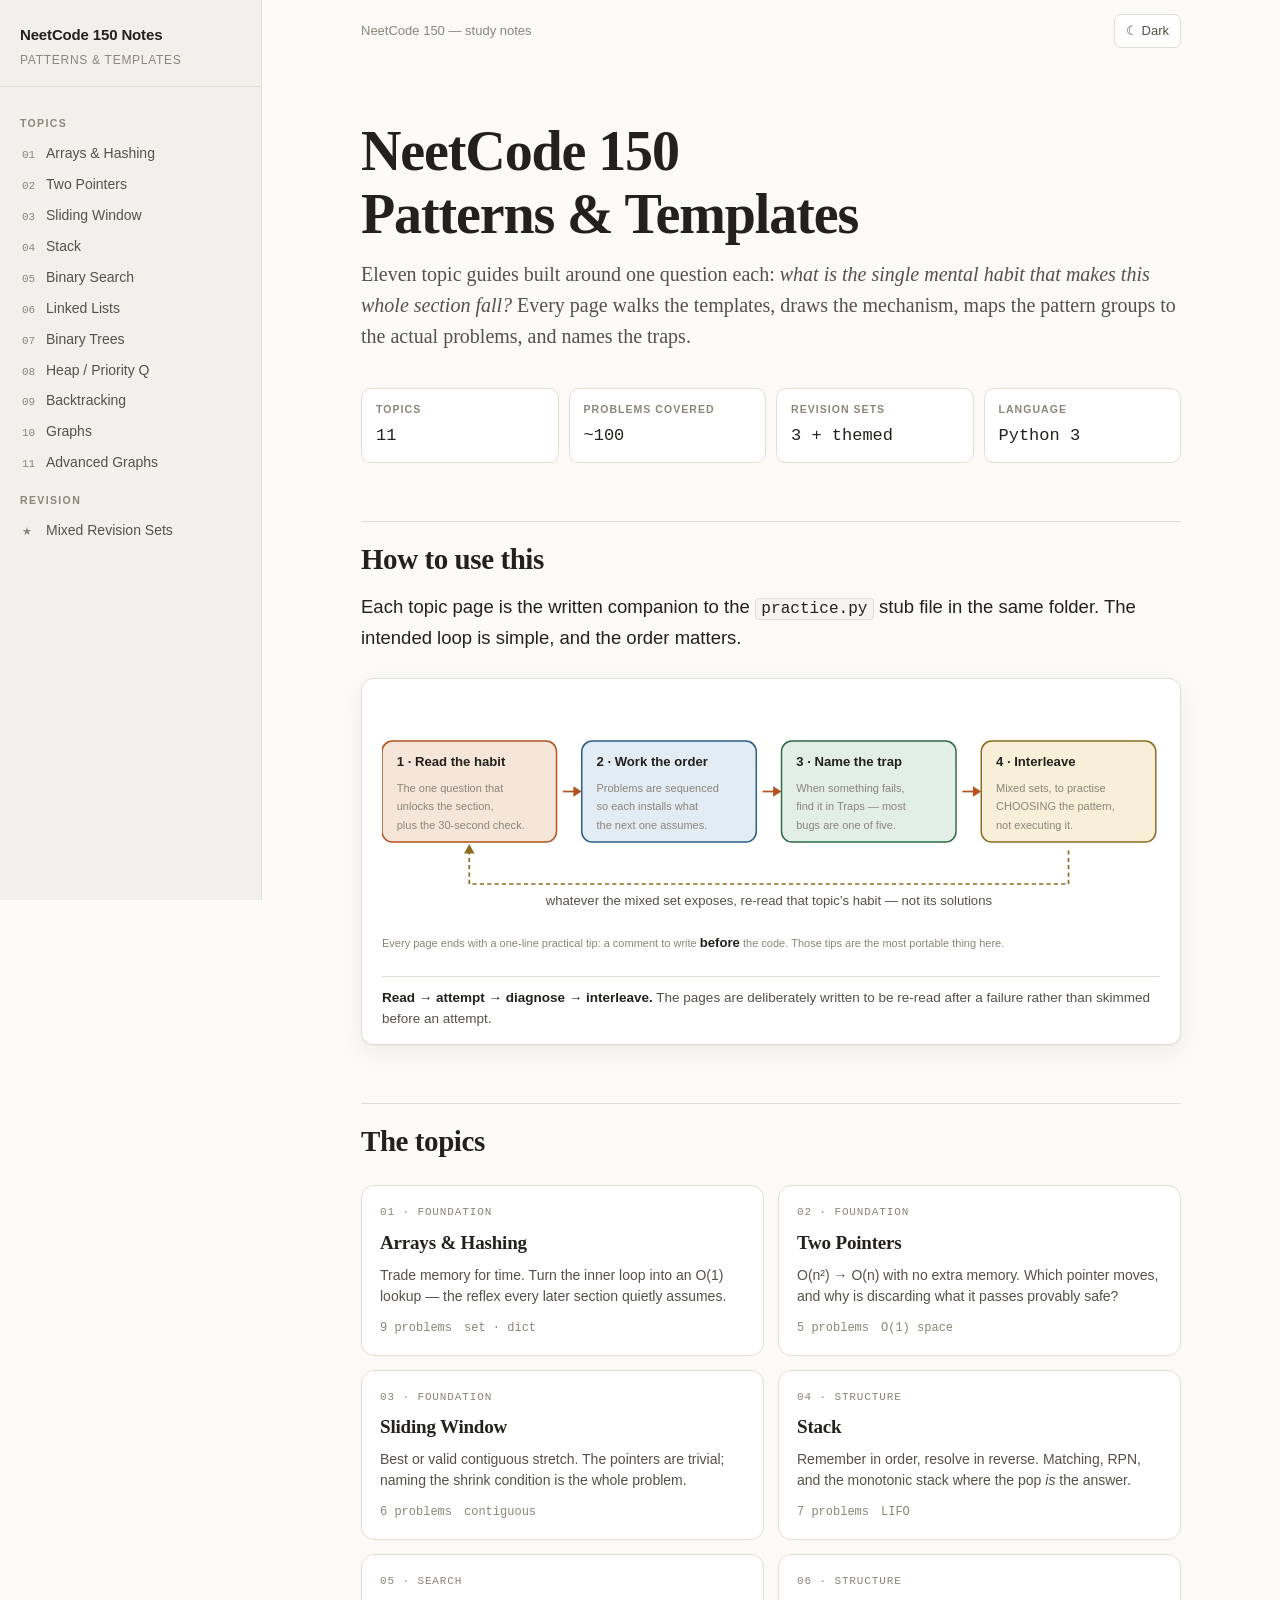
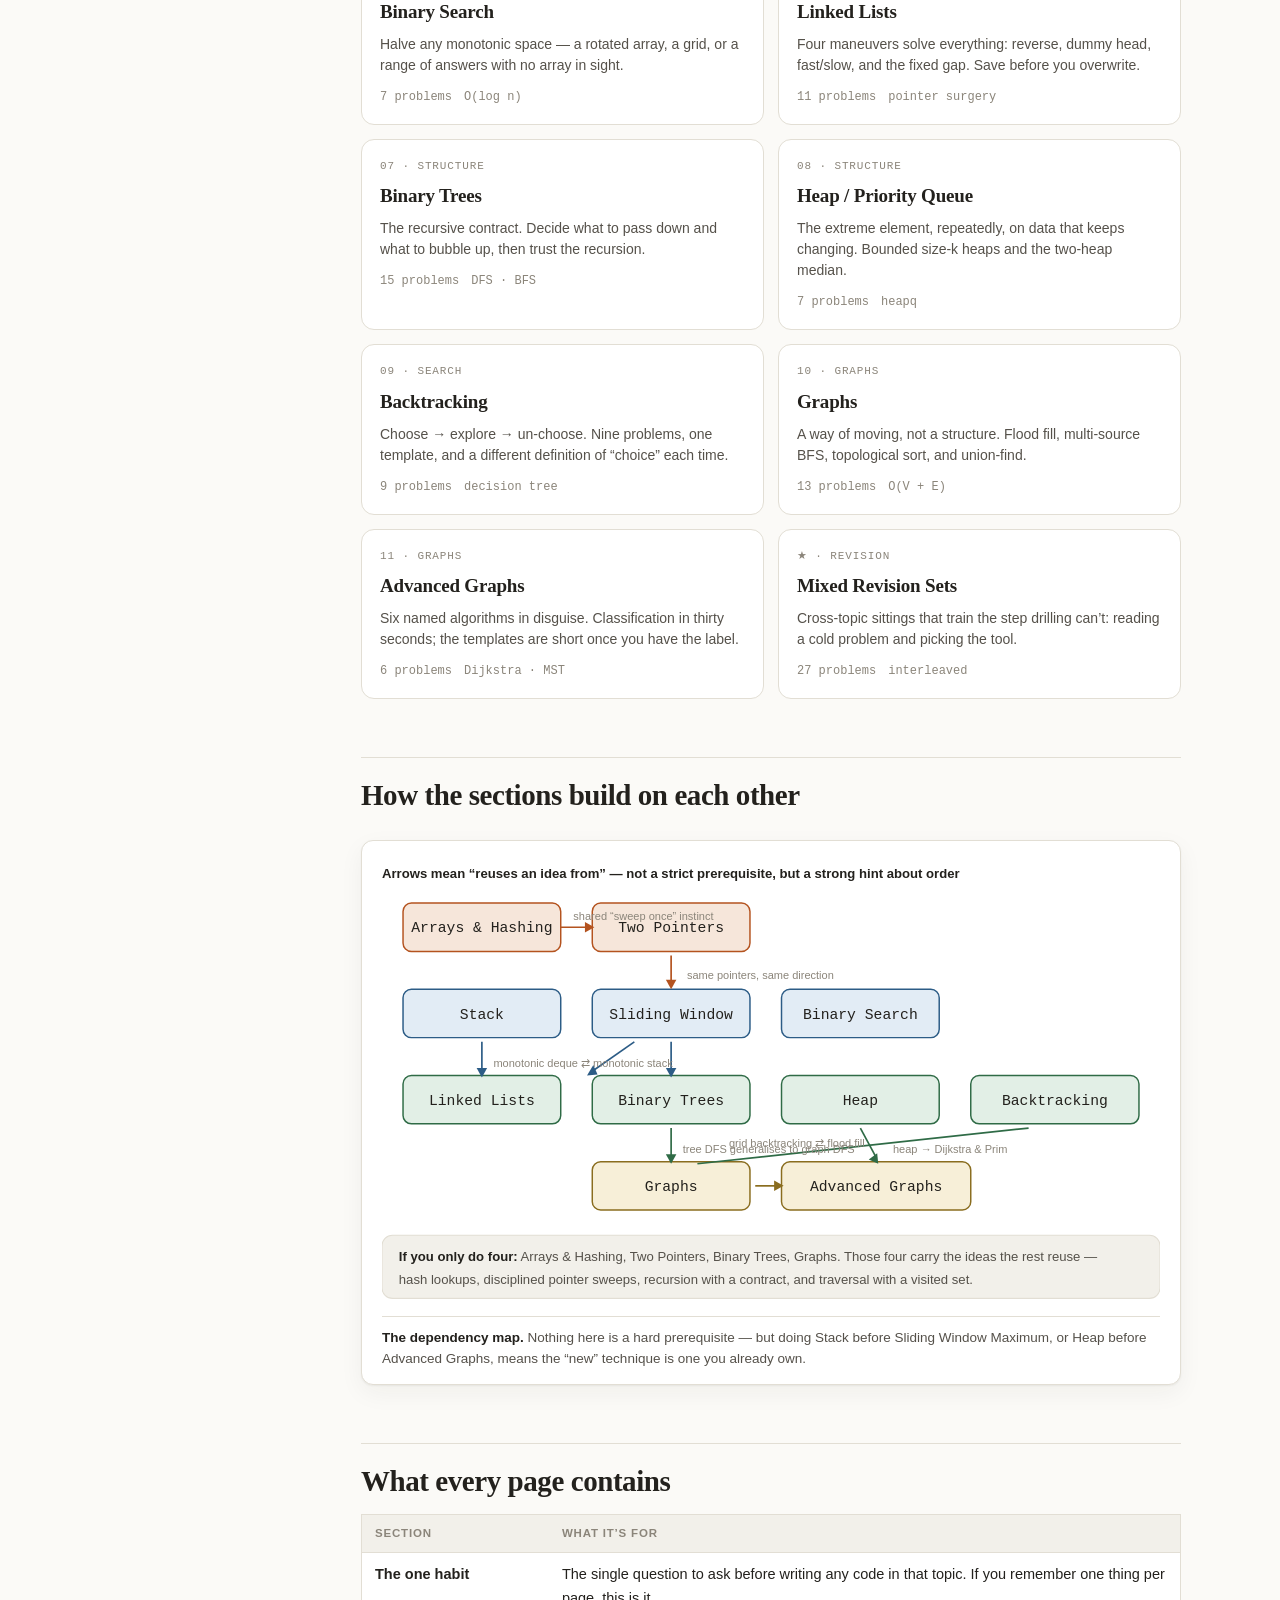
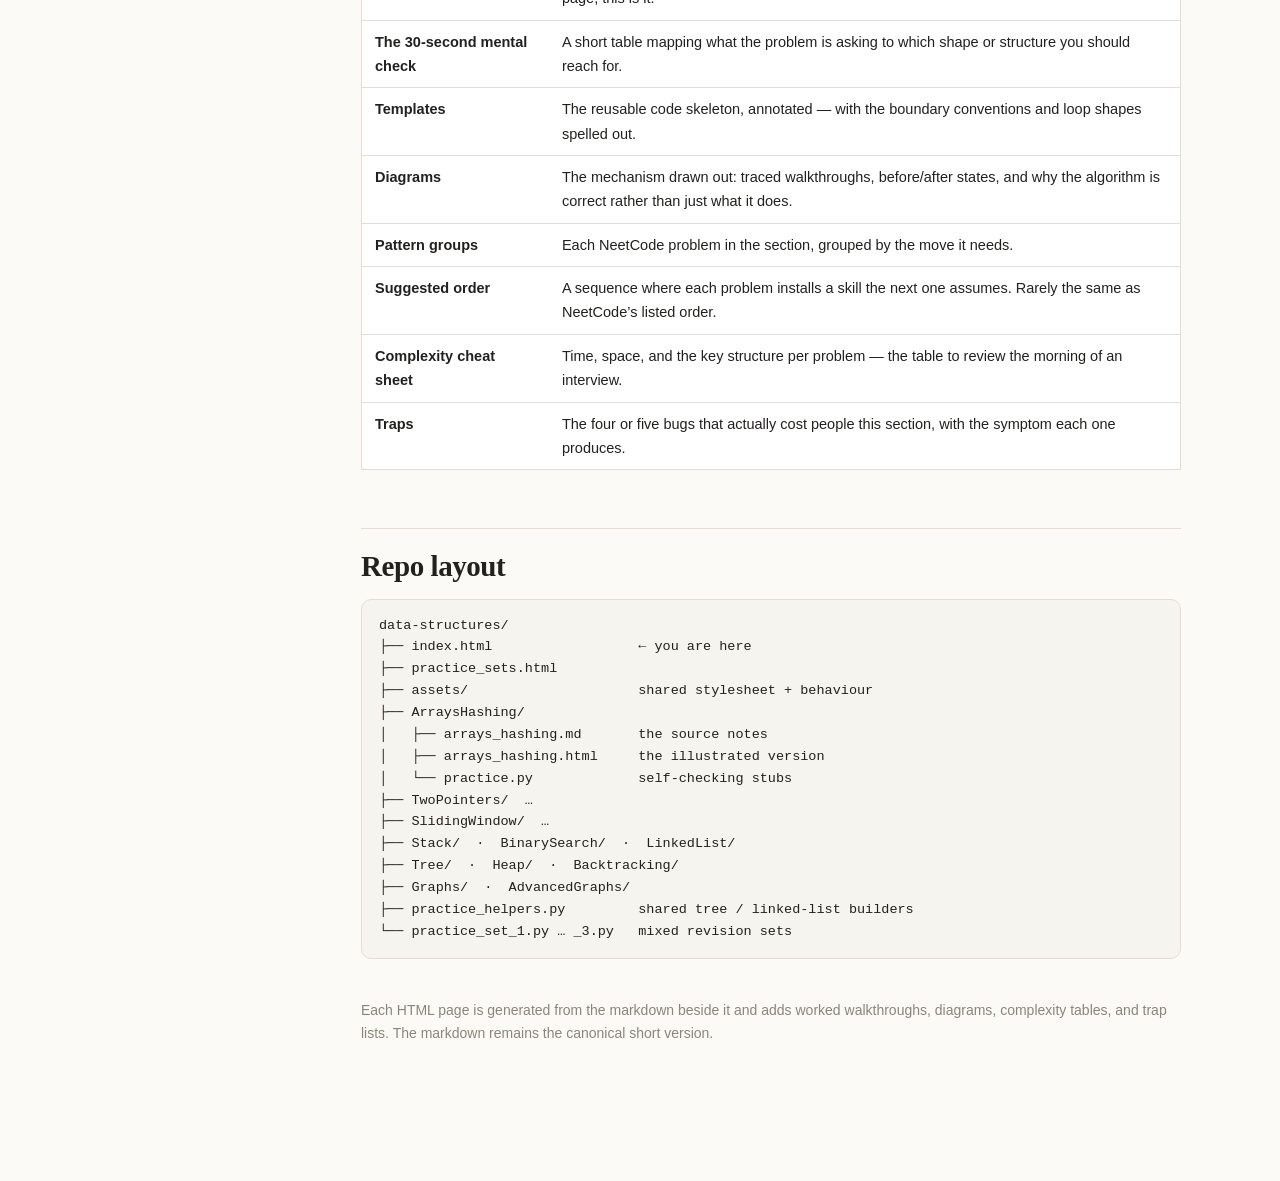
<file: index.html>
<!DOCTYPE html>
<html lang="en">
<head>
<meta charset="utf-8">
<meta name="viewport" content="width=device-width, initial-scale=1">
<title>NeetCode 150 — Patterns &amp; Templates</title>
<link rel="stylesheet" href="assets/style.css">
</head>
<body data-page="" data-root=".">
<div class="layout">
<main class="content">
<article class="article">

<div class="topbar"></div>

<div class="hero">
<h1>NeetCode 150<br>Patterns &amp; Templates</h1>
<p class="deck">Eleven topic guides built around one question each: <em>what is the single mental habit that makes this whole section fall?</em> Every page walks the templates, draws the mechanism, maps the pattern groups to the actual problems, and names the traps.</p>
</div>

<div class="facts">
  <div class="fact"><div class="k">Topics</div><div class="v">11</div></div>
  <div class="fact"><div class="k">Problems covered</div><div class="v">~100</div></div>
  <div class="fact"><div class="k">Revision sets</div><div class="v">3 + themed</div></div>
  <div class="fact"><div class="k">Language</div><div class="v">Python 3</div></div>
</div>

<h2 id="how-to-use-this">How to use this</h2>

<p class="lead-in">Each topic page is the written companion to the <code>practice.py</code> stub file in the same folder. The intended loop is simple, and the order matters.</p>

<figure>
<svg viewBox="0 0 740 250" role="img" aria-label="The study loop: read the habit, attempt the problems in order, then revise with mixed sets">
  <g>
    <rect class="sv-acc" x="0" y="40" width="166" height="96" rx="10"/>
    <text class="capb t-acc" x="14" y="64">1 · Read the habit</text>
    <text class="tiny" x="14" y="88">The one question that</text>
    <text class="tiny" x="14" y="106">unlocks the section,</text>
    <text class="tiny" x="14" y="124">plus the 30-second check.</text>
  </g>
  <path class="s-acc" d="M172 88 L184 88"/><path class="f-acc" d="M190 88 l-8,-5 l0,10 z"/>
  <g>
    <rect class="sv-info" x="190" y="40" width="166" height="96" rx="10"/>
    <text class="capb t-info" x="204" y="64">2 · Work the order</text>
    <text class="tiny" x="204" y="88">Problems are sequenced</text>
    <text class="tiny" x="204" y="106">so each installs what</text>
    <text class="tiny" x="204" y="124">the next one assumes.</text>
  </g>
  <path class="s-acc" d="M362 88 L374 88"/><path class="f-acc" d="M380 88 l-8,-5 l0,10 z"/>
  <g>
    <rect class="sv-good" x="380" y="40" width="166" height="96" rx="10"/>
    <text class="capb t-good" x="394" y="64">3 · Name the trap</text>
    <text class="tiny" x="394" y="88">When something fails,</text>
    <text class="tiny" x="394" y="106">find it in Traps — most</text>
    <text class="tiny" x="394" y="124">bugs are one of five.</text>
  </g>
  <path class="s-acc" d="M552 88 L564 88"/><path class="f-acc" d="M570 88 l-8,-5 l0,10 z"/>
  <g>
    <rect class="sv-warn" x="570" y="40" width="166" height="96" rx="10"/>
    <text class="capb t-warn" x="584" y="64">4 · Interleave</text>
    <text class="tiny" x="584" y="88">Mixed sets, to practise</text>
    <text class="tiny" x="584" y="106">CHOOSING the pattern,</text>
    <text class="tiny" x="584" y="124">not executing it.</text>
  </g>

  <path class="s-warn dash" d="M653 144 L653 176 L83 176 L83 146"/>
  <path class="f-warn" d="M83 138 l-5,9 l10,0 z"/>
  <text class="cap t-warn" x="368" y="196" text-anchor="middle">whatever the mixed set exposes, re-read that topic&#8217;s habit — not its solutions</text>

  <text class="tiny" x="0" y="236">Every page ends with a one-line practical tip: a comment to write <tspan class="capb">before</tspan> the code. Those tips are the most portable thing here.</text>
</svg>
<figcaption><b>Read → attempt → diagnose → interleave.</b> The pages are deliberately written to be re-read after a failure rather than skimmed before an attempt.</figcaption>
</figure>

<h2 id="the-topics">The topics</h2>

<div class="cards">

  <a class="card" href="ArraysHashing/arrays_hashing.html">
    <div class="idx">01 · FOUNDATION</div>
    <h3>Arrays &amp; Hashing</h3>
    <p>Trade memory for time. Turn the inner loop into an O(1) lookup — the reflex every later section quietly assumes.</p>
    <div class="meta"><span>9 problems</span><span>set · dict</span></div>
  </a>

  <a class="card" href="TwoPointers/two_pointers.html">
    <div class="idx">02 · FOUNDATION</div>
    <h3>Two Pointers</h3>
    <p>O(n²) → O(n) with no extra memory. Which pointer moves, and why is discarding what it passes provably safe?</p>
    <div class="meta"><span>5 problems</span><span>O(1) space</span></div>
  </a>

  <a class="card" href="SlidingWindow/sliding_window.html">
    <div class="idx">03 · FOUNDATION</div>
    <h3>Sliding Window</h3>
    <p>Best or valid contiguous stretch. The pointers are trivial; naming the shrink condition is the whole problem.</p>
    <div class="meta"><span>6 problems</span><span>contiguous</span></div>
  </a>

  <a class="card" href="Stack/stack.html">
    <div class="idx">04 · STRUCTURE</div>
    <h3>Stack</h3>
    <p>Remember in order, resolve in reverse. Matching, RPN, and the monotonic stack where the pop <em>is</em> the answer.</p>
    <div class="meta"><span>7 problems</span><span>LIFO</span></div>
  </a>

  <a class="card" href="BinarySearch/binary_search.html">
    <div class="idx">05 · SEARCH</div>
    <h3>Binary Search</h3>
    <p>Halve any monotonic space — a rotated array, a grid, or a range of answers with no array in sight.</p>
    <div class="meta"><span>7 problems</span><span>O(log n)</span></div>
  </a>

  <a class="card" href="LinkedList/linked_list.html">
    <div class="idx">06 · STRUCTURE</div>
    <h3>Linked Lists</h3>
    <p>Four maneuvers solve everything: reverse, dummy head, fast/slow, and the fixed gap. Save before you overwrite.</p>
    <div class="meta"><span>11 problems</span><span>pointer surgery</span></div>
  </a>

  <a class="card" href="Tree/tree.html">
    <div class="idx">07 · STRUCTURE</div>
    <h3>Binary Trees</h3>
    <p>The recursive contract. Decide what to pass down and what to bubble up, then trust the recursion.</p>
    <div class="meta"><span>15 problems</span><span>DFS · BFS</span></div>
  </a>

  <a class="card" href="Heap/heap.html">
    <div class="idx">08 · STRUCTURE</div>
    <h3>Heap / Priority Queue</h3>
    <p>The extreme element, repeatedly, on data that keeps changing. Bounded size-k heaps and the two-heap median.</p>
    <div class="meta"><span>7 problems</span><span>heapq</span></div>
  </a>

  <a class="card" href="Backtracking/backtracking.html">
    <div class="idx">09 · SEARCH</div>
    <h3>Backtracking</h3>
    <p>Choose → explore → un-choose. Nine problems, one template, and a different definition of &ldquo;choice&rdquo; each time.</p>
    <div class="meta"><span>9 problems</span><span>decision tree</span></div>
  </a>

  <a class="card" href="Graphs/graphs.html">
    <div class="idx">10 · GRAPHS</div>
    <h3>Graphs</h3>
    <p>A way of moving, not a structure. Flood fill, multi-source BFS, topological sort, and union-find.</p>
    <div class="meta"><span>13 problems</span><span>O(V + E)</span></div>
  </a>

  <a class="card" href="AdvancedGraphs/advanced_graphs.html">
    <div class="idx">11 · GRAPHS</div>
    <h3>Advanced Graphs</h3>
    <p>Six named algorithms in disguise. Classification in thirty seconds; the templates are short once you have the label.</p>
    <div class="meta"><span>6 problems</span><span>Dijkstra · MST</span></div>
  </a>

  <a class="card" href="practice_sets.html">
    <div class="idx">★ · REVISION</div>
    <h3>Mixed Revision Sets</h3>
    <p>Cross-topic sittings that train the step drilling can&rsquo;t: reading a cold problem and picking the tool.</p>
    <div class="meta"><span>27 problems</span><span>interleaved</span></div>
  </a>

</div>

<h2 id="how-the-sections-build-on-each-other">How the sections build on each other</h2>

<figure>
<svg viewBox="0 0 740 420" role="img" aria-label="Dependency map showing which topics reuse ideas from earlier ones">
  <text class="capb" x="0" y="16">Arrows mean &#8220;reuses an idea from&#8221; — not a strict prerequisite, but a strong hint about order</text>

  <!-- row 1: foundations -->
  <rect class="sv-acc" x="20"  y="40" width="150" height="46" rx="8"/><text class="val" x="95"  y="68" text-anchor="middle">Arrays &amp; Hashing</text>
  <rect class="sv-acc" x="200" y="40" width="150" height="46" rx="8"/><text class="val" x="275" y="68" text-anchor="middle">Two Pointers</text>

  <!-- row 2 -->
  <rect class="sv-info" x="200" y="122" width="150" height="46" rx="8"/><text class="val" x="275" y="150" text-anchor="middle">Sliding Window</text>
  <rect class="sv-info" x="380" y="122" width="150" height="46" rx="8"/><text class="val" x="455" y="150" text-anchor="middle">Binary Search</text>
  <rect class="sv-info" x="20"  y="122" width="150" height="46" rx="8"/><text class="val" x="95"  y="150" text-anchor="middle">Stack</text>

  <!-- row 3 -->
  <rect class="sv-good" x="20"  y="204" width="150" height="46" rx="8"/><text class="val" x="95"  y="232" text-anchor="middle">Linked Lists</text>
  <rect class="sv-good" x="200" y="204" width="150" height="46" rx="8"/><text class="val" x="275" y="232" text-anchor="middle">Binary Trees</text>
  <rect class="sv-good" x="380" y="204" width="150" height="46" rx="8"/><text class="val" x="455" y="232" text-anchor="middle">Heap</text>
  <rect class="sv-good" x="560" y="204" width="160" height="46" rx="8"/><text class="val" x="640" y="232" text-anchor="middle">Backtracking</text>

  <!-- row 4 -->
  <rect class="sv-warn" x="200" y="286" width="150" height="46" rx="8"/><text class="val" x="275" y="314" text-anchor="middle">Graphs</text>
  <rect class="sv-warn" x="380" y="286" width="180" height="46" rx="8"/><text class="val" x="470" y="314" text-anchor="middle">Advanced Graphs</text>

  <!-- edges -->
  <path class="s-acc" d="M275 90 L275 116"/><path class="f-acc" d="M275 122 l-5,-9 l10,0 z"/>
  <path class="s-acc" d="M170 63 L196 63"/><path class="f-acc" d="M202 63 l-9,-5 l0,10 z"/>
  <path class="s-info" d="M95 172 L95 200"/><path class="f-info" d="M95 206 l-5,-9 l10,0 z"/>
  <path class="s-info" d="M240 172 L200 200"/><path class="f-info" d="M195 204 l10,-1 l-4,-9 z"/>
  <path class="s-info" d="M275 172 L275 200"/><path class="f-info" d="M275 206 l-5,-9 l10,0 z"/>
  <path class="s-good" d="M275 254 L275 282"/><path class="f-good" d="M275 288 l-5,-9 l10,0 z"/>
  <path class="s-good" d="M455 254 L470 282"/><path class="f-good" d="M472 288 l-9,-4 l8,-6 z"/>
  <path class="s-good" d="M615 254 L300 288"/>
  <path class="s-warn" d="M355 309 L376 309"/><path class="f-warn" d="M382 309 l-9,-5 l0,10 z"/>

  <text class="tiny t-acc" x="182" y="56">shared &#8220;sweep once&#8221; instinct</text>
  <text class="tiny t-info" x="290" y="112">same pointers, same direction</text>
  <text class="tiny t-info" x="106" y="196">monotonic deque ⇄ monotonic stack</text>
  <text class="tiny t-good" x="286" y="278">tree DFS generalises to graph DFS</text>
  <text class="tiny t-good" x="486" y="278">heap → Dijkstra &amp; Prim</text>
  <text class="tiny" x="330" y="272">grid backtracking ⇄ flood fill</text>

  <rect class="panel" x="0" y="356" width="740" height="60" rx="10"/>
  <text class="cap" x="16" y="380"><tspan class="capb">If you only do four:</tspan> Arrays &amp; Hashing, Two Pointers, Binary Trees, Graphs. Those four carry the ideas the rest reuse —</text>
  <text class="cap" x="16" y="402">hash lookups, disciplined pointer sweeps, recursion with a contract, and traversal with a visited set.</text>
</svg>
<figcaption><b>The dependency map.</b> Nothing here is a hard prerequisite &mdash; but doing Stack before Sliding Window Maximum, or Heap before Advanced Graphs, means the &ldquo;new&rdquo; technique is one you already own.</figcaption>
</figure>

<h2 id="what-every-page-contains">What every page contains</h2>

<div class="table-wrap">
<table>
<thead><tr><th>Section</th><th>What it&rsquo;s for</th></tr></thead>
<tbody>
<tr><td><b>The one habit</b></td><td>The single question to ask before writing any code in that topic. If you remember one thing per page, this is it.</td></tr>
<tr><td><b>The 30-second mental check</b></td><td>A short table mapping what the problem is asking to which shape or structure you should reach for.</td></tr>
<tr><td><b>Templates</b></td><td>The reusable code skeleton, annotated — with the boundary conventions and loop shapes spelled out.</td></tr>
<tr><td><b>Diagrams</b></td><td>The mechanism drawn out: traced walkthroughs, before/after states, and why the algorithm is correct rather than just what it does.</td></tr>
<tr><td><b>Pattern groups</b></td><td>Each NeetCode problem in the section, grouped by the move it needs.</td></tr>
<tr><td><b>Suggested order</b></td><td>A sequence where each problem installs a skill the next one assumes. Rarely the same as NeetCode&rsquo;s listed order.</td></tr>
<tr><td><b>Complexity cheat sheet</b></td><td>Time, space, and the key structure per problem — the table to review the morning of an interview.</td></tr>
<tr><td><b>Traps</b></td><td>The four or five bugs that actually cost people this section, with the symptom each one produces.</td></tr>
</tbody>
</table>
</div>

<h2 id="repo-layout">Repo layout</h2>

<pre class="no-hl"><code>data-structures/
├── index.html                  ← you are here
├── practice_sets.html
├── assets/                     shared stylesheet + behaviour
├── ArraysHashing/
│   ├── arrays_hashing.md       the source notes
│   ├── arrays_hashing.html     the illustrated version
│   └── practice.py             self-checking stubs
├── TwoPointers/  …
├── SlidingWindow/  …
├── Stack/  ·  BinarySearch/  ·  LinkedList/
├── Tree/  ·  Heap/  ·  Backtracking/
├── Graphs/  ·  AdvancedGraphs/
├── practice_helpers.py         shared tree / linked-list builders
└── practice_set_1.py … _3.py   mixed revision sets
</code></pre>

<p style="color:var(--ink-faint);font-size:14px;margin-top:40px">Each HTML page is generated from the markdown beside it and adds worked walkthroughs, diagrams, complexity tables, and trap lists. The markdown remains the canonical short version.</p>

</article>
</main>
</div>
<script src="assets/site.js"></script>
</body>
</html>
</file>
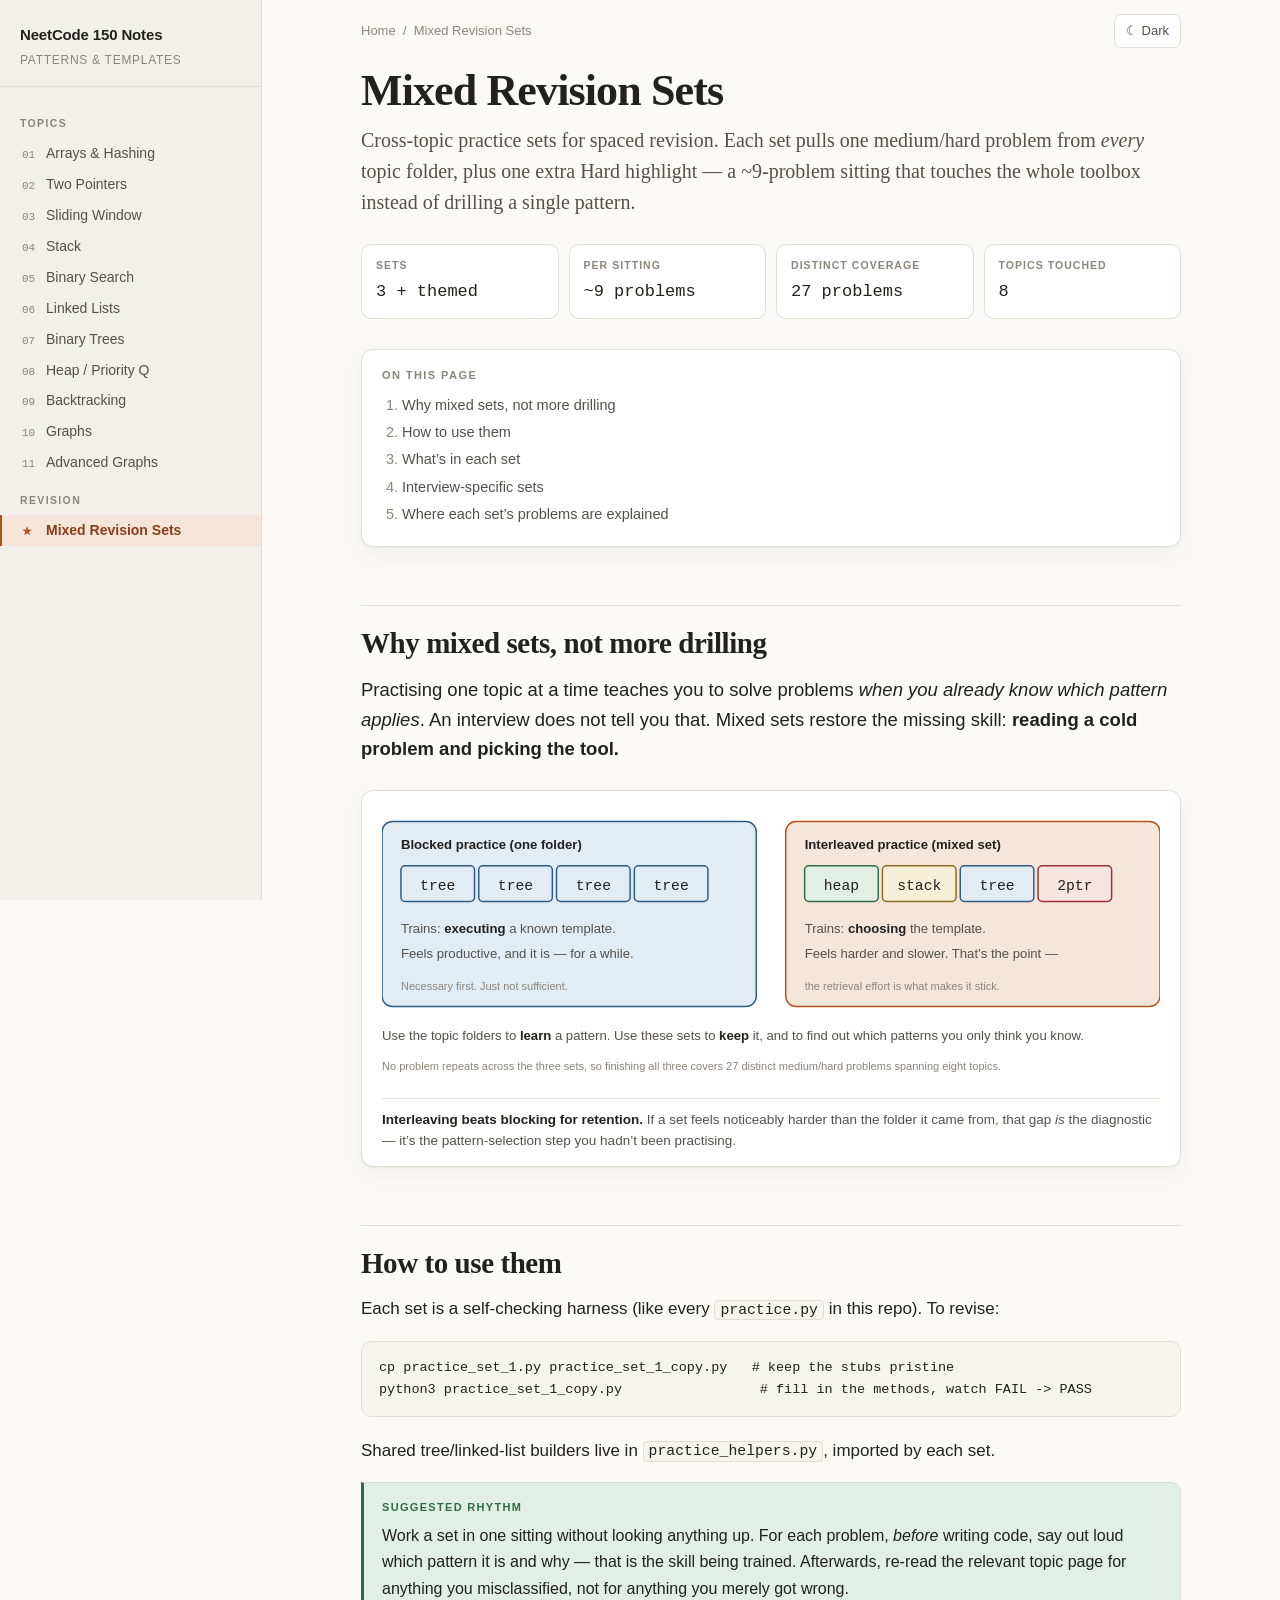
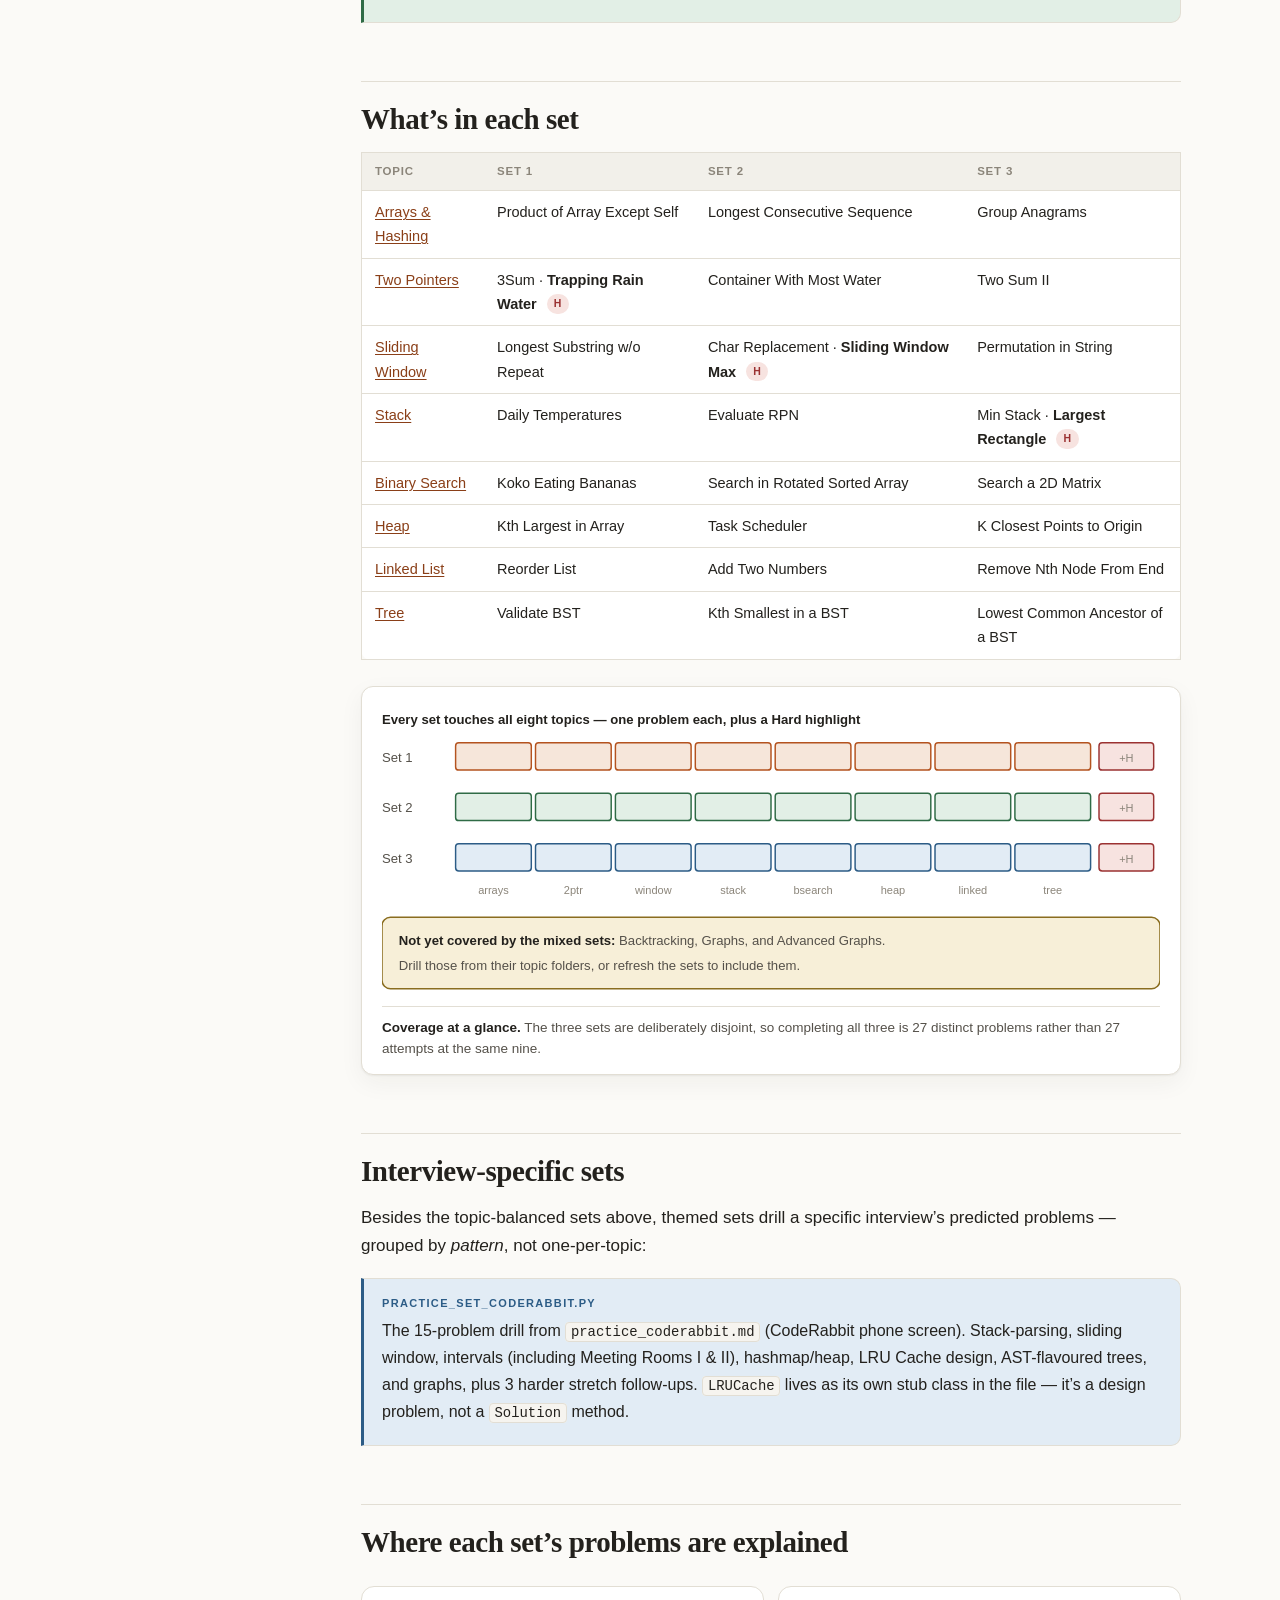
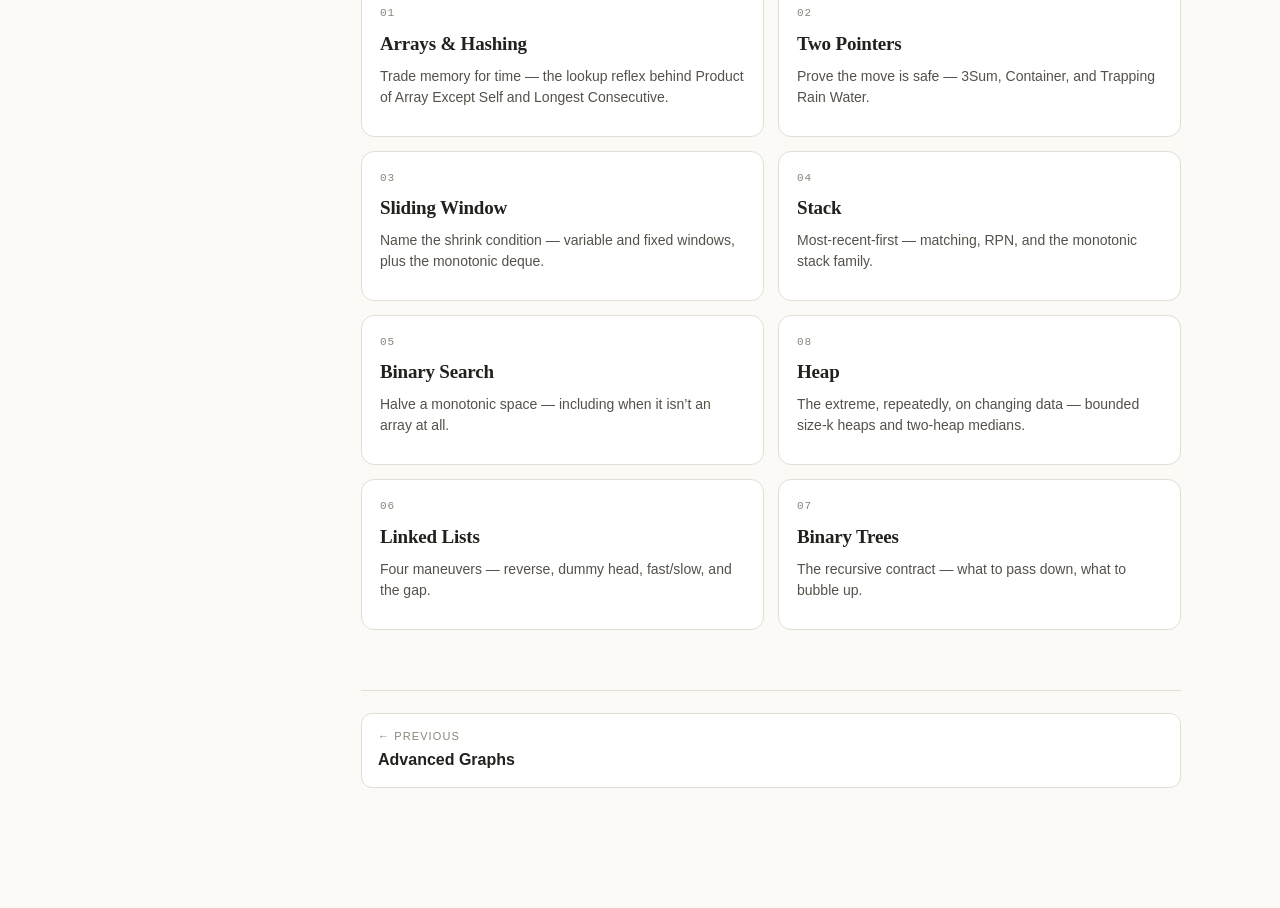
<file: practice_sets.html>
<!DOCTYPE html>
<html lang="en">
<head>
<meta charset="utf-8">
<meta name="viewport" content="width=device-width, initial-scale=1">
<title>Mixed Revision Sets — NeetCode 150 Notes</title>
<link rel="stylesheet" href="assets/style.css">
</head>
<body data-page="sets" data-root=".">
<div class="layout">
<main class="content">
<article class="article">

<div class="topbar"></div>

<h1>Mixed Revision Sets</h1>
<p class="deck">Cross-topic practice sets for spaced revision. Each set pulls one medium/hard problem from <em>every</em> topic folder, plus one extra Hard highlight &mdash; a ~9-problem sitting that touches the whole toolbox instead of drilling a single pattern.</p>

<div class="facts">
  <div class="fact"><div class="k">Sets</div><div class="v">3 + themed</div></div>
  <div class="fact"><div class="k">Per sitting</div><div class="v">~9 problems</div></div>
  <div class="fact"><div class="k">Distinct coverage</div><div class="v">27 problems</div></div>
  <div class="fact"><div class="k">Topics touched</div><div class="v">8</div></div>
</div>

<div class="toc"></div>

<h2>Why mixed sets, not more drilling</h2>

<p class="lead-in">Practising one topic at a time teaches you to solve problems <em>when you already know which pattern applies</em>. An interview does not tell you that. Mixed sets restore the missing skill: <strong>reading a cold problem and picking the tool.</strong></p>

<figure>
<svg viewBox="0 0 740 260" role="img" aria-label="Blocked practice versus interleaved practice and what each one trains">
  <rect class="sv-info" x="0" y="10" width="356" height="176" rx="10"/>
  <text class="capb t-info" x="18" y="36">Blocked practice (one folder)</text>
  <g>
    <rect class="sv-info" x="18" y="52" width="70" height="34" rx="4"/><text class="val" x="53"  y="75" text-anchor="middle">tree</text>
    <rect class="sv-info" x="92" y="52" width="70" height="34" rx="4"/><text class="val" x="127" y="75" text-anchor="middle">tree</text>
    <rect class="sv-info" x="166" y="52" width="70" height="34" rx="4"/><text class="val" x="201" y="75" text-anchor="middle">tree</text>
    <rect class="sv-info" x="240" y="52" width="70" height="34" rx="4"/><text class="val" x="275" y="75" text-anchor="middle">tree</text>
  </g>
  <text class="cap" x="18" y="116">Trains: <tspan class="capb">executing</tspan> a known template.</text>
  <text class="cap" x="18" y="140">Feels productive, and it is — for a while.</text>
  <text class="tiny t-info" x="18" y="170">Necessary first. Just not sufficient.</text>

  <rect class="sv-acc" x="384" y="10" width="356" height="176" rx="10"/>
  <text class="capb t-acc" x="402" y="36">Interleaved practice (mixed set)</text>
  <g>
    <rect class="sv-good" x="402" y="52" width="70" height="34" rx="4"/><text class="val" x="437" y="75" text-anchor="middle">heap</text>
    <rect class="sv-warn" x="476" y="52" width="70" height="34" rx="4"/><text class="val" x="511" y="75" text-anchor="middle">stack</text>
    <rect class="sv-info" x="550" y="52" width="70" height="34" rx="4"/><text class="val" x="585" y="75" text-anchor="middle">tree</text>
    <rect class="sv-bad" x="624" y="52" width="70" height="34" rx="4"/><text class="val" x="659" y="75" text-anchor="middle">2ptr</text>
  </g>
  <text class="cap" x="402" y="116">Trains: <tspan class="capb">choosing</tspan> the template.</text>
  <text class="cap" x="402" y="140">Feels harder and slower. That&#8217;s the point —</text>
  <text class="tiny t-acc" x="402" y="170">the retrieval effort is what makes it stick.</text>

  <text class="cap" x="0" y="218">Use the topic folders to <tspan class="capb">learn</tspan> a pattern. Use these sets to <tspan class="capb">keep</tspan> it, and to find out which patterns you only think you know.</text>
  <text class="tiny" x="0" y="246">No problem repeats across the three sets, so finishing all three covers 27 distinct medium/hard problems spanning eight topics.</text>
</svg>
<figcaption><b>Interleaving beats blocking for retention.</b> If a set feels noticeably harder than the folder it came from, that gap <em>is</em> the diagnostic &mdash; it&rsquo;s the pattern-selection step you hadn&rsquo;t been practising.</figcaption>
</figure>

<h2>How to use them</h2>

<p>Each set is a self-checking harness (like every <code>practice.py</code> in this repo). To revise:</p>

<pre class="no-hl"><code>cp practice_set_1.py practice_set_1_copy.py   # keep the stubs pristine
python3 practice_set_1_copy.py                 # fill in the methods, watch FAIL -&gt; PASS
</code></pre>

<p>Shared tree/linked-list builders live in <code>practice_helpers.py</code>, imported by each set.</p>

<div class="callout tip">
  <span class="ct">Suggested rhythm</span>
  <p>Work a set in one sitting without looking anything up. For each problem, <em>before</em> writing code, say out loud which pattern it is and why &mdash; that is the skill being trained. Afterwards, re-read the relevant topic page for anything you misclassified, not for anything you merely got wrong.</p>
</div>

<h2>What&rsquo;s in each set</h2>

<div class="table-wrap">
<table>
<thead><tr><th>Topic</th><th>Set 1</th><th>Set 2</th><th>Set 3</th></tr></thead>
<tbody>
<tr><td><a href="ArraysHashing/arrays_hashing.html">Arrays &amp; Hashing</a></td><td>Product of Array Except Self</td><td>Longest Consecutive Sequence</td><td>Group Anagrams</td></tr>
<tr><td><a href="TwoPointers/two_pointers.html">Two Pointers</a></td><td>3Sum · <b>Trapping Rain Water</b> <span class="tag hard">H</span></td><td>Container With Most Water</td><td>Two Sum II</td></tr>
<tr><td><a href="SlidingWindow/sliding_window.html">Sliding Window</a></td><td>Longest Substring w/o Repeat</td><td>Char Replacement · <b>Sliding Window Max</b> <span class="tag hard">H</span></td><td>Permutation in String</td></tr>
<tr><td><a href="Stack/stack.html">Stack</a></td><td>Daily Temperatures</td><td>Evaluate RPN</td><td>Min Stack · <b>Largest Rectangle</b> <span class="tag hard">H</span></td></tr>
<tr><td><a href="BinarySearch/binary_search.html">Binary Search</a></td><td>Koko Eating Bananas</td><td>Search in Rotated Sorted Array</td><td>Search a 2D Matrix</td></tr>
<tr><td><a href="Heap/heap.html">Heap</a></td><td>Kth Largest in Array</td><td>Task Scheduler</td><td>K Closest Points to Origin</td></tr>
<tr><td><a href="LinkedList/linked_list.html">Linked List</a></td><td>Reorder List</td><td>Add Two Numbers</td><td>Remove Nth Node From End</td></tr>
<tr><td><a href="Tree/tree.html">Tree</a></td><td>Validate BST</td><td>Kth Smallest in a BST</td><td>Lowest Common Ancestor of a BST</td></tr>
</tbody>
</table>
</div>

<figure>
<svg viewBox="0 0 740 272" role="img" aria-label="Coverage map showing which topics each of the three sets touches">
  <text class="capb" x="0" y="16">Every set touches all eight topics — one problem each, plus a Hard highlight</text>

  <text class="cap" x="0" y="52">Set 1</text>
  <g transform="translate(70,34)">
    <rect class="sv-acc" x="0"   y="0" width="72" height="26" rx="3"/><rect class="sv-acc" x="76"  y="0" width="72" height="26" rx="3"/>
    <rect class="sv-acc" x="152" y="0" width="72" height="26" rx="3"/><rect class="sv-acc" x="228" y="0" width="72" height="26" rx="3"/>
    <rect class="sv-acc" x="304" y="0" width="72" height="26" rx="3"/><rect class="sv-acc" x="380" y="0" width="72" height="26" rx="3"/>
    <rect class="sv-acc" x="456" y="0" width="72" height="26" rx="3"/><rect class="sv-acc" x="532" y="0" width="72" height="26" rx="3"/>
    <rect class="sv-bad" x="612" y="0" width="52" height="26" rx="3"/><text class="tiny" x="638" y="18" text-anchor="middle">+H</text>
  </g>

  <text class="cap" x="0" y="100">Set 2</text>
  <g transform="translate(70,82)">
    <rect class="sv-good" x="0"   y="0" width="72" height="26" rx="3"/><rect class="sv-good" x="76"  y="0" width="72" height="26" rx="3"/>
    <rect class="sv-good" x="152" y="0" width="72" height="26" rx="3"/><rect class="sv-good" x="228" y="0" width="72" height="26" rx="3"/>
    <rect class="sv-good" x="304" y="0" width="72" height="26" rx="3"/><rect class="sv-good" x="380" y="0" width="72" height="26" rx="3"/>
    <rect class="sv-good" x="456" y="0" width="72" height="26" rx="3"/><rect class="sv-good" x="532" y="0" width="72" height="26" rx="3"/>
    <rect class="sv-bad" x="612" y="0" width="52" height="26" rx="3"/><text class="tiny" x="638" y="18" text-anchor="middle">+H</text>
  </g>

  <text class="cap" x="0" y="148">Set 3</text>
  <g transform="translate(70,130)">
    <rect class="sv-info" x="0"   y="0" width="72" height="26" rx="3"/><rect class="sv-info" x="76"  y="0" width="72" height="26" rx="3"/>
    <rect class="sv-info" x="152" y="0" width="72" height="26" rx="3"/><rect class="sv-info" x="228" y="0" width="72" height="26" rx="3"/>
    <rect class="sv-info" x="304" y="0" width="72" height="26" rx="3"/><rect class="sv-info" x="380" y="0" width="72" height="26" rx="3"/>
    <rect class="sv-info" x="456" y="0" width="72" height="26" rx="3"/><rect class="sv-info" x="532" y="0" width="72" height="26" rx="3"/>
    <rect class="sv-bad" x="612" y="0" width="52" height="26" rx="3"/><text class="tiny" x="638" y="18" text-anchor="middle">+H</text>
  </g>

  <g transform="translate(70,166)">
    <text class="tiny" x="36"  y="12" text-anchor="middle">arrays</text>
    <text class="tiny" x="112" y="12" text-anchor="middle">2ptr</text>
    <text class="tiny" x="188" y="12" text-anchor="middle">window</text>
    <text class="tiny" x="264" y="12" text-anchor="middle">stack</text>
    <text class="tiny" x="340" y="12" text-anchor="middle">bsearch</text>
    <text class="tiny" x="416" y="12" text-anchor="middle">heap</text>
    <text class="tiny" x="492" y="12" text-anchor="middle">linked</text>
    <text class="tiny" x="568" y="12" text-anchor="middle">tree</text>
  </g>

  <rect class="sv-warn" x="0" y="200" width="740" height="68" rx="8"/>
  <text class="cap" x="16" y="226"><tspan class="capb">Not yet covered by the mixed sets:</tspan> Backtracking, Graphs, and Advanced Graphs.</text>
  <text class="cap" x="16" y="250">Drill those from their topic folders, or refresh the sets to include them.</text>
</svg>
<figcaption><b>Coverage at a glance.</b> The three sets are deliberately disjoint, so completing all three is 27 distinct problems rather than 27 attempts at the same nine.</figcaption>
</figure>

<h2>Interview-specific sets</h2>

<p>Besides the topic-balanced sets above, themed sets drill a specific interview&rsquo;s predicted problems &mdash; grouped by <em>pattern</em>, not one-per-topic:</p>

<div class="callout note">
  <span class="ct">practice_set_coderabbit.py</span>
  <p>The 15-problem drill from <code>practice_coderabbit.md</code> (CodeRabbit phone screen). Stack-parsing, sliding window, intervals (including Meeting Rooms I &amp; II), hashmap/heap, LRU Cache design, AST-flavoured trees, and graphs, plus 3 harder stretch follow-ups. <code>LRUCache</code> lives as its own stub class in the file &mdash; it&rsquo;s a design problem, not a <code>Solution</code> method.</p>
</div>

<h2>Where each set&rsquo;s problems are explained</h2>

<div class="cards">
  <a class="card" href="ArraysHashing/arrays_hashing.html"><div class="idx">01</div><h3>Arrays &amp; Hashing</h3><p>Trade memory for time — the lookup reflex behind Product of Array Except Self and Longest Consecutive.</p></a>
  <a class="card" href="TwoPointers/two_pointers.html"><div class="idx">02</div><h3>Two Pointers</h3><p>Prove the move is safe — 3Sum, Container, and Trapping Rain Water.</p></a>
  <a class="card" href="SlidingWindow/sliding_window.html"><div class="idx">03</div><h3>Sliding Window</h3><p>Name the shrink condition — variable and fixed windows, plus the monotonic deque.</p></a>
  <a class="card" href="Stack/stack.html"><div class="idx">04</div><h3>Stack</h3><p>Most-recent-first — matching, RPN, and the monotonic stack family.</p></a>
  <a class="card" href="BinarySearch/binary_search.html"><div class="idx">05</div><h3>Binary Search</h3><p>Halve a monotonic space — including when it isn&rsquo;t an array at all.</p></a>
  <a class="card" href="Heap/heap.html"><div class="idx">08</div><h3>Heap</h3><p>The extreme, repeatedly, on changing data — bounded size-k heaps and two-heap medians.</p></a>
  <a class="card" href="LinkedList/linked_list.html"><div class="idx">06</div><h3>Linked Lists</h3><p>Four maneuvers — reverse, dummy head, fast/slow, and the gap.</p></a>
  <a class="card" href="Tree/tree.html"><div class="idx">07</div><h3>Binary Trees</h3><p>The recursive contract — what to pass down, what to bubble up.</p></a>
</div>

<div class="pager"></div>
</article>
</main>
</div>
<script src="assets/site.js"></script>
</body>
</html>
</file>
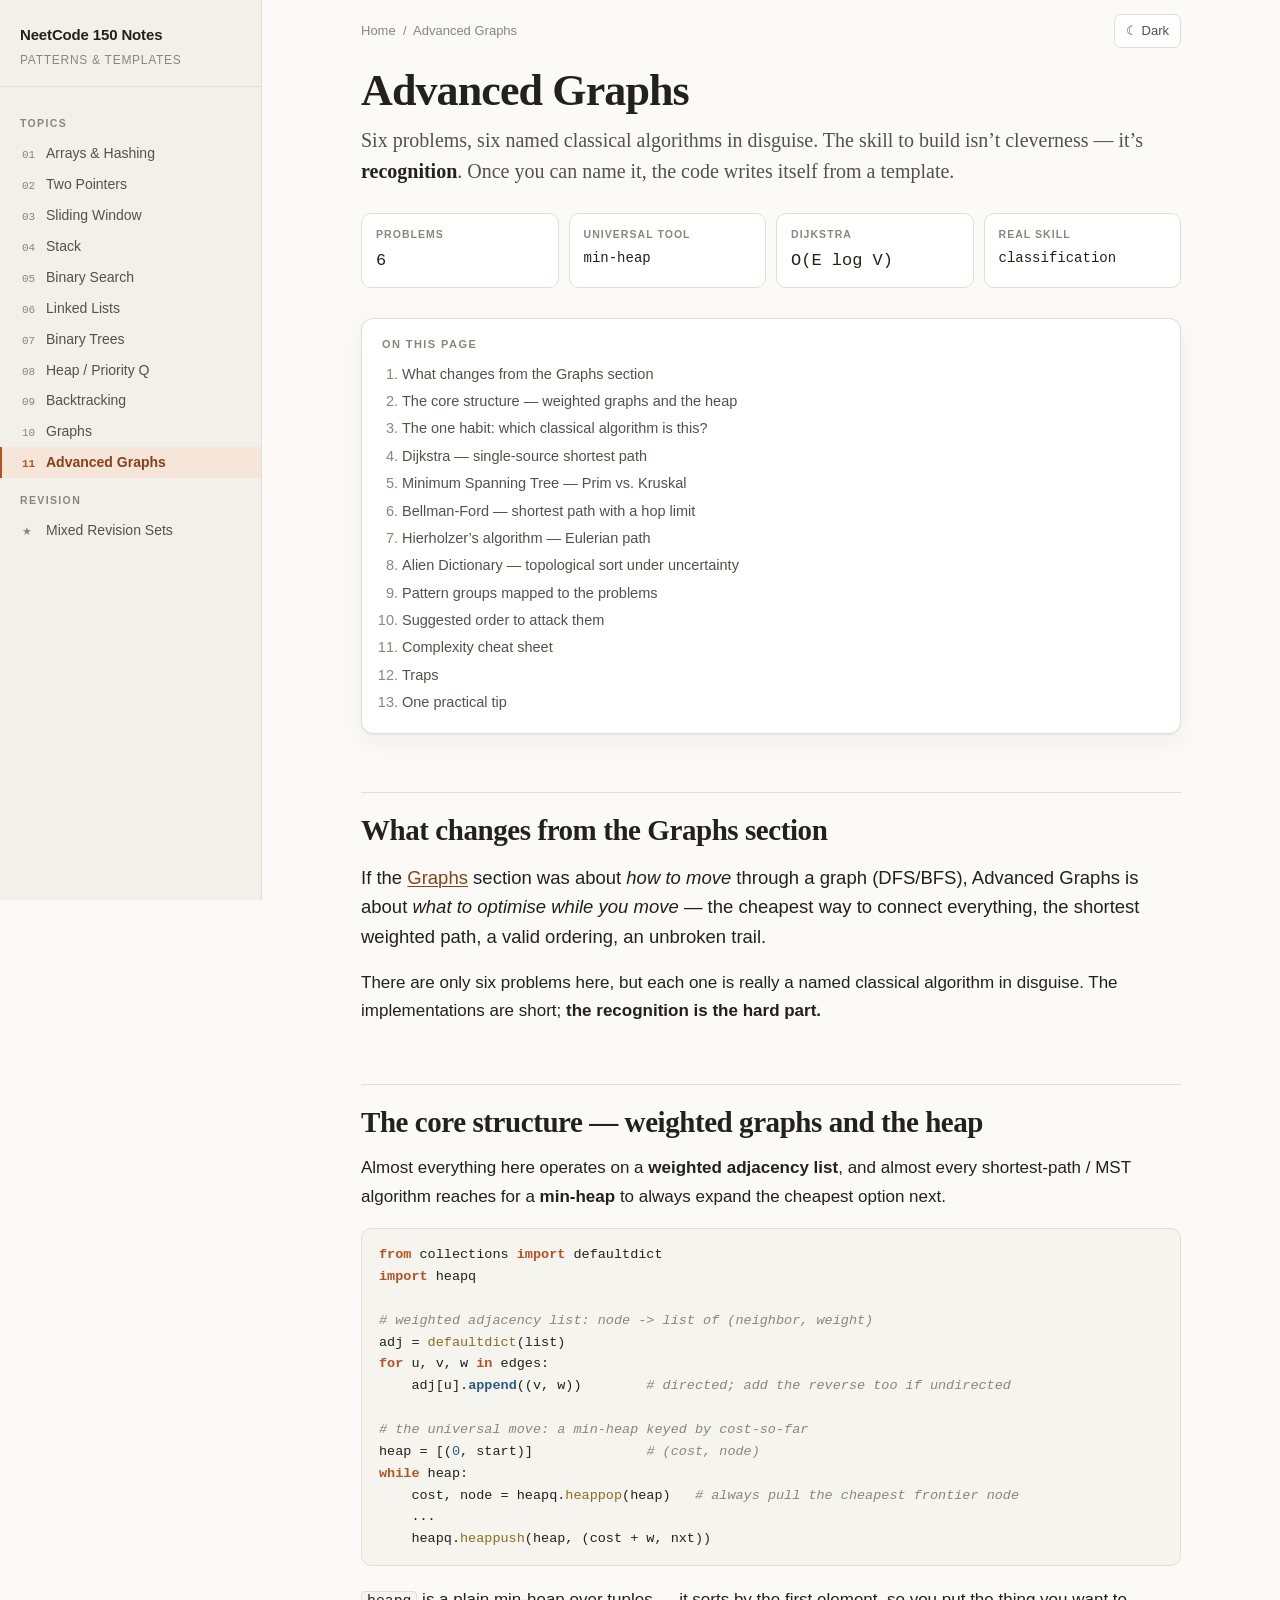
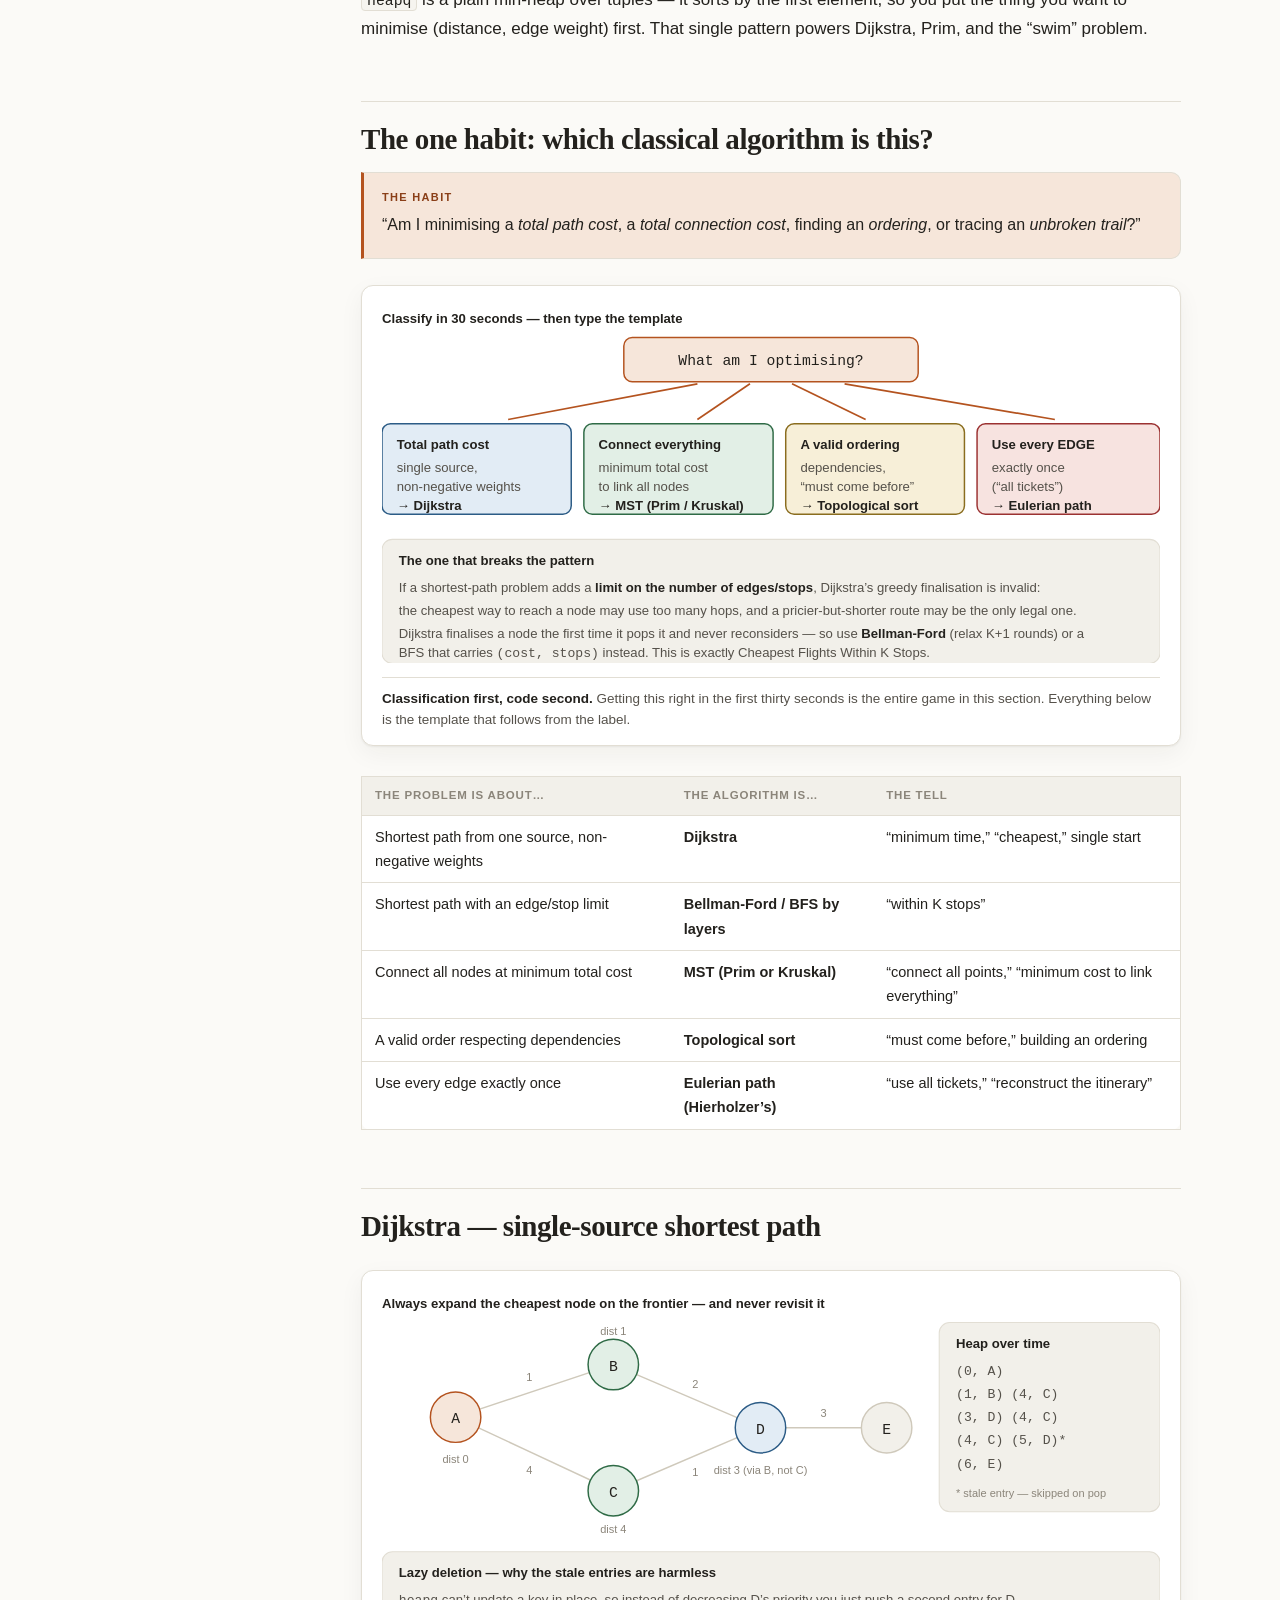
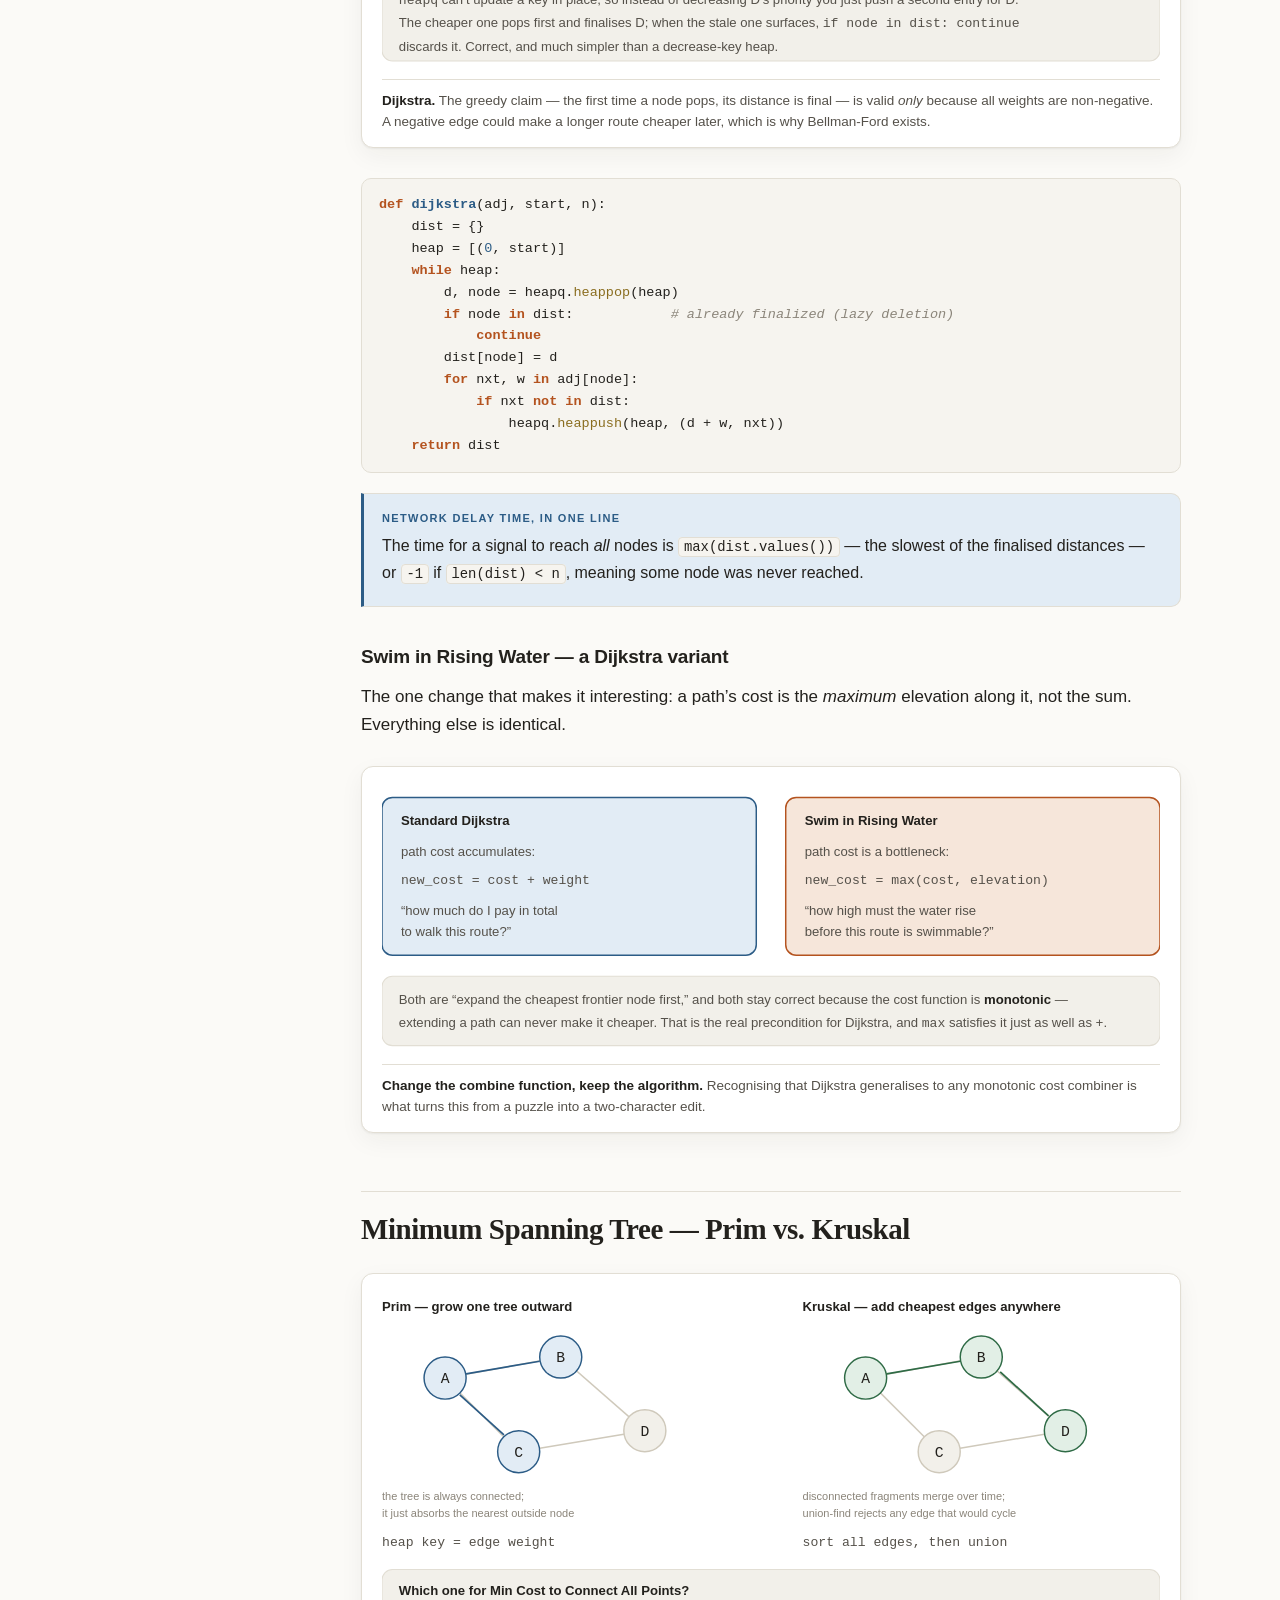
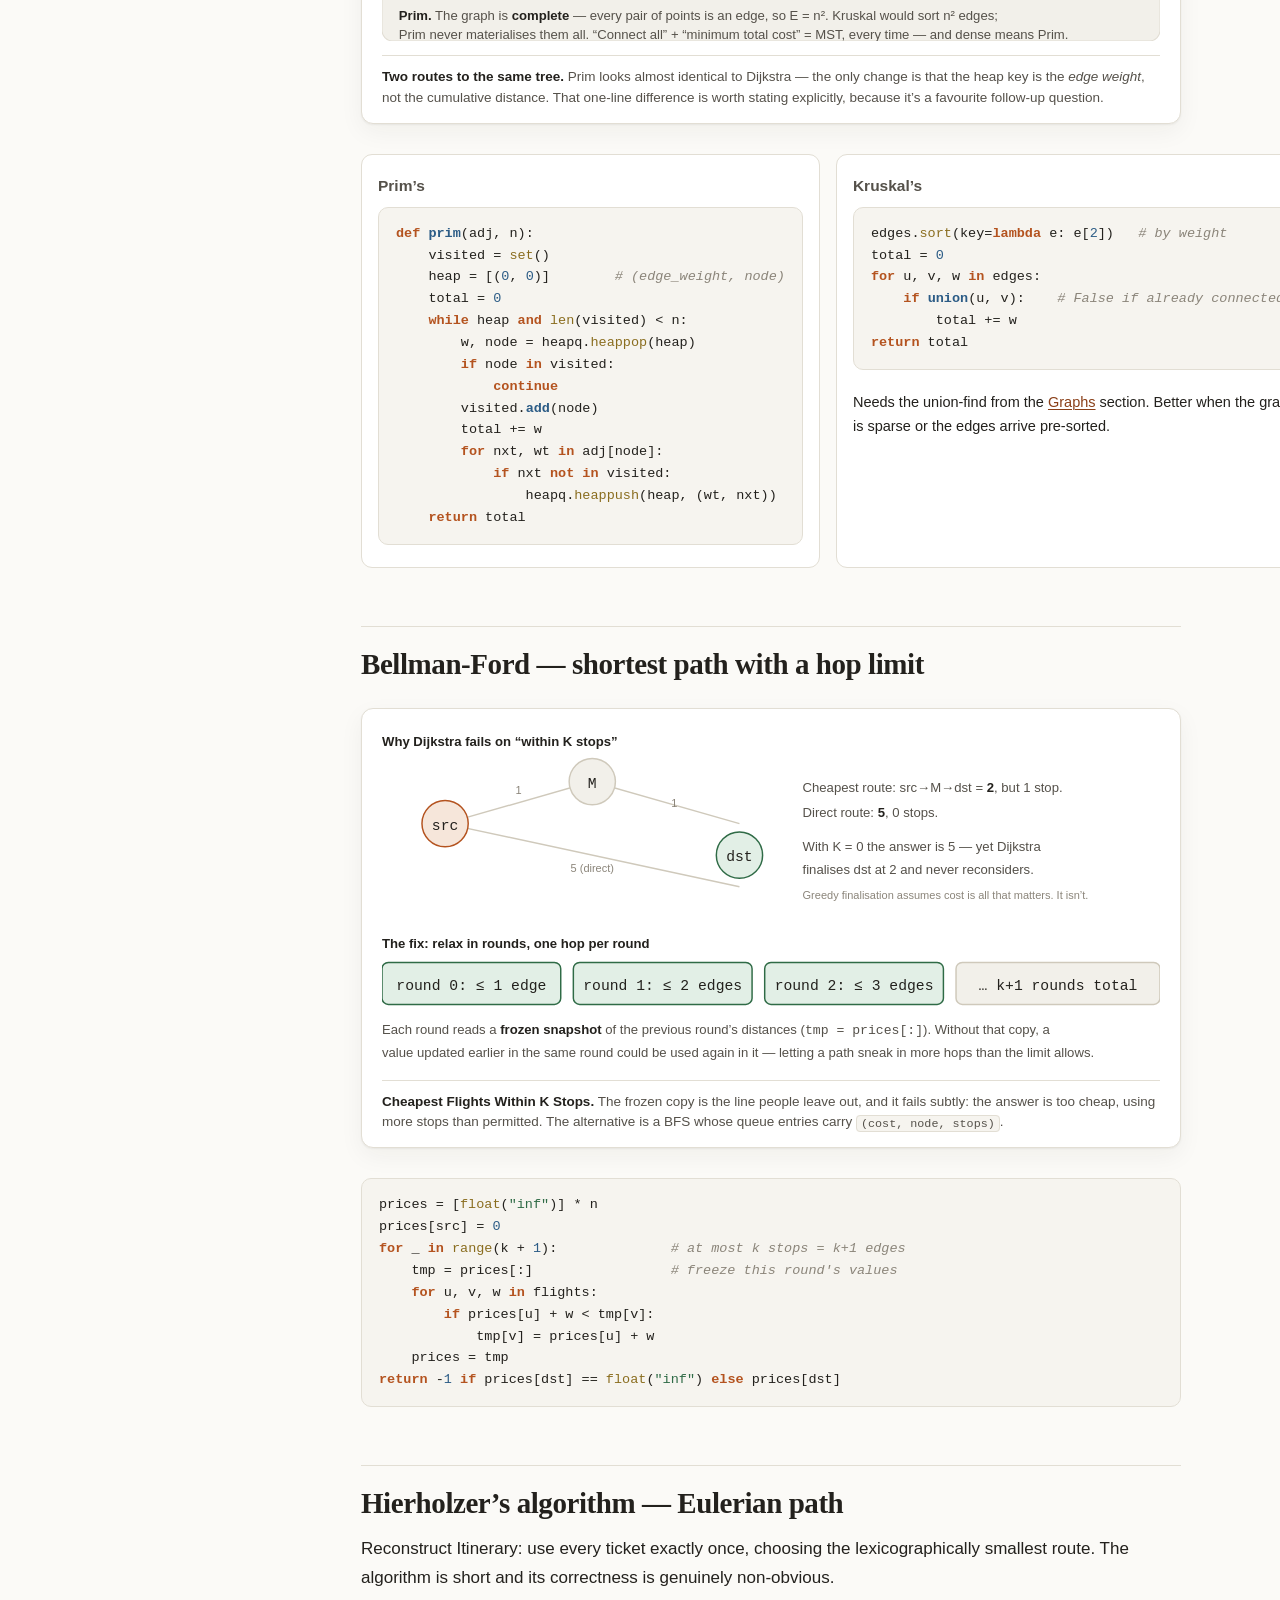
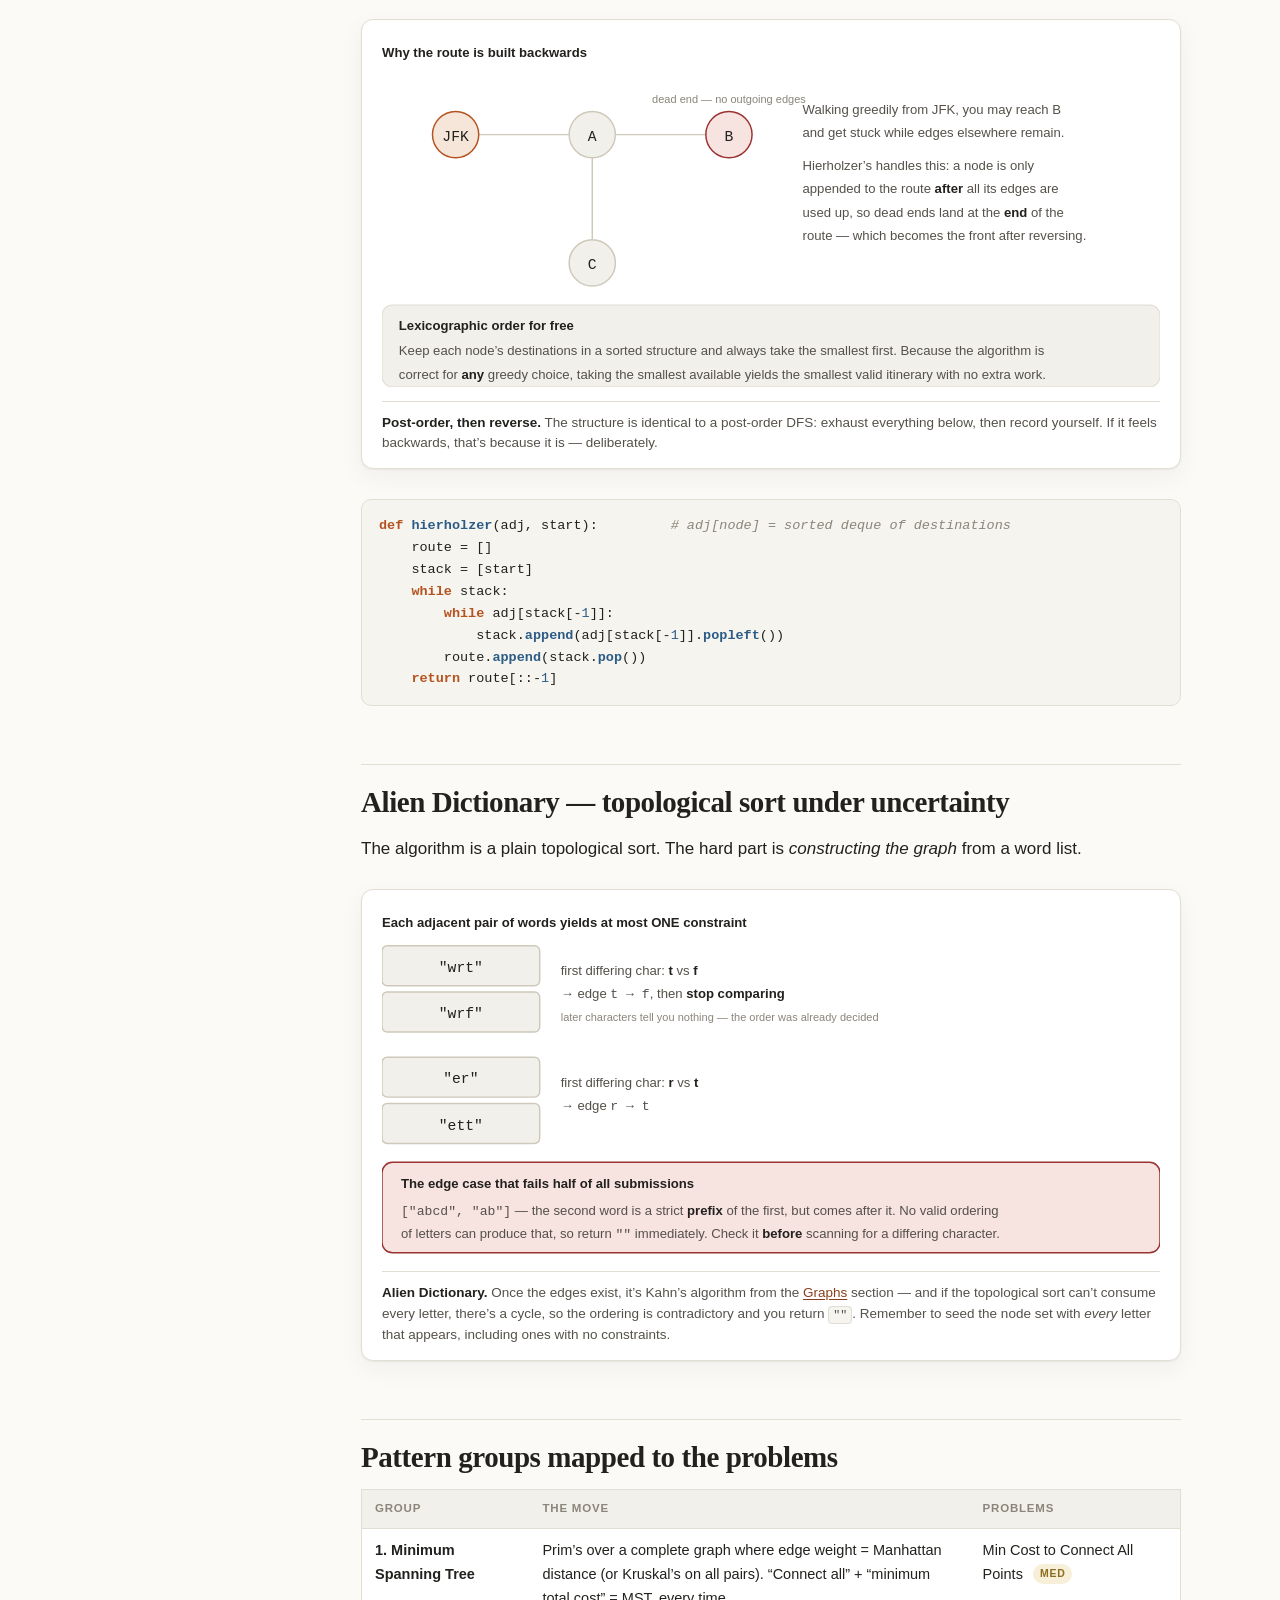
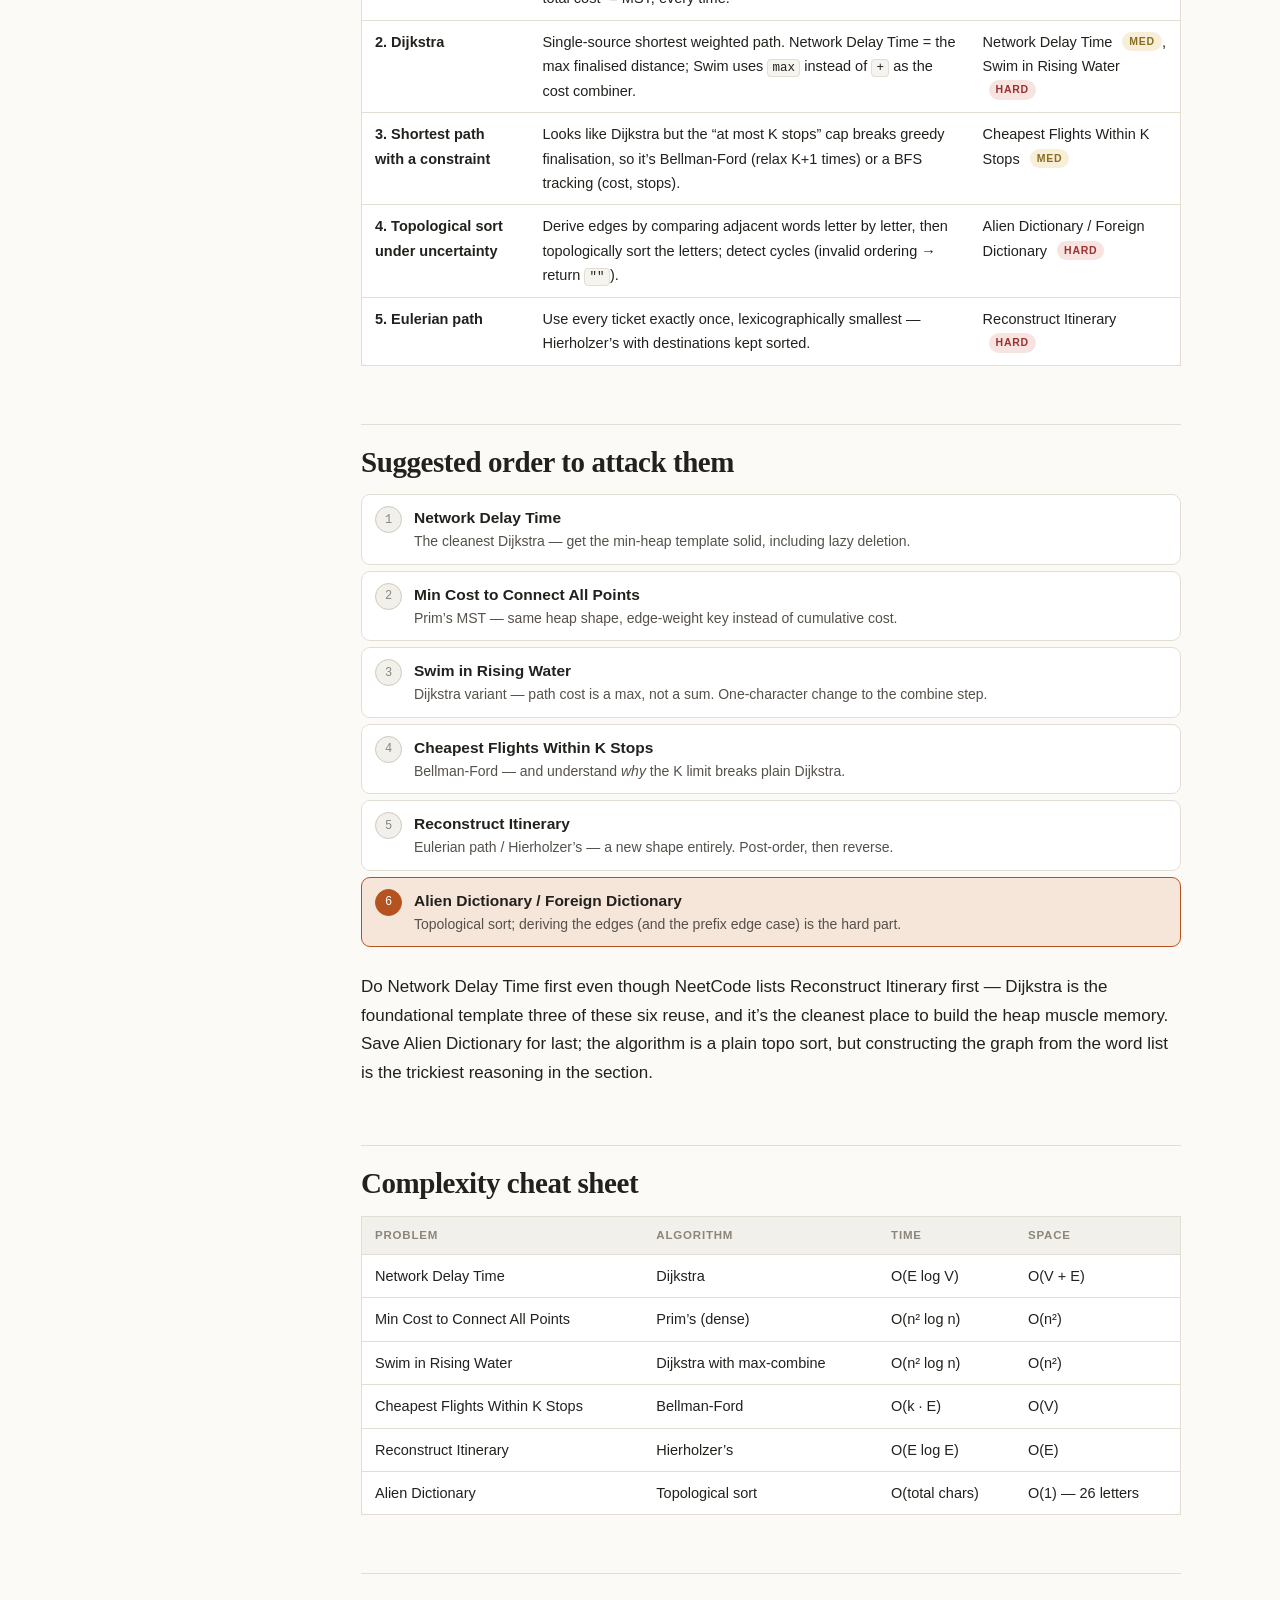
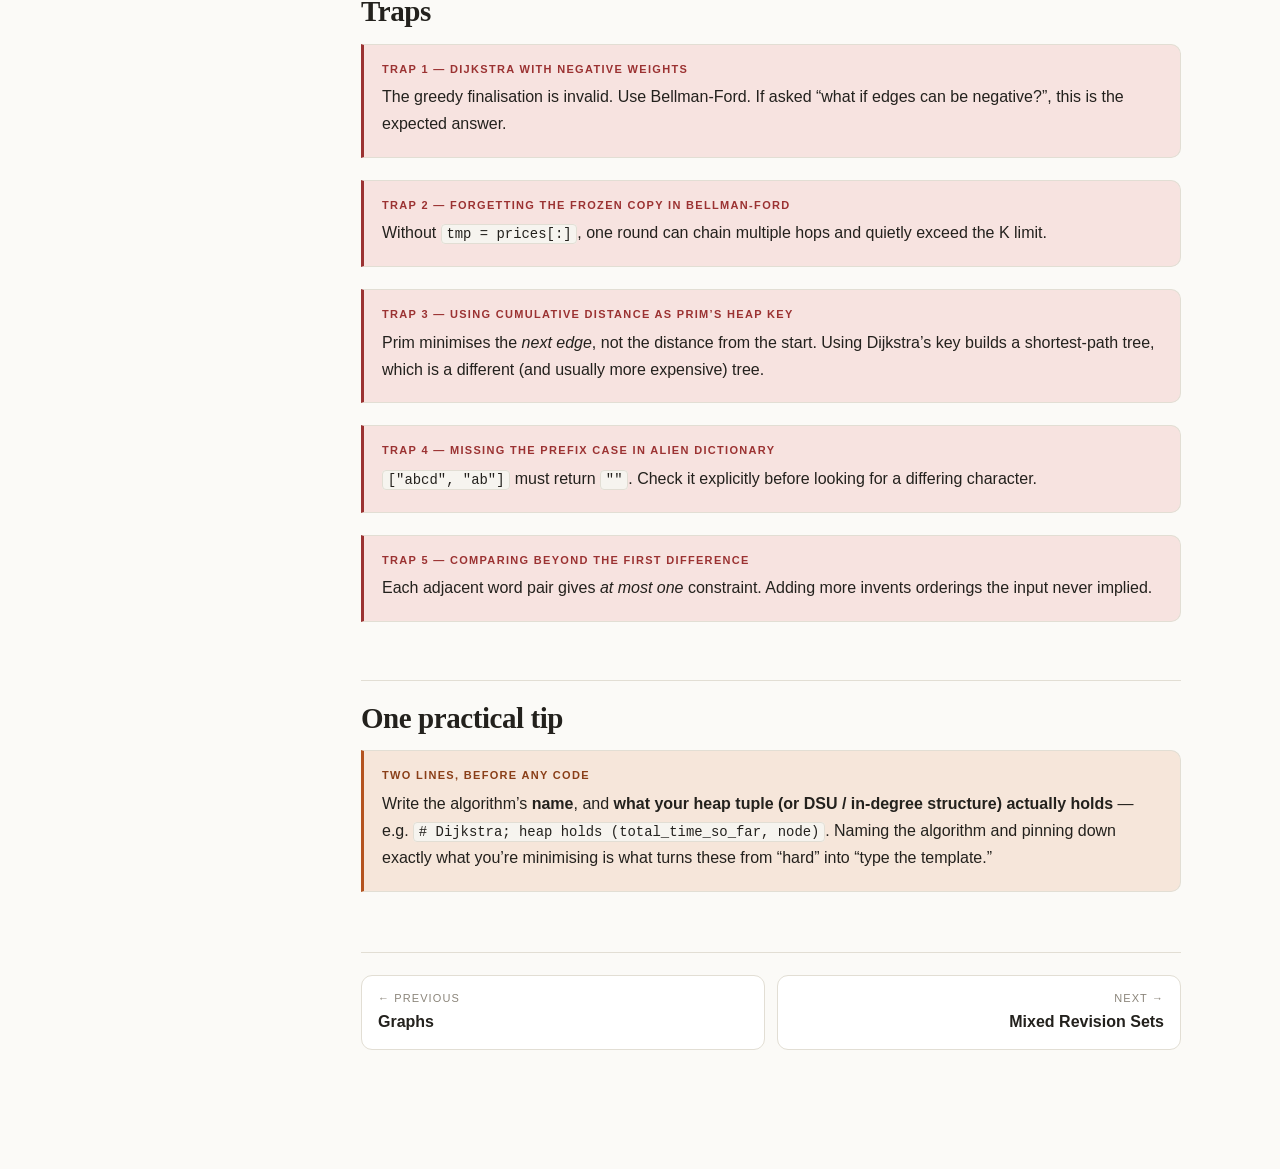
<file: AdvancedGraphs/advanced_graphs.html>
<!DOCTYPE html>
<html lang="en">
<head>
<meta charset="utf-8">
<meta name="viewport" content="width=device-width, initial-scale=1">
<title>Advanced Graphs — NeetCode 150 Notes</title>
<link rel="stylesheet" href="../assets/style.css">
</head>
<body data-page="advgraphs" data-root="..">
<div class="layout">
<main class="content">
<article class="article">

<div class="topbar"></div>

<h1>Advanced Graphs</h1>
<p class="deck">Six problems, six named classical algorithms in disguise. The skill to build isn&rsquo;t cleverness &mdash; it&rsquo;s <strong>recognition</strong>. Once you can name it, the code writes itself from a template.</p>

<div class="facts">
  <div class="fact"><div class="k">Problems</div><div class="v">6</div></div>
  <div class="fact"><div class="k">Universal tool</div><div class="v" style="font-size:14px">min-heap</div></div>
  <div class="fact"><div class="k">Dijkstra</div><div class="v">O(E log V)</div></div>
  <div class="fact"><div class="k">Real skill</div><div class="v" style="font-size:14px">classification</div></div>
</div>

<div class="toc"></div>

<h2>What changes from the Graphs section</h2>

<p class="lead-in">If the <a href="../Graphs/graphs.html">Graphs</a> section was about <em>how to move</em> through a graph (DFS/BFS), Advanced Graphs is about <em>what to optimise while you move</em> &mdash; the cheapest way to connect everything, the shortest weighted path, a valid ordering, an unbroken trail.</p>

<p>There are only six problems here, but each one is really a named classical algorithm in disguise. The implementations are short; <strong>the recognition is the hard part.</strong></p>

<h2>The core structure &mdash; weighted graphs and the heap</h2>

<p>Almost everything here operates on a <b>weighted adjacency list</b>, and almost every shortest-path / MST algorithm reaches for a <b>min-heap</b> to always expand the cheapest option next.</p>

<pre><code>from collections import defaultdict
import heapq

# weighted adjacency list: node -> list of (neighbor, weight)
adj = defaultdict(list)
for u, v, w in edges:
    adj[u].append((v, w))        # directed; add the reverse too if undirected

# the universal move: a min-heap keyed by cost-so-far
heap = [(0, start)]              # (cost, node)
while heap:
    cost, node = heapq.heappop(heap)   # always pull the cheapest frontier node
    ...
    heapq.heappush(heap, (cost + w, nxt))
</code></pre>

<p><code>heapq</code> is a plain min-heap over tuples &mdash; it sorts by the first element, so you put the thing you want to minimise (distance, edge weight) first. That single pattern powers Dijkstra, Prim, and the &ldquo;swim&rdquo; problem.</p>

<h2>The one habit: which classical algorithm is this?</h2>

<div class="callout key">
  <span class="ct">The habit</span>
  <p>&ldquo;Am I minimising a <em>total path cost</em>, a <em>total connection cost</em>, finding an <em>ordering</em>, or tracing an <em>unbroken trail</em>?&rdquo;</p>
</div>

<figure>
<svg viewBox="0 0 740 340" role="img" aria-label="A decision tree for classifying advanced graph problems into named algorithms">
  <text class="capb" x="0" y="16">Classify in 30 seconds — then type the template</text>

  <rect class="sv-acc" x="230" y="30" width="280" height="42" rx="8"/>
  <text class="val" x="370" y="56" text-anchor="middle">What am I optimising?</text>

  <!-- branch lines -->
  <path class="s-acc" d="M300 74 L120 108"/><path class="s-acc" d="M350 74 L300 108"/>
  <path class="s-acc" d="M390 74 L460 108"/><path class="s-acc" d="M440 74 L640 108"/>

  <rect class="sv-info" x="0" y="112" width="180" height="86" rx="8"/>
  <text class="capb t-info" x="14" y="136">Total path cost</text>
  <text class="cap" x="14" y="158">single source,</text>
  <text class="cap" x="14" y="176">non-negative weights</text>
  <text class="capb" x="14" y="194">→ Dijkstra</text>

  <rect class="sv-good" x="192" y="112" width="180" height="86" rx="8"/>
  <text class="capb t-good" x="206" y="136">Connect everything</text>
  <text class="cap" x="206" y="158">minimum total cost</text>
  <text class="cap" x="206" y="176">to link all nodes</text>
  <text class="capb" x="206" y="194">→ MST (Prim / Kruskal)</text>

  <rect class="sv-warn" x="384" y="112" width="170" height="86" rx="8"/>
  <text class="capb t-warn" x="398" y="136">A valid ordering</text>
  <text class="cap" x="398" y="158">dependencies,</text>
  <text class="cap" x="398" y="176">&#8220;must come before&#8221;</text>
  <text class="capb" x="398" y="194">→ Topological sort</text>

  <rect class="sv-bad" x="566" y="112" width="174" height="86" rx="8"/>
  <text class="capb t-bad" x="580" y="136">Use every EDGE</text>
  <text class="cap" x="580" y="158">exactly once</text>
  <text class="cap" x="580" y="176">(&#8220;all tickets&#8221;)</text>
  <text class="capb" x="580" y="194">→ Eulerian path</text>

  <rect class="panel" x="0" y="222" width="740" height="118" rx="10"/>
  <text class="capb" x="16" y="246">The one that breaks the pattern</text>
  <text class="cap" x="16" y="272">If a shortest-path problem adds a <tspan class="capb">limit on the number of edges/stops</tspan>, Dijkstra&#8217;s greedy finalisation is invalid:</text>
  <text class="cap" x="16" y="294">the cheapest way to reach a node may use too many hops, and a pricier-but-shorter route may be the only legal one.</text>
  <text class="cap" x="16" y="316">Dijkstra finalises a node the first time it pops it and never reconsiders — so use <tspan class="capb">Bellman-Ford</tspan> (relax K+1 rounds) or a</text>
  <text class="cap" x="16" y="334">BFS that carries <tspan class="sv-mono">(cost, stops)</tspan> instead. This is exactly Cheapest Flights Within K Stops.</text>
</svg>
<figcaption><b>Classification first, code second.</b> Getting this right in the first thirty seconds is the entire game in this section. Everything below is the template that follows from the label.</figcaption>
</figure>

<div class="table-wrap">
<table>
<thead><tr><th>The problem is about…</th><th>The algorithm is…</th><th>The tell</th></tr></thead>
<tbody>
<tr><td>Shortest path from one source, non-negative weights</td><td><b>Dijkstra</b></td><td>&ldquo;minimum time,&rdquo; &ldquo;cheapest,&rdquo; single start</td></tr>
<tr><td>Shortest path with an edge/stop limit</td><td><b>Bellman-Ford / BFS by layers</b></td><td>&ldquo;within K stops&rdquo;</td></tr>
<tr><td>Connect all nodes at minimum total cost</td><td><b>MST (Prim or Kruskal)</b></td><td>&ldquo;connect all points,&rdquo; &ldquo;minimum cost to link everything&rdquo;</td></tr>
<tr><td>A valid order respecting dependencies</td><td><b>Topological sort</b></td><td>&ldquo;must come before,&rdquo; building an ordering</td></tr>
<tr><td>Use every edge exactly once</td><td><b>Eulerian path (Hierholzer&rsquo;s)</b></td><td>&ldquo;use all tickets,&rdquo; &ldquo;reconstruct the itinerary&rdquo;</td></tr>
</tbody>
</table>
</div>

<h2>Dijkstra &mdash; single-source shortest path</h2>

<figure>
<svg viewBox="0 0 740 356" role="img" aria-label="Dijkstra expanding the cheapest frontier node and finalising distances">
  <text class="capb" x="0" y="16">Always expand the cheapest node on the frontier — and never revisit it</text>

  <!-- graph -->
  <g class="sv-line">
    <line x1="70" y1="120" x2="220" y2="70"/><line x1="70" y1="120" x2="220" y2="190"/>
    <line x1="220" y1="70" x2="360" y2="130"/><line x1="220" y1="190" x2="360" y2="130"/>
    <line x1="360" y1="130" x2="480" y2="130"/>
  </g>
  <circle class="sv-acc" cx="70" cy="120" r="24"/><text class="val" x="70" y="126" text-anchor="middle">A</text>
  <circle class="sv-good" cx="220" cy="70" r="24"/><text class="val" x="220" y="76" text-anchor="middle">B</text>
  <circle class="sv-good" cx="220" cy="190" r="24"/><text class="val" x="220" y="196" text-anchor="middle">C</text>
  <circle class="sv-info" cx="360" cy="130" r="24"/><text class="val" x="360" y="136" text-anchor="middle">D</text>
  <circle class="cell" cx="480" cy="130" r="24"/><text class="val" x="480" y="136" text-anchor="middle">E</text>

  <text class="tiny" x="140" y="86" text-anchor="middle">1</text>
  <text class="tiny" x="140" y="174" text-anchor="middle">4</text>
  <text class="tiny" x="298" y="92" text-anchor="middle">2</text>
  <text class="tiny" x="298" y="176" text-anchor="middle">1</text>
  <text class="tiny" x="420" y="120" text-anchor="middle">3</text>

  <text class="tiny t-acc" x="70" y="164" text-anchor="middle">dist 0</text>
  <text class="tiny t-good" x="220" y="42" text-anchor="middle">dist 1</text>
  <text class="tiny t-good" x="220" y="230" text-anchor="middle">dist 4</text>
  <text class="tiny t-info" x="360" y="174" text-anchor="middle">dist 3 (via B, not C)</text>

  <rect class="panel" x="530" y="30" width="210" height="180" rx="10"/>
  <text class="capb" x="546" y="54">Heap over time</text>
  <text class="cap sv-mono" x="546" y="80">(0, A)</text>
  <text class="cap sv-mono" x="546" y="102">(1, B) (4, C)</text>
  <text class="cap sv-mono" x="546" y="124">(3, D) (4, C)</text>
  <text class="cap sv-mono" x="546" y="146">(4, C) (5, D)*</text>
  <text class="cap sv-mono" x="546" y="168">(6, E)</text>
  <text class="tiny" x="546" y="196">* stale entry — skipped on pop</text>

  <rect class="panel" x="0" y="248" width="740" height="104" rx="10"/>
  <text class="capb" x="16" y="272">Lazy deletion — why the stale entries are harmless</text>
  <text class="cap" x="16" y="298"><tspan class="sv-mono">heapq</tspan> can&#8217;t update a key in place, so instead of decreasing D&#8217;s priority you just push a second entry for D.</text>
  <text class="cap" x="16" y="320">The cheaper one pops first and finalises D; when the stale one surfaces, <tspan class="sv-mono">if node in dist: continue</tspan></text>
  <text class="cap" x="16" y="342">discards it. Correct, and much simpler than a decrease-key heap.</text>
</svg>
<figcaption><b>Dijkstra.</b> The greedy claim &mdash; the first time a node pops, its distance is final &mdash; is valid <em>only</em> because all weights are non-negative. A negative edge could make a longer route cheaper later, which is why Bellman-Ford exists.</figcaption>
</figure>

<pre><code>def dijkstra(adj, start, n):
    dist = {}
    heap = [(0, start)]
    while heap:
        d, node = heapq.heappop(heap)
        if node in dist:            # already finalized (lazy deletion)
            continue
        dist[node] = d
        for nxt, w in adj[node]:
            if nxt not in dist:
                heapq.heappush(heap, (d + w, nxt))
    return dist
</code></pre>

<div class="callout note">
  <span class="ct">Network Delay Time, in one line</span>
  <p>The time for a signal to reach <em>all</em> nodes is <code>max(dist.values())</code> &mdash; the slowest of the finalised distances &mdash; or <code>-1</code> if <code>len(dist) &lt; n</code>, meaning some node was never reached.</p>
</div>

<h3>Swim in Rising Water &mdash; a Dijkstra variant</h3>

<p>The one change that makes it interesting: a path&rsquo;s cost is the <em>maximum</em> elevation along it, not the sum. Everything else is identical.</p>

<figure>
<svg viewBox="0 0 740 250" role="img" aria-label="Swim in rising water: the heap key is a running maximum rather than a running sum">
  <rect class="sv-info" x="0" y="10" width="356" height="150" rx="10"/>
  <text class="capb t-info" x="18" y="36">Standard Dijkstra</text>
  <text class="cap" x="18" y="66">path cost accumulates:</text>
  <text class="cap sv-mono" x="18" y="92">new_cost = cost + weight</text>
  <text class="cap" x="18" y="122">&#8220;how much do I pay in total</text>
  <text class="cap" x="18" y="142">to walk this route?&#8221;</text>

  <rect class="sv-acc" x="384" y="10" width="356" height="150" rx="10"/>
  <text class="capb t-acc" x="402" y="36">Swim in Rising Water</text>
  <text class="cap" x="402" y="66">path cost is a bottleneck:</text>
  <text class="cap sv-mono" x="402" y="92">new_cost = max(cost, elevation)</text>
  <text class="cap" x="402" y="122">&#8220;how high must the water rise</text>
  <text class="cap" x="402" y="142">before this route is swimmable?&#8221;</text>

  <rect class="panel" x="0" y="180" width="740" height="66" rx="10"/>
  <text class="cap" x="16" y="206">Both are &#8220;expand the cheapest frontier node first,&#8221; and both stay correct because the cost function is <tspan class="capb">monotonic</tspan> —</text>
  <text class="cap" x="16" y="228">extending a path can never make it cheaper. That is the real precondition for Dijkstra, and <tspan class="sv-mono">max</tspan> satisfies it just as well as <tspan class="sv-mono">+</tspan>.</text>
</svg>
<figcaption><b>Change the combine function, keep the algorithm.</b> Recognising that Dijkstra generalises to any monotonic cost combiner is what turns this from a puzzle into a two-character edit.</figcaption>
</figure>

<h2>Minimum Spanning Tree &mdash; Prim vs. Kruskal</h2>

<figure>
<svg viewBox="0 0 740 330" role="img" aria-label="Prim grows a tree from one node while Kruskal adds globally cheapest edges">
  <text class="capb t-info" x="0" y="16">Prim — grow one tree outward</text>
  <g class="sv-line">
    <line x1="60" y1="80" x2="170" y2="60"/><line x1="60" y1="80" x2="130" y2="150"/>
    <line x1="170" y1="60" x2="250" y2="130"/><line x1="130" y1="150" x2="250" y2="130"/>
  </g>
  <circle class="sv-info" cx="60"  cy="80"  r="20"/><text class="val" x="60"  y="85" text-anchor="middle">A</text>
  <circle class="sv-info" cx="170" cy="60"  r="20"/><text class="val" x="170" y="65" text-anchor="middle">B</text>
  <circle class="sv-info" cx="130" cy="150" r="20"/><text class="val" x="130" y="155" text-anchor="middle">C</text>
  <circle class="cell" cx="250" cy="130" r="20"/><text class="val" x="250" y="135" text-anchor="middle">D</text>
  <path class="s-info" d="M80 76 L150 64"/><path class="s-info" d="M74 96 L116 134"/>
  <text class="tiny t-info" x="0" y="196">the tree is always connected;</text>
  <text class="tiny t-info" x="0" y="212">it just absorbs the nearest outside node</text>
  <text class="cap sv-mono" x="0" y="240">heap key = edge weight</text>

  <text class="capb t-good" x="400" y="16">Kruskal — add cheapest edges anywhere</text>
  <g class="sv-line">
    <line x1="460" y1="80" x2="570" y2="60"/><line x1="460" y1="80" x2="530" y2="150"/>
    <line x1="570" y1="60" x2="650" y2="130"/><line x1="530" y1="150" x2="650" y2="130"/>
  </g>
  <circle class="sv-good" cx="460" cy="80"  r="20"/><text class="val" x="460" y="85" text-anchor="middle">A</text>
  <circle class="sv-good" cx="570" cy="60"  r="20"/><text class="val" x="570" y="65" text-anchor="middle">B</text>
  <circle class="cell" cx="530" cy="150" r="20"/><text class="val" x="530" y="155" text-anchor="middle">C</text>
  <circle class="sv-good" cx="650" cy="130" r="20"/><text class="val" x="650" y="135" text-anchor="middle">D</text>
  <path class="s-good" d="M480 76 L550 64"/><path class="s-good" d="M588 74 L634 116"/>
  <text class="tiny t-good" x="400" y="196">disconnected fragments merge over time;</text>
  <text class="tiny t-good" x="400" y="212">union-find rejects any edge that would cycle</text>
  <text class="cap sv-mono" x="400" y="240">sort all edges, then union</text>

  <rect class="panel" x="0" y="262" width="740" height="68" rx="10"/>
  <text class="capb" x="16" y="286">Which one for Min Cost to Connect All Points?</text>
  <text class="cap" x="16" y="310"><tspan class="capb">Prim.</tspan> The graph is <tspan class="capb">complete</tspan> — every pair of points is an edge, so E = n². Kruskal would sort n² edges;</text>
  <text class="cap" x="16" y="328">Prim never materialises them all. &#8220;Connect all&#8221; + &#8220;minimum total cost&#8221; = MST, every time — and dense means Prim.</text>
</svg>
<figcaption><b>Two routes to the same tree.</b> Prim looks almost identical to Dijkstra &mdash; the only change is that the heap key is the <em>edge weight</em>, not the cumulative distance. That one-line difference is worth stating explicitly, because it&rsquo;s a favourite follow-up question.</figcaption>
</figure>

<div class="two-col">
<div>
<h4>Prim&rsquo;s</h4>
<pre><code>def prim(adj, n):
    visited = set()
    heap = [(0, 0)]        # (edge_weight, node)
    total = 0
    while heap and len(visited) &lt; n:
        w, node = heapq.heappop(heap)
        if node in visited:
            continue
        visited.add(node)
        total += w
        for nxt, wt in adj[node]:
            if nxt not in visited:
                heapq.heappush(heap, (wt, nxt))
    return total</code></pre>
</div>
<div>
<h4>Kruskal&rsquo;s</h4>
<pre><code>edges.sort(key=lambda e: e[2])   # by weight
total = 0
for u, v, w in edges:
    if union(u, v):    # False if already connected
        total += w
return total</code></pre>
<p style="font-size:14.5px">Needs the union-find from the <a href="../Graphs/graphs.html">Graphs</a> section. Better when the graph is sparse or the edges arrive pre-sorted.</p>
</div>
</div>

<h2>Bellman-Ford &mdash; shortest path with a hop limit</h2>

<figure>
<svg viewBox="0 0 740 320" role="img" aria-label="Why a stop limit breaks Dijkstra and how layered relaxation fixes it">
  <text class="capb t-bad" x="0" y="16">Why Dijkstra fails on &#8220;within K stops&#8221;</text>

  <g class="sv-line">
    <line x1="60" y1="90" x2="200" y2="50"/><line x1="200" y1="50" x2="340" y2="90"/>
    <line x1="60" y1="90" x2="340" y2="150"/>
  </g>
  <circle class="sv-acc" cx="60"  cy="90"  r="22"/><text class="val" x="60"  y="96" text-anchor="middle">src</text>
  <circle class="cell" cx="200" cy="50"  r="22"/><text class="val" x="200" y="56" text-anchor="middle">M</text>
  <circle class="sv-good" cx="340" cy="120" r="22"/><text class="val" x="340" y="126" text-anchor="middle">dst</text>
  <text class="tiny" x="130" y="62" text-anchor="middle">1</text>
  <text class="tiny" x="278" y="74" text-anchor="middle">1</text>
  <text class="tiny" x="200" y="136" text-anchor="middle">5 (direct)</text>

  <text class="cap" x="400" y="60">Cheapest route: src→M→dst = <tspan class="capb">2</tspan>, but 1 stop.</text>
  <text class="cap" x="400" y="84">Direct route: <tspan class="capb">5</tspan>, 0 stops.</text>
  <text class="cap t-bad" x="400" y="116">With K = 0 the answer is 5 — yet Dijkstra</text>
  <text class="cap t-bad" x="400" y="138">finalises dst at 2 and never reconsiders.</text>
  <text class="tiny" x="400" y="162">Greedy finalisation assumes cost is all that matters. It isn&#8217;t.</text>

  <text class="capb t-good" x="0" y="208">The fix: relax in rounds, one hop per round</text>
  <g>
    <rect class="sv-good" x="0"   y="222" width="170" height="40" rx="6"/><text class="val" x="85"  y="248" text-anchor="middle">round 0: ≤ 1 edge</text>
    <rect class="sv-good" x="182" y="222" width="170" height="40" rx="6"/><text class="val" x="267" y="248" text-anchor="middle">round 1: ≤ 2 edges</text>
    <rect class="sv-good" x="364" y="222" width="170" height="40" rx="6"/><text class="val" x="449" y="248" text-anchor="middle">round 2: ≤ 3 edges</text>
    <rect class="cell"    x="546" y="222" width="194" height="40" rx="6"/><text class="val" x="643" y="248" text-anchor="middle">… k+1 rounds total</text>
  </g>
  <text class="cap" x="0" y="290">Each round reads a <tspan class="capb">frozen snapshot</tspan> of the previous round&#8217;s distances (<tspan class="sv-mono">tmp = prices[:]</tspan>). Without that copy, a</text>
  <text class="cap" x="0" y="312">value updated earlier in the same round could be used again in it — letting a path sneak in more hops than the limit allows.</text>
</svg>
<figcaption><b>Cheapest Flights Within K Stops.</b> The frozen copy is the line people leave out, and it fails subtly: the answer is too cheap, using more stops than permitted. The alternative is a BFS whose queue entries carry <code>(cost, node, stops)</code>.</figcaption>
</figure>

<pre><code>prices = [float("inf")] * n
prices[src] = 0
for _ in range(k + 1):              # at most k stops = k+1 edges
    tmp = prices[:]                 # freeze this round's values
    for u, v, w in flights:
        if prices[u] + w &lt; tmp[v]:
            tmp[v] = prices[u] + w
    prices = tmp
return -1 if prices[dst] == float("inf") else prices[dst]
</code></pre>

<h2>Hierholzer&rsquo;s algorithm &mdash; Eulerian path</h2>

<p>Reconstruct Itinerary: use every ticket exactly once, choosing the lexicographically smallest route. The algorithm is short and its correctness is genuinely non-obvious.</p>

<figure>
<svg viewBox="0 0 740 330" role="img" aria-label="Hierholzer's algorithm appending nodes after their edges are exhausted, then reversing">
  <text class="capb" x="0" y="16">Why the route is built <tspan class="capb">backwards</tspan></text>

  <g class="sv-line">
    <line x1="70" y1="90" x2="200" y2="90"/><line x1="200" y1="90" x2="330" y2="90"/>
    <line x1="200" y1="90" x2="200" y2="190"/>
  </g>
  <circle class="sv-acc" cx="70"  cy="90"  r="22"/><text class="val" x="70"  y="96" text-anchor="middle">JFK</text>
  <circle class="cell" cx="200" cy="90"  r="22"/><text class="val" x="200" y="96" text-anchor="middle">A</text>
  <circle class="sv-bad" cx="330" cy="90"  r="22"/><text class="val" x="330" y="96" text-anchor="middle">B</text>
  <circle class="cell" cx="200" cy="212" r="22"/><text class="val" x="200" y="218" text-anchor="middle">C</text>
  <text class="tiny t-bad" x="330" y="60" text-anchor="middle">dead end — no outgoing edges</text>

  <text class="cap" x="400" y="70">Walking greedily from JFK, you may reach B</text>
  <text class="cap" x="400" y="92">and get stuck while edges elsewhere remain.</text>
  <text class="cap t-good" x="400" y="124">Hierholzer&#8217;s handles this: a node is only</text>
  <text class="cap t-good" x="400" y="146">appended to the route <tspan class="capb">after</tspan> all its edges are</text>
  <text class="cap t-good" x="400" y="168">used up, so dead ends land at the <tspan class="capb">end</tspan> of the</text>
  <text class="cap t-good" x="400" y="190">route — which becomes the front after reversing.</text>

  <rect class="panel" x="0" y="252" width="740" height="78" rx="10"/>
  <text class="capb" x="16" y="276">Lexicographic order for free</text>
  <text class="cap" x="16" y="300">Keep each node&#8217;s destinations in a sorted structure and always take the smallest first. Because the algorithm is</text>
  <text class="cap" x="16" y="322">correct for <tspan class="capb">any</tspan> greedy choice, taking the smallest available yields the smallest valid itinerary with no extra work.</text>
</svg>
<figcaption><b>Post-order, then reverse.</b> The structure is identical to a post-order DFS: exhaust everything below, then record yourself. If it feels backwards, that&rsquo;s because it is &mdash; deliberately.</figcaption>
</figure>

<pre><code>def hierholzer(adj, start):         # adj[node] = sorted deque of destinations
    route = []
    stack = [start]
    while stack:
        while adj[stack[-1]]:
            stack.append(adj[stack[-1]].popleft())
        route.append(stack.pop())
    return route[::-1]
</code></pre>

<h2>Alien Dictionary &mdash; topological sort under uncertainty</h2>

<p>The algorithm is a plain topological sort. The hard part is <em>constructing the graph</em> from a word list.</p>

<figure>
<svg viewBox="0 0 740 330" role="img" aria-label="Deriving letter ordering constraints from adjacent words, including the prefix edge case">
  <text class="capb" x="0" y="16">Each adjacent pair of words yields at most ONE constraint</text>

  <g>
    <rect class="cell" x="0"   y="34" width="150" height="38" rx="5"/><text class="val" x="75"  y="59" text-anchor="middle">"wrt"</text>
    <rect class="cell" x="0"   y="78" width="150" height="38" rx="5"/><text class="val" x="75"  y="103" text-anchor="middle">"wrf"</text>
  </g>
  <text class="cap" x="170" y="62">first differing char: <tspan class="capb">t</tspan> vs <tspan class="capb">f</tspan></text>
  <text class="cap t-good" x="170" y="84">&#8594; edge <tspan class="sv-mono">t → f</tspan>, then <tspan class="capb">stop comparing</tspan></text>
  <text class="tiny" x="170" y="106">later characters tell you nothing — the order was already decided</text>

  <g>
    <rect class="cell" x="0"   y="140" width="150" height="38" rx="5"/><text class="val" x="75"  y="165" text-anchor="middle">"er"</text>
    <rect class="cell" x="0"   y="184" width="150" height="38" rx="5"/><text class="val" x="75"  y="209" text-anchor="middle">"ett"</text>
  </g>
  <text class="cap" x="170" y="168">first differing char: <tspan class="capb">r</tspan> vs <tspan class="capb">t</tspan></text>
  <text class="cap t-good" x="170" y="190">&#8594; edge <tspan class="sv-mono">r → t</tspan></text>

  <rect class="sv-bad" x="0" y="240" width="740" height="86" rx="10"/>
  <text class="capb t-bad" x="18" y="264">The edge case that fails half of all submissions</text>
  <text class="cap" x="18" y="290"><tspan class="sv-mono">["abcd", "ab"]</tspan> — the second word is a strict <tspan class="capb">prefix</tspan> of the first, but comes after it. No valid ordering</text>
  <text class="cap" x="18" y="312">of letters can produce that, so return <tspan class="sv-mono">""</tspan> immediately. Check it <tspan class="capb">before</tspan> scanning for a differing character.</text>
</svg>
<figcaption><b>Alien Dictionary.</b> Once the edges exist, it&rsquo;s Kahn&rsquo;s algorithm from the <a href="../Graphs/graphs.html">Graphs</a> section &mdash; and if the topological sort can&rsquo;t consume every letter, there&rsquo;s a cycle, so the ordering is contradictory and you return <code>""</code>. Remember to seed the node set with <em>every</em> letter that appears, including ones with no constraints.</figcaption>
</figure>

<h2>Pattern groups mapped to the problems</h2>

<div class="table-wrap">
<table>
<thead><tr><th>Group</th><th>The move</th><th>Problems</th></tr></thead>
<tbody>
<tr><td><b>1. Minimum Spanning Tree</b></td><td>Prim&rsquo;s over a complete graph where edge weight = Manhattan distance (or Kruskal&rsquo;s on all pairs). &ldquo;Connect all&rdquo; + &ldquo;minimum total cost&rdquo; = MST, every time.</td><td>Min Cost to Connect All Points <span class="tag med">med</span></td></tr>
<tr><td><b>2. Dijkstra</b></td><td>Single-source shortest weighted path. Network Delay Time = the max finalised distance; Swim uses <code>max</code> instead of <code>+</code> as the cost combiner.</td><td>Network Delay Time <span class="tag med">med</span>, Swim in Rising Water <span class="tag hard">hard</span></td></tr>
<tr><td><b>3. Shortest path with a constraint</b></td><td>Looks like Dijkstra but the &ldquo;at most K stops&rdquo; cap breaks greedy finalisation, so it&rsquo;s Bellman-Ford (relax K+1 times) or a BFS tracking (cost, stops).</td><td>Cheapest Flights Within K Stops <span class="tag med">med</span></td></tr>
<tr><td><b>4. Topological sort under uncertainty</b></td><td>Derive edges by comparing adjacent words letter by letter, then topologically sort the letters; detect cycles (invalid ordering → return <code>""</code>).</td><td>Alien Dictionary / Foreign Dictionary <span class="tag hard">hard</span></td></tr>
<tr><td><b>5. Eulerian path</b></td><td>Use every ticket exactly once, lexicographically smallest — Hierholzer&rsquo;s with destinations kept sorted.</td><td>Reconstruct Itinerary <span class="tag hard">hard</span></td></tr>
</tbody>
</table>
</div>

<h2>Suggested order to attack them</h2>

<ol class="problems">
<li><b>Network Delay Time</b><span class="why">The cleanest Dijkstra — get the min-heap template solid, including lazy deletion.</span></li>
<li><b>Min Cost to Connect All Points</b><span class="why">Prim&rsquo;s MST — same heap shape, edge-weight key instead of cumulative cost.</span></li>
<li><b>Swim in Rising Water</b><span class="why">Dijkstra variant — path cost is a max, not a sum. One-character change to the combine step.</span></li>
<li><b>Cheapest Flights Within K Stops</b><span class="why">Bellman-Ford — and understand <em>why</em> the K limit breaks plain Dijkstra.</span></li>
<li><b>Reconstruct Itinerary</b><span class="why">Eulerian path / Hierholzer&rsquo;s — a new shape entirely. Post-order, then reverse.</span></li>
<li class="boss"><b>Alien Dictionary / Foreign Dictionary</b><span class="why">Topological sort; deriving the edges (and the prefix edge case) is the hard part.</span></li>
</ol>

<p>Do Network Delay Time first even though NeetCode lists Reconstruct Itinerary first &mdash; Dijkstra is the foundational template three of these six reuse, and it&rsquo;s the cleanest place to build the heap muscle memory. Save Alien Dictionary for last; the algorithm is a plain topo sort, but constructing the graph from the word list is the trickiest reasoning in the section.</p>

<h2>Complexity cheat sheet</h2>

<div class="table-wrap">
<table>
<thead><tr><th>Problem</th><th>Algorithm</th><th>Time</th><th>Space</th></tr></thead>
<tbody>
<tr><td>Network Delay Time</td><td>Dijkstra</td><td>O(E log V)</td><td>O(V + E)</td></tr>
<tr><td>Min Cost to Connect All Points</td><td>Prim&rsquo;s (dense)</td><td>O(n² log n)</td><td>O(n²)</td></tr>
<tr><td>Swim in Rising Water</td><td>Dijkstra with max-combine</td><td>O(n² log n)</td><td>O(n²)</td></tr>
<tr><td>Cheapest Flights Within K Stops</td><td>Bellman-Ford</td><td>O(k · E)</td><td>O(V)</td></tr>
<tr><td>Reconstruct Itinerary</td><td>Hierholzer&rsquo;s</td><td>O(E log E)</td><td>O(E)</td></tr>
<tr><td>Alien Dictionary</td><td>Topological sort</td><td>O(total chars)</td><td>O(1) — 26 letters</td></tr>
</tbody>
</table>
</div>

<h2>Traps</h2>

<div class="callout trap">
  <span class="ct">Trap 1 — Dijkstra with negative weights</span>
  <p>The greedy finalisation is invalid. Use Bellman-Ford. If asked &ldquo;what if edges can be negative?&rdquo;, this is the expected answer.</p>
</div>

<div class="callout trap">
  <span class="ct">Trap 2 — forgetting the frozen copy in Bellman-Ford</span>
  <p>Without <code>tmp = prices[:]</code>, one round can chain multiple hops and quietly exceed the K limit.</p>
</div>

<div class="callout trap">
  <span class="ct">Trap 3 — using cumulative distance as Prim&rsquo;s heap key</span>
  <p>Prim minimises the <em>next edge</em>, not the distance from the start. Using Dijkstra&rsquo;s key builds a shortest-path tree, which is a different (and usually more expensive) tree.</p>
</div>

<div class="callout trap">
  <span class="ct">Trap 4 — missing the prefix case in Alien Dictionary</span>
  <p><code>["abcd", "ab"]</code> must return <code>""</code>. Check it explicitly before looking for a differing character.</p>
</div>

<div class="callout trap">
  <span class="ct">Trap 5 — comparing beyond the first difference</span>
  <p>Each adjacent word pair gives <em>at most one</em> constraint. Adding more invents orderings the input never implied.</p>
</div>

<h2>One practical tip</h2>

<div class="callout key">
  <span class="ct">Two lines, before any code</span>
  <p>Write the algorithm&rsquo;s <b>name</b>, and <b>what your heap tuple (or DSU / in-degree structure) actually holds</b> &mdash; e.g. <code># Dijkstra; heap holds (total_time_so_far, node)</code>. Naming the algorithm and pinning down exactly what you&rsquo;re minimising is what turns these from &ldquo;hard&rdquo; into &ldquo;type the template.&rdquo;</p>
</div>

<div class="pager"></div>
</article>
</main>
</div>
<script src="../assets/site.js"></script>
</body>
</html>
</file>
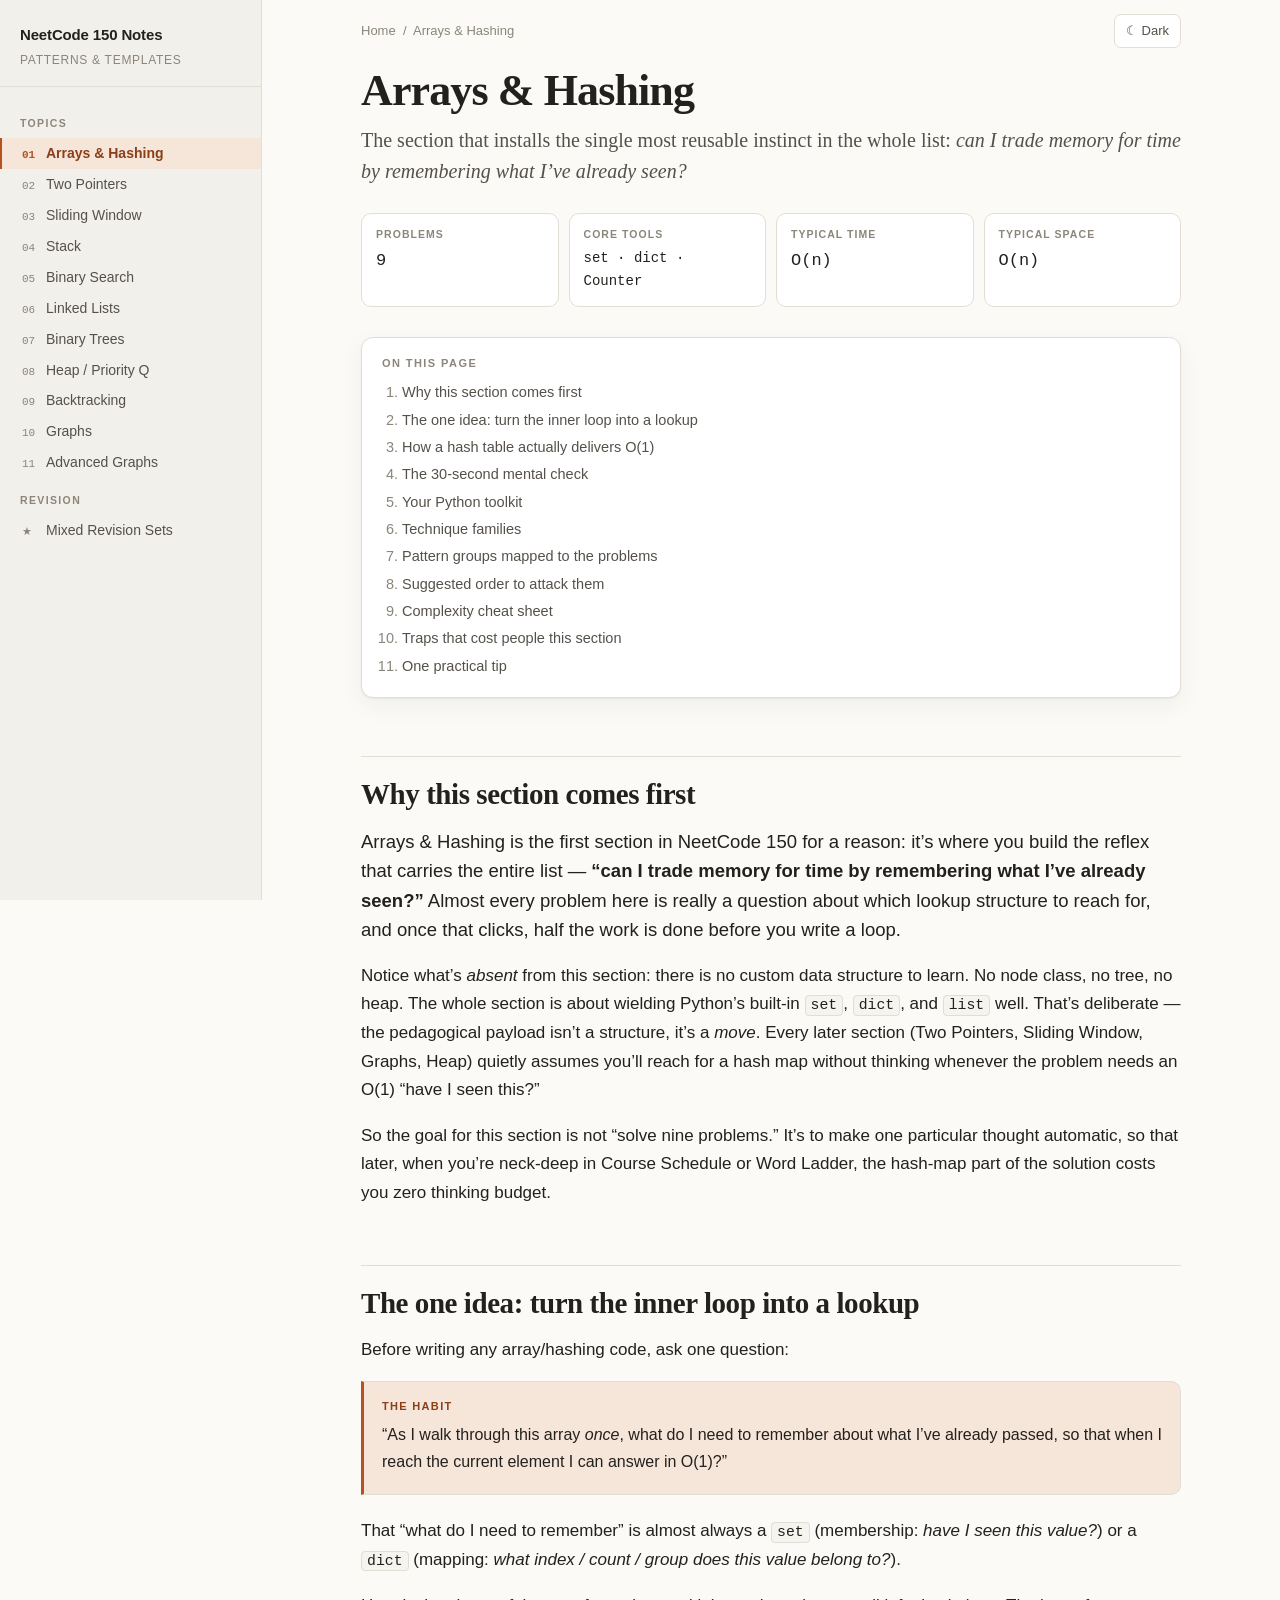
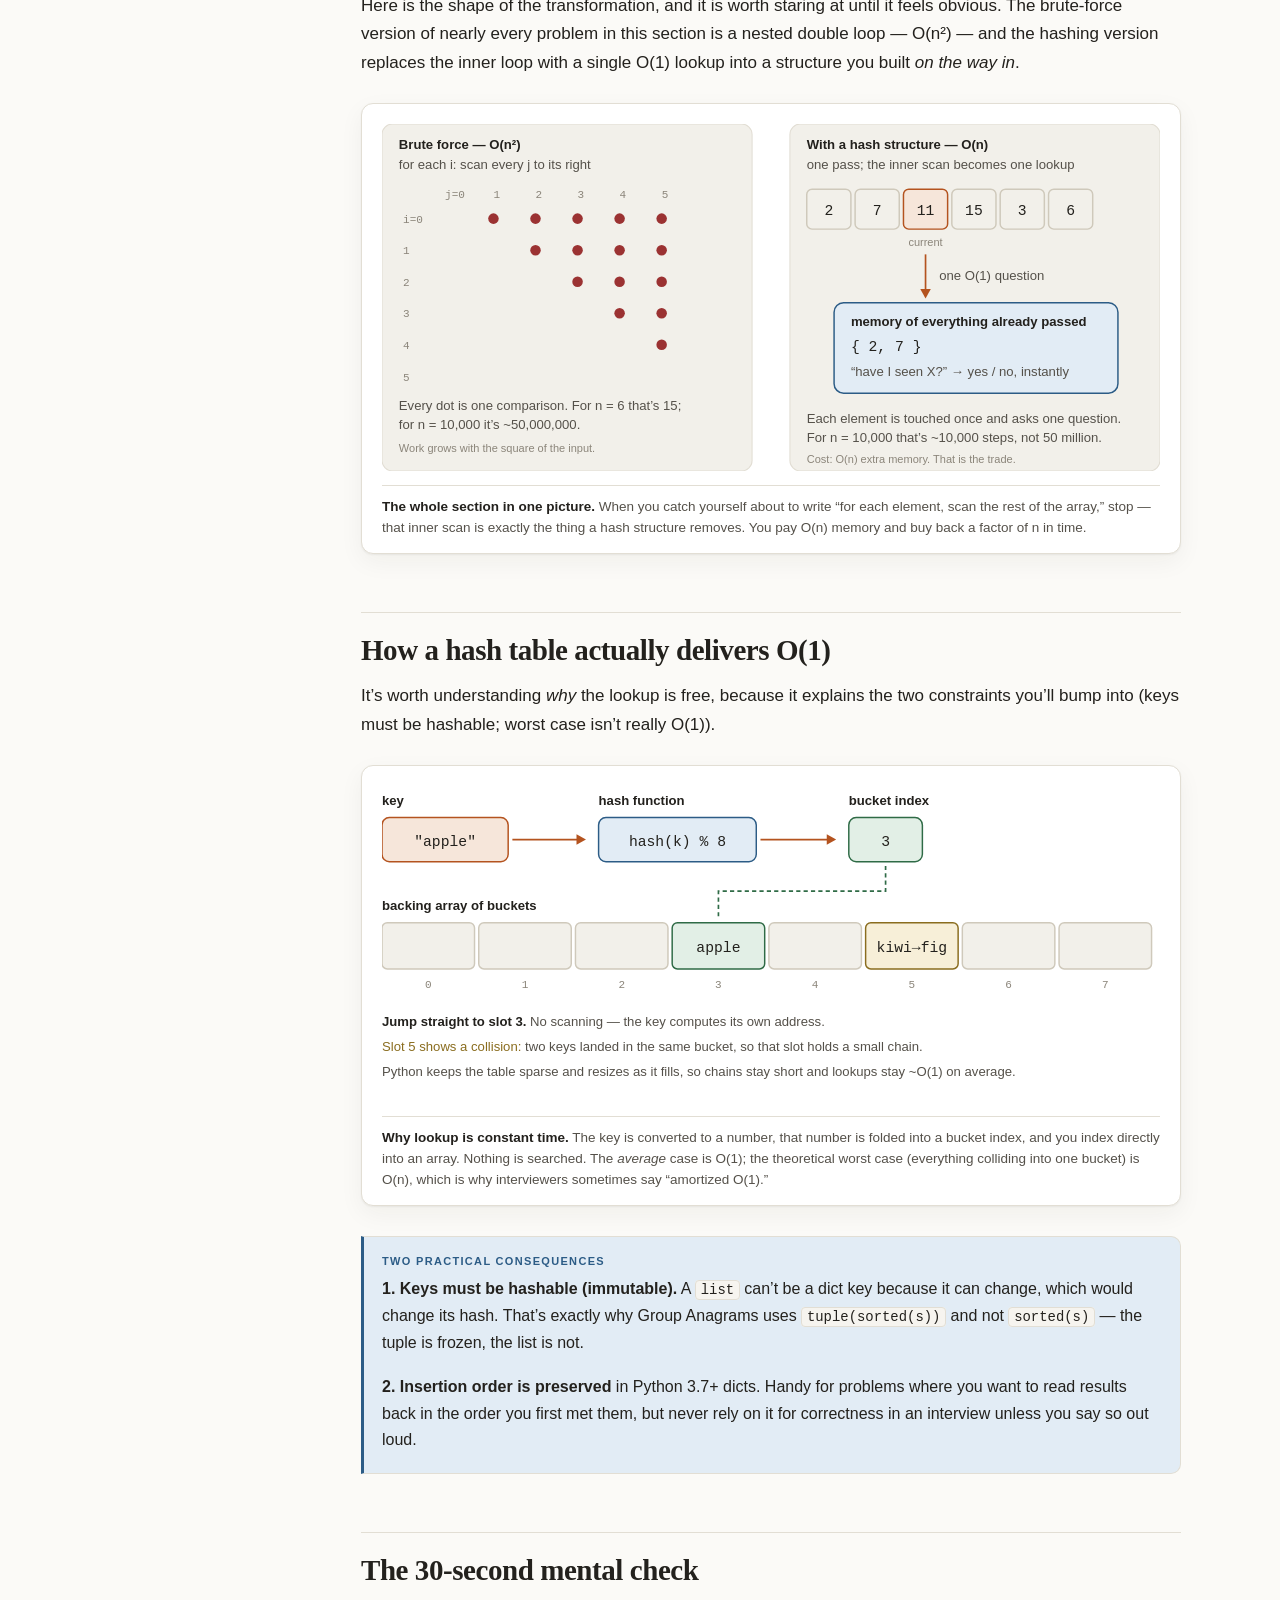
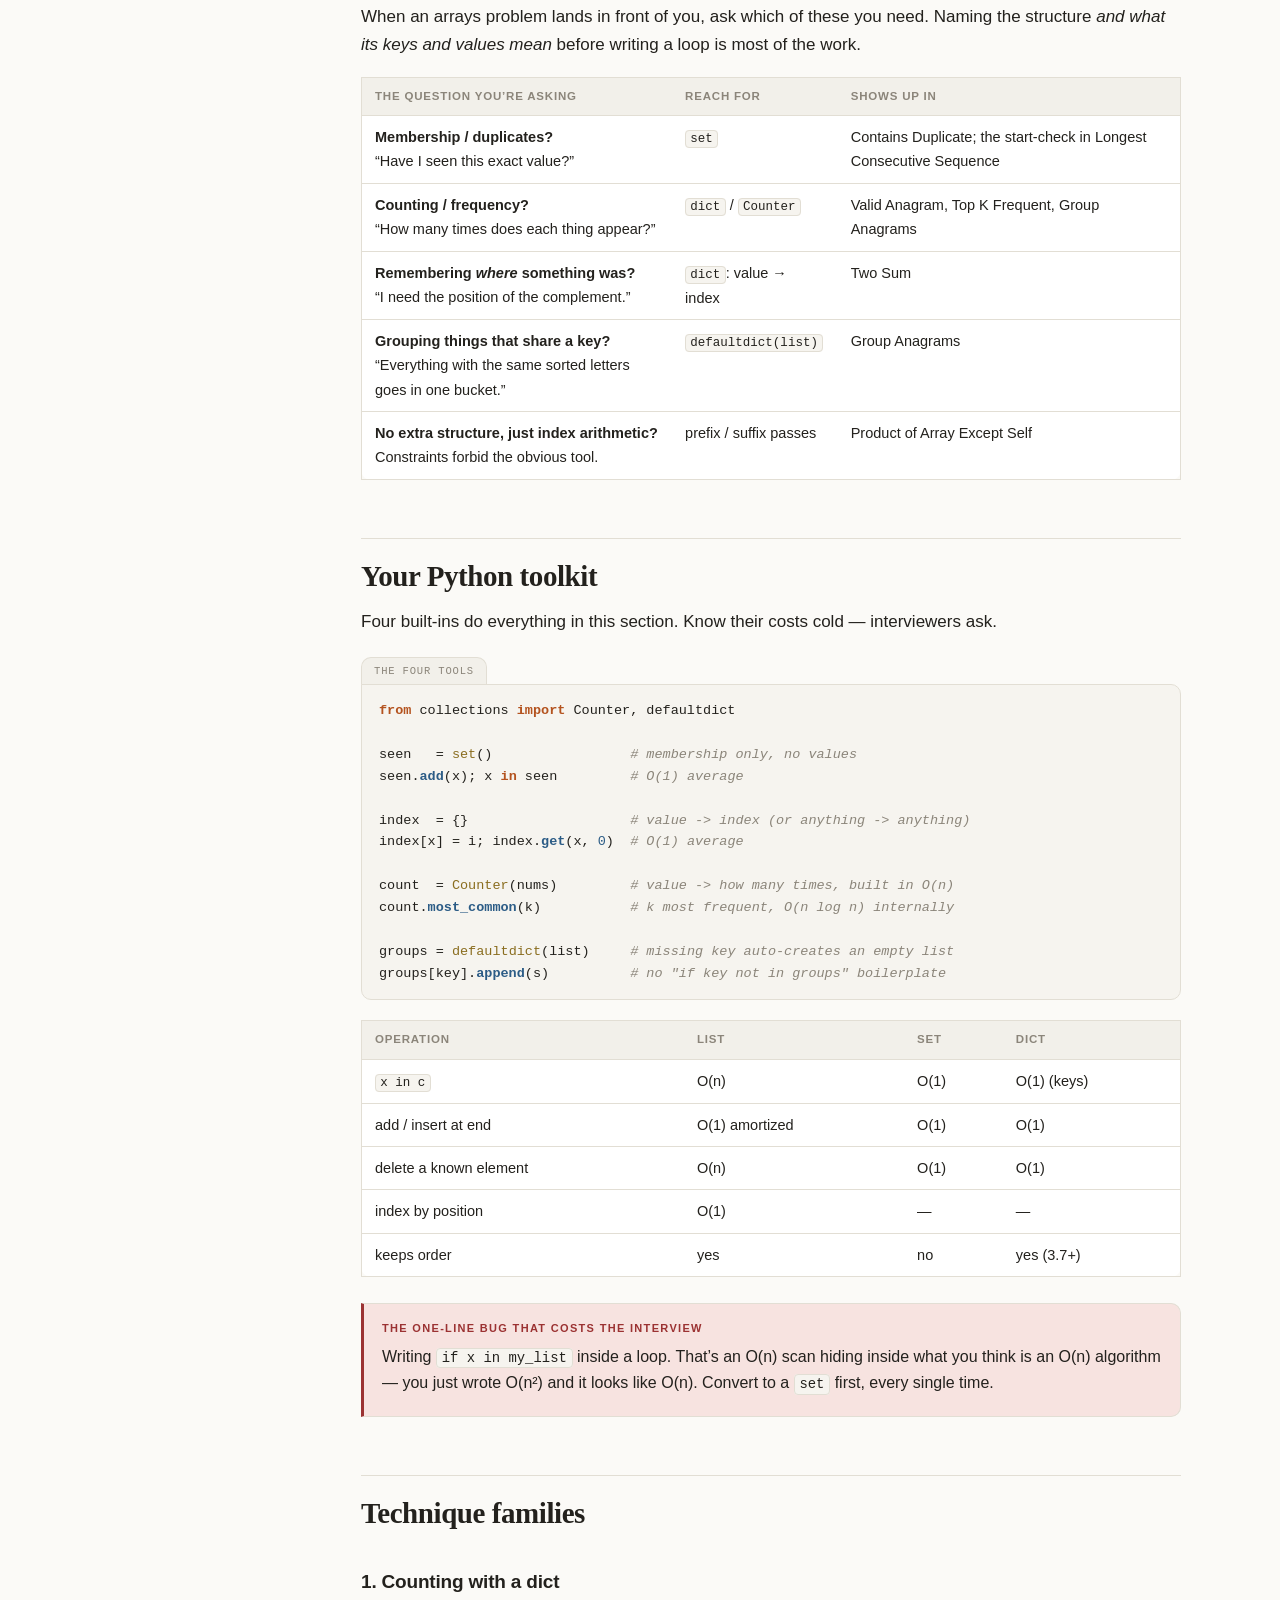
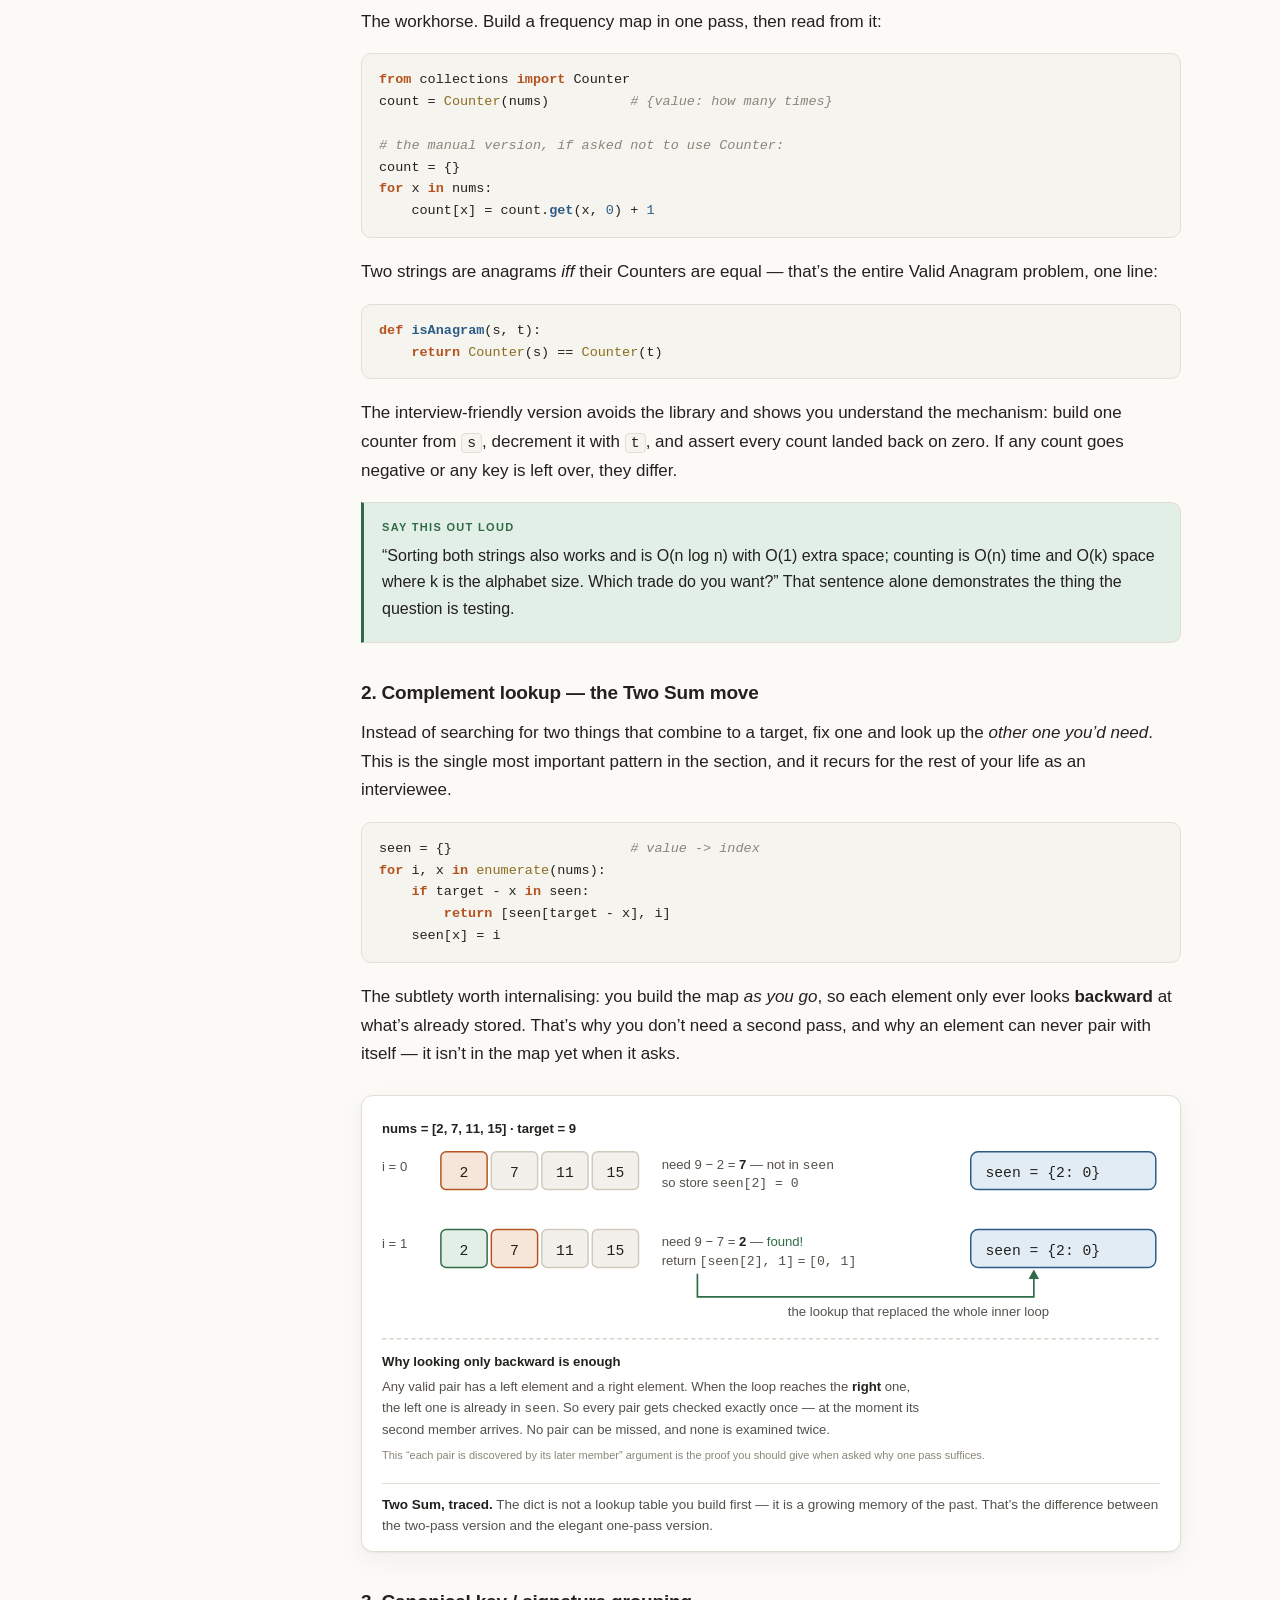
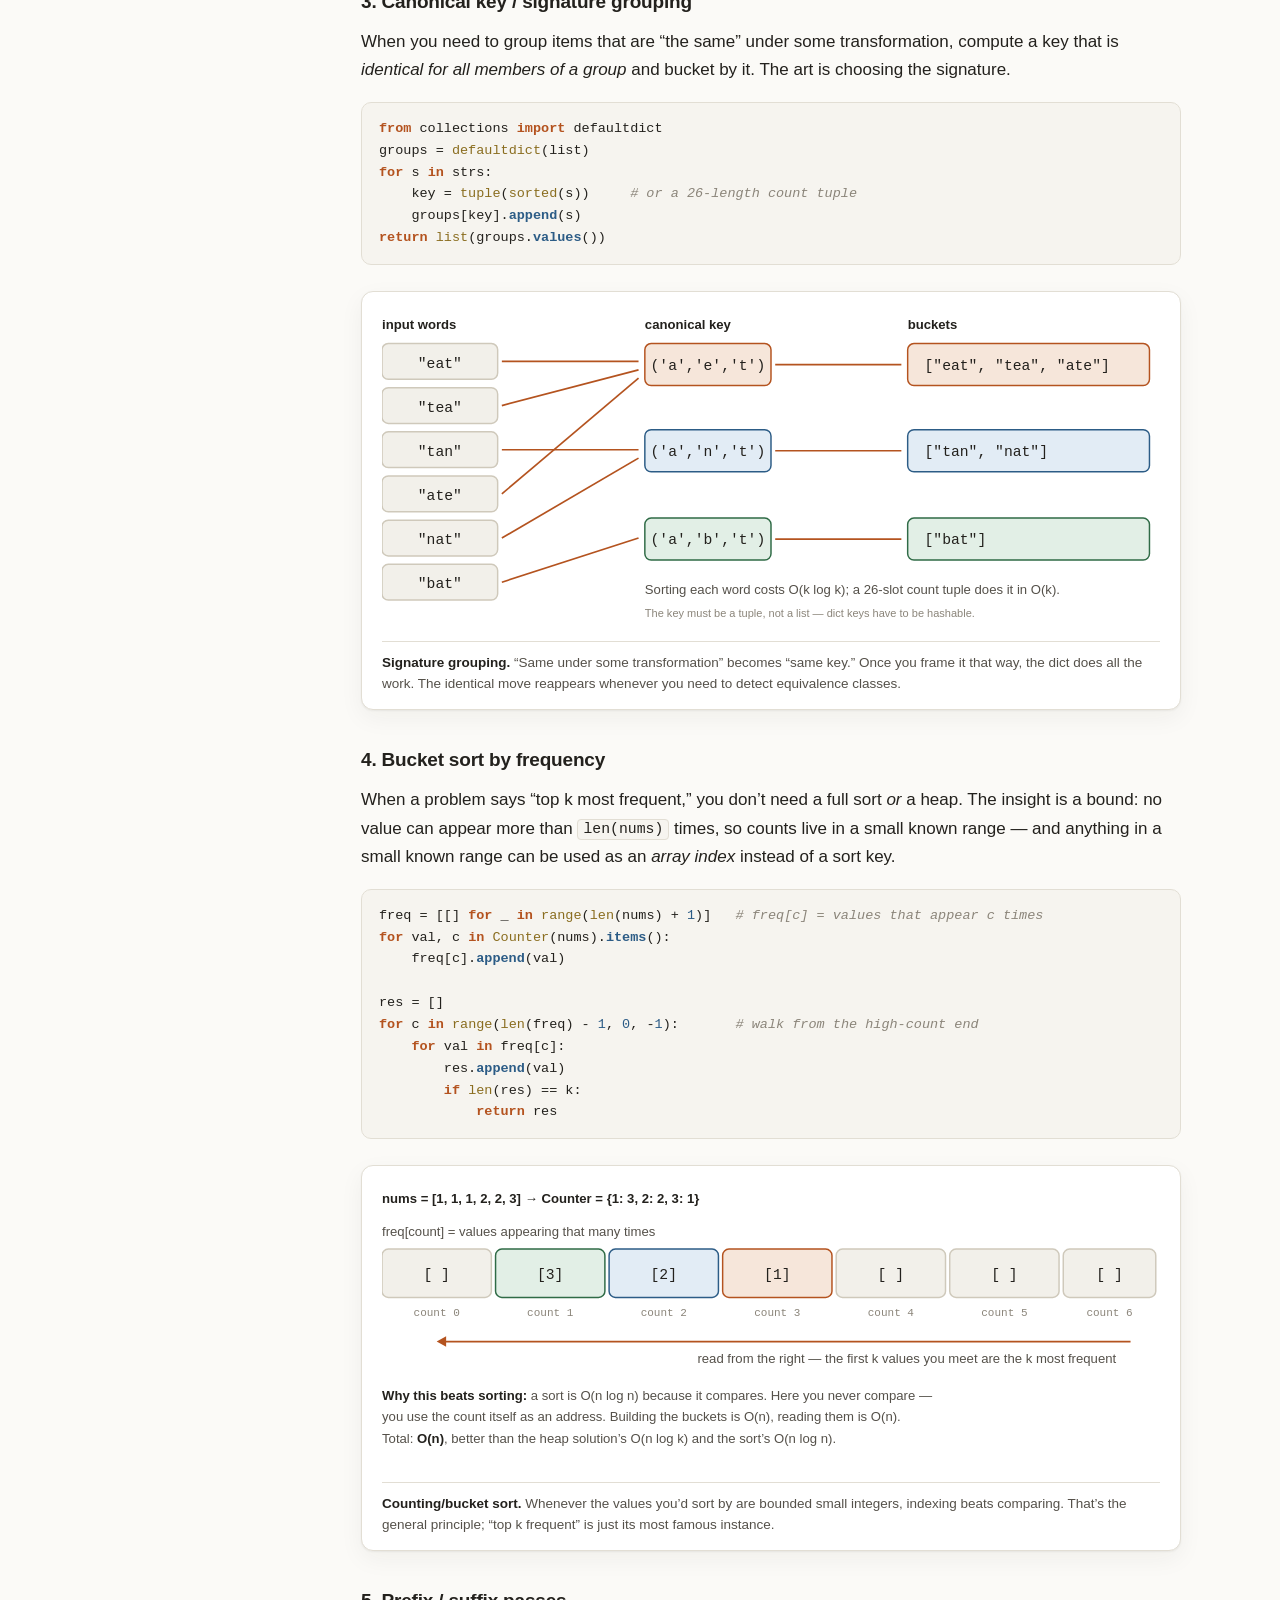
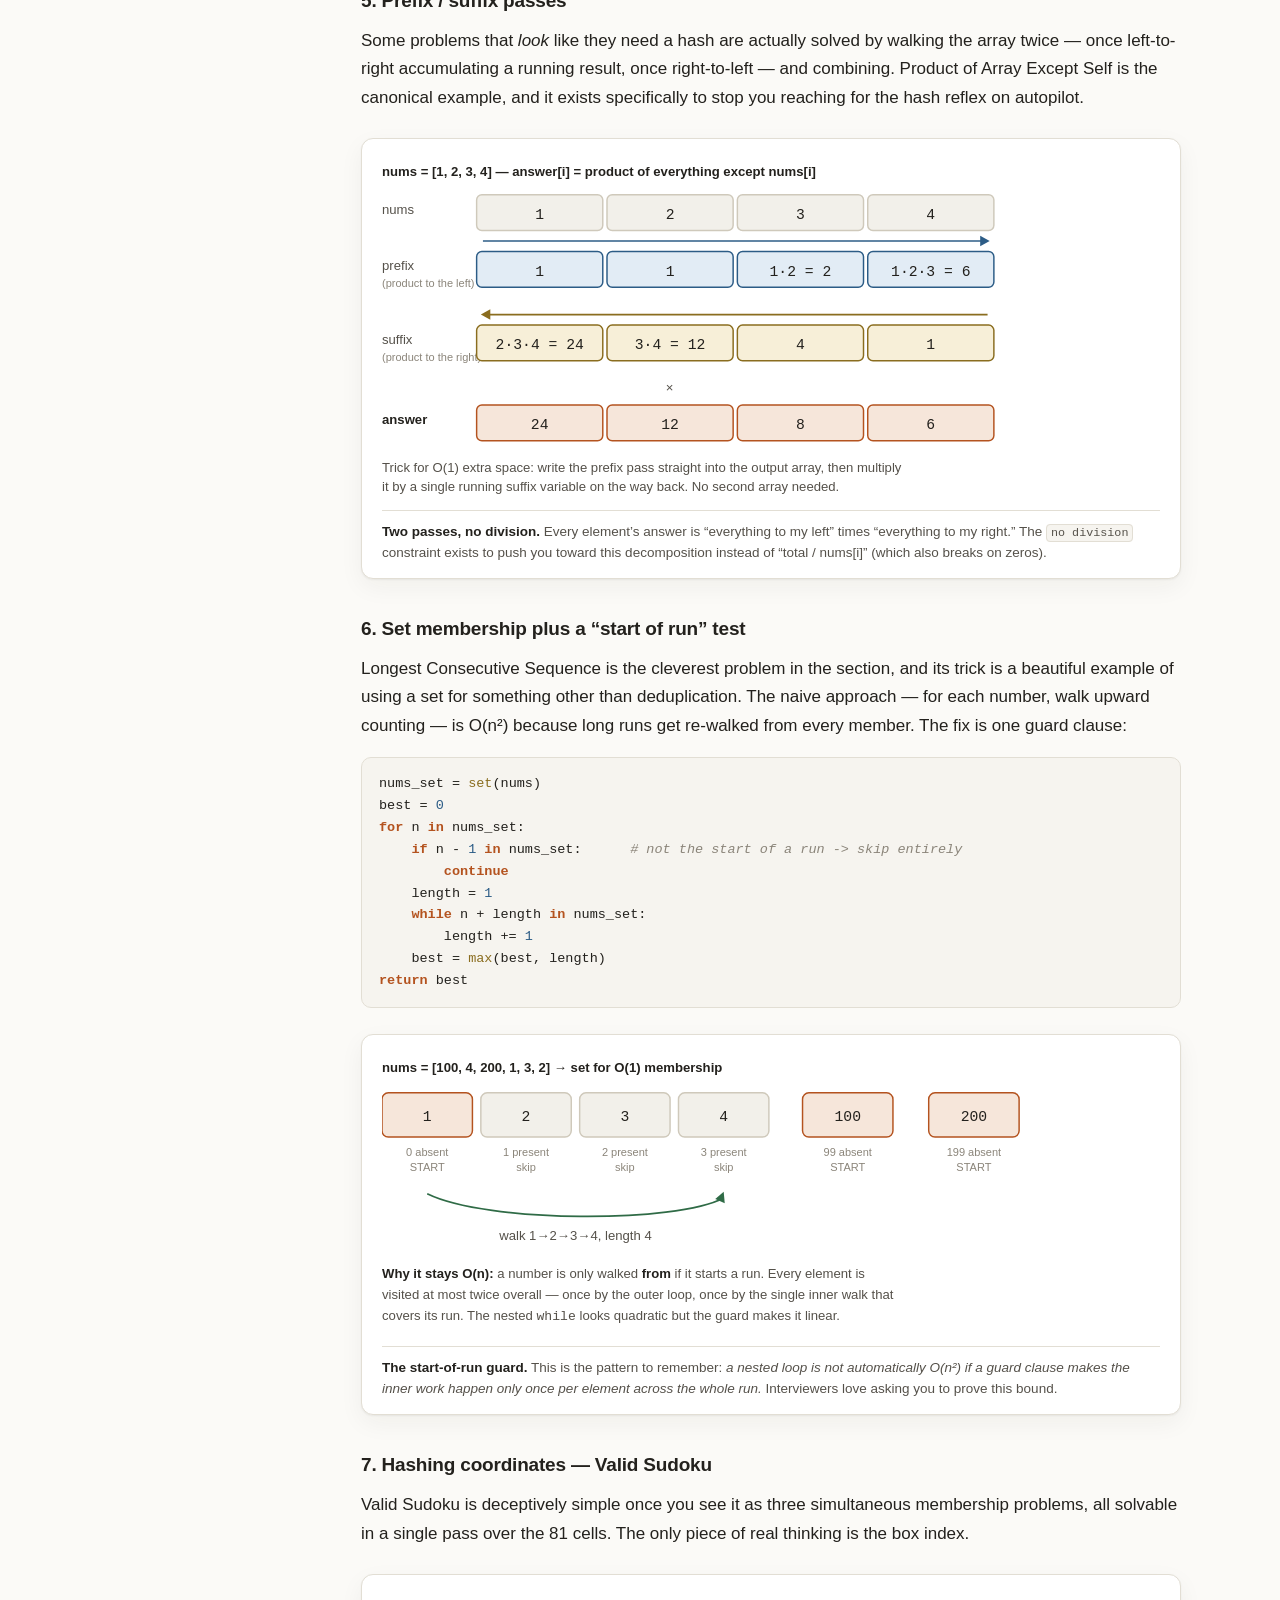
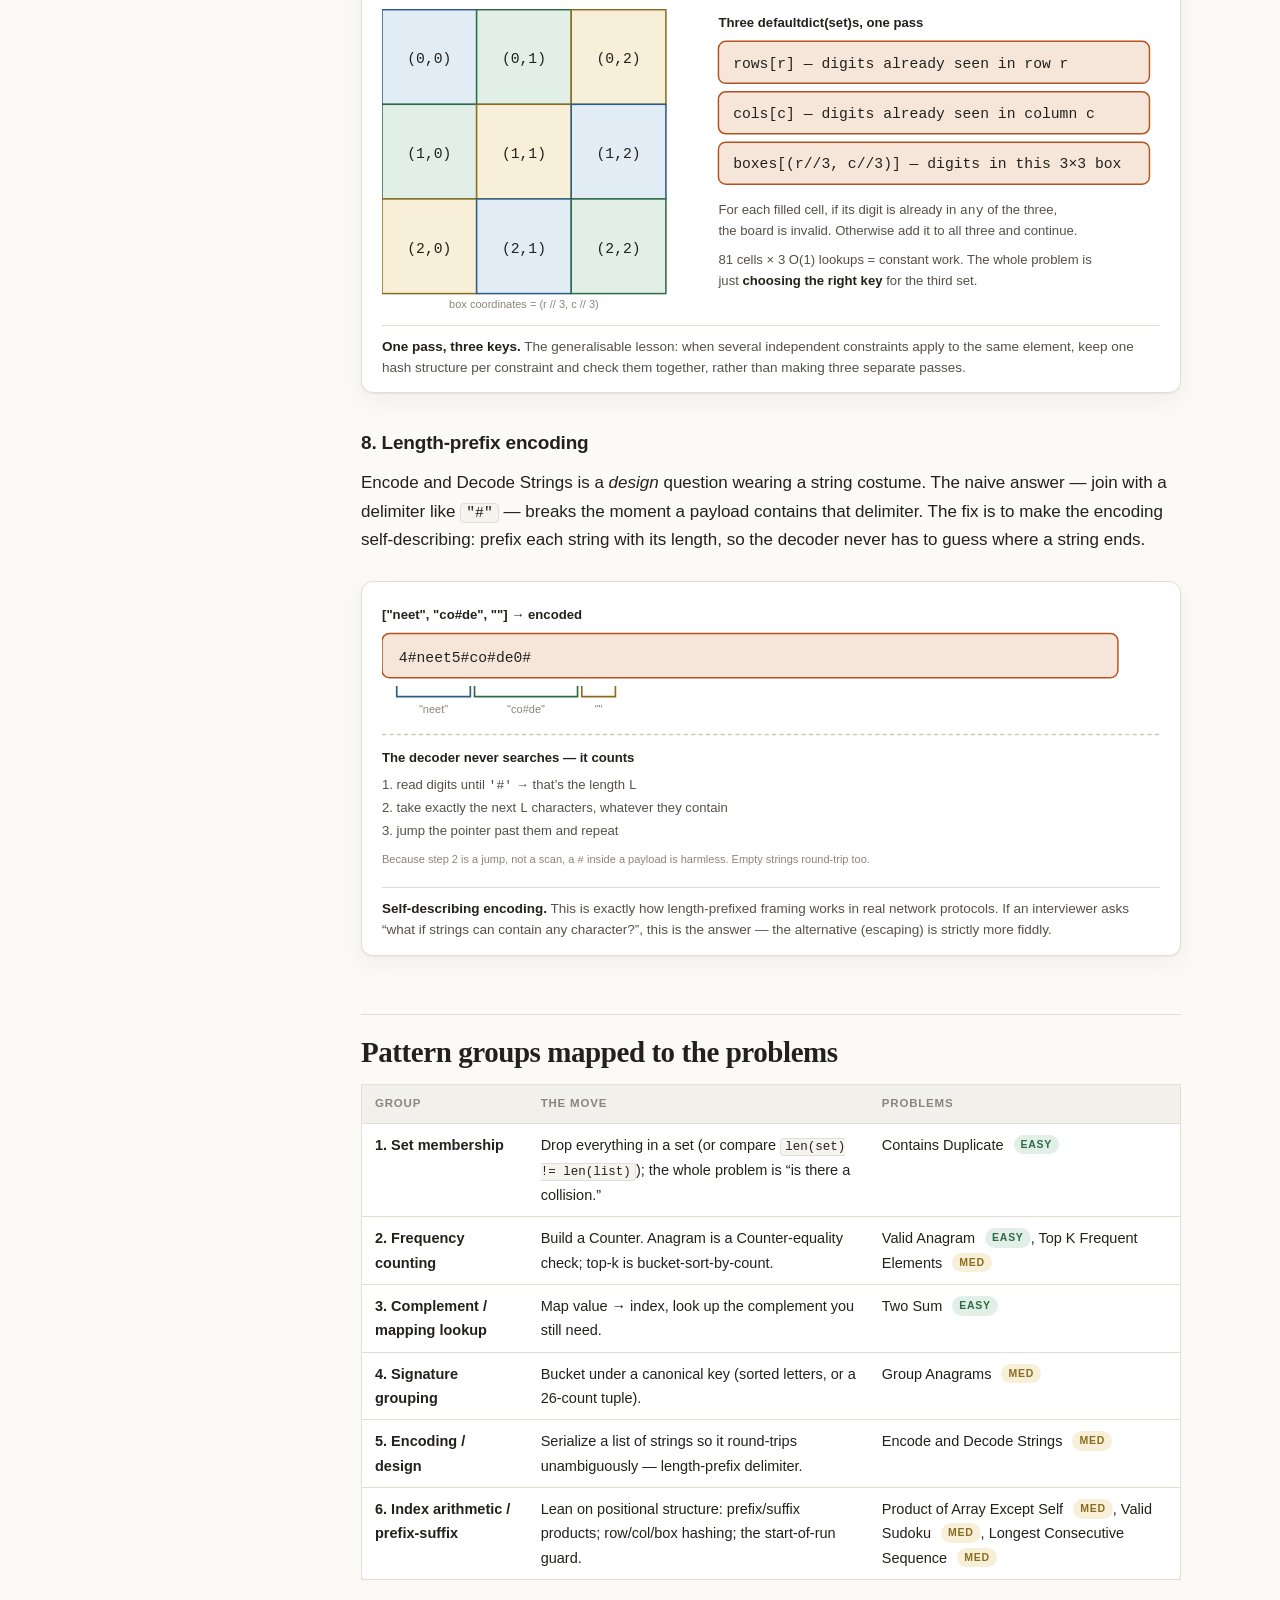
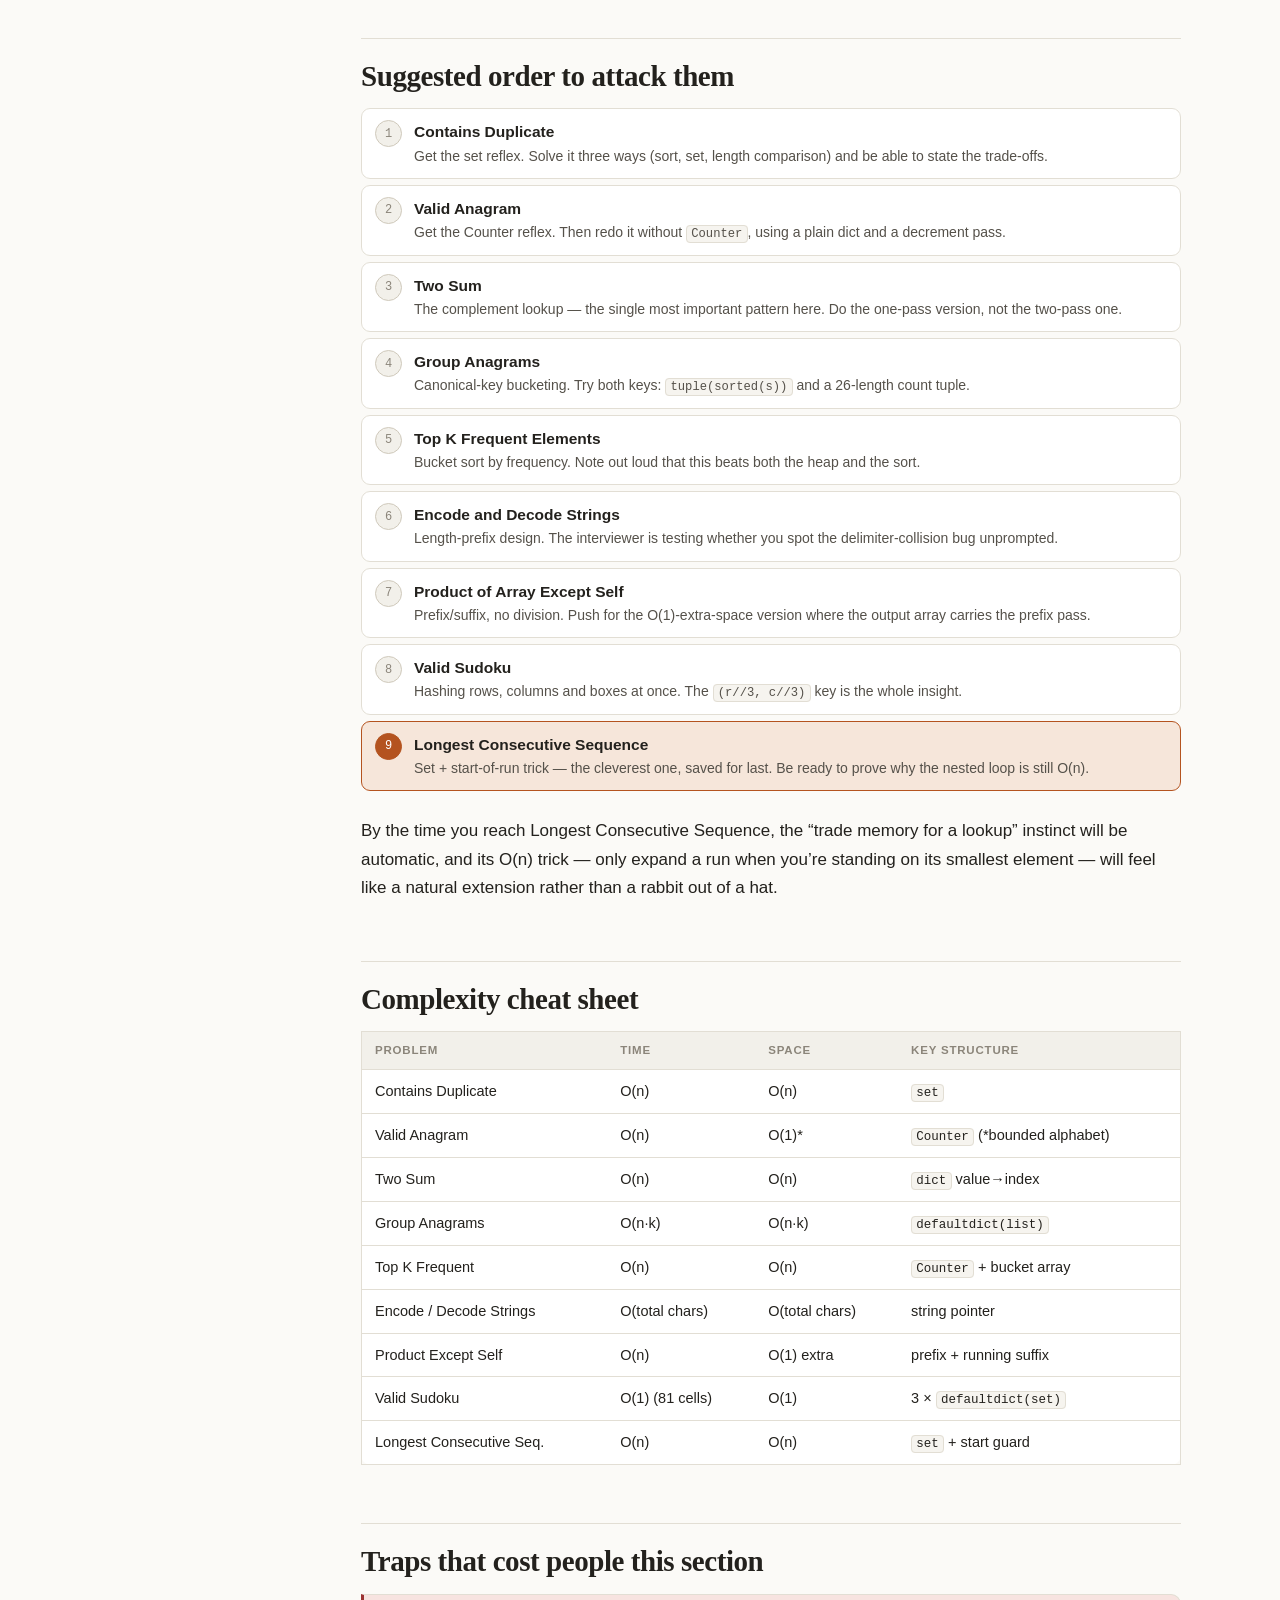
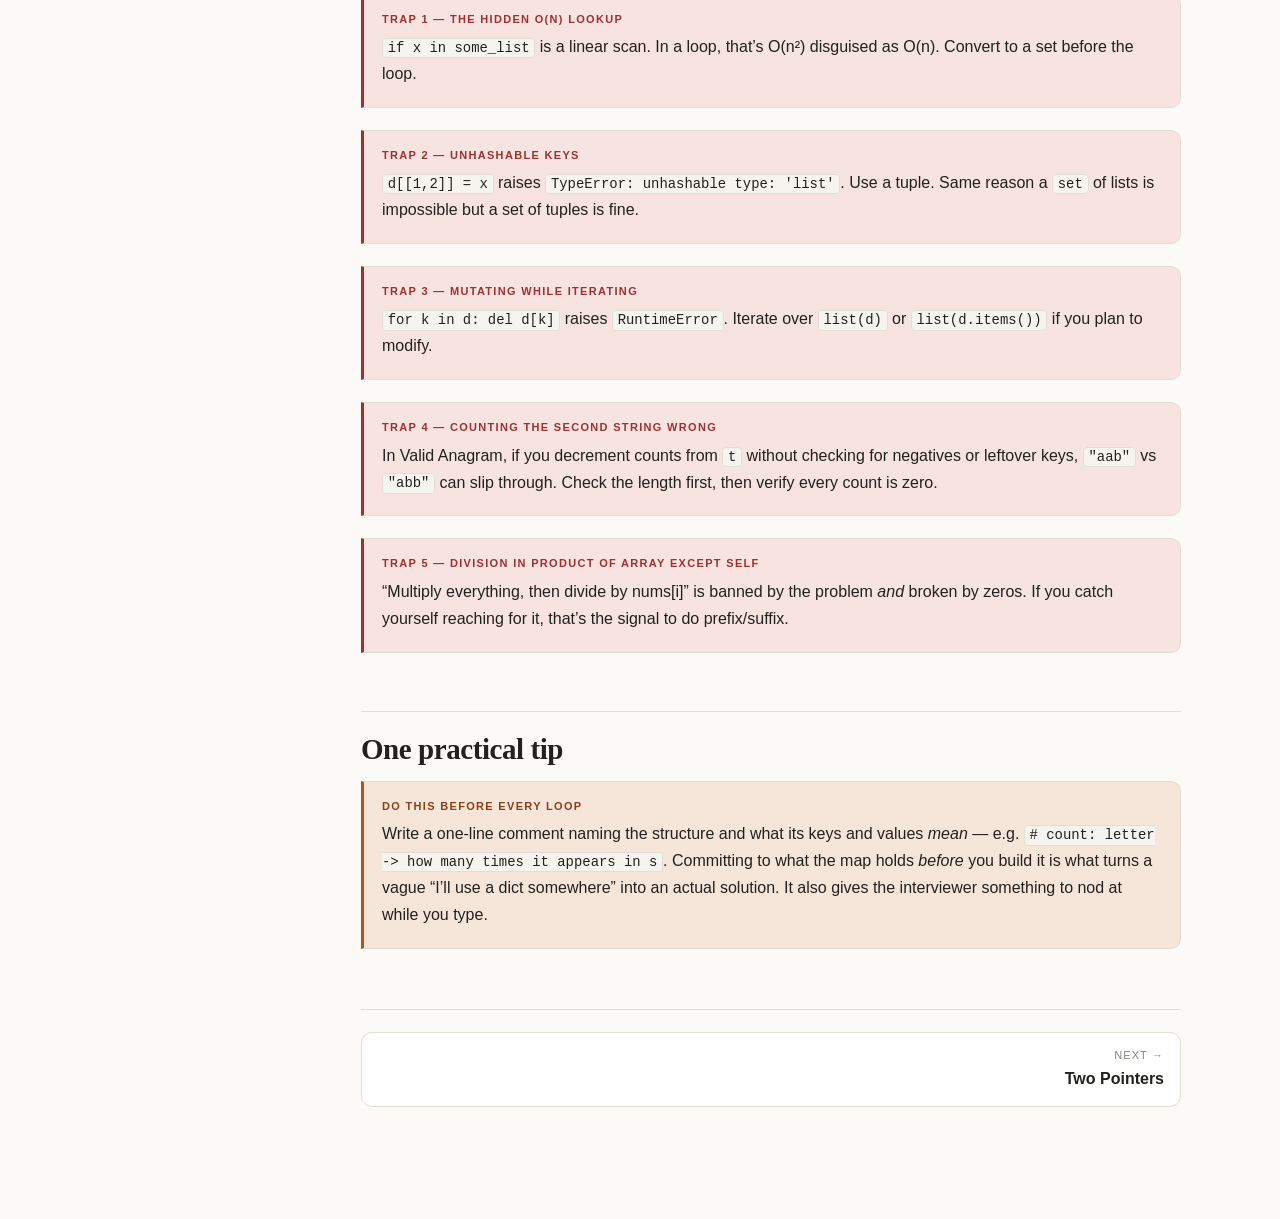
<file: ArraysHashing/arrays_hashing.html>
<!DOCTYPE html>
<html lang="en">
<head>
<meta charset="utf-8">
<meta name="viewport" content="width=device-width, initial-scale=1">
<title>Arrays &amp; Hashing — NeetCode 150 Notes</title>
<link rel="stylesheet" href="../assets/style.css">
</head>
<body data-page="arrays" data-root="..">
<div class="layout">
<main class="content">
<article class="article">

<div class="topbar"></div>

<h1>Arrays &amp; Hashing</h1>
<p class="deck">The section that installs the single most reusable instinct in the whole list: <em>can I trade memory for time by remembering what I&rsquo;ve already seen?</em></p>

<div class="facts">
  <div class="fact"><div class="k">Problems</div><div class="v">9</div></div>
  <div class="fact"><div class="k">Core tools</div><div class="v" style="font-size:14px">set · dict · Counter</div></div>
  <div class="fact"><div class="k">Typical time</div><div class="v">O(n)</div></div>
  <div class="fact"><div class="k">Typical space</div><div class="v">O(n)</div></div>
</div>

<div class="toc"></div>

<h2>Why this section comes first</h2>

<p class="lead-in">Arrays &amp; Hashing is the first section in NeetCode 150 for a reason: it&rsquo;s where you build the reflex that carries the entire list &mdash; <strong>&ldquo;can I trade memory for time by remembering what I&rsquo;ve already seen?&rdquo;</strong> Almost every problem here is really a question about which lookup structure to reach for, and once that clicks, half the work is done before you write a loop.</p>

<p>Notice what&rsquo;s <em>absent</em> from this section: there is no custom data structure to learn. No node class, no tree, no heap. The whole section is about wielding Python&rsquo;s built-in <code>set</code>, <code>dict</code>, and <code>list</code> well. That&rsquo;s deliberate &mdash; the pedagogical payload isn&rsquo;t a structure, it&rsquo;s a <em>move</em>. Every later section (Two Pointers, Sliding Window, Graphs, Heap) quietly assumes you&rsquo;ll reach for a hash map without thinking whenever the problem needs an O(1) &ldquo;have I seen this?&rdquo;</p>

<p>So the goal for this section is not &ldquo;solve nine problems.&rdquo; It&rsquo;s to make one particular thought automatic, so that later, when you&rsquo;re neck-deep in Course Schedule or Word Ladder, the hash-map part of the solution costs you zero thinking budget.</p>

<h2>The one idea: turn the inner loop into a lookup</h2>

<p>Before writing any array/hashing code, ask one question:</p>

<div class="callout key">
  <span class="ct">The habit</span>
  <p>&ldquo;As I walk through this array <em>once</em>, what do I need to remember about what I&rsquo;ve already passed, so that when I reach the current element I can answer in O(1)?&rdquo;</p>
</div>

<p>That &ldquo;what do I need to remember&rdquo; is almost always a <code>set</code> (membership: <em>have I seen this value?</em>) or a <code>dict</code> (mapping: <em>what index / count / group does this value belong to?</em>).</p>

<p>Here is the shape of the transformation, and it is worth staring at until it feels obvious. The brute-force version of nearly every problem in this section is a nested double loop &mdash; O(n²) &mdash; and the hashing version replaces the inner loop with a single O(1) lookup into a structure you built <em>on the way in</em>.</p>

<figure>
<svg viewBox="0 0 740 330" role="img" aria-label="Comparison of a nested O(n squared) double loop against a single pass with a hash lookup">
  <!-- left panel: brute force -->
  <rect class="panel" x="0" y="0" width="352" height="330" rx="10"/>
  <text class="capb" x="16" y="24">Brute force — O(n²)</text>
  <text class="cap" x="16" y="43">for each i: scan every j to its right</text>

  <!-- grid of comparisons -->
  <g>
    <!-- column headers -->
    <text class="idx" x="60" y="70">j=0</text><text class="idx" x="106" y="70">1</text>
    <text class="idx" x="146" y="70">2</text><text class="idx" x="186" y="70">3</text>
    <text class="idx" x="226" y="70">4</text><text class="idx" x="266" y="70">5</text>
  </g>
  <g>
    <text class="idx" x="20" y="94">i=0</text>
    <text class="idx" x="20" y="124">1</text>
    <text class="idx" x="20" y="154">2</text>
    <text class="idx" x="20" y="184">3</text>
    <text class="idx" x="20" y="214">4</text>
    <text class="idx" x="20" y="244">5</text>
  </g>
  <!-- 15 dots for upper triangle -->
  <g class="f-bad">
    <circle cx="106" cy="90" r="5"/><circle cx="146" cy="90" r="5"/><circle cx="186" cy="90" r="5"/><circle cx="226" cy="90" r="5"/><circle cx="266" cy="90" r="5"/>
    <circle cx="146" cy="120" r="5"/><circle cx="186" cy="120" r="5"/><circle cx="226" cy="120" r="5"/><circle cx="266" cy="120" r="5"/>
    <circle cx="186" cy="150" r="5"/><circle cx="226" cy="150" r="5"/><circle cx="266" cy="150" r="5"/>
    <circle cx="226" cy="180" r="5"/><circle cx="266" cy="180" r="5"/>
    <circle cx="266" cy="210" r="5"/>
  </g>
  <text class="cap" x="16" y="272">Every dot is one comparison. For n = 6 that&#8217;s 15;</text>
  <text class="cap" x="16" y="290">for n = 10,000 it&#8217;s ~50,000,000.</text>
  <text class="tiny" x="16" y="312">Work grows with the square of the input.</text>

  <!-- right panel: hashing -->
  <rect class="panel" x="388" y="0" width="352" height="330" rx="10"/>
  <text class="capb" x="404" y="24">With a hash structure — O(n)</text>
  <text class="cap" x="404" y="43">one pass; the inner scan becomes one lookup</text>

  <!-- array row -->
  <g>
    <rect class="cell" x="404" y="62" width="42" height="38" rx="5"/><text class="val" x="425" y="87" text-anchor="middle">2</text>
    <rect class="cell" x="450" y="62" width="42" height="38" rx="5"/><text class="val" x="471" y="87" text-anchor="middle">7</text>
    <rect class="sv-acc" x="496" y="62" width="42" height="38" rx="5"/><text class="val" x="517" y="87" text-anchor="middle">11</text>
    <rect class="cell" x="542" y="62" width="42" height="38" rx="5"/><text class="val" x="563" y="87" text-anchor="middle">15</text>
    <rect class="cell" x="588" y="62" width="42" height="38" rx="5"/><text class="val" x="609" y="87" text-anchor="middle">3</text>
    <rect class="cell" x="634" y="62" width="42" height="38" rx="5"/><text class="val" x="655" y="87" text-anchor="middle">6</text>
    <text class="tiny" x="517" y="116" text-anchor="middle">current</text>
  </g>

  <!-- arrow down to memory -->
  <path class="s-acc" d="M517 124 L517 158"/>
  <path class="f-acc" d="M517 166 l-5,-9 l10,0 z"/>
  <text class="cap t-acc" x="530" y="148">one O(1) question</text>

  <!-- memory box -->
  <rect class="sv-info" x="430" y="170" width="270" height="86" rx="9"/>
  <text class="capb" x="446" y="192">memory of everything already passed</text>
  <text class="val" x="446" y="216">{ 2, 7 }</text>
  <text class="cap" x="446" y="240">&#8220;have I seen X?&#8221; &#8594; yes / no, instantly</text>

  <text class="cap" x="404" y="284">Each element is touched once and asks one question.</text>
  <text class="cap" x="404" y="302">For n = 10,000 that&#8217;s ~10,000 steps, not 50 million.</text>
  <text class="tiny" x="404" y="322">Cost: O(n) extra memory. That is the trade.</text>
</svg>
<figcaption><b>The whole section in one picture.</b> When you catch yourself about to write &ldquo;for each element, scan the rest of the array,&rdquo; stop &mdash; that inner scan is exactly the thing a hash structure removes. You pay O(n) memory and buy back a factor of n in time.</figcaption>
</figure>

<h2>How a hash table actually delivers O(1)</h2>

<p>It&rsquo;s worth understanding <em>why</em> the lookup is free, because it explains the two constraints you&rsquo;ll bump into (keys must be hashable; worst case isn&rsquo;t really O(1)).</p>

<figure>
<svg viewBox="0 0 740 300" role="img" aria-label="A hash function maps a key to a bucket index in a backing array">
  <text class="capb" x="0" y="18">key</text>
  <rect class="sv-acc" x="0" y="30" width="120" height="42" rx="7"/>
  <text class="val" x="60" y="57" text-anchor="middle">"apple"</text>

  <path class="s-acc" d="M124 51 L186 51"/>
  <path class="f-acc" d="M194 51 l-9,-5 l0,10 z"/>

  <text class="capb" x="206" y="18">hash function</text>
  <rect class="sv-info" x="206" y="30" width="150" height="42" rx="7"/>
  <text class="val" x="281" y="57" text-anchor="middle">hash(k) % 8</text>

  <path class="s-acc" d="M360 51 L424 51"/>
  <path class="f-acc" d="M432 51 l-9,-5 l0,10 z"/>

  <text class="capb" x="444" y="18">bucket index</text>
  <rect class="sv-good" x="444" y="30" width="70" height="42" rx="7"/>
  <text class="val" x="479" y="57" text-anchor="middle">3</text>

  <!-- backing array -->
  <text class="capb" x="0" y="118">backing array of buckets</text>
  <g>
    <rect class="cell" x="0" y="130" width="88" height="44" rx="5"/><text class="idx" x="44" y="192" text-anchor="middle">0</text>
    <rect class="cell" x="92" y="130" width="88" height="44" rx="5"/><text class="idx" x="136" y="192" text-anchor="middle">1</text>
    <rect class="cell" x="184" y="130" width="88" height="44" rx="5"/><text class="idx" x="228" y="192" text-anchor="middle">2</text>
    <rect class="sv-good" x="276" y="130" width="88" height="44" rx="5"/><text class="idx" x="320" y="192" text-anchor="middle">3</text>
    <rect class="cell" x="368" y="130" width="88" height="44" rx="5"/><text class="idx" x="412" y="192" text-anchor="middle">4</text>
    <rect class="sv-warn" x="460" y="130" width="88" height="44" rx="5"/><text class="idx" x="504" y="192" text-anchor="middle">5</text>
    <rect class="cell" x="552" y="130" width="88" height="44" rx="5"/><text class="idx" x="596" y="192" text-anchor="middle">6</text>
    <rect class="cell" x="644" y="130" width="88" height="44" rx="5"/><text class="idx" x="688" y="192" text-anchor="middle">7</text>
  </g>
  <text class="val" x="320" y="158" text-anchor="middle">apple</text>
  <text class="val" x="504" y="158" text-anchor="middle">kiwi→fig</text>

  <path class="s-good dash" d="M479 76 L479 100 L320 100 L320 126"/>

  <text class="cap" x="0" y="228"><tspan class="capb">Jump straight to slot 3.</tspan> No scanning &#8212; the key computes its own address.</text>
  <text class="cap" x="0" y="252"><tspan class="t-warn">Slot 5 shows a collision:</tspan> two keys landed in the same bucket, so that slot holds a small chain.</text>
  <text class="cap" x="0" y="276">Python keeps the table sparse and resizes as it fills, so chains stay short and lookups stay ~O(1) on average.</text>
</svg>
<figcaption><b>Why lookup is constant time.</b> The key is converted to a number, that number is folded into a bucket index, and you index directly into an array. Nothing is searched. The <em>average</em> case is O(1); the theoretical worst case (everything colliding into one bucket) is O(n), which is why interviewers sometimes say &ldquo;amortized O(1).&rdquo;</figcaption>
</figure>

<div class="callout note">
  <span class="ct">Two practical consequences</span>
  <p><b>1. Keys must be hashable (immutable).</b> A <code>list</code> can&rsquo;t be a dict key because it can change, which would change its hash. That&rsquo;s exactly why Group Anagrams uses <code>tuple(sorted(s))</code> and not <code>sorted(s)</code> &mdash; the tuple is frozen, the list is not.</p>
  <p><b>2. Insertion order is preserved</b> in Python 3.7+ dicts. Handy for problems where you want to read results back in the order you first met them, but never rely on it for correctness in an interview unless you say so out loud.</p>
</div>

<h2>The 30-second mental check</h2>

<p>When an arrays problem lands in front of you, ask which of these you need. Naming the structure <em>and what its keys and values mean</em> before writing a loop is most of the work.</p>

<div class="table-wrap">
<table>
<thead><tr><th>The question you&rsquo;re asking</th><th>Reach for</th><th>Shows up in</th></tr></thead>
<tbody>
<tr><td><b>Membership / duplicates?</b><br><span class="why">&ldquo;Have I seen this exact value?&rdquo;</span></td><td><code>set</code></td><td>Contains Duplicate; the start-check in Longest Consecutive Sequence</td></tr>
<tr><td><b>Counting / frequency?</b><br><span class="why">&ldquo;How many times does each thing appear?&rdquo;</span></td><td><code>dict</code> / <code>Counter</code></td><td>Valid Anagram, Top K Frequent, Group Anagrams</td></tr>
<tr><td><b>Remembering <em>where</em> something was?</b><br><span class="why">&ldquo;I need the position of the complement.&rdquo;</span></td><td><code>dict</code>: value → index</td><td>Two Sum</td></tr>
<tr><td><b>Grouping things that share a key?</b><br><span class="why">&ldquo;Everything with the same sorted letters goes in one bucket.&rdquo;</span></td><td><code>defaultdict(list)</code></td><td>Group Anagrams</td></tr>
<tr><td><b>No extra structure, just index arithmetic?</b><br><span class="why">Constraints forbid the obvious tool.</span></td><td>prefix / suffix passes</td><td>Product of Array Except Self</td></tr>
</tbody>
</table>
</div>

<h2>Your Python toolkit</h2>

<p>Four built-ins do everything in this section. Know their costs cold &mdash; interviewers ask.</p>

<div class="code-label">the four tools</div>
<pre><code>from collections import Counter, defaultdict

seen   = set()                 # membership only, no values
seen.add(x); x in seen         # O(1) average

index  = {}                    # value -> index (or anything -> anything)
index[x] = i; index.get(x, 0)  # O(1) average

count  = Counter(nums)         # value -> how many times, built in O(n)
count.most_common(k)           # k most frequent, O(n log n) internally

groups = defaultdict(list)     # missing key auto-creates an empty list
groups[key].append(s)          # no "if key not in groups" boilerplate
</code></pre>

<div class="table-wrap">
<table>
<thead><tr><th>Operation</th><th>list</th><th>set</th><th>dict</th></tr></thead>
<tbody>
<tr><td><code>x in c</code></td><td class="t-bad">O(n)</td><td class="t-good">O(1)</td><td class="t-good">O(1) (keys)</td></tr>
<tr><td>add / insert at end</td><td class="t-good">O(1) amortized</td><td class="t-good">O(1)</td><td class="t-good">O(1)</td></tr>
<tr><td>delete a known element</td><td class="t-bad">O(n)</td><td class="t-good">O(1)</td><td class="t-good">O(1)</td></tr>
<tr><td>index by position</td><td class="t-good">O(1)</td><td>—</td><td>—</td></tr>
<tr><td>keeps order</td><td>yes</td><td>no</td><td>yes (3.7+)</td></tr>
</tbody>
</table>
</div>

<div class="callout trap">
  <span class="ct">The one-line bug that costs the interview</span>
  <p>Writing <code>if x in my_list</code> inside a loop. That&rsquo;s an O(n) scan hiding inside what you think is an O(n) algorithm &mdash; you just wrote O(n²) and it looks like O(n). Convert to a <code>set</code> first, every single time.</p>
</div>

<h2>Technique families</h2>

<h3>1. Counting with a dict</h3>

<p>The workhorse. Build a frequency map in one pass, then read from it:</p>

<pre><code>from collections import Counter
count = Counter(nums)          # {value: how many times}

# the manual version, if asked not to use Counter:
count = {}
for x in nums:
    count[x] = count.get(x, 0) + 1
</code></pre>

<p>Two strings are anagrams <em>iff</em> their Counters are equal &mdash; that&rsquo;s the entire Valid Anagram problem, one line:</p>

<pre><code>def isAnagram(s, t):
    return Counter(s) == Counter(t)
</code></pre>

<p>The interview-friendly version avoids the library and shows you understand the mechanism: build one counter from <code>s</code>, decrement it with <code>t</code>, and assert every count landed back on zero. If any count goes negative or any key is left over, they differ.</p>

<div class="callout tip">
  <span class="ct">Say this out loud</span>
  <p>&ldquo;Sorting both strings also works and is O(n log n) with O(1) extra space; counting is O(n) time and O(k) space where k is the alphabet size. Which trade do you want?&rdquo; That sentence alone demonstrates the thing the question is testing.</p>
</div>

<h3>2. Complement lookup — the Two Sum move</h3>

<p>Instead of searching for two things that combine to a target, fix one and look up the <em>other one you&rsquo;d need</em>. This is the single most important pattern in the section, and it recurs for the rest of your life as an interviewee.</p>

<pre><code>seen = {}                      # value -> index
for i, x in enumerate(nums):
    if target - x in seen:
        return [seen[target - x], i]
    seen[x] = i
</code></pre>

<p>The subtlety worth internalising: you build the map <em>as you go</em>, so each element only ever looks <strong>backward</strong> at what&rsquo;s already stored. That&rsquo;s why you don&rsquo;t need a second pass, and why an element can never pair with itself &mdash; it isn&rsquo;t in the map yet when it asks.</p>

<figure>
<svg viewBox="0 0 740 336" role="img" aria-label="Step by step trace of the Two Sum complement lookup">
  <text class="capb" x="0" y="16">nums = [2, 7, 11, 15]   ·   target = 9</text>

  <!-- step 1 -->
  <text class="cap" x="0" y="52">i = 0</text>
  <g>
    <rect class="sv-acc" x="56" y="34" width="44" height="36" rx="5"/><text class="val" x="78" y="58" text-anchor="middle">2</text>
    <rect class="cell" x="104" y="34" width="44" height="36" rx="5"/><text class="val" x="126" y="58" text-anchor="middle">7</text>
    <rect class="cell" x="152" y="34" width="44" height="36" rx="5"/><text class="val" x="174" y="58" text-anchor="middle">11</text>
    <rect class="cell" x="200" y="34" width="44" height="36" rx="5"/><text class="val" x="222" y="58" text-anchor="middle">15</text>
  </g>
  <text class="cap" x="266" y="50">need 9 &#8722; 2 = <tspan class="capb">7</tspan> &#8212; not in <tspan class="sv-mono">seen</tspan></text>
  <text class="cap" x="266" y="68">so store <tspan class="sv-mono">seen[2] = 0</tspan></text>
  <rect class="sv-info" x="560" y="34" width="176" height="36" rx="7"/>
  <text class="val" x="574" y="58">seen = {2: 0}</text>

  <!-- step 2 -->
  <text class="cap" x="0" y="126">i = 1</text>
  <g>
    <rect class="sv-good" x="56" y="108" width="44" height="36" rx="5"/><text class="val" x="78" y="132" text-anchor="middle">2</text>
    <rect class="sv-acc" x="104" y="108" width="44" height="36" rx="5"/><text class="val" x="126" y="132" text-anchor="middle">7</text>
    <rect class="cell" x="152" y="108" width="44" height="36" rx="5"/><text class="val" x="174" y="132" text-anchor="middle">11</text>
    <rect class="cell" x="200" y="108" width="44" height="36" rx="5"/><text class="val" x="222" y="132" text-anchor="middle">15</text>
  </g>
  <text class="cap" x="266" y="124">need 9 &#8722; 7 = <tspan class="capb t-good">2</tspan> &#8212; <tspan class="t-good">found!</tspan></text>
  <text class="cap" x="266" y="142">return <tspan class="sv-mono">[seen[2], 1]</tspan> = <tspan class="sv-mono">[0, 1]</tspan></text>
  <rect class="sv-info" x="560" y="108" width="176" height="36" rx="7"/>
  <text class="val" x="574" y="132">seen = {2: 0}</text>

  <path class="s-good" d="M300 150 L300 172 L620 172 L620 152"/>
  <path class="f-good" d="M620 146 l-5,9 l10,0 z"/>
  <text class="cap t-good" x="386" y="190">the lookup that replaced the whole inner loop</text>

  <!-- the contrast -->
  <line class="sv-line dash" x1="0" y1="212" x2="740" y2="212"/>
  <text class="capb" x="0" y="238">Why looking only backward is enough</text>
  <text class="cap" x="0" y="262">Any valid pair has a left element and a right element. When the loop reaches the <tspan class="capb">right</tspan> one,</text>
  <text class="cap" x="0" y="282">the left one is already in <tspan class="sv-mono">seen</tspan>. So every pair gets checked exactly once &#8212; at the moment its</text>
  <text class="cap" x="0" y="302">second member arrives. No pair can be missed, and none is examined twice.</text>
  <text class="tiny" x="0" y="326">This &#8220;each pair is discovered by its later member&#8221; argument is the proof you should give when asked why one pass suffices.</text>
</svg>
<figcaption><b>Two Sum, traced.</b> The dict is not a lookup table you build first &mdash; it is a growing memory of the past. That&rsquo;s the difference between the two-pass version and the elegant one-pass version.</figcaption>
</figure>

<h3>3. Canonical key / signature grouping</h3>

<p>When you need to group items that are &ldquo;the same&rdquo; under some transformation, compute a key that is <em>identical for all members of a group</em> and bucket by it. The art is choosing the signature.</p>

<pre><code>from collections import defaultdict
groups = defaultdict(list)
for s in strs:
    key = tuple(sorted(s))     # or a 26-length count tuple
    groups[key].append(s)
return list(groups.values())
</code></pre>

<figure>
<svg viewBox="0 0 740 300" role="img" aria-label="Group Anagrams: each word is reduced to a canonical key and dropped into a bucket">
  <text class="capb" x="0" y="16">input words</text>
  <text class="capb" x="250" y="16">canonical key</text>
  <text class="capb" x="500" y="16">buckets</text>

  <g>
    <rect class="cell" x="0" y="30" width="110" height="34" rx="6"/><text class="val" x="55" y="53" text-anchor="middle">"eat"</text>
    <rect class="cell" x="0" y="72" width="110" height="34" rx="6"/><text class="val" x="55" y="95" text-anchor="middle">"tea"</text>
    <rect class="cell" x="0" y="114" width="110" height="34" rx="6"/><text class="val" x="55" y="137" text-anchor="middle">"tan"</text>
    <rect class="cell" x="0" y="156" width="110" height="34" rx="6"/><text class="val" x="55" y="179" text-anchor="middle">"ate"</text>
    <rect class="cell" x="0" y="198" width="110" height="34" rx="6"/><text class="val" x="55" y="221" text-anchor="middle">"nat"</text>
    <rect class="cell" x="0" y="240" width="110" height="34" rx="6"/><text class="val" x="55" y="263" text-anchor="middle">"bat"</text>
  </g>

  <g class="s-acc">
    <path d="M114 47 L244 47"/><path d="M114 89 L244 55"/><path d="M114 131 L244 131"/>
    <path d="M114 173 L244 63"/><path d="M114 215 L244 139"/><path d="M114 257 L244 215"/>
  </g>

  <g>
    <rect class="sv-acc" x="250" y="30" width="120" height="40" rx="6"/><text class="val" x="310" y="55" text-anchor="middle">('a','e','t')</text>
    <rect class="sv-info" x="250" y="112" width="120" height="40" rx="6"/><text class="val" x="310" y="137" text-anchor="middle">('a','n','t')</text>
    <rect class="sv-good" x="250" y="196" width="120" height="40" rx="6"/><text class="val" x="310" y="221" text-anchor="middle">('a','b','t')</text>
  </g>

  <g class="s-acc">
    <path d="M374 50 L494 50"/><path d="M374 132 L494 132"/><path d="M374 216 L494 216"/>
  </g>

  <g>
    <rect class="sv-acc" x="500" y="30" width="230" height="40" rx="6"/><text class="val" x="516" y="55">["eat", "tea", "ate"]</text>
    <rect class="sv-info" x="500" y="112" width="230" height="40" rx="6"/><text class="val" x="516" y="137">["tan", "nat"]</text>
    <rect class="sv-good" x="500" y="196" width="230" height="40" rx="6"/><text class="val" x="516" y="221">["bat"]</text>
  </g>

  <text class="cap" x="250" y="268">Sorting each word costs O(k log k); a 26-slot count tuple does it in O(k).</text>
  <text class="tiny" x="250" y="290">The key must be a tuple, not a list &#8212; dict keys have to be hashable.</text>
</svg>
<figcaption><b>Signature grouping.</b> &ldquo;Same under some transformation&rdquo; becomes &ldquo;same key.&rdquo; Once you frame it that way, the dict does all the work. The identical move reappears whenever you need to detect equivalence classes.</figcaption>
</figure>

<h3>4. Bucket sort by frequency</h3>

<p>When a problem says &ldquo;top k most frequent,&rdquo; you don&rsquo;t need a full sort <em>or</em> a heap. The insight is a bound: no value can appear more than <code>len(nums)</code> times, so counts live in a small known range &mdash; and anything in a small known range can be used as an <em>array index</em> instead of a sort key.</p>

<pre><code>freq = [[] for _ in range(len(nums) + 1)]   # freq[c] = values that appear c times
for val, c in Counter(nums).items():
    freq[c].append(val)

res = []
for c in range(len(freq) - 1, 0, -1):       # walk from the high-count end
    for val in freq[c]:
        res.append(val)
        if len(res) == k:
            return res
</code></pre>

<figure>
<svg viewBox="0 0 740 268" role="img" aria-label="Bucket sort by frequency: counts index into an array of buckets, read from the high end">
  <text class="capb" x="0" y="16">nums = [1, 1, 1, 2, 2, 3]   &#8594;   Counter = {1: 3, 2: 2, 3: 1}</text>

  <text class="cap" x="0" y="48">freq[count] = values appearing that many times</text>
  <g>
    <rect class="cell" x="0" y="60" width="104" height="46" rx="6"/><text class="val" x="52" y="88" text-anchor="middle">[ ]</text><text class="idx" x="52" y="124" text-anchor="middle">count 0</text>
    <rect class="sv-good" x="108" y="60" width="104" height="46" rx="6"/><text class="val" x="160" y="88" text-anchor="middle">[3]</text><text class="idx" x="160" y="124" text-anchor="middle">count 1</text>
    <rect class="sv-info" x="216" y="60" width="104" height="46" rx="6"/><text class="val" x="268" y="88" text-anchor="middle">[2]</text><text class="idx" x="268" y="124" text-anchor="middle">count 2</text>
    <rect class="sv-acc" x="324" y="60" width="104" height="46" rx="6"/><text class="val" x="376" y="88" text-anchor="middle">[1]</text><text class="idx" x="376" y="124" text-anchor="middle">count 3</text>
    <rect class="cell" x="432" y="60" width="104" height="46" rx="6"/><text class="val" x="484" y="88" text-anchor="middle">[ ]</text><text class="idx" x="484" y="124" text-anchor="middle">count 4</text>
    <rect class="cell" x="540" y="60" width="104" height="46" rx="6"/><text class="val" x="592" y="88" text-anchor="middle">[ ]</text><text class="idx" x="592" y="124" text-anchor="middle">count 5</text>
    <rect class="cell" x="648" y="60" width="88" height="46" rx="6"/><text class="val" x="692" y="88" text-anchor="middle">[ ]</text><text class="idx" x="692" y="124" text-anchor="middle">count 6</text>
  </g>

  <path class="s-acc" d="M712 148 L60 148"/>
  <path class="f-acc" d="M52 148 l9,-5 l0,10 z"/>
  <text class="cap t-acc" x="300" y="168">read from the right &#8212; the first k values you meet are the k most frequent</text>

  <text class="cap" x="0" y="204"><tspan class="capb">Why this beats sorting:</tspan> a sort is O(n log n) because it compares. Here you never compare &#8212;</text>
  <text class="cap" x="0" y="224">you use the count itself as an address. Building the buckets is O(n), reading them is O(n).</text>
  <text class="cap" x="0" y="244">Total: <tspan class="capb t-good">O(n)</tspan>, better than the heap solution&#8217;s O(n log k) and the sort&#8217;s O(n log n).</text>
</svg>
<figcaption><b>Counting/bucket sort.</b> Whenever the values you&rsquo;d sort by are bounded small integers, indexing beats comparing. That&rsquo;s the general principle; &ldquo;top k frequent&rdquo; is just its most famous instance.</figcaption>
</figure>

<h3>5. Prefix / suffix passes</h3>

<p>Some problems that <em>look</em> like they need a hash are actually solved by walking the array twice &mdash; once left-to-right accumulating a running result, once right-to-left &mdash; and combining. Product of Array Except Self is the canonical example, and it exists specifically to stop you reaching for the hash reflex on autopilot.</p>

<figure>
<svg viewBox="0 0 740 320" role="img" aria-label="Prefix and suffix product passes combining into the answer">
  <text class="capb" x="0" y="16">nums = [1, 2, 3, 4]   &#8212;   answer[i] = product of everything except nums[i]</text>

  <!-- nums row -->
  <text class="cap" x="0" y="52">nums</text>
  <g>
    <rect class="cell" x="90" y="34" width="120" height="34" rx="5"/><text class="val" x="150" y="57" text-anchor="middle">1</text>
    <rect class="cell" x="214" y="34" width="120" height="34" rx="5"/><text class="val" x="274" y="57" text-anchor="middle">2</text>
    <rect class="cell" x="338" y="34" width="120" height="34" rx="5"/><text class="val" x="398" y="57" text-anchor="middle">3</text>
    <rect class="cell" x="462" y="34" width="120" height="34" rx="5"/><text class="val" x="522" y="57" text-anchor="middle">4</text>
  </g>

  <!-- prefix -->
  <text class="cap t-info" x="0" y="106">prefix</text>
  <text class="tiny" x="0" y="122">(product to the left)</text>
  <g>
    <rect class="sv-info" x="90" y="88" width="120" height="34" rx="5"/><text class="val" x="150" y="111" text-anchor="middle">1</text>
    <rect class="sv-info" x="214" y="88" width="120" height="34" rx="5"/><text class="val" x="274" y="111" text-anchor="middle">1</text>
    <rect class="sv-info" x="338" y="88" width="120" height="34" rx="5"/><text class="val" x="398" y="111" text-anchor="middle">1·2 = 2</text>
    <rect class="sv-info" x="462" y="88" width="120" height="34" rx="5"/><text class="val" x="522" y="111" text-anchor="middle">1·2·3 = 6</text>
  </g>
  <path class="s-info" d="M96 78 L570 78"/><path class="f-info" d="M578 78 l-9,-5 l0,10 z"/>

  <!-- suffix -->
  <text class="cap t-warn" x="0" y="176">suffix</text>
  <text class="tiny" x="0" y="192">(product to the right)</text>
  <g>
    <rect class="sv-warn" x="90" y="158" width="120" height="34" rx="5"/><text class="val" x="150" y="181" text-anchor="middle">2·3·4 = 24</text>
    <rect class="sv-warn" x="214" y="158" width="120" height="34" rx="5"/><text class="val" x="274" y="181" text-anchor="middle">3·4 = 12</text>
    <rect class="sv-warn" x="338" y="158" width="120" height="34" rx="5"/><text class="val" x="398" y="181" text-anchor="middle">4</text>
    <rect class="sv-warn" x="462" y="158" width="120" height="34" rx="5"/><text class="val" x="522" y="181" text-anchor="middle">1</text>
  </g>
  <path class="s-warn" d="M576 148 L102 148"/><path class="f-warn" d="M94 148 l9,-5 l0,10 z"/>

  <!-- product -->
  <text class="cap" x="270" y="222">×</text>
  <text class="capb t-acc" x="0" y="252">answer</text>
  <g>
    <rect class="sv-acc" x="90" y="234" width="120" height="34" rx="5"/><text class="val" x="150" y="257" text-anchor="middle">24</text>
    <rect class="sv-acc" x="214" y="234" width="120" height="34" rx="5"/><text class="val" x="274" y="257" text-anchor="middle">12</text>
    <rect class="sv-acc" x="338" y="234" width="120" height="34" rx="5"/><text class="val" x="398" y="257" text-anchor="middle">8</text>
    <rect class="sv-acc" x="462" y="234" width="120" height="34" rx="5"/><text class="val" x="522" y="257" text-anchor="middle">6</text>
  </g>

  <text class="cap" x="0" y="298">Trick for O(1) extra space: write the prefix pass straight into the output array, then multiply</text>
  <text class="cap" x="0" y="316">it by a single running suffix variable on the way back. No second array needed.</text>
</svg>
<figcaption><b>Two passes, no division.</b> Every element&rsquo;s answer is &ldquo;everything to my left&rdquo; times &ldquo;everything to my right.&rdquo; The <code>no division</code> constraint exists to push you toward this decomposition instead of &ldquo;total / nums[i]&rdquo; (which also breaks on zeros).</figcaption>
</figure>

<h3>6. Set membership plus a &ldquo;start of run&rdquo; test</h3>

<p>Longest Consecutive Sequence is the cleverest problem in the section, and its trick is a beautiful example of using a set for something other than deduplication. The naive approach &mdash; for each number, walk upward counting &mdash; is O(n²) because long runs get re-walked from every member. The fix is one guard clause:</p>

<pre><code>nums_set = set(nums)
best = 0
for n in nums_set:
    if n - 1 in nums_set:      # not the start of a run -> skip entirely
        continue
    length = 1
    while n + length in nums_set:
        length += 1
    best = max(best, length)
return best
</code></pre>

<figure>
<svg viewBox="0 0 740 264" role="img" aria-label="Longest consecutive sequence: only numbers with no predecessor begin a walk">
  <text class="capb" x="0" y="16">nums = [100, 4, 200, 1, 3, 2]   &#8594;   set for O(1) membership</text>

  <g>
    <rect class="sv-acc" x="0" y="36" width="86" height="42" rx="6"/><text class="val" x="43" y="63" text-anchor="middle">1</text>
    <rect class="cell" x="94" y="36" width="86" height="42" rx="6"/><text class="val" x="137" y="63" text-anchor="middle">2</text>
    <rect class="cell" x="188" y="36" width="86" height="42" rx="6"/><text class="val" x="231" y="63" text-anchor="middle">3</text>
    <rect class="cell" x="282" y="36" width="86" height="42" rx="6"/><text class="val" x="325" y="63" text-anchor="middle">4</text>
    <rect class="sv-acc" x="400" y="36" width="86" height="42" rx="6"/><text class="val" x="443" y="63" text-anchor="middle">100</text>
    <rect class="sv-acc" x="520" y="36" width="86" height="42" rx="6"/><text class="val" x="563" y="63" text-anchor="middle">200</text>
  </g>

  <text class="tiny t-acc" x="43" y="96" text-anchor="middle">0 absent</text>
  <text class="tiny t-acc" x="43" y="110" text-anchor="middle">START</text>
  <text class="tiny" x="137" y="96" text-anchor="middle">1 present</text>
  <text class="tiny" x="137" y="110" text-anchor="middle">skip</text>
  <text class="tiny" x="231" y="96" text-anchor="middle">2 present</text>
  <text class="tiny" x="231" y="110" text-anchor="middle">skip</text>
  <text class="tiny" x="325" y="96" text-anchor="middle">3 present</text>
  <text class="tiny" x="325" y="110" text-anchor="middle">skip</text>
  <text class="tiny t-acc" x="443" y="96" text-anchor="middle">99 absent</text>
  <text class="tiny t-acc" x="443" y="110" text-anchor="middle">START</text>
  <text class="tiny t-acc" x="563" y="96" text-anchor="middle">199 absent</text>
  <text class="tiny t-acc" x="563" y="110" text-anchor="middle">START</text>

  <path class="s-good" d="M43 132 C 100 160, 280 160, 325 136"/>
  <path class="f-good" d="M325 130 l-8,7 l9,4 z"/>
  <text class="cap t-good" x="184" y="176" text-anchor="middle">walk 1&#8594;2&#8594;3&#8594;4, length 4</text>

  <text class="cap" x="0" y="212"><tspan class="capb">Why it stays O(n):</tspan> a number is only walked <tspan class="capb">from</tspan> if it starts a run. Every element is</text>
  <text class="cap" x="0" y="232">visited at most twice overall &#8212; once by the outer loop, once by the single inner walk that</text>
  <text class="cap" x="0" y="252">covers its run. The nested <tspan class="sv-mono">while</tspan> looks quadratic but the guard makes it linear.</text>
</svg>
<figcaption><b>The start-of-run guard.</b> This is the pattern to remember: <em>a nested loop is not automatically O(n²) if a guard clause makes the inner work happen only once per element across the whole run.</em> Interviewers love asking you to prove this bound.</figcaption>
</figure>

<h3>7. Hashing coordinates — Valid Sudoku</h3>

<p>Valid Sudoku is deceptively simple once you see it as three simultaneous membership problems, all solvable in a single pass over the 81 cells. The only piece of real thinking is the box index.</p>

<figure>
<svg viewBox="0 0 740 300" role="img" aria-label="Sudoku board divided into nine boxes with the box index formula">
  <!-- board -->
  <g>
    <rect class="cell" x="0" y="14" width="270" height="270" rx="4" fill="none"/>
    <!-- 3x3 boxes -->
    <rect class="sv-info" x="0" y="14" width="90" height="90"/>
    <rect class="sv-good" x="90" y="14" width="90" height="90"/>
    <rect class="sv-warn" x="180" y="14" width="90" height="90"/>
    <rect class="sv-good" x="0" y="104" width="90" height="90"/>
    <rect class="sv-warn" x="90" y="104" width="90" height="90"/>
    <rect class="sv-info" x="180" y="104" width="90" height="90"/>
    <rect class="sv-warn" x="0" y="194" width="90" height="90"/>
    <rect class="sv-info" x="90" y="194" width="90" height="90"/>
    <rect class="sv-good" x="180" y="194" width="90" height="90"/>
    <text class="val" x="45" y="65" text-anchor="middle">(0,0)</text>
    <text class="val" x="135" y="65" text-anchor="middle">(0,1)</text>
    <text class="val" x="225" y="65" text-anchor="middle">(0,2)</text>
    <text class="val" x="45" y="155" text-anchor="middle">(1,0)</text>
    <text class="val" x="135" y="155" text-anchor="middle">(1,1)</text>
    <text class="val" x="225" y="155" text-anchor="middle">(1,2)</text>
    <text class="val" x="45" y="245" text-anchor="middle">(2,0)</text>
    <text class="val" x="135" y="245" text-anchor="middle">(2,1)</text>
    <text class="val" x="225" y="245" text-anchor="middle">(2,2)</text>
  </g>
  <text class="tiny" x="135" y="298" text-anchor="middle">box coordinates = (r // 3, c // 3)</text>

  <!-- three sets -->
  <text class="capb" x="320" y="30">Three defaultdict(set)s, one pass</text>
  <rect class="sv-acc" x="320" y="44" width="410" height="40" rx="7"/>
  <text class="val" x="334" y="69">rows[r]  — digits already seen in row r</text>
  <rect class="sv-acc" x="320" y="92" width="410" height="40" rx="7"/>
  <text class="val" x="334" y="117">cols[c]  — digits already seen in column c</text>
  <rect class="sv-acc" x="320" y="140" width="410" height="40" rx="7"/>
  <text class="val" x="334" y="165">boxes[(r//3, c//3)]  — digits in this 3×3 box</text>

  <text class="cap" x="320" y="208">For each filled cell, if its digit is already in <tspan class="sv-mono">any</tspan> of the three,</text>
  <text class="cap" x="320" y="228">the board is invalid. Otherwise add it to all three and continue.</text>
  <text class="cap" x="320" y="256">81 cells × 3 O(1) lookups = constant work. The whole problem is</text>
  <text class="cap" x="320" y="276">just <tspan class="capb">choosing the right key</tspan> for the third set.</text>
</svg>
<figcaption><b>One pass, three keys.</b> The generalisable lesson: when several independent constraints apply to the same element, keep one hash structure per constraint and check them together, rather than making three separate passes.</figcaption>
</figure>

<h3>8. Length-prefix encoding</h3>

<p>Encode and Decode Strings is a <em>design</em> question wearing a string costume. The naive answer &mdash; join with a delimiter like <code>"#"</code> &mdash; breaks the moment a payload contains that delimiter. The fix is to make the encoding self-describing: prefix each string with its length, so the decoder never has to guess where a string ends.</p>

<figure>
<svg viewBox="0 0 740 258" role="img" aria-label="Length prefixed encoding of a list of strings and how the decoder walks it">
  <text class="capb" x="0" y="16">["neet", "co#de", ""]  &#8594;  encoded</text>

  <rect class="sv-acc" x="0" y="30" width="700" height="42" rx="7"/>
  <text class="val" x="16" y="57">4#neet5#co#de0#</text>

  <!-- segment brackets -->
  <path class="s-info" d="M14 80 L14 90 L84 90 L84 80"/>
  <text class="tiny t-info" x="49" y="106" text-anchor="middle">"neet"</text>
  <path class="s-good" d="M88 80 L88 90 L186 90 L186 80"/>
  <text class="tiny t-good" x="137" y="106" text-anchor="middle">"co#de"</text>
  <path class="s-warn" d="M190 80 L190 90 L222 90 L222 80"/>
  <text class="tiny t-warn" x="206" y="106" text-anchor="middle">""</text>

  <line class="sv-line dash" x1="0" y1="126" x2="740" y2="126"/>

  <text class="capb" x="0" y="152">The decoder never searches — it counts</text>
  <text class="cap" x="0" y="178">1. read digits until <tspan class="sv-mono">'#'</tspan>  &#8594; that&#8217;s the length <tspan class="sv-mono">L</tspan></text>
  <text class="cap" x="0" y="200">2. take exactly the next <tspan class="sv-mono">L</tspan> characters, whatever they contain</text>
  <text class="cap" x="0" y="222">3. jump the pointer past them and repeat</text>
  <text class="tiny" x="0" y="248">Because step 2 is a jump, not a scan, a <tspan class="sv-mono">#</tspan> inside a payload is harmless. Empty strings round-trip too.</text>
</svg>
<figcaption><b>Self-describing encoding.</b> This is exactly how length-prefixed framing works in real network protocols. If an interviewer asks &ldquo;what if strings can contain any character?&rdquo;, this is the answer &mdash; the alternative (escaping) is strictly more fiddly.</figcaption>
</figure>

<h2>Pattern groups mapped to the problems</h2>

<div class="table-wrap">
<table>
<thead><tr><th>Group</th><th>The move</th><th>Problems</th></tr></thead>
<tbody>
<tr><td><b>1. Set membership</b></td><td>Drop everything in a set (or compare <code>len(set) != len(list)</code>); the whole problem is &ldquo;is there a collision.&rdquo;</td><td>Contains Duplicate <span class="tag easy">easy</span></td></tr>
<tr><td><b>2. Frequency counting</b></td><td>Build a Counter. Anagram is a Counter-equality check; top-k is bucket-sort-by-count.</td><td>Valid Anagram <span class="tag easy">easy</span>, Top K Frequent Elements <span class="tag med">med</span></td></tr>
<tr><td><b>3. Complement / mapping lookup</b></td><td>Map value → index, look up the complement you still need.</td><td>Two Sum <span class="tag easy">easy</span></td></tr>
<tr><td><b>4. Signature grouping</b></td><td>Bucket under a canonical key (sorted letters, or a 26-count tuple).</td><td>Group Anagrams <span class="tag med">med</span></td></tr>
<tr><td><b>5. Encoding / design</b></td><td>Serialize a list of strings so it round-trips unambiguously — length-prefix delimiter.</td><td>Encode and Decode Strings <span class="tag med">med</span></td></tr>
<tr><td><b>6. Index arithmetic / prefix-suffix</b></td><td>Lean on positional structure: prefix/suffix products; row/col/box hashing; the start-of-run guard.</td><td>Product of Array Except Self <span class="tag med">med</span>, Valid Sudoku <span class="tag med">med</span>, Longest Consecutive Sequence <span class="tag med">med</span></td></tr>
</tbody>
</table>
</div>

<h2>Suggested order to attack them</h2>

<ol class="problems">
<li><b>Contains Duplicate</b><span class="why">Get the set reflex. Solve it three ways (sort, set, length comparison) and be able to state the trade-offs.</span></li>
<li><b>Valid Anagram</b><span class="why">Get the Counter reflex. Then redo it without <code>Counter</code>, using a plain dict and a decrement pass.</span></li>
<li><b>Two Sum</b><span class="why">The complement lookup — the single most important pattern here. Do the one-pass version, not the two-pass one.</span></li>
<li><b>Group Anagrams</b><span class="why">Canonical-key bucketing. Try both keys: <code>tuple(sorted(s))</code> and a 26-length count tuple.</span></li>
<li><b>Top K Frequent Elements</b><span class="why">Bucket sort by frequency. Note out loud that this beats both the heap and the sort.</span></li>
<li><b>Encode and Decode Strings</b><span class="why">Length-prefix design. The interviewer is testing whether you spot the delimiter-collision bug unprompted.</span></li>
<li><b>Product of Array Except Self</b><span class="why">Prefix/suffix, no division. Push for the O(1)-extra-space version where the output array carries the prefix pass.</span></li>
<li><b>Valid Sudoku</b><span class="why">Hashing rows, columns and boxes at once. The <code>(r//3, c//3)</code> key is the whole insight.</span></li>
<li class="boss"><b>Longest Consecutive Sequence</b><span class="why">Set + start-of-run trick — the cleverest one, saved for last. Be ready to prove why the nested loop is still O(n).</span></li>
</ol>

<p>By the time you reach Longest Consecutive Sequence, the &ldquo;trade memory for a lookup&rdquo; instinct will be automatic, and its O(n) trick &mdash; only expand a run when you&rsquo;re standing on its smallest element &mdash; will feel like a natural extension rather than a rabbit out of a hat.</p>

<h2>Complexity cheat sheet</h2>

<div class="table-wrap">
<table>
<thead><tr><th>Problem</th><th>Time</th><th>Space</th><th>Key structure</th></tr></thead>
<tbody>
<tr><td>Contains Duplicate</td><td>O(n)</td><td>O(n)</td><td><code>set</code></td></tr>
<tr><td>Valid Anagram</td><td>O(n)</td><td>O(1)*</td><td><code>Counter</code> (*bounded alphabet)</td></tr>
<tr><td>Two Sum</td><td>O(n)</td><td>O(n)</td><td><code>dict</code> value→index</td></tr>
<tr><td>Group Anagrams</td><td>O(n·k)</td><td>O(n·k)</td><td><code>defaultdict(list)</code></td></tr>
<tr><td>Top K Frequent</td><td>O(n)</td><td>O(n)</td><td><code>Counter</code> + bucket array</td></tr>
<tr><td>Encode / Decode Strings</td><td>O(total chars)</td><td>O(total chars)</td><td>string pointer</td></tr>
<tr><td>Product Except Self</td><td>O(n)</td><td>O(1) extra</td><td>prefix + running suffix</td></tr>
<tr><td>Valid Sudoku</td><td>O(1) (81 cells)</td><td>O(1)</td><td>3 × <code>defaultdict(set)</code></td></tr>
<tr><td>Longest Consecutive Seq.</td><td>O(n)</td><td>O(n)</td><td><code>set</code> + start guard</td></tr>
</tbody>
</table>
</div>

<h2>Traps that cost people this section</h2>

<div class="callout trap">
  <span class="ct">Trap 1 — the hidden O(n) lookup</span>
  <p><code>if x in some_list</code> is a linear scan. In a loop, that&rsquo;s O(n²) disguised as O(n). Convert to a set before the loop.</p>
</div>

<div class="callout trap">
  <span class="ct">Trap 2 — unhashable keys</span>
  <p><code>d[[1,2]] = x</code> raises <code>TypeError: unhashable type: 'list'</code>. Use a tuple. Same reason a <code>set</code> of lists is impossible but a set of tuples is fine.</p>
</div>

<div class="callout trap">
  <span class="ct">Trap 3 — mutating while iterating</span>
  <p><code>for k in d: del d[k]</code> raises <code>RuntimeError</code>. Iterate over <code>list(d)</code> or <code>list(d.items())</code> if you plan to modify.</p>
</div>

<div class="callout trap">
  <span class="ct">Trap 4 — counting the second string wrong</span>
  <p>In Valid Anagram, if you decrement counts from <code>t</code> without checking for negatives or leftover keys, <code>"aab"</code> vs <code>"abb"</code> can slip through. Check the length first, then verify every count is zero.</p>
</div>

<div class="callout trap">
  <span class="ct">Trap 5 — division in Product of Array Except Self</span>
  <p>&ldquo;Multiply everything, then divide by nums[i]&rdquo; is banned by the problem <em>and</em> broken by zeros. If you catch yourself reaching for it, that&rsquo;s the signal to do prefix/suffix.</p>
</div>

<h2>One practical tip</h2>

<div class="callout key">
  <span class="ct">Do this before every loop</span>
  <p>Write a one-line comment naming the structure and what its keys and values <em>mean</em> &mdash; e.g. <code># count: letter -&gt; how many times it appears in s</code>. Committing to what the map holds <em>before</em> you build it is what turns a vague &ldquo;I&rsquo;ll use a dict somewhere&rdquo; into an actual solution. It also gives the interviewer something to nod at while you type.</p>
</div>

<div class="pager"></div>
</article>
</main>
</div>
<script src="../assets/site.js"></script>
</body>
</html>
</file>
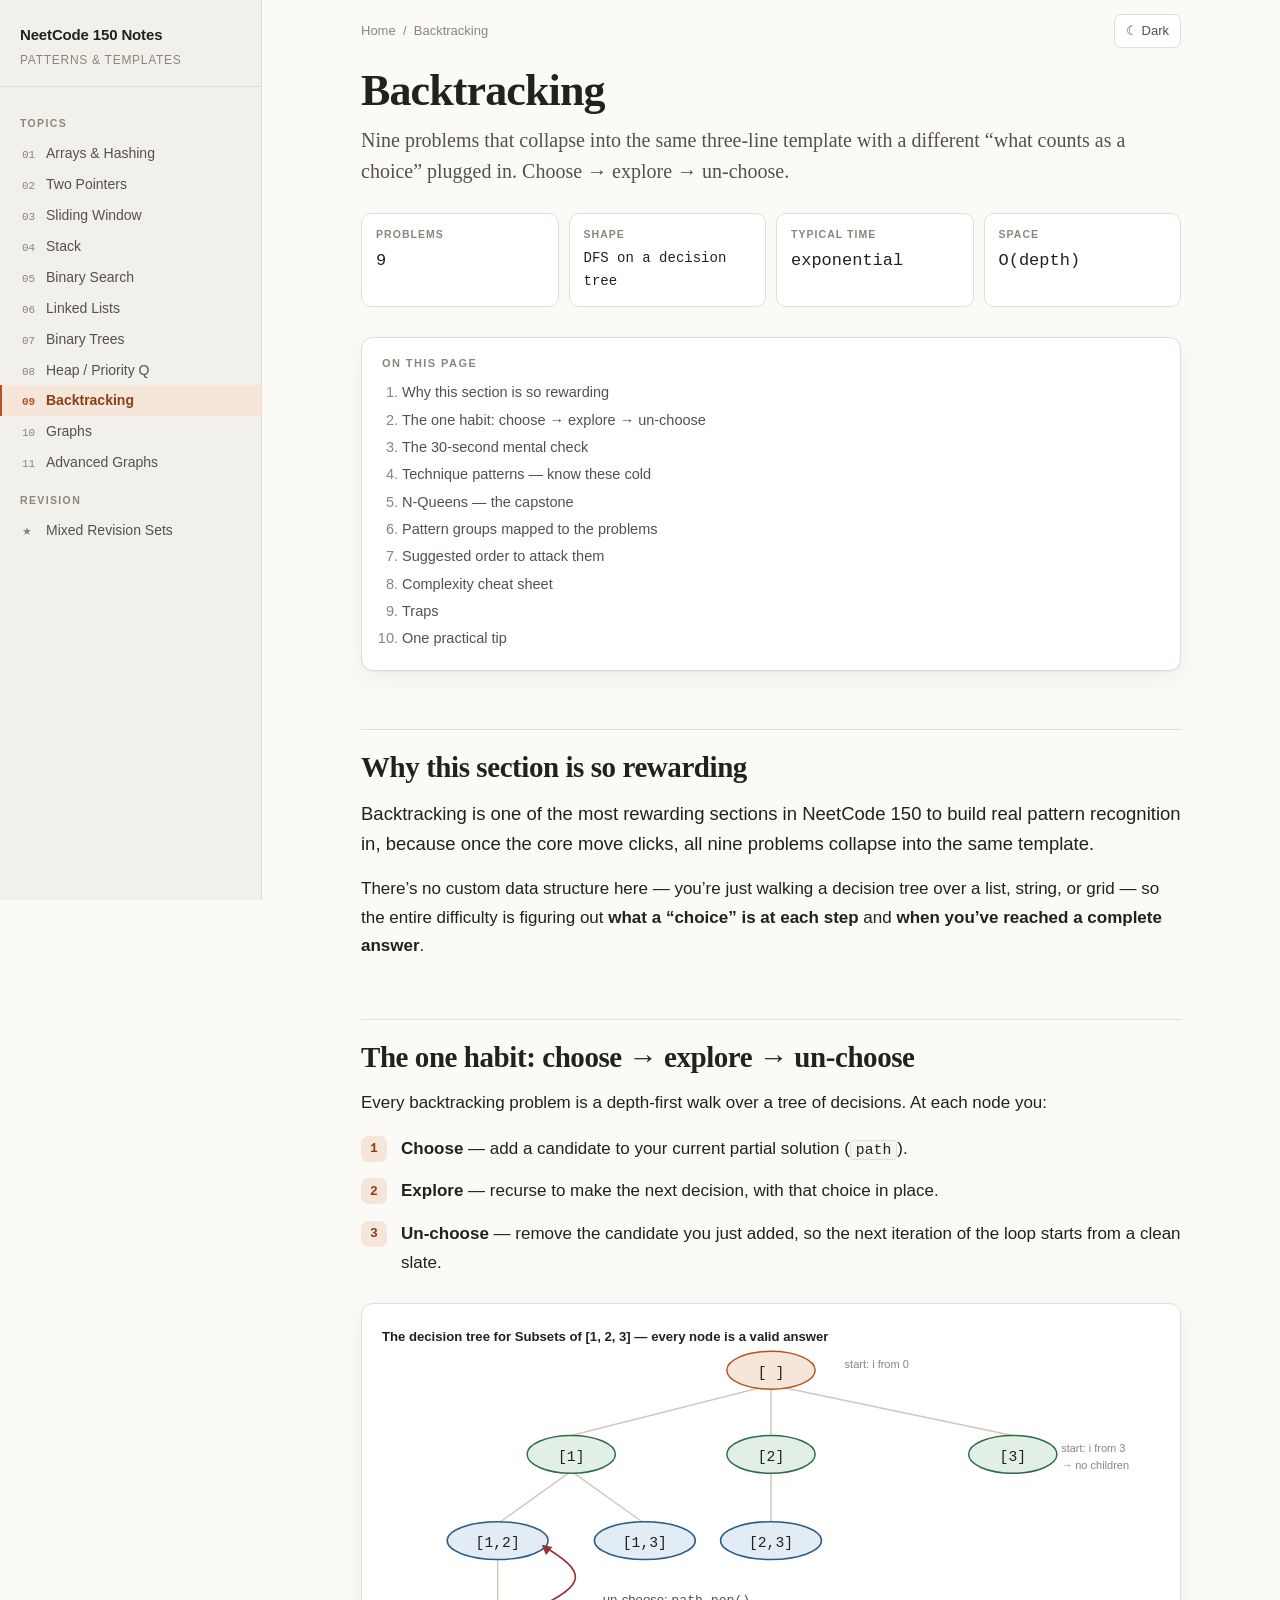
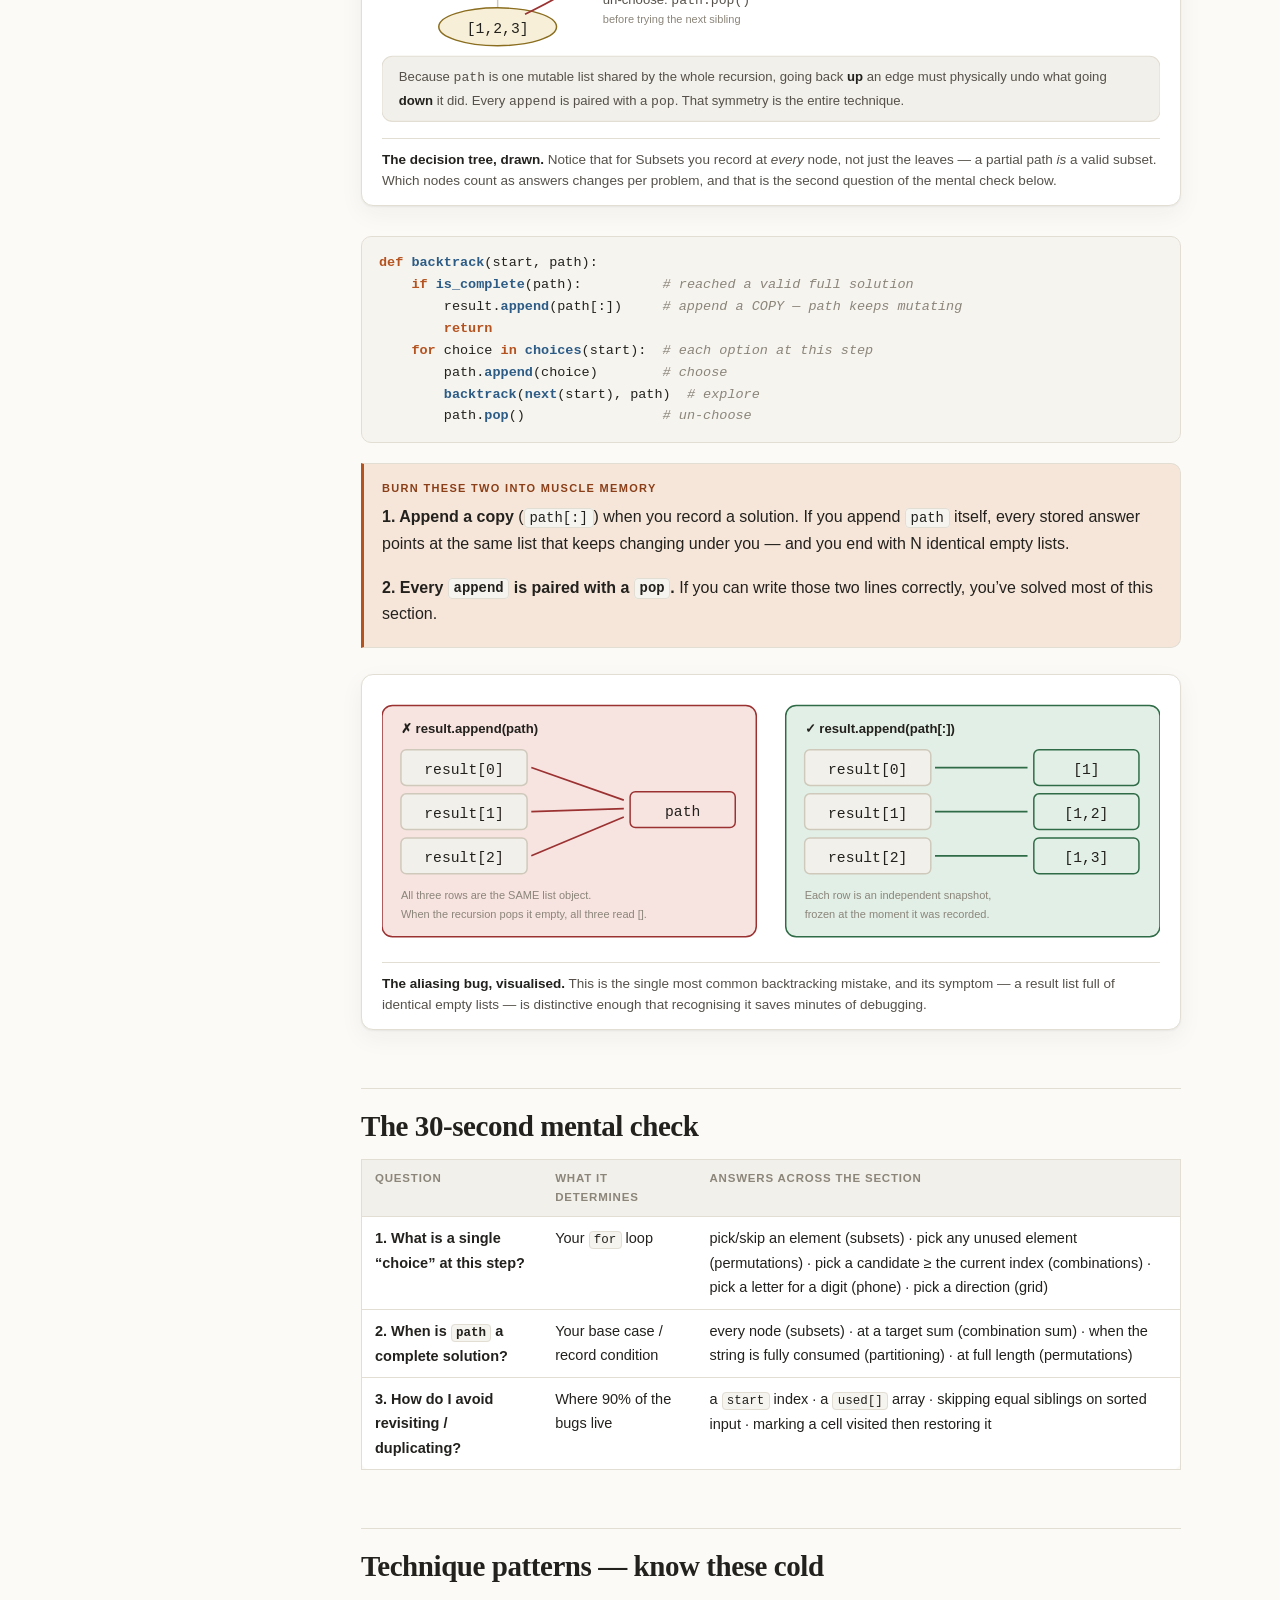
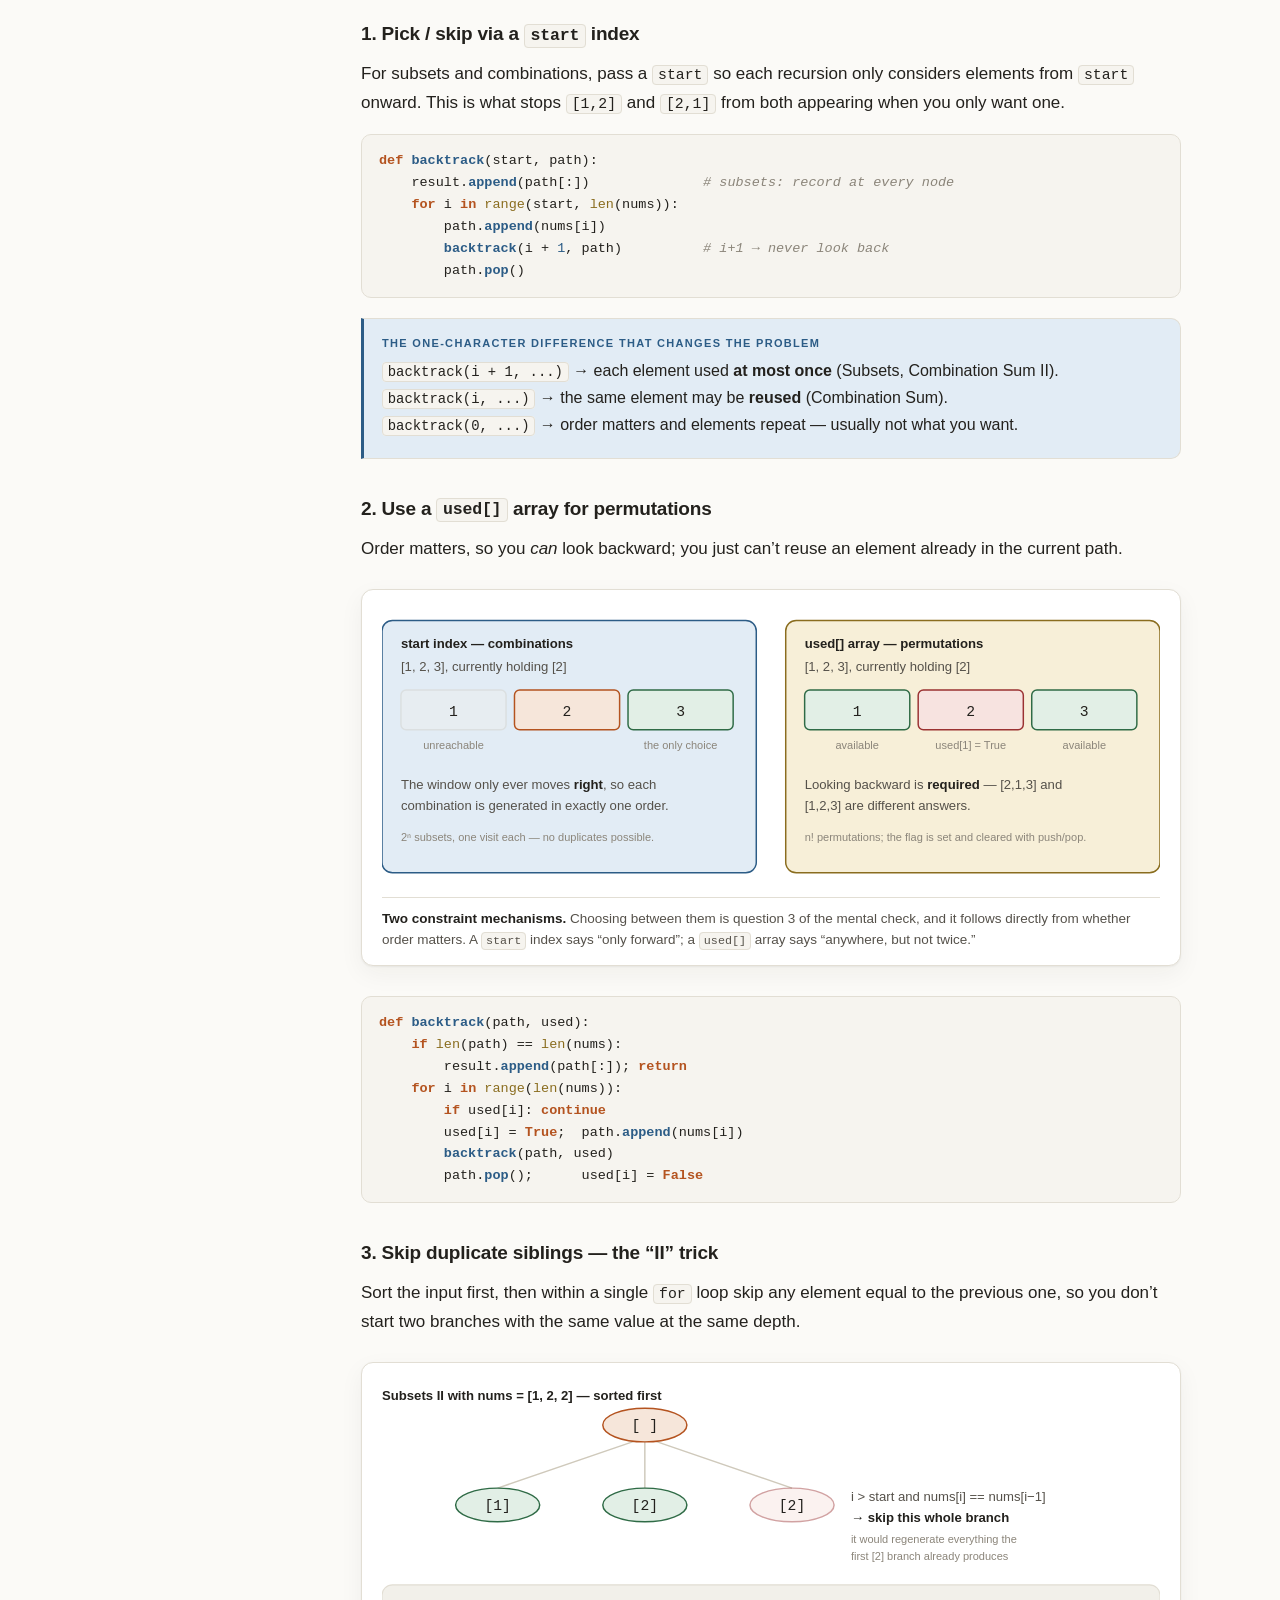
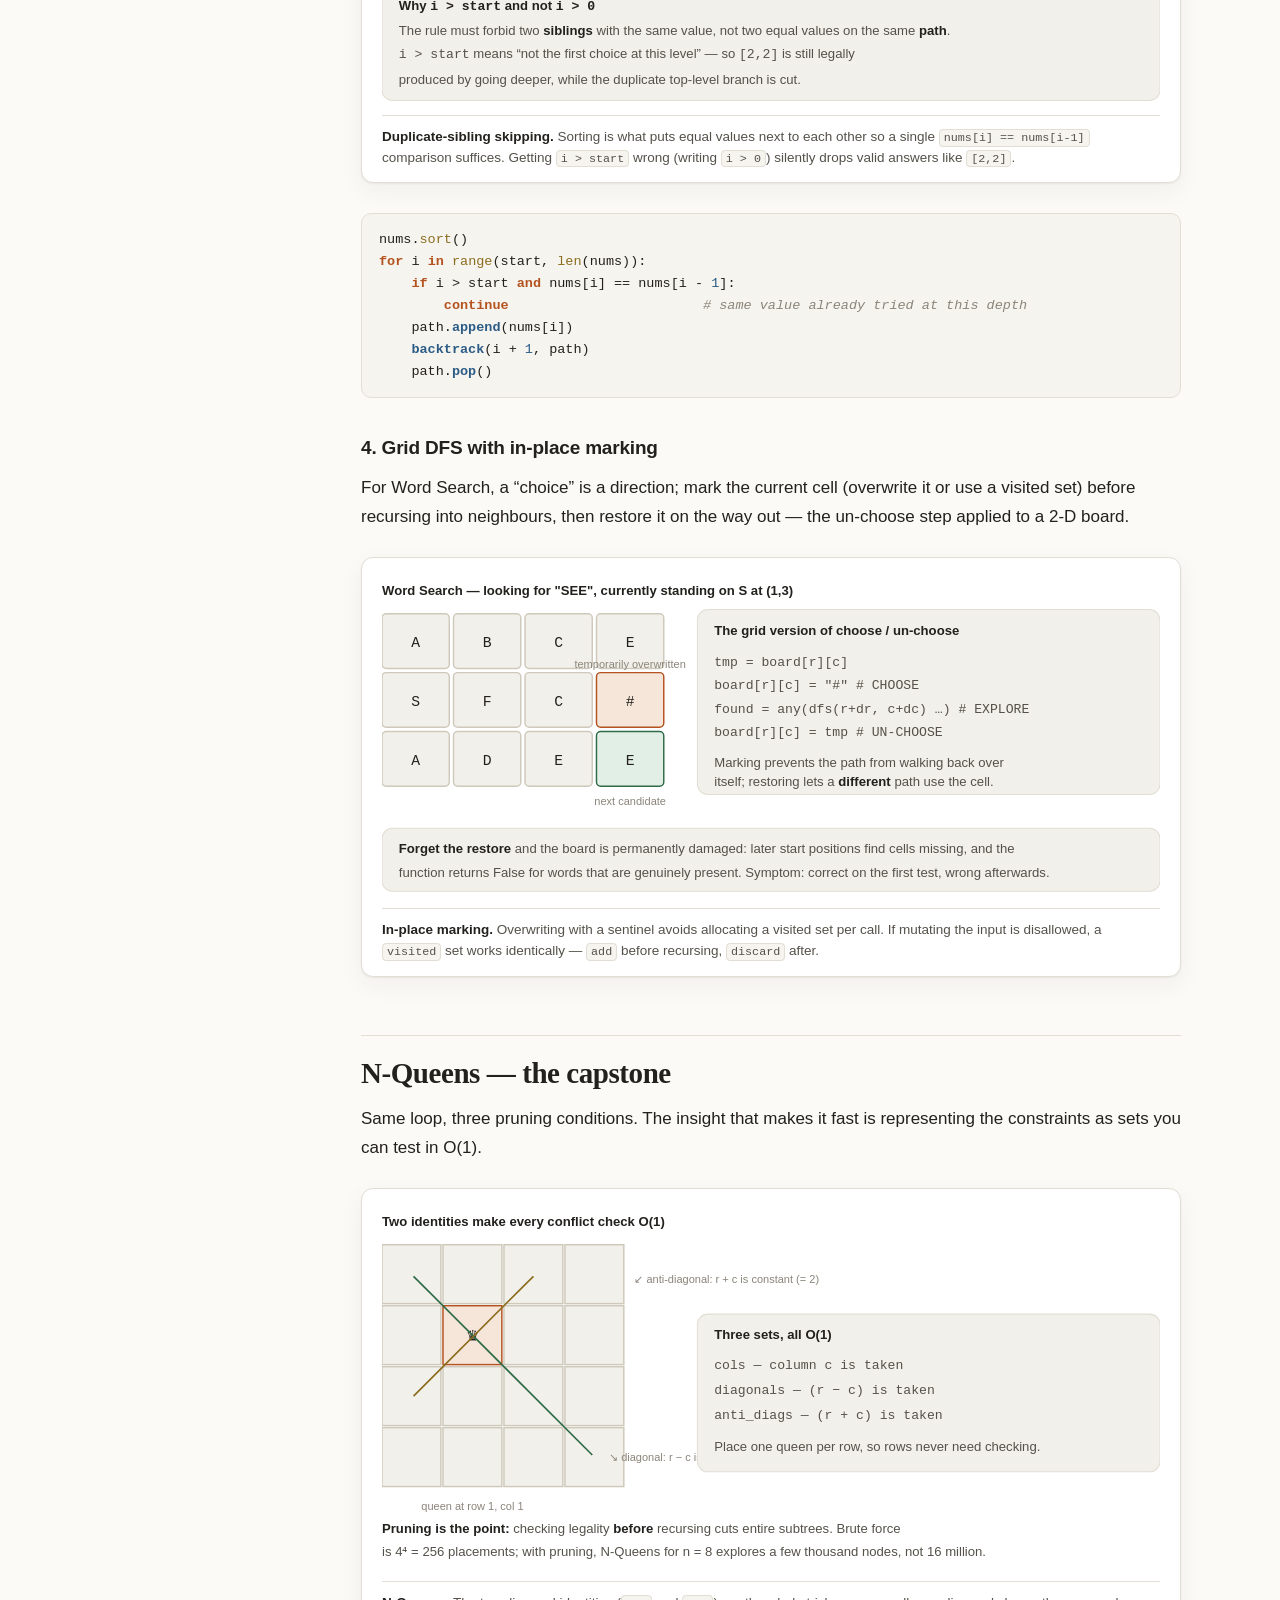
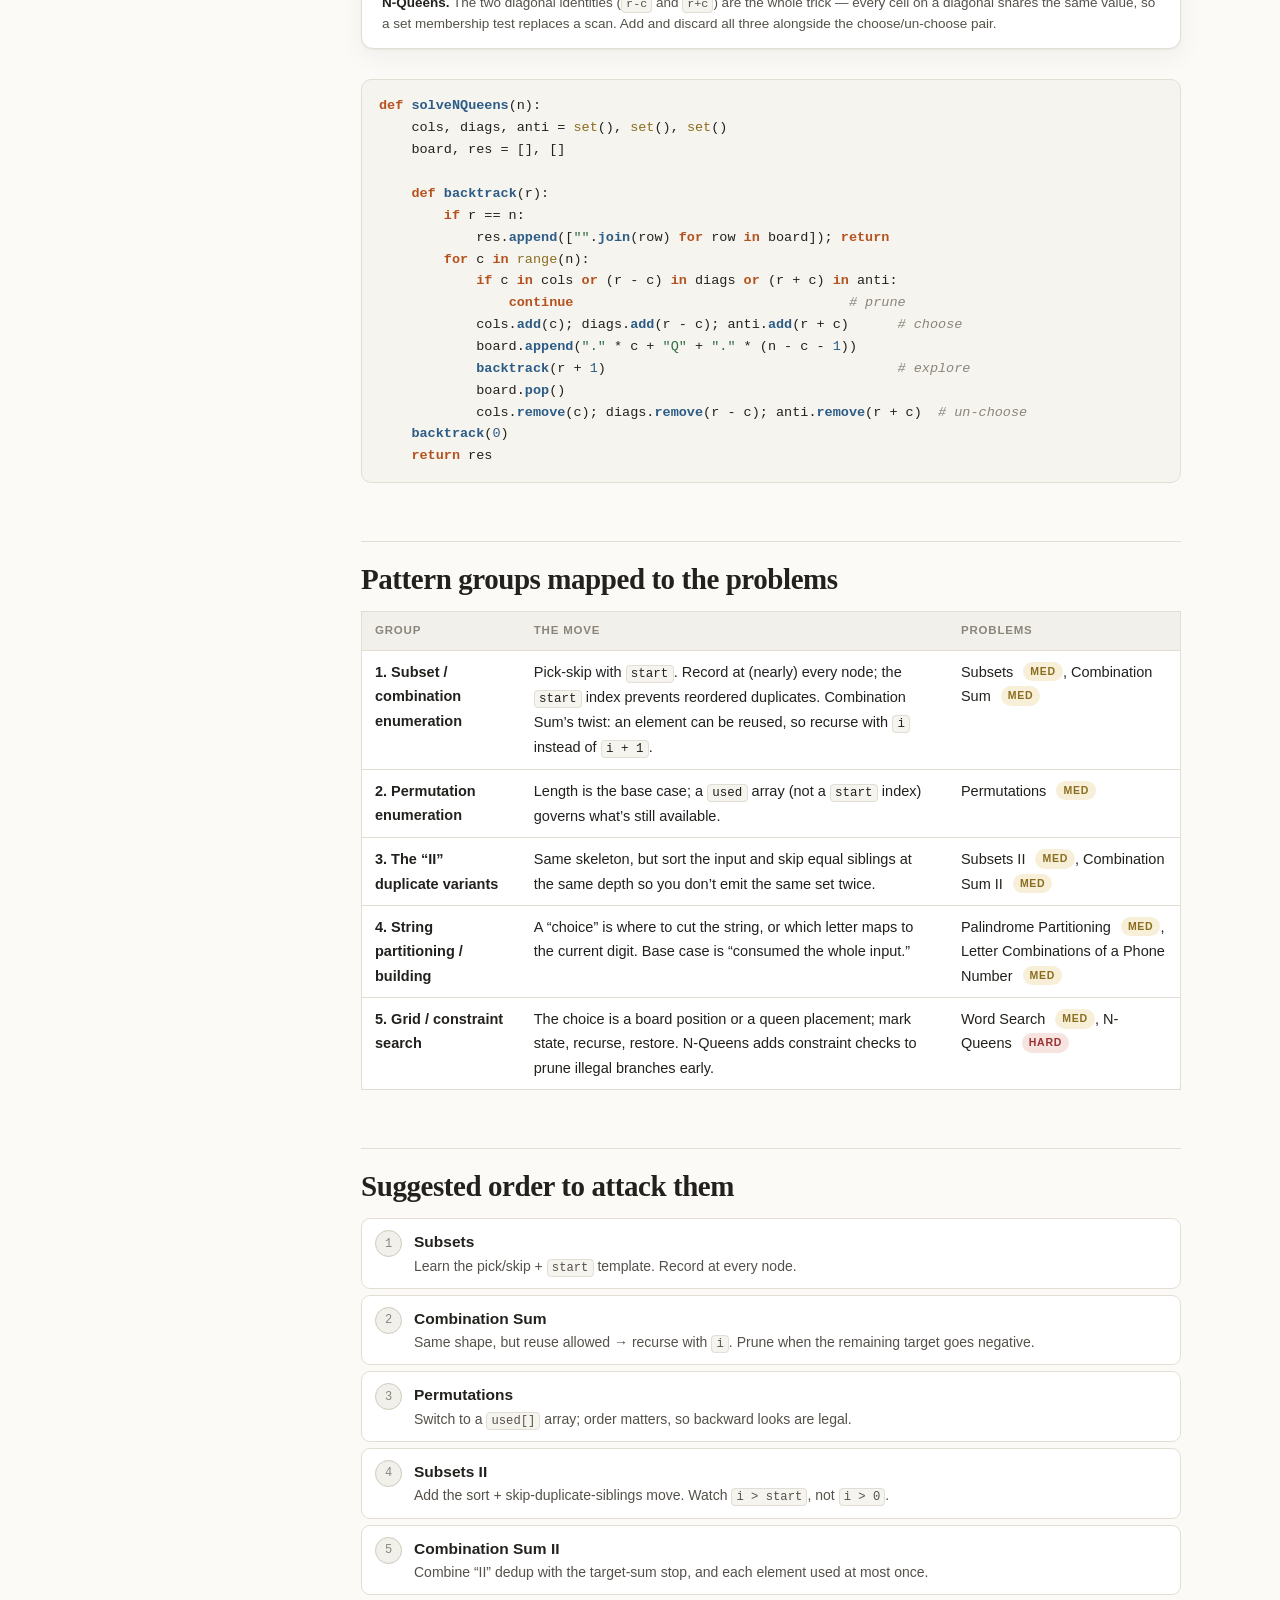
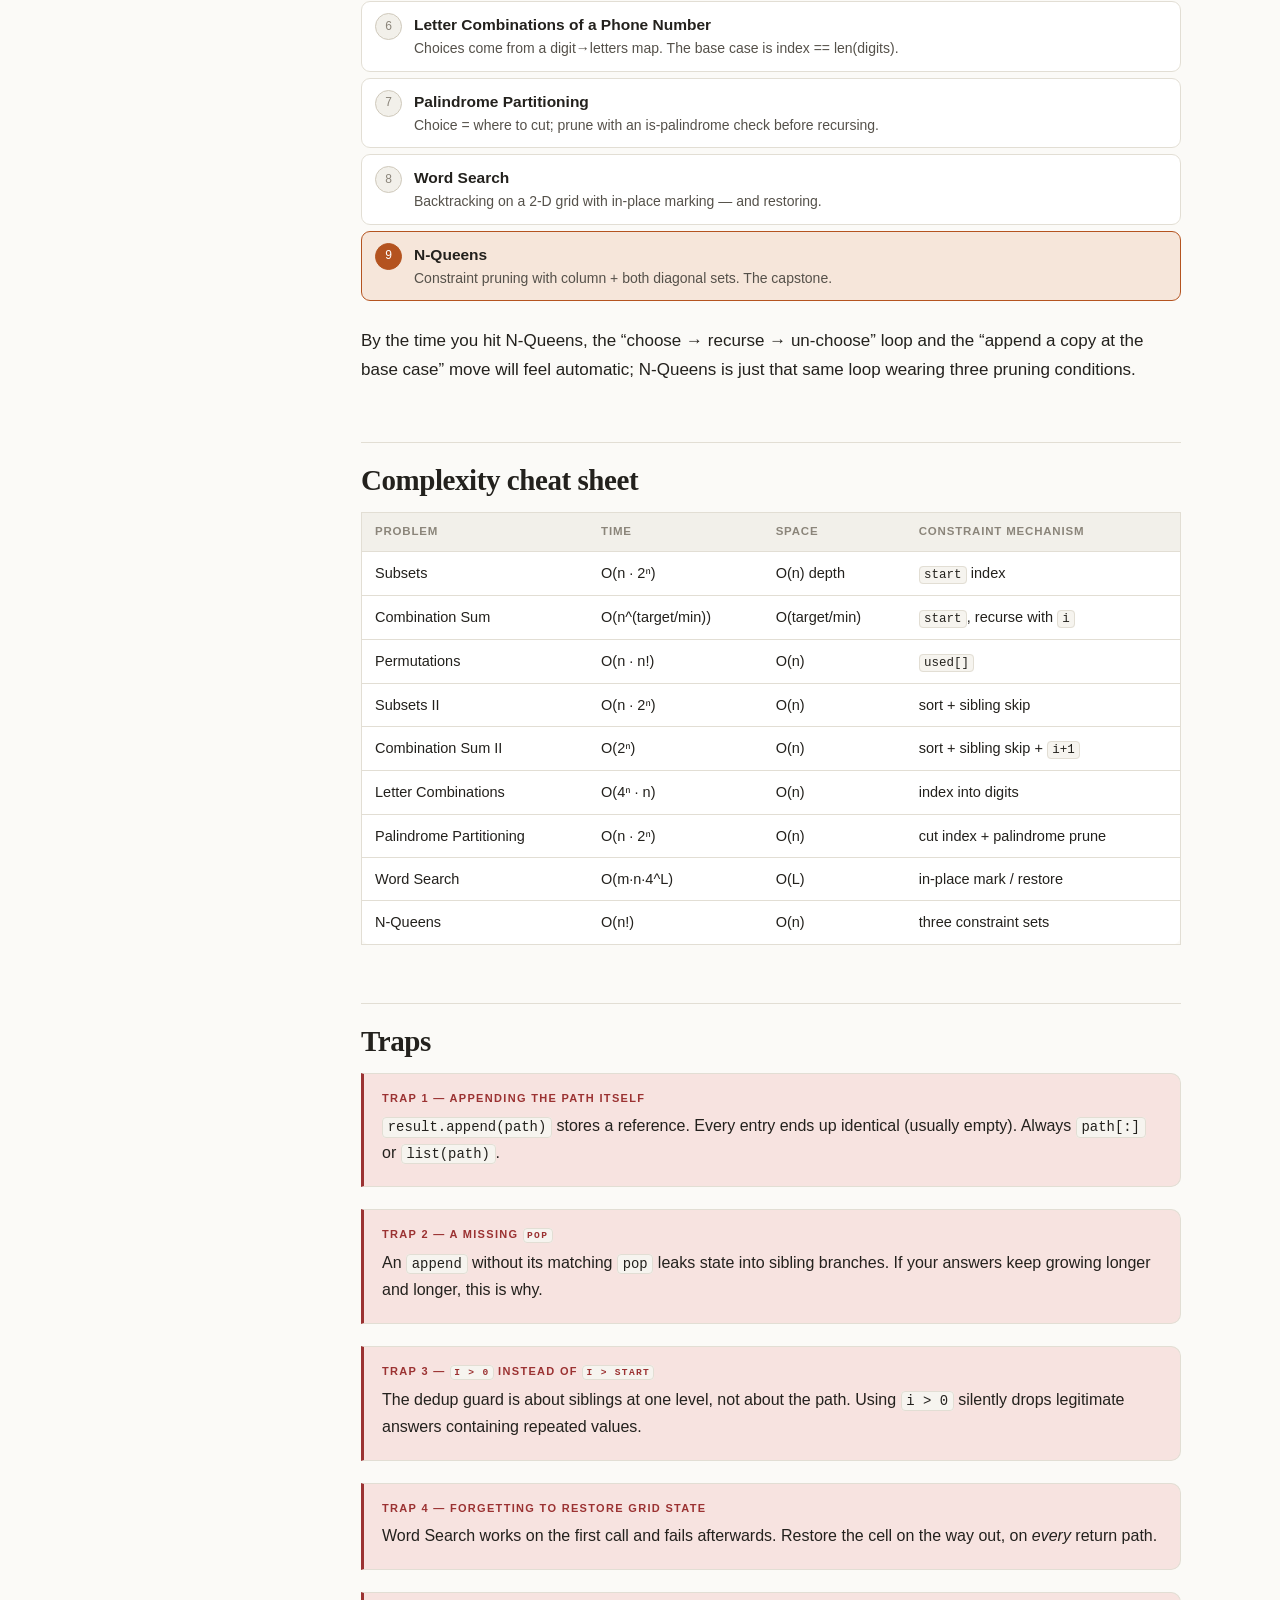
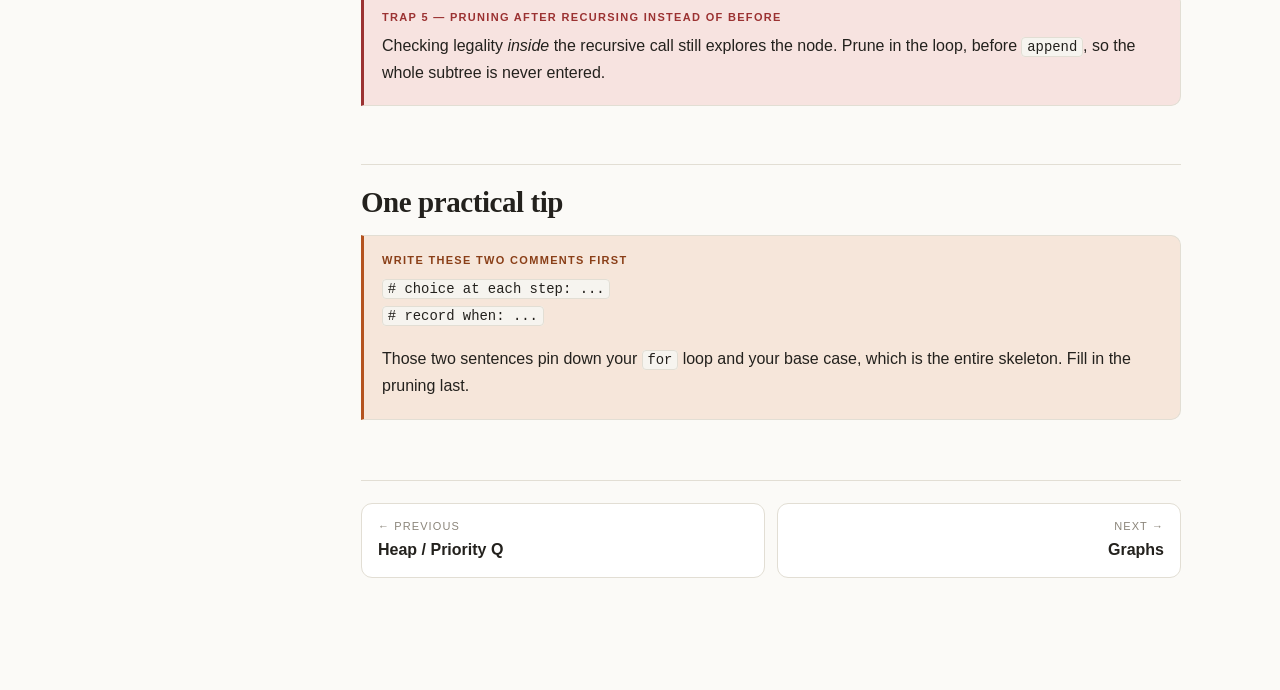
<file: Backtracking/backtracking.html>
<!DOCTYPE html>
<html lang="en">
<head>
<meta charset="utf-8">
<meta name="viewport" content="width=device-width, initial-scale=1">
<title>Backtracking — NeetCode 150 Notes</title>
<link rel="stylesheet" href="../assets/style.css">
</head>
<body data-page="backtrack" data-root="..">
<div class="layout">
<main class="content">
<article class="article">

<div class="topbar"></div>

<h1>Backtracking</h1>
<p class="deck">Nine problems that collapse into the same three-line template with a different &ldquo;what counts as a choice&rdquo; plugged in. Choose &rarr; explore &rarr; un-choose.</p>

<div class="facts">
  <div class="fact"><div class="k">Problems</div><div class="v">9</div></div>
  <div class="fact"><div class="k">Shape</div><div class="v" style="font-size:14px">DFS on a decision tree</div></div>
  <div class="fact"><div class="k">Typical time</div><div class="v">exponential</div></div>
  <div class="fact"><div class="k">Space</div><div class="v">O(depth)</div></div>
</div>

<div class="toc"></div>

<h2>Why this section is so rewarding</h2>

<p class="lead-in">Backtracking is one of the most rewarding sections in NeetCode 150 to build real pattern recognition in, because once the core move clicks, all nine problems collapse into the same template.</p>

<p>There&rsquo;s no custom data structure here &mdash; you&rsquo;re just walking a decision tree over a list, string, or grid &mdash; so the entire difficulty is figuring out <strong>what a &ldquo;choice&rdquo; is at each step</strong> and <strong>when you&rsquo;ve reached a complete answer</strong>.</p>

<h2>The one habit: choose &rarr; explore &rarr; un-choose</h2>

<p>Every backtracking problem is a depth-first walk over a tree of decisions. At each node you:</p>

<ol class="kbd-steps">
<li><b>Choose</b> — add a candidate to your current partial solution (<code>path</code>).</li>
<li><b>Explore</b> — recurse to make the next decision, with that choice in place.</li>
<li><b>Un-choose</b> — remove the candidate you just added, so the next iteration of the loop starts from a clean slate.</li>
</ol>

<figure>
<svg viewBox="0 0 740 380" role="img" aria-label="The decision tree for subsets of 1,2,3 showing choose explore un-choose">
  <text class="capb" x="0" y="16">The decision tree for Subsets of [1, 2, 3] — every node is a valid answer</text>

  <g class="sv-line">
    <line x1="370" y1="58" x2="180" y2="106"/><line x1="370" y1="58" x2="370" y2="106"/><line x1="370" y1="58" x2="600" y2="106"/>
    <line x1="180" y1="140" x2="110" y2="190"/><line x1="180" y1="140" x2="250" y2="190"/>
    <line x1="370" y1="140" x2="370" y2="190"/>
    <line x1="110" y1="222" x2="110" y2="272"/>
  </g>

  <ellipse class="sv-acc" cx="370" cy="44" rx="42" ry="18"/><text class="val" x="370" y="50" text-anchor="middle">[ ]</text>
  <ellipse class="sv-good" cx="180" cy="124" rx="42" ry="18"/><text class="val" x="180" y="130" text-anchor="middle">[1]</text>
  <ellipse class="sv-good" cx="370" cy="124" rx="42" ry="18"/><text class="val" x="370" y="130" text-anchor="middle">[2]</text>
  <ellipse class="sv-good" cx="600" cy="124" rx="42" ry="18"/><text class="val" x="600" y="130" text-anchor="middle">[3]</text>
  <ellipse class="sv-info" cx="110" cy="206" rx="48" ry="18"/><text class="val" x="110" y="212" text-anchor="middle">[1,2]</text>
  <ellipse class="sv-info" cx="250" cy="206" rx="48" ry="18"/><text class="val" x="250" y="212" text-anchor="middle">[1,3]</text>
  <ellipse class="sv-info" cx="370" cy="206" rx="48" ry="18"/><text class="val" x="370" y="212" text-anchor="middle">[2,3]</text>
  <ellipse class="sv-warn" cx="110" cy="288" rx="56" ry="18"/><text class="val" x="110" y="294" text-anchor="middle">[1,2,3]</text>

  <text class="tiny t-acc" x="440" y="42">start: i from 0</text>
  <text class="tiny t-good" x="646" y="122">start: i from 3</text>
  <text class="tiny t-good" x="646" y="138">→ no children</text>

  <path class="s-bad" d="M136 276 C 190 250, 200 240, 158 214"/>
  <path class="f-bad" d="M152 210 l4,10 l6,-8 z"/>
  <text class="cap t-bad" x="210" y="266">un-choose: <tspan class="sv-mono">path.pop()</tspan></text>
  <text class="tiny t-bad" x="210" y="284">before trying the next sibling</text>

  <rect class="panel" x="0" y="316" width="740" height="62" rx="10"/>
  <text class="cap" x="16" y="340">Because <tspan class="sv-mono">path</tspan> is one mutable list shared by the whole recursion, going back <tspan class="capb">up</tspan> an edge must physically undo what going</text>
  <text class="cap" x="16" y="362"><tspan class="capb">down</tspan> it did. Every <tspan class="sv-mono">append</tspan> is paired with a <tspan class="sv-mono">pop</tspan>. That symmetry is the entire technique.</text>
</svg>
<figcaption><b>The decision tree, drawn.</b> Notice that for Subsets you record at <em>every</em> node, not just the leaves &mdash; a partial path <em>is</em> a valid subset. Which nodes count as answers changes per problem, and that is the second question of the mental check below.</figcaption>
</figure>

<pre><code>def backtrack(start, path):
    if is_complete(path):          # reached a valid full solution
        result.append(path[:])     # append a COPY — path keeps mutating
        return
    for choice in choices(start):  # each option at this step
        path.append(choice)        # choose
        backtrack(next(start), path)  # explore
        path.pop()                 # un-choose
</code></pre>

<div class="callout key">
  <span class="ct">Burn these two into muscle memory</span>
  <p><b>1. Append a copy</b> (<code>path[:]</code>) when you record a solution. If you append <code>path</code> itself, every stored answer points at the same list that keeps changing under you &mdash; and you end with N identical empty lists.</p>
  <p><b>2. Every <code>append</code> is paired with a <code>pop</code>.</b> If you can write those two lines correctly, you&rsquo;ve solved most of this section.</p>
</div>

<figure>
<svg viewBox="0 0 740 240" role="img" aria-label="Appending the list itself versus appending a copy">
  <rect class="sv-bad" x="0" y="10" width="356" height="220" rx="10"/>
  <text class="capb t-bad" x="18" y="36">✗ result.append(path)</text>
  <g>
    <rect class="cell" x="18" y="52" width="120" height="34" rx="5"/><text class="val" x="78" y="75" text-anchor="middle">result[0]</text>
    <rect class="cell" x="18" y="94" width="120" height="34" rx="5"/><text class="val" x="78" y="117" text-anchor="middle">result[1]</text>
    <rect class="cell" x="18" y="136" width="120" height="34" rx="5"/><text class="val" x="78" y="159" text-anchor="middle">result[2]</text>
  </g>
  <path class="s-bad" d="M142 69 L230 100"/><path class="s-bad" d="M142 111 L230 108"/><path class="s-bad" d="M142 153 L230 116"/>
  <rect class="sv-bad" x="236" y="92" width="100" height="34" rx="5"/><text class="val" x="286" y="115" text-anchor="middle">path</text>
  <text class="tiny t-bad" x="18" y="194">All three rows are the SAME list object.</text>
  <text class="tiny t-bad" x="18" y="212">When the recursion pops it empty, all three read [].</text>

  <rect class="sv-good" x="384" y="10" width="356" height="220" rx="10"/>
  <text class="capb t-good" x="402" y="36">✓ result.append(path[:])</text>
  <g>
    <rect class="cell" x="402" y="52" width="120" height="34" rx="5"/><text class="val" x="462" y="75" text-anchor="middle">result[0]</text>
    <rect class="cell" x="402" y="94" width="120" height="34" rx="5"/><text class="val" x="462" y="117" text-anchor="middle">result[1]</text>
    <rect class="cell" x="402" y="136" width="120" height="34" rx="5"/><text class="val" x="462" y="159" text-anchor="middle">result[2]</text>
  </g>
  <path class="s-good" d="M526 69 L614 69"/><path class="s-good" d="M526 111 L614 111"/><path class="s-good" d="M526 153 L614 153"/>
  <rect class="sv-good" x="620" y="52" width="100" height="34" rx="5"/><text class="val" x="670" y="75" text-anchor="middle">[1]</text>
  <rect class="sv-good" x="620" y="94" width="100" height="34" rx="5"/><text class="val" x="670" y="117" text-anchor="middle">[1,2]</text>
  <rect class="sv-good" x="620" y="136" width="100" height="34" rx="5"/><text class="val" x="670" y="159" text-anchor="middle">[1,3]</text>
  <text class="tiny t-good" x="402" y="194">Each row is an independent snapshot,</text>
  <text class="tiny t-good" x="402" y="212">frozen at the moment it was recorded.</text>
</svg>
<figcaption><b>The aliasing bug, visualised.</b> This is the single most common backtracking mistake, and its symptom &mdash; a result list full of identical empty lists &mdash; is distinctive enough that recognising it saves minutes of debugging.</figcaption>
</figure>

<h2>The 30-second mental check</h2>

<div class="table-wrap">
<table>
<thead><tr><th>Question</th><th>What it determines</th><th>Answers across the section</th></tr></thead>
<tbody>
<tr><td><b>1. What is a single &ldquo;choice&rdquo; at this step?</b></td><td>Your <code>for</code> loop</td><td>pick/skip an element (subsets) · pick any unused element (permutations) · pick a candidate ≥ the current index (combinations) · pick a letter for a digit (phone) · pick a direction (grid)</td></tr>
<tr><td><b>2. When is <code>path</code> a complete solution?</b></td><td>Your base case / record condition</td><td>every node (subsets) · at a target sum (combination sum) · when the string is fully consumed (partitioning) · at full length (permutations)</td></tr>
<tr><td><b>3. How do I avoid revisiting / duplicating?</b></td><td>Where 90% of the bugs live</td><td>a <code>start</code> index · a <code>used[]</code> array · skipping equal siblings on sorted input · marking a cell visited then restoring it</td></tr>
</tbody>
</table>
</div>

<h2>Technique patterns &mdash; know these cold</h2>

<h3>1. Pick / skip via a <code>start</code> index</h3>

<p>For subsets and combinations, pass a <code>start</code> so each recursion only considers elements from <code>start</code> onward. This is what stops <code>[1,2]</code> and <code>[2,1]</code> from both appearing when you only want one.</p>

<pre><code>def backtrack(start, path):
    result.append(path[:])              # subsets: record at every node
    for i in range(start, len(nums)):
        path.append(nums[i])
        backtrack(i + 1, path)          # i+1 → never look back
        path.pop()
</code></pre>

<div class="callout note">
  <span class="ct">The one-character difference that changes the problem</span>
  <p><code>backtrack(i + 1, ...)</code> → each element used <b>at most once</b> (Subsets, Combination Sum II).<br>
  <code>backtrack(i, ...)</code> → the same element may be <b>reused</b> (Combination Sum).<br>
  <code>backtrack(0, ...)</code> → order matters and elements repeat &mdash; usually not what you want.</p>
</div>

<h3>2. Use a <code>used[]</code> array for permutations</h3>

<p>Order matters, so you <em>can</em> look backward; you just can&rsquo;t reuse an element already in the current path.</p>

<figure>
<svg viewBox="0 0 740 260" role="img" aria-label="Start index versus used array: two different ways to constrain choices">
  <rect class="sv-info" x="0" y="10" width="356" height="240" rx="10"/>
  <text class="capb t-info" x="18" y="36">start index — combinations</text>
  <text class="cap" x="18" y="58">[1, 2, 3], currently holding [2]</text>
  <g>
    <rect class="cell" x="18"  y="76" width="100" height="38" rx="5" opacity=".35"/><text class="val" x="68"  y="101" text-anchor="middle">1</text>
    <rect class="sv-acc" x="126" y="76" width="100" height="38" rx="5"/><text class="val" x="176" y="101" text-anchor="middle">2</text>
    <rect class="sv-good" x="234" y="76" width="100" height="38" rx="5"/><text class="val" x="284" y="101" text-anchor="middle">3</text>
  </g>
  <text class="tiny" x="68" y="132" text-anchor="middle">unreachable</text>
  <text class="tiny t-good" x="284" y="132" text-anchor="middle">the only choice</text>
  <text class="cap" x="18" y="170">The window only ever moves <tspan class="capb">right</tspan>, so each</text>
  <text class="cap" x="18" y="190">combination is generated in exactly one order.</text>
  <text class="tiny" x="18" y="220">2ⁿ subsets, one visit each — no duplicates possible.</text>

  <rect class="sv-warn" x="384" y="10" width="356" height="240" rx="10"/>
  <text class="capb t-warn" x="402" y="36">used[] array — permutations</text>
  <text class="cap" x="402" y="58">[1, 2, 3], currently holding [2]</text>
  <g>
    <rect class="sv-good" x="402" y="76" width="100" height="38" rx="5"/><text class="val" x="452" y="101" text-anchor="middle">1</text>
    <rect class="sv-bad" x="510" y="76" width="100" height="38" rx="5"/><text class="val" x="560" y="101" text-anchor="middle">2</text>
    <rect class="sv-good" x="618" y="76" width="100" height="38" rx="5"/><text class="val" x="668" y="101" text-anchor="middle">3</text>
  </g>
  <text class="tiny t-good" x="452" y="132" text-anchor="middle">available</text>
  <text class="tiny t-bad" x="560" y="132" text-anchor="middle">used[1] = True</text>
  <text class="tiny t-good" x="668" y="132" text-anchor="middle">available</text>
  <text class="cap" x="402" y="170">Looking backward is <tspan class="capb">required</tspan> — [2,1,3] and</text>
  <text class="cap" x="402" y="190">[1,2,3] are different answers.</text>
  <text class="tiny" x="402" y="220">n! permutations; the flag is set and cleared with push/pop.</text>
</svg>
<figcaption><b>Two constraint mechanisms.</b> Choosing between them is question 3 of the mental check, and it follows directly from whether order matters. A <code>start</code> index says &ldquo;only forward&rdquo;; a <code>used[]</code> array says &ldquo;anywhere, but not twice.&rdquo;</figcaption>
</figure>

<pre><code>def backtrack(path, used):
    if len(path) == len(nums):
        result.append(path[:]); return
    for i in range(len(nums)):
        if used[i]: continue
        used[i] = True;  path.append(nums[i])
        backtrack(path, used)
        path.pop();      used[i] = False
</code></pre>

<h3>3. Skip duplicate siblings &mdash; the &ldquo;II&rdquo; trick</h3>

<p>Sort the input first, then within a single <code>for</code> loop skip any element equal to the previous one, so you don&rsquo;t start two branches with the same value at the same depth.</p>

<figure>
<svg viewBox="0 0 740 302" role="img" aria-label="Skipping equal siblings at the same depth prevents duplicate subsets">
  <text class="capb" x="0" y="16">Subsets II with nums = [1, 2, 2] — sorted first</text>

  <g class="sv-line">
    <line x1="250" y1="52" x2="110" y2="100"/><line x1="250" y1="52" x2="250" y2="100"/><line x1="250" y1="52" x2="390" y2="100"/>
  </g>
  <ellipse class="sv-acc" cx="250" cy="40" rx="40" ry="16"/><text class="val" x="250" y="45" text-anchor="middle">[ ]</text>
  <ellipse class="sv-good" cx="110" cy="116" rx="40" ry="16"/><text class="val" x="110" y="121" text-anchor="middle">[1]</text>
  <ellipse class="sv-good" cx="250" cy="116" rx="40" ry="16"/><text class="val" x="250" y="121" text-anchor="middle">[2]</text>
  <ellipse class="sv-bad" cx="390" cy="116" rx="40" ry="16" opacity=".45"/><text class="val" x="390" y="121" text-anchor="middle">[2]</text>

  <text class="cap t-bad" x="446" y="112">i &gt; start and nums[i] == nums[i−1]</text>
  <text class="capb t-bad" x="446" y="132">→ skip this whole branch</text>
  <text class="tiny" x="446" y="152">it would regenerate everything the</text>
  <text class="tiny" x="446" y="168">first [2] branch already produces</text>

  <rect class="panel" x="0" y="192" width="740" height="110" rx="10"/>
  <text class="capb" x="16" y="216">Why <tspan class="sv-mono">i &gt; start</tspan> and not <tspan class="sv-mono">i &gt; 0</tspan></text>
  <text class="cap" x="16" y="240">The rule must forbid two <tspan class="capb">siblings</tspan> with the same value, not two equal values on the same <tspan class="capb">path</tspan>.</text>
  <text class="cap" x="16" y="262"><tspan class="sv-mono">i &gt; start</tspan> means &#8220;not the first choice at this level&#8221; — so <tspan class="sv-mono">[2,2]</tspan> is still legally</text>
  <text class="cap" x="16" y="286">produced by going deeper, while the duplicate top-level branch is cut.</text>
</svg>
<figcaption><b>Duplicate-sibling skipping.</b> Sorting is what puts equal values next to each other so a single <code>nums[i] == nums[i-1]</code> comparison suffices. Getting <code>i &gt; start</code> wrong (writing <code>i &gt; 0</code>) silently drops valid answers like <code>[2,2]</code>.</figcaption>
</figure>

<pre><code>nums.sort()
for i in range(start, len(nums)):
    if i &gt; start and nums[i] == nums[i - 1]:
        continue                        # same value already tried at this depth
    path.append(nums[i])
    backtrack(i + 1, path)
    path.pop()
</code></pre>

<h3>4. Grid DFS with in-place marking</h3>

<p>For Word Search, a &ldquo;choice&rdquo; is a direction; mark the current cell (overwrite it or use a visited set) before recursing into neighbours, then restore it on the way out &mdash; the un-choose step applied to a 2-D board.</p>

<figure>
<svg viewBox="0 0 740 300" role="img" aria-label="Word search marking a cell before recursing and restoring it afterwards">
  <text class="capb" x="0" y="16">Word Search — looking for "SEE", currently standing on S at (1,3)</text>

  <g>
    <rect class="cell" x="0"   y="34" width="64" height="52" rx="4"/><text class="val" x="32"  y="66" text-anchor="middle">A</text>
    <rect class="cell" x="68"  y="34" width="64" height="52" rx="4"/><text class="val" x="100" y="66" text-anchor="middle">B</text>
    <rect class="cell" x="136" y="34" width="64" height="52" rx="4"/><text class="val" x="168" y="66" text-anchor="middle">C</text>
    <rect class="cell" x="204" y="34" width="64" height="52" rx="4"/><text class="val" x="236" y="66" text-anchor="middle">E</text>

    <rect class="cell" x="0"   y="90" width="64" height="52" rx="4"/><text class="val" x="32"  y="122" text-anchor="middle">S</text>
    <rect class="cell" x="68"  y="90" width="64" height="52" rx="4"/><text class="val" x="100" y="122" text-anchor="middle">F</text>
    <rect class="cell" x="136" y="90" width="64" height="52" rx="4"/><text class="val" x="168" y="122" text-anchor="middle">C</text>
    <rect class="sv-acc" x="204" y="90" width="64" height="52" rx="4"/><text class="val" x="236" y="122" text-anchor="middle">#</text>

    <rect class="cell" x="0"   y="146" width="64" height="52" rx="4"/><text class="val" x="32"  y="178" text-anchor="middle">A</text>
    <rect class="cell" x="68"  y="146" width="64" height="52" rx="4"/><text class="val" x="100" y="178" text-anchor="middle">D</text>
    <rect class="cell" x="136" y="146" width="64" height="52" rx="4"/><text class="val" x="168" y="178" text-anchor="middle">E</text>
    <rect class="sv-good" x="204" y="146" width="64" height="52" rx="4"/><text class="val" x="236" y="178" text-anchor="middle">E</text>
  </g>
  <text class="tiny t-acc" x="236" y="86" text-anchor="middle">temporarily overwritten</text>
  <text class="tiny t-good" x="236" y="216" text-anchor="middle">next candidate</text>

  <rect class="panel" x="300" y="30" width="440" height="176" rx="10"/>
  <text class="capb" x="316" y="54">The grid version of choose / un-choose</text>
  <text class="cap sv-mono" x="316" y="84">tmp = board[r][c]</text>
  <text class="cap sv-mono t-acc" x="316" y="106">board[r][c] = "#"          # CHOOSE</text>
  <text class="cap sv-mono" x="316" y="128">found = any(dfs(r+dr, c+dc) …)  # EXPLORE</text>
  <text class="cap sv-mono t-bad" x="316" y="150">board[r][c] = tmp          # UN-CHOOSE</text>
  <text class="cap" x="316" y="180">Marking prevents the path from walking back over</text>
  <text class="cap" x="316" y="198">itself; restoring lets a <tspan class="capb">different</tspan> path use the cell.</text>

  <rect class="panel" x="0" y="238" width="740" height="60" rx="10"/>
  <text class="cap" x="16" y="262"><tspan class="capb t-bad">Forget the restore</tspan> and the board is permanently damaged: later start positions find cells missing, and the</text>
  <text class="cap" x="16" y="284">function returns False for words that are genuinely present. Symptom: correct on the first test, wrong afterwards.</text>
</svg>
<figcaption><b>In-place marking.</b> Overwriting with a sentinel avoids allocating a visited set per call. If mutating the input is disallowed, a <code>visited</code> set works identically &mdash; <code>add</code> before recursing, <code>discard</code> after.</figcaption>
</figure>

<h2>N-Queens &mdash; the capstone</h2>

<p>Same loop, three pruning conditions. The insight that makes it fast is representing the constraints as sets you can test in O(1).</p>

<figure>
<svg viewBox="0 0 740 340" role="img" aria-label="N-Queens diagonal identities that make constraint checks constant time">
  <text class="capb" x="0" y="16">Two identities make every conflict check O(1)</text>

  <!-- board -->
  <g>
    <rect class="cell" x="0"   y="34" width="56" height="56"/><rect class="cell" x="58"  y="34" width="56" height="56"/><rect class="cell" x="116" y="34" width="56" height="56"/><rect class="cell" x="174" y="34" width="56" height="56"/>
    <rect class="cell" x="0"   y="92" width="56" height="56"/><rect class="sv-acc" x="58" y="92" width="56" height="56"/><rect class="cell" x="116" y="92" width="56" height="56"/><rect class="cell" x="174" y="92" width="56" height="56"/>
    <rect class="cell" x="0"   y="150" width="56" height="56"/><rect class="cell" x="58"  y="150" width="56" height="56"/><rect class="cell" x="116" y="150" width="56" height="56"/><rect class="cell" x="174" y="150" width="56" height="56"/>
    <rect class="cell" x="0"   y="208" width="56" height="56"/><rect class="cell" x="58"  y="208" width="56" height="56"/><rect class="cell" x="116" y="208" width="56" height="56"/><rect class="cell" x="174" y="208" width="56" height="56"/>
  </g>
  <text class="val" x="86" y="126" text-anchor="middle">♛</text>
  <text class="tiny" x="86" y="286" text-anchor="middle">queen at row 1, col 1</text>

  <!-- diagonals -->
  <path class="s-good" d="M30 64 L200 234"/>
  <text class="tiny t-good" x="216" y="240">↘ diagonal: r − c is constant (= 0)</text>
  <path class="s-warn" d="M144 64 L30 178"/>
  <text class="tiny t-warn" x="240" y="70">↙ anti-diagonal: r + c is constant (= 2)</text>

  <rect class="panel" x="300" y="100" width="440" height="150" rx="10"/>
  <text class="capb" x="316" y="124">Three sets, all O(1)</text>
  <text class="cap sv-mono" x="316" y="152">cols       — column c is taken</text>
  <text class="cap sv-mono t-good" x="316" y="176">diagonals  — (r − c) is taken</text>
  <text class="cap sv-mono t-warn" x="316" y="200">anti_diags — (r + c) is taken</text>
  <text class="cap" x="316" y="230">Place one queen per row, so rows never need checking.</text>

  <text class="cap" x="0" y="308"><tspan class="capb">Pruning is the point:</tspan> checking legality <tspan class="capb">before</tspan> recursing cuts entire subtrees. Brute force</text>
  <text class="cap" x="0" y="330">is 4⁴ = 256 placements; with pruning, N-Queens for n = 8 explores a few thousand nodes, not 16 million.</text>
</svg>
<figcaption><b>N-Queens.</b> The two diagonal identities (<code>r-c</code> and <code>r+c</code>) are the whole trick &mdash; every cell on a diagonal shares the same value, so a set membership test replaces a scan. Add and discard all three alongside the choose/un-choose pair.</figcaption>
</figure>

<pre><code>def solveNQueens(n):
    cols, diags, anti = set(), set(), set()
    board, res = [], []

    def backtrack(r):
        if r == n:
            res.append(["".join(row) for row in board]); return
        for c in range(n):
            if c in cols or (r - c) in diags or (r + c) in anti:
                continue                                  # prune
            cols.add(c); diags.add(r - c); anti.add(r + c)      # choose
            board.append("." * c + "Q" + "." * (n - c - 1))
            backtrack(r + 1)                                    # explore
            board.pop()
            cols.remove(c); diags.remove(r - c); anti.remove(r + c)  # un-choose
    backtrack(0)
    return res
</code></pre>

<h2>Pattern groups mapped to the problems</h2>

<div class="table-wrap">
<table>
<thead><tr><th>Group</th><th>The move</th><th>Problems</th></tr></thead>
<tbody>
<tr><td><b>1. Subset / combination enumeration</b></td><td>Pick-skip with <code>start</code>. Record at (nearly) every node; the <code>start</code> index prevents reordered duplicates. Combination Sum&rsquo;s twist: an element can be reused, so recurse with <code>i</code> instead of <code>i + 1</code>.</td><td>Subsets <span class="tag med">med</span>, Combination Sum <span class="tag med">med</span></td></tr>
<tr><td><b>2. Permutation enumeration</b></td><td>Length is the base case; a <code>used</code> array (not a <code>start</code> index) governs what&rsquo;s still available.</td><td>Permutations <span class="tag med">med</span></td></tr>
<tr><td><b>3. The &ldquo;II&rdquo; duplicate variants</b></td><td>Same skeleton, but sort the input and skip equal siblings at the same depth so you don&rsquo;t emit the same set twice.</td><td>Subsets II <span class="tag med">med</span>, Combination Sum II <span class="tag med">med</span></td></tr>
<tr><td><b>4. String partitioning / building</b></td><td>A &ldquo;choice&rdquo; is where to cut the string, or which letter maps to the current digit. Base case is &ldquo;consumed the whole input.&rdquo;</td><td>Palindrome Partitioning <span class="tag med">med</span>, Letter Combinations of a Phone Number <span class="tag med">med</span></td></tr>
<tr><td><b>5. Grid / constraint search</b></td><td>The choice is a board position or a queen placement; mark state, recurse, restore. N-Queens adds constraint checks to prune illegal branches early.</td><td>Word Search <span class="tag med">med</span>, N-Queens <span class="tag hard">hard</span></td></tr>
</tbody>
</table>
</div>

<h2>Suggested order to attack them</h2>

<ol class="problems">
<li><b>Subsets</b><span class="why">Learn the pick/skip + <code>start</code> template. Record at every node.</span></li>
<li><b>Combination Sum</b><span class="why">Same shape, but reuse allowed → recurse with <code>i</code>. Prune when the remaining target goes negative.</span></li>
<li><b>Permutations</b><span class="why">Switch to a <code>used[]</code> array; order matters, so backward looks are legal.</span></li>
<li><b>Subsets II</b><span class="why">Add the sort + skip-duplicate-siblings move. Watch <code>i &gt; start</code>, not <code>i &gt; 0</code>.</span></li>
<li><b>Combination Sum II</b><span class="why">Combine &ldquo;II&rdquo; dedup with the target-sum stop, and each element used at most once.</span></li>
<li><b>Letter Combinations of a Phone Number</b><span class="why">Choices come from a digit→letters map. The base case is index == len(digits).</span></li>
<li><b>Palindrome Partitioning</b><span class="why">Choice = where to cut; prune with an is-palindrome check before recursing.</span></li>
<li><b>Word Search</b><span class="why">Backtracking on a 2-D grid with in-place marking — and restoring.</span></li>
<li class="boss"><b>N-Queens</b><span class="why">Constraint pruning with column + both diagonal sets. The capstone.</span></li>
</ol>

<p>By the time you hit N-Queens, the &ldquo;choose &rarr; recurse &rarr; un-choose&rdquo; loop and the &ldquo;append a copy at the base case&rdquo; move will feel automatic; N-Queens is just that same loop wearing three pruning conditions.</p>

<h2>Complexity cheat sheet</h2>

<div class="table-wrap">
<table>
<thead><tr><th>Problem</th><th>Time</th><th>Space</th><th>Constraint mechanism</th></tr></thead>
<tbody>
<tr><td>Subsets</td><td>O(n · 2ⁿ)</td><td>O(n) depth</td><td><code>start</code> index</td></tr>
<tr><td>Combination Sum</td><td>O(n^(target/min))</td><td>O(target/min)</td><td><code>start</code>, recurse with <code>i</code></td></tr>
<tr><td>Permutations</td><td>O(n · n!)</td><td>O(n)</td><td><code>used[]</code></td></tr>
<tr><td>Subsets II</td><td>O(n · 2ⁿ)</td><td>O(n)</td><td>sort + sibling skip</td></tr>
<tr><td>Combination Sum II</td><td>O(2ⁿ)</td><td>O(n)</td><td>sort + sibling skip + <code>i+1</code></td></tr>
<tr><td>Letter Combinations</td><td>O(4ⁿ · n)</td><td>O(n)</td><td>index into digits</td></tr>
<tr><td>Palindrome Partitioning</td><td>O(n · 2ⁿ)</td><td>O(n)</td><td>cut index + palindrome prune</td></tr>
<tr><td>Word Search</td><td>O(m·n·4^L)</td><td>O(L)</td><td>in-place mark / restore</td></tr>
<tr><td>N-Queens</td><td>O(n!)</td><td>O(n)</td><td>three constraint sets</td></tr>
</tbody>
</table>
</div>

<h2>Traps</h2>

<div class="callout trap">
  <span class="ct">Trap 1 — appending the path itself</span>
  <p><code>result.append(path)</code> stores a reference. Every entry ends up identical (usually empty). Always <code>path[:]</code> or <code>list(path)</code>.</p>
</div>

<div class="callout trap">
  <span class="ct">Trap 2 — a missing <code>pop</code></span>
  <p>An <code>append</code> without its matching <code>pop</code> leaks state into sibling branches. If your answers keep growing longer and longer, this is why.</p>
</div>

<div class="callout trap">
  <span class="ct">Trap 3 — <code>i &gt; 0</code> instead of <code>i &gt; start</code></span>
  <p>The dedup guard is about siblings at one level, not about the path. Using <code>i &gt; 0</code> silently drops legitimate answers containing repeated values.</p>
</div>

<div class="callout trap">
  <span class="ct">Trap 4 — forgetting to restore grid state</span>
  <p>Word Search works on the first call and fails afterwards. Restore the cell on the way out, on <em>every</em> return path.</p>
</div>

<div class="callout trap">
  <span class="ct">Trap 5 — pruning after recursing instead of before</span>
  <p>Checking legality <em>inside</em> the recursive call still explores the node. Prune in the loop, before <code>append</code>, so the whole subtree is never entered.</p>
</div>

<h2>One practical tip</h2>

<div class="callout key">
  <span class="ct">Write these two comments first</span>
  <p><code># choice at each step: ...</code><br><code># record when: ...</code></p>
  <p>Those two sentences pin down your <code>for</code> loop and your base case, which is the entire skeleton. Fill in the pruning last.</p>
</div>

<div class="pager"></div>
</article>
</main>
</div>
<script src="../assets/site.js"></script>
</body>
</html>
</file>
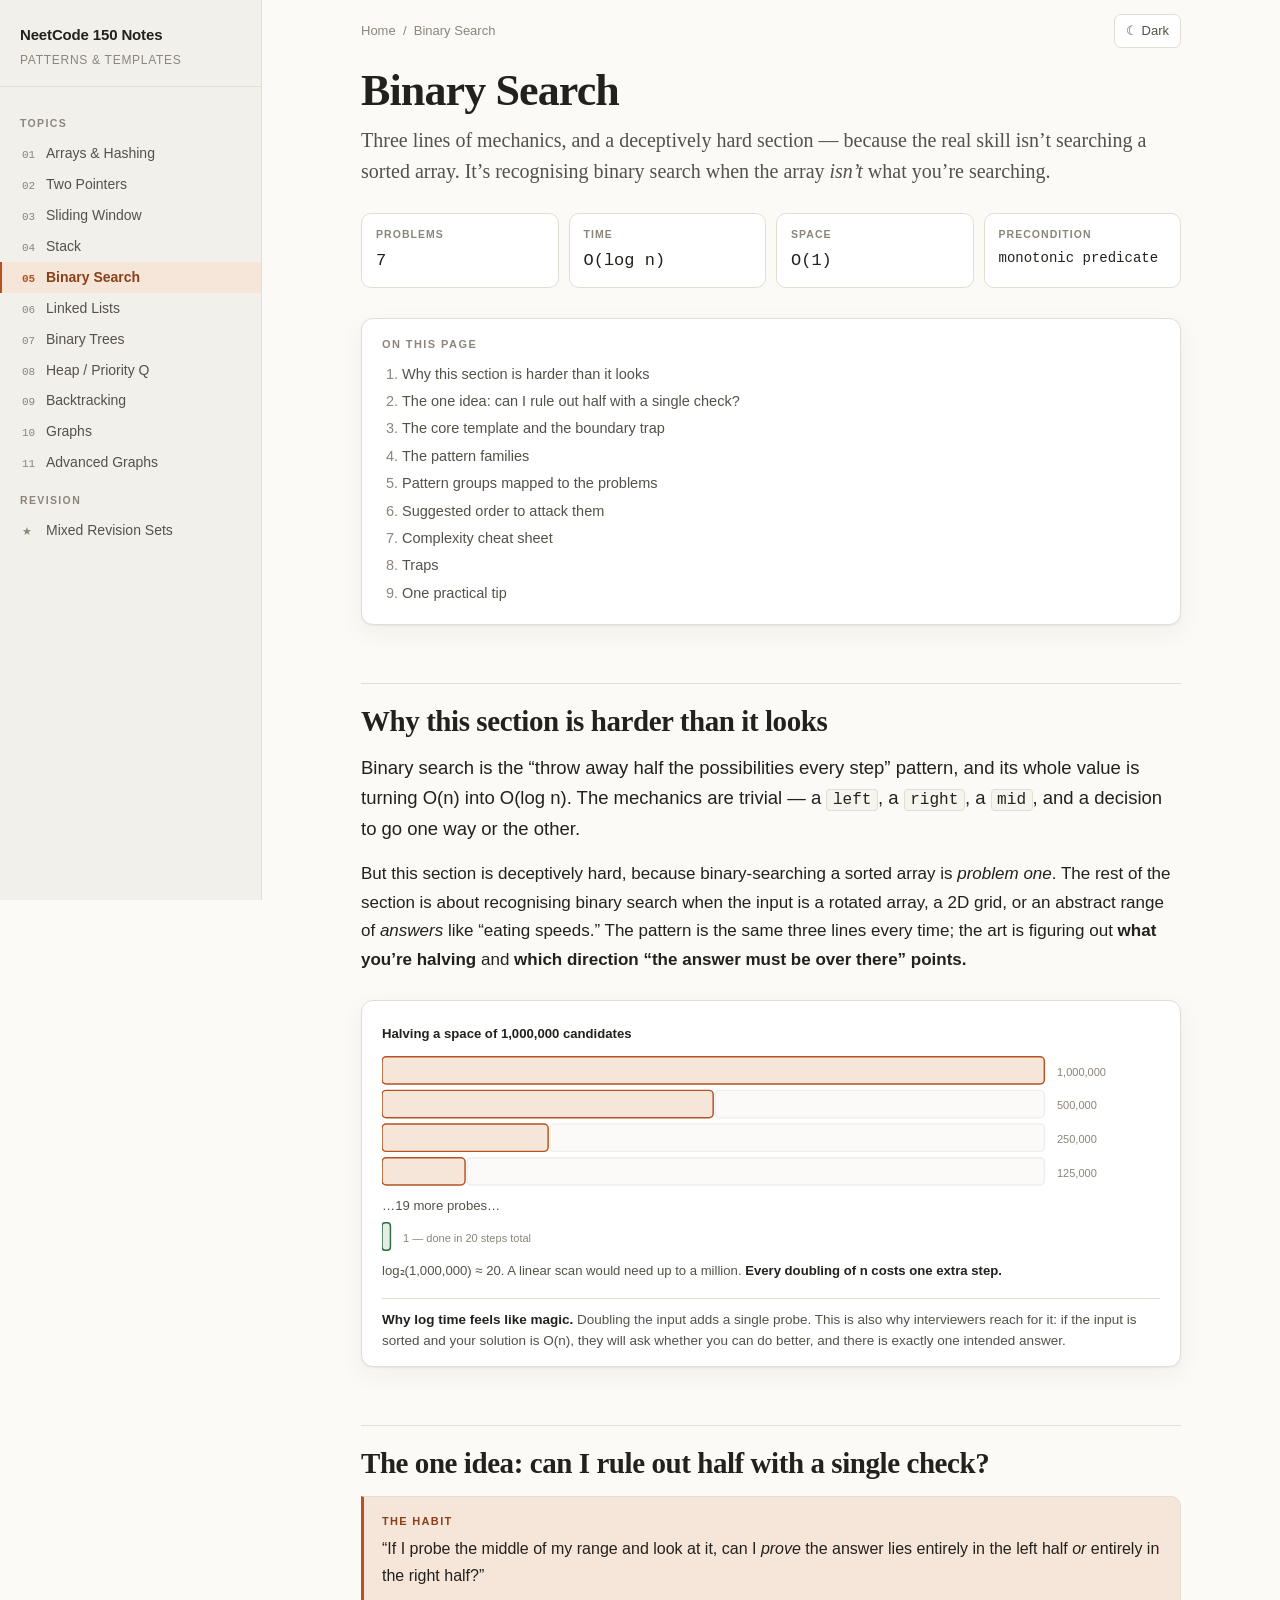
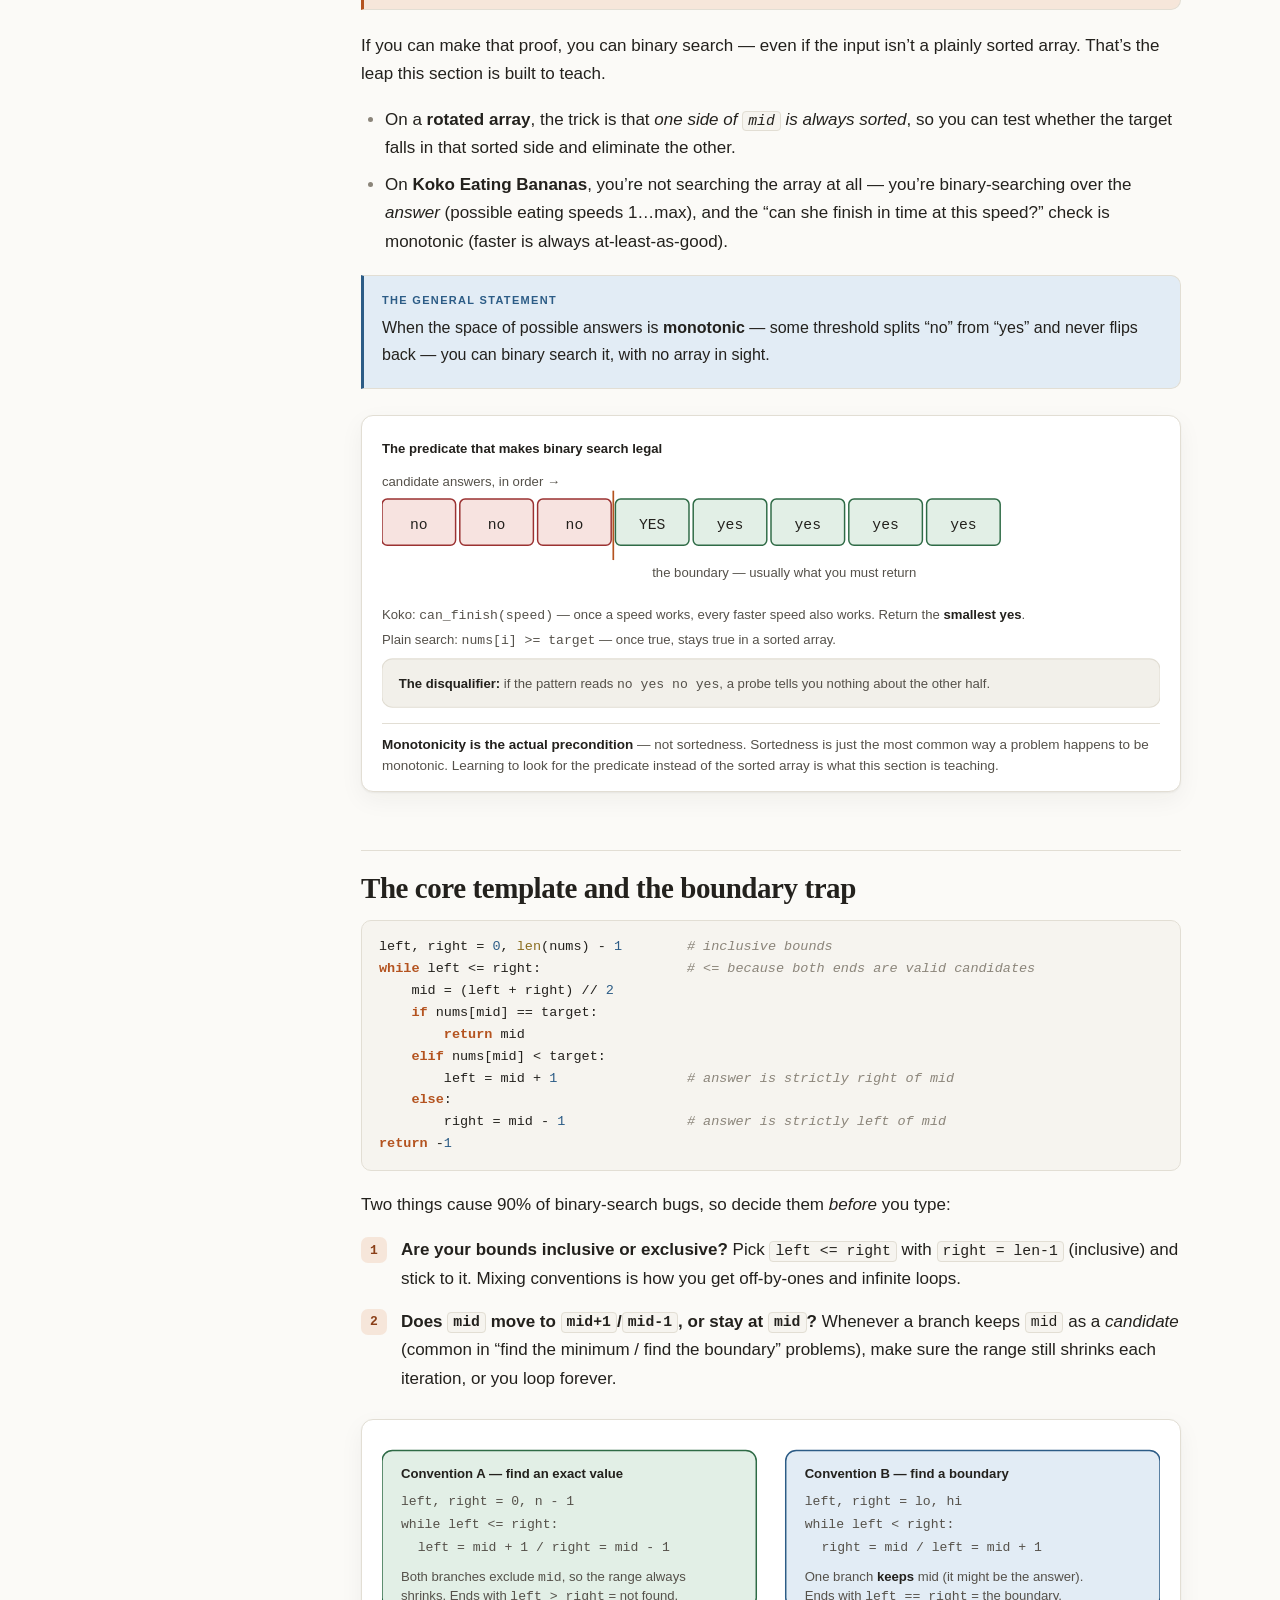
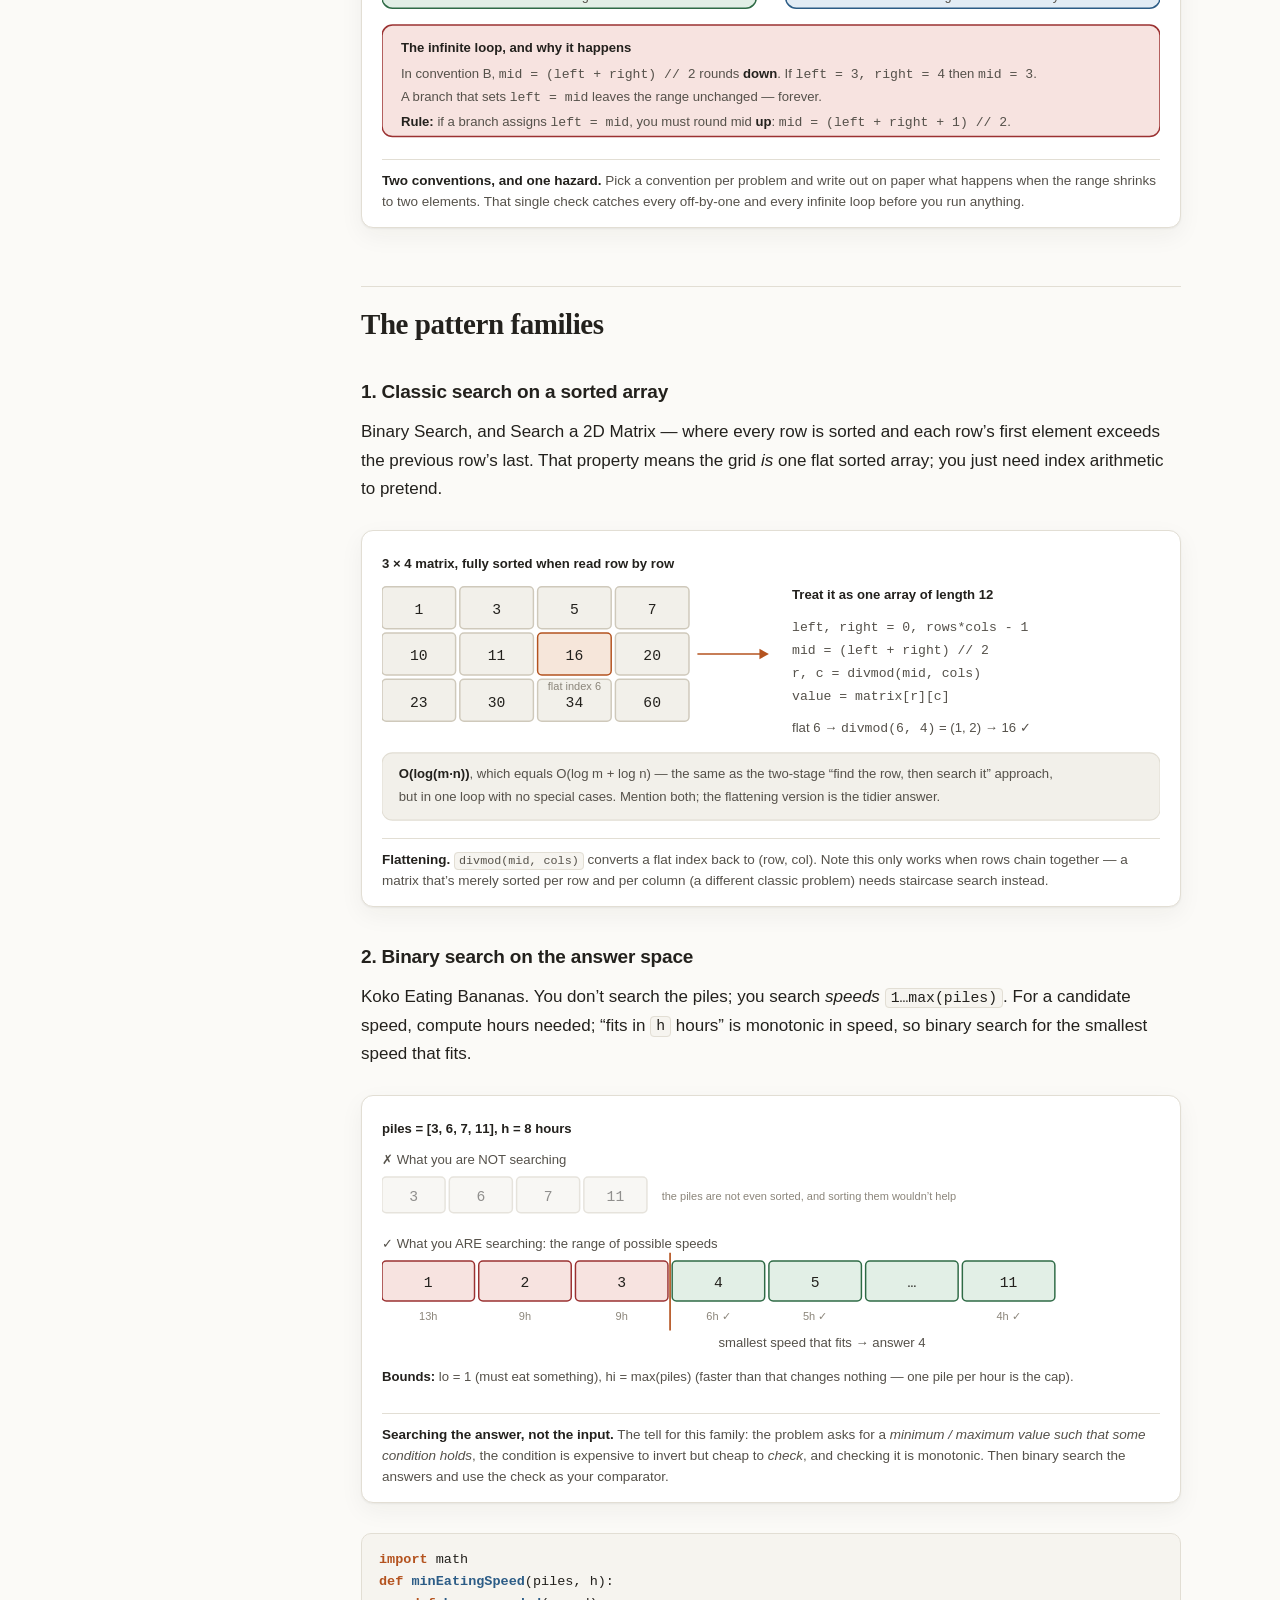
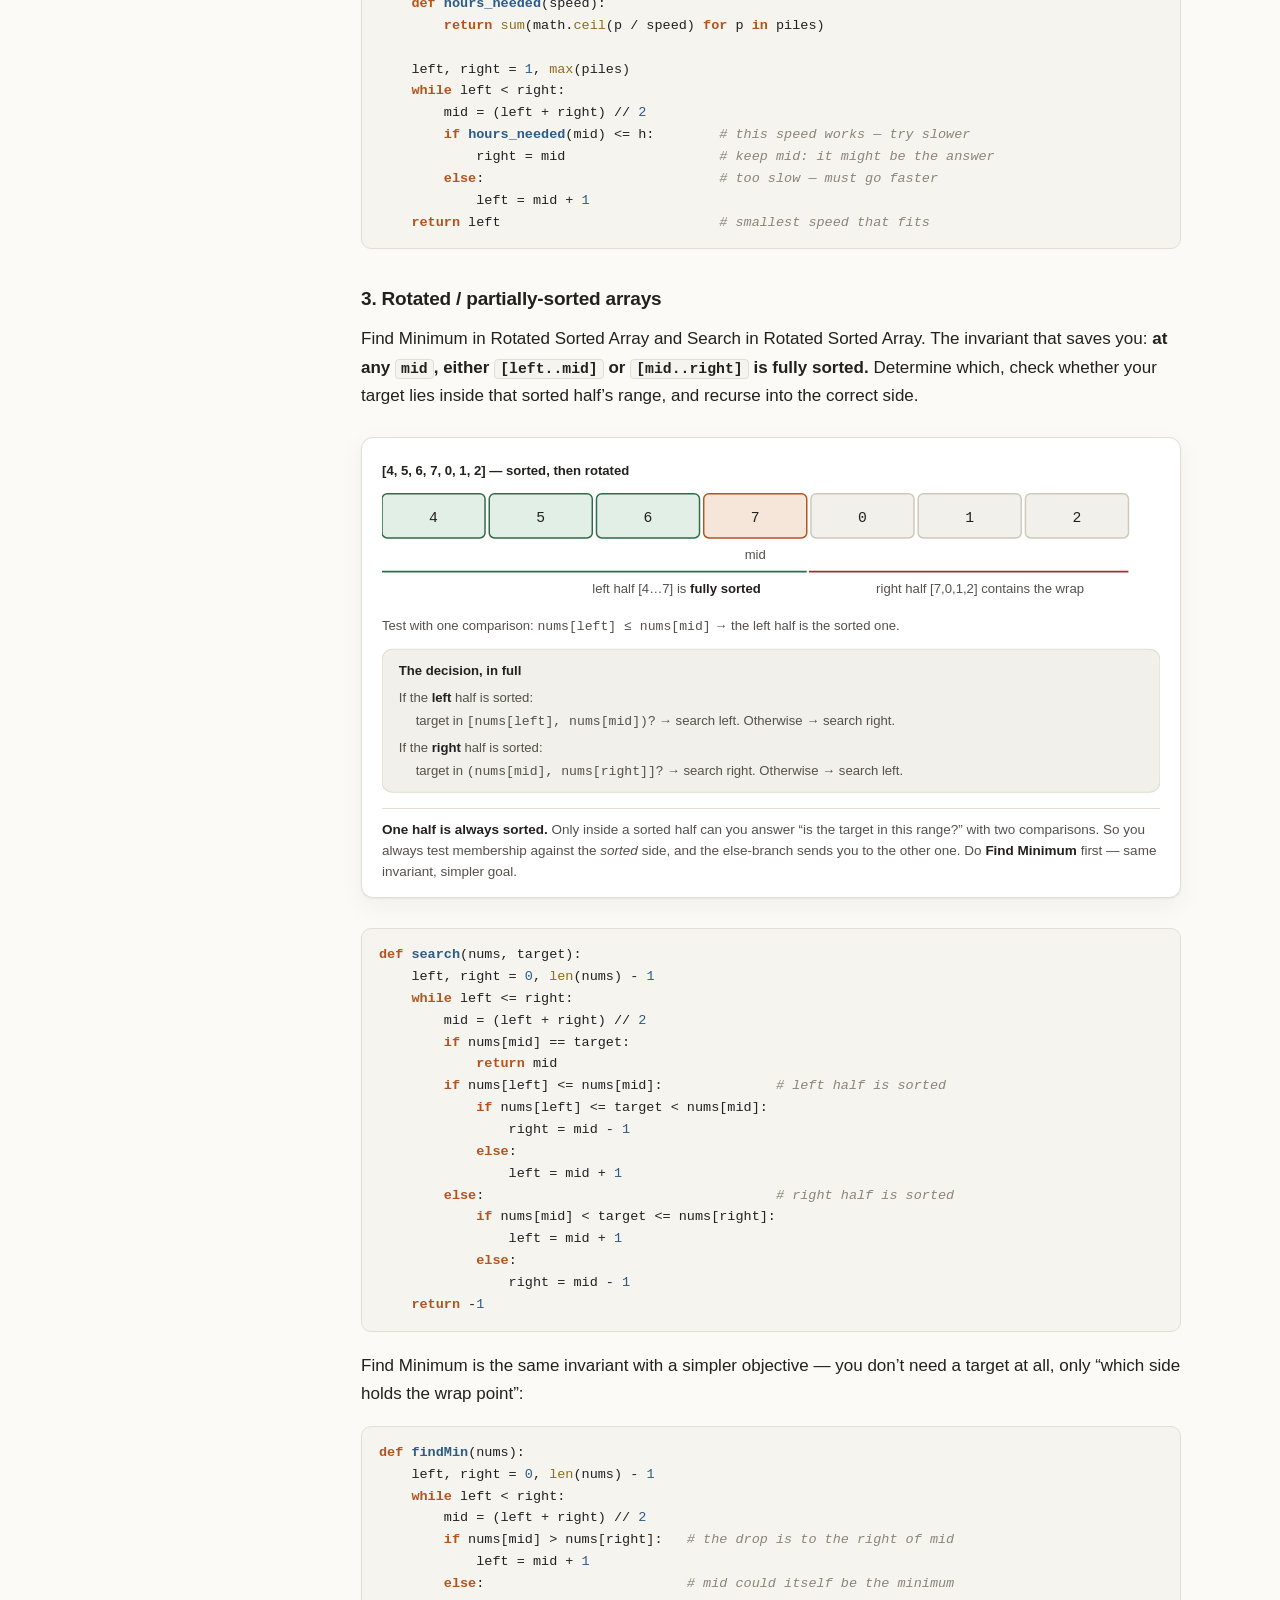
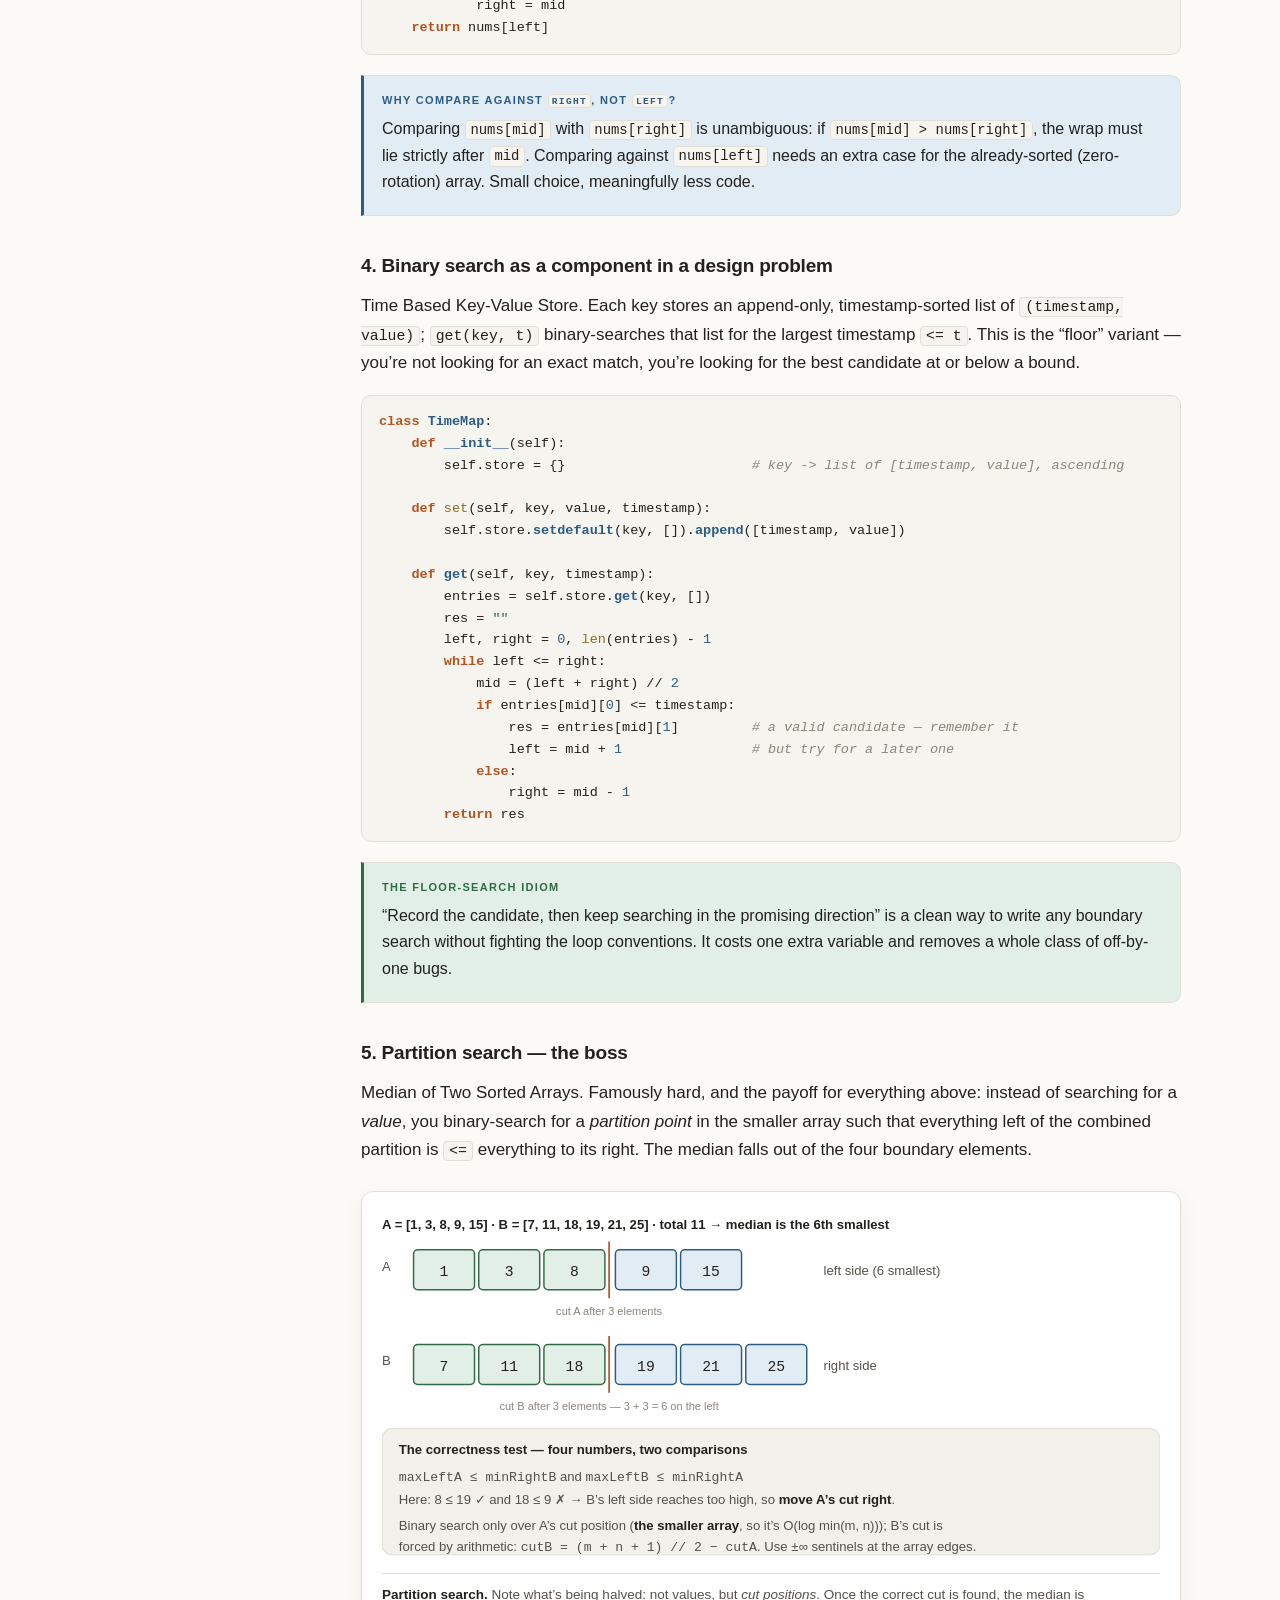
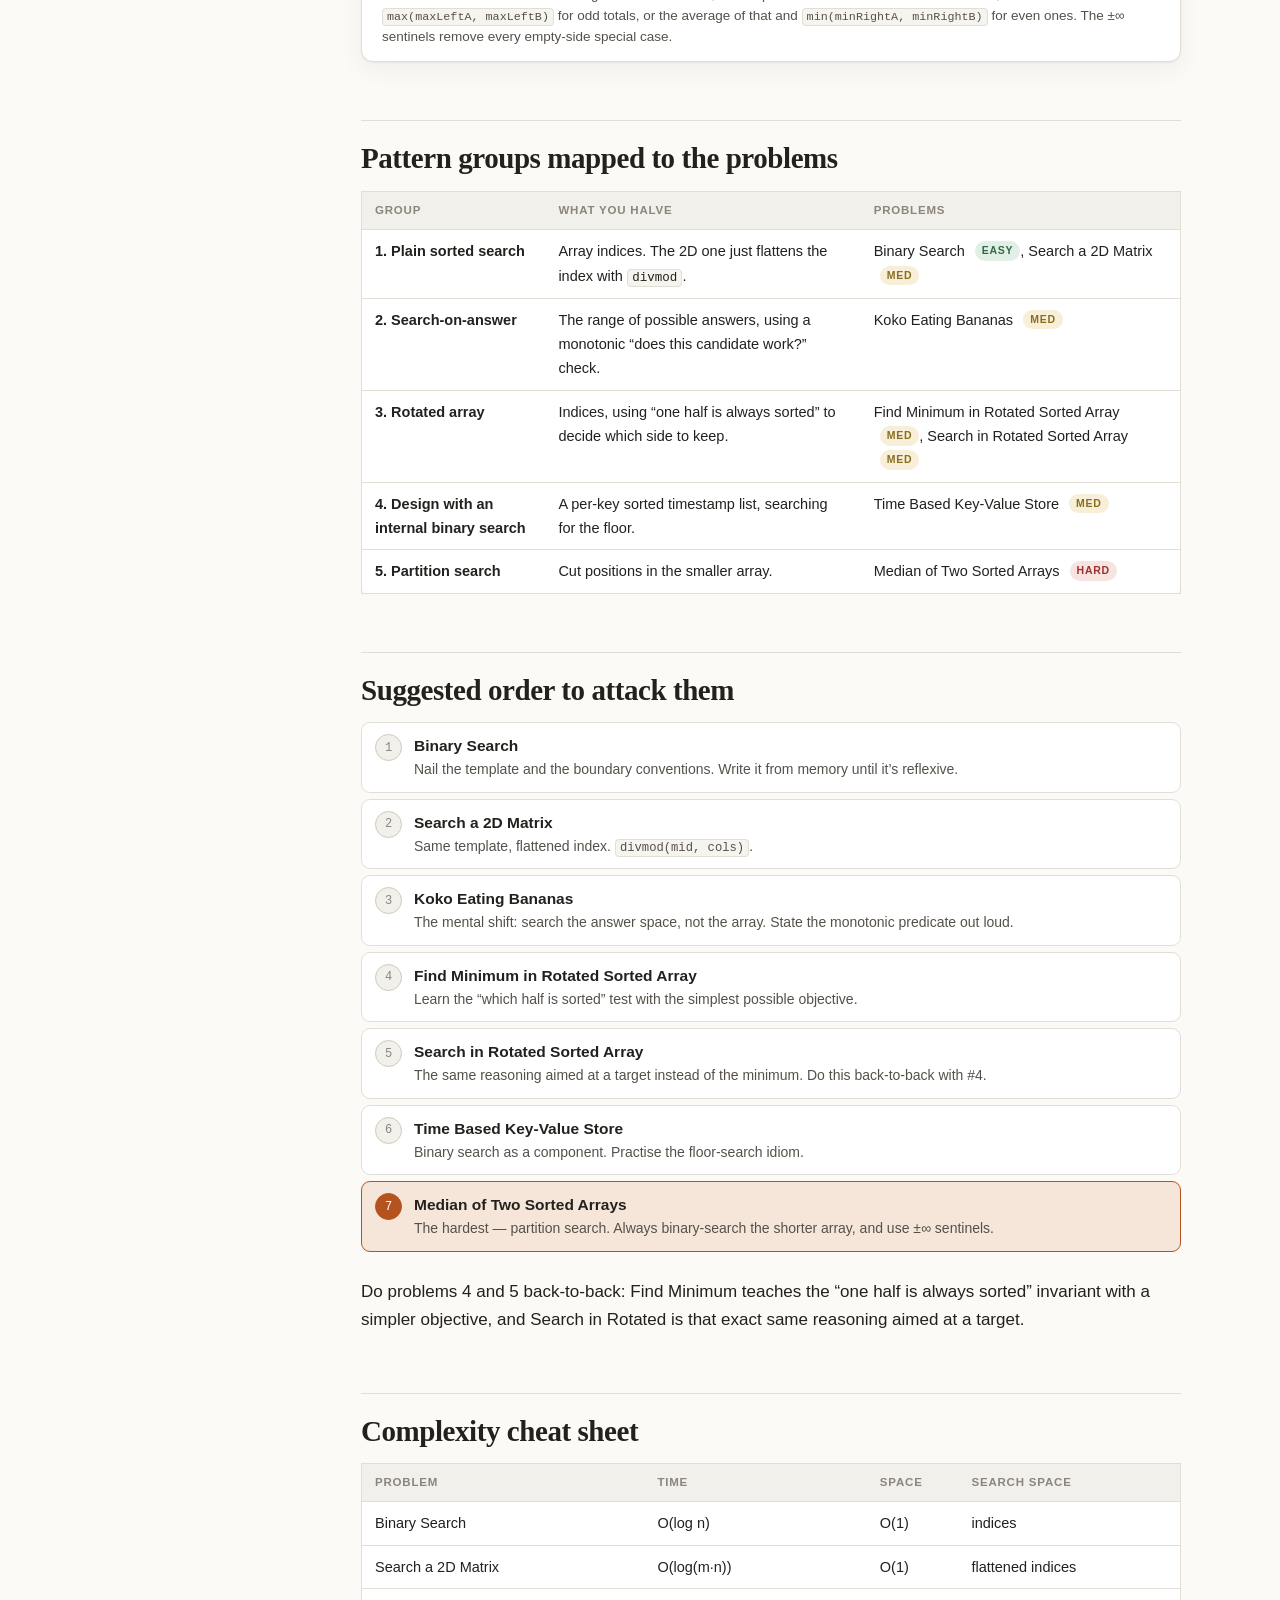
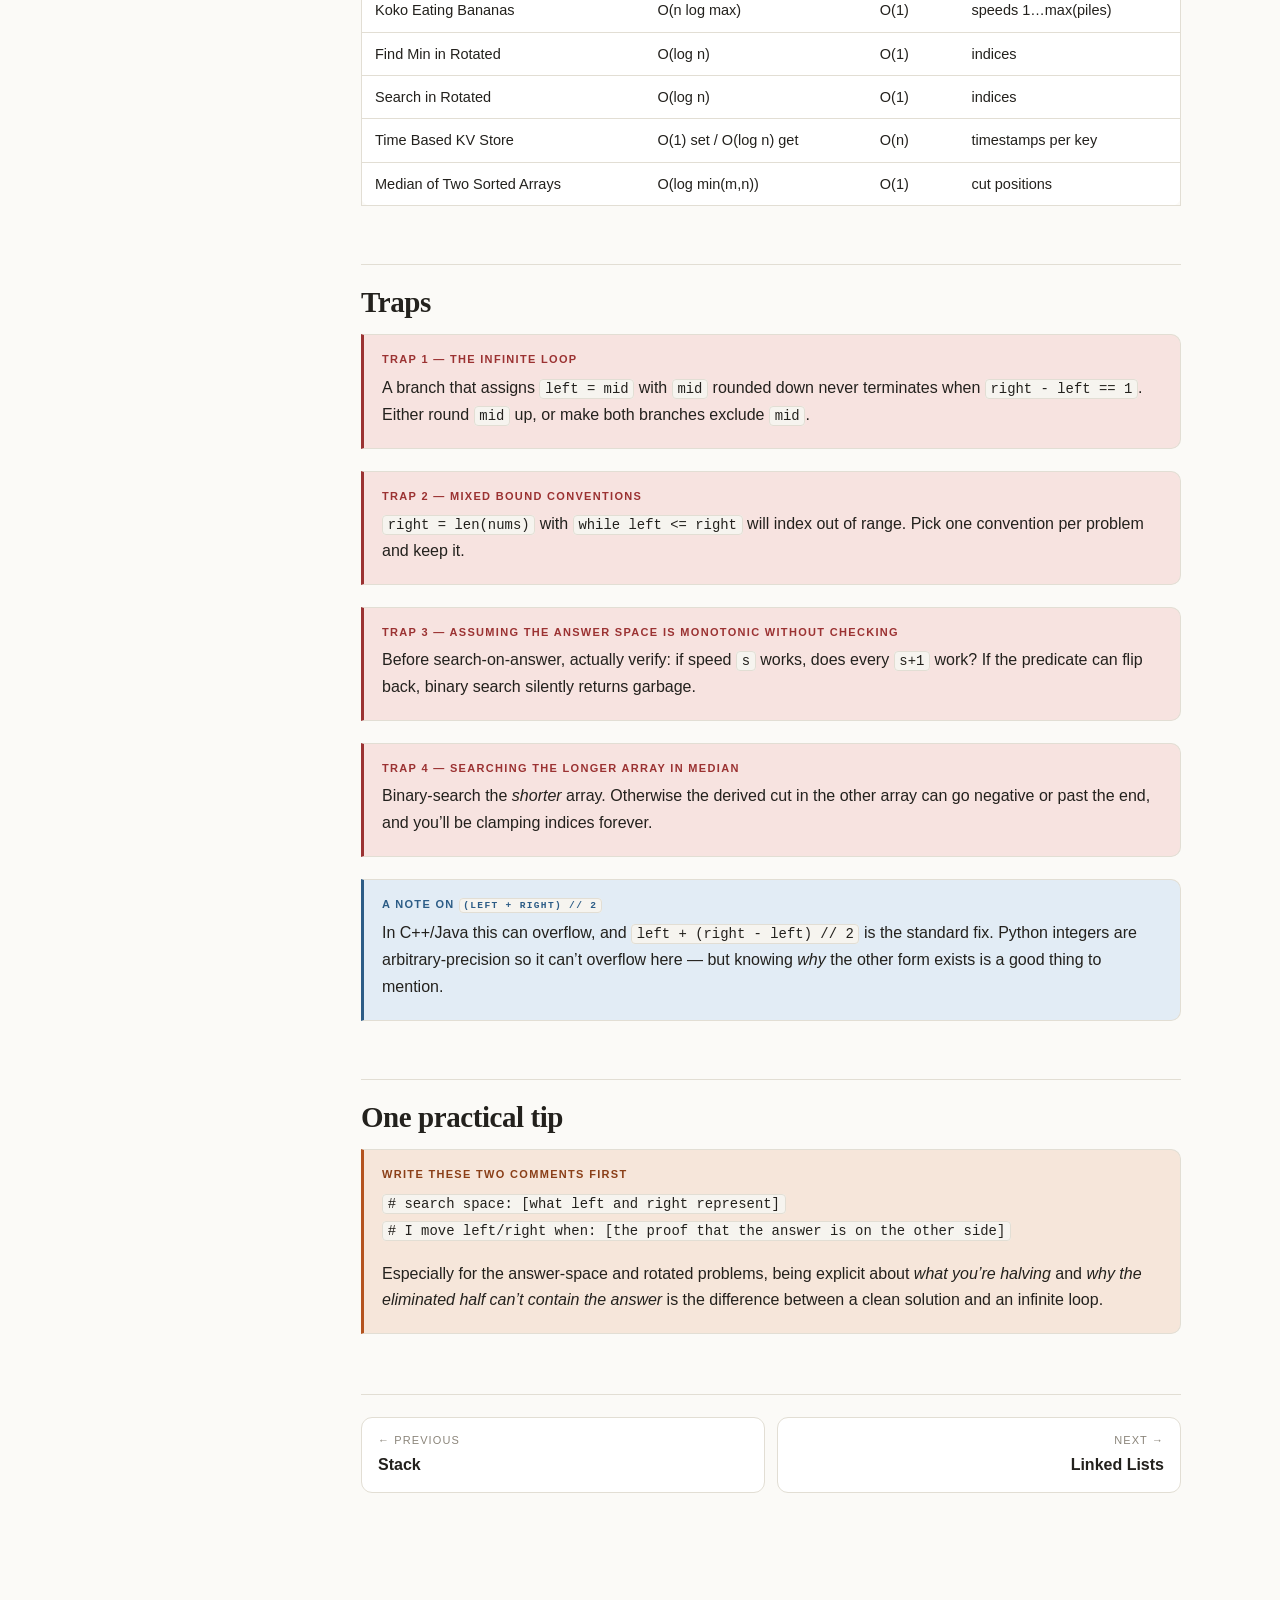
<file: BinarySearch/binary_search.html>
<!DOCTYPE html>
<html lang="en">
<head>
<meta charset="utf-8">
<meta name="viewport" content="width=device-width, initial-scale=1">
<title>Binary Search — NeetCode 150 Notes</title>
<link rel="stylesheet" href="../assets/style.css">
</head>
<body data-page="bsearch" data-root="..">
<div class="layout">
<main class="content">
<article class="article">

<div class="topbar"></div>

<h1>Binary Search</h1>
<p class="deck">Three lines of mechanics, and a deceptively hard section &mdash; because the real skill isn&rsquo;t searching a sorted array. It&rsquo;s recognising binary search when the array <em>isn&rsquo;t</em> what you&rsquo;re searching.</p>

<div class="facts">
  <div class="fact"><div class="k">Problems</div><div class="v">7</div></div>
  <div class="fact"><div class="k">Time</div><div class="v">O(log n)</div></div>
  <div class="fact"><div class="k">Space</div><div class="v">O(1)</div></div>
  <div class="fact"><div class="k">Precondition</div><div class="v" style="font-size:14px">monotonic predicate</div></div>
</div>

<div class="toc"></div>

<h2>Why this section is harder than it looks</h2>

<p class="lead-in">Binary search is the &ldquo;throw away half the possibilities every step&rdquo; pattern, and its whole value is turning O(n) into O(log n). The mechanics are trivial &mdash; a <code>left</code>, a <code>right</code>, a <code>mid</code>, and a decision to go one way or the other.</p>

<p>But this section is deceptively hard, because binary-searching a sorted array is <em>problem one</em>. The rest of the section is about recognising binary search when the input is a rotated array, a 2D grid, or an abstract range of <em>answers</em> like &ldquo;eating speeds.&rdquo; The pattern is the same three lines every time; the art is figuring out <strong>what you&rsquo;re halving</strong> and <strong>which direction &ldquo;the answer must be over there&rdquo; points.</strong></p>

<figure>
<svg viewBox="0 0 740 250" role="img" aria-label="Each probe eliminates half the remaining search space">
  <text class="capb" x="0" y="16">Halving a space of 1,000,000 candidates</text>

  <g>
    <rect class="sv-acc" x="0" y="34" width="630" height="26" rx="4"/>
    <text class="tiny" x="642" y="52">1,000,000</text>
  </g>
  <g>
    <rect class="sv-acc" x="0" y="66" width="315" height="26" rx="4"/>
    <rect class="cell" x="317" y="66" width="313" height="26" rx="4" opacity=".3"/>
    <text class="tiny" x="642" y="84">500,000</text>
  </g>
  <g>
    <rect class="sv-acc" x="0" y="98" width="158" height="26" rx="4"/>
    <rect class="cell" x="160" y="98" width="470" height="26" rx="4" opacity=".3"/>
    <text class="tiny" x="642" y="116">250,000</text>
  </g>
  <g>
    <rect class="sv-acc" x="0" y="130" width="79" height="26" rx="4"/>
    <rect class="cell" x="81" y="130" width="549" height="26" rx="4" opacity=".3"/>
    <text class="tiny" x="642" y="148">125,000</text>
  </g>
  <text class="cap" x="0" y="180">…19 more probes…</text>
  <g>
    <rect class="sv-good" x="0" y="192" width="8" height="26" rx="3"/>
    <text class="tiny" x="20" y="210">1 — done in 20 steps total</text>
  </g>
  <text class="cap" x="0" y="242">log&#8322;(1,000,000) &#8776; 20. A linear scan would need up to a million. <tspan class="capb">Every doubling of n costs one extra step.</tspan></text>
</svg>
<figcaption><b>Why log time feels like magic.</b> Doubling the input adds a single probe. This is also why interviewers reach for it: if the input is sorted and your solution is O(n), they will ask whether you can do better, and there is exactly one intended answer.</figcaption>
</figure>

<h2>The one idea: can I rule out half with a single check?</h2>

<div class="callout key">
  <span class="ct">The habit</span>
  <p>&ldquo;If I probe the middle of my range and look at it, can I <em>prove</em> the answer lies entirely in the left half <em>or</em> entirely in the right half?&rdquo;</p>
</div>

<p>If you can make that proof, you can binary search &mdash; even if the input isn&rsquo;t a plainly sorted array. That&rsquo;s the leap this section is built to teach.</p>

<ul>
<li>On a <b>rotated array</b>, the trick is that <em>one side of <code>mid</code> is always sorted</em>, so you can test whether the target falls in that sorted side and eliminate the other.</li>
<li>On <b>Koko Eating Bananas</b>, you&rsquo;re not searching the array at all &mdash; you&rsquo;re binary-searching over the <em>answer</em> (possible eating speeds 1&hellip;max), and the &ldquo;can she finish in time at this speed?&rdquo; check is monotonic (faster is always at-least-as-good).</li>
</ul>

<div class="callout note">
  <span class="ct">The general statement</span>
  <p>When the space of possible answers is <strong>monotonic</strong> &mdash; some threshold splits &ldquo;no&rdquo; from &ldquo;yes&rdquo; and never flips back &mdash; you can binary search it, with no array in sight.</p>
</div>

<figure>
<svg viewBox="0 0 740 260" role="img" aria-label="A monotonic predicate flips from no to yes exactly once, and binary search finds the boundary">
  <text class="capb" x="0" y="16">The predicate that makes binary search legal</text>

  <text class="cap" x="0" y="48">candidate answers, in order &#8594;</text>
  <g>
    <rect class="sv-bad" x="0"   y="60" width="70" height="44" rx="5"/><text class="val" x="35"  y="88" text-anchor="middle">no</text>
    <rect class="sv-bad" x="74"  y="60" width="70" height="44" rx="5"/><text class="val" x="109" y="88" text-anchor="middle">no</text>
    <rect class="sv-bad" x="148" y="60" width="70" height="44" rx="5"/><text class="val" x="183" y="88" text-anchor="middle">no</text>
    <rect class="sv-good" x="222" y="60" width="70" height="44" rx="5"/><text class="val" x="257" y="88" text-anchor="middle">YES</text>
    <rect class="sv-good" x="296" y="60" width="70" height="44" rx="5"/><text class="val" x="331" y="88" text-anchor="middle">yes</text>
    <rect class="sv-good" x="370" y="60" width="70" height="44" rx="5"/><text class="val" x="405" y="88" text-anchor="middle">yes</text>
    <rect class="sv-good" x="444" y="60" width="70" height="44" rx="5"/><text class="val" x="479" y="88" text-anchor="middle">yes</text>
    <rect class="sv-good" x="518" y="60" width="70" height="44" rx="5"/><text class="val" x="553" y="88" text-anchor="middle">yes</text>
  </g>
  <line class="s-acc" x1="220" y1="52" x2="220" y2="118"/>
  <text class="cap t-acc" x="257" y="134">the boundary — usually what you must return</text>

  <text class="cap" x="0" y="174">Koko: <tspan class="sv-mono">can_finish(speed)</tspan> — once a speed works, every faster speed also works. Return the <tspan class="capb">smallest yes</tspan>.</text>
  <text class="cap" x="0" y="198">Plain search: <tspan class="sv-mono">nums[i] &gt;= target</tspan> — once true, stays true in a sorted array.</text>

  <rect class="panel" x="0" y="212" width="740" height="46" rx="10"/>
  <text class="cap" x="16" y="240"><tspan class="capb t-bad">The disqualifier:</tspan> if the pattern reads <tspan class="sv-mono">no yes no yes</tspan>, a probe tells you nothing about the other half.</text>
</svg>
<figcaption><b>Monotonicity is the actual precondition</b> &mdash; not sortedness. Sortedness is just the most common way a problem happens to be monotonic. Learning to look for the predicate instead of the sorted array is what this section is teaching.</figcaption>
</figure>

<h2>The core template and the boundary trap</h2>

<pre><code>left, right = 0, len(nums) - 1        # inclusive bounds
while left &lt;= right:                  # &lt;= because both ends are valid candidates
    mid = (left + right) // 2
    if nums[mid] == target:
        return mid
    elif nums[mid] &lt; target:
        left = mid + 1                # answer is strictly right of mid
    else:
        right = mid - 1               # answer is strictly left of mid
return -1
</code></pre>

<p>Two things cause 90% of binary-search bugs, so decide them <em>before</em> you type:</p>

<ol class="kbd-steps">
<li><b>Are your bounds inclusive or exclusive?</b> Pick <code>left &lt;= right</code> with <code>right = len-1</code> (inclusive) and stick to it. Mixing conventions is how you get off-by-ones and infinite loops.</li>
<li><b>Does <code>mid</code> move to <code>mid+1</code>/<code>mid-1</code>, or stay at <code>mid</code>?</b> Whenever a branch keeps <code>mid</code> as a <em>candidate</em> (common in &ldquo;find the minimum / find the boundary&rdquo; problems), make sure the range still shrinks each iteration, or you loop forever.</li>
</ol>

<figure>
<svg viewBox="0 0 740 290" role="img" aria-label="The two loop conventions side by side, and the infinite loop failure">
  <rect class="sv-good" x="0" y="10" width="356" height="150" rx="10"/>
  <text class="capb t-good" x="18" y="36">Convention A — find an exact value</text>
  <text class="cap sv-mono" x="18" y="62">left, right = 0, n - 1</text>
  <text class="cap sv-mono" x="18" y="84">while left &lt;= right:</text>
  <text class="cap sv-mono" x="34" y="106">left = mid + 1  /  right = mid - 1</text>
  <text class="cap" x="18" y="134">Both branches exclude <tspan class="sv-mono">mid</tspan>, so the range always</text>
  <text class="cap" x="18" y="152">shrinks. Ends with <tspan class="sv-mono">left &gt; right</tspan> = not found.</text>

  <rect class="sv-info" x="384" y="10" width="356" height="150" rx="10"/>
  <text class="capb t-info" x="402" y="36">Convention B — find a boundary</text>
  <text class="cap sv-mono" x="402" y="62">left, right = lo, hi</text>
  <text class="cap sv-mono" x="402" y="84">while left &lt; right:</text>
  <text class="cap sv-mono" x="418" y="106">right = mid   /  left = mid + 1</text>
  <text class="cap" x="402" y="134">One branch <tspan class="capb">keeps</tspan> mid (it might be the answer).</text>
  <text class="cap" x="402" y="152">Ends with <tspan class="sv-mono">left == right</tspan> = the boundary.</text>

  <rect class="sv-bad" x="0" y="176" width="740" height="106" rx="10"/>
  <text class="capb t-bad" x="18" y="202">The infinite loop, and why it happens</text>
  <text class="cap" x="18" y="226">In convention B, <tspan class="sv-mono">mid = (left + right) // 2</tspan> rounds <tspan class="capb">down</tspan>. If <tspan class="sv-mono">left = 3, right = 4</tspan> then <tspan class="sv-mono">mid = 3</tspan>.</text>
  <text class="cap" x="18" y="248">A branch that sets <tspan class="sv-mono">left = mid</tspan> leaves the range unchanged — forever.</text>
  <text class="cap" x="18" y="272"><tspan class="capb">Rule:</tspan> if a branch assigns <tspan class="sv-mono">left = mid</tspan>, you must round mid <tspan class="capb">up</tspan>: <tspan class="sv-mono">mid = (left + right + 1) // 2</tspan>.</text>
</svg>
<figcaption><b>Two conventions, and one hazard.</b> Pick a convention per problem and write out on paper what happens when the range shrinks to two elements. That single check catches every off-by-one and every infinite loop before you run anything.</figcaption>
</figure>

<h2>The pattern families</h2>

<h3>1. Classic search on a sorted array</h3>

<p>Binary Search, and Search a 2D Matrix &mdash; where every row is sorted and each row&rsquo;s first element exceeds the previous row&rsquo;s last. That property means the grid <em>is</em> one flat sorted array; you just need index arithmetic to pretend.</p>

<figure>
<svg viewBox="0 0 740 260" role="img" aria-label="A row-sorted matrix flattened into one sorted array by index arithmetic">
  <text class="capb" x="0" y="16">3 × 4 matrix, fully sorted when read row by row</text>

  <g>
    <rect class="cell" x="0"   y="34" width="70" height="40" rx="4"/><text class="val" x="35"  y="60" text-anchor="middle">1</text>
    <rect class="cell" x="74"  y="34" width="70" height="40" rx="4"/><text class="val" x="109" y="60" text-anchor="middle">3</text>
    <rect class="cell" x="148" y="34" width="70" height="40" rx="4"/><text class="val" x="183" y="60" text-anchor="middle">5</text>
    <rect class="cell" x="222" y="34" width="70" height="40" rx="4"/><text class="val" x="257" y="60" text-anchor="middle">7</text>

    <rect class="cell" x="0"   y="78" width="70" height="40" rx="4"/><text class="val" x="35"  y="104" text-anchor="middle">10</text>
    <rect class="cell" x="74"  y="78" width="70" height="40" rx="4"/><text class="val" x="109" y="104" text-anchor="middle">11</text>
    <rect class="sv-acc" x="148" y="78" width="70" height="40" rx="4"/><text class="val" x="183" y="104" text-anchor="middle">16</text>
    <rect class="cell" x="222" y="78" width="70" height="40" rx="4"/><text class="val" x="257" y="104" text-anchor="middle">20</text>

    <rect class="cell" x="0"   y="122" width="70" height="40" rx="4"/><text class="val" x="35"  y="148" text-anchor="middle">23</text>
    <rect class="cell" x="74"  y="122" width="70" height="40" rx="4"/><text class="val" x="109" y="148" text-anchor="middle">30</text>
    <rect class="cell" x="148" y="122" width="70" height="40" rx="4"/><text class="val" x="183" y="148" text-anchor="middle">34</text>
    <rect class="cell" x="222" y="122" width="70" height="40" rx="4"/><text class="val" x="257" y="148" text-anchor="middle">60</text>
  </g>
  <text class="tiny t-acc" x="183" y="132" text-anchor="middle">flat index 6</text>

  <path class="s-acc" d="M300 98 L360 98"/><path class="f-acc" d="M368 98 l-9,-5 l0,10 z"/>

  <text class="capb" x="390" y="46">Treat it as one array of length 12</text>
  <text class="cap sv-mono" x="390" y="76">left, right = 0, rows*cols - 1</text>
  <text class="cap sv-mono" x="390" y="98">mid = (left + right) // 2</text>
  <text class="cap sv-mono" x="390" y="120">r, c = divmod(mid, cols)</text>
  <text class="cap sv-mono" x="390" y="142">value = matrix[r][c]</text>
  <text class="cap" x="390" y="172">flat 6 &#8594; <tspan class="sv-mono">divmod(6, 4)</tspan> = (1, 2) &#8594; 16 &#10003;</text>

  <rect class="panel" x="0" y="192" width="740" height="64" rx="10"/>
  <text class="cap" x="16" y="216"><tspan class="capb">O(log(m·n))</tspan>, which equals O(log m + log n) — the same as the two-stage &#8220;find the row, then search it&#8221; approach,</text>
  <text class="cap" x="16" y="238">but in one loop with no special cases. Mention both; the flattening version is the tidier answer.</text>
</svg>
<figcaption><b>Flattening.</b> <code>divmod(mid, cols)</code> converts a flat index back to (row, col). Note this only works when rows chain together &mdash; a matrix that&rsquo;s merely sorted per row and per column (a different classic problem) needs staircase search instead.</figcaption>
</figure>

<h3>2. Binary search on the answer space</h3>

<p>Koko Eating Bananas. You don&rsquo;t search the piles; you search <em>speeds</em> <code>1…max(piles)</code>. For a candidate speed, compute hours needed; &ldquo;fits in <code>h</code> hours&rdquo; is monotonic in speed, so binary search for the smallest speed that fits.</p>

<figure>
<svg viewBox="0 0 740 270" role="img" aria-label="Koko eating bananas: binary searching the range of speeds, not the array of piles">
  <text class="capb" x="0" y="16">piles = [3, 6, 7, 11], h = 8 hours</text>

  <text class="cap t-bad" x="0" y="46">✗ What you are NOT searching</text>
  <g opacity=".5">
    <rect class="cell" x="0"   y="58" width="60" height="34" rx="4"/><text class="val" x="30"  y="81" text-anchor="middle">3</text>
    <rect class="cell" x="64"  y="58" width="60" height="34" rx="4"/><text class="val" x="94"  y="81" text-anchor="middle">6</text>
    <rect class="cell" x="128" y="58" width="60" height="34" rx="4"/><text class="val" x="158" y="81" text-anchor="middle">7</text>
    <rect class="cell" x="192" y="58" width="60" height="34" rx="4"/><text class="val" x="222" y="81" text-anchor="middle">11</text>
  </g>
  <text class="tiny" x="266" y="80">the piles are not even sorted, and sorting them wouldn&#8217;t help</text>

  <text class="cap t-good" x="0" y="126">✓ What you ARE searching: the range of possible speeds</text>
  <g>
    <rect class="sv-bad" x="0"   y="138" width="88" height="38" rx="4"/><text class="val" x="44"  y="163" text-anchor="middle">1</text>
    <rect class="sv-bad" x="92"  y="138" width="88" height="38" rx="4"/><text class="val" x="136" y="163" text-anchor="middle">2</text>
    <rect class="sv-bad" x="184" y="138" width="88" height="38" rx="4"/><text class="val" x="228" y="163" text-anchor="middle">3</text>
    <rect class="sv-good" x="276" y="138" width="88" height="38" rx="4"/><text class="val" x="320" y="163" text-anchor="middle">4</text>
    <rect class="sv-good" x="368" y="138" width="88" height="38" rx="4"/><text class="val" x="412" y="163" text-anchor="middle">5</text>
    <rect class="sv-good" x="460" y="138" width="88" height="38" rx="4"/><text class="val" x="504" y="163" text-anchor="middle">…</text>
    <rect class="sv-good" x="552" y="138" width="88" height="38" rx="4"/><text class="val" x="596" y="163" text-anchor="middle">11</text>
  </g>
  <text class="tiny t-bad" x="44"  y="194" text-anchor="middle">13h</text>
  <text class="tiny t-bad" x="136" y="194" text-anchor="middle">9h</text>
  <text class="tiny t-bad" x="228" y="194" text-anchor="middle">9h</text>
  <text class="tiny t-good" x="320" y="194" text-anchor="middle">6h ✓</text>
  <text class="tiny t-good" x="412" y="194" text-anchor="middle">5h ✓</text>
  <text class="tiny t-good" x="596" y="194" text-anchor="middle">4h ✓</text>
  <line class="s-acc" x1="274" y1="130" x2="274" y2="204"/>
  <text class="cap t-acc" x="320" y="220">smallest speed that fits &#8594; answer 4</text>

  <text class="cap" x="0" y="252"><tspan class="capb">Bounds:</tspan> lo = 1 (must eat something), hi = max(piles) (faster than that changes nothing — one pile per hour is the cap).</text>
</svg>
<figcaption><b>Searching the answer, not the input.</b> The tell for this family: the problem asks for a <em>minimum / maximum value such that some condition holds</em>, the condition is expensive to invert but cheap to <em>check</em>, and checking it is monotonic. Then binary search the answers and use the check as your comparator.</figcaption>
</figure>

<pre><code>import math
def minEatingSpeed(piles, h):
    def hours_needed(speed):
        return sum(math.ceil(p / speed) for p in piles)

    left, right = 1, max(piles)
    while left &lt; right:
        mid = (left + right) // 2
        if hours_needed(mid) &lt;= h:        # this speed works — try slower
            right = mid                   # keep mid: it might be the answer
        else:                             # too slow — must go faster
            left = mid + 1
    return left                           # smallest speed that fits
</code></pre>

<h3>3. Rotated / partially-sorted arrays</h3>

<p>Find Minimum in Rotated Sorted Array and Search in Rotated Sorted Array. The invariant that saves you: <strong>at any <code>mid</code>, either <code>[left..mid]</code> or <code>[mid..right]</code> is fully sorted.</strong> Determine which, check whether your target lies inside that sorted half&rsquo;s range, and recurse into the correct side.</p>

<figure>
<svg viewBox="0 0 740 320" role="img" aria-label="A rotated sorted array always has one fully sorted half around mid">
  <text class="capb" x="0" y="16">[4, 5, 6, 7, 0, 1, 2] — sorted, then rotated</text>

  <g>
    <rect class="sv-good" x="0"   y="34" width="98" height="42" rx="5"/><text class="val" x="49"  y="61" text-anchor="middle">4</text>
    <rect class="sv-good" x="102" y="34" width="98" height="42" rx="5"/><text class="val" x="151" y="61" text-anchor="middle">5</text>
    <rect class="sv-good" x="204" y="34" width="98" height="42" rx="5"/><text class="val" x="253" y="61" text-anchor="middle">6</text>
    <rect class="sv-acc"  x="306" y="34" width="98" height="42" rx="5"/><text class="val" x="355" y="61" text-anchor="middle">7</text>
    <rect class="cell"    x="408" y="34" width="98" height="42" rx="5"/><text class="val" x="457" y="61" text-anchor="middle">0</text>
    <rect class="cell"    x="510" y="34" width="98" height="42" rx="5"/><text class="val" x="559" y="61" text-anchor="middle">1</text>
    <rect class="cell"    x="612" y="34" width="98" height="42" rx="5"/><text class="val" x="661" y="61" text-anchor="middle">2</text>
  </g>
  <text class="cap t-acc" x="355" y="96" text-anchor="middle">mid</text>
  <path class="s-good" d="M0 108 L404 108"/>
  <text class="cap t-good" x="200" y="128">left half [4…7] is <tspan class="capb">fully sorted</tspan></text>
  <path class="s-bad" d="M406 108 L710 108"/>
  <text class="cap t-bad" x="470" y="128">right half [7,0,1,2] contains the wrap</text>

  <text class="cap" x="0" y="164">Test with one comparison: <tspan class="sv-mono">nums[left] &#8804; nums[mid]</tspan> &#8594; the left half is the sorted one.</text>

  <rect class="panel" x="0" y="182" width="740" height="136" rx="10"/>
  <text class="capb" x="16" y="206">The decision, in full</text>
  <text class="cap" x="16" y="232">If the <tspan class="capb t-good">left</tspan> half is sorted:</text>
  <text class="cap" x="32" y="254">target in <tspan class="sv-mono">[nums[left], nums[mid])</tspan>? &#8594; search left. Otherwise &#8594; search right.</text>
  <text class="cap" x="16" y="280">If the <tspan class="capb t-bad">right</tspan> half is sorted:</text>
  <text class="cap" x="32" y="302">target in <tspan class="sv-mono">(nums[mid], nums[right]]</tspan>? &#8594; search right. Otherwise &#8594; search left.</text>
</svg>
<figcaption><b>One half is always sorted.</b> Only inside a sorted half can you answer &ldquo;is the target in this range?&rdquo; with two comparisons. So you always test membership against the <em>sorted</em> side, and the else-branch sends you to the other one. Do <b>Find Minimum</b> first &mdash; same invariant, simpler goal.</figcaption>
</figure>

<pre><code>def search(nums, target):
    left, right = 0, len(nums) - 1
    while left &lt;= right:
        mid = (left + right) // 2
        if nums[mid] == target:
            return mid
        if nums[left] &lt;= nums[mid]:              # left half is sorted
            if nums[left] &lt;= target &lt; nums[mid]:
                right = mid - 1
            else:
                left = mid + 1
        else:                                    # right half is sorted
            if nums[mid] &lt; target &lt;= nums[right]:
                left = mid + 1
            else:
                right = mid - 1
    return -1
</code></pre>

<p>Find Minimum is the same invariant with a simpler objective &mdash; you don&rsquo;t need a target at all, only &ldquo;which side holds the wrap point&rdquo;:</p>

<pre><code>def findMin(nums):
    left, right = 0, len(nums) - 1
    while left &lt; right:
        mid = (left + right) // 2
        if nums[mid] &gt; nums[right]:   # the drop is to the right of mid
            left = mid + 1
        else:                         # mid could itself be the minimum
            right = mid
    return nums[left]
</code></pre>

<div class="callout note">
  <span class="ct">Why compare against <code>right</code>, not <code>left</code>?</span>
  <p>Comparing <code>nums[mid]</code> with <code>nums[right]</code> is unambiguous: if <code>nums[mid] &gt; nums[right]</code>, the wrap must lie strictly after <code>mid</code>. Comparing against <code>nums[left]</code> needs an extra case for the already-sorted (zero-rotation) array. Small choice, meaningfully less code.</p>
</div>

<h3>4. Binary search as a component in a design problem</h3>

<p>Time Based Key-Value Store. Each key stores an append-only, timestamp-sorted list of <code>(timestamp, value)</code>; <code>get(key, t)</code> binary-searches that list for the largest timestamp <code>&lt;= t</code>. This is the &ldquo;floor&rdquo; variant &mdash; you&rsquo;re not looking for an exact match, you&rsquo;re looking for the best candidate at or below a bound.</p>

<pre><code>class TimeMap:
    def __init__(self):
        self.store = {}                       # key -> list of [timestamp, value], ascending

    def set(self, key, value, timestamp):
        self.store.setdefault(key, []).append([timestamp, value])

    def get(self, key, timestamp):
        entries = self.store.get(key, [])
        res = ""
        left, right = 0, len(entries) - 1
        while left &lt;= right:
            mid = (left + right) // 2
            if entries[mid][0] &lt;= timestamp:
                res = entries[mid][1]         # a valid candidate — remember it
                left = mid + 1                # but try for a later one
            else:
                right = mid - 1
        return res
</code></pre>

<div class="callout tip">
  <span class="ct">The floor-search idiom</span>
  <p>&ldquo;Record the candidate, then keep searching in the promising direction&rdquo; is a clean way to write any boundary search without fighting the loop conventions. It costs one extra variable and removes a whole class of off-by-one bugs.</p>
</div>

<h3>5. Partition search &mdash; the boss</h3>

<p>Median of Two Sorted Arrays. Famously hard, and the payoff for everything above: instead of searching for a <em>value</em>, you binary-search for a <em>partition point</em> in the smaller array such that everything left of the combined partition is <code>&lt;=</code> everything to its right. The median falls out of the four boundary elements.</p>

<figure>
<svg viewBox="0 0 740 330" role="img" aria-label="Median of two sorted arrays via a correct partition">
  <text class="capb" x="0" y="16">A = [1, 3, 8, 9, 15]   ·   B = [7, 11, 18, 19, 21, 25]   ·   total 11 → median is the 6th smallest</text>

  <!-- A -->
  <text class="cap" x="0" y="56">A</text>
  <g>
    <rect class="sv-good" x="30"  y="36" width="58" height="38" rx="4"/><text class="val" x="59"  y="61" text-anchor="middle">1</text>
    <rect class="sv-good" x="92"  y="36" width="58" height="38" rx="4"/><text class="val" x="121" y="61" text-anchor="middle">3</text>
    <rect class="sv-good" x="154" y="36" width="58" height="38" rx="4"/><text class="val" x="183" y="61" text-anchor="middle">8</text>
    <rect class="sv-info" x="222" y="36" width="58" height="38" rx="4"/><text class="val" x="251" y="61" text-anchor="middle">9</text>
    <rect class="sv-info" x="284" y="36" width="58" height="38" rx="4"/><text class="val" x="313" y="61" text-anchor="middle">15</text>
  </g>
  <line class="s-acc" x1="216" y1="28" x2="216" y2="82"/>
  <text class="tiny t-acc" x="216" y="98" text-anchor="middle">cut A after 3 elements</text>

  <!-- B -->
  <text class="cap" x="0" y="146">B</text>
  <g>
    <rect class="sv-good" x="30"  y="126" width="58" height="38" rx="4"/><text class="val" x="59"  y="151" text-anchor="middle">7</text>
    <rect class="sv-good" x="92"  y="126" width="58" height="38" rx="4"/><text class="val" x="121" y="151" text-anchor="middle">11</text>
    <rect class="sv-good" x="154" y="126" width="58" height="38" rx="4"/><text class="val" x="183" y="151" text-anchor="middle">18</text>
    <rect class="sv-info" x="222" y="126" width="58" height="38" rx="4"/><text class="val" x="251" y="151" text-anchor="middle">19</text>
    <rect class="sv-info" x="284" y="126" width="58" height="38" rx="4"/><text class="val" x="313" y="151" text-anchor="middle">21</text>
    <rect class="sv-info" x="346" y="126" width="58" height="38" rx="4"/><text class="val" x="375" y="151" text-anchor="middle">25</text>
  </g>
  <line class="s-acc" x1="216" y1="118" x2="216" y2="172"/>
  <text class="tiny t-acc" x="216" y="188" text-anchor="middle">cut B after 3 elements — 3 + 3 = 6 on the left</text>

  <text class="cap t-good" x="420" y="60">left side (6 smallest)</text>
  <text class="cap t-info" x="420" y="150">right side</text>

  <rect class="panel" x="0" y="206" width="740" height="120" rx="10"/>
  <text class="capb" x="16" y="230">The correctness test — four numbers, two comparisons</text>
  <text class="cap" x="16" y="256"><tspan class="sv-mono">maxLeftA &#8804; minRightB</tspan>  and  <tspan class="sv-mono">maxLeftB &#8804; minRightA</tspan></text>
  <text class="cap" x="16" y="278">Here: 8 &#8804; 19 &#10003;  and  18 &#8804; 9 &#10007; &#8594; B&#8217;s left side reaches too high, so <tspan class="capb">move A&#8217;s cut right</tspan>.</text>
  <text class="cap" x="16" y="302">Binary search only over A&#8217;s cut position (<tspan class="capb">the smaller array</tspan>, so it&#8217;s O(log min(m, n))); B&#8217;s cut is</text>
  <text class="cap" x="16" y="322">forced by arithmetic: <tspan class="sv-mono">cutB = (m + n + 1) // 2 − cutA</tspan>. Use ±&#8734; sentinels at the array edges.</text>
</svg>
<figcaption><b>Partition search.</b> Note what&rsquo;s being halved: not values, but <em>cut positions</em>. Once the correct cut is found, the median is <code>max(maxLeftA, maxLeftB)</code> for odd totals, or the average of that and <code>min(minRightA, minRightB)</code> for even ones. The ±∞ sentinels remove every empty-side special case.</figcaption>
</figure>

<h2>Pattern groups mapped to the problems</h2>

<div class="table-wrap">
<table>
<thead><tr><th>Group</th><th>What you halve</th><th>Problems</th></tr></thead>
<tbody>
<tr><td><b>1. Plain sorted search</b></td><td>Array indices. The 2D one just flattens the index with <code>divmod</code>.</td><td>Binary Search <span class="tag easy">easy</span>, Search a 2D Matrix <span class="tag med">med</span></td></tr>
<tr><td><b>2. Search-on-answer</b></td><td>The range of possible answers, using a monotonic &ldquo;does this candidate work?&rdquo; check.</td><td>Koko Eating Bananas <span class="tag med">med</span></td></tr>
<tr><td><b>3. Rotated array</b></td><td>Indices, using &ldquo;one half is always sorted&rdquo; to decide which side to keep.</td><td>Find Minimum in Rotated Sorted Array <span class="tag med">med</span>, Search in Rotated Sorted Array <span class="tag med">med</span></td></tr>
<tr><td><b>4. Design with an internal binary search</b></td><td>A per-key sorted timestamp list, searching for the floor.</td><td>Time Based Key-Value Store <span class="tag med">med</span></td></tr>
<tr><td><b>5. Partition search</b></td><td>Cut positions in the smaller array.</td><td>Median of Two Sorted Arrays <span class="tag hard">hard</span></td></tr>
</tbody>
</table>
</div>

<h2>Suggested order to attack them</h2>

<ol class="problems">
<li><b>Binary Search</b><span class="why">Nail the template and the boundary conventions. Write it from memory until it&rsquo;s reflexive.</span></li>
<li><b>Search a 2D Matrix</b><span class="why">Same template, flattened index. <code>divmod(mid, cols)</code>.</span></li>
<li><b>Koko Eating Bananas</b><span class="why">The mental shift: search the answer space, not the array. State the monotonic predicate out loud.</span></li>
<li><b>Find Minimum in Rotated Sorted Array</b><span class="why">Learn the &ldquo;which half is sorted&rdquo; test with the simplest possible objective.</span></li>
<li><b>Search in Rotated Sorted Array</b><span class="why">The same reasoning aimed at a target instead of the minimum. Do this back-to-back with #4.</span></li>
<li><b>Time Based Key-Value Store</b><span class="why">Binary search as a component. Practise the floor-search idiom.</span></li>
<li class="boss"><b>Median of Two Sorted Arrays</b><span class="why">The hardest — partition search. Always binary-search the shorter array, and use ±∞ sentinels.</span></li>
</ol>

<p>Do problems 4 and 5 back-to-back: Find Minimum teaches the &ldquo;one half is always sorted&rdquo; invariant with a simpler objective, and Search in Rotated is that exact same reasoning aimed at a target.</p>

<h2>Complexity cheat sheet</h2>

<div class="table-wrap">
<table>
<thead><tr><th>Problem</th><th>Time</th><th>Space</th><th>Search space</th></tr></thead>
<tbody>
<tr><td>Binary Search</td><td>O(log n)</td><td>O(1)</td><td>indices</td></tr>
<tr><td>Search a 2D Matrix</td><td>O(log(m·n))</td><td>O(1)</td><td>flattened indices</td></tr>
<tr><td>Koko Eating Bananas</td><td>O(n log max)</td><td>O(1)</td><td>speeds 1…max(piles)</td></tr>
<tr><td>Find Min in Rotated</td><td>O(log n)</td><td>O(1)</td><td>indices</td></tr>
<tr><td>Search in Rotated</td><td>O(log n)</td><td>O(1)</td><td>indices</td></tr>
<tr><td>Time Based KV Store</td><td>O(1) set / O(log n) get</td><td>O(n)</td><td>timestamps per key</td></tr>
<tr><td>Median of Two Sorted Arrays</td><td>O(log min(m,n))</td><td>O(1)</td><td>cut positions</td></tr>
</tbody>
</table>
</div>

<h2>Traps</h2>

<div class="callout trap">
  <span class="ct">Trap 1 — the infinite loop</span>
  <p>A branch that assigns <code>left = mid</code> with <code>mid</code> rounded down never terminates when <code>right - left == 1</code>. Either round <code>mid</code> up, or make both branches exclude <code>mid</code>.</p>
</div>

<div class="callout trap">
  <span class="ct">Trap 2 — mixed bound conventions</span>
  <p><code>right = len(nums)</code> with <code>while left &lt;= right</code> will index out of range. Pick one convention per problem and keep it.</p>
</div>

<div class="callout trap">
  <span class="ct">Trap 3 — assuming the answer space is monotonic without checking</span>
  <p>Before search-on-answer, actually verify: if speed <code>s</code> works, does every <code>s+1</code> work? If the predicate can flip back, binary search silently returns garbage.</p>
</div>

<div class="callout trap">
  <span class="ct">Trap 4 — searching the longer array in Median</span>
  <p>Binary-search the <em>shorter</em> array. Otherwise the derived cut in the other array can go negative or past the end, and you&rsquo;ll be clamping indices forever.</p>
</div>

<div class="callout note">
  <span class="ct">A note on <code>(left + right) // 2</code></span>
  <p>In C++/Java this can overflow, and <code>left + (right - left) // 2</code> is the standard fix. Python integers are arbitrary-precision so it can&rsquo;t overflow here &mdash; but knowing <em>why</em> the other form exists is a good thing to mention.</p>
</div>

<h2>One practical tip</h2>

<div class="callout key">
  <span class="ct">Write these two comments first</span>
  <p><code># search space: [what left and right represent]</code><br><code># I move left/right when: [the proof that the answer is on the other side]</code></p>
  <p>Especially for the answer-space and rotated problems, being explicit about <em>what you&rsquo;re halving</em> and <em>why the eliminated half can&rsquo;t contain the answer</em> is the difference between a clean solution and an infinite loop.</p>
</div>

<div class="pager"></div>
</article>
</main>
</div>
<script src="../assets/site.js"></script>
</body>
</html>
</file>
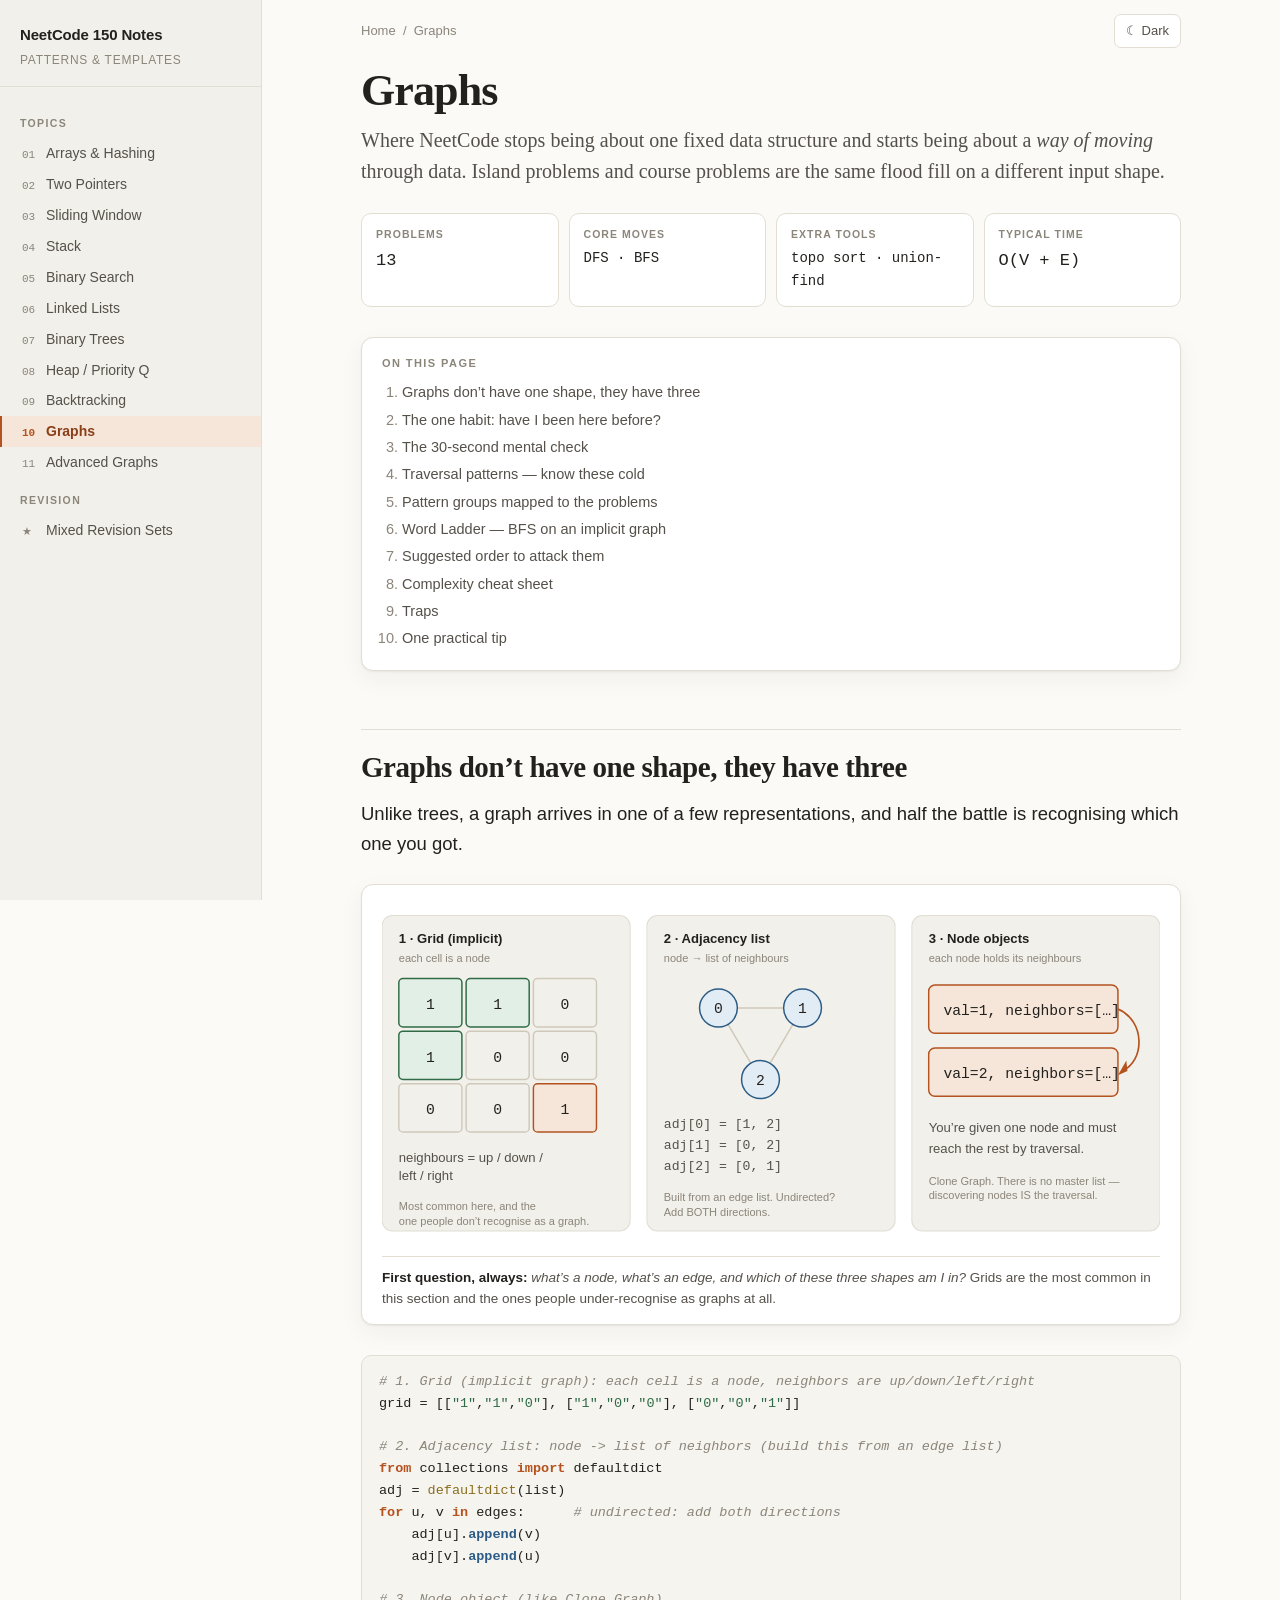
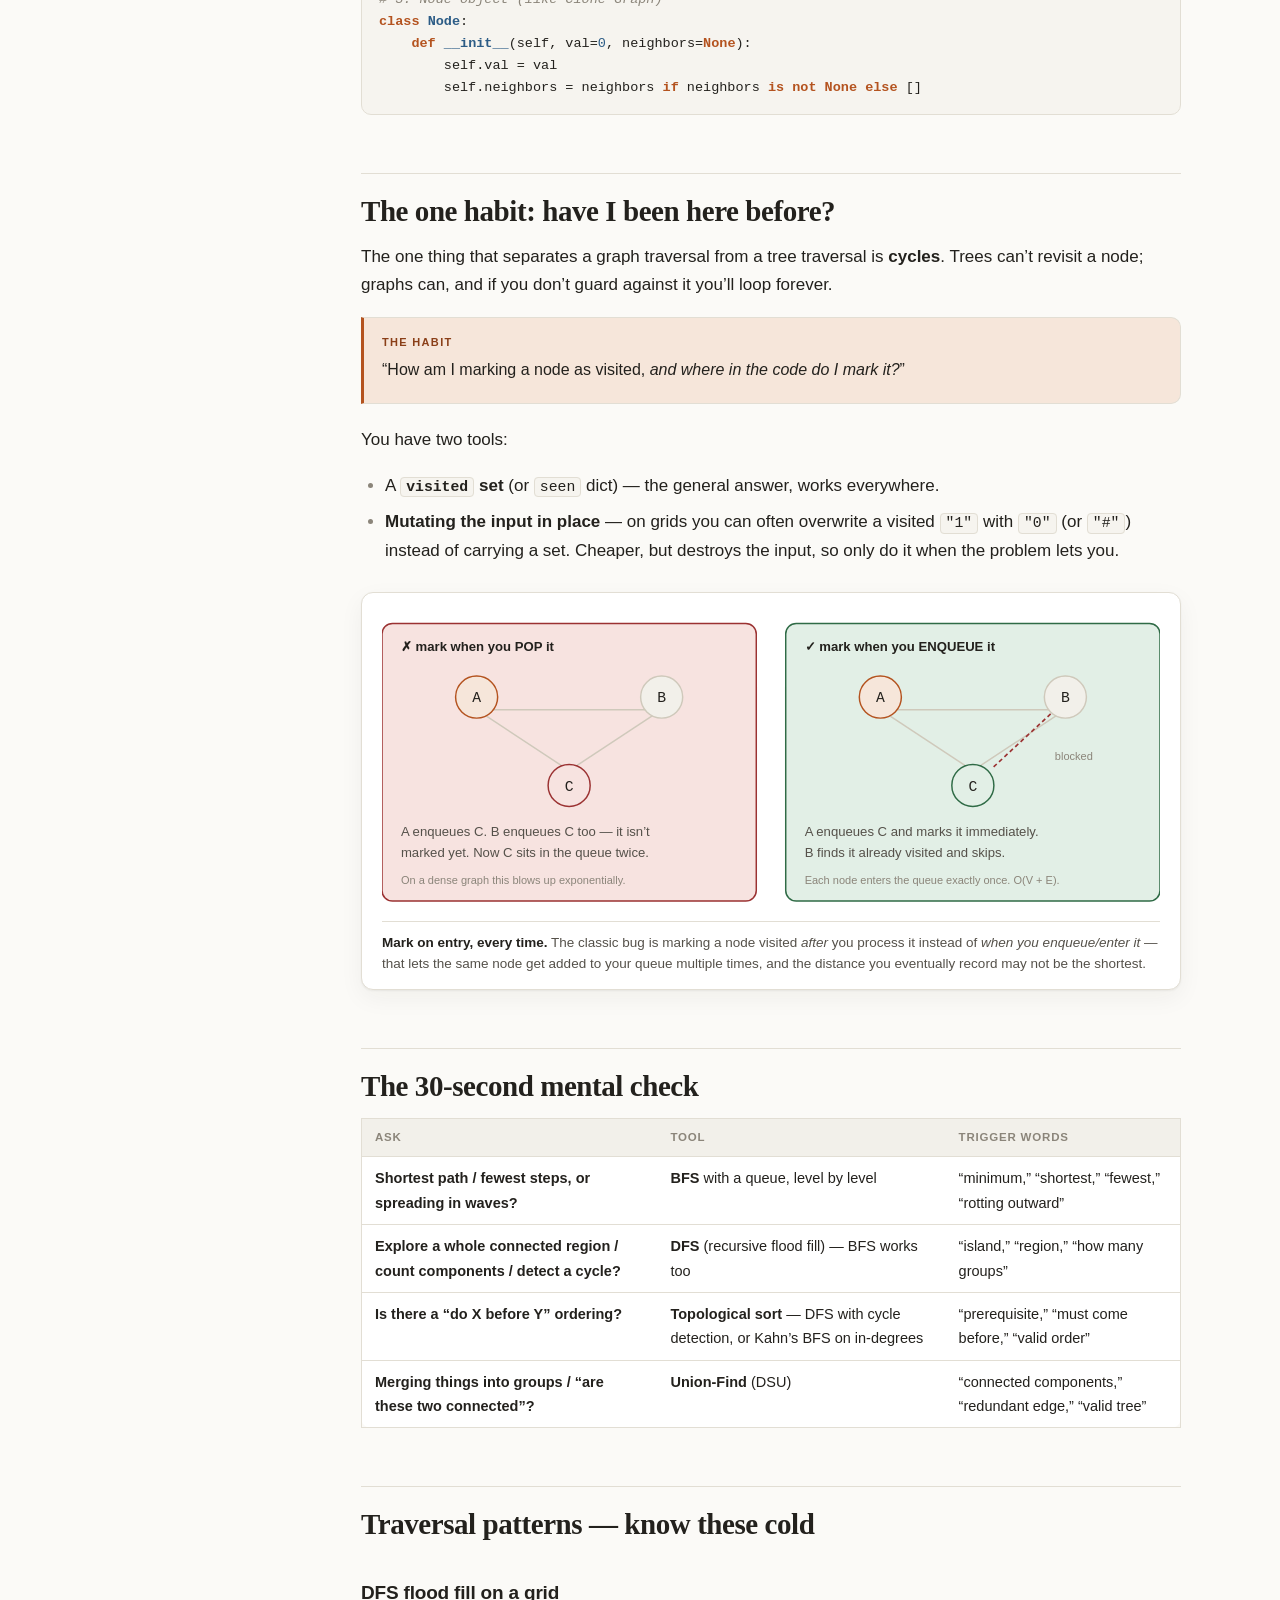
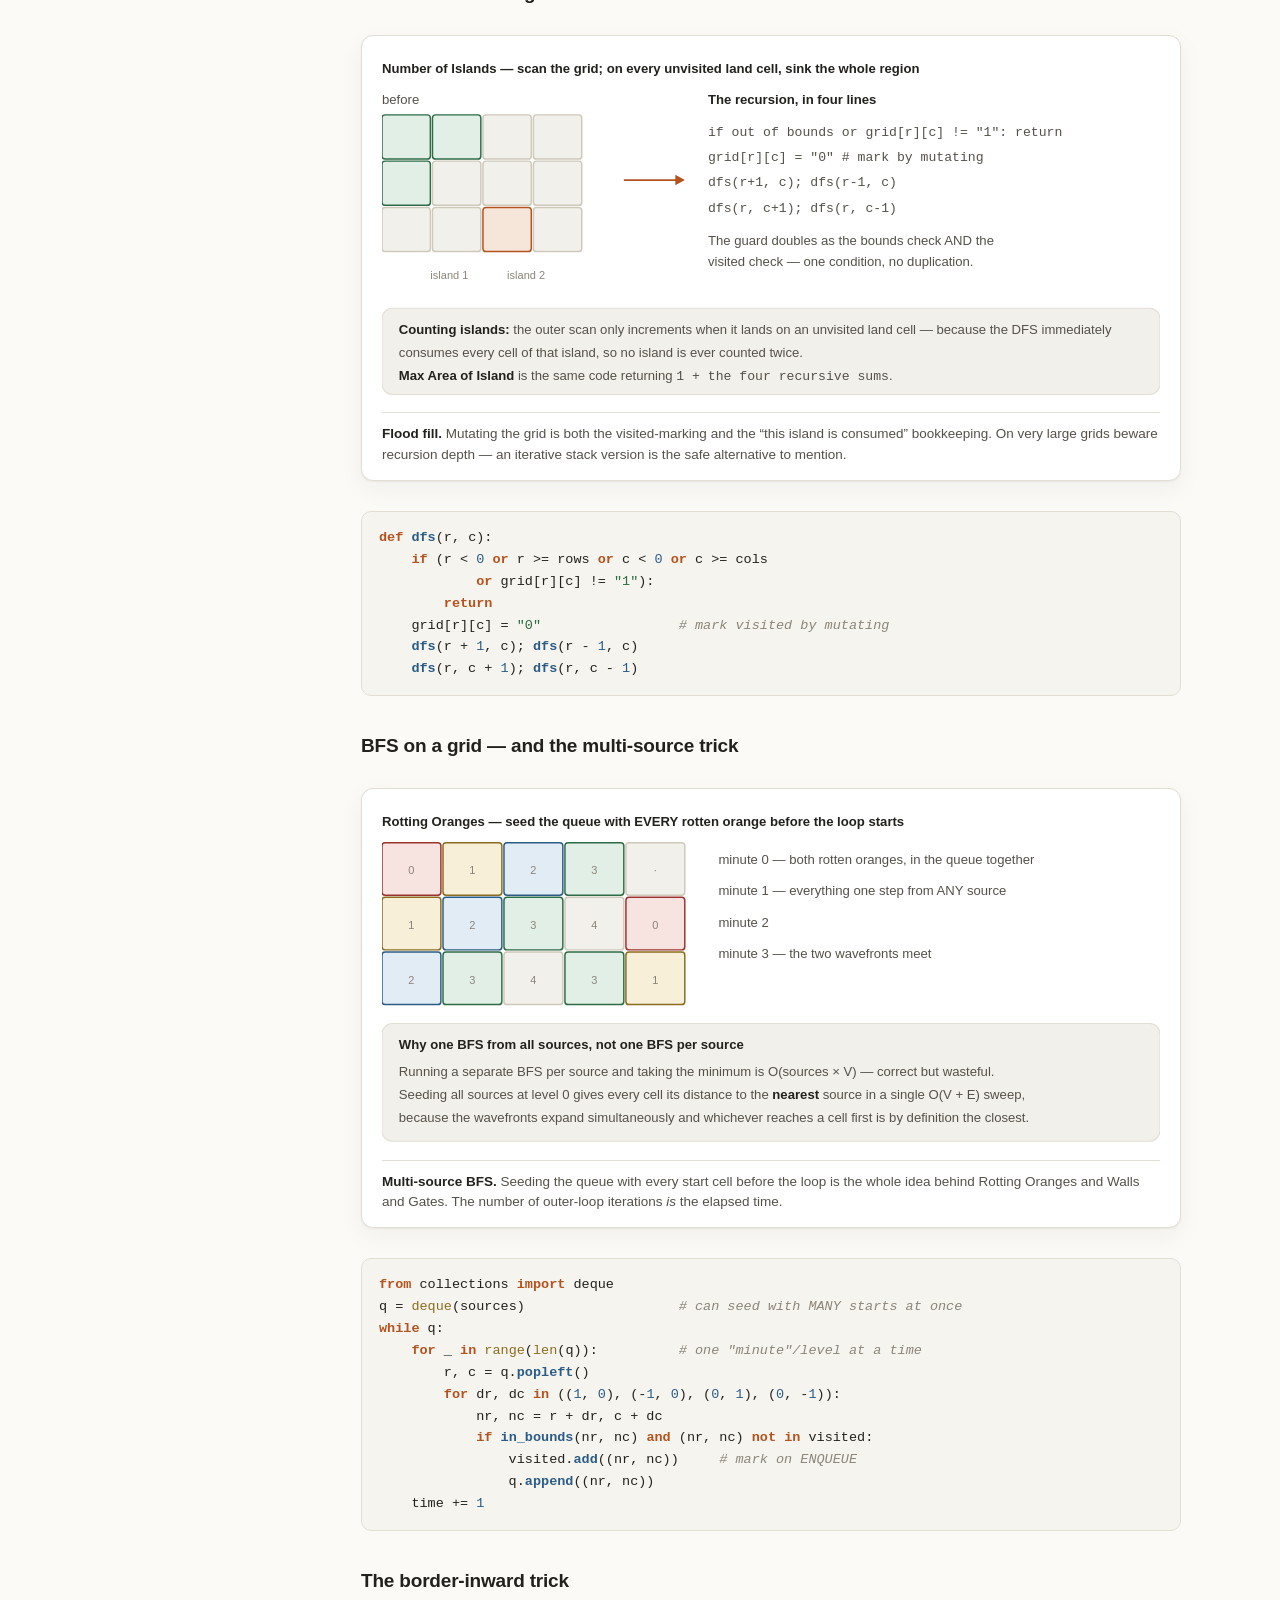
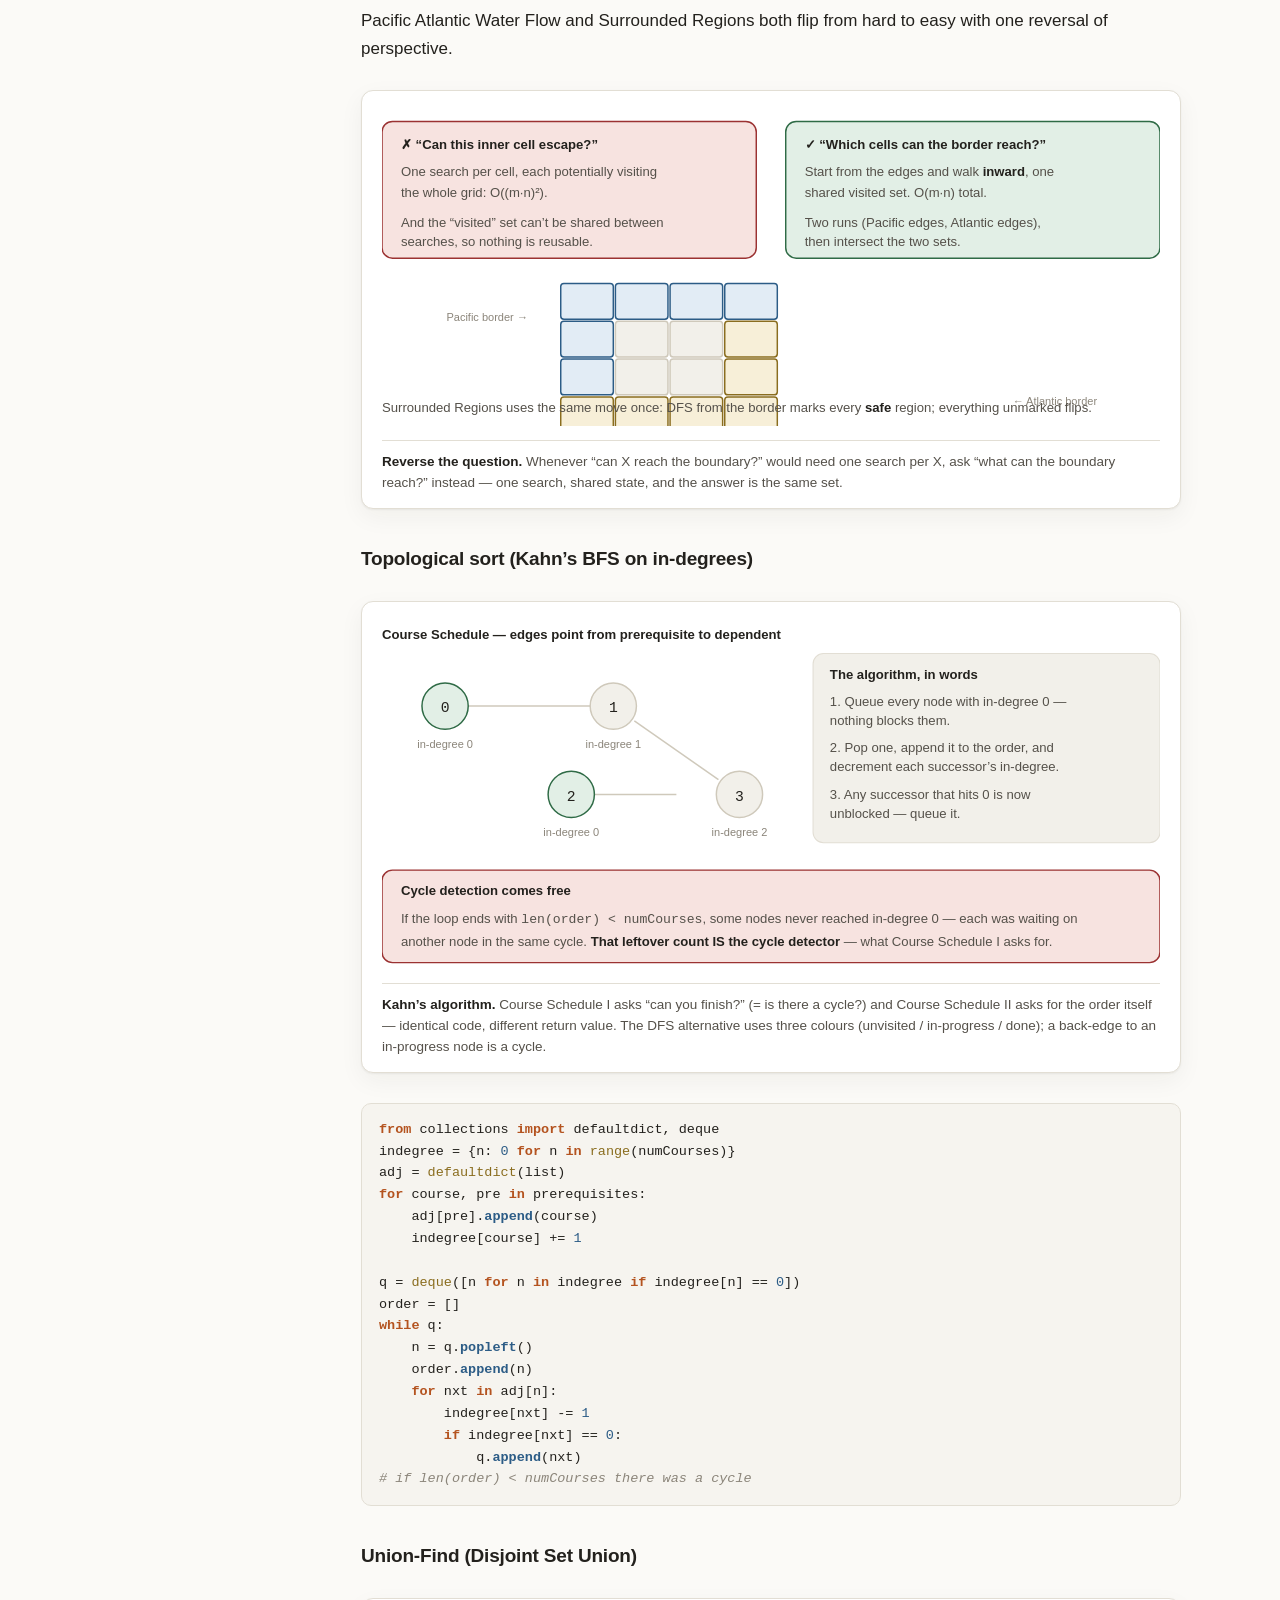
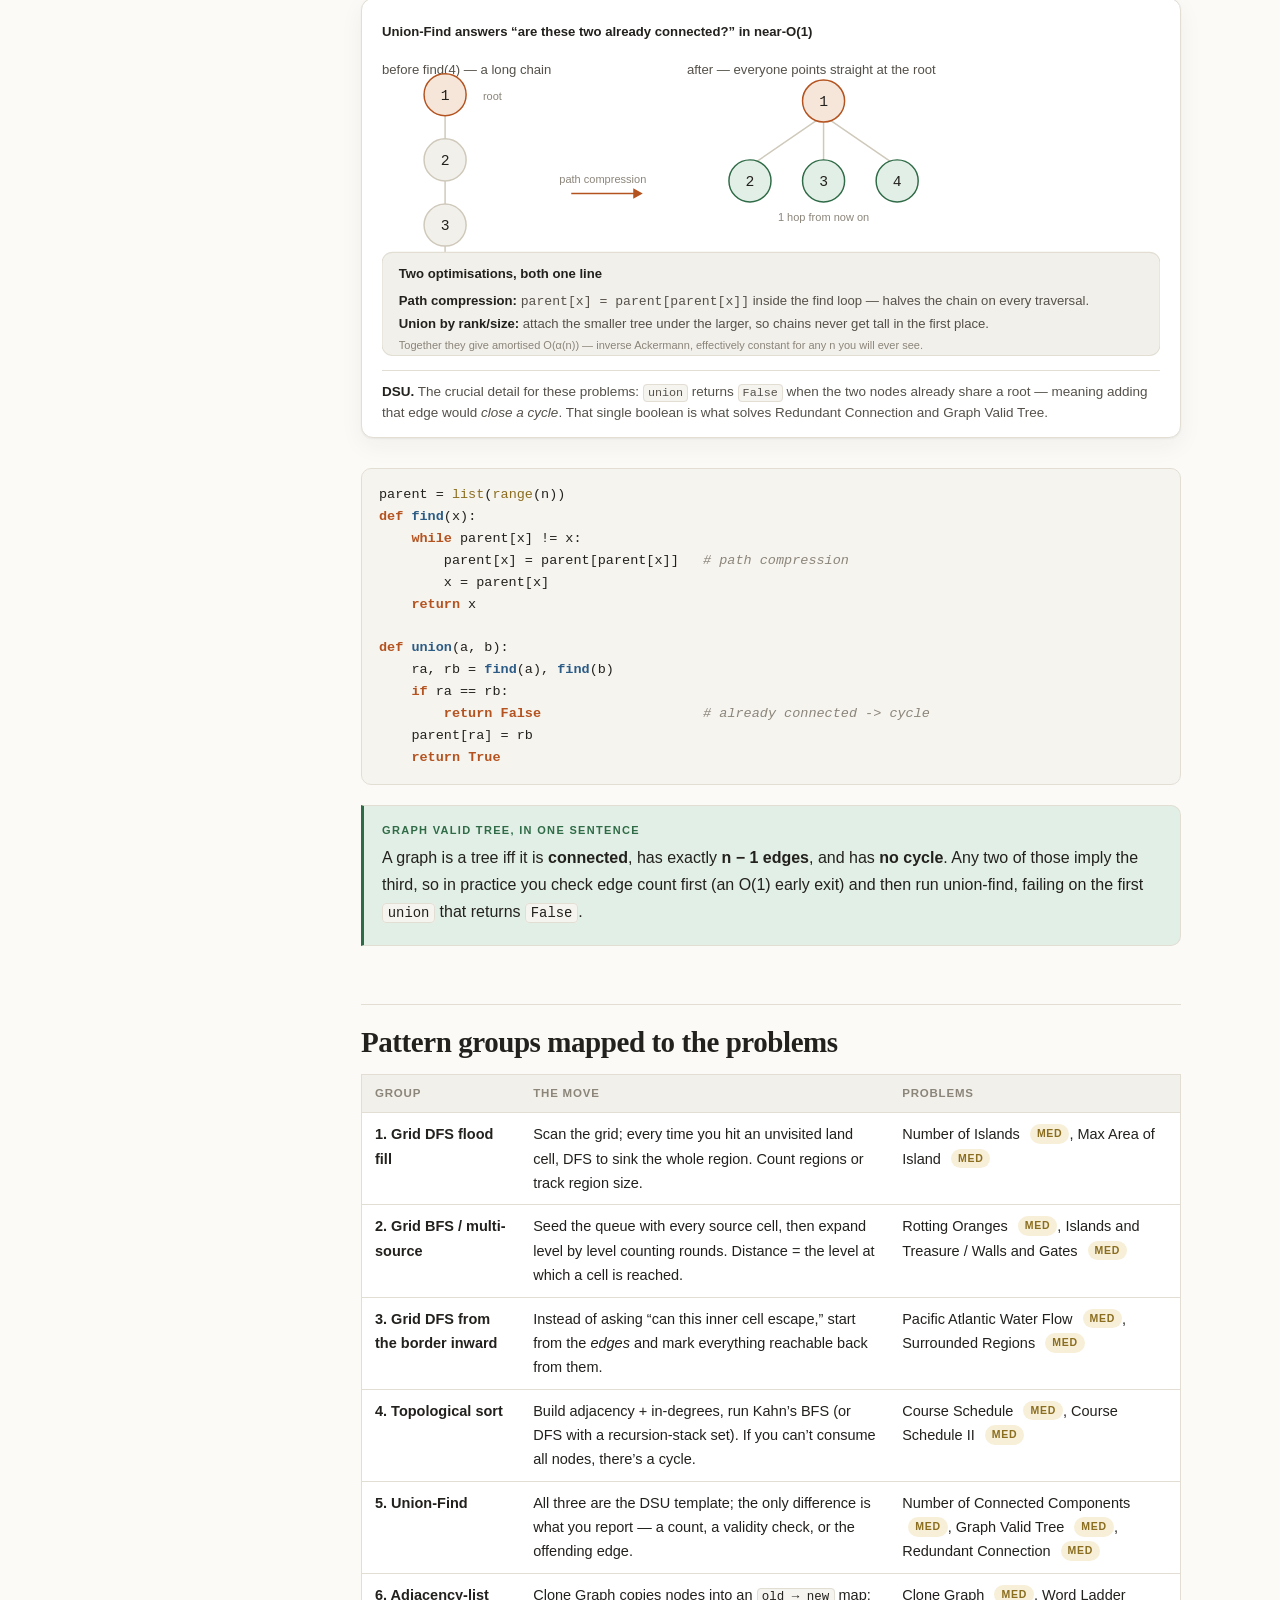
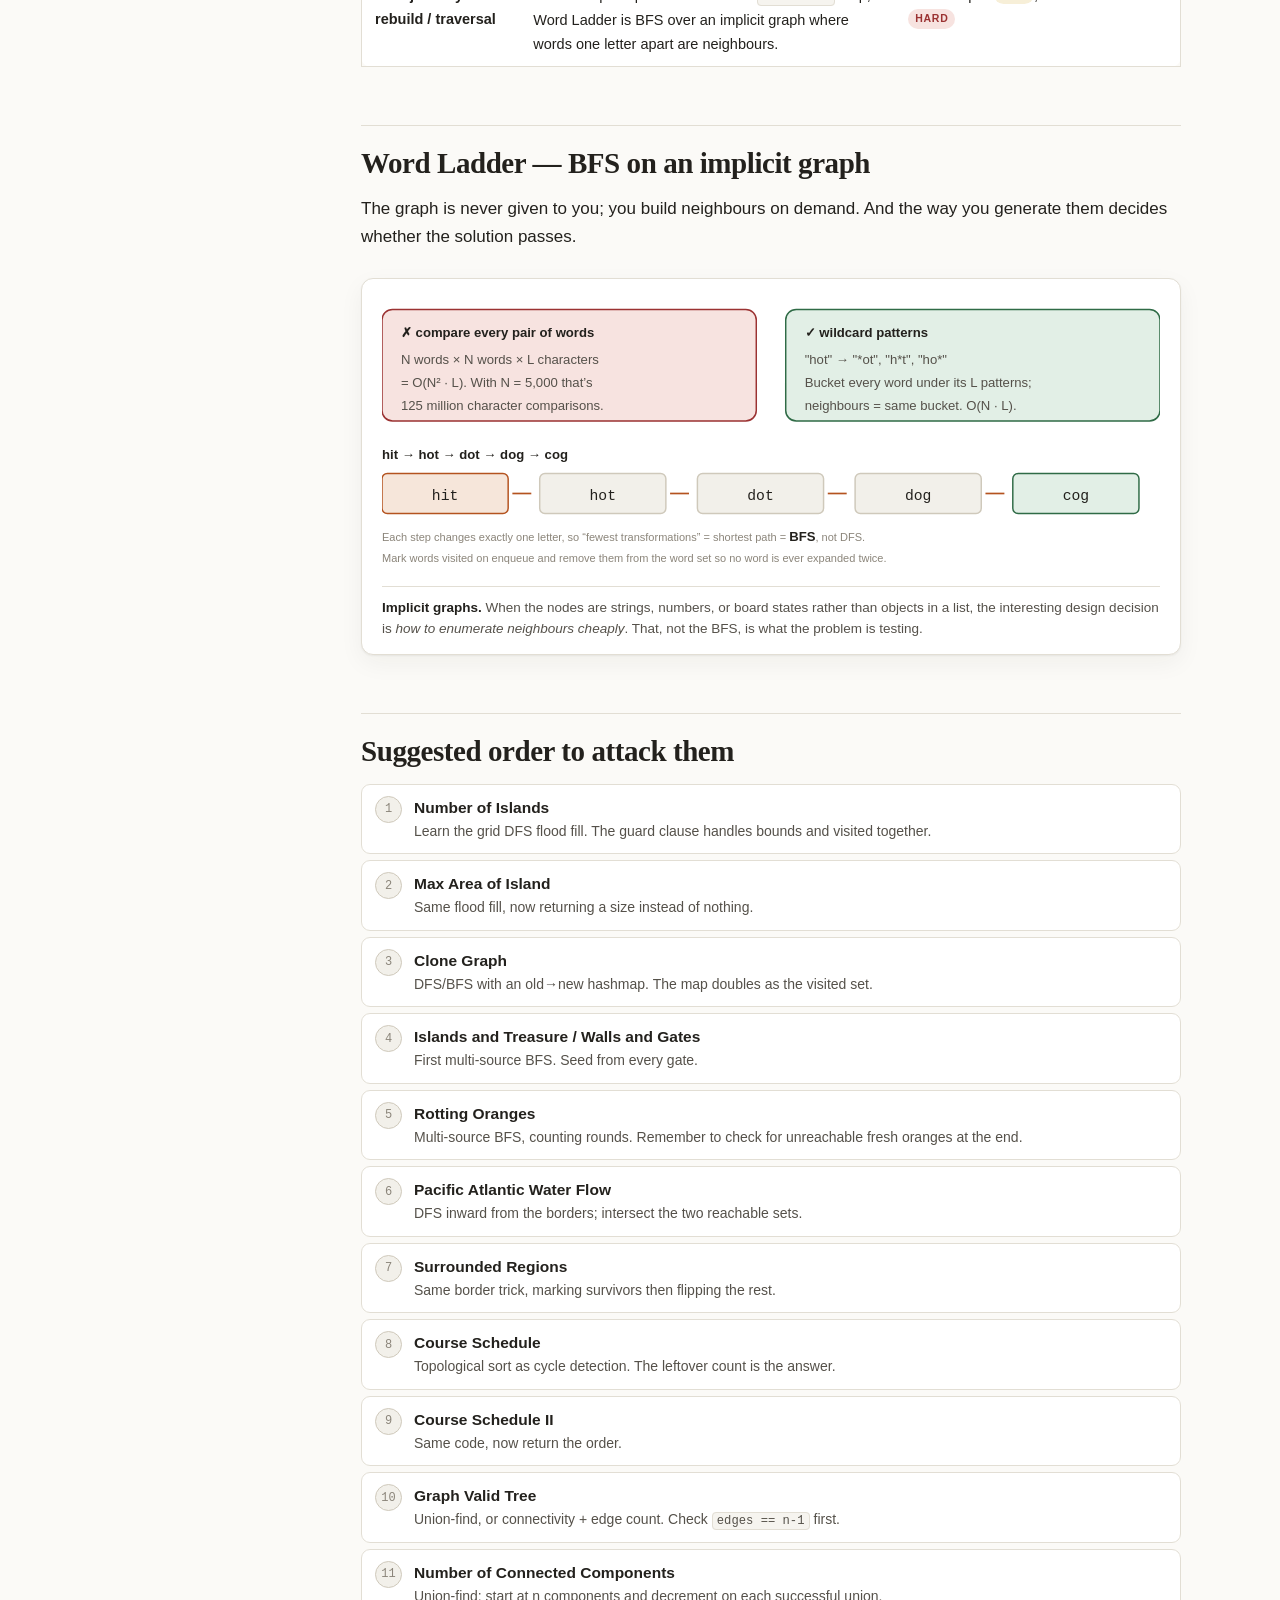
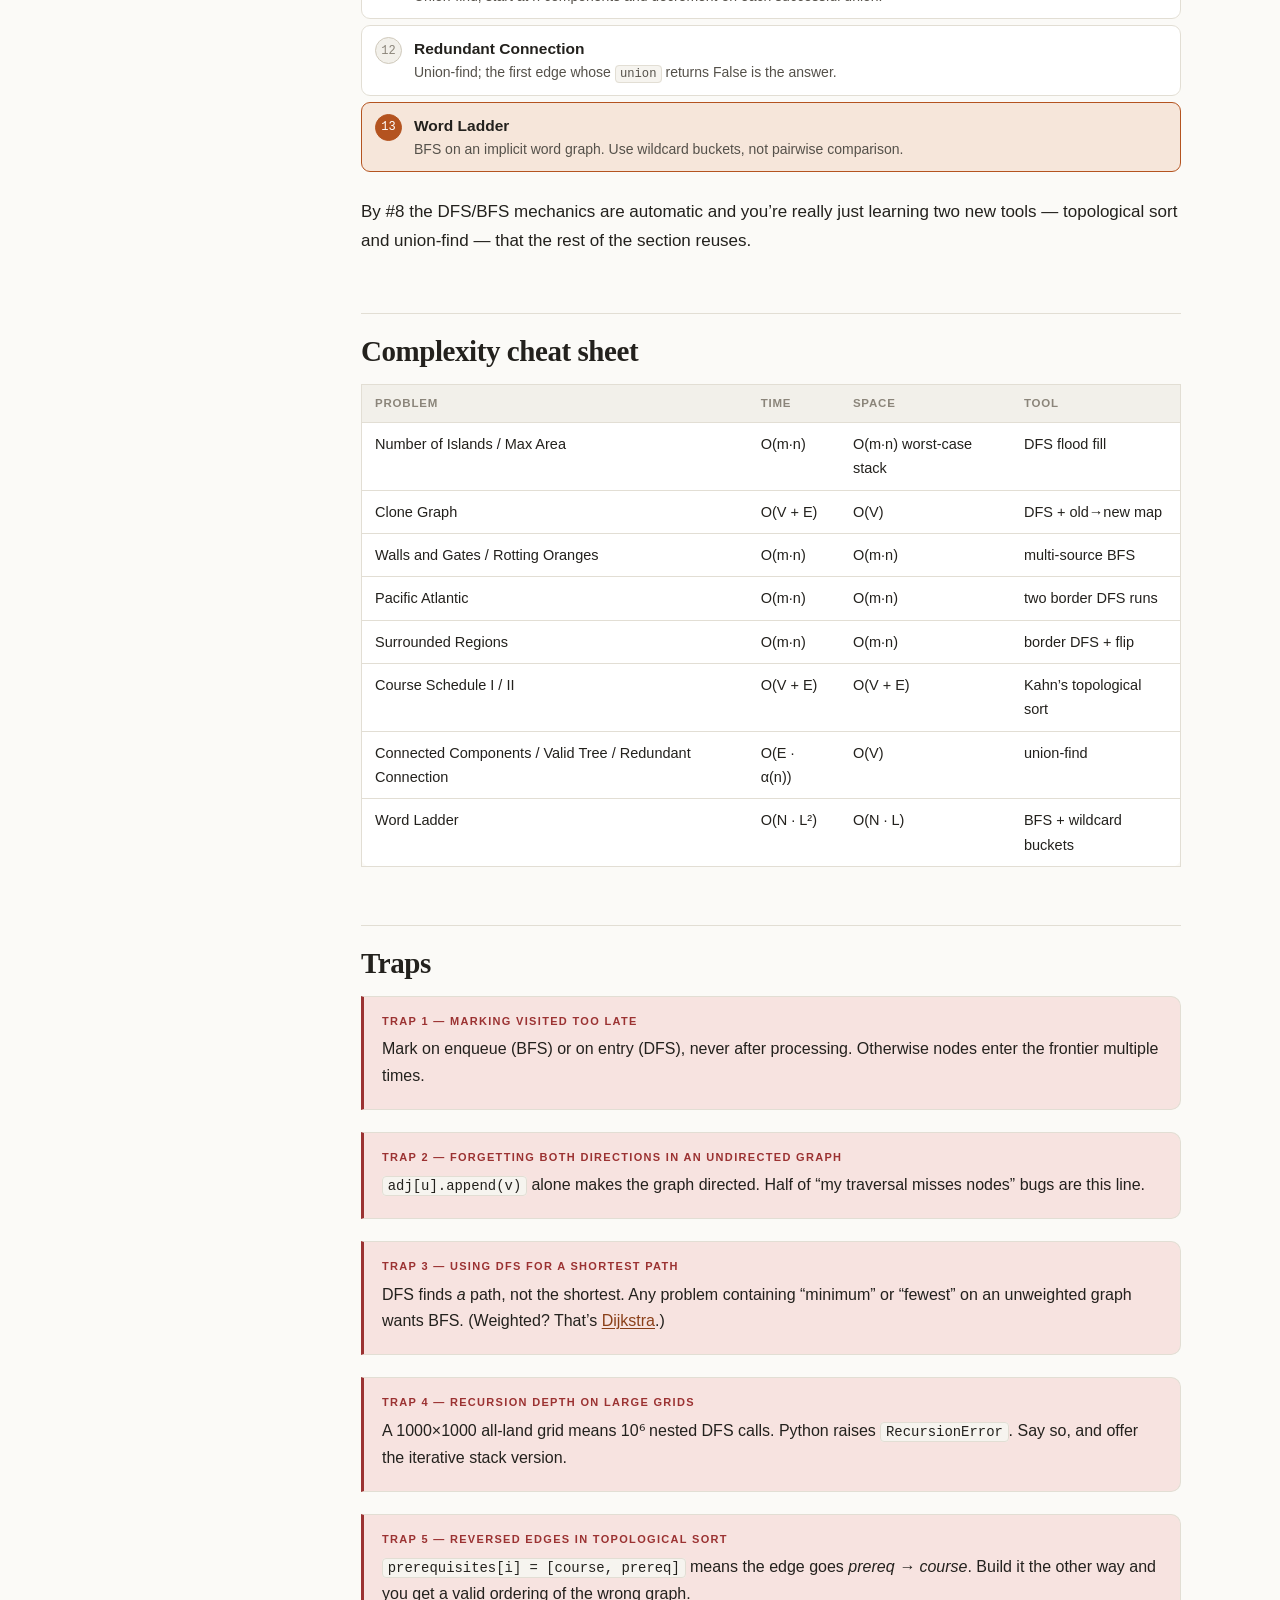
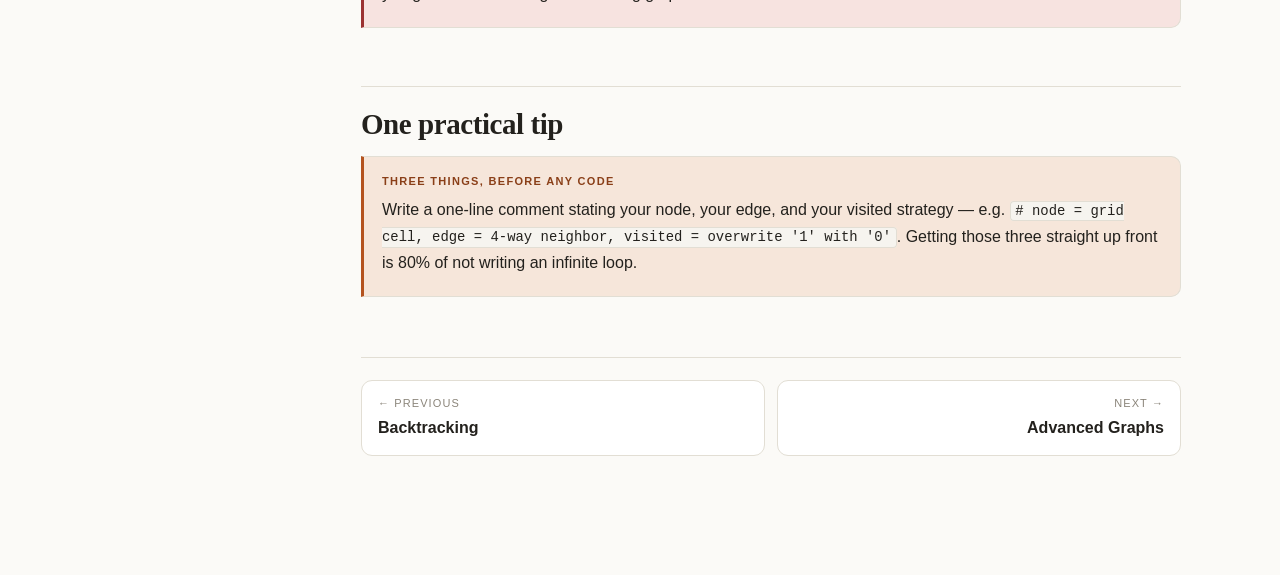
<file: Graphs/graphs.html>
<!DOCTYPE html>
<html lang="en">
<head>
<meta charset="utf-8">
<meta name="viewport" content="width=device-width, initial-scale=1">
<title>Graphs — NeetCode 150 Notes</title>
<link rel="stylesheet" href="../assets/style.css">
</head>
<body data-page="graphs" data-root="..">
<div class="layout">
<main class="content">
<article class="article">

<div class="topbar"></div>

<h1>Graphs</h1>
<p class="deck">Where NeetCode stops being about one fixed data structure and starts being about a <em>way of moving</em> through data. Island problems and course problems are the same flood fill on a different input shape.</p>

<div class="facts">
  <div class="fact"><div class="k">Problems</div><div class="v">13</div></div>
  <div class="fact"><div class="k">Core moves</div><div class="v" style="font-size:14px">DFS · BFS</div></div>
  <div class="fact"><div class="k">Extra tools</div><div class="v" style="font-size:14px">topo sort · union-find</div></div>
  <div class="fact"><div class="k">Typical time</div><div class="v">O(V + E)</div></div>
</div>

<div class="toc"></div>

<h2>Graphs don&rsquo;t have one shape, they have three</h2>

<p class="lead-in">Unlike trees, a graph arrives in one of a few representations, and half the battle is recognising which one you got.</p>

<figure>
<svg viewBox="0 0 740 320" role="img" aria-label="The three ways a graph arrives: implicit grid, adjacency list, and node objects">
  <!-- grid -->
  <rect class="panel" x="0" y="10" width="236" height="300" rx="10"/>
  <text class="capb" x="16" y="36">1 · Grid (implicit)</text>
  <text class="tiny" x="16" y="54">each cell is a node</text>
  <g>
    <rect class="sv-good" x="16"  y="70" width="60" height="46" rx="4"/><text class="val" x="46"  y="99" text-anchor="middle">1</text>
    <rect class="sv-good" x="80"  y="70" width="60" height="46" rx="4"/><text class="val" x="110" y="99" text-anchor="middle">1</text>
    <rect class="cell"    x="144" y="70" width="60" height="46" rx="4"/><text class="val" x="174" y="99" text-anchor="middle">0</text>
    <rect class="sv-good" x="16"  y="120" width="60" height="46" rx="4"/><text class="val" x="46"  y="149" text-anchor="middle">1</text>
    <rect class="cell"    x="80"  y="120" width="60" height="46" rx="4"/><text class="val" x="110" y="149" text-anchor="middle">0</text>
    <rect class="cell"    x="144" y="120" width="60" height="46" rx="4"/><text class="val" x="174" y="149" text-anchor="middle">0</text>
    <rect class="cell"    x="16"  y="170" width="60" height="46" rx="4"/><text class="val" x="46"  y="199" text-anchor="middle">0</text>
    <rect class="cell"    x="80"  y="170" width="60" height="46" rx="4"/><text class="val" x="110" y="199" text-anchor="middle">0</text>
    <rect class="sv-acc"  x="144" y="170" width="60" height="46" rx="4"/><text class="val" x="174" y="199" text-anchor="middle">1</text>
  </g>
  <path class="s-good" d="M78 93 L78 93"/>
  <text class="cap" x="16" y="244">neighbours = up / down /</text>
  <text class="cap" x="16" y="262">left / right</text>
  <text class="tiny" x="16" y="290">Most common here, and the</text>
  <text class="tiny" x="16" y="304">one people don&#8217;t recognise as a graph.</text>

  <!-- adjacency list -->
  <rect class="panel" x="252" y="10" width="236" height="300" rx="10"/>
  <text class="capb" x="268" y="36">2 · Adjacency list</text>
  <text class="tiny" x="268" y="54">node → list of neighbours</text>
  <g class="sv-line">
    <line x1="320" y1="98" x2="400" y2="98"/><line x1="320" y1="98" x2="360" y2="166"/><line x1="400" y1="98" x2="360" y2="166"/>
  </g>
  <circle class="sv-info" cx="320" cy="98" r="18"/><text class="val" x="320" y="103" text-anchor="middle">0</text>
  <circle class="sv-info" cx="400" cy="98" r="18"/><text class="val" x="400" y="103" text-anchor="middle">1</text>
  <circle class="sv-info" cx="360" cy="166" r="18"/><text class="val" x="360" y="171" text-anchor="middle">2</text>
  <text class="cap sv-mono" x="268" y="212">adj[0] = [1, 2]</text>
  <text class="cap sv-mono" x="268" y="232">adj[1] = [0, 2]</text>
  <text class="cap sv-mono" x="268" y="252">adj[2] = [0, 1]</text>
  <text class="tiny" x="268" y="282">Built from an edge list. Undirected?</text>
  <text class="tiny" x="268" y="296">Add BOTH directions.</text>

  <!-- node objects -->
  <rect class="panel" x="504" y="10" width="236" height="300" rx="10"/>
  <text class="capb" x="520" y="36">3 · Node objects</text>
  <text class="tiny" x="520" y="54">each node holds its neighbours</text>
  <g>
    <rect class="sv-acc" x="520" y="76" width="180" height="46" rx="6"/>
    <text class="val" x="534" y="105">val=1, neighbors=[…]</text>
    <rect class="sv-acc" x="520" y="136" width="180" height="46" rx="6"/>
    <text class="val" x="534" y="165">val=2, neighbors=[…]</text>
  </g>
  <path class="s-acc" d="M700 99 C 726 110, 726 148, 704 158"/>
  <path class="f-acc" d="M700 162 l9,-4 l-1,-10 z"/>
  <text class="cap" x="520" y="216">You&#8217;re given one node and must</text>
  <text class="cap" x="520" y="236">reach the rest by traversal.</text>
  <text class="tiny" x="520" y="266">Clone Graph. There is no master list —</text>
  <text class="tiny" x="520" y="280">discovering nodes IS the traversal.</text>
</svg>
<figcaption><b>First question, always:</b> <em>what&rsquo;s a node, what&rsquo;s an edge, and which of these three shapes am I in?</em> Grids are the most common in this section and the ones people under-recognise as graphs at all.</figcaption>
</figure>

<pre><code># 1. Grid (implicit graph): each cell is a node, neighbors are up/down/left/right
grid = [["1","1","0"], ["1","0","0"], ["0","0","1"]]

# 2. Adjacency list: node -> list of neighbors (build this from an edge list)
from collections import defaultdict
adj = defaultdict(list)
for u, v in edges:      # undirected: add both directions
    adj[u].append(v)
    adj[v].append(u)

# 3. Node object (like Clone Graph)
class Node:
    def __init__(self, val=0, neighbors=None):
        self.val = val
        self.neighbors = neighbors if neighbors is not None else []
</code></pre>

<h2>The one habit: have I been here before?</h2>

<p>The one thing that separates a graph traversal from a tree traversal is <strong>cycles</strong>. Trees can&rsquo;t revisit a node; graphs can, and if you don&rsquo;t guard against it you&rsquo;ll loop forever.</p>

<div class="callout key">
  <span class="ct">The habit</span>
  <p>&ldquo;How am I marking a node as visited, <em>and where in the code do I mark it?</em>&rdquo;</p>
</div>

<p>You have two tools:</p>

<ul>
<li>A <b><code>visited</code> set</b> (or <code>seen</code> dict) &mdash; the general answer, works everywhere.</li>
<li><b>Mutating the input in place</b> &mdash; on grids you can often overwrite a visited <code>"1"</code> with <code>"0"</code> (or <code>"#"</code>) instead of carrying a set. Cheaper, but destroys the input, so only do it when the problem lets you.</li>
</ul>

<figure>
<svg viewBox="0 0 740 280" role="img" aria-label="Marking a node visited on enqueue versus on dequeue">
  <rect class="sv-bad" x="0" y="10" width="356" height="264" rx="10"/>
  <text class="capb t-bad" x="18" y="36">✗ mark when you POP it</text>
  <g class="sv-line">
    <line x1="90" y1="92" x2="178" y2="150"/><line x1="266" y1="92" x2="178" y2="150"/><line x1="90" y1="92" x2="266" y2="92"/>
  </g>
  <circle class="sv-acc" cx="90"  cy="80" r="20"/><text class="val" x="90"  y="85" text-anchor="middle">A</text>
  <circle class="cell" cx="266" cy="80" r="20"/><text class="val" x="266" y="85" text-anchor="middle">B</text>
  <circle class="sv-bad" cx="178" cy="164" r="20"/><text class="val" x="178" y="169" text-anchor="middle">C</text>
  <text class="cap" x="18" y="212">A enqueues C. B enqueues C too — it isn&#8217;t</text>
  <text class="cap" x="18" y="232">marked yet. Now C sits in the queue twice.</text>
  <text class="tiny t-bad" x="18" y="258">On a dense graph this blows up exponentially.</text>

  <rect class="sv-good" x="384" y="10" width="356" height="264" rx="10"/>
  <text class="capb t-good" x="402" y="36">✓ mark when you ENQUEUE it</text>
  <g class="sv-line">
    <line x1="474" y1="92" x2="562" y2="150"/><line x1="650" y1="92" x2="562" y2="150"/><line x1="474" y1="92" x2="650" y2="92"/>
  </g>
  <circle class="sv-acc" cx="474" cy="80" r="20"/><text class="val" x="474" y="85" text-anchor="middle">A</text>
  <circle class="cell" cx="650" cy="80" r="20"/><text class="val" x="650" y="85" text-anchor="middle">B</text>
  <circle class="sv-good" cx="562" cy="164" r="20"/><text class="val" x="562" y="169" text-anchor="middle">C</text>
  <path class="s-bad dash" d="M636 96 L580 148"/>
  <text class="tiny t-bad" x="640" y="140">blocked</text>
  <text class="cap" x="402" y="212">A enqueues C and marks it immediately.</text>
  <text class="cap" x="402" y="232">B finds it already visited and skips.</text>
  <text class="tiny t-good" x="402" y="258">Each node enters the queue exactly once. O(V + E).</text>
</svg>
<figcaption><b>Mark on entry, every time.</b> The classic bug is marking a node visited <em>after</em> you process it instead of <em>when you enqueue/enter it</em> &mdash; that lets the same node get added to your queue multiple times, and the distance you eventually record may not be the shortest.</figcaption>
</figure>

<h2>The 30-second mental check</h2>

<div class="table-wrap">
<table>
<thead><tr><th>Ask</th><th>Tool</th><th>Trigger words</th></tr></thead>
<tbody>
<tr><td><b>Shortest path / fewest steps, or spreading in waves?</b></td><td><b>BFS</b> with a queue, level by level</td><td>&ldquo;minimum,&rdquo; &ldquo;shortest,&rdquo; &ldquo;fewest,&rdquo; &ldquo;rotting outward&rdquo;</td></tr>
<tr><td><b>Explore a whole connected region / count components / detect a cycle?</b></td><td><b>DFS</b> (recursive flood fill) — BFS works too</td><td>&ldquo;island,&rdquo; &ldquo;region,&rdquo; &ldquo;how many groups&rdquo;</td></tr>
<tr><td><b>Is there a &ldquo;do X before Y&rdquo; ordering?</b></td><td><b>Topological sort</b> — DFS with cycle detection, or Kahn&rsquo;s BFS on in-degrees</td><td>&ldquo;prerequisite,&rdquo; &ldquo;must come before,&rdquo; &ldquo;valid order&rdquo;</td></tr>
<tr><td><b>Merging things into groups / &ldquo;are these two connected&rdquo;?</b></td><td><b>Union-Find</b> (DSU)</td><td>&ldquo;connected components,&rdquo; &ldquo;redundant edge,&rdquo; &ldquo;valid tree&rdquo;</td></tr>
</tbody>
</table>
</div>

<h2>Traversal patterns &mdash; know these cold</h2>

<h3>DFS flood fill on a grid</h3>

<figure>
<svg viewBox="0 0 740 326" role="img" aria-label="DFS flood fill sinking an island one cell at a time">
  <text class="capb" x="0" y="16">Number of Islands — scan the grid; on every unvisited land cell, sink the whole region</text>

  <!-- before -->
  <text class="cap" x="0" y="46">before</text>
  <g transform="translate(0,56)">
    <rect class="sv-good" x="0"  y="0"  width="46" height="42" rx="3"/><rect class="sv-good" x="48" y="0" width="46" height="42" rx="3"/><rect class="cell" x="96" y="0" width="46" height="42" rx="3"/><rect class="cell" x="144" y="0" width="46" height="42" rx="3"/>
    <rect class="sv-good" x="0"  y="44" width="46" height="42" rx="3"/><rect class="cell" x="48" y="44" width="46" height="42" rx="3"/><rect class="cell" x="96" y="44" width="46" height="42" rx="3"/><rect class="cell" x="144" y="44" width="46" height="42" rx="3"/>
    <rect class="cell" x="0"  y="88" width="46" height="42" rx="3"/><rect class="cell" x="48" y="88" width="46" height="42" rx="3"/><rect class="sv-acc" x="96" y="88" width="46" height="42" rx="3"/><rect class="cell" x="144" y="88" width="46" height="42" rx="3"/>
  </g>
  <text class="tiny t-good" x="46" y="212">island 1</text>
  <text class="tiny t-acc" x="119" y="212">island 2</text>

  <path class="s-acc" d="M230 118 L280 118"/><path class="f-acc" d="M288 118 l-9,-5 l0,10 z"/>

  <text class="capb" x="310" y="46">The recursion, in four lines</text>
  <text class="cap sv-mono" x="310" y="76">if out of bounds or grid[r][c] != "1": return</text>
  <text class="cap sv-mono t-acc" x="310" y="100">grid[r][c] = "0"        # mark by mutating</text>
  <text class="cap sv-mono" x="310" y="124">dfs(r+1, c); dfs(r-1, c)</text>
  <text class="cap sv-mono" x="310" y="148">dfs(r, c+1); dfs(r, c-1)</text>
  <text class="cap" x="310" y="180">The guard doubles as the bounds check AND the</text>
  <text class="cap" x="310" y="200">visited check — one condition, no duplication.</text>

  <rect class="panel" x="0" y="240" width="740" height="82" rx="10"/>
  <text class="cap" x="16" y="264"><tspan class="capb">Counting islands:</tspan> the outer scan only increments when it lands on an unvisited land cell — because the DFS immediately</text>
  <text class="cap" x="16" y="286">consumes every cell of that island, so no island is ever counted twice.</text>
  <text class="cap" x="16" y="308"><tspan class="capb">Max Area of Island</tspan> is the same code returning <tspan class="sv-mono">1 + the four recursive sums</tspan>.</text>
</svg>
<figcaption><b>Flood fill.</b> Mutating the grid is both the visited-marking and the &ldquo;this island is consumed&rdquo; bookkeeping. On very large grids beware recursion depth &mdash; an iterative stack version is the safe alternative to mention.</figcaption>
</figure>

<pre><code>def dfs(r, c):
    if (r &lt; 0 or r &gt;= rows or c &lt; 0 or c &gt;= cols
            or grid[r][c] != "1"):
        return
    grid[r][c] = "0"                 # mark visited by mutating
    dfs(r + 1, c); dfs(r - 1, c)
    dfs(r, c + 1); dfs(r, c - 1)
</code></pre>

<h3>BFS on a grid &mdash; and the multi-source trick</h3>

<figure>
<svg viewBox="0 0 740 320" role="img" aria-label="Multi-source BFS spreading outward in waves from several starting cells at once">
  <text class="capb" x="0" y="16">Rotting Oranges — seed the queue with EVERY rotten orange before the loop starts</text>

  <g transform="translate(0,32)">
    <rect class="sv-bad" x="0"   y="0"  width="56" height="50" rx="3"/><text class="tiny" x="28"  y="30" text-anchor="middle">0</text>
    <rect class="sv-warn" x="58" y="0"  width="56" height="50" rx="3"/><text class="tiny" x="86"  y="30" text-anchor="middle">1</text>
    <rect class="sv-info" x="116" y="0" width="56" height="50" rx="3"/><text class="tiny" x="144" y="30" text-anchor="middle">2</text>
    <rect class="sv-good" x="174" y="0" width="56" height="50" rx="3"/><text class="tiny" x="202" y="30" text-anchor="middle">3</text>
    <rect class="cell" x="232" y="0" width="56" height="50" rx="3"/><text class="tiny" x="260" y="30" text-anchor="middle">·</text>

    <rect class="sv-warn" x="0"   y="52" width="56" height="50" rx="3"/><text class="tiny" x="28"  y="82" text-anchor="middle">1</text>
    <rect class="sv-info" x="58"  y="52" width="56" height="50" rx="3"/><text class="tiny" x="86"  y="82" text-anchor="middle">2</text>
    <rect class="sv-good" x="116" y="52" width="56" height="50" rx="3"/><text class="tiny" x="144" y="82" text-anchor="middle">3</text>
    <rect class="cell" x="174" y="52" width="56" height="50" rx="3"/><text class="tiny" x="202" y="82" text-anchor="middle">4</text>
    <rect class="sv-bad" x="232" y="52" width="56" height="50" rx="3"/><text class="tiny" x="260" y="82" text-anchor="middle">0</text>

    <rect class="sv-info" x="0"   y="104" width="56" height="50" rx="3"/><text class="tiny" x="28"  y="134" text-anchor="middle">2</text>
    <rect class="sv-good" x="58"  y="104" width="56" height="50" rx="3"/><text class="tiny" x="86"  y="134" text-anchor="middle">3</text>
    <rect class="cell" x="116" y="104" width="56" height="50" rx="3"/><text class="tiny" x="144" y="134" text-anchor="middle">4</text>
    <rect class="sv-good" x="174" y="104" width="56" height="50" rx="3"/><text class="tiny" x="202" y="134" text-anchor="middle">3</text>
    <rect class="sv-warn" x="232" y="104" width="56" height="50" rx="3"/><text class="tiny" x="260" y="134" text-anchor="middle">1</text>
  </g>

  <text class="cap t-bad" x="320" y="52">minute 0 — both rotten oranges, in the queue together</text>
  <text class="cap t-warn" x="320" y="82">minute 1 — everything one step from ANY source</text>
  <text class="cap t-info" x="320" y="112">minute 2</text>
  <text class="cap t-good" x="320" y="142">minute 3 — the two wavefronts meet</text>

  <rect class="panel" x="0" y="204" width="740" height="112" rx="10"/>
  <text class="capb" x="16" y="228">Why one BFS from all sources, not one BFS per source</text>
  <text class="cap" x="16" y="254">Running a separate BFS per source and taking the minimum is O(sources × V) — correct but wasteful.</text>
  <text class="cap" x="16" y="276">Seeding all sources at level 0 gives every cell its distance to the <tspan class="capb">nearest</tspan> source in a single O(V + E) sweep,</text>
  <text class="cap" x="16" y="298">because the wavefronts expand simultaneously and whichever reaches a cell first is by definition the closest.</text>
</svg>
<figcaption><b>Multi-source BFS.</b> Seeding the queue with every start cell before the loop is the whole idea behind Rotting Oranges and Walls and Gates. The number of outer-loop iterations <em>is</em> the elapsed time.</figcaption>
</figure>

<pre><code>from collections import deque
q = deque(sources)                   # can seed with MANY starts at once
while q:
    for _ in range(len(q)):          # one "minute"/level at a time
        r, c = q.popleft()
        for dr, dc in ((1, 0), (-1, 0), (0, 1), (0, -1)):
            nr, nc = r + dr, c + dc
            if in_bounds(nr, nc) and (nr, nc) not in visited:
                visited.add((nr, nc))     # mark on ENQUEUE
                q.append((nr, nc))
    time += 1
</code></pre>

<h3>The border-inward trick</h3>

<p>Pacific Atlantic Water Flow and Surrounded Regions both flip from hard to easy with one reversal of perspective.</p>

<figure>
<svg viewBox="0 0 740 300" role="img" aria-label="Reversing the question: search from the borders inward instead of from each cell outward">
  <rect class="sv-bad" x="0" y="10" width="356" height="130" rx="10"/>
  <text class="capb t-bad" x="18" y="36">✗ &#8220;Can this inner cell escape?&#8221;</text>
  <text class="cap" x="18" y="62">One search per cell, each potentially visiting</text>
  <text class="cap" x="18" y="82">the whole grid: O((m·n)²).</text>
  <text class="cap" x="18" y="110">And the &#8220;visited&#8221; set can&#8217;t be shared between</text>
  <text class="cap" x="18" y="128">searches, so nothing is reusable.</text>

  <rect class="sv-good" x="384" y="10" width="356" height="130" rx="10"/>
  <text class="capb t-good" x="402" y="36">✓ &#8220;Which cells can the border reach?&#8221;</text>
  <text class="cap" x="402" y="62">Start from the edges and walk <tspan class="capb">inward</tspan>, one</text>
  <text class="cap" x="402" y="82">shared visited set. O(m·n) total.</text>
  <text class="cap" x="402" y="110">Two runs (Pacific edges, Atlantic edges),</text>
  <text class="cap" x="402" y="128">then intersect the two sets.</text>

  <!-- grid with borders -->
  <g transform="translate(170,164)">
    <rect class="sv-info" x="0"   y="0"  width="50" height="34" rx="3"/>
    <rect class="sv-info" x="52"  y="0"  width="50" height="34" rx="3"/>
    <rect class="sv-info" x="104" y="0"  width="50" height="34" rx="3"/>
    <rect class="sv-info" x="156" y="0"  width="50" height="34" rx="3"/>
    <rect class="sv-info" x="0"   y="36" width="50" height="34" rx="3"/>
    <rect class="cell"    x="52"  y="36" width="50" height="34" rx="3"/>
    <rect class="cell"    x="104" y="36" width="50" height="34" rx="3"/>
    <rect class="sv-warn" x="156" y="36" width="50" height="34" rx="3"/>
    <rect class="sv-info" x="0"   y="72" width="50" height="34" rx="3"/>
    <rect class="cell"    x="52"  y="72" width="50" height="34" rx="3"/>
    <rect class="cell"    x="104" y="72" width="50" height="34" rx="3"/>
    <rect class="sv-warn" x="156" y="72" width="50" height="34" rx="3"/>
    <rect class="sv-warn" x="0"   y="108" width="50" height="34" rx="3"/>
    <rect class="sv-warn" x="52"  y="108" width="50" height="34" rx="3"/>
    <rect class="sv-warn" x="104" y="108" width="50" height="34" rx="3"/>
    <rect class="sv-warn" x="156" y="108" width="50" height="34" rx="3"/>
  </g>
  <text class="tiny t-info" x="100" y="200" text-anchor="middle">Pacific border →</text>
  <text class="tiny t-warn" x="640" y="280" text-anchor="middle">← Atlantic border</text>
  <text class="cap" x="0" y="286">Surrounded Regions uses the same move once: DFS from the border marks every <tspan class="capb">safe</tspan> region; everything unmarked flips.</text>
</svg>
<figcaption><b>Reverse the question.</b> Whenever &ldquo;can X reach the boundary?&rdquo; would need one search per X, ask &ldquo;what can the boundary reach?&rdquo; instead &mdash; one search, shared state, and the answer is the same set.</figcaption>
</figure>

<h3>Topological sort (Kahn&rsquo;s BFS on in-degrees)</h3>

<figure>
<svg viewBox="0 0 740 330" role="img" aria-label="Kahn's algorithm peeling off nodes whose in-degree has dropped to zero">
  <text class="capb" x="0" y="16">Course Schedule — edges point from prerequisite to dependent</text>

  <g class="sv-line">
    <line x1="80" y1="80" x2="200" y2="80"/><line x1="240" y1="94" x2="320" y2="150"/><line x1="200" y1="164" x2="280" y2="164"/>
  </g>
  <circle class="sv-good" cx="60"  cy="80" r="22"/><text class="val" x="60"  y="86" text-anchor="middle">0</text>
  <circle class="cell" cx="220" cy="80" r="22"/><text class="val" x="220" y="86" text-anchor="middle">1</text>
  <circle class="sv-good" cx="180" cy="164" r="22"/><text class="val" x="180" y="170" text-anchor="middle">2</text>
  <circle class="cell" cx="340" cy="164" r="22"/><text class="val" x="340" y="170" text-anchor="middle">3</text>
  <text class="tiny t-good" x="60"  y="120" text-anchor="middle">in-degree 0</text>
  <text class="tiny" x="220" y="120" text-anchor="middle">in-degree 1</text>
  <text class="tiny t-good" x="180" y="204" text-anchor="middle">in-degree 0</text>
  <text class="tiny" x="340" y="204" text-anchor="middle">in-degree 2</text>

  <rect class="panel" x="410" y="30" width="330" height="180" rx="10"/>
  <text class="capb" x="426" y="54">The algorithm, in words</text>
  <text class="cap" x="426" y="80">1. Queue every node with in-degree 0 —</text>
  <text class="cap" x="426" y="98">   nothing blocks them.</text>
  <text class="cap" x="426" y="124">2. Pop one, append it to the order, and</text>
  <text class="cap" x="426" y="142">   decrement each successor&#8217;s in-degree.</text>
  <text class="cap" x="426" y="168">3. Any successor that hits 0 is now</text>
  <text class="cap" x="426" y="186">   unblocked — queue it.</text>

  <rect class="sv-bad" x="0" y="236" width="740" height="88" rx="10"/>
  <text class="capb t-bad" x="18" y="260">Cycle detection comes free</text>
  <text class="cap" x="18" y="286">If the loop ends with <tspan class="sv-mono">len(order) &lt; numCourses</tspan>, some nodes never reached in-degree 0 — each was waiting on</text>
  <text class="cap" x="18" y="308">another node in the same cycle. <tspan class="capb">That leftover count IS the cycle detector</tspan> — what Course Schedule I asks for.</text>
</svg>
<figcaption><b>Kahn&rsquo;s algorithm.</b> Course Schedule I asks &ldquo;can you finish?&rdquo; (= is there a cycle?) and Course Schedule II asks for the order itself &mdash; identical code, different return value. The DFS alternative uses three colours (unvisited / in-progress / done); a back-edge to an in-progress node is a cycle.</figcaption>
</figure>

<pre><code>from collections import defaultdict, deque
indegree = {n: 0 for n in range(numCourses)}
adj = defaultdict(list)
for course, pre in prerequisites:
    adj[pre].append(course)
    indegree[course] += 1

q = deque([n for n in indegree if indegree[n] == 0])
order = []
while q:
    n = q.popleft()
    order.append(n)
    for nxt in adj[n]:
        indegree[nxt] -= 1
        if indegree[nxt] == 0:
            q.append(nxt)
# if len(order) &lt; numCourses there was a cycle
</code></pre>

<h3>Union-Find (Disjoint Set Union)</h3>

<figure>
<svg viewBox="0 0 740 320" role="img" aria-label="Union find with path compression flattening the parent chain">
  <text class="capb" x="0" y="16">Union-Find answers &#8220;are these two already connected?&#8221; in near-O(1)</text>

  <text class="cap t-bad" x="0" y="52">before find(4) — a long chain</text>
  <g class="sv-line">
    <line x1="60" y1="86" x2="60" y2="120"/><line x1="60" y1="148" x2="60" y2="182"/><line x1="60" y1="210" x2="60" y2="244"/>
  </g>
  <circle class="sv-acc" cx="60" cy="72"  r="20"/><text class="val" x="60" y="77"  text-anchor="middle">1</text>
  <circle class="cell" cx="60" cy="134" r="20"/><text class="val" x="60" y="139" text-anchor="middle">2</text>
  <circle class="cell" cx="60" cy="196" r="20"/><text class="val" x="60" y="201" text-anchor="middle">3</text>
  <circle class="cell" cx="60" cy="258" r="20"/><text class="val" x="60" y="263" text-anchor="middle">4</text>
  <text class="tiny t-acc" x="96" y="77">root</text>
  <text class="tiny t-bad" x="96" y="263">3 hops to reach the root</text>

  <path class="s-acc" d="M180 166 L240 166"/><path class="f-acc" d="M248 166 l-9,-5 l0,10 z"/>
  <text class="tiny t-acc" x="210" y="156" text-anchor="middle">path compression</text>

  <text class="cap t-good" x="290" y="52">after — everyone points straight at the root</text>
  <g class="sv-line">
    <line x1="420" y1="92" x2="350" y2="140"/><line x1="420" y1="92" x2="420" y2="140"/><line x1="420" y1="92" x2="490" y2="140"/>
  </g>
  <circle class="sv-acc" cx="420" cy="78" r="20"/><text class="val" x="420" y="83" text-anchor="middle">1</text>
  <circle class="sv-good" cx="350" cy="154" r="20"/><text class="val" x="350" y="159" text-anchor="middle">2</text>
  <circle class="sv-good" cx="420" cy="154" r="20"/><text class="val" x="420" y="159" text-anchor="middle">3</text>
  <circle class="sv-good" cx="490" cy="154" r="20"/><text class="val" x="490" y="159" text-anchor="middle">4</text>
  <text class="tiny t-good" x="420" y="192" text-anchor="middle">1 hop from now on</text>

  <rect class="panel" x="0" y="222" width="740" height="98" rx="10"/>
  <text class="capb" x="16" y="246">Two optimisations, both one line</text>
  <text class="cap" x="16" y="272"><tspan class="capb">Path compression:</tspan> <tspan class="sv-mono">parent[x] = parent[parent[x]]</tspan> inside the find loop — halves the chain on every traversal.</text>
  <text class="cap" x="16" y="294"><tspan class="capb">Union by rank/size:</tspan> attach the smaller tree under the larger, so chains never get tall in the first place.</text>
  <text class="tiny" x="16" y="314">Together they give amortised O(α(n)) — inverse Ackermann, effectively constant for any n you will ever see.</text>
</svg>
<figcaption><b>DSU.</b> The crucial detail for these problems: <code>union</code> returns <code>False</code> when the two nodes already share a root &mdash; meaning adding that edge would <em>close a cycle</em>. That single boolean is what solves Redundant Connection and Graph Valid Tree.</figcaption>
</figure>

<pre><code>parent = list(range(n))
def find(x):
    while parent[x] != x:
        parent[x] = parent[parent[x]]   # path compression
        x = parent[x]
    return x

def union(a, b):
    ra, rb = find(a), find(b)
    if ra == rb:
        return False                    # already connected -&gt; cycle
    parent[ra] = rb
    return True
</code></pre>

<div class="callout tip">
  <span class="ct">Graph Valid Tree, in one sentence</span>
  <p>A graph is a tree iff it is <b>connected</b>, has exactly <b>n − 1 edges</b>, and has <b>no cycle</b>. Any two of those imply the third, so in practice you check edge count first (an O(1) early exit) and then run union-find, failing on the first <code>union</code> that returns <code>False</code>.</p>
</div>

<h2>Pattern groups mapped to the problems</h2>

<div class="table-wrap">
<table>
<thead><tr><th>Group</th><th>The move</th><th>Problems</th></tr></thead>
<tbody>
<tr><td><b>1. Grid DFS flood fill</b></td><td>Scan the grid; every time you hit an unvisited land cell, DFS to sink the whole region. Count regions or track region size.</td><td>Number of Islands <span class="tag med">med</span>, Max Area of Island <span class="tag med">med</span></td></tr>
<tr><td><b>2. Grid BFS / multi-source</b></td><td>Seed the queue with every source cell, then expand level by level counting rounds. Distance = the level at which a cell is reached.</td><td>Rotting Oranges <span class="tag med">med</span>, Islands and Treasure / Walls and Gates <span class="tag med">med</span></td></tr>
<tr><td><b>3. Grid DFS from the border inward</b></td><td>Instead of asking &ldquo;can this inner cell escape,&rdquo; start from the <em>edges</em> and mark everything reachable back from them.</td><td>Pacific Atlantic Water Flow <span class="tag med">med</span>, Surrounded Regions <span class="tag med">med</span></td></tr>
<tr><td><b>4. Topological sort</b></td><td>Build adjacency + in-degrees, run Kahn&rsquo;s BFS (or DFS with a recursion-stack set). If you can&rsquo;t consume all nodes, there&rsquo;s a cycle.</td><td>Course Schedule <span class="tag med">med</span>, Course Schedule II <span class="tag med">med</span></td></tr>
<tr><td><b>5. Union-Find</b></td><td>All three are the DSU template; the only difference is what you report — a count, a validity check, or the offending edge.</td><td>Number of Connected Components <span class="tag med">med</span>, Graph Valid Tree <span class="tag med">med</span>, Redundant Connection <span class="tag med">med</span></td></tr>
<tr><td><b>6. Adjacency-list rebuild / traversal</b></td><td>Clone Graph copies nodes into an <code>old → new</code> map; Word Ladder is BFS over an implicit graph where words one letter apart are neighbours.</td><td>Clone Graph <span class="tag med">med</span>, Word Ladder <span class="tag hard">hard</span></td></tr>
</tbody>
</table>
</div>

<h2>Word Ladder &mdash; BFS on an implicit graph</h2>

<p>The graph is never given to you; you build neighbours on demand. And the way you generate them decides whether the solution passes.</p>

<figure>
<svg viewBox="0 0 740 260" role="img" aria-label="Word ladder neighbour generation by wildcard patterns rather than pairwise comparison">
  <rect class="sv-bad" x="0" y="10" width="356" height="106" rx="10"/>
  <text class="capb t-bad" x="18" y="36">✗ compare every pair of words</text>
  <text class="cap" x="18" y="62">N words × N words × L characters</text>
  <text class="cap" x="18" y="84">= O(N² · L). With N = 5,000 that&#8217;s</text>
  <text class="cap" x="18" y="106">125 million character comparisons.</text>

  <rect class="sv-good" x="384" y="10" width="356" height="106" rx="10"/>
  <text class="capb t-good" x="402" y="36">✓ wildcard patterns</text>
  <text class="cap" x="402" y="62">"hot" → "*ot", "h*t", "ho*"</text>
  <text class="cap" x="402" y="84">Bucket every word under its L patterns;</text>
  <text class="cap" x="402" y="106">neighbours = same bucket. O(N · L).</text>

  <text class="capb" x="0" y="152">hit → hot → dot → dog → cog</text>
  <g>
    <rect class="sv-acc" x="0"   y="166" width="120" height="38" rx="5"/><text class="val" x="60"  y="191" text-anchor="middle">hit</text>
    <rect class="cell" x="150" y="166" width="120" height="38" rx="5"/><text class="val" x="210" y="191" text-anchor="middle">hot</text>
    <rect class="cell" x="300" y="166" width="120" height="38" rx="5"/><text class="val" x="360" y="191" text-anchor="middle">dot</text>
    <rect class="cell" x="450" y="166" width="120" height="38" rx="5"/><text class="val" x="510" y="191" text-anchor="middle">dog</text>
    <rect class="sv-good" x="600" y="166" width="120" height="38" rx="5"/><text class="val" x="660" y="191" text-anchor="middle">cog</text>
    <path class="s-acc" d="M124 185 L142 185"/><path class="s-acc" d="M274 185 L292 185"/>
    <path class="s-acc" d="M424 185 L442 185"/><path class="s-acc" d="M574 185 L592 185"/>
  </g>
  <text class="tiny" x="0" y="230">Each step changes exactly one letter, so &#8220;fewest transformations&#8221; = shortest path = <tspan class="capb">BFS</tspan>, not DFS.</text>
  <text class="tiny" x="0" y="250">Mark words visited on enqueue and remove them from the word set so no word is ever expanded twice.</text>
</svg>
<figcaption><b>Implicit graphs.</b> When the nodes are strings, numbers, or board states rather than objects in a list, the interesting design decision is <em>how to enumerate neighbours cheaply</em>. That, not the BFS, is what the problem is testing.</figcaption>
</figure>

<h2>Suggested order to attack them</h2>

<ol class="problems">
<li><b>Number of Islands</b><span class="why">Learn the grid DFS flood fill. The guard clause handles bounds and visited together.</span></li>
<li><b>Max Area of Island</b><span class="why">Same flood fill, now returning a size instead of nothing.</span></li>
<li><b>Clone Graph</b><span class="why">DFS/BFS with an old→new hashmap. The map doubles as the visited set.</span></li>
<li><b>Islands and Treasure / Walls and Gates</b><span class="why">First multi-source BFS. Seed from every gate.</span></li>
<li><b>Rotting Oranges</b><span class="why">Multi-source BFS, counting rounds. Remember to check for unreachable fresh oranges at the end.</span></li>
<li><b>Pacific Atlantic Water Flow</b><span class="why">DFS inward from the borders; intersect the two reachable sets.</span></li>
<li><b>Surrounded Regions</b><span class="why">Same border trick, marking survivors then flipping the rest.</span></li>
<li><b>Course Schedule</b><span class="why">Topological sort as cycle detection. The leftover count is the answer.</span></li>
<li><b>Course Schedule II</b><span class="why">Same code, now return the order.</span></li>
<li><b>Graph Valid Tree</b><span class="why">Union-find, or connectivity + edge count. Check <code>edges == n-1</code> first.</span></li>
<li><b>Number of Connected Components</b><span class="why">Union-find; start at n components and decrement on each successful union.</span></li>
<li><b>Redundant Connection</b><span class="why">Union-find; the first edge whose <code>union</code> returns False is the answer.</span></li>
<li class="boss"><b>Word Ladder</b><span class="why">BFS on an implicit word graph. Use wildcard buckets, not pairwise comparison.</span></li>
</ol>

<p>By #8 the DFS/BFS mechanics are automatic and you&rsquo;re really just learning two new tools &mdash; topological sort and union-find &mdash; that the rest of the section reuses.</p>

<h2>Complexity cheat sheet</h2>

<div class="table-wrap">
<table>
<thead><tr><th>Problem</th><th>Time</th><th>Space</th><th>Tool</th></tr></thead>
<tbody>
<tr><td>Number of Islands / Max Area</td><td>O(m·n)</td><td>O(m·n) worst-case stack</td><td>DFS flood fill</td></tr>
<tr><td>Clone Graph</td><td>O(V + E)</td><td>O(V)</td><td>DFS + old→new map</td></tr>
<tr><td>Walls and Gates / Rotting Oranges</td><td>O(m·n)</td><td>O(m·n)</td><td>multi-source BFS</td></tr>
<tr><td>Pacific Atlantic</td><td>O(m·n)</td><td>O(m·n)</td><td>two border DFS runs</td></tr>
<tr><td>Surrounded Regions</td><td>O(m·n)</td><td>O(m·n)</td><td>border DFS + flip</td></tr>
<tr><td>Course Schedule I / II</td><td>O(V + E)</td><td>O(V + E)</td><td>Kahn&rsquo;s topological sort</td></tr>
<tr><td>Connected Components / Valid Tree / Redundant Connection</td><td>O(E · α(n))</td><td>O(V)</td><td>union-find</td></tr>
<tr><td>Word Ladder</td><td>O(N · L²)</td><td>O(N · L)</td><td>BFS + wildcard buckets</td></tr>
</tbody>
</table>
</div>

<h2>Traps</h2>

<div class="callout trap">
  <span class="ct">Trap 1 — marking visited too late</span>
  <p>Mark on enqueue (BFS) or on entry (DFS), never after processing. Otherwise nodes enter the frontier multiple times.</p>
</div>

<div class="callout trap">
  <span class="ct">Trap 2 — forgetting both directions in an undirected graph</span>
  <p><code>adj[u].append(v)</code> alone makes the graph directed. Half of &ldquo;my traversal misses nodes&rdquo; bugs are this line.</p>
</div>

<div class="callout trap">
  <span class="ct">Trap 3 — using DFS for a shortest path</span>
  <p>DFS finds <em>a</em> path, not the shortest. Any problem containing &ldquo;minimum&rdquo; or &ldquo;fewest&rdquo; on an unweighted graph wants BFS. (Weighted? That&rsquo;s <a href="../AdvancedGraphs/advanced_graphs.html">Dijkstra</a>.)</p>
</div>

<div class="callout trap">
  <span class="ct">Trap 4 — recursion depth on large grids</span>
  <p>A 1000×1000 all-land grid means 10⁶ nested DFS calls. Python raises <code>RecursionError</code>. Say so, and offer the iterative stack version.</p>
</div>

<div class="callout trap">
  <span class="ct">Trap 5 — reversed edges in topological sort</span>
  <p><code>prerequisites[i] = [course, prereq]</code> means the edge goes <em>prereq → course</em>. Build it the other way and you get a valid ordering of the wrong graph.</p>
</div>

<h2>One practical tip</h2>

<div class="callout key">
  <span class="ct">Three things, before any code</span>
  <p>Write a one-line comment stating your node, your edge, and your visited strategy &mdash; e.g. <code># node = grid cell, edge = 4-way neighbor, visited = overwrite '1' with '0'</code>. Getting those three straight up front is 80% of not writing an infinite loop.</p>
</div>

<div class="pager"></div>
</article>
</main>
</div>
<script src="../assets/site.js"></script>
</body>
</html>
</file>
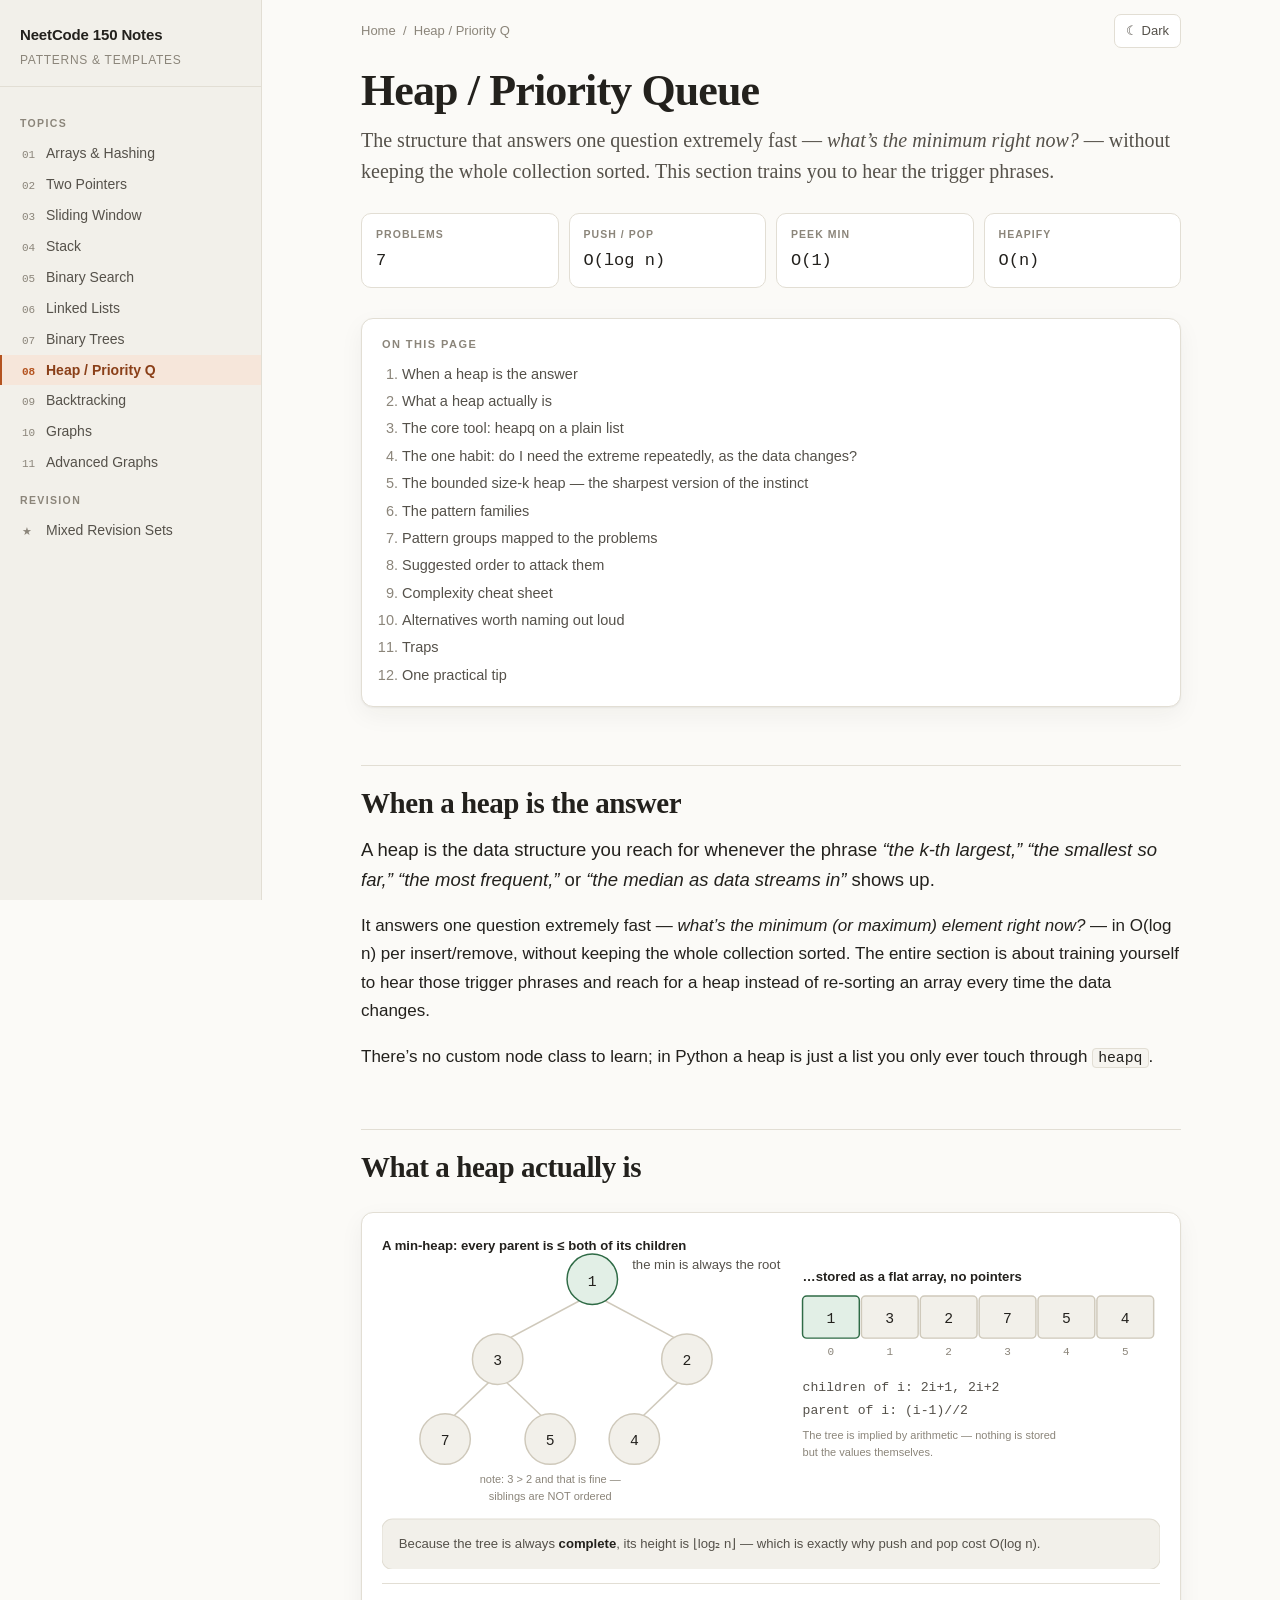
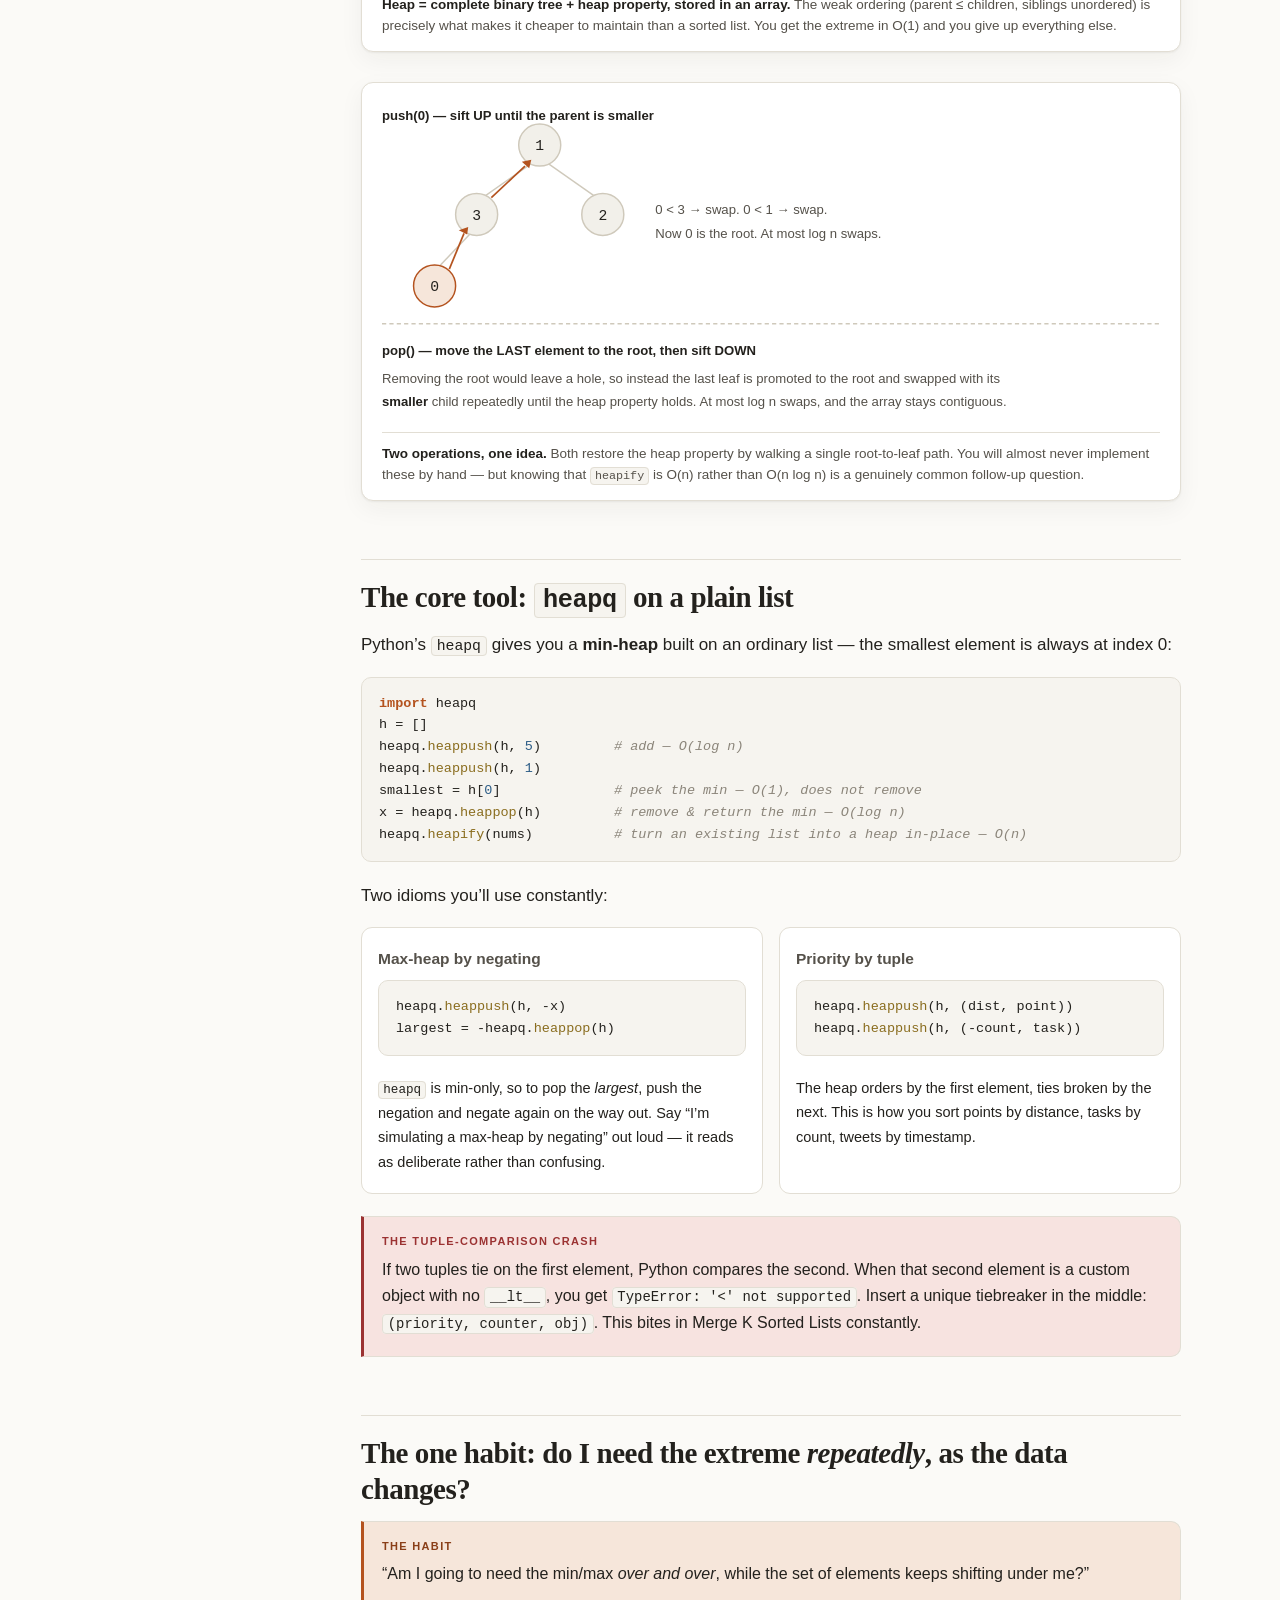
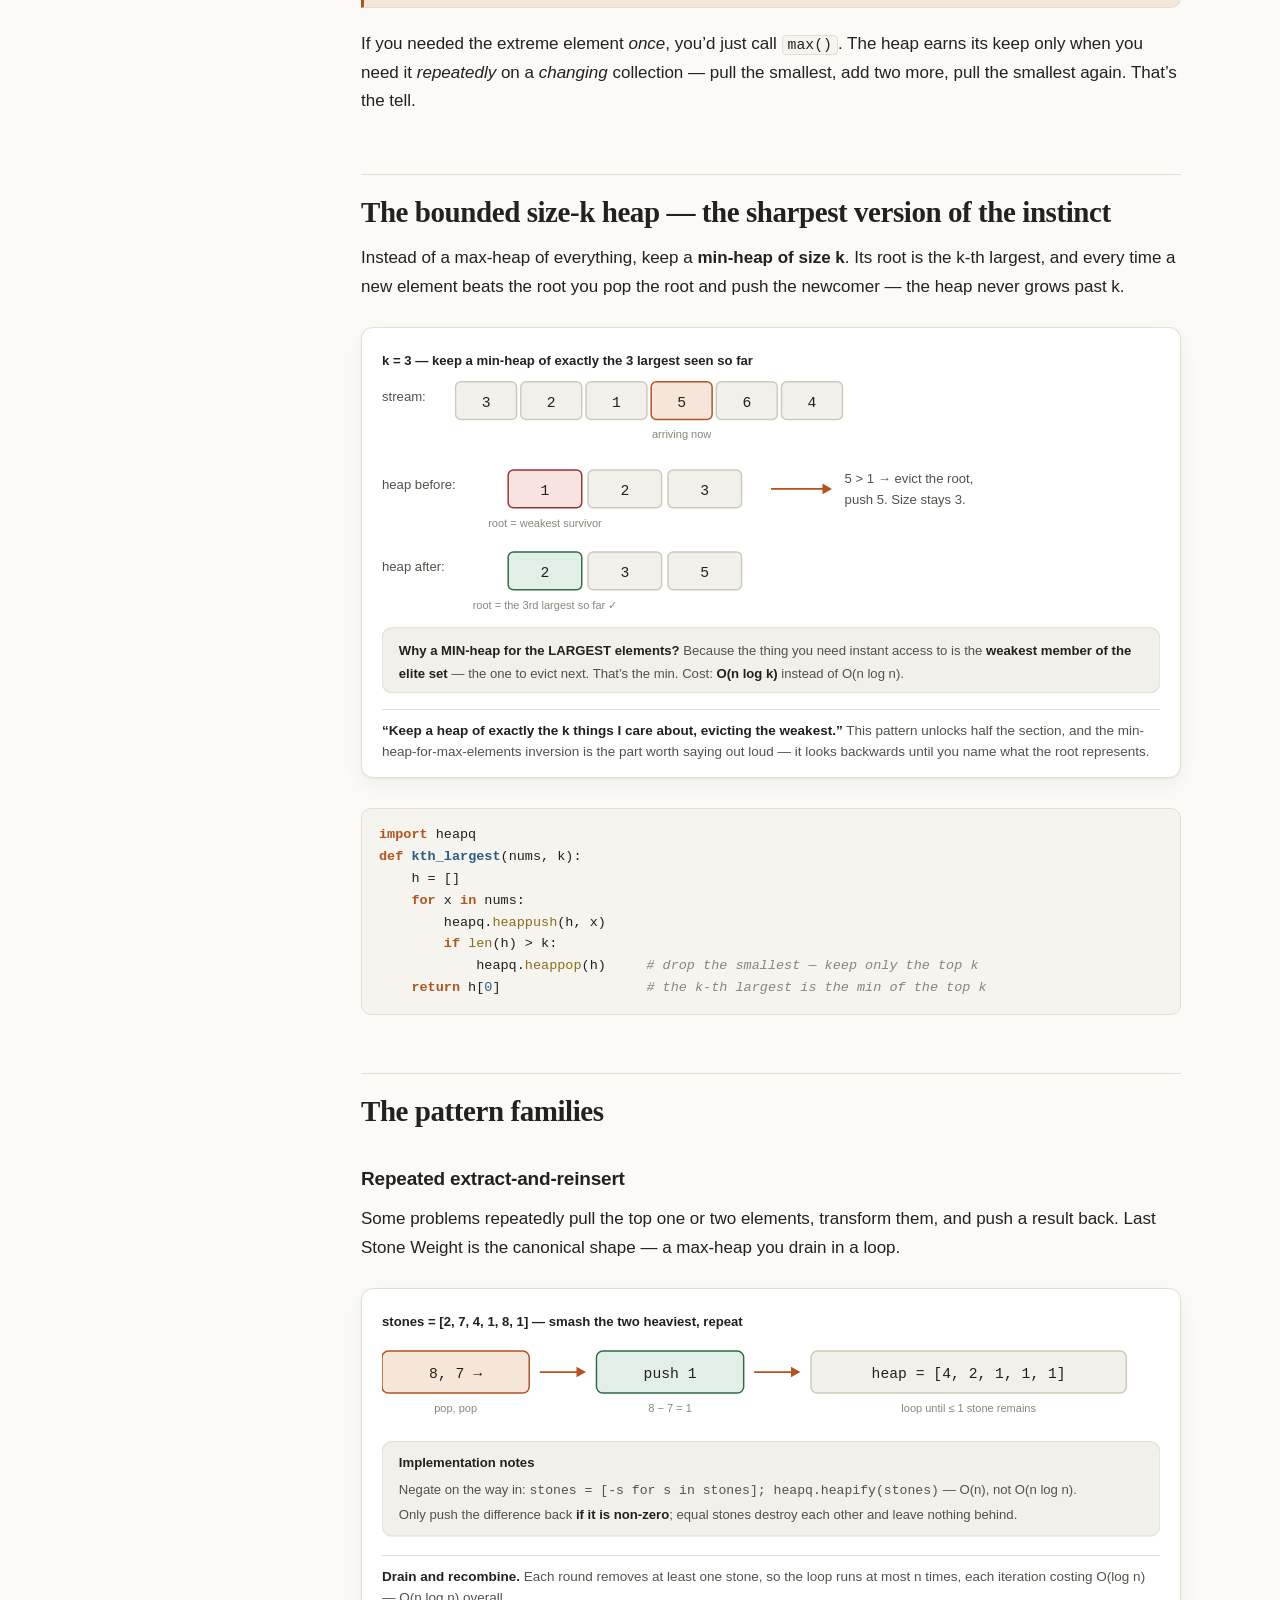
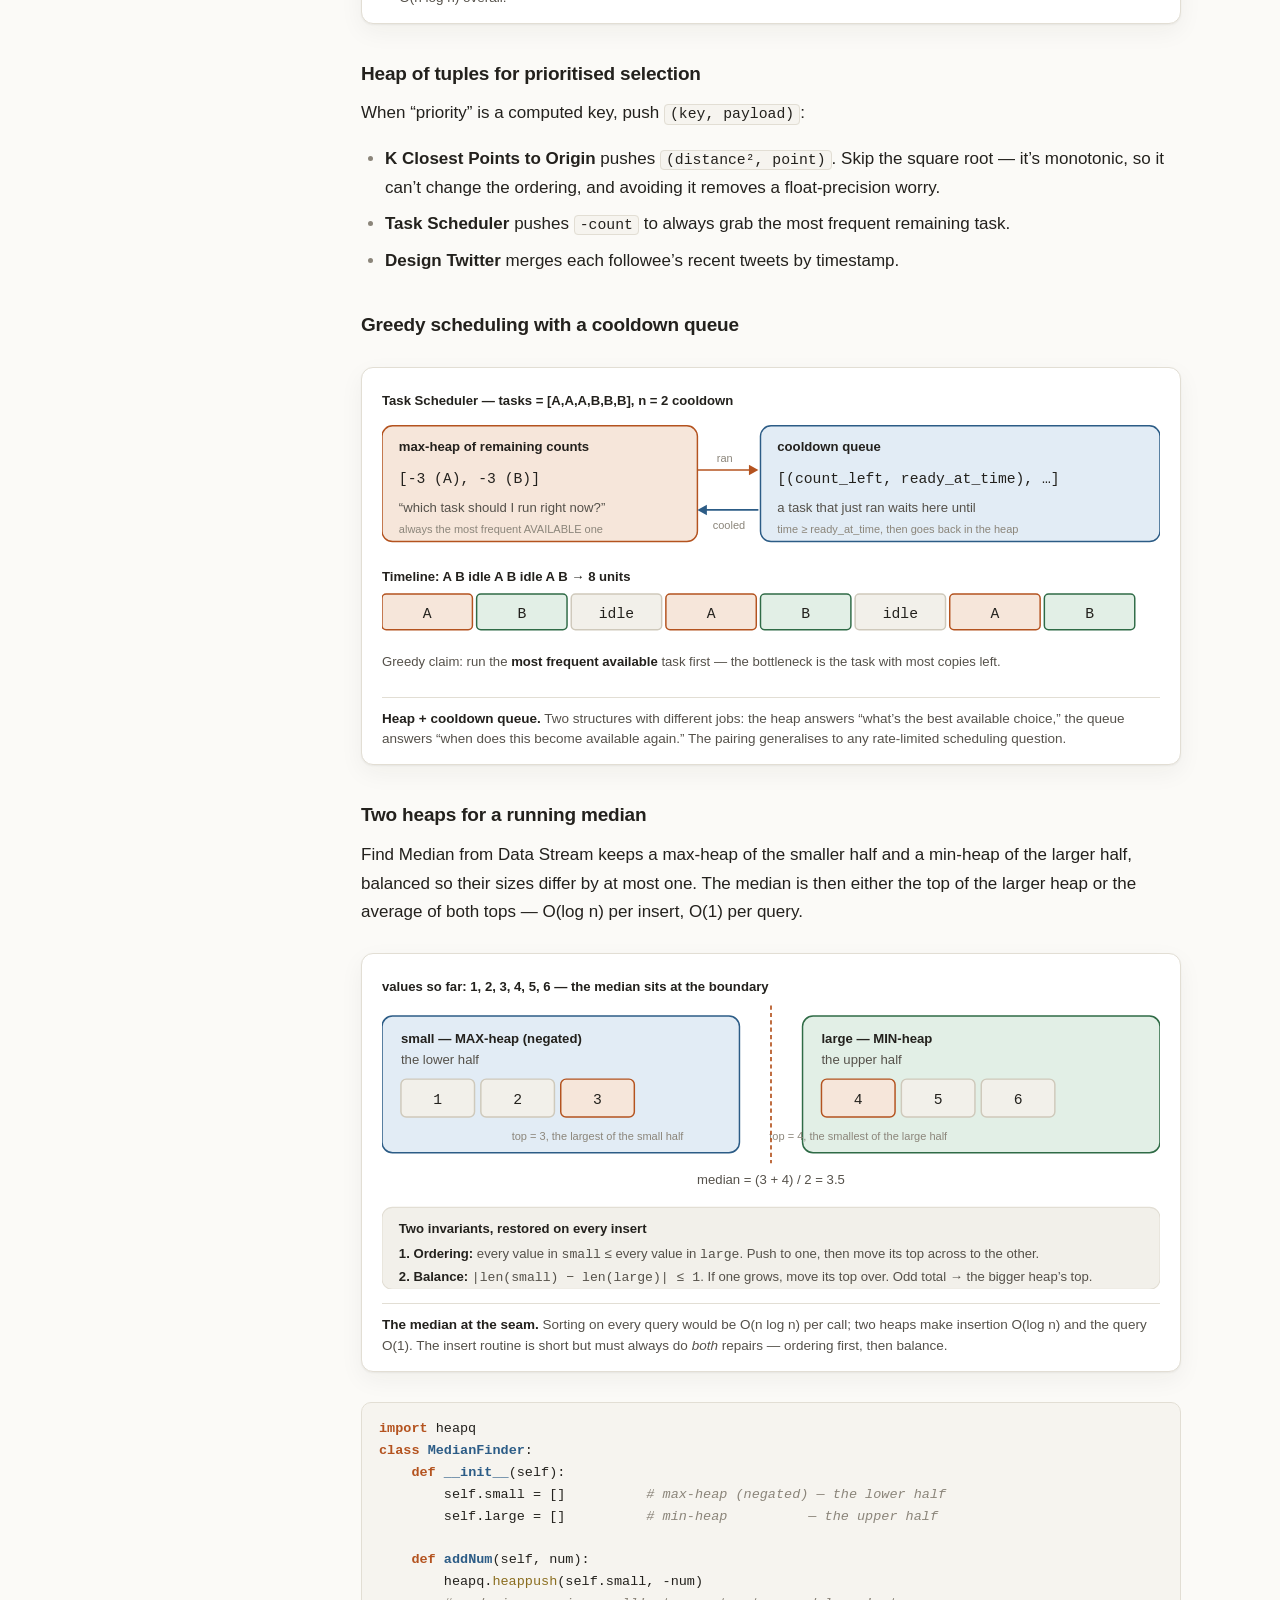
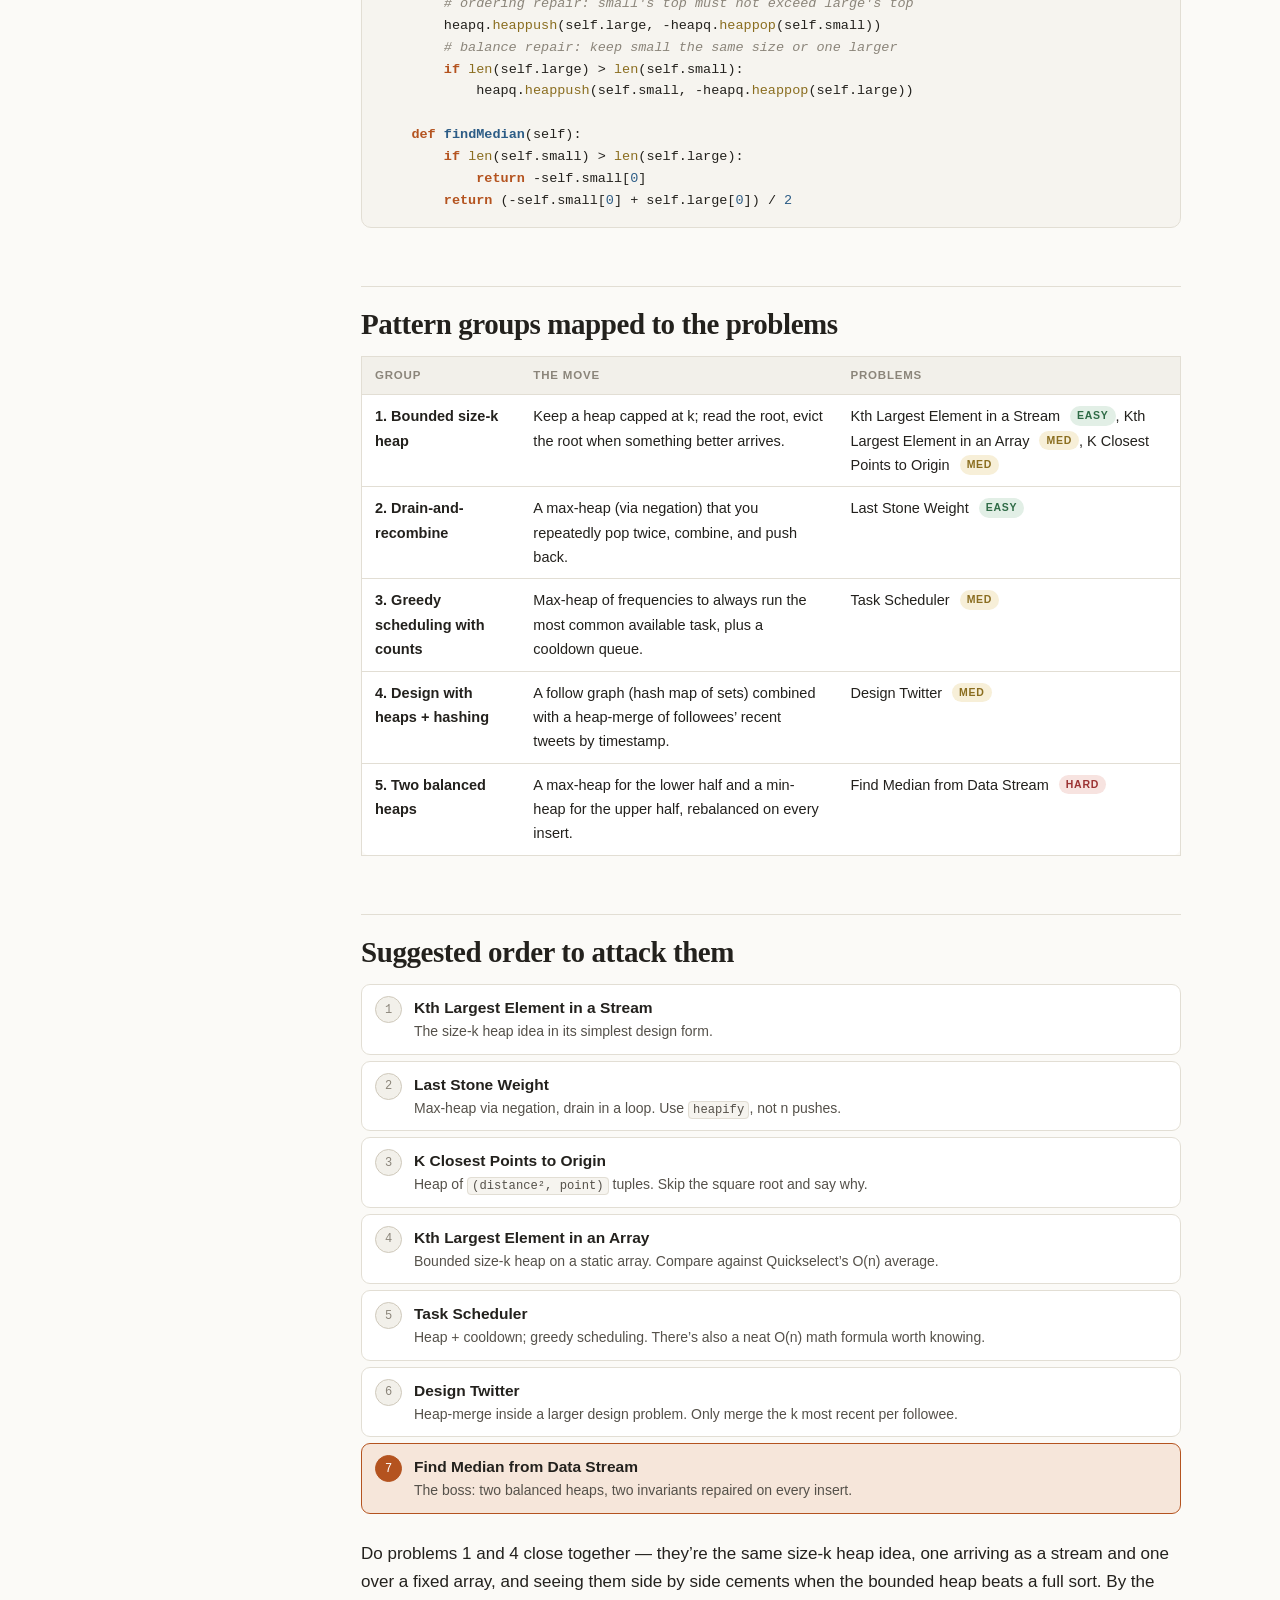
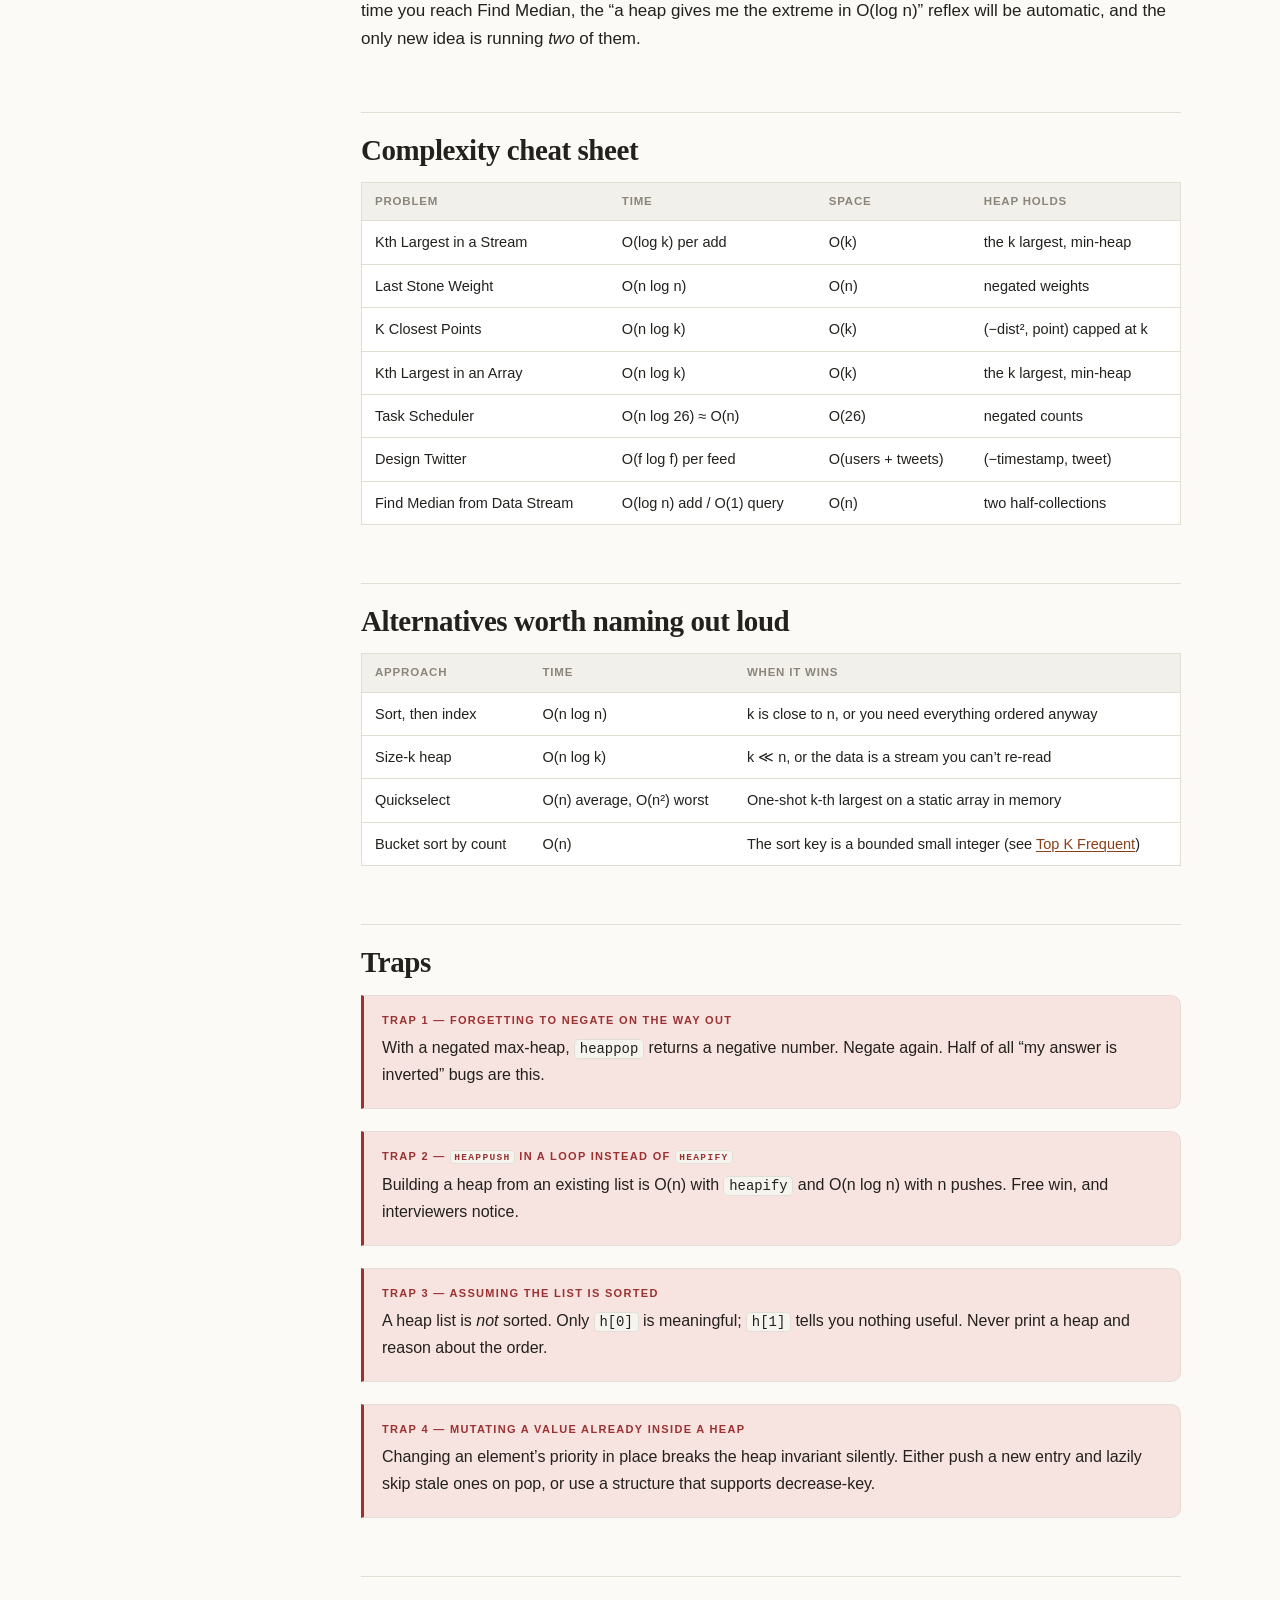
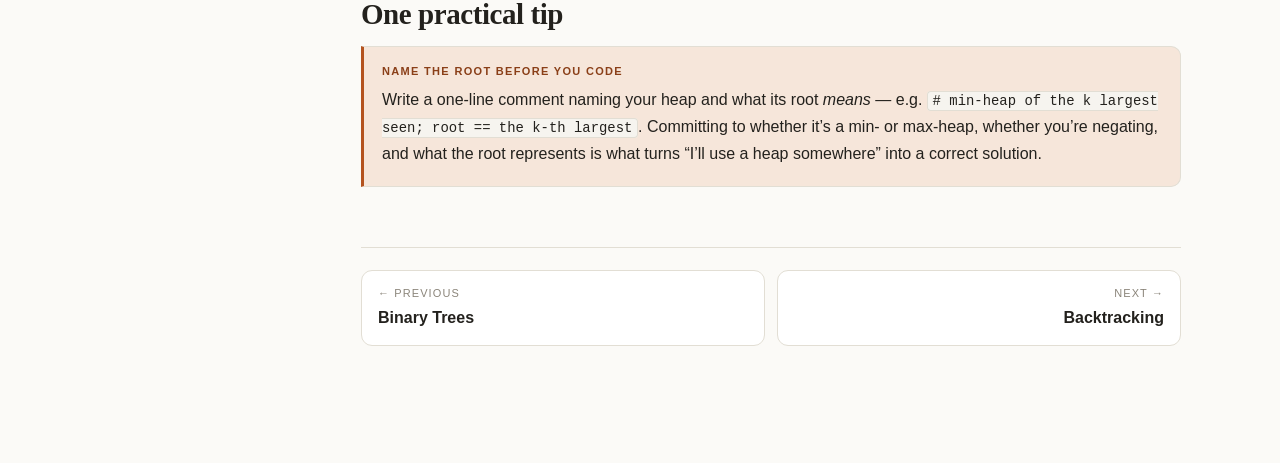
<file: Heap/heap.html>
<!DOCTYPE html>
<html lang="en">
<head>
<meta charset="utf-8">
<meta name="viewport" content="width=device-width, initial-scale=1">
<title>Heap / Priority Queue — NeetCode 150 Notes</title>
<link rel="stylesheet" href="../assets/style.css">
</head>
<body data-page="heap" data-root="..">
<div class="layout">
<main class="content">
<article class="article">

<div class="topbar"></div>

<h1>Heap / Priority Queue</h1>
<p class="deck">The structure that answers one question extremely fast &mdash; <em>what&rsquo;s the minimum right now?</em> &mdash; without keeping the whole collection sorted. This section trains you to hear the trigger phrases.</p>

<div class="facts">
  <div class="fact"><div class="k">Problems</div><div class="v">7</div></div>
  <div class="fact"><div class="k">Push / pop</div><div class="v">O(log n)</div></div>
  <div class="fact"><div class="k">Peek min</div><div class="v">O(1)</div></div>
  <div class="fact"><div class="k">Heapify</div><div class="v">O(n)</div></div>
</div>

<div class="toc"></div>

<h2>When a heap is the answer</h2>

<p class="lead-in">A heap is the data structure you reach for whenever the phrase <em>&ldquo;the k-th largest,&rdquo; &ldquo;the smallest so far,&rdquo; &ldquo;the most frequent,&rdquo;</em> or <em>&ldquo;the median as data streams in&rdquo;</em> shows up.</p>

<p>It answers one question extremely fast &mdash; <em>what&rsquo;s the minimum (or maximum) element right now?</em> &mdash; in O(log n) per insert/remove, without keeping the whole collection sorted. The entire section is about training yourself to hear those trigger phrases and reach for a heap instead of re-sorting an array every time the data changes.</p>

<p>There&rsquo;s no custom node class to learn; in Python a heap is just a list you only ever touch through <code>heapq</code>.</p>

<h2>What a heap actually is</h2>

<figure>
<svg viewBox="0 0 740 320" role="img" aria-label="A binary min-heap drawn as a tree and as the flat array that stores it">
  <text class="capb" x="0" y="16">A min-heap: every parent is ≤ both of its children</text>

  <!-- tree -->
  <g class="sv-line">
    <line x1="200" y1="58" x2="110" y2="106"/><line x1="200" y1="58" x2="290" y2="106"/>
    <line x1="110" y1="134" x2="60" y2="182"/><line x1="110" y1="134" x2="160" y2="182"/>
    <line x1="290" y1="134" x2="240" y2="182"/>
  </g>
  <circle class="sv-good" cx="200" cy="44" r="24"/><text class="val" x="200" y="50" text-anchor="middle">1</text>
  <circle class="cell" cx="110" cy="120" r="24"/><text class="val" x="110" y="126" text-anchor="middle">3</text>
  <circle class="cell" cx="290" cy="120" r="24"/><text class="val" x="290" y="126" text-anchor="middle">2</text>
  <circle class="cell" cx="60"  cy="196" r="24"/><text class="val" x="60"  y="202" text-anchor="middle">7</text>
  <circle class="cell" cx="160" cy="196" r="24"/><text class="val" x="160" y="202" text-anchor="middle">5</text>
  <circle class="cell" cx="240" cy="196" r="24"/><text class="val" x="240" y="202" text-anchor="middle">4</text>

  <text class="cap t-good" x="238" y="34">the min is always the root</text>
  <text class="tiny" x="160" y="238" text-anchor="middle">note: 3 &gt; 2 and that is fine —</text>
  <text class="tiny" x="160" y="254" text-anchor="middle">siblings are NOT ordered</text>

  <!-- array -->
  <text class="capb" x="400" y="46">…stored as a flat array, no pointers</text>
  <g>
    <rect class="sv-good" x="400" y="60" width="54" height="40" rx="4"/><text class="val" x="427" y="86" text-anchor="middle">1</text><text class="idx" x="427" y="116" text-anchor="middle">0</text>
    <rect class="cell" x="456" y="60" width="54" height="40" rx="4"/><text class="val" x="483" y="86" text-anchor="middle">3</text><text class="idx" x="483" y="116" text-anchor="middle">1</text>
    <rect class="cell" x="512" y="60" width="54" height="40" rx="4"/><text class="val" x="539" y="86" text-anchor="middle">2</text><text class="idx" x="539" y="116" text-anchor="middle">2</text>
    <rect class="cell" x="568" y="60" width="54" height="40" rx="4"/><text class="val" x="595" y="86" text-anchor="middle">7</text><text class="idx" x="595" y="116" text-anchor="middle">3</text>
    <rect class="cell" x="624" y="60" width="54" height="40" rx="4"/><text class="val" x="651" y="86" text-anchor="middle">5</text><text class="idx" x="651" y="116" text-anchor="middle">4</text>
    <rect class="cell" x="680" y="60" width="54" height="40" rx="4"/><text class="val" x="707" y="86" text-anchor="middle">4</text><text class="idx" x="707" y="116" text-anchor="middle">5</text>
  </g>
  <text class="cap sv-mono" x="400" y="150">children of i:  2i+1, 2i+2</text>
  <text class="cap sv-mono" x="400" y="172">parent of i:   (i-1)//2</text>
  <text class="tiny" x="400" y="196">The tree is implied by arithmetic — nothing is stored</text>
  <text class="tiny" x="400" y="212">but the values themselves.</text>

  <rect class="panel" x="0" y="272" width="740" height="48" rx="10"/>
  <text class="cap" x="16" y="300">Because the tree is always <tspan class="capb">complete</tspan>, its height is ⌊log₂ n⌋ — which is exactly why push and pop cost O(log n).</text>
</svg>
<figcaption><b>Heap = complete binary tree + heap property, stored in an array.</b> The weak ordering (parent ≤ children, siblings unordered) is precisely what makes it cheaper to maintain than a sorted list. You get the extreme in O(1) and you give up everything else.</figcaption>
</figure>

<figure>
<svg viewBox="0 0 740 300" role="img" aria-label="Sift up on push and sift down on pop">
  <text class="capb t-acc" x="0" y="16">push(0) — sift UP until the parent is smaller</text>
  <g class="sv-line">
    <line x1="150" y1="52" x2="90" y2="94"/><line x1="150" y1="52" x2="210" y2="94"/>
    <line x1="90" y1="118" x2="50" y2="160"/>
  </g>
  <circle class="cell" cx="150" cy="40" r="20"/><text class="val" x="150" y="45" text-anchor="middle">1</text>
  <circle class="cell" cx="90"  cy="106" r="20"/><text class="val" x="90"  y="111" text-anchor="middle">3</text>
  <circle class="cell" cx="210" cy="106" r="20"/><text class="val" x="210" y="111" text-anchor="middle">2</text>
  <circle class="sv-acc" cx="50" cy="174" r="20"/><text class="val" x="50" y="179" text-anchor="middle">0</text>
  <path class="s-acc" d="M64 158 L78 124"/><path class="f-acc" d="M82 118 l-9,3 l8,4 z"/>
  <path class="s-acc" d="M104 90 L136 60"/><path class="f-acc" d="M142 54 l-9,2 l7,6 z"/>
  <text class="cap" x="260" y="106">0 &lt; 3 → swap.  0 &lt; 1 → swap.</text>
  <text class="cap" x="260" y="128">Now 0 is the root. At most log n swaps.</text>

  <line class="sv-line dash" x1="0" y1="210" x2="740" y2="210"/>

  <text class="capb t-info" x="0" y="240">pop() — move the LAST element to the root, then sift DOWN</text>
  <text class="cap" x="0" y="266">Removing the root would leave a hole, so instead the last leaf is promoted to the root and swapped with its</text>
  <text class="cap" x="0" y="288"><tspan class="capb">smaller</tspan> child repeatedly until the heap property holds. At most log n swaps, and the array stays contiguous.</text>
</svg>
<figcaption><b>Two operations, one idea.</b> Both restore the heap property by walking a single root-to-leaf path. You will almost never implement these by hand &mdash; but knowing that <code>heapify</code> is O(n) rather than O(n log n) is a genuinely common follow-up question.</figcaption>
</figure>

<h2>The core tool: <code>heapq</code> on a plain list</h2>

<p>Python&rsquo;s <code>heapq</code> gives you a <strong>min-heap</strong> built on an ordinary list &mdash; the smallest element is always at index 0:</p>

<pre><code>import heapq
h = []
heapq.heappush(h, 5)         # add — O(log n)
heapq.heappush(h, 1)
smallest = h[0]              # peek the min — O(1), does not remove
x = heapq.heappop(h)         # remove & return the min — O(log n)
heapq.heapify(nums)          # turn an existing list into a heap in-place — O(n)
</code></pre>

<p>Two idioms you&rsquo;ll use constantly:</p>

<div class="two-col">
<div>
<h4>Max-heap by negating</h4>
<pre><code>heapq.heappush(h, -x)
largest = -heapq.heappop(h)</code></pre>
<p style="font-size:14.5px"><code>heapq</code> is min-only, so to pop the <em>largest</em>, push the negation and negate again on the way out. Say &ldquo;I&rsquo;m simulating a max-heap by negating&rdquo; out loud &mdash; it reads as deliberate rather than confusing.</p>
</div>
<div>
<h4>Priority by tuple</h4>
<pre><code>heapq.heappush(h, (dist, point))
heapq.heappush(h, (-count, task))</code></pre>
<p style="font-size:14.5px">The heap orders by the first element, ties broken by the next. This is how you sort points by distance, tasks by count, tweets by timestamp.</p>
</div>
</div>

<div class="callout trap">
  <span class="ct">The tuple-comparison crash</span>
  <p>If two tuples tie on the first element, Python compares the second. When that second element is a custom object with no <code>__lt__</code>, you get <code>TypeError: '&lt;' not supported</code>. Insert a unique tiebreaker in the middle: <code>(priority, counter, obj)</code>. This bites in Merge K Sorted Lists constantly.</p>
</div>

<h2>The one habit: do I need the extreme <em>repeatedly</em>, as the data changes?</h2>

<div class="callout key">
  <span class="ct">The habit</span>
  <p>&ldquo;Am I going to need the min/max <em>over and over</em>, while the set of elements keeps shifting under me?&rdquo;</p>
</div>

<p>If you needed the extreme element <em>once</em>, you&rsquo;d just call <code>max()</code>. The heap earns its keep only when you need it <em>repeatedly</em> on a <em>changing</em> collection &mdash; pull the smallest, add two more, pull the smallest again. That&rsquo;s the tell.</p>

<h2>The bounded size-k heap &mdash; the sharpest version of the instinct</h2>

<p>Instead of a max-heap of everything, keep a <strong>min-heap of size k</strong>. Its root is the k-th largest, and every time a new element beats the root you pop the root and push the newcomer &mdash; the heap never grows past k.</p>

<figure>
<svg viewBox="0 0 740 330" role="img" aria-label="A bounded size-k min heap keeping only the k largest elements seen">
  <text class="capb" x="0" y="16">k = 3 — keep a min-heap of exactly the 3 largest seen so far</text>

  <text class="cap" x="0" y="50">stream:</text>
  <g>
    <rect class="cell" x="70"  y="32" width="58" height="36" rx="5"/><text class="val" x="99"  y="56" text-anchor="middle">3</text>
    <rect class="cell" x="132" y="32" width="58" height="36" rx="5"/><text class="val" x="161" y="56" text-anchor="middle">2</text>
    <rect class="cell" x="194" y="32" width="58" height="36" rx="5"/><text class="val" x="223" y="56" text-anchor="middle">1</text>
    <rect class="sv-acc" x="256" y="32" width="58" height="36" rx="5"/><text class="val" x="285" y="56" text-anchor="middle">5</text>
    <rect class="cell" x="318" y="32" width="58" height="36" rx="5"/><text class="val" x="347" y="56" text-anchor="middle">6</text>
    <rect class="cell" x="380" y="32" width="58" height="36" rx="5"/><text class="val" x="409" y="56" text-anchor="middle">4</text>
  </g>
  <text class="tiny t-acc" x="285" y="86" text-anchor="middle">arriving now</text>

  <text class="cap" x="0" y="134">heap before:</text>
  <g>
    <rect class="sv-bad" x="120" y="116" width="70" height="36" rx="5"/><text class="val" x="155" y="140" text-anchor="middle">1</text>
    <rect class="cell" x="196" y="116" width="70" height="36" rx="5"/><text class="val" x="231" y="140" text-anchor="middle">2</text>
    <rect class="cell" x="272" y="116" width="70" height="36" rx="5"/><text class="val" x="307" y="140" text-anchor="middle">3</text>
  </g>
  <text class="tiny t-bad" x="155" y="170" text-anchor="middle">root = weakest survivor</text>

  <path class="s-acc" d="M370 134 L420 134"/><path class="f-acc" d="M428 134 l-9,-5 l0,10 z"/>
  <text class="cap" x="440" y="128">5 &gt; 1 → evict the root,</text>
  <text class="cap" x="440" y="148">push 5. Size stays 3.</text>

  <text class="cap" x="0" y="212">heap after:</text>
  <g>
    <rect class="sv-good" x="120" y="194" width="70" height="36" rx="5"/><text class="val" x="155" y="218" text-anchor="middle">2</text>
    <rect class="cell" x="196" y="194" width="70" height="36" rx="5"/><text class="val" x="231" y="218" text-anchor="middle">3</text>
    <rect class="cell" x="272" y="194" width="70" height="36" rx="5"/><text class="val" x="307" y="218" text-anchor="middle">5</text>
  </g>
  <text class="tiny t-good" x="155" y="248" text-anchor="middle">root = the 3rd largest so far ✓</text>

  <rect class="panel" x="0" y="266" width="740" height="62" rx="10"/>
  <text class="cap" x="16" y="292"><tspan class="capb">Why a MIN-heap for the LARGEST elements?</tspan> Because the thing you need instant access to is the <tspan class="capb">weakest member of the</tspan></text>
  <text class="cap" x="16" y="314"><tspan class="capb">elite set</tspan> — the one to evict next. That&#8217;s the min. Cost: <tspan class="capb t-good">O(n log k)</tspan> instead of O(n log n).</text>
</svg>
<figcaption><b>&ldquo;Keep a heap of exactly the k things I care about, evicting the weakest.&rdquo;</b> This pattern unlocks half the section, and the min-heap-for-max-elements inversion is the part worth saying out loud &mdash; it looks backwards until you name what the root represents.</figcaption>
</figure>

<pre><code>import heapq
def kth_largest(nums, k):
    h = []
    for x in nums:
        heapq.heappush(h, x)
        if len(h) &gt; k:
            heapq.heappop(h)     # drop the smallest — keep only the top k
    return h[0]                  # the k-th largest is the min of the top k
</code></pre>

<h2>The pattern families</h2>

<h3>Repeated extract-and-reinsert</h3>

<p>Some problems repeatedly pull the top one or two elements, transform them, and push a result back. Last Stone Weight is the canonical shape &mdash; a max-heap you drain in a loop.</p>

<figure>
<svg viewBox="0 0 740 220" role="img" aria-label="Last stone weight: pop the two heaviest, push the difference, repeat">
  <text class="capb" x="0" y="16">stones = [2, 7, 4, 1, 8, 1] — smash the two heaviest, repeat</text>

  <g>
    <rect class="sv-acc" x="0" y="40" width="140" height="40" rx="6"/><text class="val" x="70" y="66" text-anchor="middle">8, 7 →</text>
    <text class="tiny" x="70" y="98" text-anchor="middle">pop, pop</text>
  </g>
  <path class="s-acc" d="M150 60 L186 60"/><path class="f-acc" d="M194 60 l-9,-5 l0,10 z"/>
  <g>
    <rect class="sv-good" x="204" y="40" width="140" height="40" rx="6"/><text class="val" x="274" y="66" text-anchor="middle">push 1</text>
    <text class="tiny" x="274" y="98" text-anchor="middle">8 − 7 = 1</text>
  </g>
  <path class="s-acc" d="M354 60 L390 60"/><path class="f-acc" d="M398 60 l-9,-5 l0,10 z"/>
  <g>
    <rect class="cell" x="408" y="40" width="300" height="40" rx="6"/><text class="val" x="558" y="66" text-anchor="middle">heap = [4, 2, 1, 1, 1]</text>
    <text class="tiny" x="558" y="98" text-anchor="middle">loop until ≤ 1 stone remains</text>
  </g>

  <rect class="panel" x="0" y="126" width="740" height="90" rx="10"/>
  <text class="capb" x="16" y="150">Implementation notes</text>
  <text class="cap" x="16" y="176">Negate on the way in: <tspan class="sv-mono">stones = [-s for s in stones]; heapq.heapify(stones)</tspan> — O(n), not O(n log n).</text>
  <text class="cap" x="16" y="200">Only push the difference back <tspan class="capb">if it is non-zero</tspan>; equal stones destroy each other and leave nothing behind.</text>
</svg>
<figcaption><b>Drain and recombine.</b> Each round removes at least one stone, so the loop runs at most n times, each iteration costing O(log n) &mdash; O(n log n) overall.</figcaption>
</figure>

<h3>Heap of tuples for prioritised selection</h3>

<p>When &ldquo;priority&rdquo; is a computed key, push <code>(key, payload)</code>:</p>

<ul>
<li><b>K Closest Points to Origin</b> pushes <code>(distance², point)</code>. Skip the square root &mdash; it&rsquo;s monotonic, so it can&rsquo;t change the ordering, and avoiding it removes a float-precision worry.</li>
<li><b>Task Scheduler</b> pushes <code>-count</code> to always grab the most frequent remaining task.</li>
<li><b>Design Twitter</b> merges each followee&rsquo;s recent tweets by timestamp.</li>
</ul>

<h3>Greedy scheduling with a cooldown queue</h3>

<figure>
<svg viewBox="0 0 740 280" role="img" aria-label="Task scheduler using a max heap of counts plus a cooldown queue">
  <text class="capb" x="0" y="16">Task Scheduler — tasks = [A,A,A,B,B,B], n = 2 cooldown</text>

  <rect class="sv-acc" x="0" y="36" width="300" height="110" rx="10"/>
  <text class="capb t-acc" x="16" y="60">max-heap of remaining counts</text>
  <text class="val" x="16" y="90">[-3 (A), -3 (B)]</text>
  <text class="cap" x="16" y="118">&#8220;which task should I run right now?&#8221;</text>
  <text class="tiny" x="16" y="138">always the most frequent AVAILABLE one</text>

  <rect class="sv-info" x="360" y="36" width="380" height="110" rx="10"/>
  <text class="capb t-info" x="376" y="60">cooldown queue</text>
  <text class="val" x="376" y="90">[(count_left, ready_at_time), …]</text>
  <text class="cap" x="376" y="118">a task that just ran waits here until</text>
  <text class="tiny" x="376" y="138">time &#8805; ready_at_time, then goes back in the heap</text>

  <path class="s-acc" d="M300 78 L352 78"/><path class="f-acc" d="M358 78 l-9,-5 l0,10 z"/>
  <text class="tiny t-acc" x="326" y="70" text-anchor="middle">ran</text>
  <path class="s-info" d="M358 116 L306 116"/><path class="f-info" d="M300 116 l9,-5 l0,10 z"/>
  <text class="tiny t-info" x="330" y="134" text-anchor="middle">cooled</text>

  <text class="capb" x="0" y="184">Timeline: A B idle A B idle A B  →  8 units</text>
  <g>
    <rect class="sv-acc" x="0"   y="196" width="86" height="34" rx="4"/><text class="val" x="43"  y="219" text-anchor="middle">A</text>
    <rect class="sv-good" x="90" y="196" width="86" height="34" rx="4"/><text class="val" x="133" y="219" text-anchor="middle">B</text>
    <rect class="cell" x="180" y="196" width="86" height="34" rx="4"/><text class="val" x="223" y="219" text-anchor="middle">idle</text>
    <rect class="sv-acc" x="270" y="196" width="86" height="34" rx="4"/><text class="val" x="313" y="219" text-anchor="middle">A</text>
    <rect class="sv-good" x="360" y="196" width="86" height="34" rx="4"/><text class="val" x="403" y="219" text-anchor="middle">B</text>
    <rect class="cell" x="450" y="196" width="86" height="34" rx="4"/><text class="val" x="493" y="219" text-anchor="middle">idle</text>
    <rect class="sv-acc" x="540" y="196" width="86" height="34" rx="4"/><text class="val" x="583" y="219" text-anchor="middle">A</text>
    <rect class="sv-good" x="630" y="196" width="86" height="34" rx="4"/><text class="val" x="673" y="219" text-anchor="middle">B</text>
  </g>
  <text class="cap" x="0" y="264">Greedy claim: run the <tspan class="capb">most frequent available</tspan> task first — the bottleneck is the task with most copies left.</text>
</svg>
<figcaption><b>Heap + cooldown queue.</b> Two structures with different jobs: the heap answers &ldquo;what&rsquo;s the best available choice,&rdquo; the queue answers &ldquo;when does this become available again.&rdquo; The pairing generalises to any rate-limited scheduling question.</figcaption>
</figure>

<h3>Two heaps for a running median</h3>

<p>Find Median from Data Stream keeps a max-heap of the smaller half and a min-heap of the larger half, balanced so their sizes differ by at most one. The median is then either the top of the larger heap or the average of both tops &mdash; O(log n) per insert, O(1) per query.</p>

<figure>
<svg viewBox="0 0 740 300" role="img" aria-label="Two heaps facing each other keep the median at their boundary">
  <text class="capb" x="0" y="16">values so far: 1, 2, 3, 4, 5, 6 — the median sits at the boundary</text>

  <!-- small (max-heap) -->
  <rect class="sv-info" x="0" y="40" width="340" height="130" rx="10"/>
  <text class="capb t-info" x="18" y="66">small — MAX-heap (negated)</text>
  <text class="cap" x="18" y="86">the lower half</text>
  <g>
    <rect class="cell" x="18" y="100" width="70" height="36" rx="5"/><text class="val" x="53"  y="124" text-anchor="middle">1</text>
    <rect class="cell" x="94" y="100" width="70" height="36" rx="5"/><text class="val" x="129" y="124" text-anchor="middle">2</text>
    <rect class="sv-acc" x="170" y="100" width="70" height="36" rx="5"/><text class="val" x="205" y="124" text-anchor="middle">3</text>
  </g>
  <text class="tiny t-acc" x="205" y="158" text-anchor="middle">top = 3, the largest of the small half</text>

  <!-- large (min-heap) -->
  <rect class="sv-good" x="400" y="40" width="340" height="130" rx="10"/>
  <text class="capb t-good" x="418" y="66">large — MIN-heap</text>
  <text class="cap" x="418" y="86">the upper half</text>
  <g>
    <rect class="sv-acc" x="418" y="100" width="70" height="36" rx="5"/><text class="val" x="453" y="124" text-anchor="middle">4</text>
    <rect class="cell" x="494" y="100" width="70" height="36" rx="5"/><text class="val" x="529" y="124" text-anchor="middle">5</text>
    <rect class="cell" x="570" y="100" width="70" height="36" rx="5"/><text class="val" x="605" y="124" text-anchor="middle">6</text>
  </g>
  <text class="tiny t-acc" x="453" y="158" text-anchor="middle">top = 4, the smallest of the large half</text>

  <line class="s-acc dash" x1="370" y1="30" x2="370" y2="180"/>
  <text class="cap t-acc" x="370" y="200" text-anchor="middle">median = (3 + 4) / 2 = 3.5</text>

  <rect class="panel" x="0" y="222" width="740" height="78" rx="10"/>
  <text class="capb" x="16" y="246">Two invariants, restored on every insert</text>
  <text class="cap" x="16" y="270"><tspan class="capb">1. Ordering:</tspan> every value in <tspan class="sv-mono">small</tspan> &#8804; every value in <tspan class="sv-mono">large</tspan>. Push to one, then move its top across to the other.</text>
  <text class="cap" x="16" y="292"><tspan class="capb">2. Balance:</tspan> <tspan class="sv-mono">|len(small) − len(large)| &#8804; 1</tspan>. If one grows, move its top over. Odd total → the bigger heap&#8217;s top.</text>
</svg>
<figcaption><b>The median at the seam.</b> Sorting on every query would be O(n log n) per call; two heaps make insertion O(log n) and the query O(1). The insert routine is short but must always do <em>both</em> repairs &mdash; ordering first, then balance.</figcaption>
</figure>

<pre><code>import heapq
class MedianFinder:
    def __init__(self):
        self.small = []          # max-heap (negated) — the lower half
        self.large = []          # min-heap          — the upper half

    def addNum(self, num):
        heapq.heappush(self.small, -num)
        # ordering repair: small's top must not exceed large's top
        heapq.heappush(self.large, -heapq.heappop(self.small))
        # balance repair: keep small the same size or one larger
        if len(self.large) &gt; len(self.small):
            heapq.heappush(self.small, -heapq.heappop(self.large))

    def findMedian(self):
        if len(self.small) &gt; len(self.large):
            return -self.small[0]
        return (-self.small[0] + self.large[0]) / 2
</code></pre>

<h2>Pattern groups mapped to the problems</h2>

<div class="table-wrap">
<table>
<thead><tr><th>Group</th><th>The move</th><th>Problems</th></tr></thead>
<tbody>
<tr><td><b>1. Bounded size-k heap</b></td><td>Keep a heap capped at k; read the root, evict the root when something better arrives.</td><td>Kth Largest Element in a Stream <span class="tag easy">easy</span>, Kth Largest Element in an Array <span class="tag med">med</span>, K Closest Points to Origin <span class="tag med">med</span></td></tr>
<tr><td><b>2. Drain-and-recombine</b></td><td>A max-heap (via negation) that you repeatedly pop twice, combine, and push back.</td><td>Last Stone Weight <span class="tag easy">easy</span></td></tr>
<tr><td><b>3. Greedy scheduling with counts</b></td><td>Max-heap of frequencies to always run the most common available task, plus a cooldown queue.</td><td>Task Scheduler <span class="tag med">med</span></td></tr>
<tr><td><b>4. Design with heaps + hashing</b></td><td>A follow graph (hash map of sets) combined with a heap-merge of followees&rsquo; recent tweets by timestamp.</td><td>Design Twitter <span class="tag med">med</span></td></tr>
<tr><td><b>5. Two balanced heaps</b></td><td>A max-heap for the lower half and a min-heap for the upper half, rebalanced on every insert.</td><td>Find Median from Data Stream <span class="tag hard">hard</span></td></tr>
</tbody>
</table>
</div>

<h2>Suggested order to attack them</h2>

<ol class="problems">
<li><b>Kth Largest Element in a Stream</b><span class="why">The size-k heap idea in its simplest design form.</span></li>
<li><b>Last Stone Weight</b><span class="why">Max-heap via negation, drain in a loop. Use <code>heapify</code>, not n pushes.</span></li>
<li><b>K Closest Points to Origin</b><span class="why">Heap of <code>(distance², point)</code> tuples. Skip the square root and say why.</span></li>
<li><b>Kth Largest Element in an Array</b><span class="why">Bounded size-k heap on a static array. Compare against Quickselect&rsquo;s O(n) average.</span></li>
<li><b>Task Scheduler</b><span class="why">Heap + cooldown; greedy scheduling. There&rsquo;s also a neat O(n) math formula worth knowing.</span></li>
<li><b>Design Twitter</b><span class="why">Heap-merge inside a larger design problem. Only merge the k most recent per followee.</span></li>
<li class="boss"><b>Find Median from Data Stream</b><span class="why">The boss: two balanced heaps, two invariants repaired on every insert.</span></li>
</ol>

<p>Do problems 1 and 4 close together &mdash; they&rsquo;re the same size-k heap idea, one arriving as a stream and one over a fixed array, and seeing them side by side cements when the bounded heap beats a full sort. By the time you reach Find Median, the &ldquo;a heap gives me the extreme in O(log n)&rdquo; reflex will be automatic, and the only new idea is running <em>two</em> of them.</p>

<h2>Complexity cheat sheet</h2>

<div class="table-wrap">
<table>
<thead><tr><th>Problem</th><th>Time</th><th>Space</th><th>Heap holds</th></tr></thead>
<tbody>
<tr><td>Kth Largest in a Stream</td><td>O(log k) per add</td><td>O(k)</td><td>the k largest, min-heap</td></tr>
<tr><td>Last Stone Weight</td><td>O(n log n)</td><td>O(n)</td><td>negated weights</td></tr>
<tr><td>K Closest Points</td><td>O(n log k)</td><td>O(k)</td><td>(−dist², point) capped at k</td></tr>
<tr><td>Kth Largest in an Array</td><td>O(n log k)</td><td>O(k)</td><td>the k largest, min-heap</td></tr>
<tr><td>Task Scheduler</td><td>O(n log 26) ≈ O(n)</td><td>O(26)</td><td>negated counts</td></tr>
<tr><td>Design Twitter</td><td>O(f log f) per feed</td><td>O(users + tweets)</td><td>(−timestamp, tweet)</td></tr>
<tr><td>Find Median from Data Stream</td><td>O(log n) add / O(1) query</td><td>O(n)</td><td>two half-collections</td></tr>
</tbody>
</table>
</div>

<h2>Alternatives worth naming out loud</h2>

<div class="table-wrap">
<table>
<thead><tr><th>Approach</th><th>Time</th><th>When it wins</th></tr></thead>
<tbody>
<tr><td>Sort, then index</td><td>O(n log n)</td><td>k is close to n, or you need everything ordered anyway</td></tr>
<tr><td>Size-k heap</td><td>O(n log k)</td><td>k ≪ n, or the data is a stream you can&rsquo;t re-read</td></tr>
<tr><td>Quickselect</td><td>O(n) average, O(n²) worst</td><td>One-shot k-th largest on a static array in memory</td></tr>
<tr><td>Bucket sort by count</td><td>O(n)</td><td>The sort key is a bounded small integer (see <a href="../ArraysHashing/arrays_hashing.html">Top K Frequent</a>)</td></tr>
</tbody>
</table>
</div>

<h2>Traps</h2>

<div class="callout trap">
  <span class="ct">Trap 1 — forgetting to negate on the way out</span>
  <p>With a negated max-heap, <code>heappop</code> returns a negative number. Negate again. Half of all &ldquo;my answer is inverted&rdquo; bugs are this.</p>
</div>

<div class="callout trap">
  <span class="ct">Trap 2 — <code>heappush</code> in a loop instead of <code>heapify</code></span>
  <p>Building a heap from an existing list is O(n) with <code>heapify</code> and O(n log n) with n pushes. Free win, and interviewers notice.</p>
</div>

<div class="callout trap">
  <span class="ct">Trap 3 — assuming the list is sorted</span>
  <p>A heap list is <em>not</em> sorted. Only <code>h[0]</code> is meaningful; <code>h[1]</code> tells you nothing useful. Never print a heap and reason about the order.</p>
</div>

<div class="callout trap">
  <span class="ct">Trap 4 — mutating a value already inside a heap</span>
  <p>Changing an element&rsquo;s priority in place breaks the heap invariant silently. Either push a new entry and lazily skip stale ones on pop, or use a structure that supports decrease-key.</p>
</div>

<h2>One practical tip</h2>

<div class="callout key">
  <span class="ct">Name the root before you code</span>
  <p>Write a one-line comment naming your heap and what its root <em>means</em> &mdash; e.g. <code># min-heap of the k largest seen; root == the k-th largest</code>. Committing to whether it&rsquo;s a min- or max-heap, whether you&rsquo;re negating, and what the root represents is what turns &ldquo;I&rsquo;ll use a heap somewhere&rdquo; into a correct solution.</p>
</div>

<div class="pager"></div>
</article>
</main>
</div>
<script src="../assets/site.js"></script>
</body>
</html>
</file>
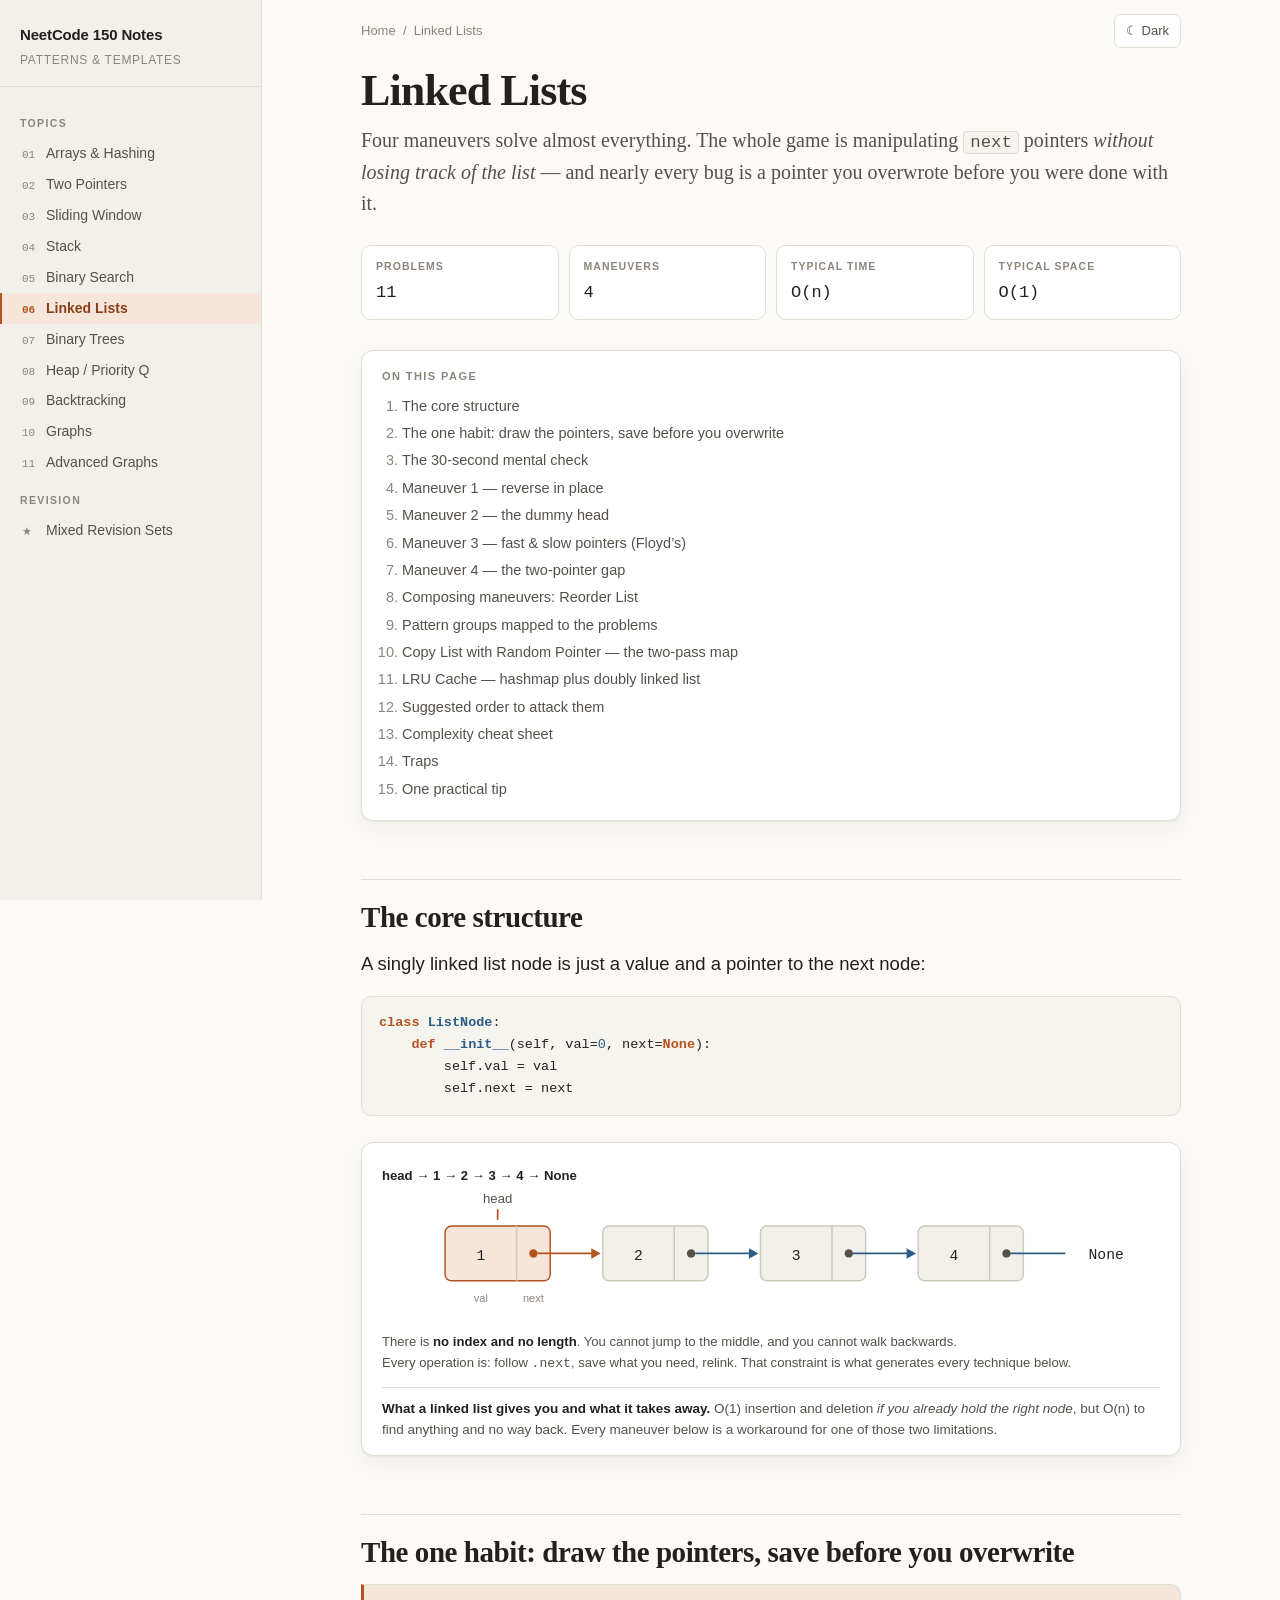
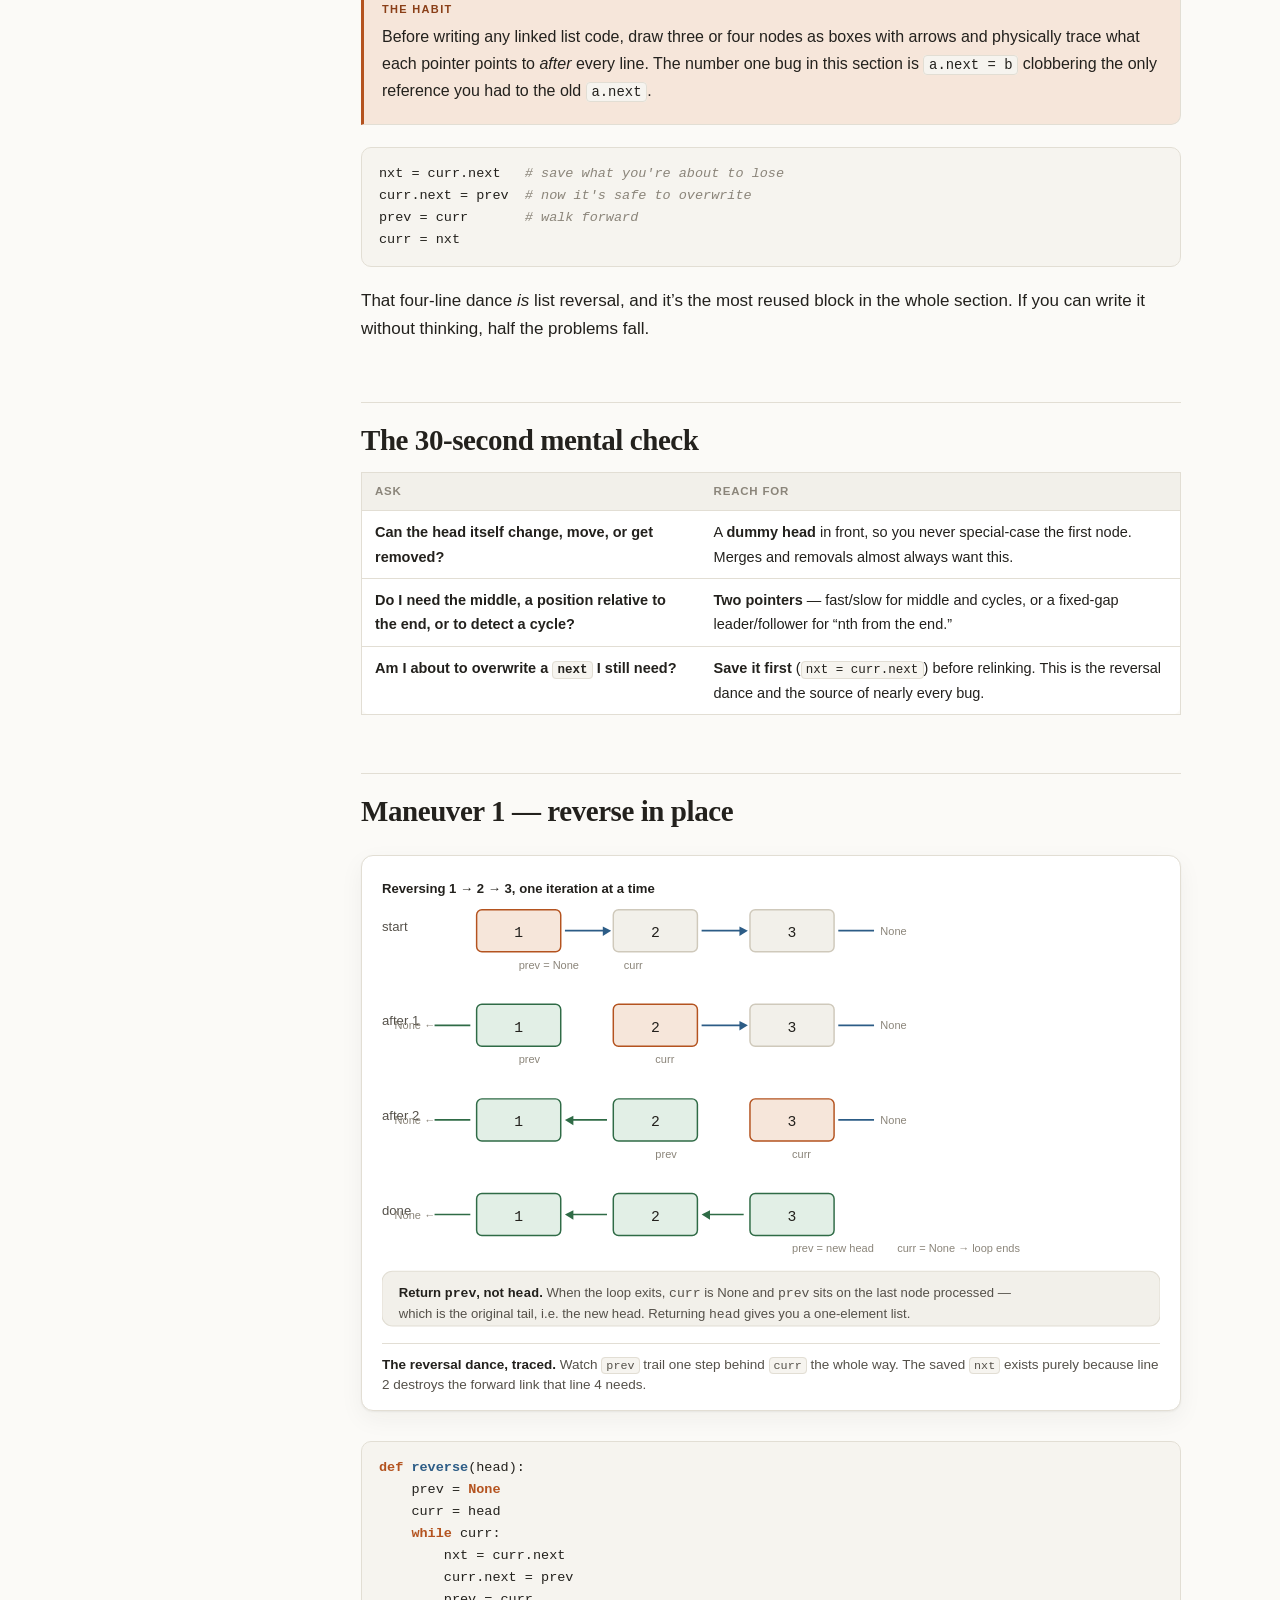
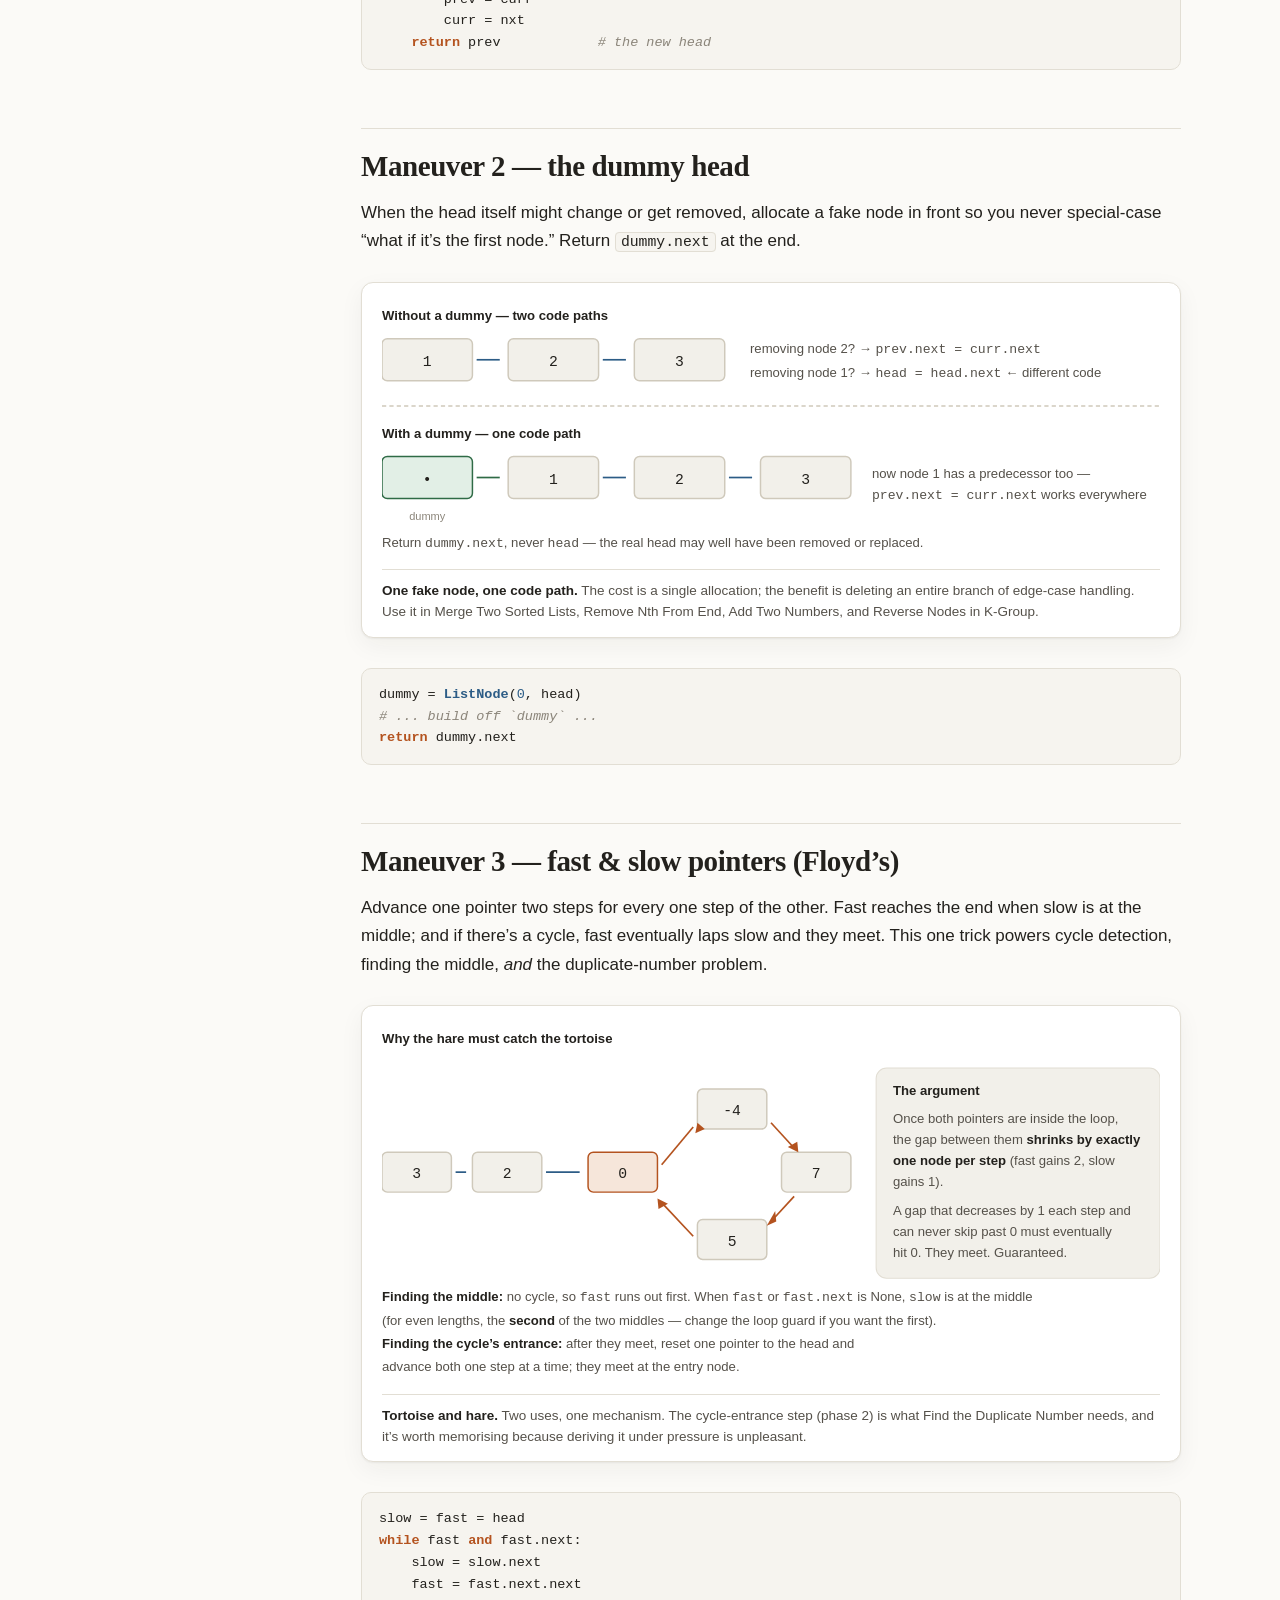
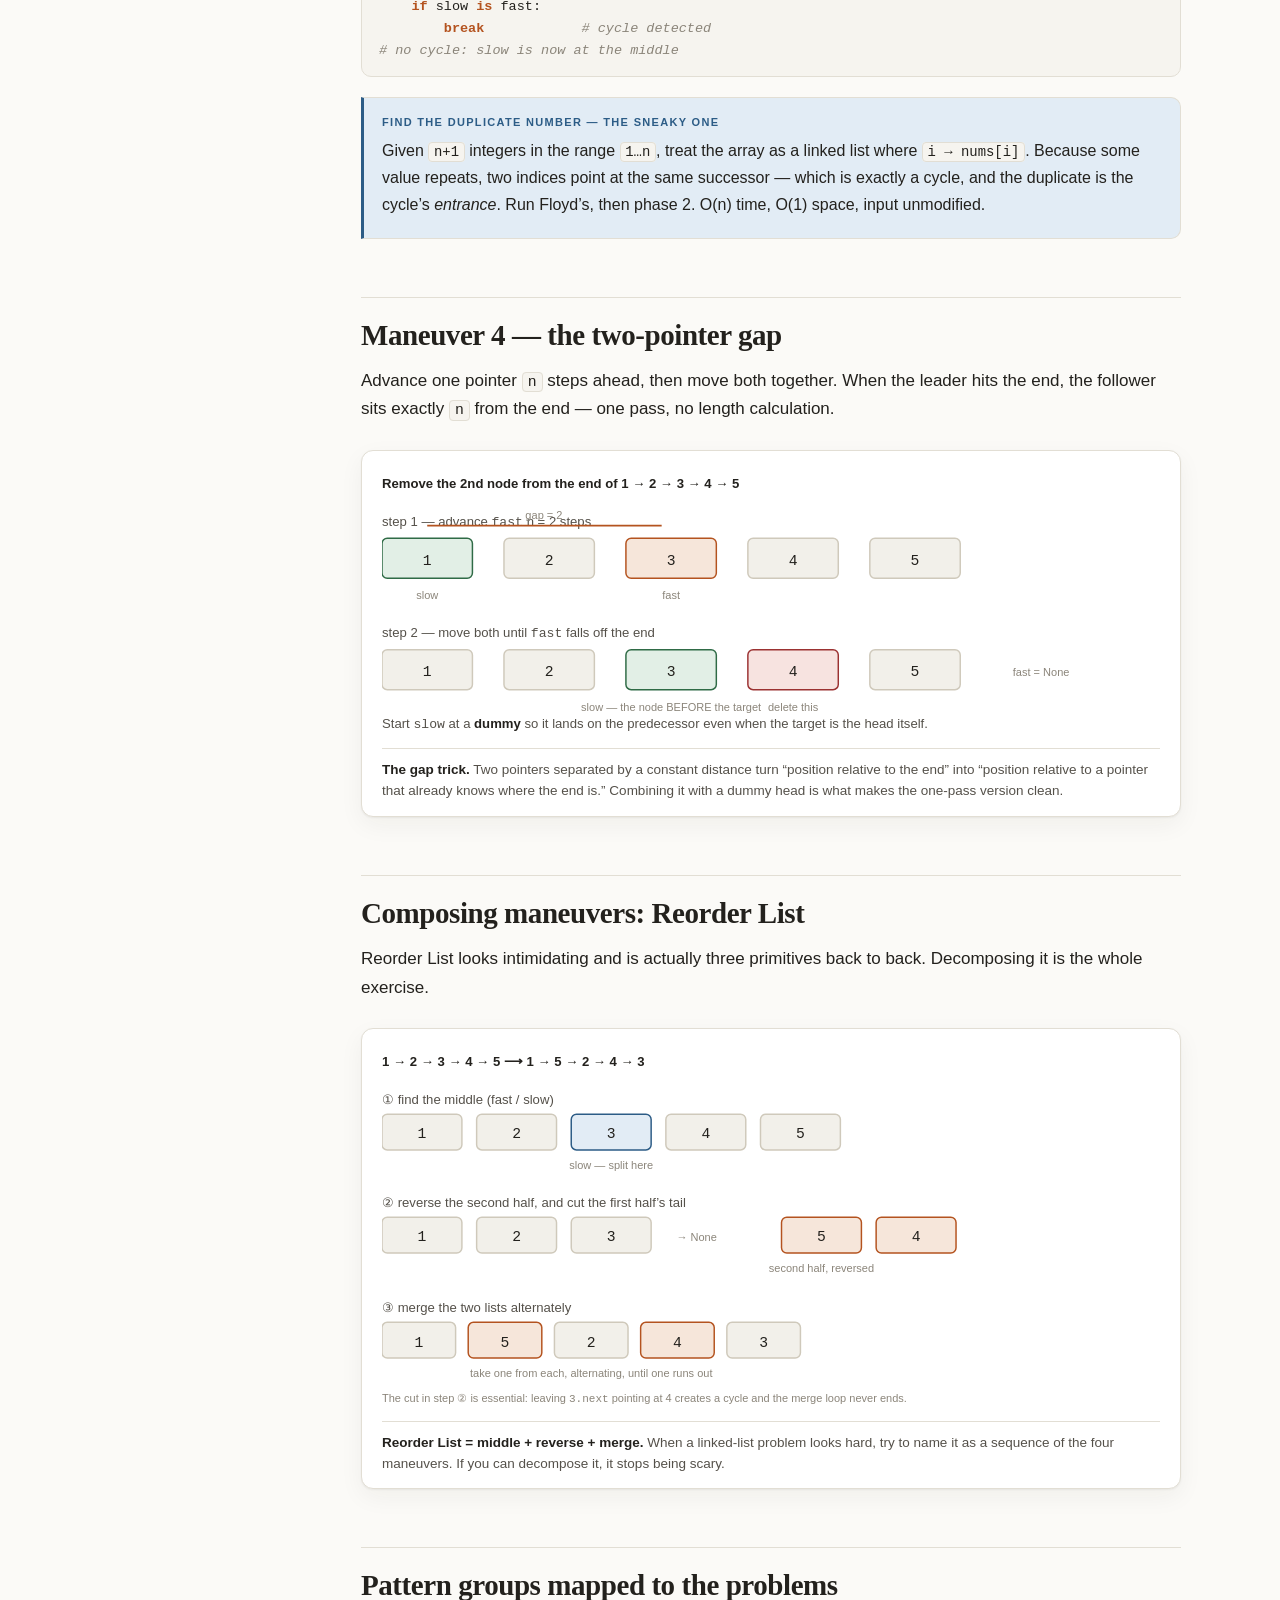
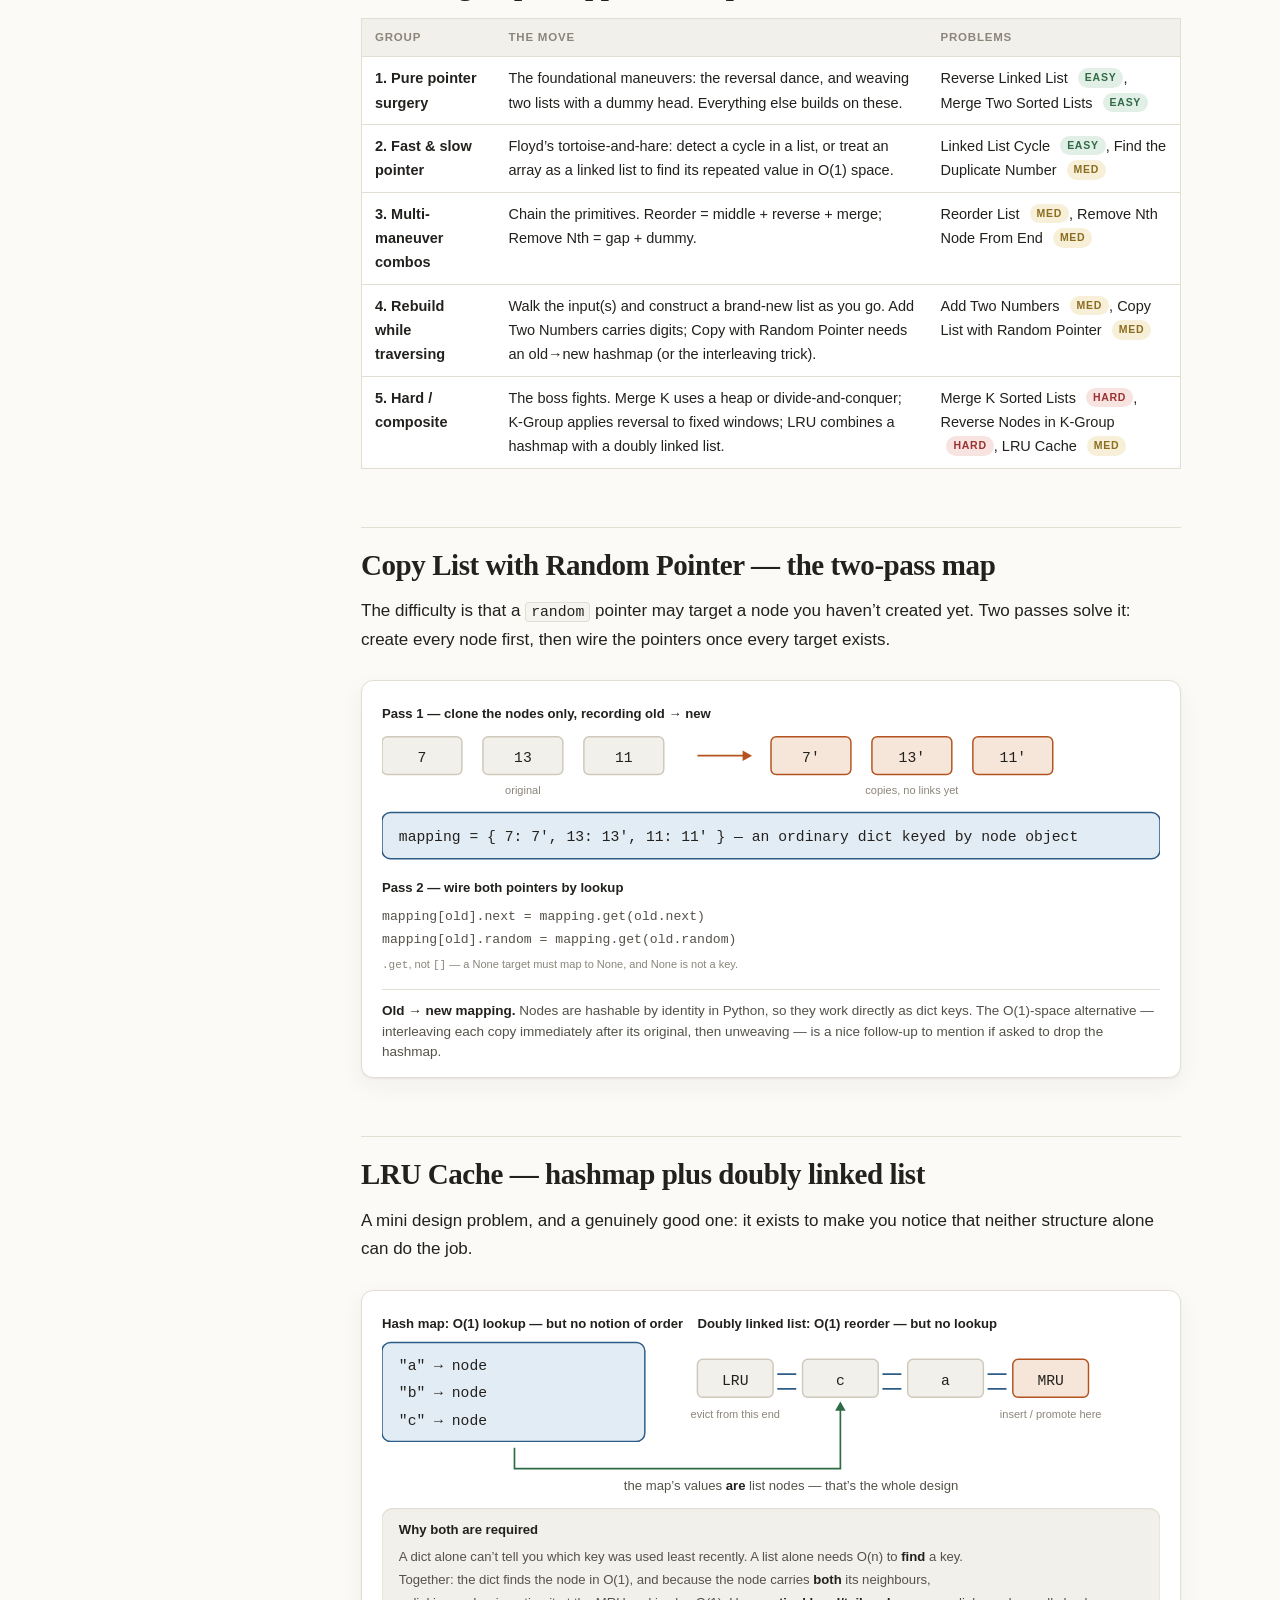
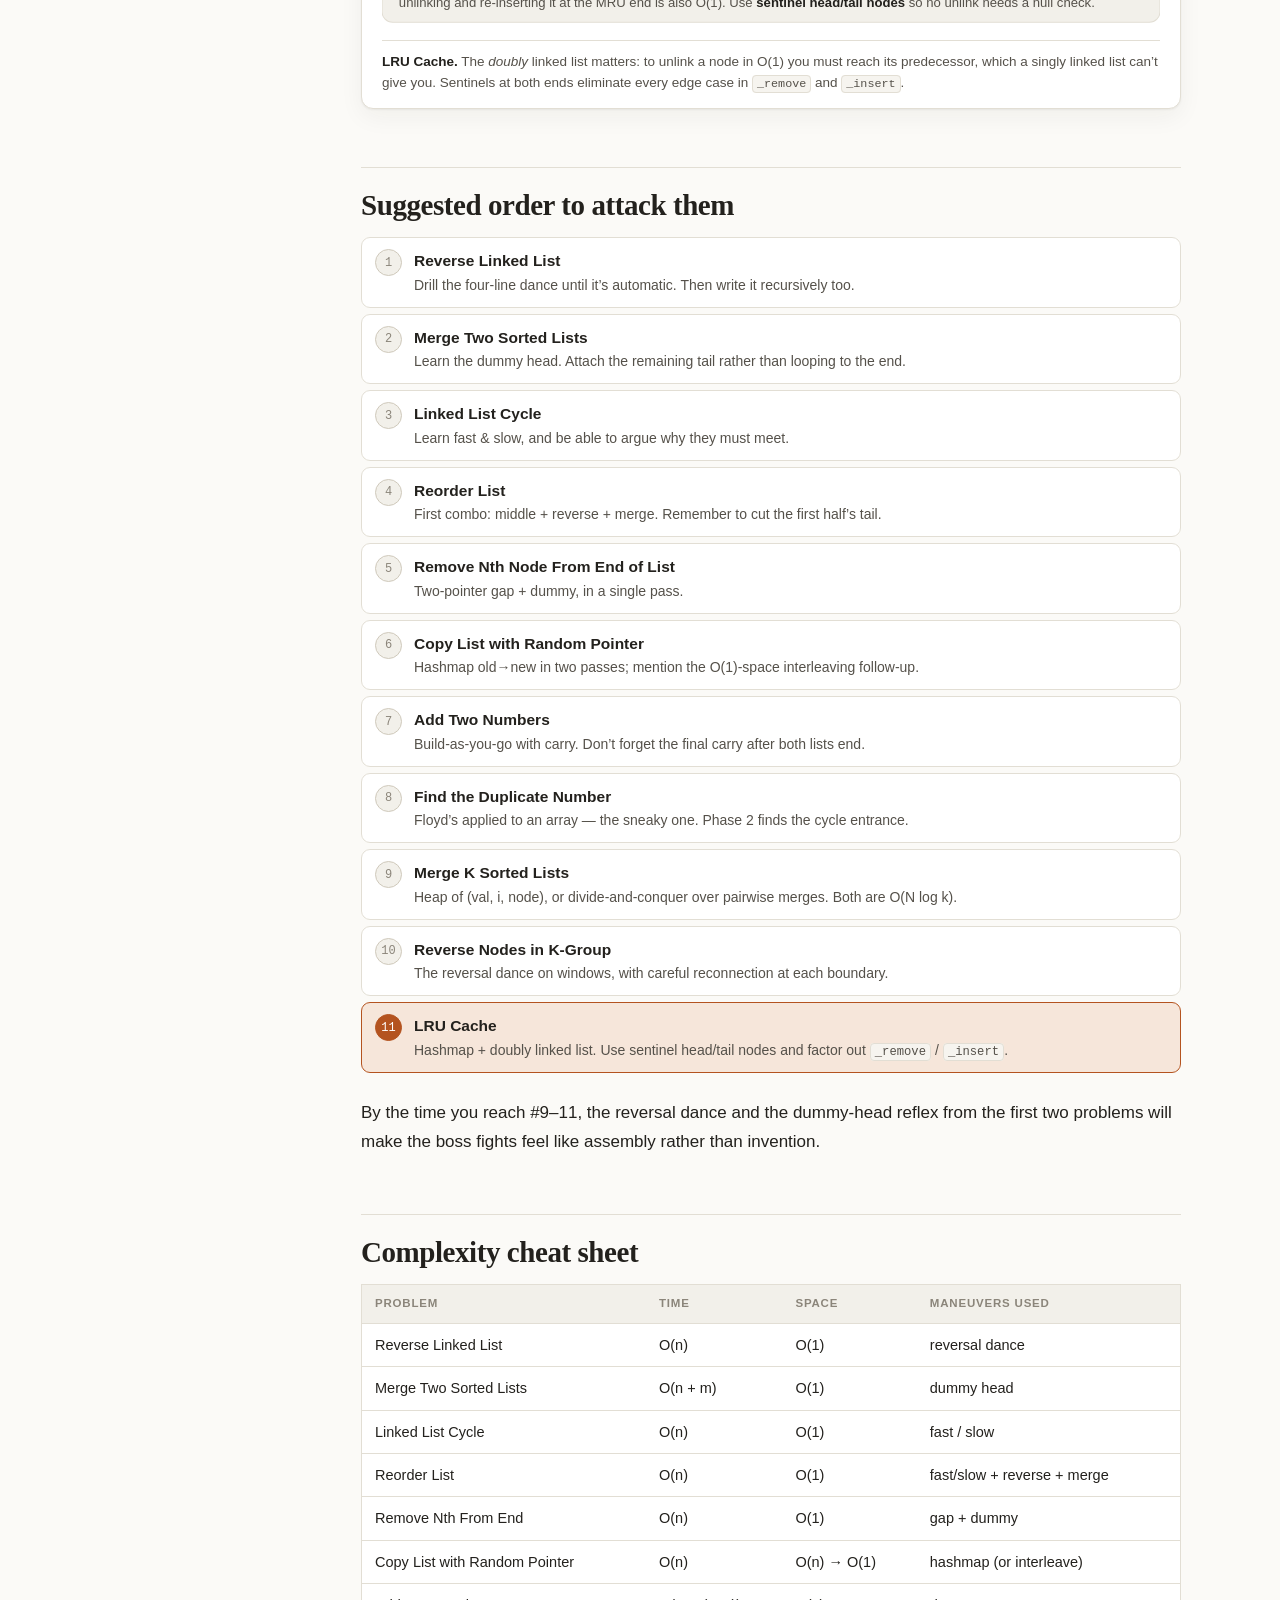
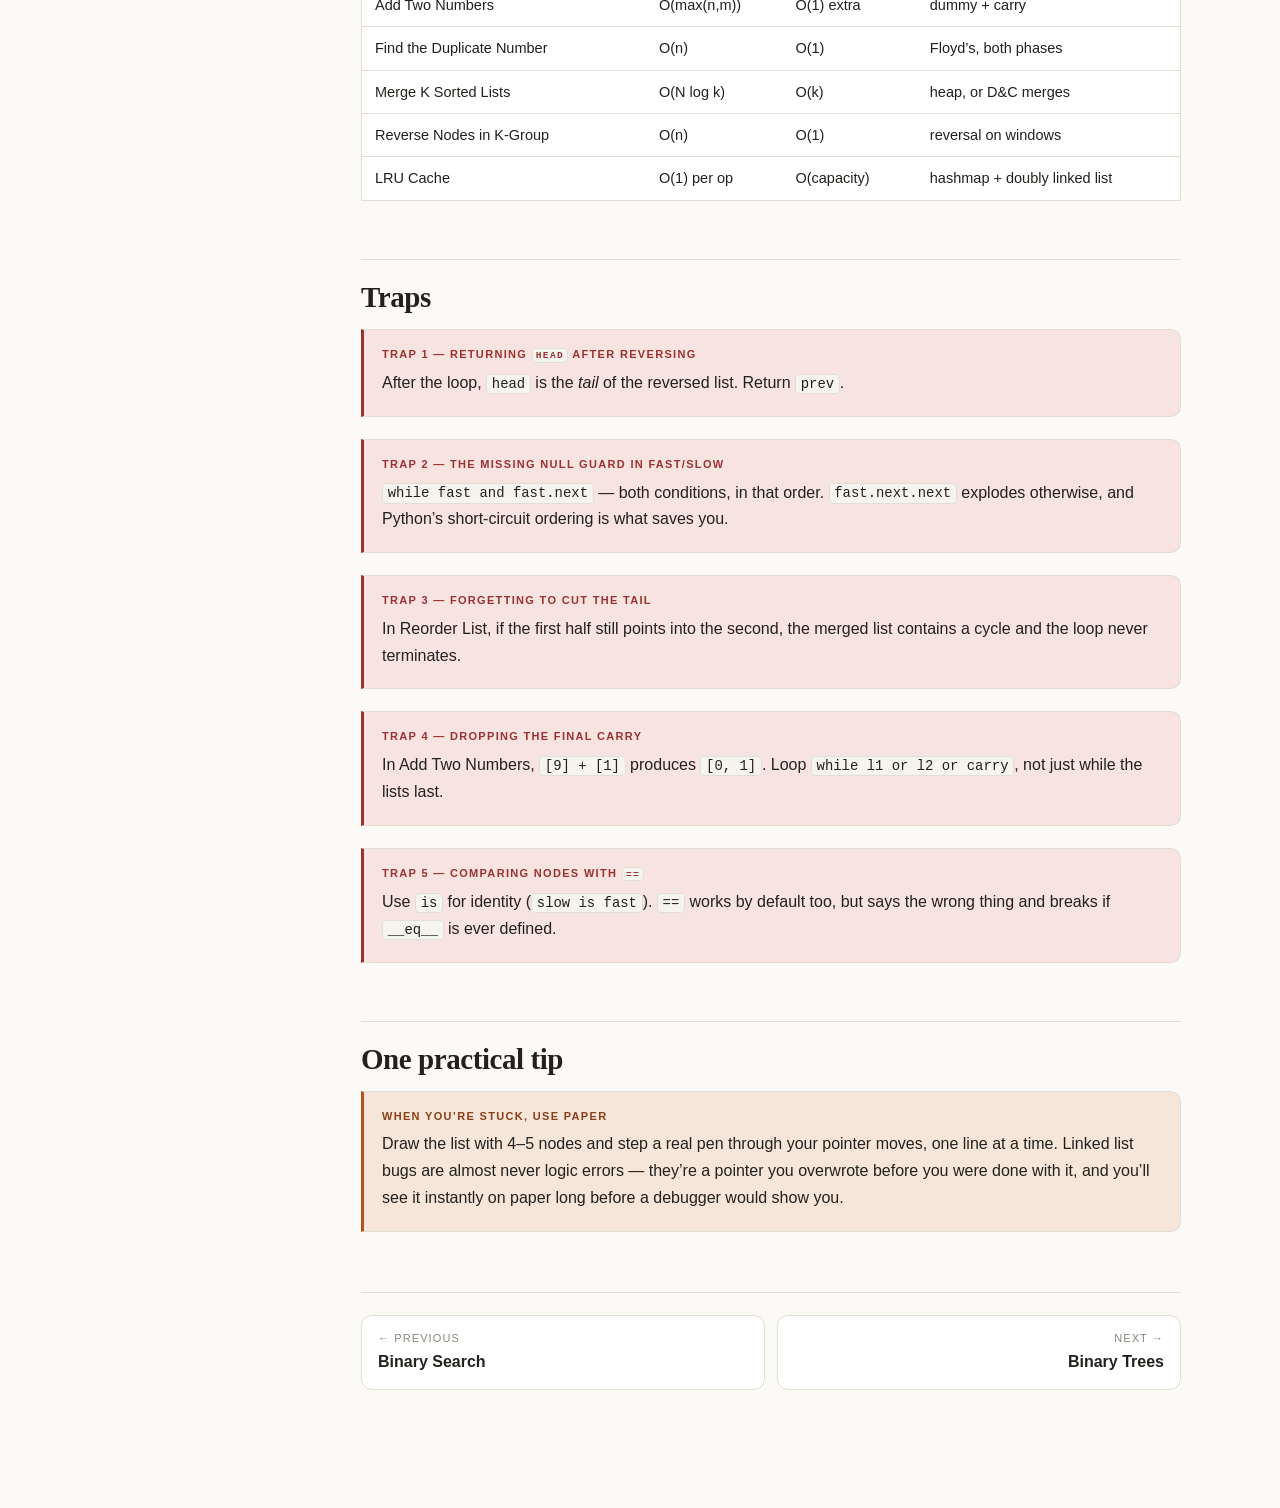
<file: LinkedList/linked_list.html>
<!DOCTYPE html>
<html lang="en">
<head>
<meta charset="utf-8">
<meta name="viewport" content="width=device-width, initial-scale=1">
<title>Linked Lists — NeetCode 150 Notes</title>
<link rel="stylesheet" href="../assets/style.css">
</head>
<body data-page="linked" data-root="..">
<div class="layout">
<main class="content">
<article class="article">

<div class="topbar"></div>

<h1>Linked Lists</h1>
<p class="deck">Four maneuvers solve almost everything. The whole game is manipulating <code>next</code> pointers <em>without losing track of the list</em> &mdash; and nearly every bug is a pointer you overwrote before you were done with it.</p>

<div class="facts">
  <div class="fact"><div class="k">Problems</div><div class="v">11</div></div>
  <div class="fact"><div class="k">Maneuvers</div><div class="v">4</div></div>
  <div class="fact"><div class="k">Typical time</div><div class="v">O(n)</div></div>
  <div class="fact"><div class="k">Typical space</div><div class="v">O(1)</div></div>
</div>

<div class="toc"></div>

<h2>The core structure</h2>

<p class="lead-in">A singly linked list node is just a value and a pointer to the next node:</p>

<pre><code>class ListNode:
    def __init__(self, val=0, next=None):
        self.val = val
        self.next = next
</code></pre>

<figure>
<svg viewBox="0 0 740 200" role="img" aria-label="A singly linked list drawn as boxes with next pointers">
  <text class="capb" x="0" y="16">head → 1 → 2 → 3 → 4 → None</text>

  <g>
    <rect class="sv-acc" x="60"  y="60" width="100" height="52" rx="6"/>
    <line class="sv-line" x1="128" y1="60" x2="128" y2="112"/>
    <text class="val" x="94" y="92" text-anchor="middle">1</text>
    <circle cx="144" cy="86" r="4" class="f-acc"/>

    <rect class="cell" x="210" y="60" width="100" height="52" rx="6"/>
    <line class="sv-line" x1="278" y1="60" x2="278" y2="112"/>
    <text class="val" x="244" y="92" text-anchor="middle">2</text>
    <circle cx="294" cy="86" r="4" class="f-ink"/>

    <rect class="cell" x="360" y="60" width="100" height="52" rx="6"/>
    <line class="sv-line" x1="428" y1="60" x2="428" y2="112"/>
    <text class="val" x="394" y="92" text-anchor="middle">3</text>
    <circle cx="444" cy="86" r="4" class="f-ink"/>

    <rect class="cell" x="510" y="60" width="100" height="52" rx="6"/>
    <line class="sv-line" x1="578" y1="60" x2="578" y2="112"/>
    <text class="val" x="544" y="92" text-anchor="middle">4</text>
    <circle cx="594" cy="86" r="4" class="f-ink"/>
  </g>

  <path class="s-acc" d="M148 86 L200 86"/><path class="f-acc" d="M208 86 l-9,-5 l0,10 z"/>
  <path class="s-info" d="M298 86 L350 86"/><path class="f-info" d="M358 86 l-9,-5 l0,10 z"/>
  <path class="s-info" d="M448 86 L500 86"/><path class="f-info" d="M508 86 l-9,-5 l0,10 z"/>
  <path class="s-info" d="M598 86 L650 86"/>
  <text class="val" x="672" y="91">None</text>

  <text class="tiny" x="94"  y="132" text-anchor="middle">val</text>
  <text class="tiny" x="144" y="132" text-anchor="middle">next</text>

  <path class="s-acc" d="M110 44 L110 54"/>
  <text class="cap t-acc" x="110" y="38" text-anchor="middle">head</text>

  <text class="cap" x="0" y="174">There is <tspan class="capb">no index and no length</tspan>. You cannot jump to the middle, and you cannot walk backwards.</text>
  <text class="cap" x="0" y="194">Every operation is: follow <tspan class="sv-mono">.next</tspan>, save what you need, relink. That constraint is what generates every technique below.</text>
</svg>
<figcaption><b>What a linked list gives you and what it takes away.</b> O(1) insertion and deletion <em>if you already hold the right node</em>, but O(n) to find anything and no way back. Every maneuver below is a workaround for one of those two limitations.</figcaption>
</figure>

<h2>The one habit: draw the pointers, save before you overwrite</h2>

<div class="callout key">
  <span class="ct">The habit</span>
  <p>Before writing any linked list code, draw three or four nodes as boxes with arrows and physically trace what each pointer points to <em>after</em> every line. The number one bug in this section is <code>a.next = b</code> clobbering the only reference you had to the old <code>a.next</code>.</p>
</div>

<pre><code>nxt = curr.next   # save what you're about to lose
curr.next = prev  # now it's safe to overwrite
prev = curr       # walk forward
curr = nxt
</code></pre>

<p>That four-line dance <em>is</em> list reversal, and it&rsquo;s the most reused block in the whole section. If you can write it without thinking, half the problems fall.</p>

<h2>The 30-second mental check</h2>

<div class="table-wrap">
<table>
<thead><tr><th>Ask</th><th>Reach for</th></tr></thead>
<tbody>
<tr><td><b>Can the head itself change, move, or get removed?</b></td><td>A <b>dummy head</b> in front, so you never special-case the first node. Merges and removals almost always want this.</td></tr>
<tr><td><b>Do I need the middle, a position relative to the end, or to detect a cycle?</b></td><td><b>Two pointers</b> — fast/slow for middle and cycles, or a fixed-gap leader/follower for &ldquo;nth from the end.&rdquo;</td></tr>
<tr><td><b>Am I about to overwrite a <code>next</code> I still need?</b></td><td><b>Save it first</b> (<code>nxt = curr.next</code>) before relinking. This is the reversal dance and the source of nearly every bug.</td></tr>
</tbody>
</table>
</div>

<h2>Maneuver 1 &mdash; reverse in place</h2>

<figure>
<svg viewBox="0 0 740 430" role="img" aria-label="Frame by frame trace of in-place linked list reversal">
  <text class="capb" x="0" y="16">Reversing 1 → 2 → 3, one iteration at a time</text>

  <!-- frame 0 -->
  <text class="cap" x="0" y="52">start</text>
  <g transform="translate(90,32)">
    <rect class="sv-acc" x="0"   y="0" width="80" height="40" rx="5"/><text class="val" x="40"  y="26" text-anchor="middle">1</text>
    <rect class="cell"   x="130" y="0" width="80" height="40" rx="5"/><text class="val" x="170" y="26" text-anchor="middle">2</text>
    <rect class="cell"   x="260" y="0" width="80" height="40" rx="5"/><text class="val" x="300" y="26" text-anchor="middle">3</text>
    <path class="s-info" d="M84 20 L122 20"/><path class="f-info" d="M128 20 l-8,-4 l0,9 z"/>
    <path class="s-info" d="M214 20 L252 20"/><path class="f-info" d="M258 20 l-8,-4 l0,9 z"/>
    <path class="s-info" d="M344 20 L378 20"/><text class="tiny" x="384" y="24">None</text>
  </g>
  <text class="tiny t-bad"  x="130" y="88">prev = None</text>
  <text class="tiny t-acc"  x="230" y="88">curr</text>

  <!-- frame 1 -->
  <text class="cap" x="0" y="142">after 1</text>
  <g transform="translate(90,122)">
    <rect class="sv-good" x="0"   y="0" width="80" height="40" rx="5"/><text class="val" x="40"  y="26" text-anchor="middle">1</text>
    <rect class="sv-acc"  x="130" y="0" width="80" height="40" rx="5"/><text class="val" x="170" y="26" text-anchor="middle">2</text>
    <rect class="cell"    x="260" y="0" width="80" height="40" rx="5"/><text class="val" x="300" y="26" text-anchor="middle">3</text>
    <path class="s-good" d="M-6 20 L-40 20"/><text class="tiny" x="-78" y="24">None ←</text>
    <path class="s-info" d="M214 20 L252 20"/><path class="f-info" d="M258 20 l-8,-4 l0,9 z"/>
    <path class="s-info" d="M344 20 L378 20"/><text class="tiny" x="384" y="24">None</text>
  </g>
  <text class="tiny t-good" x="130" y="178">prev</text>
  <text class="tiny t-acc"  x="260" y="178">curr</text>

  <!-- frame 2 -->
  <text class="cap" x="0" y="232">after 2</text>
  <g transform="translate(90,212)">
    <rect class="sv-good" x="0"   y="0" width="80" height="40" rx="5"/><text class="val" x="40"  y="26" text-anchor="middle">1</text>
    <rect class="sv-good" x="130" y="0" width="80" height="40" rx="5"/><text class="val" x="170" y="26" text-anchor="middle">2</text>
    <rect class="sv-acc"  x="260" y="0" width="80" height="40" rx="5"/><text class="val" x="300" y="26" text-anchor="middle">3</text>
    <path class="s-good" d="M-6 20 L-40 20"/><text class="tiny" x="-78" y="24">None ←</text>
    <path class="s-good" d="M124 20 L90 20"/><path class="f-good" d="M84 20 l8,-4 l0,9 z"/>
    <path class="s-info" d="M344 20 L378 20"/><text class="tiny" x="384" y="24">None</text>
  </g>
  <text class="tiny t-good" x="260" y="268">prev</text>
  <text class="tiny t-acc"  x="390" y="268">curr</text>

  <!-- frame 3 -->
  <text class="cap" x="0" y="322">done</text>
  <g transform="translate(90,302)">
    <rect class="sv-good" x="0"   y="0" width="80" height="40" rx="5"/><text class="val" x="40"  y="26" text-anchor="middle">1</text>
    <rect class="sv-good" x="130" y="0" width="80" height="40" rx="5"/><text class="val" x="170" y="26" text-anchor="middle">2</text>
    <rect class="sv-good" x="260" y="0" width="80" height="40" rx="5"/><text class="val" x="300" y="26" text-anchor="middle">3</text>
    <path class="s-good" d="M-6 20 L-40 20"/><text class="tiny" x="-78" y="24">None ←</text>
    <path class="s-good" d="M124 20 L90 20"/><path class="f-good" d="M84 20 l8,-4 l0,9 z"/>
    <path class="s-good" d="M254 20 L220 20"/><path class="f-good" d="M214 20 l8,-4 l0,9 z"/>
  </g>
  <text class="tiny t-good" x="390" y="358">prev = new head</text>
  <text class="tiny t-acc"  x="490" y="358">curr = None → loop ends</text>

  <rect class="panel" x="0" y="376" width="740" height="52" rx="10"/>
  <text class="cap" x="16" y="400"><tspan class="capb">Return <tspan class="sv-mono">prev</tspan>, not <tspan class="sv-mono">head</tspan>.</tspan> When the loop exits, <tspan class="sv-mono">curr</tspan> is None and <tspan class="sv-mono">prev</tspan> sits on the last node processed —</text>
  <text class="cap" x="16" y="420">which is the original tail, i.e. the new head. Returning <tspan class="sv-mono">head</tspan> gives you a one-element list.</text>
</svg>
<figcaption><b>The reversal dance, traced.</b> Watch <code>prev</code> trail one step behind <code>curr</code> the whole way. The saved <code>nxt</code> exists purely because line 2 destroys the forward link that line 4 needs.</figcaption>
</figure>

<pre><code>def reverse(head):
    prev = None
    curr = head
    while curr:
        nxt = curr.next
        curr.next = prev
        prev = curr
        curr = nxt
    return prev            # the new head
</code></pre>

<h2>Maneuver 2 &mdash; the dummy head</h2>

<p>When the head itself might change or get removed, allocate a fake node in front so you never special-case &ldquo;what if it&rsquo;s the first node.&rdquo; Return <code>dummy.next</code> at the end.</p>

<figure>
<svg viewBox="0 0 740 240" role="img" aria-label="A dummy node in front of the list removes the head special case">
  <text class="capb t-bad" x="0" y="16">Without a dummy — two code paths</text>
  <g>
    <rect class="cell" x="0"   y="34" width="86" height="40" rx="5"/><text class="val" x="43"  y="60" text-anchor="middle">1</text>
    <rect class="cell" x="120" y="34" width="86" height="40" rx="5"/><text class="val" x="163" y="60" text-anchor="middle">2</text>
    <rect class="cell" x="240" y="34" width="86" height="40" rx="5"/><text class="val" x="283" y="60" text-anchor="middle">3</text>
    <path class="s-info" d="M90 54 L112 54"/><path class="s-info" d="M210 54 L232 54"/>
  </g>
  <text class="cap t-bad" x="350" y="48">removing node 2? &#8594; <tspan class="sv-mono">prev.next = curr.next</tspan></text>
  <text class="cap t-bad" x="350" y="70">removing node 1? &#8594; <tspan class="sv-mono">head = head.next</tspan>  ← different code</text>

  <line class="sv-line dash" x1="0" y1="98" x2="740" y2="98"/>

  <text class="capb t-good" x="0" y="128">With a dummy — one code path</text>
  <g>
    <rect class="sv-good" x="0"   y="146" width="86" height="40" rx="5"/><text class="val" x="43"  y="172" text-anchor="middle">•</text>
    <rect class="cell" x="120" y="146" width="86" height="40" rx="5"/><text class="val" x="163" y="172" text-anchor="middle">1</text>
    <rect class="cell" x="240" y="146" width="86" height="40" rx="5"/><text class="val" x="283" y="172" text-anchor="middle">2</text>
    <rect class="cell" x="360" y="146" width="86" height="40" rx="5"/><text class="val" x="403" y="172" text-anchor="middle">3</text>
    <path class="s-good" d="M90 166 L112 166"/><path class="s-info" d="M210 166 L232 166"/><path class="s-info" d="M330 166 L352 166"/>
  </g>
  <text class="tiny t-good" x="43" y="206" text-anchor="middle">dummy</text>
  <text class="cap t-good" x="466" y="166">now node 1 has a predecessor too —</text>
  <text class="cap t-good" x="466" y="186"><tspan class="sv-mono">prev.next = curr.next</tspan> works everywhere</text>
  <text class="cap" x="0" y="232">Return <tspan class="sv-mono">dummy.next</tspan>, never <tspan class="sv-mono">head</tspan> — the real head may well have been removed or replaced.</text>
</svg>
<figcaption><b>One fake node, one code path.</b> The cost is a single allocation; the benefit is deleting an entire branch of edge-case handling. Use it in Merge Two Sorted Lists, Remove Nth From End, Add Two Numbers, and Reverse Nodes in K-Group.</figcaption>
</figure>

<pre><code>dummy = ListNode(0, head)
# ... build off `dummy` ...
return dummy.next
</code></pre>

<h2>Maneuver 3 &mdash; fast &amp; slow pointers (Floyd&rsquo;s)</h2>

<p>Advance one pointer two steps for every one step of the other. Fast reaches the end when slow is at the middle; and if there&rsquo;s a cycle, fast eventually laps slow and they meet. This one trick powers cycle detection, finding the middle, <em>and</em> the duplicate-number problem.</p>

<figure>
<svg viewBox="0 0 740 336" role="img" aria-label="Floyd's tortoise and hare detecting a cycle in a linked list">
  <text class="capb" x="0" y="16">Why the hare must catch the tortoise</text>

  <!-- straight tail -->
  <g>
    <rect class="cell" x="0"   y="120" width="66" height="38" rx="5"/><text class="val" x="33"  y="145" text-anchor="middle">3</text>
    <rect class="cell" x="86"  y="120" width="66" height="38" rx="5"/><text class="val" x="119" y="145" text-anchor="middle">2</text>
    <path class="s-info" d="M70 139 L80 139"/>
    <path class="s-info" d="M156 139 L188 139"/>
  </g>
  <!-- cycle -->
  <g>
    <rect class="sv-acc" x="196" y="120" width="66" height="38" rx="5"/><text class="val" x="229" y="145" text-anchor="middle">0</text>
    <rect class="cell"   x="300" y="60"  width="66" height="38" rx="5"/><text class="val" x="333" y="85"  text-anchor="middle">-4</text>
    <rect class="cell"   x="380" y="120" width="66" height="38" rx="5"/><text class="val" x="413" y="145" text-anchor="middle">7</text>
    <rect class="cell"   x="300" y="184" width="66" height="38" rx="5"/><text class="val" x="333" y="209" text-anchor="middle">5</text>
    <path class="s-acc" d="M266 132 L296 96"/><path class="f-acc" d="M300 92 l-2,10 l9,-4 z"/>
    <path class="s-acc" d="M370 92 L392 116"/><path class="f-acc" d="M396 120 l-1,-10 l-9,5 z"/>
    <path class="s-acc" d="M392 162 L370 186"/><path class="f-acc" d="M366 190 l9,-4 l-1,-10 z"/>
    <path class="s-acc" d="M296 200 L266 168"/><path class="f-acc" d="M262 164 l1,10 l9,-5 z"/>
  </g>

  <rect class="panel" x="470" y="40" width="270" height="200" rx="10"/>
  <text class="capb" x="486" y="66">The argument</text>
  <text class="cap" x="486" y="92">Once both pointers are inside the loop,</text>
  <text class="cap" x="486" y="112">the gap between them <tspan class="capb">shrinks by exactly</tspan></text>
  <text class="cap" x="486" y="132"><tspan class="capb">one node per step</tspan> (fast gains 2, slow</text>
  <text class="cap" x="486" y="152">gains 1).</text>
  <text class="cap" x="486" y="180">A gap that decreases by 1 each step and</text>
  <text class="cap" x="486" y="200">can never skip past 0 must eventually</text>
  <text class="cap t-good" x="486" y="220">hit 0. They meet. Guaranteed.</text>

  <text class="cap" x="0" y="262"><tspan class="capb">Finding the middle:</tspan> no cycle, so <tspan class="sv-mono">fast</tspan> runs out first. When <tspan class="sv-mono">fast</tspan> or <tspan class="sv-mono">fast.next</tspan> is None, <tspan class="sv-mono">slow</tspan> is at the middle</text>
  <text class="cap" x="0" y="284">(for even lengths, the <tspan class="capb">second</tspan> of the two middles — change the loop guard if you want the first).</text>
  <text class="cap" x="0" y="306"><tspan class="capb">Finding the cycle&#8217;s entrance:</tspan> after they meet, reset one pointer to the head and</text>
  <text class="cap" x="0" y="328">advance both one step at a time; they meet at the entry node.</text>
</svg>
<figcaption><b>Tortoise and hare.</b> Two uses, one mechanism. The cycle-entrance step (phase 2) is what Find the Duplicate Number needs, and it&rsquo;s worth memorising because deriving it under pressure is unpleasant.</figcaption>
</figure>

<pre><code>slow = fast = head
while fast and fast.next:
    slow = slow.next
    fast = fast.next.next
    if slow is fast:
        break            # cycle detected
# no cycle: slow is now at the middle
</code></pre>

<div class="callout note">
  <span class="ct">Find the Duplicate Number &mdash; the sneaky one</span>
  <p>Given <code>n+1</code> integers in the range <code>1…n</code>, treat the array as a linked list where <code>i → nums[i]</code>. Because some value repeats, two indices point at the same successor &mdash; which is exactly a cycle, and the duplicate is the cycle&rsquo;s <em>entrance</em>. Run Floyd&rsquo;s, then phase 2. O(n) time, O(1) space, input unmodified.</p>
</div>

<h2>Maneuver 4 &mdash; the two-pointer gap</h2>

<p>Advance one pointer <code>n</code> steps ahead, then move both together. When the leader hits the end, the follower sits exactly <code>n</code> from the end &mdash; one pass, no length calculation.</p>

<figure>
<svg viewBox="0 0 740 250" role="img" aria-label="A fixed gap between two pointers locates the nth node from the end in one pass">
  <text class="capb" x="0" y="16">Remove the 2nd node from the end of 1 → 2 → 3 → 4 → 5</text>

  <text class="cap" x="0" y="52">step 1 — advance <tspan class="sv-mono">fast</tspan> n = 2 steps</text>
  <g transform="translate(0,64)">
    <rect class="sv-good" x="0"   y="0" width="86" height="38" rx="5"/><text class="val" x="43"  y="25" text-anchor="middle">1</text>
    <rect class="cell"    x="116" y="0" width="86" height="38" rx="5"/><text class="val" x="159" y="25" text-anchor="middle">2</text>
    <rect class="sv-acc"  x="232" y="0" width="86" height="38" rx="5"/><text class="val" x="275" y="25" text-anchor="middle">3</text>
    <rect class="cell"    x="348" y="0" width="86" height="38" rx="5"/><text class="val" x="391" y="25" text-anchor="middle">4</text>
    <rect class="cell"    x="464" y="0" width="86" height="38" rx="5"/><text class="val" x="507" y="25" text-anchor="middle">5</text>
    <text class="tiny t-good" x="43"  y="58" text-anchor="middle">slow</text>
    <text class="tiny t-acc"  x="275" y="58" text-anchor="middle">fast</text>
    <path class="s-acc" d="M43 -12 L266 -12"/>
    <text class="tiny t-acc" x="154" y="-18" text-anchor="middle">gap = 2</text>
  </g>

  <text class="cap" x="0" y="158">step 2 — move both until <tspan class="sv-mono">fast</tspan> falls off the end</text>
  <g transform="translate(0,170)">
    <rect class="cell"    x="0"   y="0" width="86" height="38" rx="5"/><text class="val" x="43"  y="25" text-anchor="middle">1</text>
    <rect class="cell"    x="116" y="0" width="86" height="38" rx="5"/><text class="val" x="159" y="25" text-anchor="middle">2</text>
    <rect class="sv-good" x="232" y="0" width="86" height="38" rx="5"/><text class="val" x="275" y="25" text-anchor="middle">3</text>
    <rect class="sv-bad"  x="348" y="0" width="86" height="38" rx="5"/><text class="val" x="391" y="25" text-anchor="middle">4</text>
    <rect class="cell"    x="464" y="0" width="86" height="38" rx="5"/><text class="val" x="507" y="25" text-anchor="middle">5</text>
    <text class="tiny t-good" x="275" y="58" text-anchor="middle">slow — the node BEFORE the target</text>
    <text class="tiny t-bad"  x="391" y="58" text-anchor="middle">delete this</text>
    <text class="tiny" x="600" y="25">fast = None</text>
  </g>
  <text class="cap" x="0" y="244">Start <tspan class="sv-mono">slow</tspan> at a <tspan class="capb">dummy</tspan> so it lands on the predecessor even when the target is the head itself.</text>
</svg>
<figcaption><b>The gap trick.</b> Two pointers separated by a constant distance turn &ldquo;position relative to the end&rdquo; into &ldquo;position relative to a pointer that already knows where the end is.&rdquo; Combining it with a dummy head is what makes the one-pass version clean.</figcaption>
</figure>

<h2>Composing maneuvers: Reorder List</h2>

<p>Reorder List looks intimidating and is actually three primitives back to back. Decomposing it is the whole exercise.</p>

<figure>
<svg viewBox="0 0 740 340" role="img" aria-label="Reorder list decomposed into find middle, reverse second half, and merge alternately">
  <text class="capb" x="0" y="16">1 → 2 → 3 → 4 → 5   ⟶   1 → 5 → 2 → 4 → 3</text>

  <text class="cap t-info" x="0" y="52">① find the middle (fast / slow)</text>
  <g transform="translate(0,62)">
    <rect class="cell" x="0"   y="0" width="76" height="34" rx="5"/><text class="val" x="38"  y="23" text-anchor="middle">1</text>
    <rect class="cell" x="90"  y="0" width="76" height="34" rx="5"/><text class="val" x="128" y="23" text-anchor="middle">2</text>
    <rect class="sv-info" x="180" y="0" width="76" height="34" rx="5"/><text class="val" x="218" y="23" text-anchor="middle">3</text>
    <rect class="cell" x="270" y="0" width="76" height="34" rx="5"/><text class="val" x="308" y="23" text-anchor="middle">4</text>
    <rect class="cell" x="360" y="0" width="76" height="34" rx="5"/><text class="val" x="398" y="23" text-anchor="middle">5</text>
    <text class="tiny t-info" x="218" y="52" text-anchor="middle">slow — split here</text>
  </g>

  <text class="cap t-acc" x="0" y="150">② reverse the second half, and cut the first half&#8217;s tail</text>
  <g transform="translate(0,160)">
    <rect class="cell" x="0"   y="0" width="76" height="34" rx="5"/><text class="val" x="38"  y="23" text-anchor="middle">1</text>
    <rect class="cell" x="90"  y="0" width="76" height="34" rx="5"/><text class="val" x="128" y="23" text-anchor="middle">2</text>
    <rect class="cell" x="180" y="0" width="76" height="34" rx="5"/><text class="val" x="218" y="23" text-anchor="middle">3</text>
    <text class="tiny" x="280" y="23">→ None</text>
    <rect class="sv-acc" x="380" y="0" width="76" height="34" rx="5"/><text class="val" x="418" y="23" text-anchor="middle">5</text>
    <rect class="sv-acc" x="470" y="0" width="76" height="34" rx="5"/><text class="val" x="508" y="23" text-anchor="middle">4</text>
    <text class="tiny t-acc" x="418" y="52" text-anchor="middle">second half, reversed</text>
  </g>

  <text class="cap t-good" x="0" y="250">③ merge the two lists alternately</text>
  <g transform="translate(0,260)">
    <rect class="cell" x="0"   y="0" width="70" height="34" rx="5"/><text class="val" x="35"  y="23" text-anchor="middle">1</text>
    <rect class="sv-acc" x="82"  y="0" width="70" height="34" rx="5"/><text class="val" x="117" y="23" text-anchor="middle">5</text>
    <rect class="cell" x="164" y="0" width="70" height="34" rx="5"/><text class="val" x="199" y="23" text-anchor="middle">2</text>
    <rect class="sv-acc" x="246" y="0" width="70" height="34" rx="5"/><text class="val" x="281" y="23" text-anchor="middle">4</text>
    <rect class="cell" x="328" y="0" width="70" height="34" rx="5"/><text class="val" x="363" y="23" text-anchor="middle">3</text>
    <text class="tiny t-good" x="199" y="52" text-anchor="middle">take one from each, alternating, until one runs out</text>
  </g>
  <text class="tiny" x="0" y="336">The cut in step ② is essential: leaving <tspan class="sv-mono">3.next</tspan> pointing at 4 creates a cycle and the merge loop never ends.</text>
</svg>
<figcaption><b>Reorder List = middle + reverse + merge.</b> When a linked-list problem looks hard, try to name it as a sequence of the four maneuvers. If you can decompose it, it stops being scary.</figcaption>
</figure>

<h2>Pattern groups mapped to the problems</h2>

<div class="table-wrap">
<table>
<thead><tr><th>Group</th><th>The move</th><th>Problems</th></tr></thead>
<tbody>
<tr><td><b>1. Pure pointer surgery</b></td><td>The foundational maneuvers: the reversal dance, and weaving two lists with a dummy head. Everything else builds on these.</td><td>Reverse Linked List <span class="tag easy">easy</span>, Merge Two Sorted Lists <span class="tag easy">easy</span></td></tr>
<tr><td><b>2. Fast &amp; slow pointer</b></td><td>Floyd&rsquo;s tortoise-and-hare: detect a cycle in a list, or treat an array as a linked list to find its repeated value in O(1) space.</td><td>Linked List Cycle <span class="tag easy">easy</span>, Find the Duplicate Number <span class="tag med">med</span></td></tr>
<tr><td><b>3. Multi-maneuver combos</b></td><td>Chain the primitives. Reorder = middle + reverse + merge; Remove Nth = gap + dummy.</td><td>Reorder List <span class="tag med">med</span>, Remove Nth Node From End <span class="tag med">med</span></td></tr>
<tr><td><b>4. Rebuild while traversing</b></td><td>Walk the input(s) and construct a brand-new list as you go. Add Two Numbers carries digits; Copy with Random Pointer needs an old→new hashmap (or the interleaving trick).</td><td>Add Two Numbers <span class="tag med">med</span>, Copy List with Random Pointer <span class="tag med">med</span></td></tr>
<tr><td><b>5. Hard / composite</b></td><td>The boss fights. Merge K uses a heap or divide-and-conquer; K-Group applies reversal to fixed windows; LRU combines a hashmap with a doubly linked list.</td><td>Merge K Sorted Lists <span class="tag hard">hard</span>, Reverse Nodes in K-Group <span class="tag hard">hard</span>, LRU Cache <span class="tag med">med</span></td></tr>
</tbody>
</table>
</div>

<h2>Copy List with Random Pointer &mdash; the two-pass map</h2>

<p>The difficulty is that a <code>random</code> pointer may target a node you haven&rsquo;t created yet. Two passes solve it: create every node first, then wire the pointers once every target exists.</p>

<figure>
<svg viewBox="0 0 740 260" role="img" aria-label="Copying a list with random pointers using an old to new hashmap">
  <text class="capb" x="0" y="16">Pass 1 — clone the nodes only, recording old → new</text>
  <g>
    <rect class="cell" x="0"   y="34" width="76" height="36" rx="5"/><text class="val" x="38"  y="58" text-anchor="middle">7</text>
    <rect class="cell" x="96"  y="34" width="76" height="36" rx="5"/><text class="val" x="134" y="58" text-anchor="middle">13</text>
    <rect class="cell" x="192" y="34" width="76" height="36" rx="5"/><text class="val" x="230" y="58" text-anchor="middle">11</text>
    <text class="tiny" x="134" y="88" text-anchor="middle">original</text>
  </g>
  <path class="s-acc" d="M300 52 L344 52"/><path class="f-acc" d="M352 52 l-9,-5 l0,10 z"/>
  <g>
    <rect class="sv-acc" x="370" y="34" width="76" height="36" rx="5"/><text class="val" x="408" y="58" text-anchor="middle">7'</text>
    <rect class="sv-acc" x="466" y="34" width="76" height="36" rx="5"/><text class="val" x="504" y="58" text-anchor="middle">13'</text>
    <rect class="sv-acc" x="562" y="34" width="76" height="36" rx="5"/><text class="val" x="600" y="58" text-anchor="middle">11'</text>
    <text class="tiny t-acc" x="504" y="88" text-anchor="middle">copies, no links yet</text>
  </g>

  <rect class="sv-info" x="0" y="106" width="740" height="44" rx="8"/>
  <text class="val" x="16" y="133">mapping = { 7: 7', 13: 13', 11: 11' }   — an ordinary dict keyed by node object</text>

  <text class="capb" x="0" y="182">Pass 2 — wire both pointers by lookup</text>
  <text class="cap sv-mono" x="0" y="208">mapping[old].next   = mapping.get(old.next)</text>
  <text class="cap sv-mono" x="0" y="230">mapping[old].random = mapping.get(old.random)</text>
  <text class="tiny" x="0" y="254"><tspan class="sv-mono">.get</tspan>, not <tspan class="sv-mono">[]</tspan> — a None target must map to None, and None is not a key.</text>
</svg>
<figcaption><b>Old → new mapping.</b> Nodes are hashable by identity in Python, so they work directly as dict keys. The O(1)-space alternative &mdash; interleaving each copy immediately after its original, then unweaving &mdash; is a nice follow-up to mention if asked to drop the hashmap.</figcaption>
</figure>

<h2>LRU Cache &mdash; hashmap plus doubly linked list</h2>

<p>A mini design problem, and a genuinely good one: it exists to make you notice that neither structure alone can do the job.</p>

<figure>
<svg viewBox="0 0 740 300" role="img" aria-label="LRU cache combining a hashmap of keys to nodes with a doubly linked list ordered by recency">
  <text class="capb" x="0" y="16">Hash map: O(1) lookup — but no notion of order</text>
  <g>
    <rect class="sv-info" x="0" y="30" width="250" height="94" rx="8"/>
    <text class="val" x="16" y="56">"a" → node</text>
    <text class="val" x="16" y="82">"b" → node</text>
    <text class="val" x="16" y="108">"c" → node</text>
  </g>

  <text class="capb" x="300" y="16">Doubly linked list: O(1) reorder — but no lookup</text>
  <g>
    <rect class="cell" x="300" y="46" width="72" height="36" rx="5"/><text class="val" x="336" y="70" text-anchor="middle">LRU</text>
    <rect class="cell" x="400" y="46" width="72" height="36" rx="5"/><text class="val" x="436" y="70" text-anchor="middle">c</text>
    <rect class="cell" x="500" y="46" width="72" height="36" rx="5"/><text class="val" x="536" y="70" text-anchor="middle">a</text>
    <rect class="sv-acc" x="600" y="46" width="72" height="36" rx="5"/><text class="val" x="636" y="70" text-anchor="middle">MRU</text>
    <path class="s-info" d="M376 60 L394 60"/><path class="s-info" d="M476 60 L494 60"/><path class="s-info" d="M576 60 L594 60"/>
    <path class="s-info" d="M394 74 L376 74"/><path class="s-info" d="M494 74 L476 74"/><path class="s-info" d="M594 74 L576 74"/>
  </g>
  <text class="tiny" x="336" y="102" text-anchor="middle">evict from this end</text>
  <text class="tiny t-acc" x="636" y="102" text-anchor="middle">insert / promote here</text>

  <path class="s-good" d="M126 130 L126 150 L436 150 L436 92"/>
  <path class="f-good" d="M436 86 l-5,9 l10,0 z"/>
  <text class="cap t-good" x="230" y="170">the map&#8217;s values <tspan class="capb">are</tspan> list nodes — that&#8217;s the whole design</text>

  <rect class="panel" x="0" y="188" width="740" height="108" rx="10"/>
  <text class="capb" x="16" y="212">Why both are required</text>
  <text class="cap" x="16" y="238">A dict alone can&#8217;t tell you which key was used least recently. A list alone needs O(n) to <tspan class="capb">find</tspan> a key.</text>
  <text class="cap" x="16" y="260">Together: the dict finds the node in O(1), and because the node carries <tspan class="capb">both</tspan> its neighbours,</text>
  <text class="cap" x="16" y="282">unlinking and re-inserting it at the MRU end is also O(1). Use <tspan class="capb">sentinel head/tail nodes</tspan> so no unlink needs a null check.</text>
</svg>
<figcaption><b>LRU Cache.</b> The <em>doubly</em> linked list matters: to unlink a node in O(1) you must reach its predecessor, which a singly linked list can&rsquo;t give you. Sentinels at both ends eliminate every edge case in <code>_remove</code> and <code>_insert</code>.</figcaption>
</figure>

<h2>Suggested order to attack them</h2>

<ol class="problems">
<li><b>Reverse Linked List</b><span class="why">Drill the four-line dance until it&rsquo;s automatic. Then write it recursively too.</span></li>
<li><b>Merge Two Sorted Lists</b><span class="why">Learn the dummy head. Attach the remaining tail rather than looping to the end.</span></li>
<li><b>Linked List Cycle</b><span class="why">Learn fast &amp; slow, and be able to argue why they must meet.</span></li>
<li><b>Reorder List</b><span class="why">First combo: middle + reverse + merge. Remember to cut the first half&rsquo;s tail.</span></li>
<li><b>Remove Nth Node From End of List</b><span class="why">Two-pointer gap + dummy, in a single pass.</span></li>
<li><b>Copy List with Random Pointer</b><span class="why">Hashmap old→new in two passes; mention the O(1)-space interleaving follow-up.</span></li>
<li><b>Add Two Numbers</b><span class="why">Build-as-you-go with carry. Don&rsquo;t forget the final carry after both lists end.</span></li>
<li><b>Find the Duplicate Number</b><span class="why">Floyd&rsquo;s applied to an array — the sneaky one. Phase 2 finds the cycle entrance.</span></li>
<li><b>Merge K Sorted Lists</b><span class="why">Heap of (val, i, node), or divide-and-conquer over pairwise merges. Both are O(N log k).</span></li>
<li><b>Reverse Nodes in K-Group</b><span class="why">The reversal dance on windows, with careful reconnection at each boundary.</span></li>
<li class="boss"><b>LRU Cache</b><span class="why">Hashmap + doubly linked list. Use sentinel head/tail nodes and factor out <code>_remove</code> / <code>_insert</code>.</span></li>
</ol>

<p>By the time you reach #9&ndash;11, the reversal dance and the dummy-head reflex from the first two problems will make the boss fights feel like assembly rather than invention.</p>

<h2>Complexity cheat sheet</h2>

<div class="table-wrap">
<table>
<thead><tr><th>Problem</th><th>Time</th><th>Space</th><th>Maneuvers used</th></tr></thead>
<tbody>
<tr><td>Reverse Linked List</td><td>O(n)</td><td>O(1)</td><td>reversal dance</td></tr>
<tr><td>Merge Two Sorted Lists</td><td>O(n + m)</td><td>O(1)</td><td>dummy head</td></tr>
<tr><td>Linked List Cycle</td><td>O(n)</td><td>O(1)</td><td>fast / slow</td></tr>
<tr><td>Reorder List</td><td>O(n)</td><td>O(1)</td><td>fast/slow + reverse + merge</td></tr>
<tr><td>Remove Nth From End</td><td>O(n)</td><td>O(1)</td><td>gap + dummy</td></tr>
<tr><td>Copy List with Random Pointer</td><td>O(n)</td><td>O(n) → O(1)</td><td>hashmap (or interleave)</td></tr>
<tr><td>Add Two Numbers</td><td>O(max(n,m))</td><td>O(1) extra</td><td>dummy + carry</td></tr>
<tr><td>Find the Duplicate Number</td><td>O(n)</td><td>O(1)</td><td>Floyd&rsquo;s, both phases</td></tr>
<tr><td>Merge K Sorted Lists</td><td>O(N log k)</td><td>O(k)</td><td>heap, or D&amp;C merges</td></tr>
<tr><td>Reverse Nodes in K-Group</td><td>O(n)</td><td>O(1)</td><td>reversal on windows</td></tr>
<tr><td>LRU Cache</td><td>O(1) per op</td><td>O(capacity)</td><td>hashmap + doubly linked list</td></tr>
</tbody>
</table>
</div>

<h2>Traps</h2>

<div class="callout trap">
  <span class="ct">Trap 1 — returning <code>head</code> after reversing</span>
  <p>After the loop, <code>head</code> is the <em>tail</em> of the reversed list. Return <code>prev</code>.</p>
</div>

<div class="callout trap">
  <span class="ct">Trap 2 — the missing null guard in fast/slow</span>
  <p><code>while fast and fast.next</code> &mdash; both conditions, in that order. <code>fast.next.next</code> explodes otherwise, and Python&rsquo;s short-circuit ordering is what saves you.</p>
</div>

<div class="callout trap">
  <span class="ct">Trap 3 — forgetting to cut the tail</span>
  <p>In Reorder List, if the first half still points into the second, the merged list contains a cycle and the loop never terminates.</p>
</div>

<div class="callout trap">
  <span class="ct">Trap 4 — dropping the final carry</span>
  <p>In Add Two Numbers, <code>[9] + [1]</code> produces <code>[0, 1]</code>. Loop <code>while l1 or l2 or carry</code>, not just while the lists last.</p>
</div>

<div class="callout trap">
  <span class="ct">Trap 5 — comparing nodes with <code>==</code></span>
  <p>Use <code>is</code> for identity (<code>slow is fast</code>). <code>==</code> works by default too, but says the wrong thing and breaks if <code>__eq__</code> is ever defined.</p>
</div>

<h2>One practical tip</h2>

<div class="callout key">
  <span class="ct">When you&rsquo;re stuck, use paper</span>
  <p>Draw the list with 4&ndash;5 nodes and step a real pen through your pointer moves, one line at a time. Linked list bugs are almost never logic errors &mdash; they&rsquo;re a pointer you overwrote before you were done with it, and you&rsquo;ll see it instantly on paper long before a debugger would show you.</p>
</div>

<div class="pager"></div>
</article>
</main>
</div>
<script src="../assets/site.js"></script>
</body>
</html>
</file>
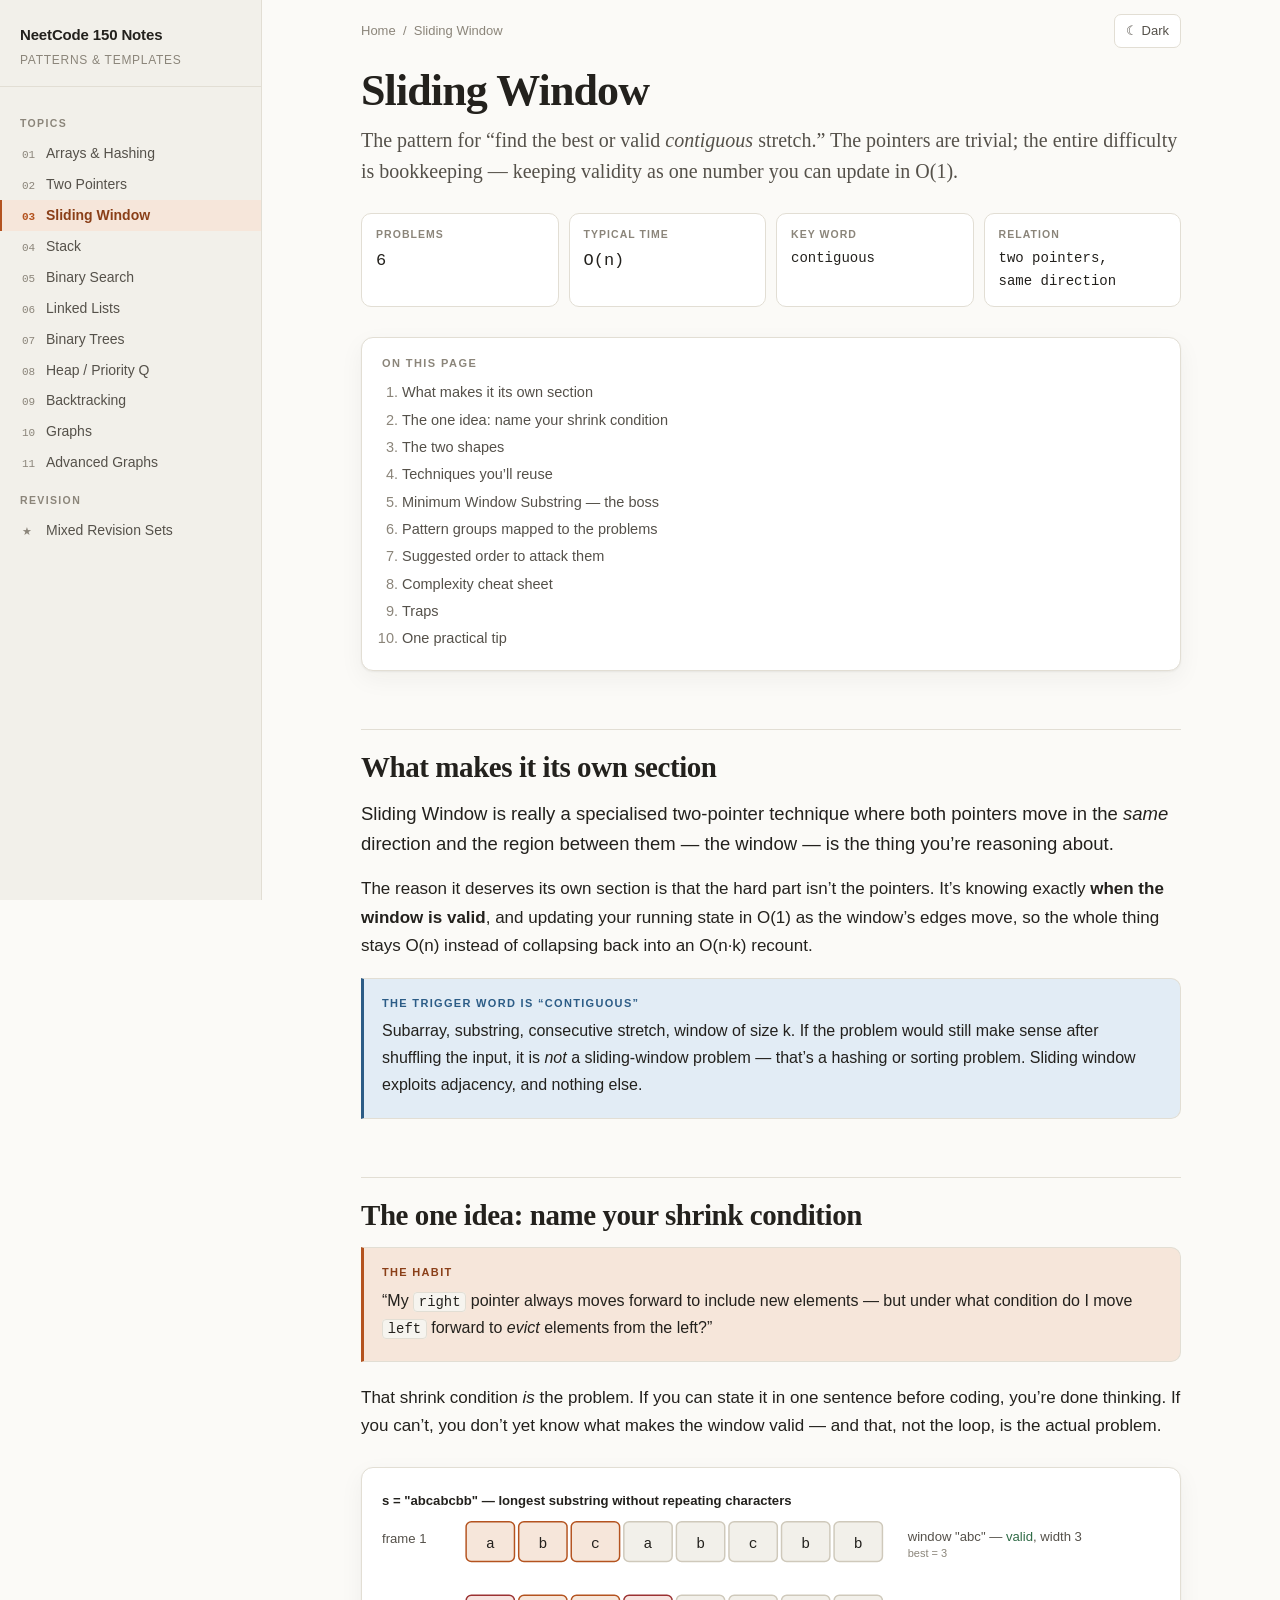
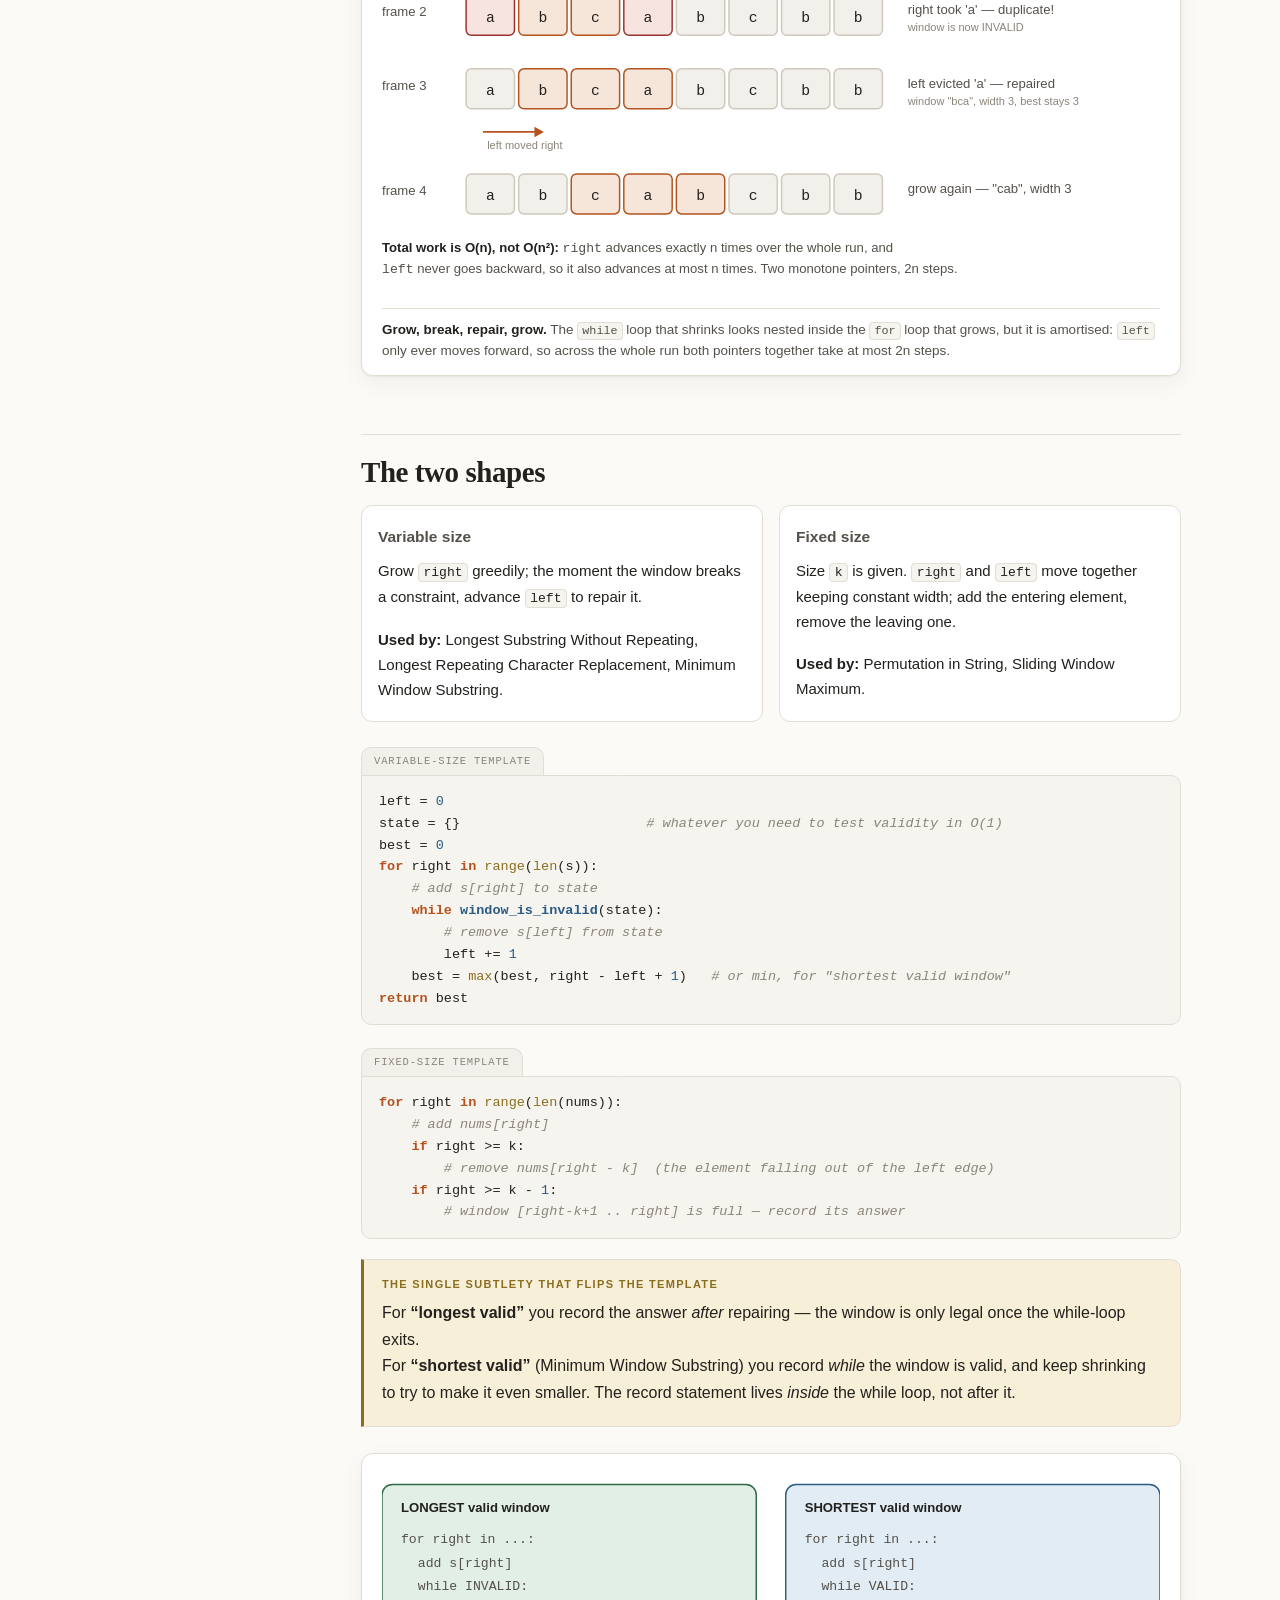
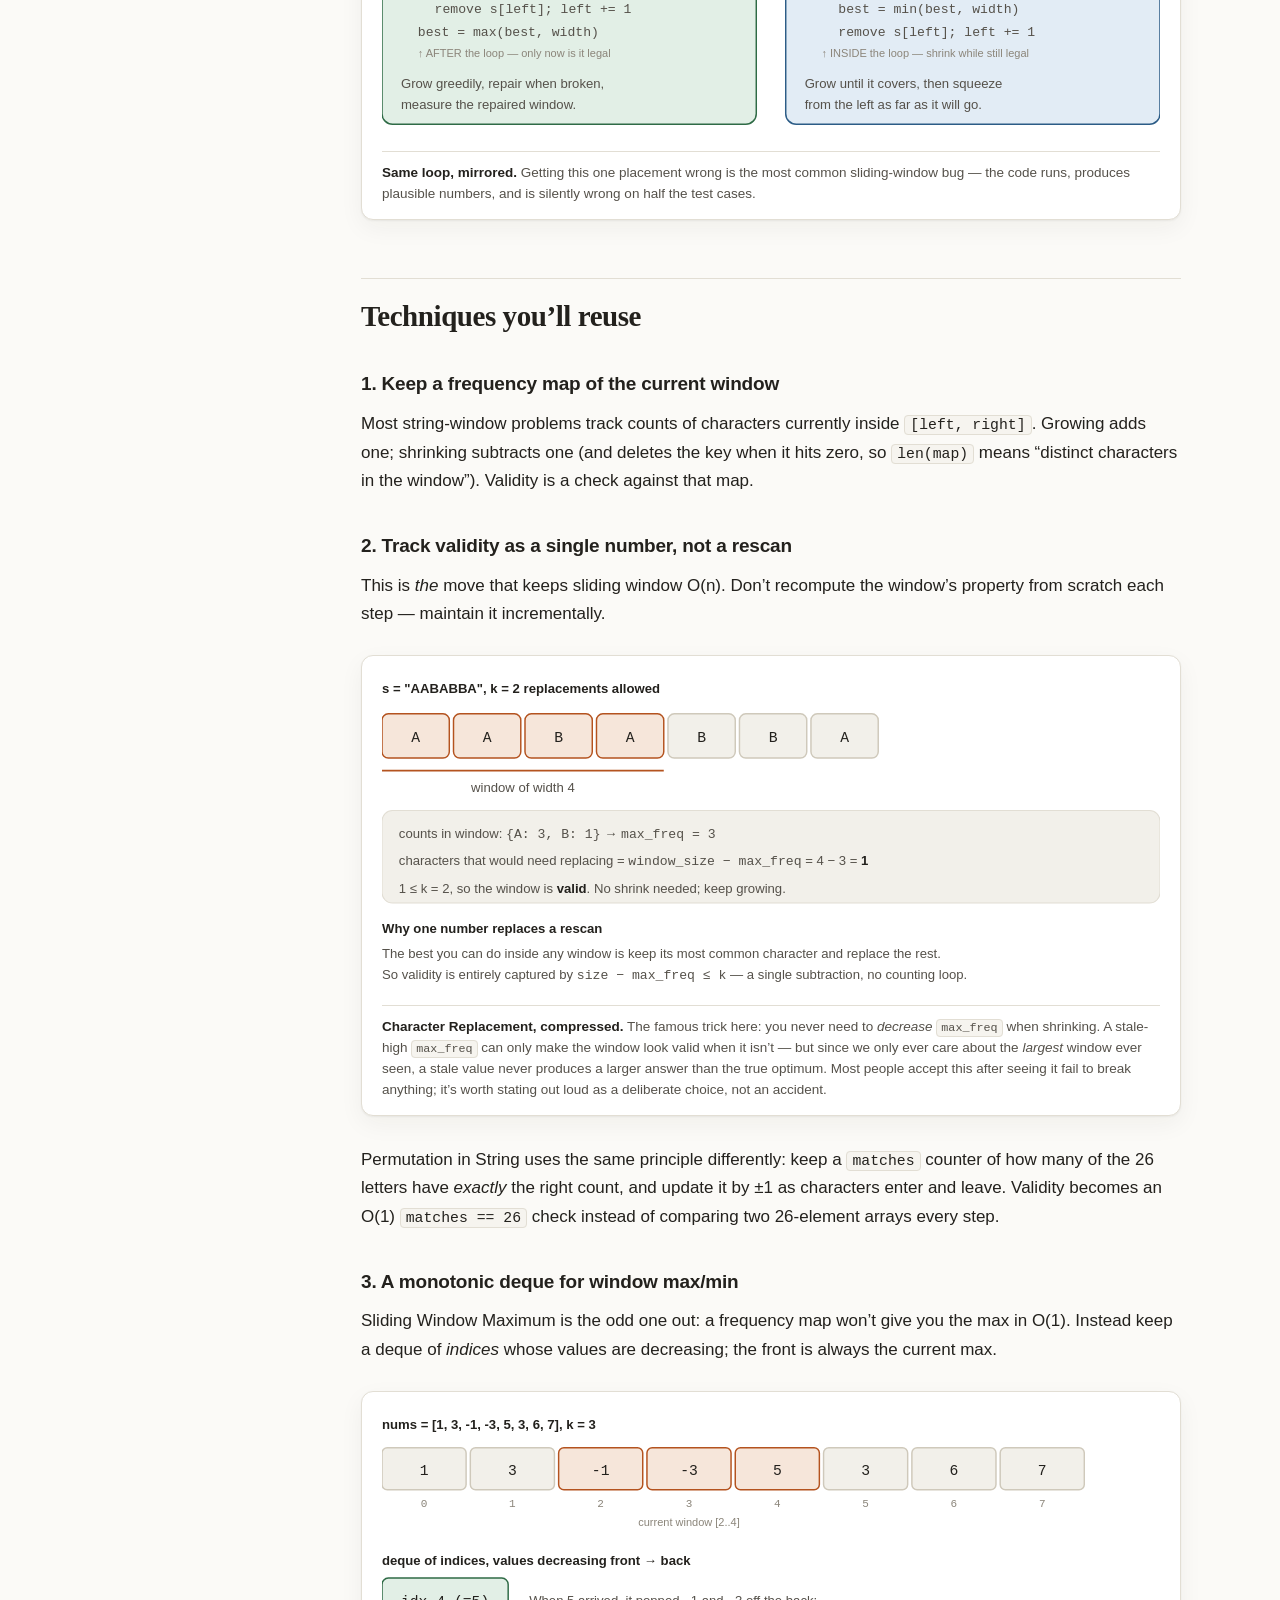
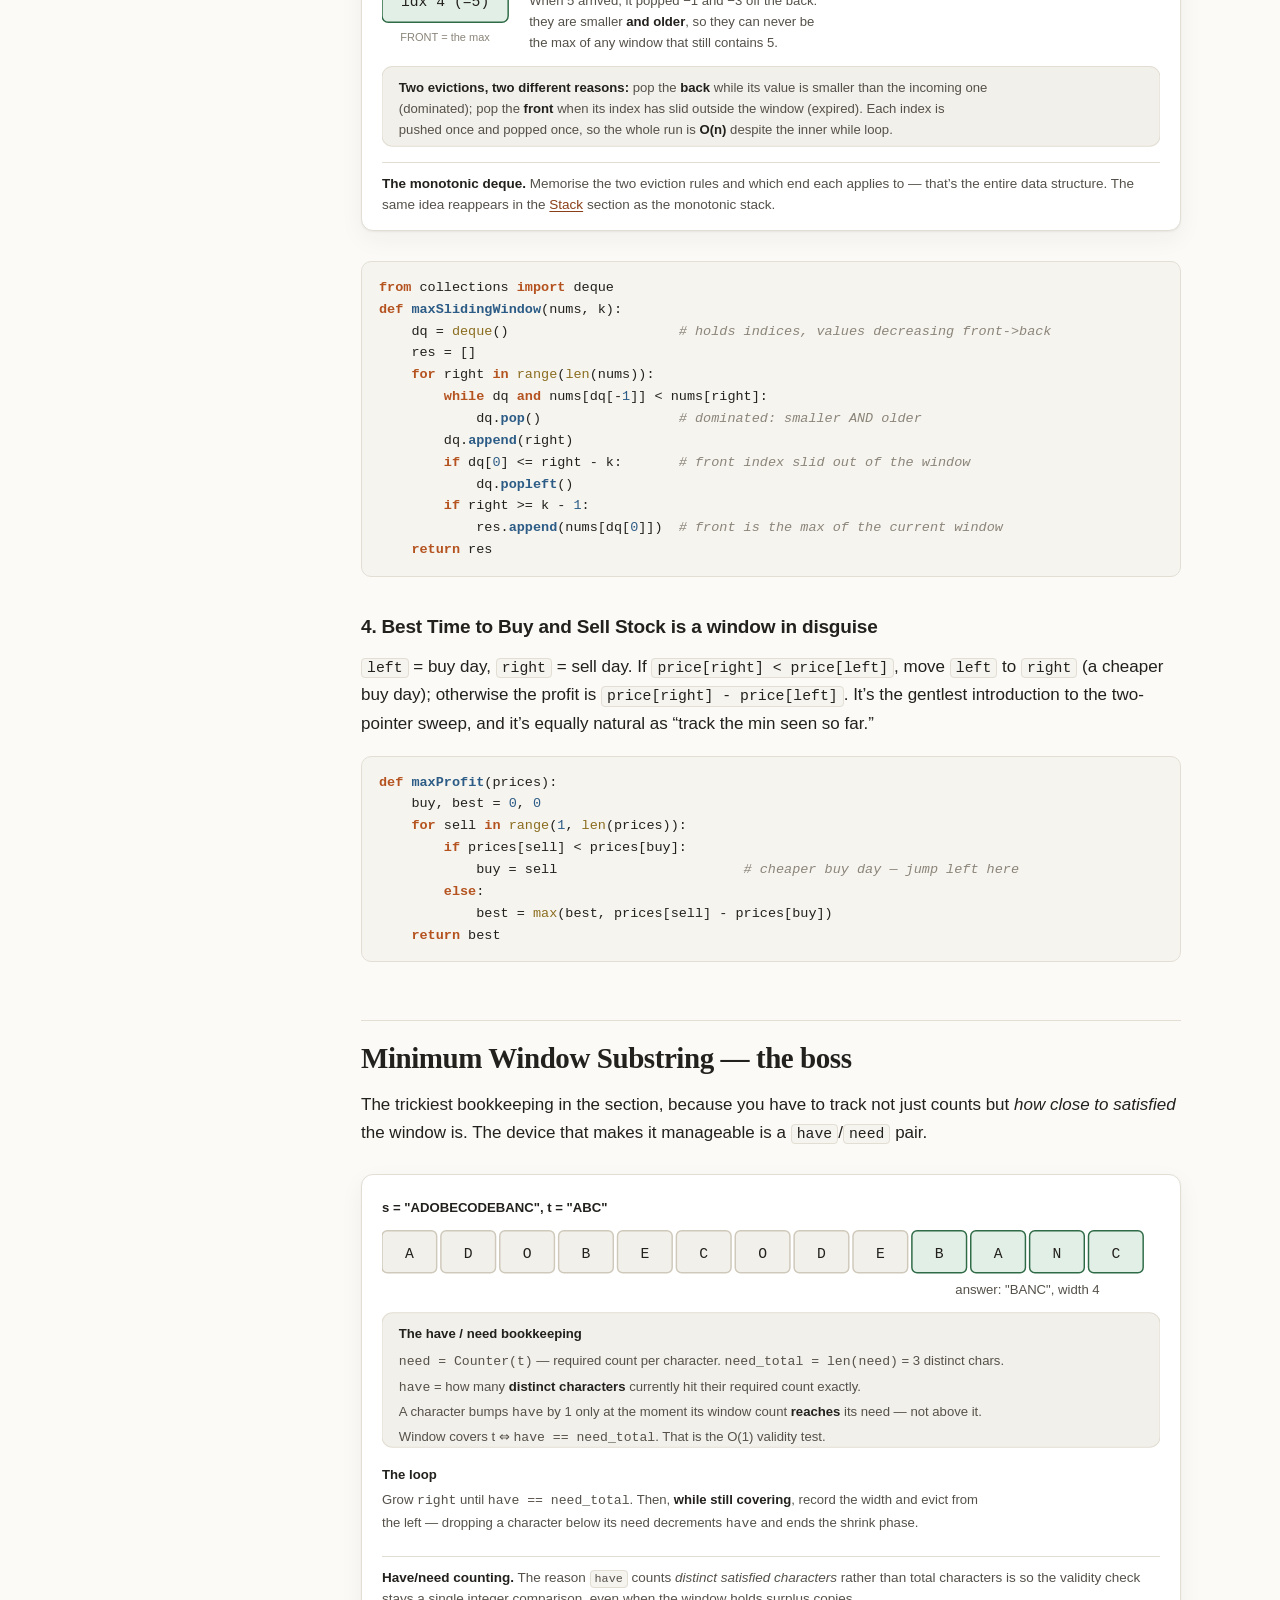
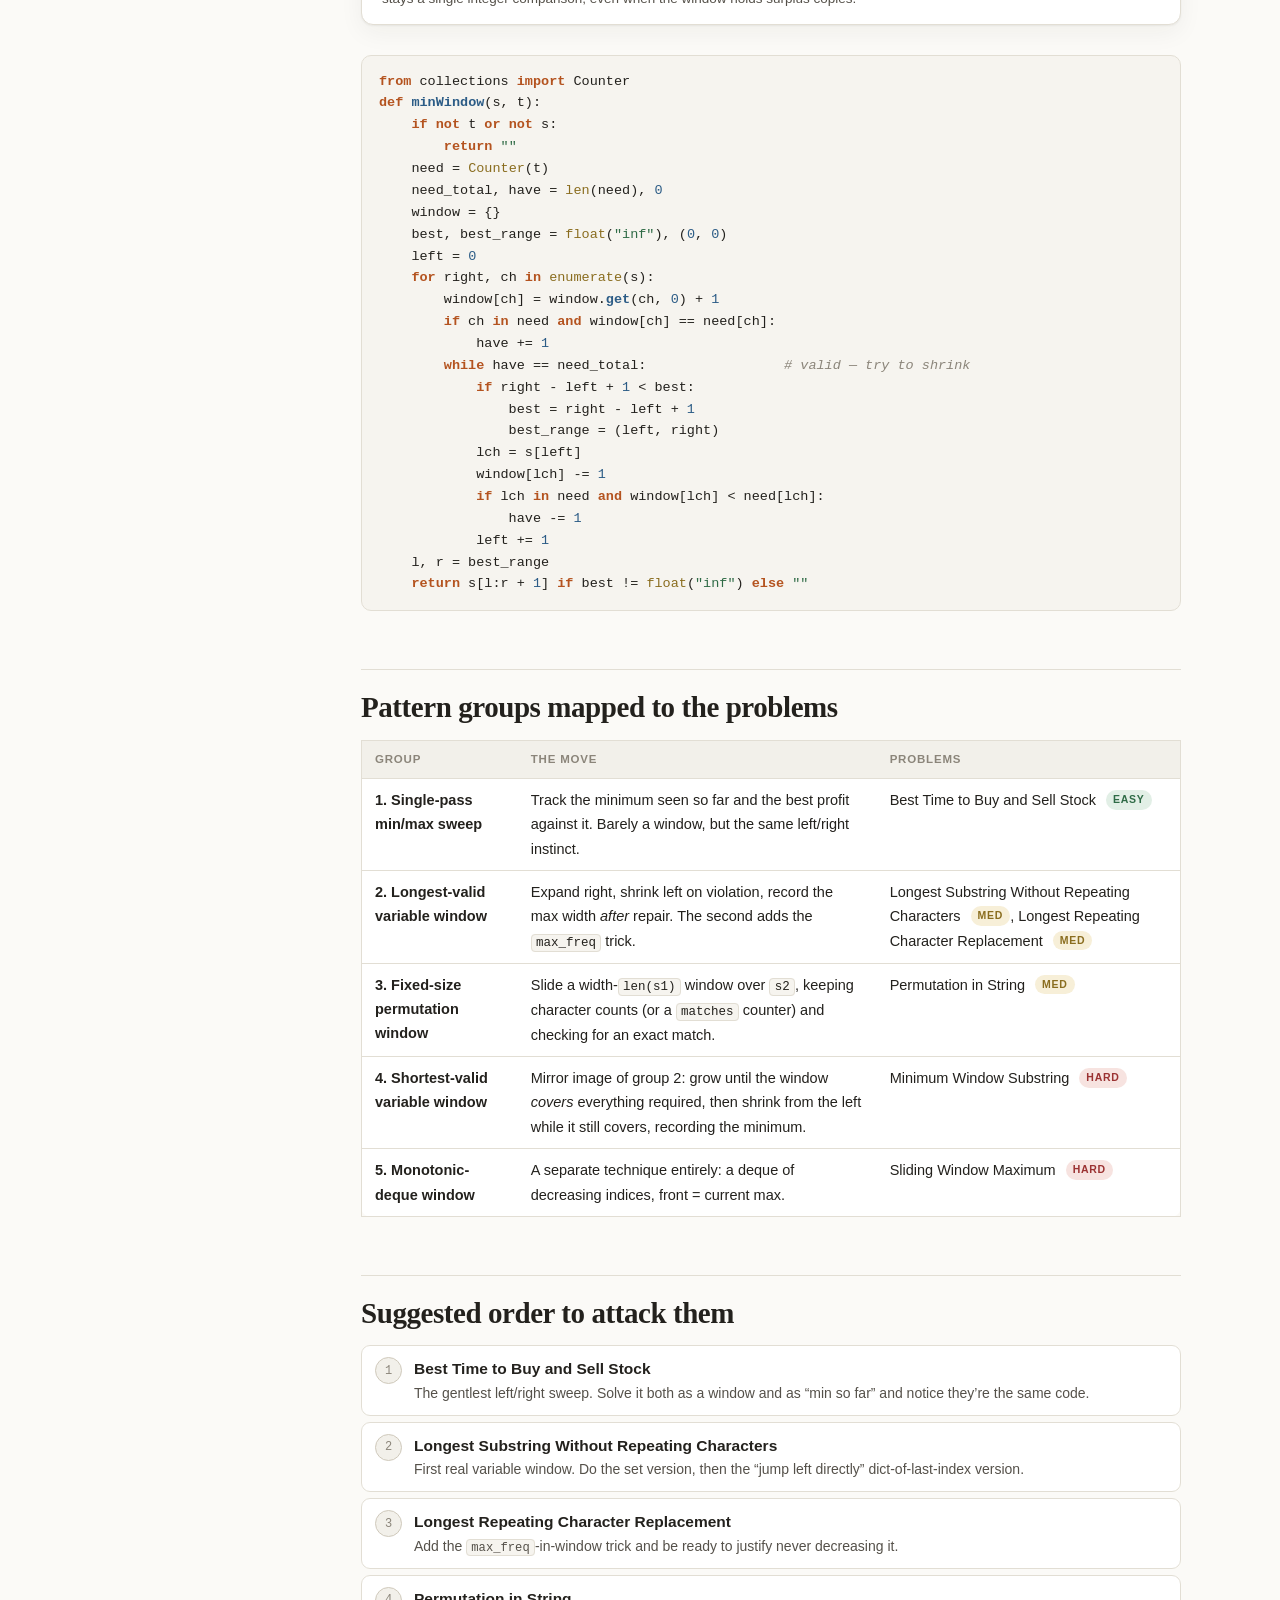
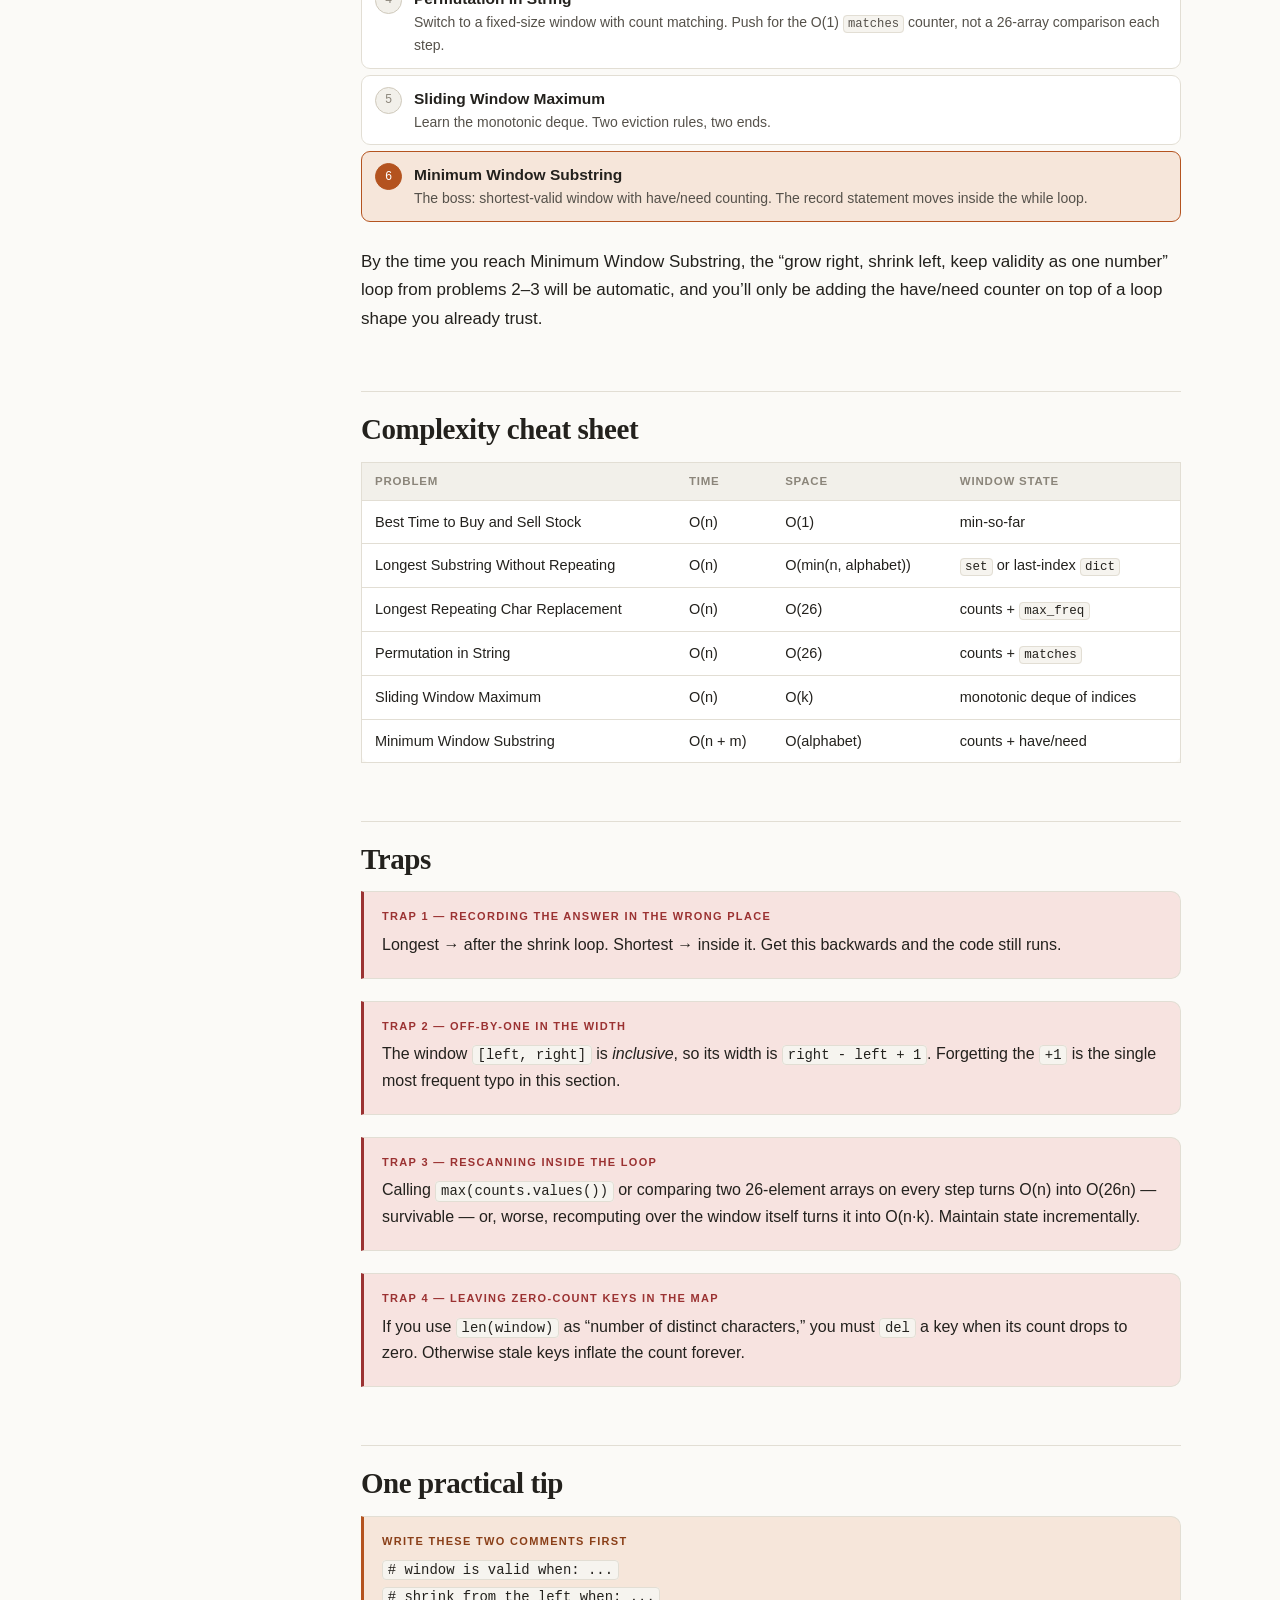
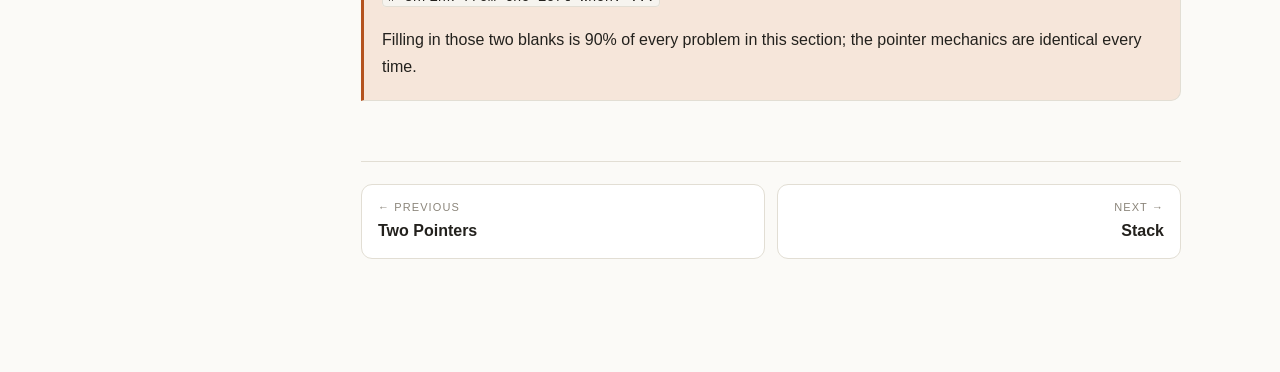
<file: SlidingWindow/sliding_window.html>
<!DOCTYPE html>
<html lang="en">
<head>
<meta charset="utf-8">
<meta name="viewport" content="width=device-width, initial-scale=1">
<title>Sliding Window — NeetCode 150 Notes</title>
<link rel="stylesheet" href="../assets/style.css">
</head>
<body data-page="window" data-root="..">
<div class="layout">
<main class="content">
<article class="article">

<div class="topbar"></div>

<h1>Sliding Window</h1>
<p class="deck">The pattern for &ldquo;find the best or valid <em>contiguous</em> stretch.&rdquo; The pointers are trivial; the entire difficulty is bookkeeping &mdash; keeping validity as one number you can update in O(1).</p>

<div class="facts">
  <div class="fact"><div class="k">Problems</div><div class="v">6</div></div>
  <div class="fact"><div class="k">Typical time</div><div class="v">O(n)</div></div>
  <div class="fact"><div class="k">Key word</div><div class="v" style="font-size:14px">contiguous</div></div>
  <div class="fact"><div class="k">Relation</div><div class="v" style="font-size:14px">two pointers, same&nbsp;direction</div></div>
</div>

<div class="toc"></div>

<h2>What makes it its own section</h2>

<p class="lead-in">Sliding Window is really a specialised two-pointer technique where both pointers move in the <em>same</em> direction and the region between them &mdash; the window &mdash; is the thing you&rsquo;re reasoning about.</p>

<p>The reason it deserves its own section is that the hard part isn&rsquo;t the pointers. It&rsquo;s knowing exactly <strong>when the window is valid</strong>, and updating your running state in O(1) as the window&rsquo;s edges move, so the whole thing stays O(n) instead of collapsing back into an O(n·k) recount.</p>

<div class="callout note">
  <span class="ct">The trigger word is &ldquo;contiguous&rdquo;</span>
  <p>Subarray, substring, consecutive stretch, window of size k. If the problem would still make sense after shuffling the input, it is <em>not</em> a sliding-window problem &mdash; that&rsquo;s a hashing or sorting problem. Sliding window exploits adjacency, and nothing else.</p>
</div>

<h2>The one idea: name your shrink condition</h2>

<div class="callout key">
  <span class="ct">The habit</span>
  <p>&ldquo;My <code>right</code> pointer always moves forward to include new elements &mdash; but under what condition do I move <code>left</code> forward to <em>evict</em> elements from the left?&rdquo;</p>
</div>

<p>That shrink condition <em>is</em> the problem. If you can state it in one sentence before coding, you&rsquo;re done thinking. If you can&rsquo;t, you don&rsquo;t yet know what makes the window valid &mdash; and that, not the loop, is the actual problem.</p>

<figure>
<svg viewBox="0 0 740 386" role="img" aria-label="A window growing right and shrinking from the left across four frames">
  <text class="capb" x="0" y="16">s = "abcabcbb" — longest substring without repeating characters</text>

  <!-- frame 1 -->
  <text class="cap" x="0" y="52">frame 1</text>
  <g transform="translate(80,32)">
    <rect class="sv-acc" x="0"  y="0" width="46" height="38" rx="5"/><text class="val" x="23"  y="25" text-anchor="middle">a</text>
    <rect class="sv-acc" x="50" y="0" width="46" height="38" rx="5"/><text class="val" x="73"  y="25" text-anchor="middle">b</text>
    <rect class="sv-acc" x="100" y="0" width="46" height="38" rx="5"/><text class="val" x="123" y="25" text-anchor="middle">c</text>
    <rect class="cell" x="150" y="0" width="46" height="38" rx="5"/><text class="val" x="173" y="25" text-anchor="middle">a</text>
    <rect class="cell" x="200" y="0" width="46" height="38" rx="5"/><text class="val" x="223" y="25" text-anchor="middle">b</text>
    <rect class="cell" x="250" y="0" width="46" height="38" rx="5"/><text class="val" x="273" y="25" text-anchor="middle">c</text>
    <rect class="cell" x="300" y="0" width="46" height="38" rx="5"/><text class="val" x="323" y="25" text-anchor="middle">b</text>
    <rect class="cell" x="350" y="0" width="46" height="38" rx="5"/><text class="val" x="373" y="25" text-anchor="middle">b</text>
  </g>
  <text class="cap" x="500" y="50">window "abc" — <tspan class="t-good">valid</tspan>, width 3</text>
  <text class="tiny" x="500" y="66">best = 3</text>

  <!-- frame 2 -->
  <text class="cap" x="0" y="122">frame 2</text>
  <g transform="translate(80,102)">
    <rect class="sv-bad" x="0"  y="0" width="46" height="38" rx="5"/><text class="val" x="23"  y="25" text-anchor="middle">a</text>
    <rect class="sv-acc" x="50" y="0" width="46" height="38" rx="5"/><text class="val" x="73"  y="25" text-anchor="middle">b</text>
    <rect class="sv-acc" x="100" y="0" width="46" height="38" rx="5"/><text class="val" x="123" y="25" text-anchor="middle">c</text>
    <rect class="sv-bad" x="150" y="0" width="46" height="38" rx="5"/><text class="val" x="173" y="25" text-anchor="middle">a</text>
    <rect class="cell" x="200" y="0" width="46" height="38" rx="5"/><text class="val" x="223" y="25" text-anchor="middle">b</text>
    <rect class="cell" x="250" y="0" width="46" height="38" rx="5"/><text class="val" x="273" y="25" text-anchor="middle">c</text>
    <rect class="cell" x="300" y="0" width="46" height="38" rx="5"/><text class="val" x="323" y="25" text-anchor="middle">b</text>
    <rect class="cell" x="350" y="0" width="46" height="38" rx="5"/><text class="val" x="373" y="25" text-anchor="middle">b</text>
  </g>
  <text class="cap t-bad" x="500" y="120">right took 'a' — duplicate!</text>
  <text class="tiny" x="500" y="136">window is now INVALID</text>

  <!-- frame 3 -->
  <text class="cap" x="0" y="192">frame 3</text>
  <g transform="translate(80,172)">
    <rect class="cell" x="0"  y="0" width="46" height="38" rx="5"/><text class="val" x="23"  y="25" text-anchor="middle">a</text>
    <rect class="sv-acc" x="50" y="0" width="46" height="38" rx="5"/><text class="val" x="73"  y="25" text-anchor="middle">b</text>
    <rect class="sv-acc" x="100" y="0" width="46" height="38" rx="5"/><text class="val" x="123" y="25" text-anchor="middle">c</text>
    <rect class="sv-acc" x="150" y="0" width="46" height="38" rx="5"/><text class="val" x="173" y="25" text-anchor="middle">a</text>
    <rect class="cell" x="200" y="0" width="46" height="38" rx="5"/><text class="val" x="223" y="25" text-anchor="middle">b</text>
    <rect class="cell" x="250" y="0" width="46" height="38" rx="5"/><text class="val" x="273" y="25" text-anchor="middle">c</text>
    <rect class="cell" x="300" y="0" width="46" height="38" rx="5"/><text class="val" x="323" y="25" text-anchor="middle">b</text>
    <rect class="cell" x="350" y="0" width="46" height="38" rx="5"/><text class="val" x="373" y="25" text-anchor="middle">b</text>
  </g>
  <text class="cap t-good" x="500" y="190">left evicted 'a' — repaired</text>
  <text class="tiny" x="500" y="206">window "bca", width 3, best stays 3</text>
  <path class="s-acc" d="M96 232 L146 232"/><path class="f-acc" d="M154 232 l-9,-5 l0,10 z"/>
  <text class="tiny t-acc" x="100" y="248">left moved right</text>

  <!-- frame 4 -->
  <text class="cap" x="0" y="292">frame 4</text>
  <g transform="translate(80,272)">
    <rect class="cell" x="0"  y="0" width="46" height="38" rx="5"/><text class="val" x="23"  y="25" text-anchor="middle">a</text>
    <rect class="cell" x="50" y="0" width="46" height="38" rx="5"/><text class="val" x="73"  y="25" text-anchor="middle">b</text>
    <rect class="sv-acc" x="100" y="0" width="46" height="38" rx="5"/><text class="val" x="123" y="25" text-anchor="middle">c</text>
    <rect class="sv-acc" x="150" y="0" width="46" height="38" rx="5"/><text class="val" x="173" y="25" text-anchor="middle">a</text>
    <rect class="sv-acc" x="200" y="0" width="46" height="38" rx="5"/><text class="val" x="223" y="25" text-anchor="middle">b</text>
    <rect class="cell" x="250" y="0" width="46" height="38" rx="5"/><text class="val" x="273" y="25" text-anchor="middle">c</text>
    <rect class="cell" x="300" y="0" width="46" height="38" rx="5"/><text class="val" x="323" y="25" text-anchor="middle">b</text>
    <rect class="cell" x="350" y="0" width="46" height="38" rx="5"/><text class="val" x="373" y="25" text-anchor="middle">b</text>
  </g>
  <text class="cap" x="500" y="290">grow again — "cab", width 3</text>

  <text class="cap" x="0" y="346"><tspan class="capb">Total work is O(n), not O(n²):</tspan> <tspan class="sv-mono">right</tspan> advances exactly n times over the whole run, and</text>
  <text class="cap" x="0" y="366"><tspan class="sv-mono">left</tspan> never goes backward, so it also advances at most n times. Two monotone pointers, 2n steps.</text>
</svg>
<figcaption><b>Grow, break, repair, grow.</b> The <code>while</code> loop that shrinks looks nested inside the <code>for</code> loop that grows, but it is amortised: <code>left</code> only ever moves forward, so across the whole run both pointers together take at most 2n steps.</figcaption>
</figure>

<h2>The two shapes</h2>

<div class="two-col">
<div>
<h4>Variable size</h4>
<p style="font-size:15px">Grow <code>right</code> greedily; the moment the window breaks a constraint, advance <code>left</code> to repair it.</p>
<p style="font-size:15px"><b>Used by:</b> Longest Substring Without Repeating, Longest Repeating Character Replacement, Minimum Window Substring.</p>
</div>
<div>
<h4>Fixed size</h4>
<p style="font-size:15px">Size <code>k</code> is given. <code>right</code> and <code>left</code> move together keeping constant width; add the entering element, remove the leaving one.</p>
<p style="font-size:15px"><b>Used by:</b> Permutation in String, Sliding Window Maximum.</p>
</div>
</div>

<div class="code-label">variable-size template</div>
<pre><code>left = 0
state = {}                       # whatever you need to test validity in O(1)
best = 0
for right in range(len(s)):
    # add s[right] to state
    while window_is_invalid(state):
        # remove s[left] from state
        left += 1
    best = max(best, right - left + 1)   # or min, for "shortest valid window"
return best
</code></pre>

<div class="code-label">fixed-size template</div>
<pre><code>for right in range(len(nums)):
    # add nums[right]
    if right &gt;= k:
        # remove nums[right - k]  (the element falling out of the left edge)
    if right &gt;= k - 1:
        # window [right-k+1 .. right] is full — record its answer
</code></pre>

<div class="callout watch">
  <span class="ct">The single subtlety that flips the template</span>
  <p>For <b>&ldquo;longest valid&rdquo;</b> you record the answer <em>after</em> repairing &mdash; the window is only legal once the while-loop exits.<br>
  For <b>&ldquo;shortest valid&rdquo;</b> (Minimum Window Substring) you record <em>while</em> the window is valid, and keep shrinking to try to make it even smaller. The record statement lives <em>inside</em> the while loop, not after it.</p>
</div>

<figure>
<svg viewBox="0 0 740 250" role="img" aria-label="Where the answer is recorded differs between longest-valid and shortest-valid problems">
  <rect class="sv-good" x="0" y="10" width="356" height="228" rx="10"/>
  <text class="capb t-good" x="18" y="36">LONGEST valid window</text>
  <text class="cap sv-mono" x="18" y="66">for right in ...:</text>
  <text class="cap sv-mono" x="34" y="88">add s[right]</text>
  <text class="cap sv-mono" x="34" y="110">while INVALID:</text>
  <text class="cap sv-mono" x="50" y="132">remove s[left]; left += 1</text>
  <text class="cap sv-mono t-good" x="34" y="154">best = max(best, width)</text>
  <text class="tiny t-good" x="34" y="174">↑ AFTER the loop — only now is it legal</text>
  <text class="cap" x="18" y="204">Grow greedily, repair when broken,</text>
  <text class="cap" x="18" y="224">measure the repaired window.</text>

  <rect class="sv-info" x="384" y="10" width="356" height="228" rx="10"/>
  <text class="capb t-info" x="402" y="36">SHORTEST valid window</text>
  <text class="cap sv-mono" x="402" y="66">for right in ...:</text>
  <text class="cap sv-mono" x="418" y="88">add s[right]</text>
  <text class="cap sv-mono" x="418" y="110">while VALID:</text>
  <text class="cap sv-mono t-info" x="434" y="132">best = min(best, width)</text>
  <text class="cap sv-mono" x="434" y="154">remove s[left]; left += 1</text>
  <text class="tiny t-info" x="418" y="174">↑ INSIDE the loop — shrink while still legal</text>
  <text class="cap" x="402" y="204">Grow until it covers, then squeeze</text>
  <text class="cap" x="402" y="224">from the left as far as it will go.</text>
</svg>
<figcaption><b>Same loop, mirrored.</b> Getting this one placement wrong is the most common sliding-window bug &mdash; the code runs, produces plausible numbers, and is silently wrong on half the test cases.</figcaption>
</figure>

<h2>Techniques you&rsquo;ll reuse</h2>

<h3>1. Keep a frequency map of the current window</h3>

<p>Most string-window problems track counts of characters currently inside <code>[left, right]</code>. Growing adds one; shrinking subtracts one (and deletes the key when it hits zero, so <code>len(map)</code> means &ldquo;distinct characters in the window&rdquo;). Validity is a check against that map.</p>

<h3>2. Track validity as a single number, not a rescan</h3>

<p>This is <em>the</em> move that keeps sliding window O(n). Don&rsquo;t recompute the window&rsquo;s property from scratch each step &mdash; maintain it incrementally.</p>

<figure>
<svg viewBox="0 0 740 300" role="img" aria-label="Longest repeating character replacement: validity as window size minus max frequency">
  <text class="capb" x="0" y="16">s = "AABABBA", k = 2 replacements allowed</text>

  <g>
    <rect class="sv-acc" x="0"   y="36" width="64" height="42" rx="6"/><text class="val" x="32"  y="63" text-anchor="middle">A</text>
    <rect class="sv-acc" x="68"  y="36" width="64" height="42" rx="6"/><text class="val" x="100" y="63" text-anchor="middle">A</text>
    <rect class="sv-acc" x="136" y="36" width="64" height="42" rx="6"/><text class="val" x="168" y="63" text-anchor="middle">B</text>
    <rect class="sv-acc" x="204" y="36" width="64" height="42" rx="6"/><text class="val" x="236" y="63" text-anchor="middle">A</text>
    <rect class="cell"   x="272" y="36" width="64" height="42" rx="6"/><text class="val" x="304" y="63" text-anchor="middle">B</text>
    <rect class="cell"   x="340" y="36" width="64" height="42" rx="6"/><text class="val" x="372" y="63" text-anchor="middle">B</text>
    <rect class="cell"   x="408" y="36" width="64" height="42" rx="6"/><text class="val" x="440" y="63" text-anchor="middle">A</text>
  </g>
  <path class="s-acc" d="M0 90 L268 90"/>
  <text class="cap t-acc" x="134" y="110" text-anchor="middle">window of width 4</text>

  <rect class="panel" x="0" y="128" width="740" height="88" rx="10"/>
  <text class="cap" x="16" y="154">counts in window: <tspan class="sv-mono">{A: 3, B: 1}</tspan>   &#8594;   <tspan class="sv-mono">max_freq = 3</tspan></text>
  <text class="cap" x="16" y="180">characters that would need replacing = <tspan class="sv-mono">window_size − max_freq</tspan> = 4 − 3 = <tspan class="capb">1</tspan></text>
  <text class="cap t-good" x="16" y="206">1 &#8804; k = 2, so the window is <tspan class="capb">valid</tspan>. No shrink needed; keep growing.</text>

  <text class="capb" x="0" y="244">Why one number replaces a rescan</text>
  <text class="cap" x="0" y="268">The best you can do inside any window is keep its most common character and replace the rest.</text>
  <text class="cap" x="0" y="288">So validity is entirely captured by <tspan class="sv-mono">size − max_freq &#8804; k</tspan> — a single subtraction, no counting loop.</text>
</svg>
<figcaption><b>Character Replacement, compressed.</b> The famous trick here: you never need to <em>decrease</em> <code>max_freq</code> when shrinking. A stale-high <code>max_freq</code> can only make the window look valid when it isn&rsquo;t &mdash; but since we only ever care about the <em>largest</em> window ever seen, a stale value never produces a larger answer than the true optimum. Most people accept this after seeing it fail to break anything; it&rsquo;s worth stating out loud as a deliberate choice, not an accident.</figcaption>
</figure>

<p>Permutation in String uses the same principle differently: keep a <code>matches</code> counter of how many of the 26 letters have <em>exactly</em> the right count, and update it by ±1 as characters enter and leave. Validity becomes an O(1) <code>matches == 26</code> check instead of comparing two 26-element arrays every step.</p>

<h3>3. A monotonic deque for window max/min</h3>

<p>Sliding Window Maximum is the odd one out: a frequency map won&rsquo;t give you the max in O(1). Instead keep a deque of <em>indices</em> whose values are decreasing; the front is always the current max.</p>

<figure>
<svg viewBox="0 0 740 320" role="img" aria-label="Monotonic deque maintaining the maximum of a sliding window">
  <text class="capb" x="0" y="16">nums = [1, 3, -1, -3, 5, 3, 6, 7], k = 3</text>

  <!-- array -->
  <g>
    <rect class="cell" x="0"   y="34" width="80" height="40" rx="5"/><text class="val" x="40"  y="60" text-anchor="middle">1</text><text class="idx" x="40" y="90" text-anchor="middle">0</text>
    <rect class="cell" x="84"  y="34" width="80" height="40" rx="5"/><text class="val" x="124" y="60" text-anchor="middle">3</text><text class="idx" x="124" y="90" text-anchor="middle">1</text>
    <rect class="sv-acc" x="168" y="34" width="80" height="40" rx="5"/><text class="val" x="208" y="60" text-anchor="middle">-1</text><text class="idx" x="208" y="90" text-anchor="middle">2</text>
    <rect class="sv-acc" x="252" y="34" width="80" height="40" rx="5"/><text class="val" x="292" y="60" text-anchor="middle">-3</text><text class="idx" x="292" y="90" text-anchor="middle">3</text>
    <rect class="sv-acc" x="336" y="34" width="80" height="40" rx="5"/><text class="val" x="376" y="60" text-anchor="middle">5</text><text class="idx" x="376" y="90" text-anchor="middle">4</text>
    <rect class="cell" x="420" y="34" width="80" height="40" rx="5"/><text class="val" x="460" y="60" text-anchor="middle">3</text><text class="idx" x="460" y="90" text-anchor="middle">5</text>
    <rect class="cell" x="504" y="34" width="80" height="40" rx="5"/><text class="val" x="544" y="60" text-anchor="middle">6</text><text class="idx" x="544" y="90" text-anchor="middle">6</text>
    <rect class="cell" x="588" y="34" width="80" height="40" rx="5"/><text class="val" x="628" y="60" text-anchor="middle">7</text><text class="idx" x="628" y="90" text-anchor="middle">7</text>
  </g>
  <text class="tiny t-acc" x="292" y="108" text-anchor="middle">current window [2..4]</text>

  <!-- deque -->
  <text class="capb" x="0" y="146">deque of indices, values decreasing front → back</text>
  <g>
    <rect class="sv-good" x="0"   y="158" width="120" height="42" rx="6"/><text class="val" x="60"  y="185" text-anchor="middle">idx 4 (=5)</text>
    <text class="tiny t-good" x="60" y="218" text-anchor="middle">FRONT = the max</text>
  </g>
  <text class="cap" x="140" y="184">When 5 arrived, it popped −1 and −3 off the back:</text>
  <text class="cap" x="140" y="204">they are smaller <tspan class="capb">and older</tspan>, so they can never be</text>
  <text class="cap" x="140" y="224">the max of any window that still contains 5.</text>

  <rect class="panel" x="0" y="242" width="740" height="76" rx="10"/>
  <text class="cap" x="16" y="266"><tspan class="capb">Two evictions, two different reasons:</tspan> pop the <tspan class="capb">back</tspan> while its value is smaller than the incoming one</text>
  <text class="cap" x="16" y="286">(dominated); pop the <tspan class="capb">front</tspan> when its index has slid outside the window (expired). Each index is</text>
  <text class="cap" x="16" y="306">pushed once and popped once, so the whole run is <tspan class="capb t-good">O(n)</tspan> despite the inner while loop.</text>
</svg>
<figcaption><b>The monotonic deque.</b> Memorise the two eviction rules and which end each applies to &mdash; that&rsquo;s the entire data structure. The same idea reappears in the <a href="../Stack/stack.html">Stack</a> section as the monotonic stack.</figcaption>
</figure>

<pre><code>from collections import deque
def maxSlidingWindow(nums, k):
    dq = deque()                     # holds indices, values decreasing front->back
    res = []
    for right in range(len(nums)):
        while dq and nums[dq[-1]] &lt; nums[right]:
            dq.pop()                 # dominated: smaller AND older
        dq.append(right)
        if dq[0] &lt;= right - k:       # front index slid out of the window
            dq.popleft()
        if right &gt;= k - 1:
            res.append(nums[dq[0]])  # front is the max of the current window
    return res
</code></pre>

<h3>4. Best Time to Buy and Sell Stock is a window in disguise</h3>

<p><code>left</code> = buy day, <code>right</code> = sell day. If <code>price[right] &lt; price[left]</code>, move <code>left</code> to <code>right</code> (a cheaper buy day); otherwise the profit is <code>price[right] - price[left]</code>. It&rsquo;s the gentlest introduction to the two-pointer sweep, and it&rsquo;s equally natural as &ldquo;track the min seen so far.&rdquo;</p>

<pre><code>def maxProfit(prices):
    buy, best = 0, 0
    for sell in range(1, len(prices)):
        if prices[sell] &lt; prices[buy]:
            buy = sell                       # cheaper buy day — jump left here
        else:
            best = max(best, prices[sell] - prices[buy])
    return best
</code></pre>

<h2>Minimum Window Substring &mdash; the boss</h2>

<p>The trickiest bookkeeping in the section, because you have to track not just counts but <em>how close to satisfied</em> the window is. The device that makes it manageable is a <code>have</code>/<code>need</code> pair.</p>

<figure>
<svg viewBox="0 0 740 330" role="img" aria-label="Minimum window substring using have and need counters">
  <text class="capb" x="0" y="16">s = "ADOBECODEBANC", t = "ABC"</text>

  <g>
    <rect class="cell" x="0"   y="34" width="52" height="40" rx="5"/><text class="val" x="26"  y="60" text-anchor="middle">A</text>
    <rect class="cell" x="56"  y="34" width="52" height="40" rx="5"/><text class="val" x="82"  y="60" text-anchor="middle">D</text>
    <rect class="cell" x="112" y="34" width="52" height="40" rx="5"/><text class="val" x="138" y="60" text-anchor="middle">O</text>
    <rect class="cell" x="168" y="34" width="52" height="40" rx="5"/><text class="val" x="194" y="60" text-anchor="middle">B</text>
    <rect class="cell" x="224" y="34" width="52" height="40" rx="5"/><text class="val" x="250" y="60" text-anchor="middle">E</text>
    <rect class="cell" x="280" y="34" width="52" height="40" rx="5"/><text class="val" x="306" y="60" text-anchor="middle">C</text>
    <rect class="cell" x="336" y="34" width="52" height="40" rx="5"/><text class="val" x="362" y="60" text-anchor="middle">O</text>
    <rect class="cell" x="392" y="34" width="52" height="40" rx="5"/><text class="val" x="418" y="60" text-anchor="middle">D</text>
    <rect class="cell" x="448" y="34" width="52" height="40" rx="5"/><text class="val" x="474" y="60" text-anchor="middle">E</text>
    <rect class="sv-good" x="504" y="34" width="52" height="40" rx="5"/><text class="val" x="530" y="60" text-anchor="middle">B</text>
    <rect class="sv-good" x="560" y="34" width="52" height="40" rx="5"/><text class="val" x="586" y="60" text-anchor="middle">A</text>
    <rect class="sv-good" x="616" y="34" width="52" height="40" rx="5"/><text class="val" x="642" y="60" text-anchor="middle">N</text>
    <rect class="sv-good" x="672" y="34" width="52" height="40" rx="5"/><text class="val" x="698" y="60" text-anchor="middle">C</text>
  </g>
  <text class="cap t-good" x="614" y="94" text-anchor="middle">answer: "BANC", width 4</text>

  <rect class="panel" x="0" y="112" width="740" height="128" rx="10"/>
  <text class="capb" x="16" y="136">The have / need bookkeeping</text>
  <text class="cap" x="16" y="162"><tspan class="sv-mono">need = Counter(t)</tspan> &#8212; required count per character. <tspan class="sv-mono">need_total = len(need)</tspan> = 3 distinct chars.</text>
  <text class="cap" x="16" y="186"><tspan class="sv-mono">have</tspan> = how many <tspan class="capb">distinct characters</tspan> currently hit their required count exactly.</text>
  <text class="cap" x="16" y="210">A character bumps <tspan class="sv-mono">have</tspan> by 1 only at the moment its window count <tspan class="capb">reaches</tspan> its need — not above it.</text>
  <text class="cap t-good" x="16" y="234">Window covers t &#8660; <tspan class="sv-mono">have == need_total</tspan>. That is the O(1) validity test.</text>

  <text class="capb" x="0" y="270">The loop</text>
  <text class="cap" x="0" y="294">Grow <tspan class="sv-mono">right</tspan> until <tspan class="sv-mono">have == need_total</tspan>. Then, <tspan class="capb">while still covering</tspan>, record the width and evict from</text>
  <text class="cap" x="0" y="316">the left — dropping a character below its need decrements <tspan class="sv-mono">have</tspan> and ends the shrink phase.</text>
</svg>
<figcaption><b>Have/need counting.</b> The reason <code>have</code> counts <em>distinct satisfied characters</em> rather than total characters is so the validity check stays a single integer comparison, even when the window holds surplus copies.</figcaption>
</figure>

<pre><code>from collections import Counter
def minWindow(s, t):
    if not t or not s:
        return ""
    need = Counter(t)
    need_total, have = len(need), 0
    window = {}
    best, best_range = float("inf"), (0, 0)
    left = 0
    for right, ch in enumerate(s):
        window[ch] = window.get(ch, 0) + 1
        if ch in need and window[ch] == need[ch]:
            have += 1
        while have == need_total:                 # valid — try to shrink
            if right - left + 1 &lt; best:
                best = right - left + 1
                best_range = (left, right)
            lch = s[left]
            window[lch] -= 1
            if lch in need and window[lch] &lt; need[lch]:
                have -= 1
            left += 1
    l, r = best_range
    return s[l:r + 1] if best != float("inf") else ""
</code></pre>

<h2>Pattern groups mapped to the problems</h2>

<div class="table-wrap">
<table>
<thead><tr><th>Group</th><th>The move</th><th>Problems</th></tr></thead>
<tbody>
<tr><td><b>1. Single-pass min/max sweep</b></td><td>Track the minimum seen so far and the best profit against it. Barely a window, but the same left/right instinct.</td><td>Best Time to Buy and Sell Stock <span class="tag easy">easy</span></td></tr>
<tr><td><b>2. Longest-valid variable window</b></td><td>Expand right, shrink left on violation, record the max width <em>after</em> repair. The second adds the <code>max_freq</code> trick.</td><td>Longest Substring Without Repeating Characters <span class="tag med">med</span>, Longest Repeating Character Replacement <span class="tag med">med</span></td></tr>
<tr><td><b>3. Fixed-size permutation window</b></td><td>Slide a width-<code>len(s1)</code> window over <code>s2</code>, keeping character counts (or a <code>matches</code> counter) and checking for an exact match.</td><td>Permutation in String <span class="tag med">med</span></td></tr>
<tr><td><b>4. Shortest-valid variable window</b></td><td>Mirror image of group 2: grow until the window <em>covers</em> everything required, then shrink from the left while it still covers, recording the minimum.</td><td>Minimum Window Substring <span class="tag hard">hard</span></td></tr>
<tr><td><b>5. Monotonic-deque window</b></td><td>A separate technique entirely: a deque of decreasing indices, front = current max.</td><td>Sliding Window Maximum <span class="tag hard">hard</span></td></tr>
</tbody>
</table>
</div>

<h2>Suggested order to attack them</h2>

<ol class="problems">
<li><b>Best Time to Buy and Sell Stock</b><span class="why">The gentlest left/right sweep. Solve it both as a window and as &ldquo;min so far&rdquo; and notice they&rsquo;re the same code.</span></li>
<li><b>Longest Substring Without Repeating Characters</b><span class="why">First real variable window. Do the set version, then the &ldquo;jump left directly&rdquo; dict-of-last-index version.</span></li>
<li><b>Longest Repeating Character Replacement</b><span class="why">Add the <code>max_freq</code>-in-window trick and be ready to justify never decreasing it.</span></li>
<li><b>Permutation in String</b><span class="why">Switch to a fixed-size window with count matching. Push for the O(1) <code>matches</code> counter, not a 26-array comparison each step.</span></li>
<li><b>Sliding Window Maximum</b><span class="why">Learn the monotonic deque. Two eviction rules, two ends.</span></li>
<li class="boss"><b>Minimum Window Substring</b><span class="why">The boss: shortest-valid window with have/need counting. The record statement moves inside the while loop.</span></li>
</ol>

<p>By the time you reach Minimum Window Substring, the &ldquo;grow right, shrink left, keep validity as one number&rdquo; loop from problems 2&ndash;3 will be automatic, and you&rsquo;ll only be adding the have/need counter on top of a loop shape you already trust.</p>

<h2>Complexity cheat sheet</h2>

<div class="table-wrap">
<table>
<thead><tr><th>Problem</th><th>Time</th><th>Space</th><th>Window state</th></tr></thead>
<tbody>
<tr><td>Best Time to Buy and Sell Stock</td><td>O(n)</td><td>O(1)</td><td>min-so-far</td></tr>
<tr><td>Longest Substring Without Repeating</td><td>O(n)</td><td>O(min(n, alphabet))</td><td><code>set</code> or last-index <code>dict</code></td></tr>
<tr><td>Longest Repeating Char Replacement</td><td>O(n)</td><td>O(26)</td><td>counts + <code>max_freq</code></td></tr>
<tr><td>Permutation in String</td><td>O(n)</td><td>O(26)</td><td>counts + <code>matches</code></td></tr>
<tr><td>Sliding Window Maximum</td><td>O(n)</td><td>O(k)</td><td>monotonic deque of indices</td></tr>
<tr><td>Minimum Window Substring</td><td>O(n + m)</td><td>O(alphabet)</td><td>counts + have/need</td></tr>
</tbody>
</table>
</div>

<h2>Traps</h2>

<div class="callout trap">
  <span class="ct">Trap 1 — recording the answer in the wrong place</span>
  <p>Longest → after the shrink loop. Shortest → inside it. Get this backwards and the code still runs.</p>
</div>

<div class="callout trap">
  <span class="ct">Trap 2 — off-by-one in the width</span>
  <p>The window <code>[left, right]</code> is <em>inclusive</em>, so its width is <code>right - left + 1</code>. Forgetting the <code>+1</code> is the single most frequent typo in this section.</p>
</div>

<div class="callout trap">
  <span class="ct">Trap 3 — rescanning inside the loop</span>
  <p>Calling <code>max(counts.values())</code> or comparing two 26-element arrays on every step turns O(n) into O(26n) &mdash; survivable &mdash; or, worse, recomputing over the window itself turns it into O(n·k). Maintain state incrementally.</p>
</div>

<div class="callout trap">
  <span class="ct">Trap 4 — leaving zero-count keys in the map</span>
  <p>If you use <code>len(window)</code> as &ldquo;number of distinct characters,&rdquo; you must <code>del</code> a key when its count drops to zero. Otherwise stale keys inflate the count forever.</p>
</div>

<h2>One practical tip</h2>

<div class="callout key">
  <span class="ct">Write these two comments first</span>
  <p><code># window is valid when: ...</code><br><code># shrink from the left when: ...</code></p>
  <p>Filling in those two blanks is 90% of every problem in this section; the pointer mechanics are identical every time.</p>
</div>

<div class="pager"></div>
</article>
</main>
</div>
<script src="../assets/site.js"></script>
</body>
</html>
</file>
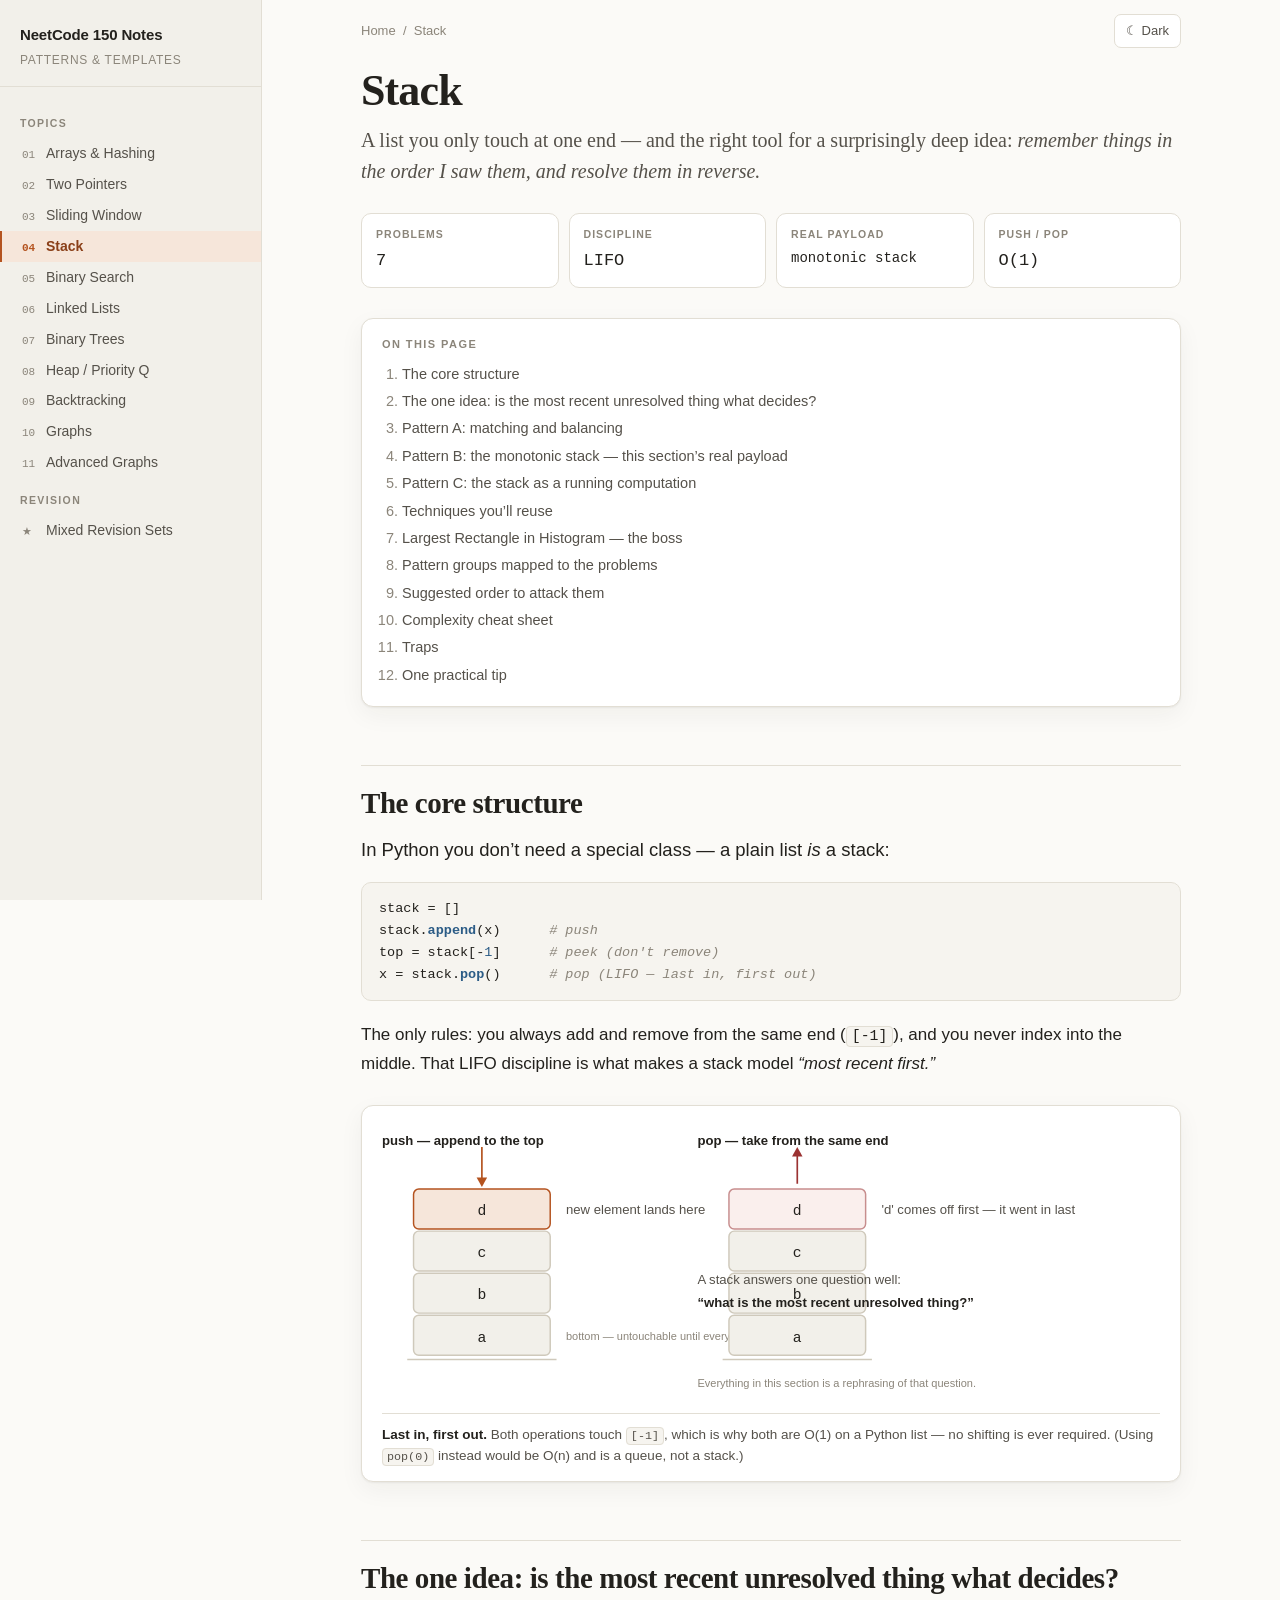
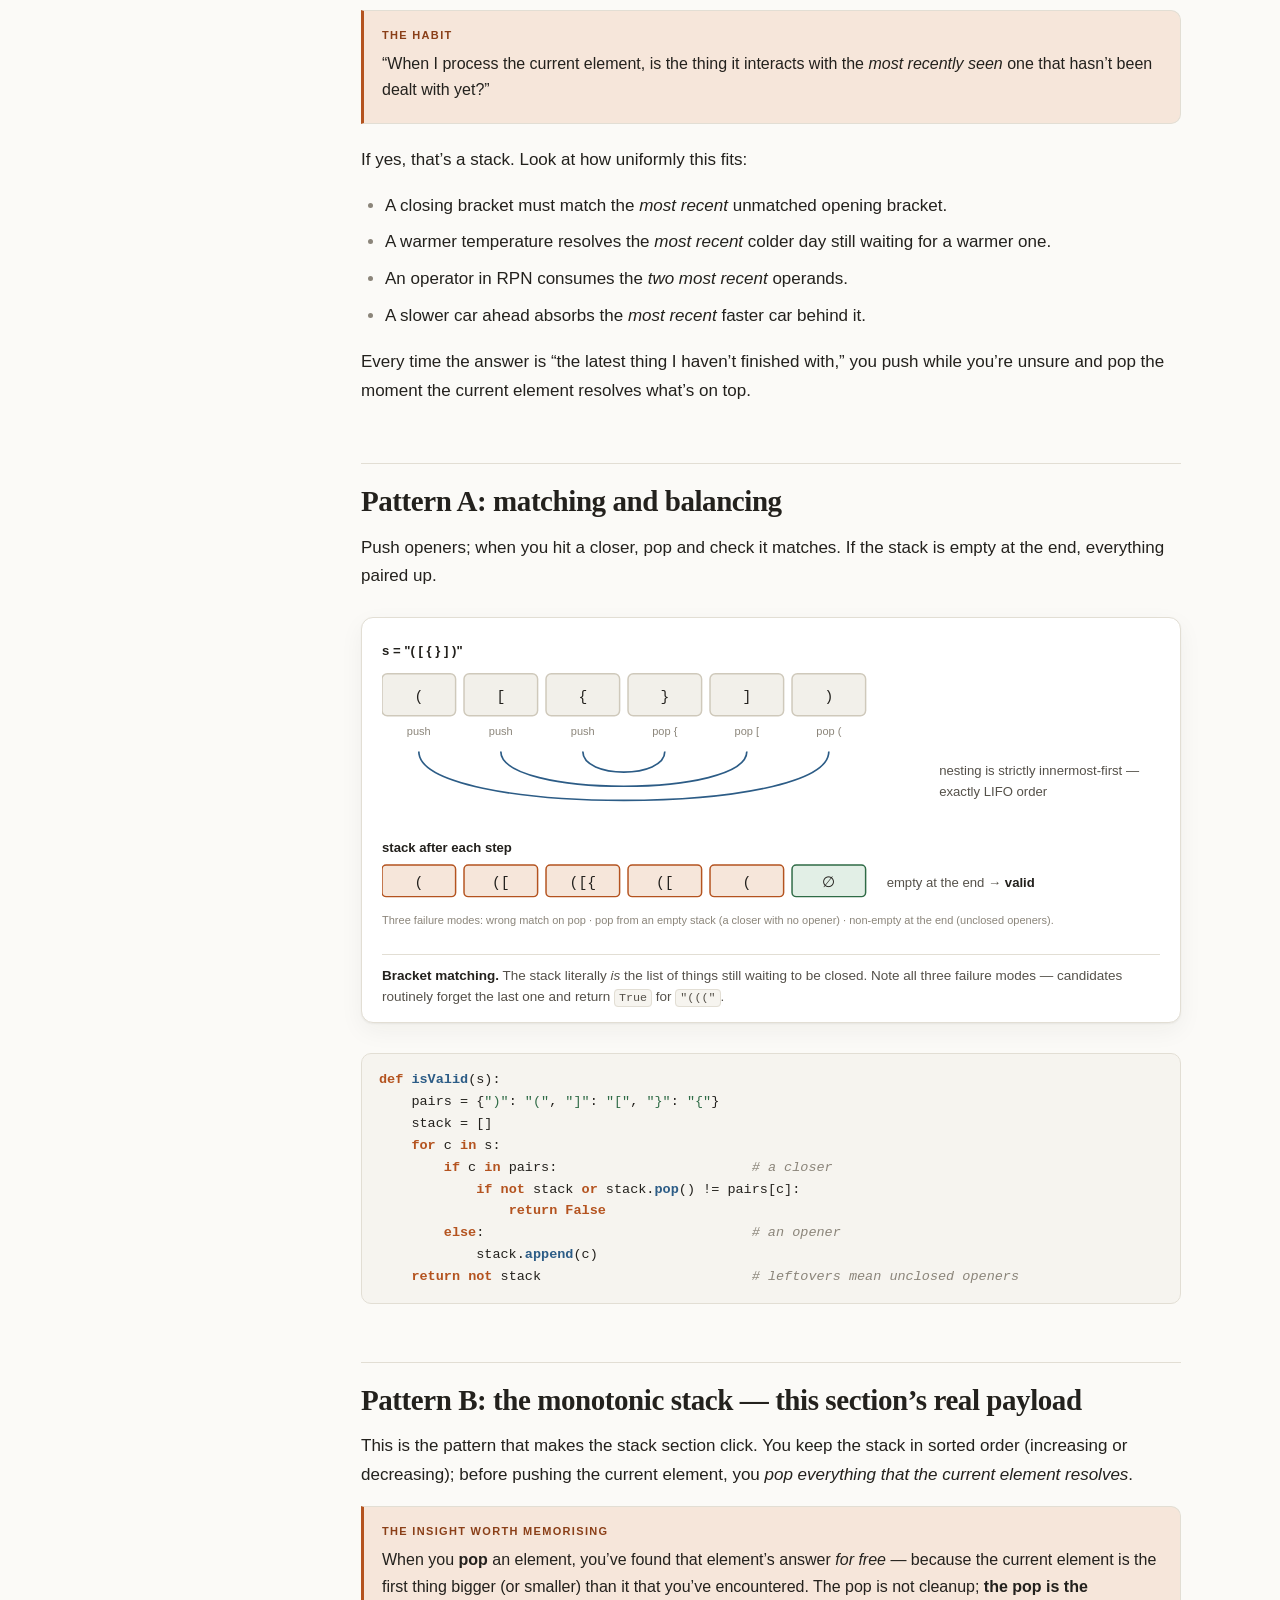
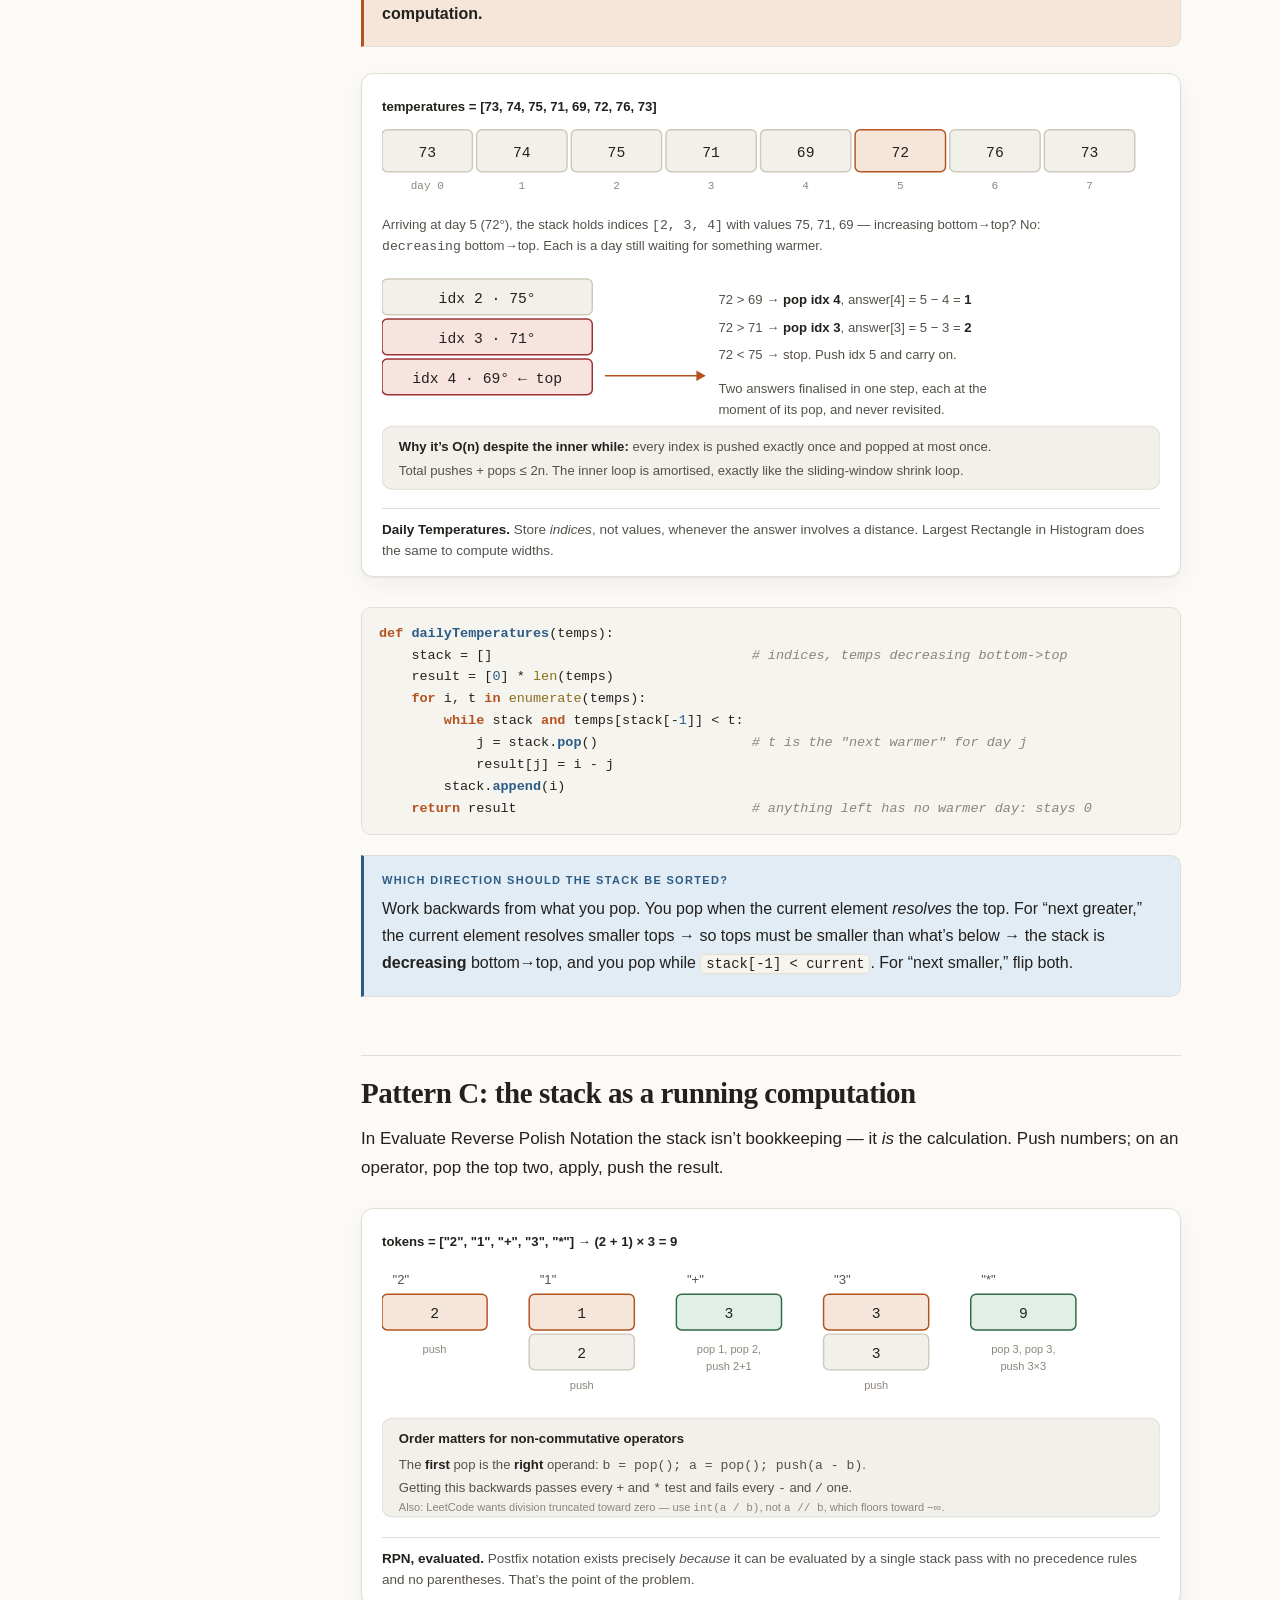
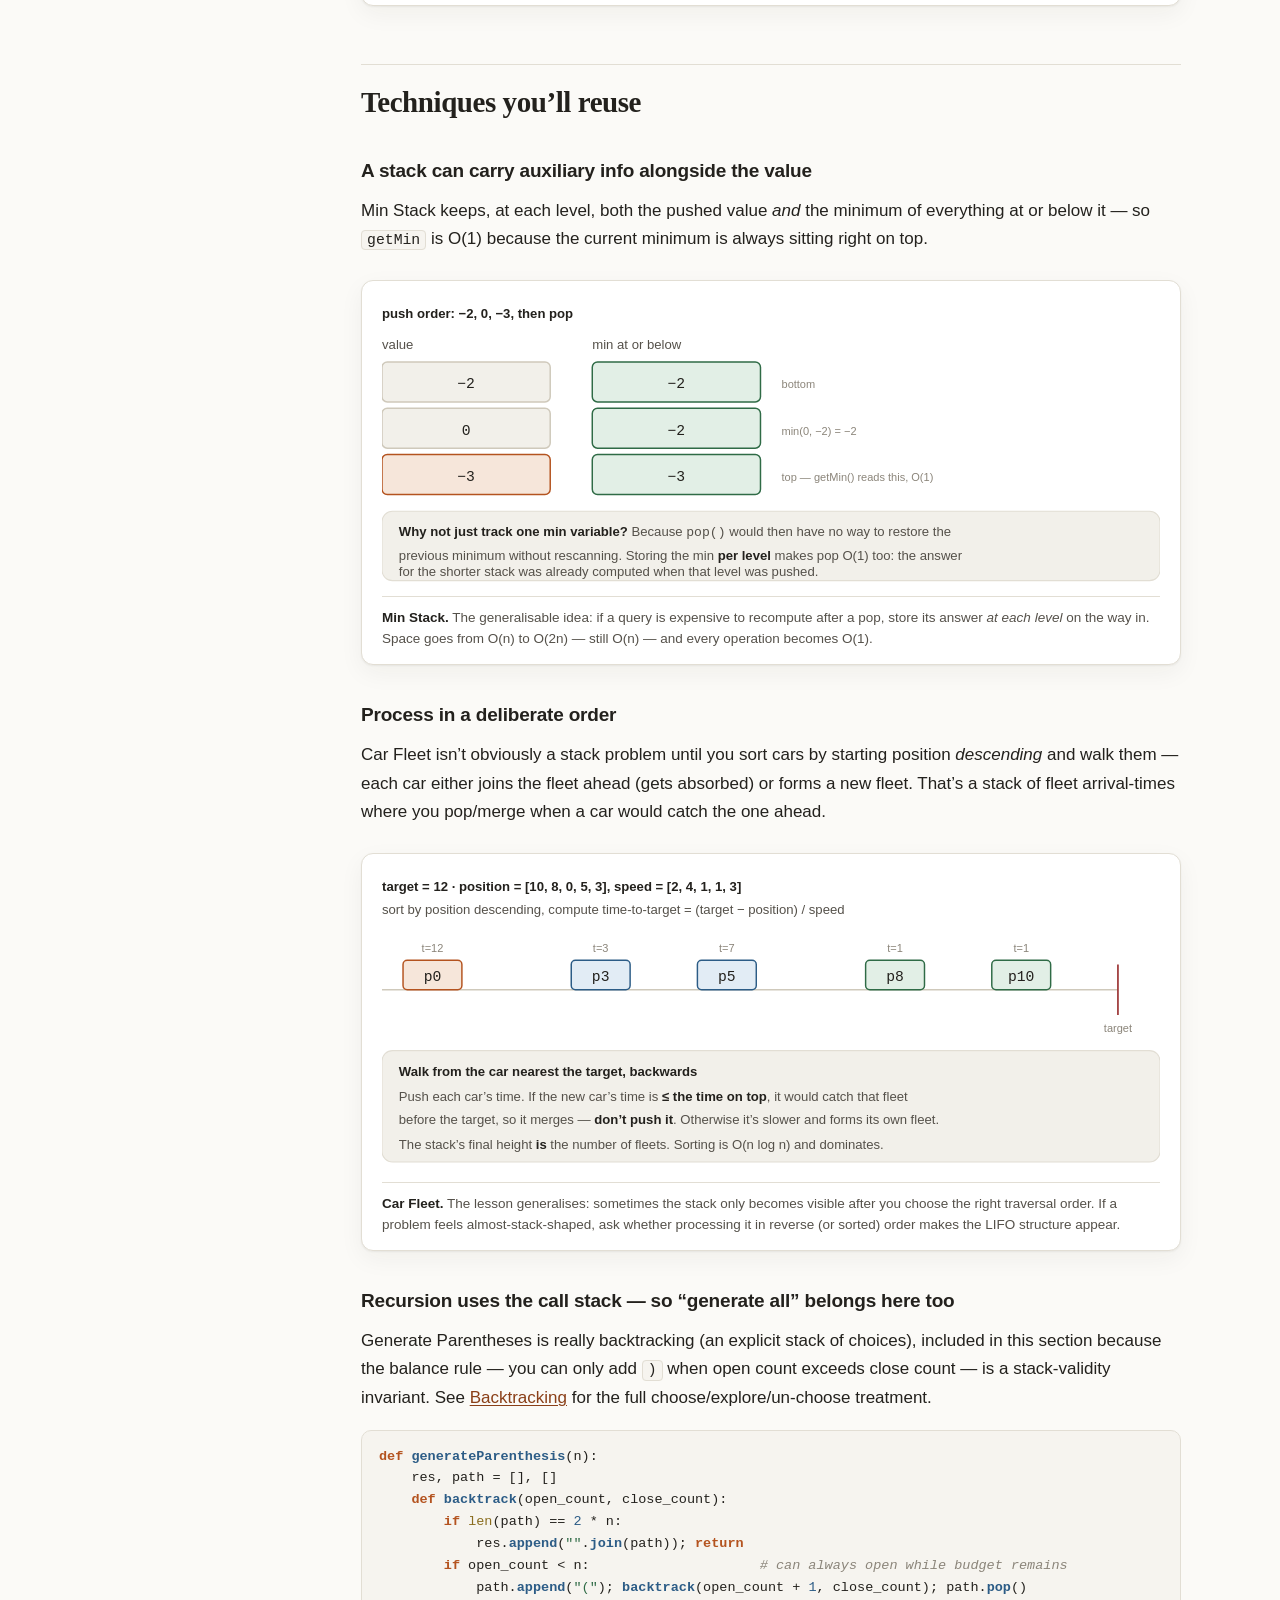
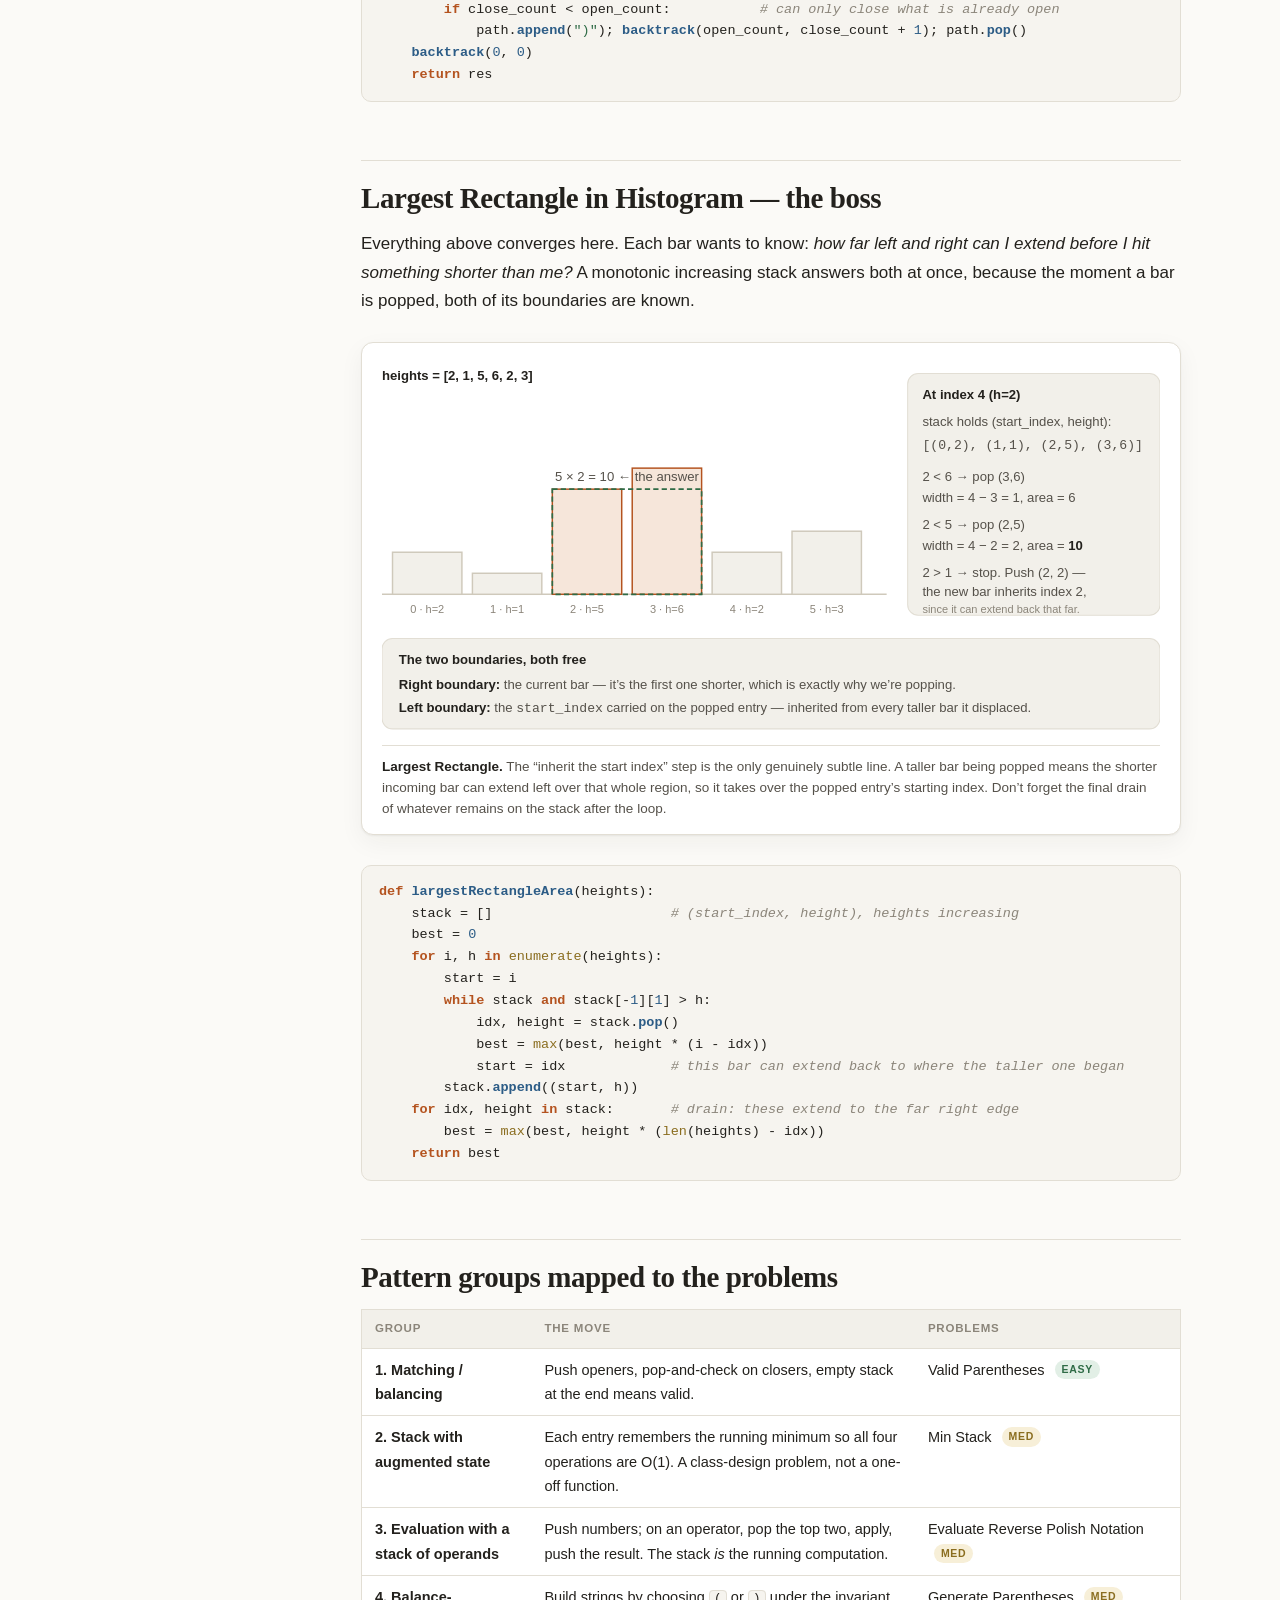
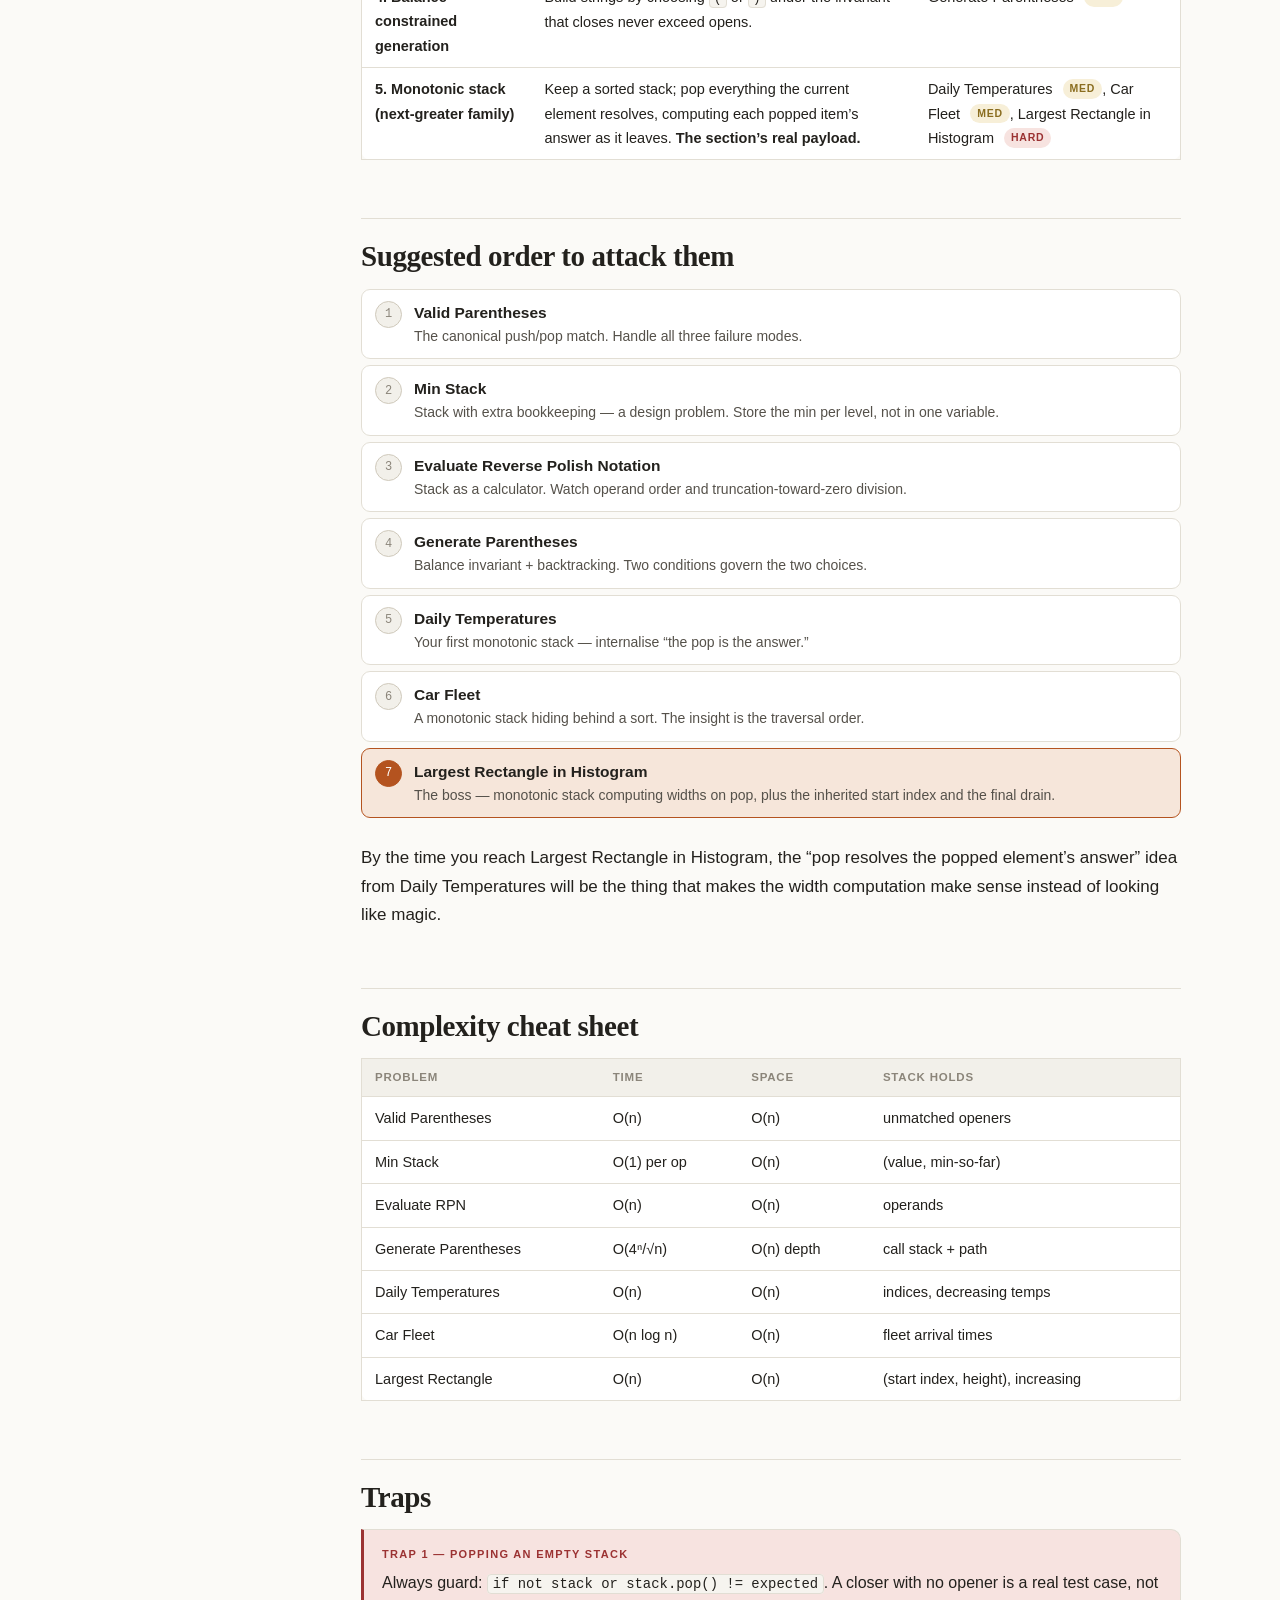
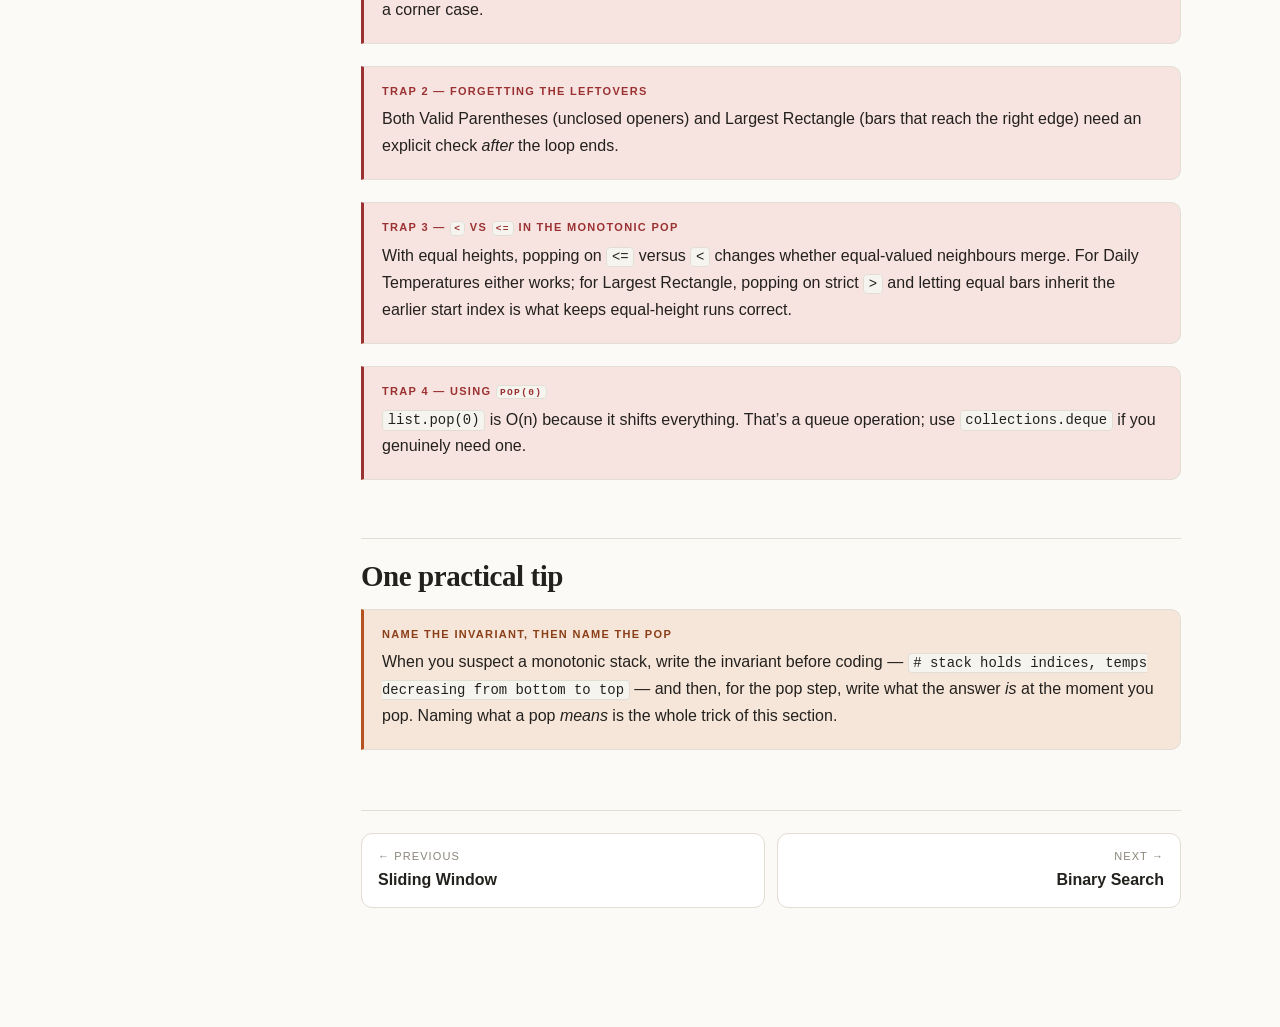
<file: Stack/stack.html>
<!DOCTYPE html>
<html lang="en">
<head>
<meta charset="utf-8">
<meta name="viewport" content="width=device-width, initial-scale=1">
<title>Stack — NeetCode 150 Notes</title>
<link rel="stylesheet" href="../assets/style.css">
</head>
<body data-page="stack" data-root="..">
<div class="layout">
<main class="content">
<article class="article">

<div class="topbar"></div>

<h1>Stack</h1>
<p class="deck">A list you only touch at one end &mdash; and the right tool for a surprisingly deep idea: <em>remember things in the order I saw them, and resolve them in reverse.</em></p>

<div class="facts">
  <div class="fact"><div class="k">Problems</div><div class="v">7</div></div>
  <div class="fact"><div class="k">Discipline</div><div class="v">LIFO</div></div>
  <div class="fact"><div class="k">Real payload</div><div class="v" style="font-size:14px">monotonic stack</div></div>
  <div class="fact"><div class="k">Push / pop</div><div class="v">O(1)</div></div>
</div>

<div class="toc"></div>

<h2>The core structure</h2>

<p class="lead-in">In Python you don&rsquo;t need a special class &mdash; a plain list <em>is</em> a stack:</p>

<pre><code>stack = []
stack.append(x)      # push
top = stack[-1]      # peek (don't remove)
x = stack.pop()      # pop (LIFO — last in, first out)
</code></pre>

<p>The only rules: you always add and remove from the same end (<code>[-1]</code>), and you never index into the middle. That LIFO discipline is what makes a stack model <em>&ldquo;most recent first.&rdquo;</em></p>

<figure>
<svg viewBox="0 0 740 260" role="img" aria-label="Push and pop operate on the same end of a stack">
  <!-- push -->
  <text class="capb" x="0" y="18">push — append to the top</text>
  <g>
    <rect class="cell" x="30"  y="180" width="130" height="38" rx="5"/><text class="val" x="95" y="205" text-anchor="middle">a</text>
    <rect class="cell" x="30"  y="140" width="130" height="38" rx="5"/><text class="val" x="95" y="165" text-anchor="middle">b</text>
    <rect class="cell" x="30"  y="100" width="130" height="38" rx="5"/><text class="val" x="95" y="125" text-anchor="middle">c</text>
    <rect class="sv-acc" x="30" y="60" width="130" height="38" rx="5"/><text class="val" x="95" y="85" text-anchor="middle">d</text>
  </g>
  <path class="s-acc" d="M95 20 L95 50"/><path class="f-acc" d="M95 58 l-5,-9 l10,0 z"/>
  <text class="cap t-acc" x="175" y="84">new element lands here</text>
  <text class="tiny" x="175" y="204">bottom — untouchable until everything above leaves</text>
  <line class="sv-line" x1="24" y1="222" x2="166" y2="222"/>

  <!-- pop -->
  <text class="capb" x="300" y="18">pop — take from the same end</text>
  <g>
    <rect class="cell" x="330" y="180" width="130" height="38" rx="5"/><text class="val" x="395" y="205" text-anchor="middle">a</text>
    <rect class="cell" x="330" y="140" width="130" height="38" rx="5"/><text class="val" x="395" y="165" text-anchor="middle">b</text>
    <rect class="cell" x="330" y="100" width="130" height="38" rx="5"/><text class="val" x="395" y="125" text-anchor="middle">c</text>
    <rect class="sv-bad" x="330" y="60" width="130" height="38" rx="5" opacity=".55"/><text class="val" x="395" y="85" text-anchor="middle">d</text>
  </g>
  <path class="s-bad" d="M395 55 L395 28"/><path class="f-bad" d="M395 20 l-5,9 l10,0 z"/>
  <text class="cap t-bad" x="475" y="84">'d' comes off first — it went in last</text>
  <line class="sv-line" x1="324" y1="222" x2="466" y2="222"/>

  <text class="cap" x="300" y="150">A stack answers one question well:</text>
  <text class="capb" x="300" y="172">&#8220;what is the most recent unresolved thing?&#8221;</text>
  <text class="tiny" x="300" y="248">Everything in this section is a rephrasing of that question.</text>
</svg>
<figcaption><b>Last in, first out.</b> Both operations touch <code>[-1]</code>, which is why both are O(1) on a Python list &mdash; no shifting is ever required. (Using <code>pop(0)</code> instead would be O(n) and is a queue, not a stack.)</figcaption>
</figure>

<h2>The one idea: is the most recent unresolved thing what decides?</h2>

<div class="callout key">
  <span class="ct">The habit</span>
  <p>&ldquo;When I process the current element, is the thing it interacts with the <em>most recently seen</em> one that hasn&rsquo;t been dealt with yet?&rdquo;</p>
</div>

<p>If yes, that&rsquo;s a stack. Look at how uniformly this fits:</p>

<ul>
<li>A closing bracket must match the <em>most recent</em> unmatched opening bracket.</li>
<li>A warmer temperature resolves the <em>most recent</em> colder day still waiting for a warmer one.</li>
<li>An operator in RPN consumes the <em>two most recent</em> operands.</li>
<li>A slower car ahead absorbs the <em>most recent</em> faster car behind it.</li>
</ul>

<p>Every time the answer is &ldquo;the latest thing I haven&rsquo;t finished with,&rdquo; you push while you&rsquo;re unsure and pop the moment the current element resolves what&rsquo;s on top.</p>

<h2>Pattern A: matching and balancing</h2>

<p>Push openers; when you hit a closer, pop and check it matches. If the stack is empty at the end, everything paired up.</p>

<figure>
<svg viewBox="0 0 740 288" role="img" aria-label="Valid parentheses traced with a stack">
  <text class="capb" x="0" y="16">s = "( [ { } ] )"</text>

  <g>
    <rect class="cell" x="0"   y="34" width="70" height="40" rx="5"/><text class="val" x="35"  y="60" text-anchor="middle">(</text>
    <rect class="cell" x="78"  y="34" width="70" height="40" rx="5"/><text class="val" x="113" y="60" text-anchor="middle">[</text>
    <rect class="cell" x="156" y="34" width="70" height="40" rx="5"/><text class="val" x="191" y="60" text-anchor="middle">{</text>
    <rect class="cell" x="234" y="34" width="70" height="40" rx="5"/><text class="val" x="269" y="60" text-anchor="middle">}</text>
    <rect class="cell" x="312" y="34" width="70" height="40" rx="5"/><text class="val" x="347" y="60" text-anchor="middle">]</text>
    <rect class="cell" x="390" y="34" width="70" height="40" rx="5"/><text class="val" x="425" y="60" text-anchor="middle">)</text>
  </g>
  <text class="tiny t-good" x="35"  y="92" text-anchor="middle">push</text>
  <text class="tiny t-good" x="113" y="92" text-anchor="middle">push</text>
  <text class="tiny t-good" x="191" y="92" text-anchor="middle">push</text>
  <text class="tiny t-acc"  x="269" y="92" text-anchor="middle">pop {</text>
  <text class="tiny t-acc"  x="347" y="92" text-anchor="middle">pop [</text>
  <text class="tiny t-acc"  x="425" y="92" text-anchor="middle">pop (</text>

  <!-- nesting arcs -->
  <path class="s-info" d="M35 108 C 35 170, 425 170, 425 108"/>
  <path class="s-info" d="M113 108 C 113 152, 347 152, 347 108"/>
  <path class="s-info" d="M191 108 C 191 134, 269 134, 269 108"/>
  <text class="cap t-info" x="530" y="130">nesting is strictly innermost-first —</text>
  <text class="cap t-info" x="530" y="150">exactly LIFO order</text>

  <!-- stack states -->
  <text class="capb" x="0" y="204">stack after each step</text>
  <g>
    <rect class="sv-acc" x="0"   y="216" width="70" height="30" rx="4"/><text class="val" x="35"  y="237" text-anchor="middle">(</text>
    <rect class="sv-acc" x="78"  y="216" width="70" height="30" rx="4"/><text class="val" x="113" y="237" text-anchor="middle">([</text>
    <rect class="sv-acc" x="156" y="216" width="70" height="30" rx="4"/><text class="val" x="191" y="237" text-anchor="middle">([{</text>
    <rect class="sv-acc" x="234" y="216" width="70" height="30" rx="4"/><text class="val" x="269" y="237" text-anchor="middle">([</text>
    <rect class="sv-acc" x="312" y="216" width="70" height="30" rx="4"/><text class="val" x="347" y="237" text-anchor="middle">(</text>
    <rect class="sv-good" x="390" y="216" width="70" height="30" rx="4"/><text class="val" x="425" y="237" text-anchor="middle">∅</text>
  </g>
  <text class="cap t-good" x="480" y="237">empty at the end &#8594; <tspan class="capb">valid</tspan></text>
  <text class="tiny" x="0" y="272">Three failure modes: wrong match on pop · pop from an empty stack (a closer with no opener) · non-empty at the end (unclosed openers).</text>
</svg>
<figcaption><b>Bracket matching.</b> The stack literally <em>is</em> the list of things still waiting to be closed. Note all three failure modes &mdash; candidates routinely forget the last one and return <code>True</code> for <code>"((("</code>.</figcaption>
</figure>

<pre><code>def isValid(s):
    pairs = {")": "(", "]": "[", "}": "{"}
    stack = []
    for c in s:
        if c in pairs:                        # a closer
            if not stack or stack.pop() != pairs[c]:
                return False
        else:                                 # an opener
            stack.append(c)
    return not stack                          # leftovers mean unclosed openers
</code></pre>

<h2>Pattern B: the monotonic stack &mdash; this section&rsquo;s real payload</h2>

<p>This is the pattern that makes the stack section click. You keep the stack in sorted order (increasing or decreasing); before pushing the current element, you <em>pop everything that the current element resolves</em>.</p>

<div class="callout key">
  <span class="ct">The insight worth memorising</span>
  <p>When you <strong>pop</strong> an element, you&rsquo;ve found that element&rsquo;s answer <em>for free</em> &mdash; because the current element is the first thing bigger (or smaller) than it that you&rsquo;ve encountered. The pop is not cleanup; <b>the pop is the computation.</b></p>
</div>

<figure>
<svg viewBox="0 0 740 380" role="img" aria-label="Daily temperatures resolved by a monotonic stack">
  <text class="capb" x="0" y="16">temperatures = [73, 74, 75, 71, 69, 72, 76, 73]</text>

  <g>
    <rect class="cell" x="0"   y="34" width="86" height="40" rx="5"/><text class="val" x="43"  y="60" text-anchor="middle">73</text><text class="idx" x="43" y="90" text-anchor="middle">day 0</text>
    <rect class="cell" x="90"  y="34" width="86" height="40" rx="5"/><text class="val" x="133" y="60" text-anchor="middle">74</text><text class="idx" x="133" y="90" text-anchor="middle">1</text>
    <rect class="cell" x="180" y="34" width="86" height="40" rx="5"/><text class="val" x="223" y="60" text-anchor="middle">75</text><text class="idx" x="223" y="90" text-anchor="middle">2</text>
    <rect class="cell" x="270" y="34" width="86" height="40" rx="5"/><text class="val" x="313" y="60" text-anchor="middle">71</text><text class="idx" x="313" y="90" text-anchor="middle">3</text>
    <rect class="cell" x="360" y="34" width="86" height="40" rx="5"/><text class="val" x="403" y="60" text-anchor="middle">69</text><text class="idx" x="403" y="90" text-anchor="middle">4</text>
    <rect class="sv-acc" x="450" y="34" width="86" height="40" rx="5"/><text class="val" x="493" y="60" text-anchor="middle">72</text><text class="idx" x="493" y="90" text-anchor="middle">5</text>
    <rect class="cell" x="540" y="34" width="86" height="40" rx="5"/><text class="val" x="583" y="60" text-anchor="middle">76</text><text class="idx" x="583" y="90" text-anchor="middle">6</text>
    <rect class="cell" x="630" y="34" width="86" height="40" rx="5"/><text class="val" x="673" y="60" text-anchor="middle">73</text><text class="idx" x="673" y="90" text-anchor="middle">7</text>
  </g>

  <text class="cap" x="0" y="128">Arriving at day 5 (72&#176;), the stack holds indices <tspan class="sv-mono">[2, 3, 4]</tspan> with values 75, 71, 69 — increasing bottom&#8594;top? No:</text>
  <text class="cap" x="0" y="148"><tspan class="sv-mono">decreasing</tspan> bottom&#8594;top. Each is a day still waiting for something warmer.</text>

  <!-- stack column -->
  <g>
    <rect class="cell" x="0"  y="176" width="200" height="34" rx="5"/><text class="val" x="100" y="199" text-anchor="middle">idx 2 · 75°</text>
    <rect class="sv-bad" x="0" y="214" width="200" height="34" rx="5"/><text class="val" x="100" y="237" text-anchor="middle">idx 3 · 71°</text>
    <rect class="sv-bad" x="0" y="252" width="200" height="34" rx="5"/><text class="val" x="100" y="275" text-anchor="middle">idx 4 · 69°  ← top</text>
  </g>

  <path class="s-acc" d="M212 268 L300 268"/><path class="f-acc" d="M308 268 l-9,-5 l0,10 z"/>
  <text class="cap" x="320" y="200">72 &gt; 69 &#8594; <tspan class="t-acc capb">pop idx 4</tspan>, answer[4] = 5 − 4 = <tspan class="capb">1</tspan></text>
  <text class="cap" x="320" y="226">72 &gt; 71 &#8594; <tspan class="t-acc capb">pop idx 3</tspan>, answer[3] = 5 − 3 = <tspan class="capb">2</tspan></text>
  <text class="cap" x="320" y="252">72 &lt; 75 &#8594; stop. Push idx 5 and carry on.</text>
  <text class="cap t-good" x="320" y="284">Two answers finalised in one step, each at the</text>
  <text class="cap t-good" x="320" y="304">moment of its pop, and never revisited.</text>

  <rect class="panel" x="0" y="316" width="740" height="60" rx="10"/>
  <text class="cap" x="16" y="340"><tspan class="capb">Why it&#8217;s O(n) despite the inner while:</tspan> every index is pushed exactly once and popped at most once.</text>
  <text class="cap" x="16" y="362">Total pushes + pops &#8804; 2n. The inner loop is amortised, exactly like the sliding-window shrink loop.</text>
</svg>
<figcaption><b>Daily Temperatures.</b> Store <em>indices</em>, not values, whenever the answer involves a distance. Largest Rectangle in Histogram does the same to compute widths.</figcaption>
</figure>

<pre><code>def dailyTemperatures(temps):
    stack = []                                # indices, temps decreasing bottom->top
    result = [0] * len(temps)
    for i, t in enumerate(temps):
        while stack and temps[stack[-1]] &lt; t:
            j = stack.pop()                   # t is the "next warmer" for day j
            result[j] = i - j
        stack.append(i)
    return result                             # anything left has no warmer day: stays 0
</code></pre>

<div class="callout note">
  <span class="ct">Which direction should the stack be sorted?</span>
  <p>Work backwards from what you pop. You pop when the current element <em>resolves</em> the top. For &ldquo;next greater,&rdquo; the current element resolves smaller tops → so tops must be smaller than what&rsquo;s below → the stack is <b>decreasing</b> bottom→top, and you pop while <code>stack[-1] &lt; current</code>. For &ldquo;next smaller,&rdquo; flip both.</p>
</div>

<h2>Pattern C: the stack as a running computation</h2>

<p>In Evaluate Reverse Polish Notation the stack isn&rsquo;t bookkeeping &mdash; it <em>is</em> the calculation. Push numbers; on an operator, pop the top two, apply, push the result.</p>

<figure>
<svg viewBox="0 0 740 280" role="img" aria-label="Evaluating reverse polish notation with a stack">
  <text class="capb" x="0" y="16">tokens = ["2", "1", "+", "3", "*"]   →   (2 + 1) × 3 = 9</text>

  <g>
    <text class="cap" x="10" y="52">"2"</text>
    <rect class="sv-acc" x="0" y="62" width="100" height="34" rx="5"/><text class="val" x="50" y="85" text-anchor="middle">2</text>
    <text class="tiny" x="50" y="118" text-anchor="middle">push</text>
  </g>
  <g>
    <text class="cap" x="150" y="52">"1"</text>
    <rect class="sv-acc" x="140" y="62" width="100" height="34" rx="5"/><text class="val" x="190" y="85" text-anchor="middle">1</text>
    <rect class="cell"   x="140" y="100" width="100" height="34" rx="5"/><text class="val" x="190" y="123" text-anchor="middle">2</text>
    <text class="tiny" x="190" y="152" text-anchor="middle">push</text>
  </g>
  <g>
    <text class="cap" x="290" y="52">"+"</text>
    <rect class="sv-good" x="280" y="62" width="100" height="34" rx="5"/><text class="val" x="330" y="85" text-anchor="middle">3</text>
    <text class="tiny t-good" x="330" y="118" text-anchor="middle">pop 1, pop 2,</text>
    <text class="tiny t-good" x="330" y="134" text-anchor="middle">push 2+1</text>
  </g>
  <g>
    <text class="cap" x="430" y="52">"3"</text>
    <rect class="sv-acc" x="420" y="62" width="100" height="34" rx="5"/><text class="val" x="470" y="85" text-anchor="middle">3</text>
    <rect class="cell"   x="420" y="100" width="100" height="34" rx="5"/><text class="val" x="470" y="123" text-anchor="middle">3</text>
    <text class="tiny" x="470" y="152" text-anchor="middle">push</text>
  </g>
  <g>
    <text class="cap" x="570" y="52">"*"</text>
    <rect class="sv-good" x="560" y="62" width="100" height="34" rx="5"/><text class="val" x="610" y="85" text-anchor="middle">9</text>
    <text class="tiny t-good" x="610" y="118" text-anchor="middle">pop 3, pop 3,</text>
    <text class="tiny t-good" x="610" y="134" text-anchor="middle">push 3×3</text>
  </g>

  <rect class="panel" x="0" y="180" width="740" height="94" rx="10"/>
  <text class="capb" x="16" y="204">Order matters for non-commutative operators</text>
  <text class="cap" x="16" y="228">The <tspan class="capb">first</tspan> pop is the <tspan class="capb">right</tspan> operand: <tspan class="sv-mono">b = pop(); a = pop(); push(a - b)</tspan>.</text>
  <text class="cap" x="16" y="250">Getting this backwards passes every <tspan class="sv-mono">+</tspan> and <tspan class="sv-mono">*</tspan> test and fails every <tspan class="sv-mono">-</tspan> and <tspan class="sv-mono">/</tspan> one.</text>
  <text class="tiny" x="16" y="268">Also: LeetCode wants division truncated toward zero — use <tspan class="sv-mono">int(a / b)</tspan>, not <tspan class="sv-mono">a // b</tspan>, which floors toward −∞.</text>
</svg>
<figcaption><b>RPN, evaluated.</b> Postfix notation exists precisely <em>because</em> it can be evaluated by a single stack pass with no precedence rules and no parentheses. That&rsquo;s the point of the problem.</figcaption>
</figure>

<h2>Techniques you&rsquo;ll reuse</h2>

<h3>A stack can carry auxiliary info alongside the value</h3>

<p>Min Stack keeps, at each level, both the pushed value <em>and</em> the minimum of everything at or below it &mdash; so <code>getMin</code> is O(1) because the current minimum is always sitting right on top.</p>

<figure>
<svg viewBox="0 0 740 268" role="img" aria-label="Min stack storing a running minimum alongside each value">
  <text class="capb" x="0" y="16">push order: −2, 0, −3, then pop</text>

  <text class="cap" x="0" y="46">value</text>
  <text class="cap t-good" x="200" y="46">min at or below</text>
  <g>
    <rect class="cell" x="0"   y="58" width="160" height="38" rx="5"/><text class="val" x="80" y="83" text-anchor="middle">−2</text>
    <rect class="sv-good" x="200" y="58" width="160" height="38" rx="5"/><text class="val" x="280" y="83" text-anchor="middle">−2</text>
    <text class="tiny" x="380" y="83">bottom</text>
  </g>
  <g>
    <rect class="cell" x="0"   y="102" width="160" height="38" rx="5"/><text class="val" x="80" y="127" text-anchor="middle">0</text>
    <rect class="sv-good" x="200" y="102" width="160" height="38" rx="5"/><text class="val" x="280" y="127" text-anchor="middle">−2</text>
    <text class="tiny" x="380" y="127">min(0, −2) = −2</text>
  </g>
  <g>
    <rect class="sv-acc" x="0"   y="146" width="160" height="38" rx="5"/><text class="val" x="80" y="171" text-anchor="middle">−3</text>
    <rect class="sv-good" x="200" y="146" width="160" height="38" rx="5"/><text class="val" x="280" y="171" text-anchor="middle">−3</text>
    <text class="tiny t-acc" x="380" y="171">top — getMin() reads this, O(1)</text>
  </g>

  <rect class="panel" x="0" y="200" width="740" height="66" rx="10"/>
  <text class="cap" x="16" y="224"><tspan class="capb">Why not just track one min variable?</tspan> Because <tspan class="sv-mono">pop()</tspan> would then have no way to restore the</text>
  <text class="cap" x="16" y="246">previous minimum without rescanning. Storing the min <tspan class="capb">per level</tspan> makes pop O(1) too: the answer</text>
  <text class="cap" x="16" y="262">for the shorter stack was already computed when that level was pushed.</text>
</svg>
<figcaption><b>Min Stack.</b> The generalisable idea: if a query is expensive to recompute after a pop, store its answer <em>at each level</em> on the way in. Space goes from O(n) to O(2n) &mdash; still O(n) &mdash; and every operation becomes O(1).</figcaption>
</figure>

<h3>Process in a deliberate order</h3>

<p>Car Fleet isn&rsquo;t obviously a stack problem until you sort cars by starting position <em>descending</em> and walk them &mdash; each car either joins the fleet ahead (gets absorbed) or forms a new fleet. That&rsquo;s a stack of fleet arrival-times where you pop/merge when a car would catch the one ahead.</p>

<figure>
<svg viewBox="0 0 740 280" role="img" aria-label="Car fleet: cars sorted by position descending, merging into fleets">
  <text class="capb" x="0" y="16">target = 12 · position = [10, 8, 0, 5, 3], speed = [2, 4, 1, 1, 3]</text>
  <text class="cap" x="0" y="38">sort by position descending, compute time-to-target = (target − position) / speed</text>

  <!-- road -->
  <line class="sv-line" x1="0" y1="110" x2="700" y2="110"/>
  <line class="s-bad" x1="700" y1="86" x2="700" y2="134"/>
  <text class="tiny t-bad" x="700" y="150" text-anchor="middle">target</text>

  <g>
    <rect class="sv-acc" x="20"  y="82" width="56" height="28" rx="4"/><text class="val" x="48"  y="102" text-anchor="middle">p0</text>
    <rect class="sv-info" x="180" y="82" width="56" height="28" rx="4"/><text class="val" x="208" y="102" text-anchor="middle">p3</text>
    <rect class="sv-info" x="300" y="82" width="56" height="28" rx="4"/><text class="val" x="328" y="102" text-anchor="middle">p5</text>
    <rect class="sv-good" x="460" y="82" width="56" height="28" rx="4"/><text class="val" x="488" y="102" text-anchor="middle">p8</text>
    <rect class="sv-good" x="580" y="82" width="56" height="28" rx="4"/><text class="val" x="608" y="102" text-anchor="middle">p10</text>
  </g>
  <text class="tiny" x="48"  y="74" text-anchor="middle">t=12</text>
  <text class="tiny" x="208" y="74" text-anchor="middle">t=3</text>
  <text class="tiny" x="328" y="74" text-anchor="middle">t=7</text>
  <text class="tiny" x="488" y="74" text-anchor="middle">t=1</text>
  <text class="tiny" x="608" y="74" text-anchor="middle">t=1</text>

  <rect class="panel" x="0" y="168" width="740" height="106" rx="10"/>
  <text class="capb" x="16" y="192">Walk from the car nearest the target, backwards</text>
  <text class="cap" x="16" y="216">Push each car&#8217;s time. If the new car&#8217;s time is <tspan class="capb">&#8804; the time on top</tspan>, it would catch that fleet</text>
  <text class="cap" x="16" y="238">before the target, so it merges — <tspan class="capb">don&#8217;t push it</tspan>. Otherwise it&#8217;s slower and forms its own fleet.</text>
  <text class="cap t-good" x="16" y="262">The stack&#8217;s final height <tspan class="capb">is</tspan> the number of fleets. Sorting is O(n log n) and dominates.</text>
</svg>
<figcaption><b>Car Fleet.</b> The lesson generalises: sometimes the stack only becomes visible after you choose the right traversal order. If a problem feels almost-stack-shaped, ask whether processing it in reverse (or sorted) order makes the LIFO structure appear.</figcaption>
</figure>

<h3>Recursion uses the call stack &mdash; so &ldquo;generate all&rdquo; belongs here too</h3>

<p>Generate Parentheses is really backtracking (an explicit stack of choices), included in this section because the balance rule &mdash; you can only add <code>)</code> when open count exceeds close count &mdash; is a stack-validity invariant. See <a href="../Backtracking/backtracking.html">Backtracking</a> for the full choose/explore/un-choose treatment.</p>

<pre><code>def generateParenthesis(n):
    res, path = [], []
    def backtrack(open_count, close_count):
        if len(path) == 2 * n:
            res.append("".join(path)); return
        if open_count &lt; n:                     # can always open while budget remains
            path.append("("); backtrack(open_count + 1, close_count); path.pop()
        if close_count &lt; open_count:           # can only close what is already open
            path.append(")"); backtrack(open_count, close_count + 1); path.pop()
    backtrack(0, 0)
    return res
</code></pre>

<h2>Largest Rectangle in Histogram &mdash; the boss</h2>

<p>Everything above converges here. Each bar wants to know: <em>how far left and right can I extend before I hit something shorter than me?</em> A monotonic increasing stack answers both at once, because the moment a bar is popped, both of its boundaries are known.</p>

<figure>
<svg viewBox="0 0 740 350" role="img" aria-label="Largest rectangle in histogram computed by popping a monotonic stack">
  <text class="capb" x="0" y="16">heights = [2, 1, 5, 6, 2, 3]</text>

  <line class="sv-line" x1="0" y1="220" x2="480" y2="220"/>
  <g>
    <rect class="cell"   x="10"  y="180" width="66" height="40"/><text class="tiny" x="43"  y="238" text-anchor="middle">0 · h=2</text>
    <rect class="cell"   x="86"  y="200" width="66" height="20"/><text class="tiny" x="119" y="238" text-anchor="middle">1 · h=1</text>
    <rect class="sv-acc" x="162" y="120" width="66" height="100"/><text class="tiny" x="195" y="238" text-anchor="middle">2 · h=5</text>
    <rect class="sv-acc" x="238" y="100" width="66" height="120"/><text class="tiny" x="271" y="238" text-anchor="middle">3 · h=6</text>
    <rect class="cell"   x="314" y="180" width="66" height="40"/><text class="tiny" x="347" y="238" text-anchor="middle">4 · h=2</text>
    <rect class="cell"   x="390" y="160" width="66" height="60"/><text class="tiny" x="423" y="238" text-anchor="middle">5 · h=3</text>
  </g>
  <!-- best rectangle -->
  <rect class="s-good" x="162" y="120" width="142" height="100" fill="none" stroke-dasharray="5 3"/>
  <text class="cap t-good" x="233" y="112" text-anchor="middle">5 × 2 = 10 &#8592; the answer</text>

  <rect class="panel" x="500" y="10" width="240" height="230" rx="10"/>
  <text class="capb" x="514" y="34">At index 4 (h=2)</text>
  <text class="cap" x="514" y="60">stack holds (start_index, height):</text>
  <text class="cap sv-mono" x="514" y="82">[(0,2), (1,1), (2,5), (3,6)]</text>
  <text class="cap t-acc" x="514" y="112">2 &lt; 6 &#8594; pop (3,6)</text>
  <text class="cap" x="514" y="132">width = 4 − 3 = 1, area = 6</text>
  <text class="cap t-acc" x="514" y="158">2 &lt; 5 &#8594; pop (2,5)</text>
  <text class="cap" x="514" y="178">width = 4 − 2 = 2, area = <tspan class="capb t-good">10</tspan></text>
  <text class="cap" x="514" y="204">2 &gt; 1 &#8594; stop. Push (2, 2) —</text>
  <text class="cap" x="514" y="222">the new bar inherits index 2,</text>
  <text class="tiny" x="514" y="238">since it can extend back that far.</text>

  <rect class="panel" x="0" y="262" width="740" height="86" rx="10"/>
  <text class="capb" x="16" y="286">The two boundaries, both free</text>
  <text class="cap" x="16" y="310"><tspan class="capb">Right boundary:</tspan> the current bar — it&#8217;s the first one shorter, which is exactly why we&#8217;re popping.</text>
  <text class="cap" x="16" y="332"><tspan class="capb">Left boundary:</tspan> the <tspan class="sv-mono">start_index</tspan> carried on the popped entry — inherited from every taller bar it displaced.</text>
</svg>
<figcaption><b>Largest Rectangle.</b> The &ldquo;inherit the start index&rdquo; step is the only genuinely subtle line. A taller bar being popped means the shorter incoming bar can extend left over that whole region, so it takes over the popped entry&rsquo;s starting index. Don&rsquo;t forget the final drain of whatever remains on the stack after the loop.</figcaption>
</figure>

<pre><code>def largestRectangleArea(heights):
    stack = []                      # (start_index, height), heights increasing
    best = 0
    for i, h in enumerate(heights):
        start = i
        while stack and stack[-1][1] &gt; h:
            idx, height = stack.pop()
            best = max(best, height * (i - idx))
            start = idx             # this bar can extend back to where the taller one began
        stack.append((start, h))
    for idx, height in stack:       # drain: these extend to the far right edge
        best = max(best, height * (len(heights) - idx))
    return best
</code></pre>

<h2>Pattern groups mapped to the problems</h2>

<div class="table-wrap">
<table>
<thead><tr><th>Group</th><th>The move</th><th>Problems</th></tr></thead>
<tbody>
<tr><td><b>1. Matching / balancing</b></td><td>Push openers, pop-and-check on closers, empty stack at the end means valid.</td><td>Valid Parentheses <span class="tag easy">easy</span></td></tr>
<tr><td><b>2. Stack with augmented state</b></td><td>Each entry remembers the running minimum so all four operations are O(1). A class-design problem, not a one-off function.</td><td>Min Stack <span class="tag med">med</span></td></tr>
<tr><td><b>3. Evaluation with a stack of operands</b></td><td>Push numbers; on an operator, pop the top two, apply, push the result. The stack <em>is</em> the running computation.</td><td>Evaluate Reverse Polish Notation <span class="tag med">med</span></td></tr>
<tr><td><b>4. Balance-constrained generation</b></td><td>Build strings by choosing <code>(</code> or <code>)</code> under the invariant that closes never exceed opens.</td><td>Generate Parentheses <span class="tag med">med</span></td></tr>
<tr><td><b>5. Monotonic stack (next-greater family)</b></td><td>Keep a sorted stack; pop everything the current element resolves, computing each popped item&rsquo;s answer as it leaves. <b>The section&rsquo;s real payload.</b></td><td>Daily Temperatures <span class="tag med">med</span>, Car Fleet <span class="tag med">med</span>, Largest Rectangle in Histogram <span class="tag hard">hard</span></td></tr>
</tbody>
</table>
</div>

<h2>Suggested order to attack them</h2>

<ol class="problems">
<li><b>Valid Parentheses</b><span class="why">The canonical push/pop match. Handle all three failure modes.</span></li>
<li><b>Min Stack</b><span class="why">Stack with extra bookkeeping — a design problem. Store the min per level, not in one variable.</span></li>
<li><b>Evaluate Reverse Polish Notation</b><span class="why">Stack as a calculator. Watch operand order and truncation-toward-zero division.</span></li>
<li><b>Generate Parentheses</b><span class="why">Balance invariant + backtracking. Two conditions govern the two choices.</span></li>
<li><b>Daily Temperatures</b><span class="why">Your first monotonic stack — internalise &ldquo;the pop is the answer.&rdquo;</span></li>
<li><b>Car Fleet</b><span class="why">A monotonic stack hiding behind a sort. The insight is the traversal order.</span></li>
<li class="boss"><b>Largest Rectangle in Histogram</b><span class="why">The boss — monotonic stack computing widths on pop, plus the inherited start index and the final drain.</span></li>
</ol>

<p>By the time you reach Largest Rectangle in Histogram, the &ldquo;pop resolves the popped element&rsquo;s answer&rdquo; idea from Daily Temperatures will be the thing that makes the width computation make sense instead of looking like magic.</p>

<h2>Complexity cheat sheet</h2>

<div class="table-wrap">
<table>
<thead><tr><th>Problem</th><th>Time</th><th>Space</th><th>Stack holds</th></tr></thead>
<tbody>
<tr><td>Valid Parentheses</td><td>O(n)</td><td>O(n)</td><td>unmatched openers</td></tr>
<tr><td>Min Stack</td><td>O(1) per op</td><td>O(n)</td><td>(value, min-so-far)</td></tr>
<tr><td>Evaluate RPN</td><td>O(n)</td><td>O(n)</td><td>operands</td></tr>
<tr><td>Generate Parentheses</td><td>O(4ⁿ/√n)</td><td>O(n) depth</td><td>call stack + path</td></tr>
<tr><td>Daily Temperatures</td><td>O(n)</td><td>O(n)</td><td>indices, decreasing temps</td></tr>
<tr><td>Car Fleet</td><td>O(n log n)</td><td>O(n)</td><td>fleet arrival times</td></tr>
<tr><td>Largest Rectangle</td><td>O(n)</td><td>O(n)</td><td>(start index, height), increasing</td></tr>
</tbody>
</table>
</div>

<h2>Traps</h2>

<div class="callout trap">
  <span class="ct">Trap 1 — popping an empty stack</span>
  <p>Always guard: <code>if not stack or stack.pop() != expected</code>. A closer with no opener is a real test case, not a corner case.</p>
</div>

<div class="callout trap">
  <span class="ct">Trap 2 — forgetting the leftovers</span>
  <p>Both Valid Parentheses (unclosed openers) and Largest Rectangle (bars that reach the right edge) need an explicit check <em>after</em> the loop ends.</p>
</div>

<div class="callout trap">
  <span class="ct">Trap 3 — <code>&lt;</code> vs <code>&lt;=</code> in the monotonic pop</span>
  <p>With equal heights, popping on <code>&lt;=</code> versus <code>&lt;</code> changes whether equal-valued neighbours merge. For Daily Temperatures either works; for Largest Rectangle, popping on strict <code>&gt;</code> and letting equal bars inherit the earlier start index is what keeps equal-height runs correct.</p>
</div>

<div class="callout trap">
  <span class="ct">Trap 4 — using <code>pop(0)</code></span>
  <p><code>list.pop(0)</code> is O(n) because it shifts everything. That&rsquo;s a queue operation; use <code>collections.deque</code> if you genuinely need one.</p>
</div>

<h2>One practical tip</h2>

<div class="callout key">
  <span class="ct">Name the invariant, then name the pop</span>
  <p>When you suspect a monotonic stack, write the invariant before coding &mdash; <code># stack holds indices, temps decreasing from bottom to top</code> &mdash; and then, for the pop step, write what the answer <em>is</em> at the moment you pop. Naming what a pop <em>means</em> is the whole trick of this section.</p>
</div>

<div class="pager"></div>
</article>
</main>
</div>
<script src="../assets/site.js"></script>
</body>
</html>
</file>
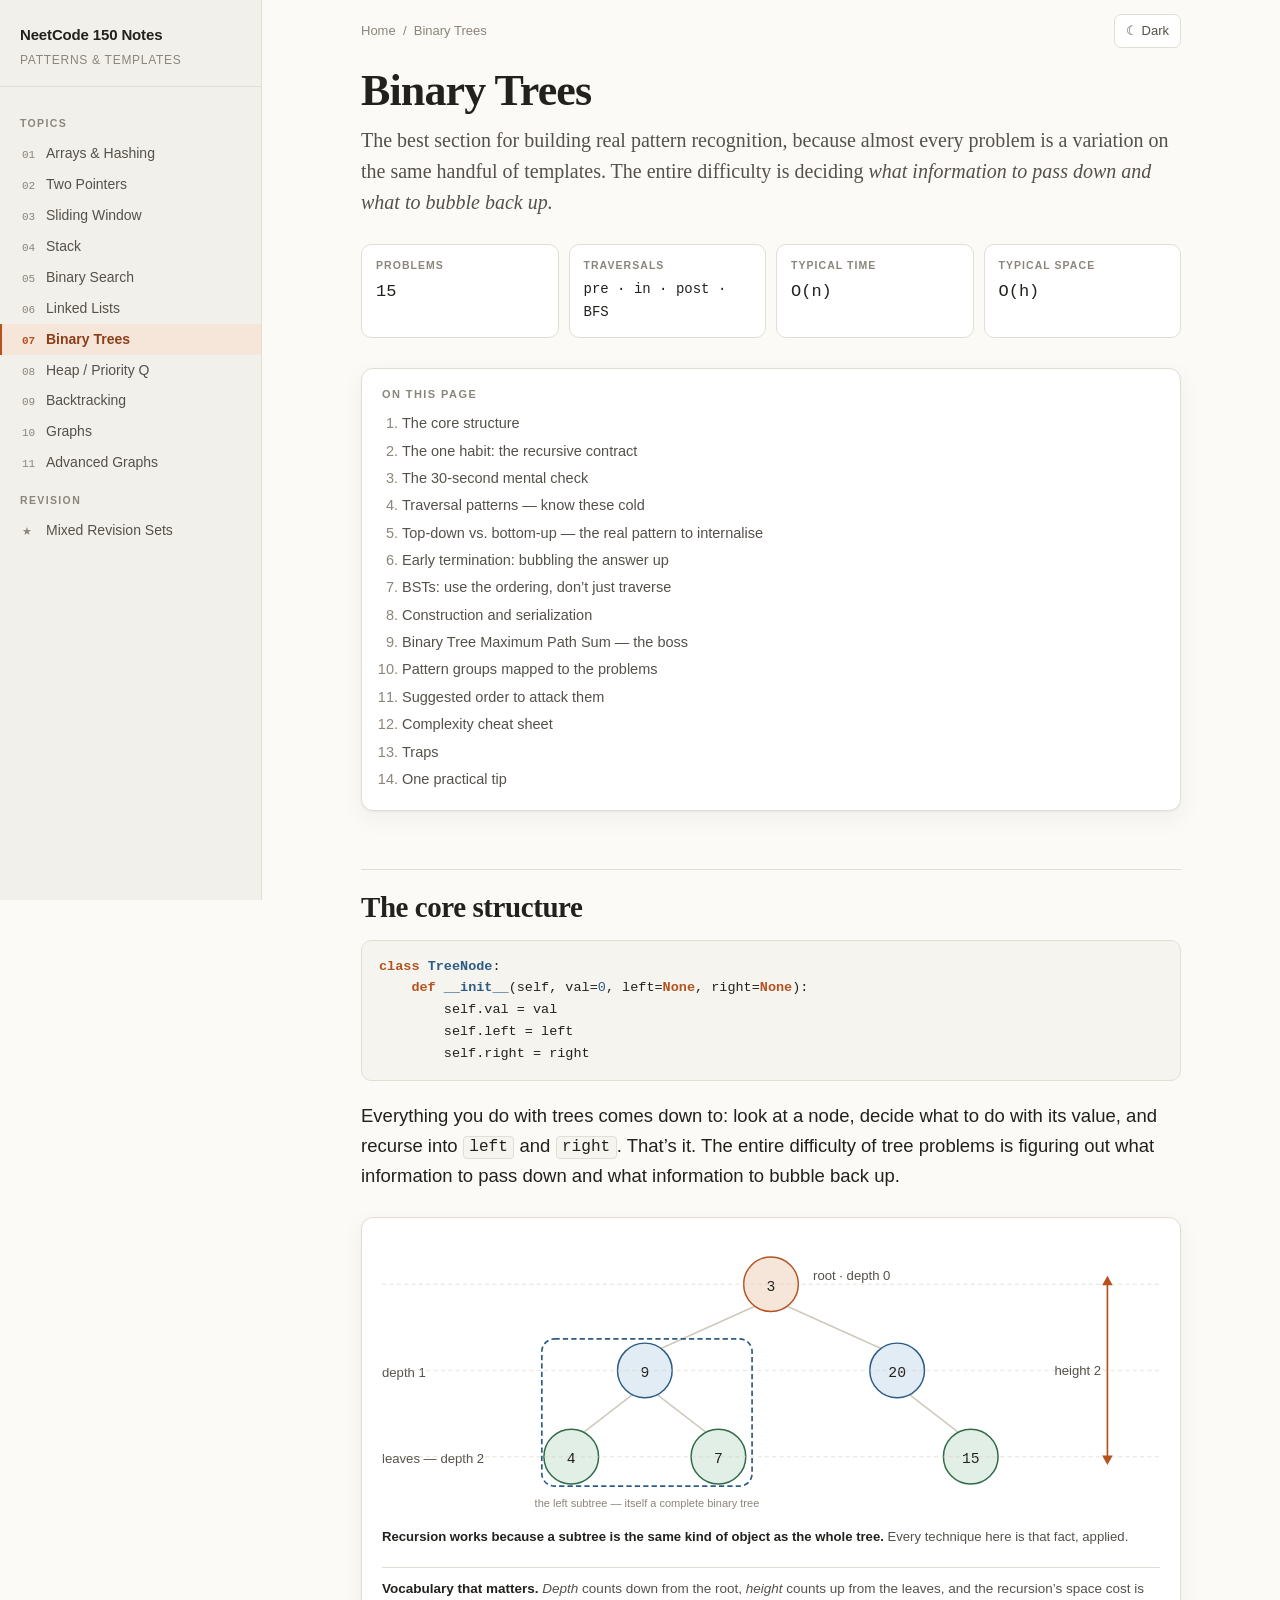
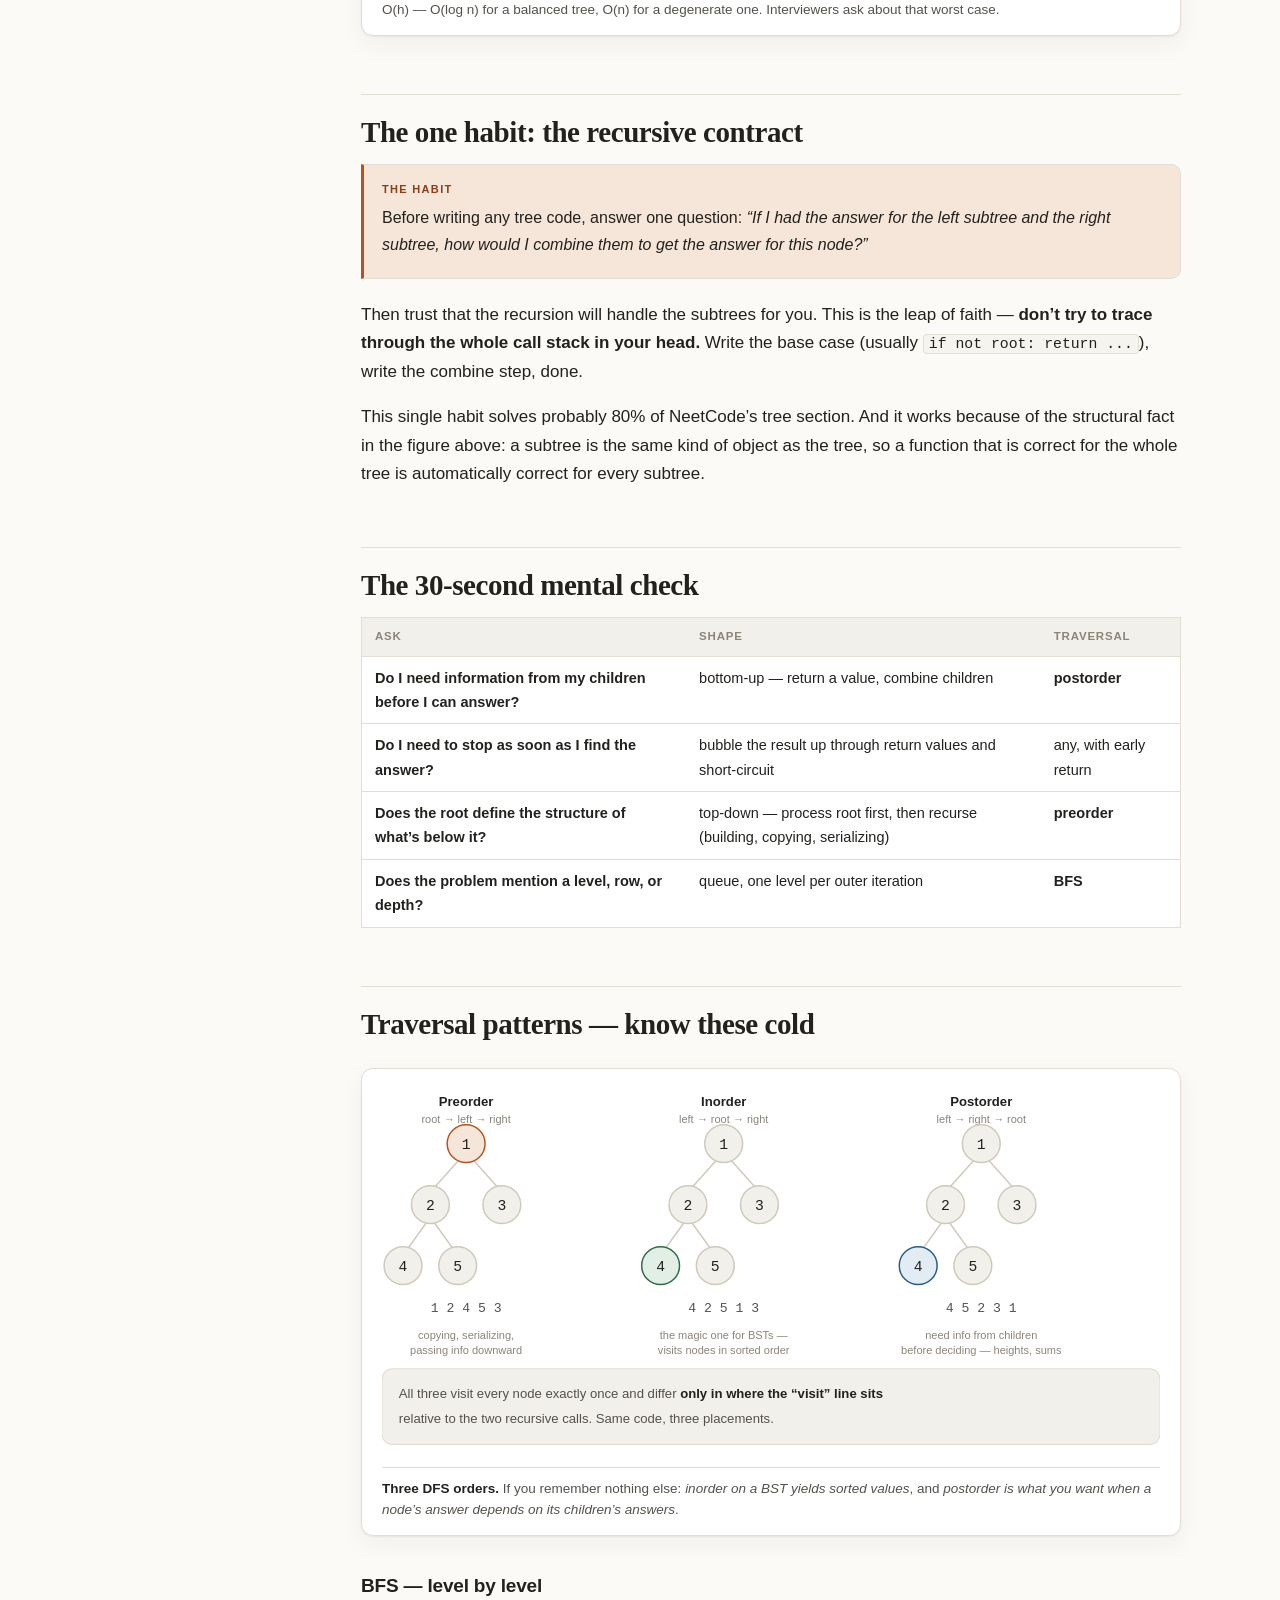
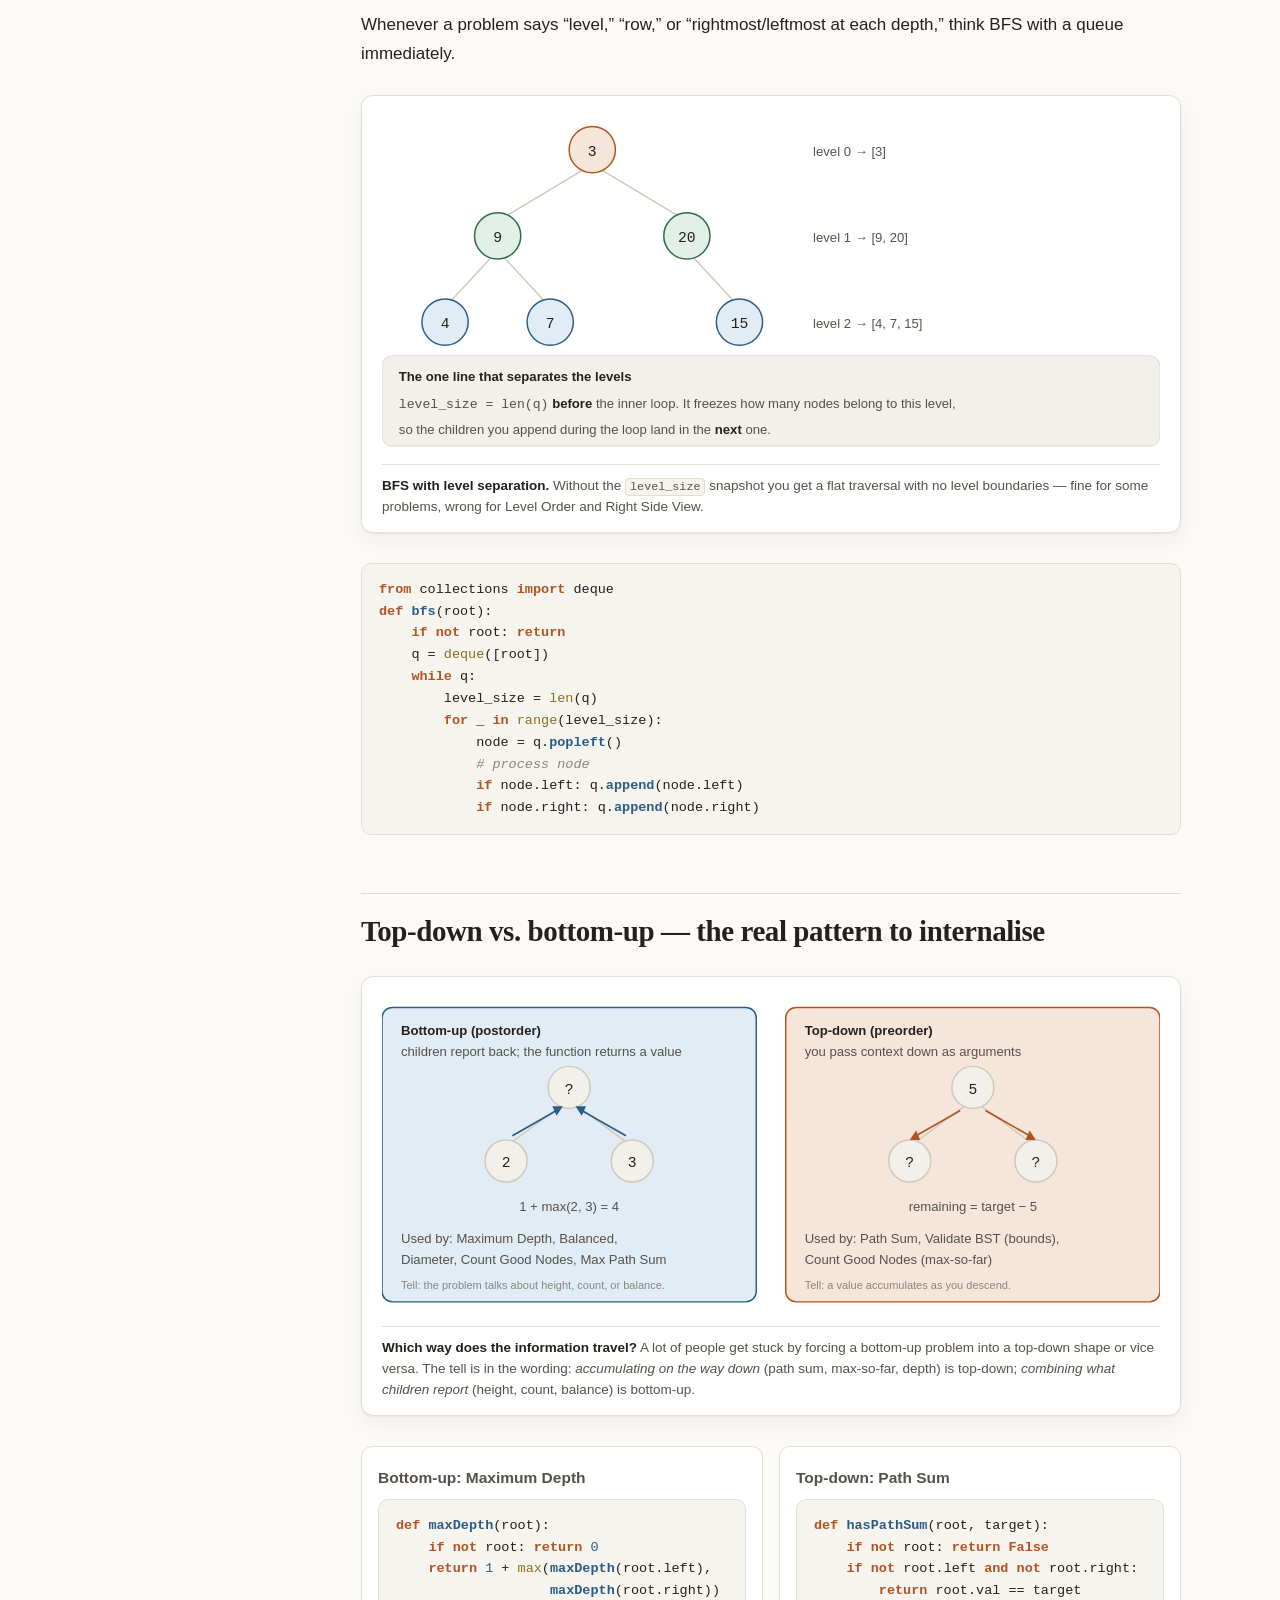
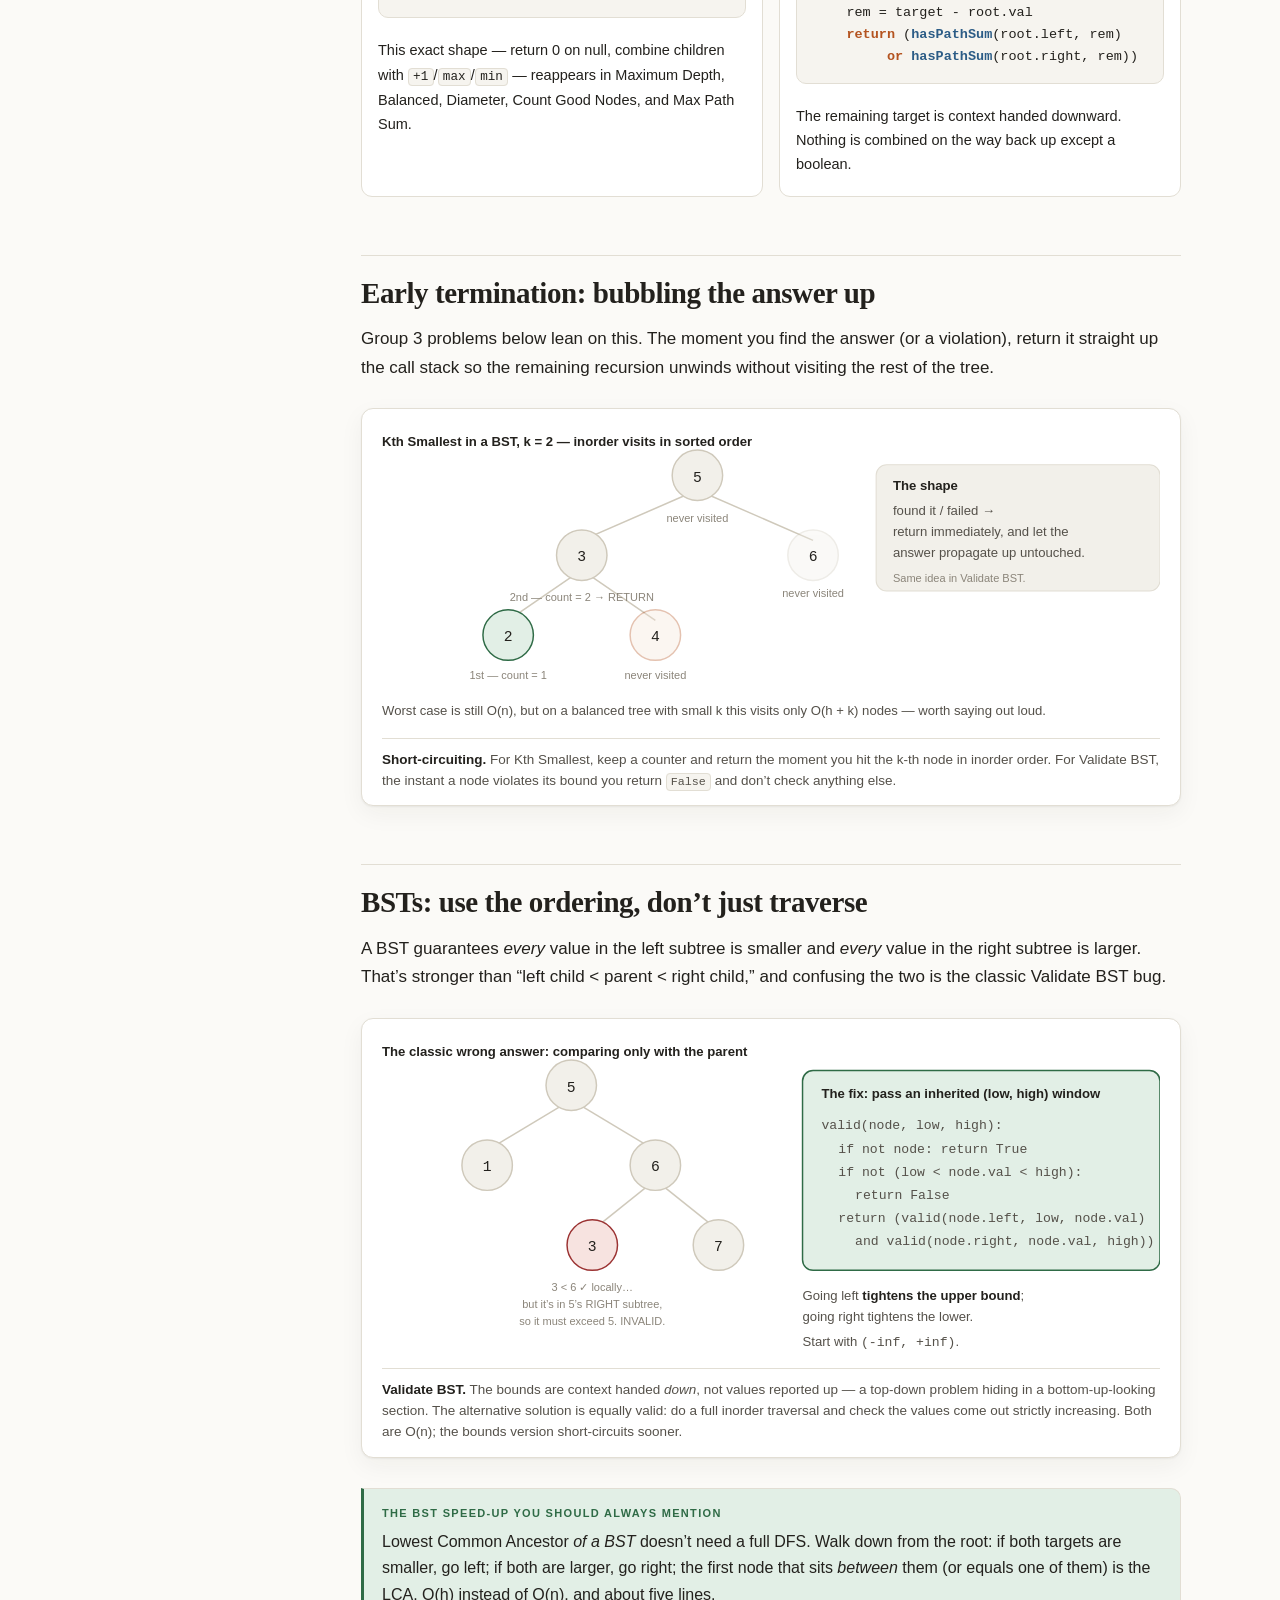
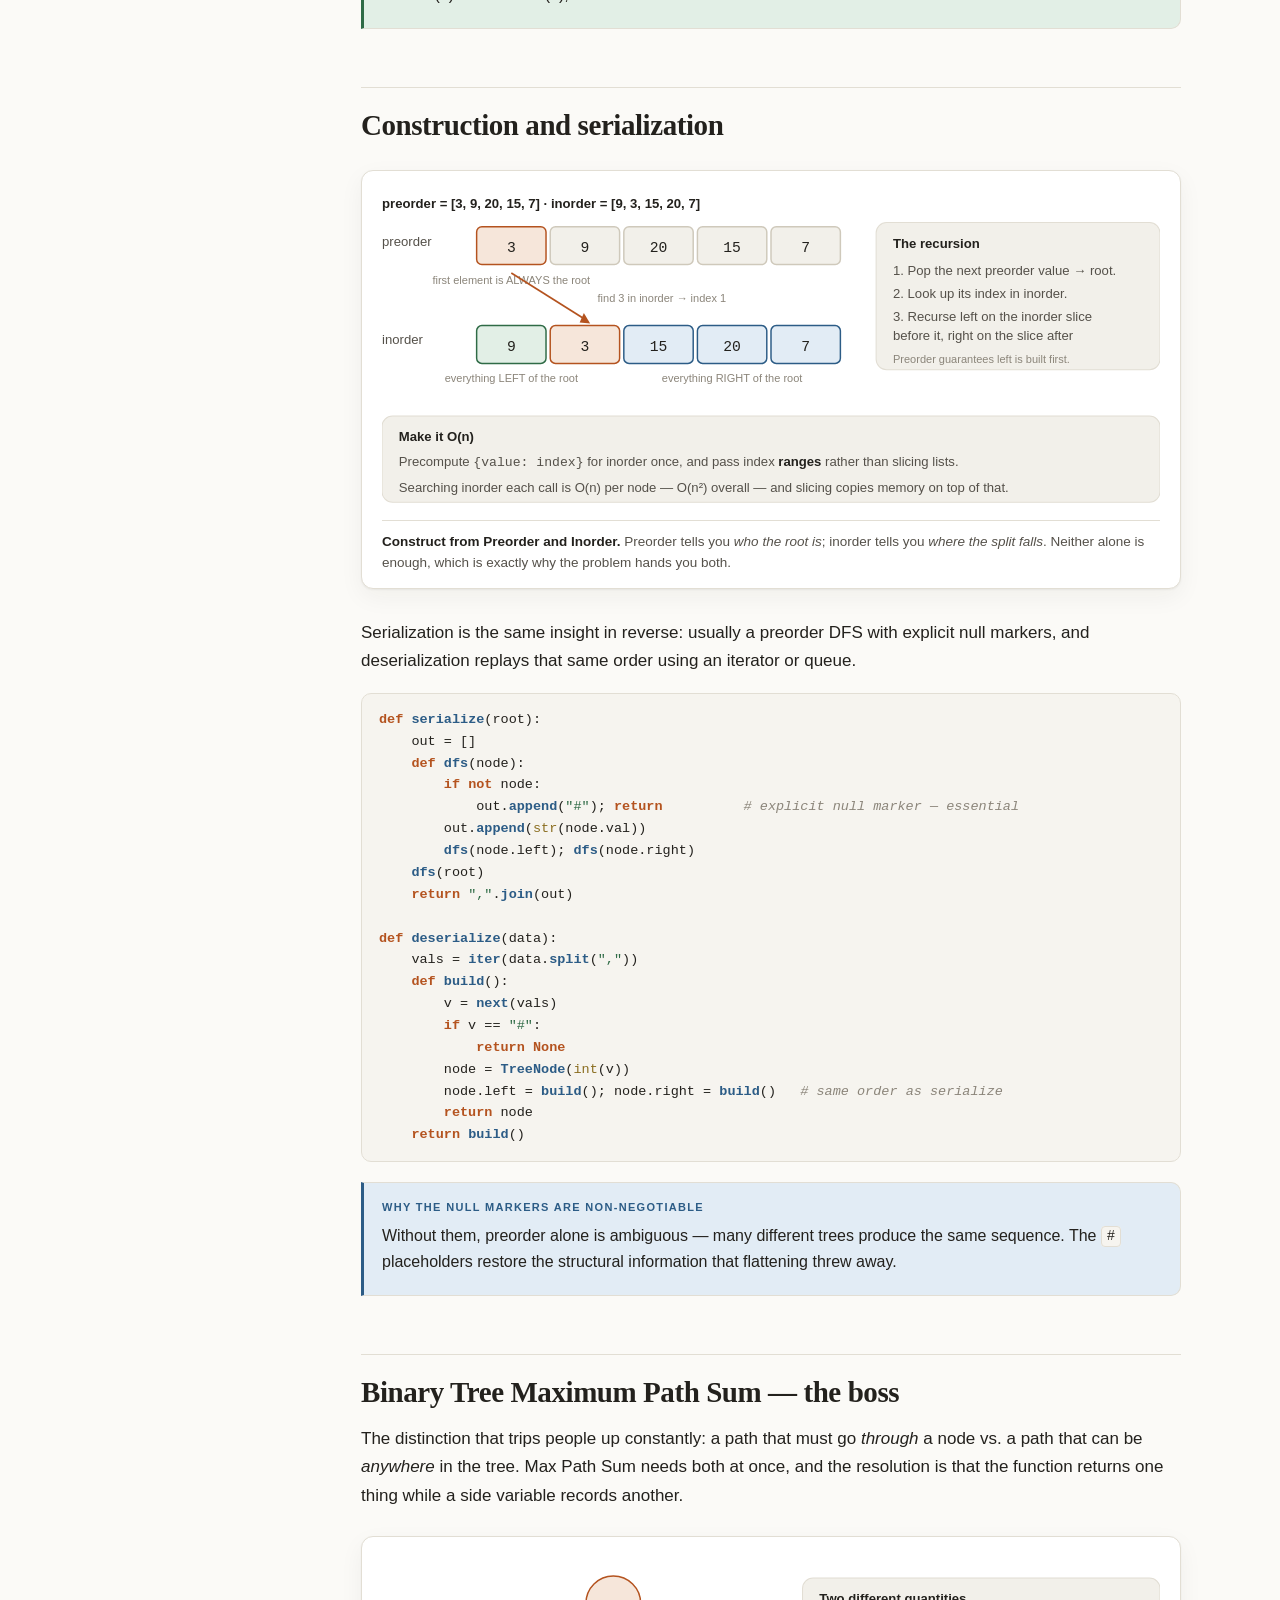
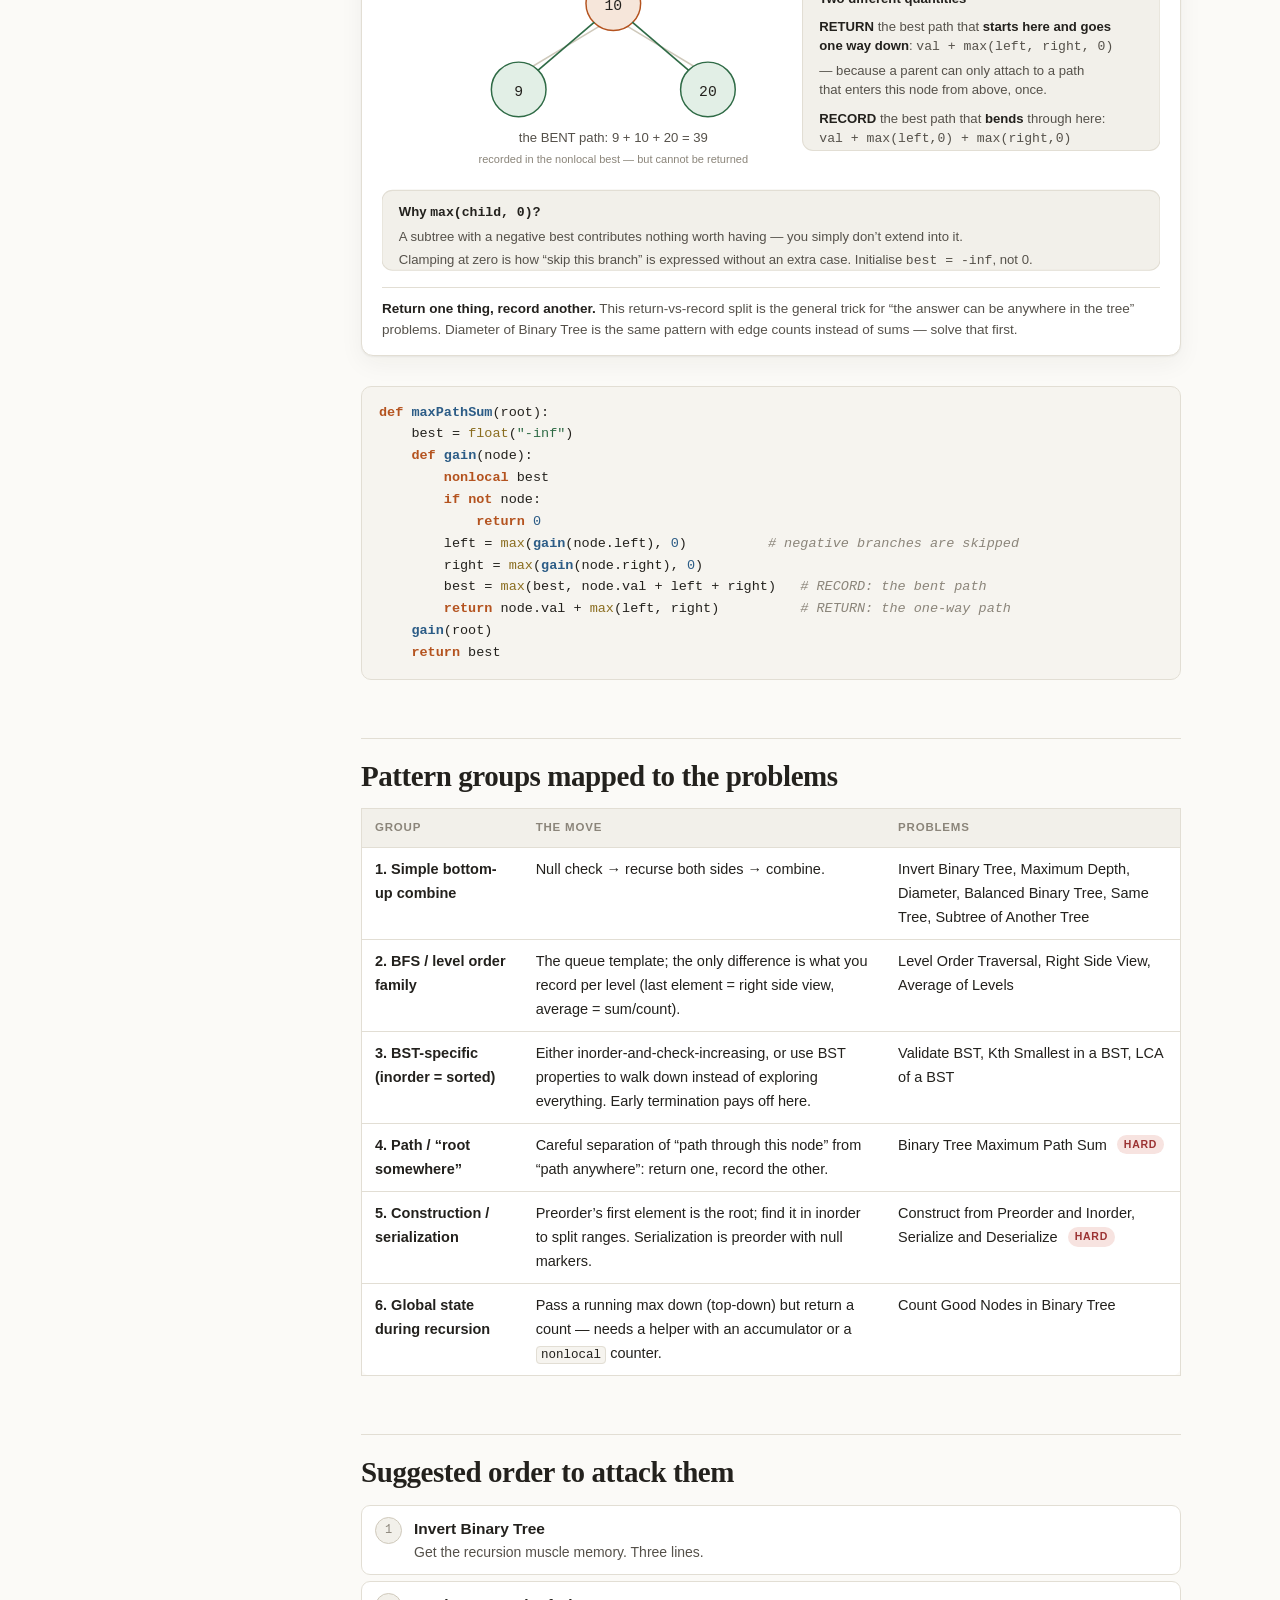
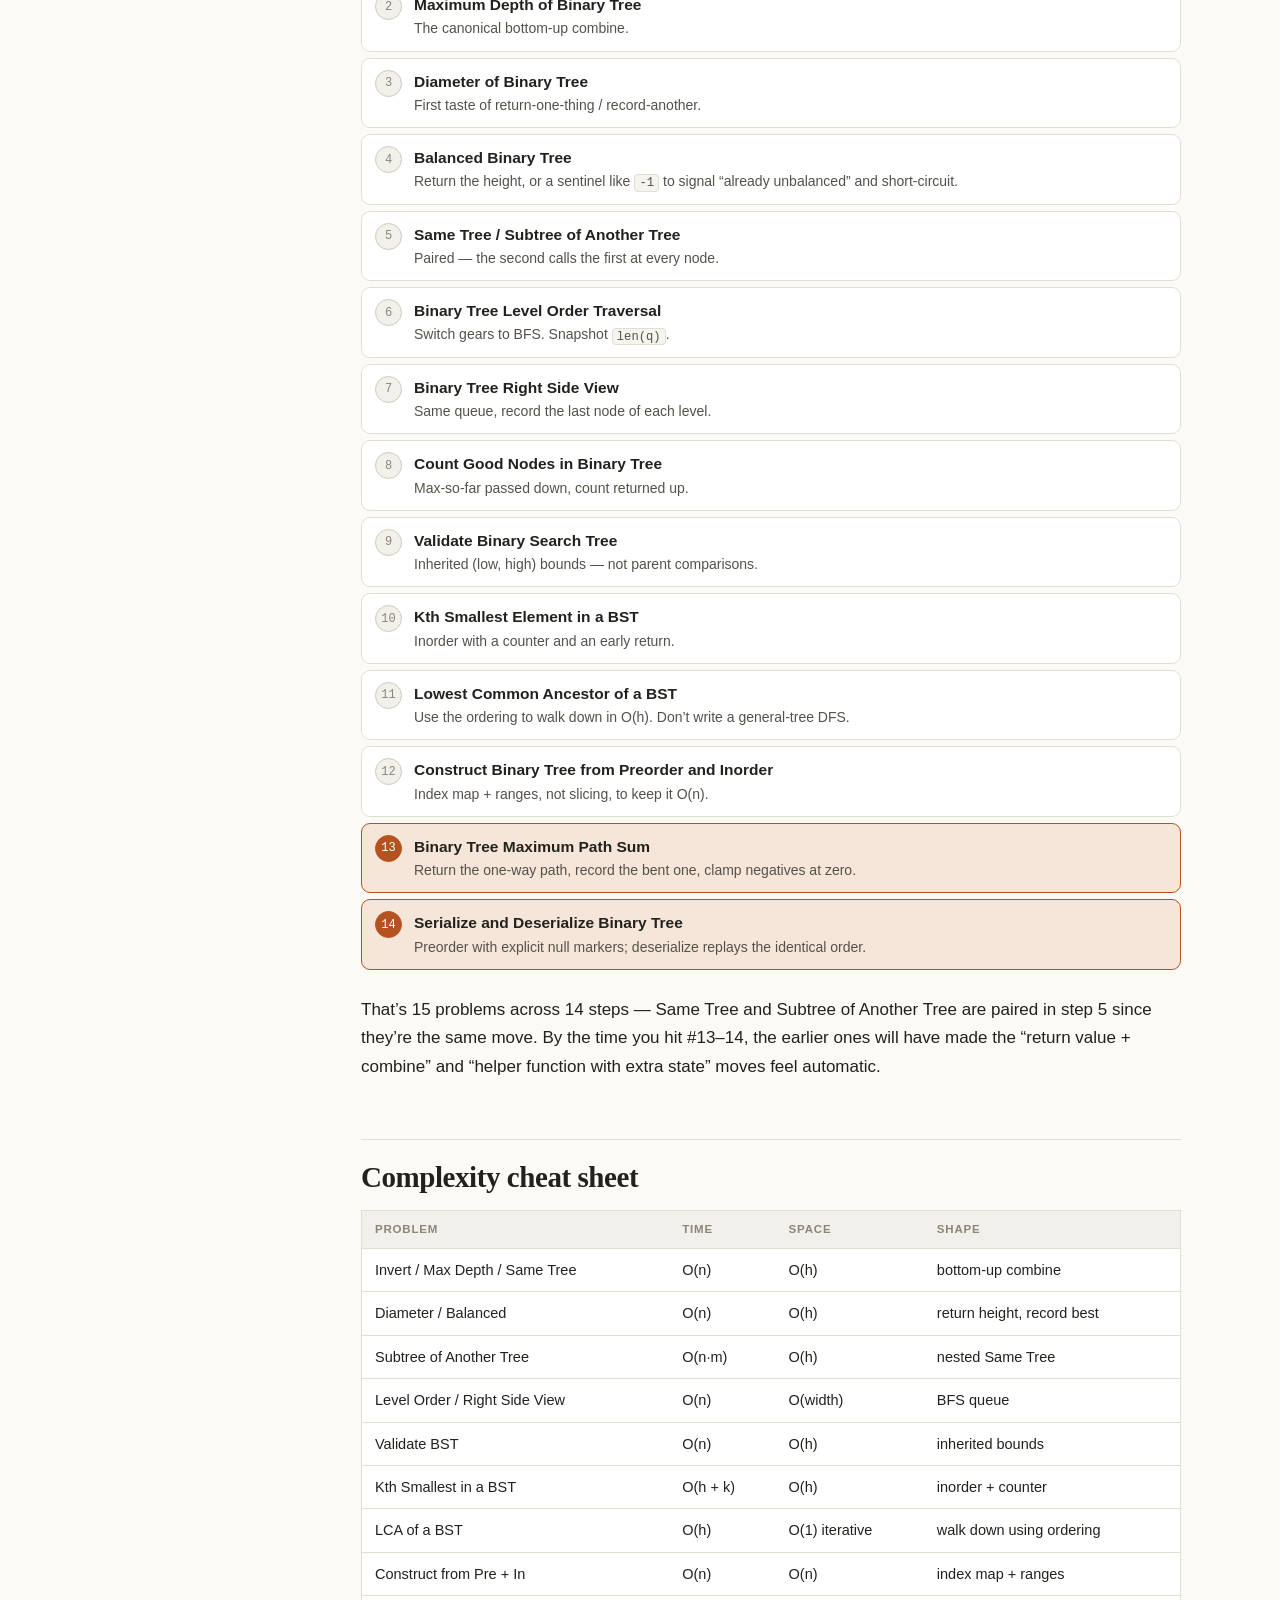
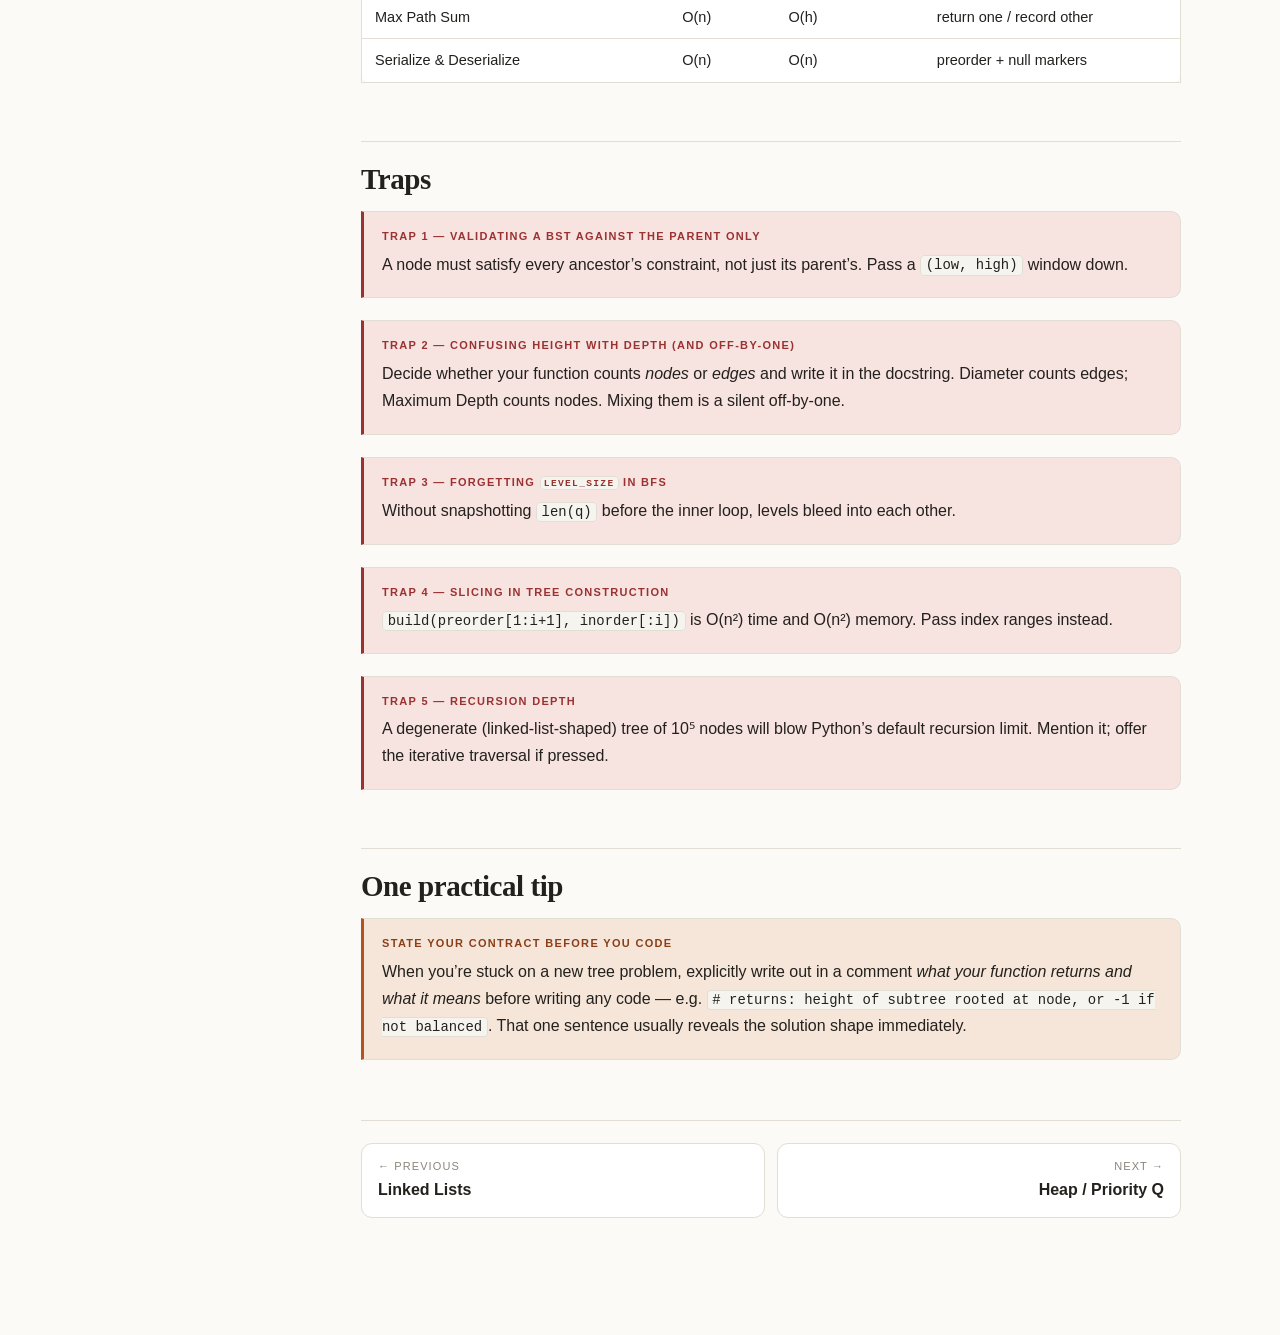
<file: Tree/tree.html>
<!DOCTYPE html>
<html lang="en">
<head>
<meta charset="utf-8">
<meta name="viewport" content="width=device-width, initial-scale=1">
<title>Binary Trees — NeetCode 150 Notes</title>
<link rel="stylesheet" href="../assets/style.css">
</head>
<body data-page="tree" data-root="..">
<div class="layout">
<main class="content">
<article class="article">

<div class="topbar"></div>

<h1>Binary Trees</h1>
<p class="deck">The best section for building real pattern recognition, because almost every problem is a variation on the same handful of templates. The entire difficulty is deciding <em>what information to pass down and what to bubble back up.</em></p>

<div class="facts">
  <div class="fact"><div class="k">Problems</div><div class="v">15</div></div>
  <div class="fact"><div class="k">Traversals</div><div class="v" style="font-size:14px">pre · in · post · BFS</div></div>
  <div class="fact"><div class="k">Typical time</div><div class="v">O(n)</div></div>
  <div class="fact"><div class="k">Typical space</div><div class="v">O(h)</div></div>
</div>

<div class="toc"></div>

<h2>The core structure</h2>

<pre><code>class TreeNode:
    def __init__(self, val=0, left=None, right=None):
        self.val = val
        self.left = left
        self.right = right
</code></pre>

<p class="lead-in">Everything you do with trees comes down to: look at a node, decide what to do with its value, and recurse into <code>left</code> and <code>right</code>. That&rsquo;s it. The entire difficulty of tree problems is figuring out what information to pass down and what information to bubble back up.</p>

<figure>
<svg viewBox="0 0 740 300" role="img" aria-label="A binary tree with height, depth, leaves and subtrees labelled">
  <!-- edges -->
  <g class="sv-line">
    <line x1="370" y1="58" x2="250" y2="112"/>
    <line x1="370" y1="58" x2="490" y2="112"/>
    <line x1="250" y1="140" x2="180" y2="194"/>
    <line x1="250" y1="140" x2="320" y2="194"/>
    <line x1="490" y1="140" x2="560" y2="194"/>
  </g>
  <!-- nodes -->
  <circle class="sv-acc" cx="370" cy="44" r="26"/><text class="val" x="370" y="50" text-anchor="middle">3</text>
  <circle class="sv-info" cx="250" cy="126" r="26"/><text class="val" x="250" y="132" text-anchor="middle">9</text>
  <circle class="sv-info" cx="490" cy="126" r="26"/><text class="val" x="490" y="132" text-anchor="middle">20</text>
  <circle class="sv-good" cx="180" cy="208" r="26"/><text class="val" x="180" y="214" text-anchor="middle">4</text>
  <circle class="sv-good" cx="320" cy="208" r="26"/><text class="val" x="320" y="214" text-anchor="middle">7</text>
  <circle class="sv-good" cx="560" cy="208" r="26"/><text class="val" x="560" y="214" text-anchor="middle">15</text>

  <!-- annotations -->
  <text class="cap t-acc" x="410" y="40">root · depth 0</text>
  <text class="cap" x="0" y="132">depth 1</text>
  <text class="cap t-good" x="0" y="214">leaves — depth 2</text>
  <line class="sv-line dash" x1="0" y1="44" x2="740" y2="44" opacity=".35"/>
  <line class="sv-line dash" x1="0" y1="126" x2="740" y2="126" opacity=".35"/>
  <line class="sv-line dash" x1="0" y1="208" x2="740" y2="208" opacity=".35"/>

  <path class="s-acc" d="M690 44 L690 208"/>
  <path class="f-acc" d="M690 36 l-5,9 l10,0 z"/><path class="f-acc" d="M690 216 l-5,-9 l10,0 z"/>
  <text class="cap t-acc" x="684" y="130" text-anchor="end">height 2</text>

  <rect class="s-info" x="152" y="96" width="200" height="140" rx="12" fill="none" stroke-dasharray="5 3"/>
  <text class="tiny t-info" x="252" y="256" text-anchor="middle">the left subtree — itself a complete binary tree</text>

  <text class="cap" x="0" y="288"><tspan class="capb">Recursion works because a subtree is the same kind of object as the whole tree.</tspan> Every technique here is that fact, applied.</text>
</svg>
<figcaption><b>Vocabulary that matters.</b> <em>Depth</em> counts down from the root, <em>height</em> counts up from the leaves, and the recursion&rsquo;s space cost is O(h) &mdash; O(log n) for a balanced tree, O(n) for a degenerate one. Interviewers ask about that worst case.</figcaption>
</figure>

<h2>The one habit: the recursive contract</h2>

<div class="callout key">
  <span class="ct">The habit</span>
  <p>Before writing any tree code, answer one question: <em>&ldquo;If I had the answer for the left subtree and the right subtree, how would I combine them to get the answer for this node?&rdquo;</em></p>
</div>

<p>Then trust that the recursion will handle the subtrees for you. This is the leap of faith &mdash; <strong>don&rsquo;t try to trace through the whole call stack in your head.</strong> Write the base case (usually <code>if not root: return ...</code>), write the combine step, done.</p>

<p>This single habit solves probably 80% of NeetCode&rsquo;s tree section. And it works because of the structural fact in the figure above: a subtree is the same kind of object as the tree, so a function that is correct for the whole tree is automatically correct for every subtree.</p>

<h2>The 30-second mental check</h2>

<div class="table-wrap">
<table>
<thead><tr><th>Ask</th><th>Shape</th><th>Traversal</th></tr></thead>
<tbody>
<tr><td><b>Do I need information from my children before I can answer?</b></td><td>bottom-up — return a value, combine children</td><td><b>postorder</b></td></tr>
<tr><td><b>Do I need to stop as soon as I find the answer?</b></td><td>bubble the result up through return values and short-circuit</td><td>any, with early return</td></tr>
<tr><td><b>Does the root define the structure of what&rsquo;s below it?</b></td><td>top-down — process root first, then recurse (building, copying, serializing)</td><td><b>preorder</b></td></tr>
<tr><td><b>Does the problem mention a level, row, or depth?</b></td><td>queue, one level per outer iteration</td><td><b>BFS</b></td></tr>
</tbody>
</table>
</div>

<h2>Traversal patterns &mdash; know these cold</h2>

<figure>
<svg viewBox="0 0 740 346" role="img" aria-label="Preorder, inorder and postorder visiting the same tree in three different sequences">
  <!-- three small trees -->
  <g transform="translate(20,0)">
    <text class="capb t-acc" x="60" y="16" text-anchor="middle">Preorder</text>
    <text class="tiny" x="60" y="32" text-anchor="middle">root → left → right</text>
    <g class="sv-line">
      <line x1="60" y1="60" x2="26" y2="98"/><line x1="60" y1="60" x2="94" y2="98"/>
      <line x1="26" y1="122" x2="0" y2="158"/><line x1="26" y1="122" x2="52" y2="158"/>
    </g>
    <circle class="sv-acc" cx="60" cy="52" r="18"/><text class="val" x="60" y="57" text-anchor="middle">1</text>
    <circle class="cell" cx="26" cy="110" r="18"/><text class="val" x="26" y="115" text-anchor="middle">2</text>
    <circle class="cell" cx="94" cy="110" r="18"/><text class="val" x="94" y="115" text-anchor="middle">3</text>
    <circle class="cell" cx="0" cy="168" r="18"/><text class="val" x="0" y="173" text-anchor="middle">4</text>
    <circle class="cell" cx="52" cy="168" r="18"/><text class="val" x="52" y="173" text-anchor="middle">5</text>
    <text class="cap t-acc sv-mono" x="60" y="212" text-anchor="middle">1 2 4 5 3</text>
    <text class="tiny" x="60" y="238" text-anchor="middle">copying, serializing,</text>
    <text class="tiny" x="60" y="252" text-anchor="middle">passing info downward</text>
  </g>

  <g transform="translate(265,0)">
    <text class="capb t-good" x="60" y="16" text-anchor="middle">Inorder</text>
    <text class="tiny" x="60" y="32" text-anchor="middle">left → root → right</text>
    <g class="sv-line">
      <line x1="60" y1="60" x2="26" y2="98"/><line x1="60" y1="60" x2="94" y2="98"/>
      <line x1="26" y1="122" x2="0" y2="158"/><line x1="26" y1="122" x2="52" y2="158"/>
    </g>
    <circle class="cell" cx="60" cy="52" r="18"/><text class="val" x="60" y="57" text-anchor="middle">1</text>
    <circle class="cell" cx="26" cy="110" r="18"/><text class="val" x="26" y="115" text-anchor="middle">2</text>
    <circle class="cell" cx="94" cy="110" r="18"/><text class="val" x="94" y="115" text-anchor="middle">3</text>
    <circle class="sv-good" cx="0" cy="168" r="18"/><text class="val" x="0" y="173" text-anchor="middle">4</text>
    <circle class="cell" cx="52" cy="168" r="18"/><text class="val" x="52" y="173" text-anchor="middle">5</text>
    <text class="cap t-good sv-mono" x="60" y="212" text-anchor="middle">4 2 5 1 3</text>
    <text class="tiny" x="60" y="238" text-anchor="middle">the magic one for BSTs —</text>
    <text class="tiny" x="60" y="252" text-anchor="middle">visits nodes in sorted order</text>
  </g>

  <g transform="translate(510,0)">
    <text class="capb t-info" x="60" y="16" text-anchor="middle">Postorder</text>
    <text class="tiny" x="60" y="32" text-anchor="middle">left → right → root</text>
    <g class="sv-line">
      <line x1="60" y1="60" x2="26" y2="98"/><line x1="60" y1="60" x2="94" y2="98"/>
      <line x1="26" y1="122" x2="0" y2="158"/><line x1="26" y1="122" x2="52" y2="158"/>
    </g>
    <circle class="cell" cx="60" cy="52" r="18"/><text class="val" x="60" y="57" text-anchor="middle">1</text>
    <circle class="cell" cx="26" cy="110" r="18"/><text class="val" x="26" y="115" text-anchor="middle">2</text>
    <circle class="cell" cx="94" cy="110" r="18"/><text class="val" x="94" y="115" text-anchor="middle">3</text>
    <circle class="sv-info" cx="0" cy="168" r="18"/><text class="val" x="0" y="173" text-anchor="middle">4</text>
    <circle class="cell" cx="52" cy="168" r="18"/><text class="val" x="52" y="173" text-anchor="middle">5</text>
    <text class="cap t-info sv-mono" x="60" y="212" text-anchor="middle">4 5 2 3 1</text>
    <text class="tiny" x="60" y="238" text-anchor="middle">need info from children</text>
    <text class="tiny" x="60" y="252" text-anchor="middle">before deciding — heights, sums</text>
  </g>

  <rect class="panel" x="0" y="266" width="740" height="72" rx="10"/>
  <text class="cap" x="16" y="294">All three visit every node exactly once and differ <tspan class="capb">only in where the &#8220;visit&#8221; line sits</tspan></text>
  <text class="cap" x="16" y="318">relative to the two recursive calls. Same code, three placements.</text>
</svg>
<figcaption><b>Three DFS orders.</b> If you remember nothing else: <em>inorder on a BST yields sorted values</em>, and <em>postorder is what you want when a node&rsquo;s answer depends on its children&rsquo;s answers</em>.</figcaption>
</figure>

<h3>BFS &mdash; level by level</h3>

<p>Whenever a problem says &ldquo;level,&rdquo; &ldquo;row,&rdquo; or &ldquo;rightmost/leftmost at each depth,&rdquo; think BFS with a queue immediately.</p>

<figure>
<svg viewBox="0 0 740 318" role="img" aria-label="Breadth first traversal processing one full level per outer loop iteration">
  <g class="sv-line">
    <line x1="200" y1="46" x2="110" y2="100"/><line x1="200" y1="46" x2="290" y2="100"/>
    <line x1="110" y1="128" x2="60" y2="182"/><line x1="110" y1="128" x2="160" y2="182"/>
    <line x1="290" y1="128" x2="340" y2="182"/>
  </g>
  <circle class="sv-acc" cx="200" cy="32" r="22"/><text class="val" x="200" y="38" text-anchor="middle">3</text>
  <circle class="sv-good" cx="110" cy="114" r="22"/><text class="val" x="110" y="120" text-anchor="middle">9</text>
  <circle class="sv-good" cx="290" cy="114" r="22"/><text class="val" x="290" y="120" text-anchor="middle">20</text>
  <circle class="sv-info" cx="60" cy="196" r="22"/><text class="val" x="60" y="202" text-anchor="middle">4</text>
  <circle class="sv-info" cx="160" cy="196" r="22"/><text class="val" x="160" y="202" text-anchor="middle">7</text>
  <circle class="sv-info" cx="340" cy="196" r="22"/><text class="val" x="340" y="202" text-anchor="middle">15</text>

  <text class="cap t-acc" x="410" y="38">level 0 → [3]</text>
  <text class="cap t-good" x="410" y="120">level 1 → [9, 20]</text>
  <text class="cap t-info" x="410" y="202">level 2 → [4, 7, 15]</text>

  <rect class="panel" x="0" y="228" width="740" height="86" rx="10"/>
  <text class="capb" x="16" y="252">The one line that separates the levels</text>
  <text class="cap" x="16" y="278"><tspan class="sv-mono">level_size = len(q)</tspan> <tspan class="capb">before</tspan> the inner loop. It freezes how many nodes belong to this level,</text>
  <text class="cap" x="16" y="302">so the children you append during the loop land in the <tspan class="capb">next</tspan> one.</text>
</svg>
<figcaption><b>BFS with level separation.</b> Without the <code>level_size</code> snapshot you get a flat traversal with no level boundaries &mdash; fine for some problems, wrong for Level Order and Right Side View.</figcaption>
</figure>

<pre><code>from collections import deque
def bfs(root):
    if not root: return
    q = deque([root])
    while q:
        level_size = len(q)
        for _ in range(level_size):
            node = q.popleft()
            # process node
            if node.left: q.append(node.left)
            if node.right: q.append(node.right)
</code></pre>

<h2>Top-down vs. bottom-up &mdash; the real pattern to internalise</h2>

<figure>
<svg viewBox="0 0 740 300" role="img" aria-label="Information flowing down the tree as arguments versus flowing up as return values">
  <!-- bottom up -->
  <rect class="sv-info" x="0" y="10" width="356" height="280" rx="10"/>
  <text class="capb t-info" x="18" y="36">Bottom-up (postorder)</text>
  <text class="cap" x="18" y="56">children report back; the function returns a value</text>
  <g class="sv-line">
    <line x1="178" y1="98" x2="118" y2="142"/><line x1="178" y1="98" x2="238" y2="142"/>
  </g>
  <circle class="cell" cx="178" cy="86" r="20"/><text class="val" x="178" y="92" text-anchor="middle">?</text>
  <circle class="cell" cx="118" cy="156" r="20"/><text class="val" x="118" y="162" text-anchor="middle">2</text>
  <circle class="cell" cx="238" cy="156" r="20"/><text class="val" x="238" y="162" text-anchor="middle">3</text>
  <path class="s-info" d="M124 132 L166 108"/><path class="f-info" d="M172 104 l-10,0 l4,9 z"/>
  <path class="s-info" d="M232 132 L190 108"/><path class="f-info" d="M184 104 l10,0 l-4,9 z"/>
  <text class="cap t-info" x="178" y="204" text-anchor="middle">1 + max(2, 3) = 4</text>
  <text class="cap" x="18" y="234">Used by: Maximum Depth, Balanced,</text>
  <text class="cap" x="18" y="254">Diameter, Count Good Nodes, Max Path Sum</text>
  <text class="tiny" x="18" y="278">Tell: the problem talks about height, count, or balance.</text>

  <!-- top down -->
  <rect class="sv-acc" x="384" y="10" width="356" height="280" rx="10"/>
  <text class="capb t-acc" x="402" y="36">Top-down (preorder)</text>
  <text class="cap" x="402" y="56">you pass context down as arguments</text>
  <g class="sv-line">
    <line x1="562" y1="98" x2="502" y2="142"/><line x1="562" y1="98" x2="622" y2="142"/>
  </g>
  <circle class="cell" cx="562" cy="86" r="20"/><text class="val" x="562" y="92" text-anchor="middle">5</text>
  <circle class="cell" cx="502" cy="156" r="20"/><text class="val" x="502" y="162" text-anchor="middle">?</text>
  <circle class="cell" cx="622" cy="156" r="20"/><text class="val" x="622" y="162" text-anchor="middle">?</text>
  <path class="s-acc" d="M550 108 L508 132"/><path class="f-acc" d="M502 136 l10,0 l-4,-9 z"/>
  <path class="s-acc" d="M574 108 L616 132"/><path class="f-acc" d="M622 136 l-10,0 l4,-9 z"/>
  <text class="cap t-acc" x="562" y="204" text-anchor="middle">remaining = target − 5</text>
  <text class="cap" x="402" y="234">Used by: Path Sum, Validate BST (bounds),</text>
  <text class="cap" x="402" y="254">Count Good Nodes (max-so-far)</text>
  <text class="tiny" x="402" y="278">Tell: a value accumulates as you descend.</text>
</svg>
<figcaption><b>Which way does the information travel?</b> A lot of people get stuck by forcing a bottom-up problem into a top-down shape or vice versa. The tell is in the wording: <em>accumulating on the way down</em> (path sum, max-so-far, depth) is top-down; <em>combining what children report</em> (height, count, balance) is bottom-up.</figcaption>
</figure>

<div class="two-col">
<div>
<h4>Bottom-up: Maximum Depth</h4>
<pre><code>def maxDepth(root):
    if not root: return 0
    return 1 + max(maxDepth(root.left),
                   maxDepth(root.right))</code></pre>
<p style="font-size:14.5px">This exact shape — return 0 on null, combine children with <code>+1</code>/<code>max</code>/<code>min</code> — reappears in Maximum Depth, Balanced, Diameter, Count Good Nodes, and Max Path Sum.</p>
</div>
<div>
<h4>Top-down: Path Sum</h4>
<pre><code>def hasPathSum(root, target):
    if not root: return False
    if not root.left and not root.right:
        return root.val == target
    rem = target - root.val
    return (hasPathSum(root.left, rem)
         or hasPathSum(root.right, rem))</code></pre>
<p style="font-size:14.5px">The remaining target is context handed downward. Nothing is combined on the way back up except a boolean.</p>
</div>
</div>

<h2>Early termination: bubbling the answer up</h2>

<p>Group 3 problems below lean on this. The moment you find the answer (or a violation), return it straight up the call stack so the remaining recursion unwinds without visiting the rest of the tree.</p>

<figure>
<svg viewBox="0 0 740 280" role="img" aria-label="Kth smallest in a BST: inorder traversal short circuits once the counter reaches k">
  <text class="capb" x="0" y="16">Kth Smallest in a BST, k = 2 — inorder visits in sorted order</text>

  <g class="sv-line">
    <line x1="300" y1="58" x2="190" y2="106"/><line x1="300" y1="58" x2="410" y2="106"/>
    <line x1="190" y1="134" x2="120" y2="182"/><line x1="190" y1="134" x2="260" y2="182"/>
  </g>
  <circle class="cell" cx="300" cy="44" r="24"/><text class="val" x="300" y="50" text-anchor="middle">5</text>
  <circle class="cell" cx="190" cy="120" r="24"/><text class="val" x="190" y="126" text-anchor="middle">3</text>
  <circle class="cell" cx="410" cy="120" r="24" opacity=".35"/><text class="val" x="410" y="126" text-anchor="middle">6</text>
  <circle class="sv-good" cx="120" cy="196" r="24"/><text class="val" x="120" y="202" text-anchor="middle">2</text>
  <circle class="sv-acc" cx="260" cy="196" r="24" opacity=".35"/><text class="val" x="260" y="202" text-anchor="middle">4</text>

  <text class="tiny t-good" x="120" y="238" text-anchor="middle">1st — count = 1</text>
  <text class="tiny t-acc" x="190" y="164" text-anchor="middle">2nd — count = 2 → RETURN</text>
  <text class="tiny" x="300" y="88" text-anchor="middle">never visited</text>
  <text class="tiny" x="410" y="160" text-anchor="middle">never visited</text>
  <text class="tiny" x="260" y="238" text-anchor="middle">never visited</text>

  <rect class="panel" x="470" y="34" width="270" height="120" rx="10"/>
  <text class="capb" x="486" y="58">The shape</text>
  <text class="cap" x="486" y="82">found it / failed →</text>
  <text class="cap" x="486" y="102">return immediately, and let the</text>
  <text class="cap" x="486" y="122">answer propagate up untouched.</text>
  <text class="tiny" x="486" y="146">Same idea in Validate BST.</text>

  <text class="cap" x="0" y="272">Worst case is still O(n), but on a balanced tree with small k this visits only O(h + k) nodes — worth saying out loud.</text>
</svg>
<figcaption><b>Short-circuiting.</b> For Kth Smallest, keep a counter and return the moment you hit the k-th node in inorder order. For Validate BST, the instant a node violates its bound you return <code>False</code> and don&rsquo;t check anything else.</figcaption>
</figure>

<h2>BSTs: use the ordering, don&rsquo;t just traverse</h2>

<p>A BST guarantees <em>every</em> value in the left subtree is smaller and <em>every</em> value in the right subtree is larger. That&rsquo;s stronger than &ldquo;left child &lt; parent &lt; right child,&rdquo; and confusing the two is the classic Validate BST bug.</p>

<figure>
<svg viewBox="0 0 740 300" role="img" aria-label="Why validating a BST needs inherited bounds rather than local parent comparisons">
  <text class="capb t-bad" x="0" y="16">The classic wrong answer: comparing only with the parent</text>

  <g class="sv-line">
    <line x1="180" y1="58" x2="100" y2="106"/><line x1="180" y1="58" x2="260" y2="106"/>
    <line x1="260" y1="134" x2="200" y2="182"/><line x1="260" y1="134" x2="320" y2="182"/>
  </g>
  <circle class="cell" cx="180" cy="44" r="24"/><text class="val" x="180" y="50" text-anchor="middle">5</text>
  <circle class="cell" cx="100" cy="120" r="24"/><text class="val" x="100" y="126" text-anchor="middle">1</text>
  <circle class="cell" cx="260" cy="120" r="24"/><text class="val" x="260" y="126" text-anchor="middle">6</text>
  <circle class="sv-bad" cx="200" cy="196" r="24"/><text class="val" x="200" y="202" text-anchor="middle">3</text>
  <circle class="cell" cx="320" cy="196" r="24"/><text class="val" x="320" y="202" text-anchor="middle">7</text>

  <text class="tiny t-bad" x="200" y="240" text-anchor="middle">3 &lt; 6 ✓ locally…</text>
  <text class="tiny t-bad" x="200" y="256" text-anchor="middle">but it&#8217;s in 5&#8217;s RIGHT subtree,</text>
  <text class="tiny t-bad" x="200" y="272" text-anchor="middle">so it must exceed 5. INVALID.</text>

  <rect class="sv-good" x="400" y="30" width="340" height="190" rx="10"/>
  <text class="capb t-good" x="418" y="56">The fix: pass an inherited (low, high) window</text>
  <text class="cap sv-mono" x="418" y="86">valid(node, low, high):</text>
  <text class="cap sv-mono" x="434" y="108">if not node: return True</text>
  <text class="cap sv-mono" x="434" y="130">if not (low &lt; node.val &lt; high):</text>
  <text class="cap sv-mono" x="450" y="152">return False</text>
  <text class="cap sv-mono" x="434" y="174">return (valid(node.left, low, node.val)</text>
  <text class="cap sv-mono" x="450" y="196">and valid(node.right, node.val, high))</text>

  <text class="cap" x="400" y="248">Going left <tspan class="capb">tightens the upper bound</tspan>;</text>
  <text class="cap" x="400" y="268">going right tightens the lower.</text>
  <text class="cap" x="400" y="292">Start with <tspan class="sv-mono">(-inf, +inf)</tspan>.</text>
</svg>
<figcaption><b>Validate BST.</b> The bounds are context handed <em>down</em>, not values reported up &mdash; a top-down problem hiding in a bottom-up-looking section. The alternative solution is equally valid: do a full inorder traversal and check the values come out strictly increasing. Both are O(n); the bounds version short-circuits sooner.</figcaption>
</figure>

<div class="callout tip">
  <span class="ct">The BST speed-up you should always mention</span>
  <p>Lowest Common Ancestor <em>of a BST</em> doesn&rsquo;t need a full DFS. Walk down from the root: if both targets are smaller, go left; if both are larger, go right; the first node that sits <em>between</em> them (or equals one of them) is the LCA. O(h) instead of O(n), and about five lines.</p>
</div>

<h2>Construction and serialization</h2>

<figure>
<svg viewBox="0 0 740 300" role="img" aria-label="Building a tree from preorder and inorder traversals by splitting the inorder range">
  <text class="capb" x="0" y="16">preorder = [3, 9, 20, 15, 7]   ·   inorder = [9, 3, 15, 20, 7]</text>

  <g>
    <text class="cap" x="0" y="52">preorder</text>
    <rect class="sv-acc" x="90"  y="34" width="66" height="36" rx="5"/><text class="val" x="123" y="58" text-anchor="middle">3</text>
    <rect class="cell"   x="160" y="34" width="66" height="36" rx="5"/><text class="val" x="193" y="58" text-anchor="middle">9</text>
    <rect class="cell"   x="230" y="34" width="66" height="36" rx="5"/><text class="val" x="263" y="58" text-anchor="middle">20</text>
    <rect class="cell"   x="300" y="34" width="66" height="36" rx="5"/><text class="val" x="333" y="58" text-anchor="middle">15</text>
    <rect class="cell"   x="370" y="34" width="66" height="36" rx="5"/><text class="val" x="403" y="58" text-anchor="middle">7</text>
  </g>
  <text class="tiny t-acc" x="123" y="88" text-anchor="middle">first element is ALWAYS the root</text>

  <g>
    <text class="cap" x="0" y="146">inorder</text>
    <rect class="sv-good" x="90"  y="128" width="66" height="36" rx="5"/><text class="val" x="123" y="152" text-anchor="middle">9</text>
    <rect class="sv-acc"  x="160" y="128" width="66" height="36" rx="5"/><text class="val" x="193" y="152" text-anchor="middle">3</text>
    <rect class="sv-info" x="230" y="128" width="66" height="36" rx="5"/><text class="val" x="263" y="152" text-anchor="middle">15</text>
    <rect class="sv-info" x="300" y="128" width="66" height="36" rx="5"/><text class="val" x="333" y="152" text-anchor="middle">20</text>
    <rect class="sv-info" x="370" y="128" width="66" height="36" rx="5"/><text class="val" x="403" y="152" text-anchor="middle">7</text>
  </g>
  <text class="tiny t-good" x="123" y="182" text-anchor="middle">everything LEFT of the root</text>
  <text class="tiny t-info" x="333" y="182" text-anchor="middle">everything RIGHT of the root</text>

  <path class="s-acc" d="M123 78 L193 122"/><path class="f-acc" d="M198 126 l-10,-1 l4,-9 z"/>
  <text class="tiny t-acc" x="205" y="106">find 3 in inorder → index 1</text>

  <rect class="panel" x="470" y="30" width="270" height="140" rx="10"/>
  <text class="capb" x="486" y="54">The recursion</text>
  <text class="cap" x="486" y="80">1. Pop the next preorder value → root.</text>
  <text class="cap" x="486" y="102">2. Look up its index in inorder.</text>
  <text class="cap" x="486" y="124">3. Recurse left on the inorder slice</text>
  <text class="cap" x="486" y="142">   before it, right on the slice after</text>
  <text class="tiny" x="486" y="164">Preorder guarantees left is built first.</text>

  <rect class="panel" x="0" y="214" width="740" height="82" rx="10"/>
  <text class="capb" x="16" y="238">Make it O(n)</text>
  <text class="cap" x="16" y="262">Precompute <tspan class="sv-mono">{value: index}</tspan> for inorder once, and pass index <tspan class="capb">ranges</tspan> rather than slicing lists.</text>
  <text class="cap" x="16" y="286">Searching inorder each call is O(n) per node — O(n²) overall — and slicing copies memory on top of that.</text>
</svg>
<figcaption><b>Construct from Preorder and Inorder.</b> Preorder tells you <em>who the root is</em>; inorder tells you <em>where the split falls</em>. Neither alone is enough, which is exactly why the problem hands you both.</figcaption>
</figure>

<p>Serialization is the same insight in reverse: usually a preorder DFS with explicit null markers, and deserialization replays that same order using an iterator or queue.</p>

<pre><code>def serialize(root):
    out = []
    def dfs(node):
        if not node:
            out.append("#"); return          # explicit null marker — essential
        out.append(str(node.val))
        dfs(node.left); dfs(node.right)
    dfs(root)
    return ",".join(out)

def deserialize(data):
    vals = iter(data.split(","))
    def build():
        v = next(vals)
        if v == "#":
            return None
        node = TreeNode(int(v))
        node.left = build(); node.right = build()   # same order as serialize
        return node
    return build()
</code></pre>

<div class="callout note">
  <span class="ct">Why the null markers are non-negotiable</span>
  <p>Without them, preorder alone is ambiguous &mdash; many different trees produce the same sequence. The <code>#</code> placeholders restore the structural information that flattening threw away.</p>
</div>

<h2>Binary Tree Maximum Path Sum &mdash; the boss</h2>

<p>The distinction that trips people up constantly: a path that must go <em>through</em> a node vs. a path that can be <em>anywhere</em> in the tree. Max Path Sum needs both at once, and the resolution is that the function returns one thing while a side variable records another.</p>

<figure>
<svg viewBox="0 0 740 300" role="img" aria-label="Max path sum: the return value is a one-way path while the recorded best may bend through a node">
  <g class="sv-line">
    <line x1="220" y1="58" x2="130" y2="112"/><line x1="220" y1="58" x2="310" y2="112"/>
  </g>
  <circle class="sv-acc" cx="220" cy="44" r="26"/><text class="val" x="220" y="50" text-anchor="middle">10</text>
  <circle class="sv-good" cx="130" cy="126" r="26"/><text class="val" x="130" y="132" text-anchor="middle">9</text>
  <circle class="sv-good" cx="310" cy="126" r="26"/><text class="val" x="310" y="132" text-anchor="middle">20</text>

  <path class="s-good" d="M148 108 L202 62"/>
  <path class="s-good" d="M238 62 L292 108"/>
  <text class="cap t-good" x="220" y="176" text-anchor="middle">the BENT path: 9 + 10 + 20 = 39</text>
  <text class="tiny" x="220" y="196" text-anchor="middle">recorded in the nonlocal best — but cannot be returned</text>

  <rect class="panel" x="400" y="20" width="340" height="164" rx="10"/>
  <text class="capb" x="416" y="44">Two different quantities</text>
  <text class="cap" x="416" y="70"><tspan class="capb t-acc">RETURN</tspan> the best path that <tspan class="capb">starts here and goes</tspan></text>
  <text class="cap" x="416" y="88"><tspan class="capb">one way down</tspan>: <tspan class="sv-mono">val + max(left, right, 0)</tspan></text>
  <text class="cap" x="416" y="112">— because a parent can only attach to a path</text>
  <text class="cap" x="416" y="130">that enters this node from above, once.</text>
  <text class="cap" x="416" y="158"><tspan class="capb t-good">RECORD</tspan> the best path that <tspan class="capb">bends</tspan> through here:</text>
  <text class="cap sv-mono" x="416" y="176">val + max(left,0) + max(right,0)</text>

  <rect class="panel" x="0" y="222" width="740" height="76" rx="10"/>
  <text class="capb" x="16" y="246">Why <tspan class="sv-mono">max(child, 0)</tspan>?</text>
  <text class="cap" x="16" y="270">A subtree with a negative best contributes nothing worth having — you simply don&#8217;t extend into it.</text>
  <text class="cap" x="16" y="292">Clamping at zero is how &#8220;skip this branch&#8221; is expressed without an extra case. Initialise <tspan class="sv-mono">best = -inf</tspan>, not 0.</text>
</svg>
<figcaption><b>Return one thing, record another.</b> This return-vs-record split is the general trick for &ldquo;the answer can be anywhere in the tree&rdquo; problems. Diameter of Binary Tree is the same pattern with edge counts instead of sums &mdash; solve that first.</figcaption>
</figure>

<pre><code>def maxPathSum(root):
    best = float("-inf")
    def gain(node):
        nonlocal best
        if not node:
            return 0
        left = max(gain(node.left), 0)          # negative branches are skipped
        right = max(gain(node.right), 0)
        best = max(best, node.val + left + right)   # RECORD: the bent path
        return node.val + max(left, right)          # RETURN: the one-way path
    gain(root)
    return best
</code></pre>

<h2>Pattern groups mapped to the problems</h2>

<div class="table-wrap">
<table>
<thead><tr><th>Group</th><th>The move</th><th>Problems</th></tr></thead>
<tbody>
<tr><td><b>1. Simple bottom-up combine</b></td><td>Null check → recurse both sides → combine.</td><td>Invert Binary Tree, Maximum Depth, Diameter, Balanced Binary Tree, Same Tree, Subtree of Another Tree</td></tr>
<tr><td><b>2. BFS / level order family</b></td><td>The queue template; the only difference is what you record per level (last element = right side view, average = sum/count).</td><td>Level Order Traversal, Right Side View, Average of Levels</td></tr>
<tr><td><b>3. BST-specific (inorder = sorted)</b></td><td>Either inorder-and-check-increasing, or use BST properties to walk down instead of exploring everything. Early termination pays off here.</td><td>Validate BST, Kth Smallest in a BST, LCA of a BST</td></tr>
<tr><td><b>4. Path / &ldquo;root somewhere&rdquo;</b></td><td>Careful separation of &ldquo;path through this node&rdquo; from &ldquo;path anywhere&rdquo;: return one, record the other.</td><td>Binary Tree Maximum Path Sum <span class="tag hard">hard</span></td></tr>
<tr><td><b>5. Construction / serialization</b></td><td>Preorder&rsquo;s first element is the root; find it in inorder to split ranges. Serialization is preorder with null markers.</td><td>Construct from Preorder and Inorder, Serialize and Deserialize <span class="tag hard">hard</span></td></tr>
<tr><td><b>6. Global state during recursion</b></td><td>Pass a running max down (top-down) but return a count — needs a helper with an accumulator or a <code>nonlocal</code> counter.</td><td>Count Good Nodes in Binary Tree</td></tr>
</tbody>
</table>
</div>

<h2>Suggested order to attack them</h2>

<ol class="problems">
<li><b>Invert Binary Tree</b><span class="why">Get the recursion muscle memory. Three lines.</span></li>
<li><b>Maximum Depth of Binary Tree</b><span class="why">The canonical bottom-up combine.</span></li>
<li><b>Diameter of Binary Tree</b><span class="why">First taste of return-one-thing / record-another.</span></li>
<li><b>Balanced Binary Tree</b><span class="why">Return the height, or a sentinel like <code>-1</code> to signal &ldquo;already unbalanced&rdquo; and short-circuit.</span></li>
<li><b>Same Tree / Subtree of Another Tree</b><span class="why">Paired — the second calls the first at every node.</span></li>
<li><b>Binary Tree Level Order Traversal</b><span class="why">Switch gears to BFS. Snapshot <code>len(q)</code>.</span></li>
<li><b>Binary Tree Right Side View</b><span class="why">Same queue, record the last node of each level.</span></li>
<li><b>Count Good Nodes in Binary Tree</b><span class="why">Max-so-far passed down, count returned up.</span></li>
<li><b>Validate Binary Search Tree</b><span class="why">Inherited (low, high) bounds — not parent comparisons.</span></li>
<li><b>Kth Smallest Element in a BST</b><span class="why">Inorder with a counter and an early return.</span></li>
<li><b>Lowest Common Ancestor of a BST</b><span class="why">Use the ordering to walk down in O(h). Don&rsquo;t write a general-tree DFS.</span></li>
<li><b>Construct Binary Tree from Preorder and Inorder</b><span class="why">Index map + ranges, not slicing, to keep it O(n).</span></li>
<li class="boss"><b>Binary Tree Maximum Path Sum</b><span class="why">Return the one-way path, record the bent one, clamp negatives at zero.</span></li>
<li class="boss"><b>Serialize and Deserialize Binary Tree</b><span class="why">Preorder with explicit null markers; deserialize replays the identical order.</span></li>
</ol>

<p>That&rsquo;s 15 problems across 14 steps &mdash; Same Tree and Subtree of Another Tree are paired in step 5 since they&rsquo;re the same move. By the time you hit #13&ndash;14, the earlier ones will have made the &ldquo;return value + combine&rdquo; and &ldquo;helper function with extra state&rdquo; moves feel automatic.</p>

<h2>Complexity cheat sheet</h2>

<div class="table-wrap">
<table>
<thead><tr><th>Problem</th><th>Time</th><th>Space</th><th>Shape</th></tr></thead>
<tbody>
<tr><td>Invert / Max Depth / Same Tree</td><td>O(n)</td><td>O(h)</td><td>bottom-up combine</td></tr>
<tr><td>Diameter / Balanced</td><td>O(n)</td><td>O(h)</td><td>return height, record best</td></tr>
<tr><td>Subtree of Another Tree</td><td>O(n·m)</td><td>O(h)</td><td>nested Same Tree</td></tr>
<tr><td>Level Order / Right Side View</td><td>O(n)</td><td>O(width)</td><td>BFS queue</td></tr>
<tr><td>Validate BST</td><td>O(n)</td><td>O(h)</td><td>inherited bounds</td></tr>
<tr><td>Kth Smallest in a BST</td><td>O(h + k)</td><td>O(h)</td><td>inorder + counter</td></tr>
<tr><td>LCA of a BST</td><td>O(h)</td><td>O(1) iterative</td><td>walk down using ordering</td></tr>
<tr><td>Construct from Pre + In</td><td>O(n)</td><td>O(n)</td><td>index map + ranges</td></tr>
<tr><td>Max Path Sum</td><td>O(n)</td><td>O(h)</td><td>return one / record other</td></tr>
<tr><td>Serialize &amp; Deserialize</td><td>O(n)</td><td>O(n)</td><td>preorder + null markers</td></tr>
</tbody>
</table>
</div>

<h2>Traps</h2>

<div class="callout trap">
  <span class="ct">Trap 1 — validating a BST against the parent only</span>
  <p>A node must satisfy every ancestor&rsquo;s constraint, not just its parent&rsquo;s. Pass a <code>(low, high)</code> window down.</p>
</div>

<div class="callout trap">
  <span class="ct">Trap 2 — confusing height with depth (and off-by-one)</span>
  <p>Decide whether your function counts <em>nodes</em> or <em>edges</em> and write it in the docstring. Diameter counts edges; Maximum Depth counts nodes. Mixing them is a silent off-by-one.</p>
</div>

<div class="callout trap">
  <span class="ct">Trap 3 — forgetting <code>level_size</code> in BFS</span>
  <p>Without snapshotting <code>len(q)</code> before the inner loop, levels bleed into each other.</p>
</div>

<div class="callout trap">
  <span class="ct">Trap 4 — slicing in tree construction</span>
  <p><code>build(preorder[1:i+1], inorder[:i])</code> is O(n²) time and O(n²) memory. Pass index ranges instead.</p>
</div>

<div class="callout trap">
  <span class="ct">Trap 5 — recursion depth</span>
  <p>A degenerate (linked-list-shaped) tree of 10⁵ nodes will blow Python&rsquo;s default recursion limit. Mention it; offer the iterative traversal if pressed.</p>
</div>

<h2>One practical tip</h2>

<div class="callout key">
  <span class="ct">State your contract before you code</span>
  <p>When you&rsquo;re stuck on a new tree problem, explicitly write out in a comment <em>what your function returns and what it means</em> before writing any code &mdash; e.g. <code># returns: height of subtree rooted at node, or -1 if not balanced</code>. That one sentence usually reveals the solution shape immediately.</p>
</div>

<div class="pager"></div>
</article>
</main>
</div>
<script src="../assets/site.js"></script>
</body>
</html>
</file>
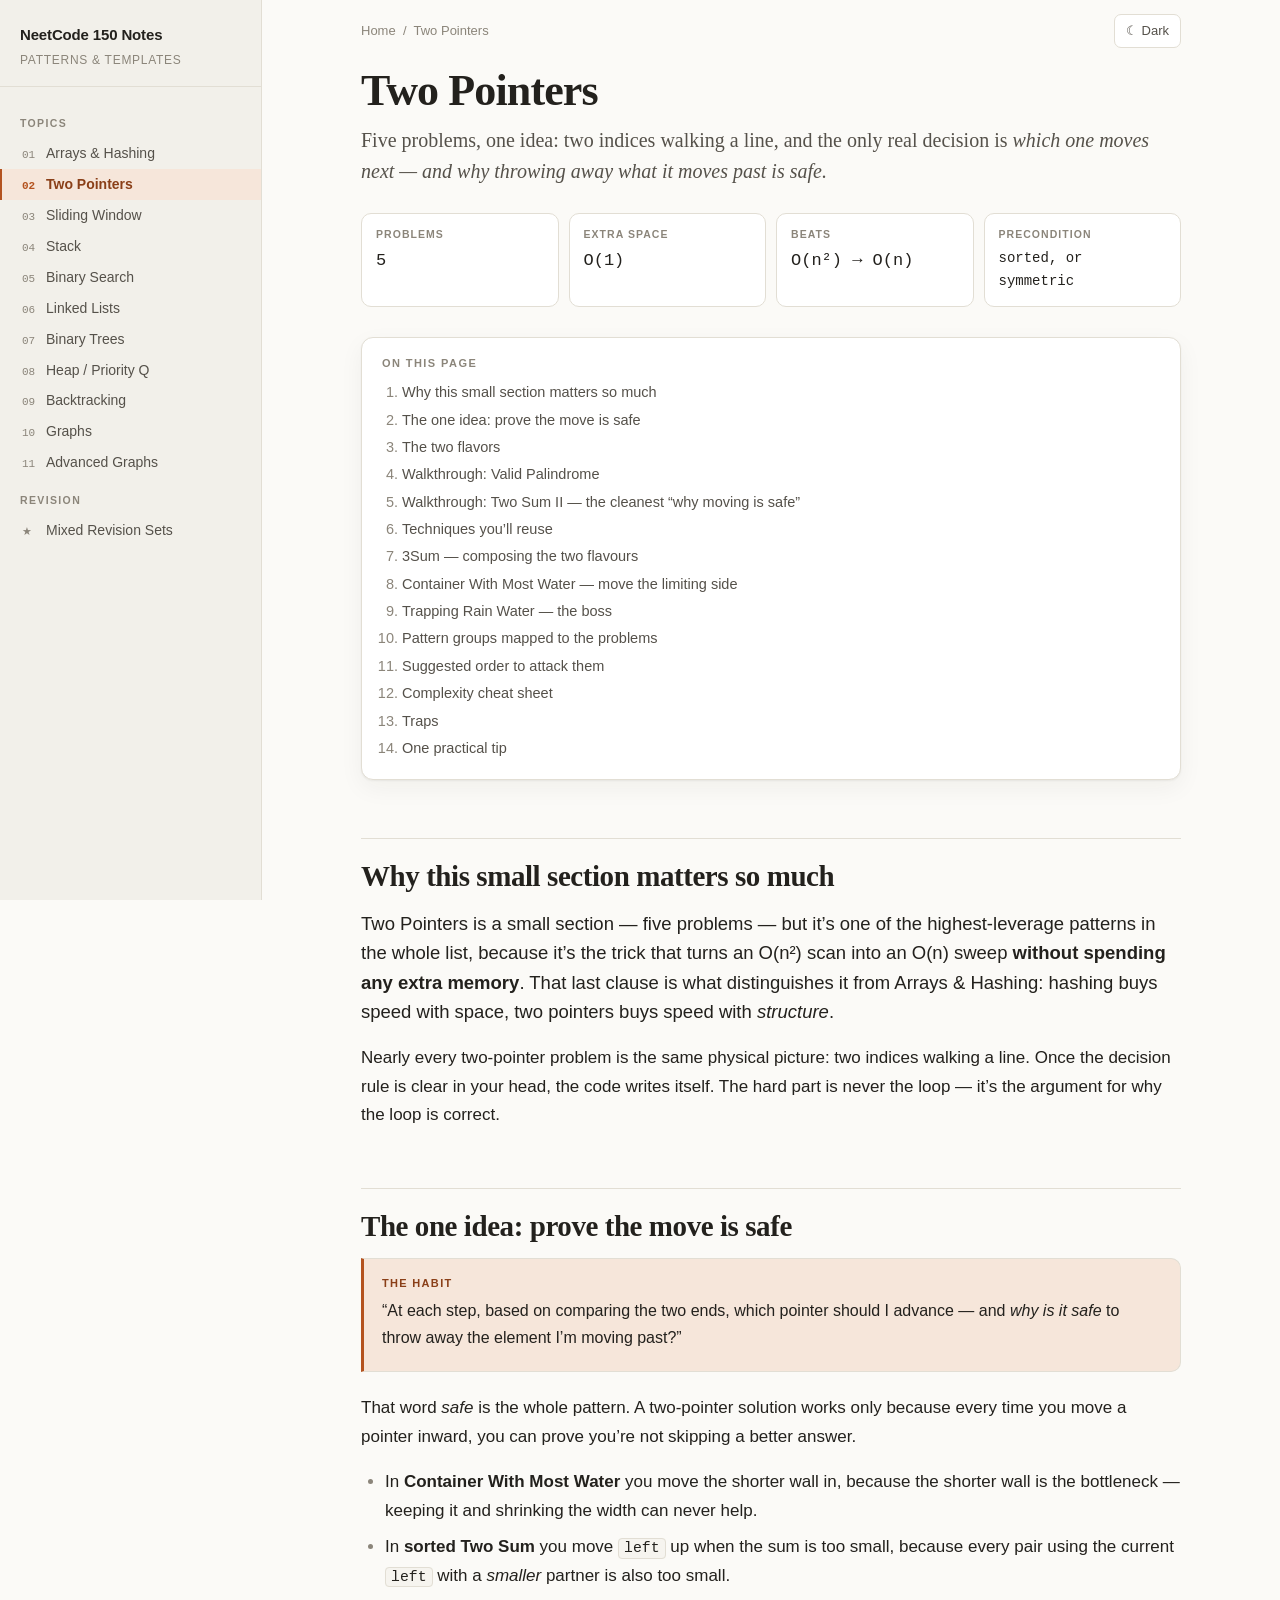
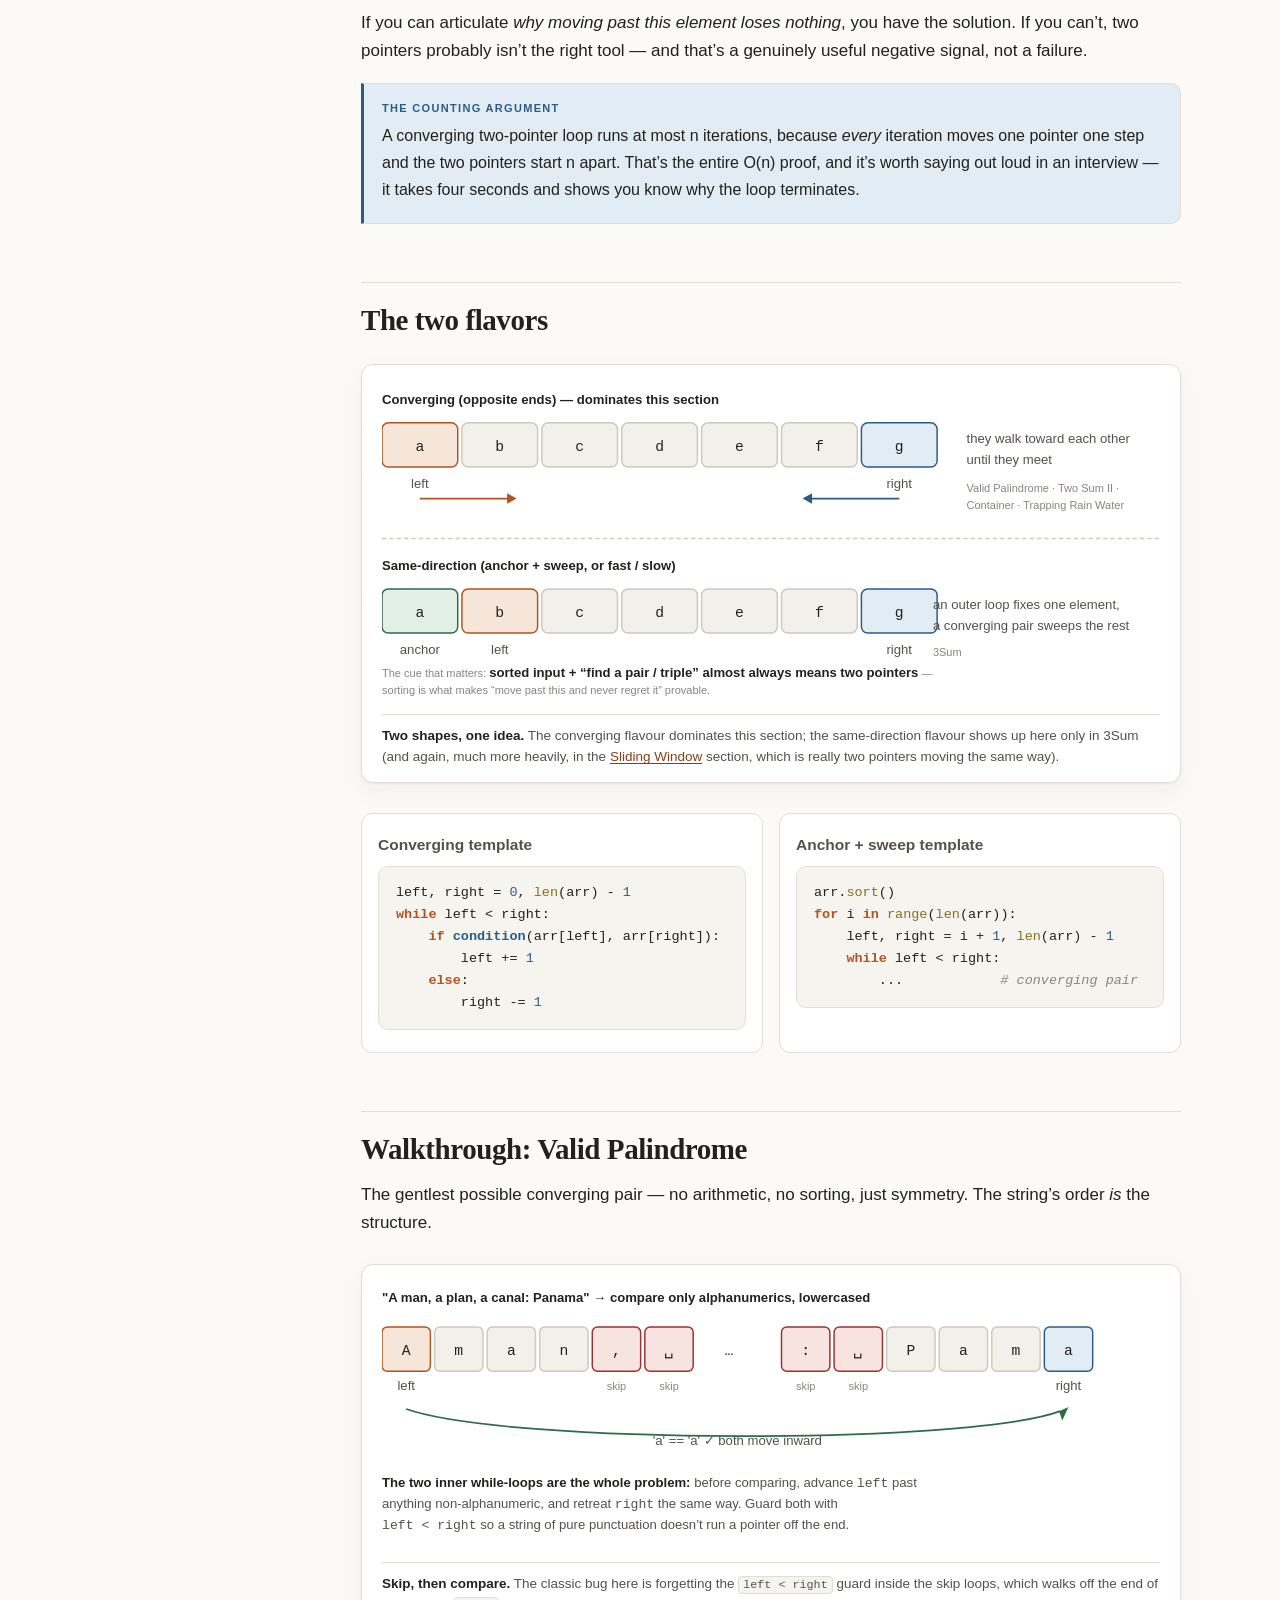
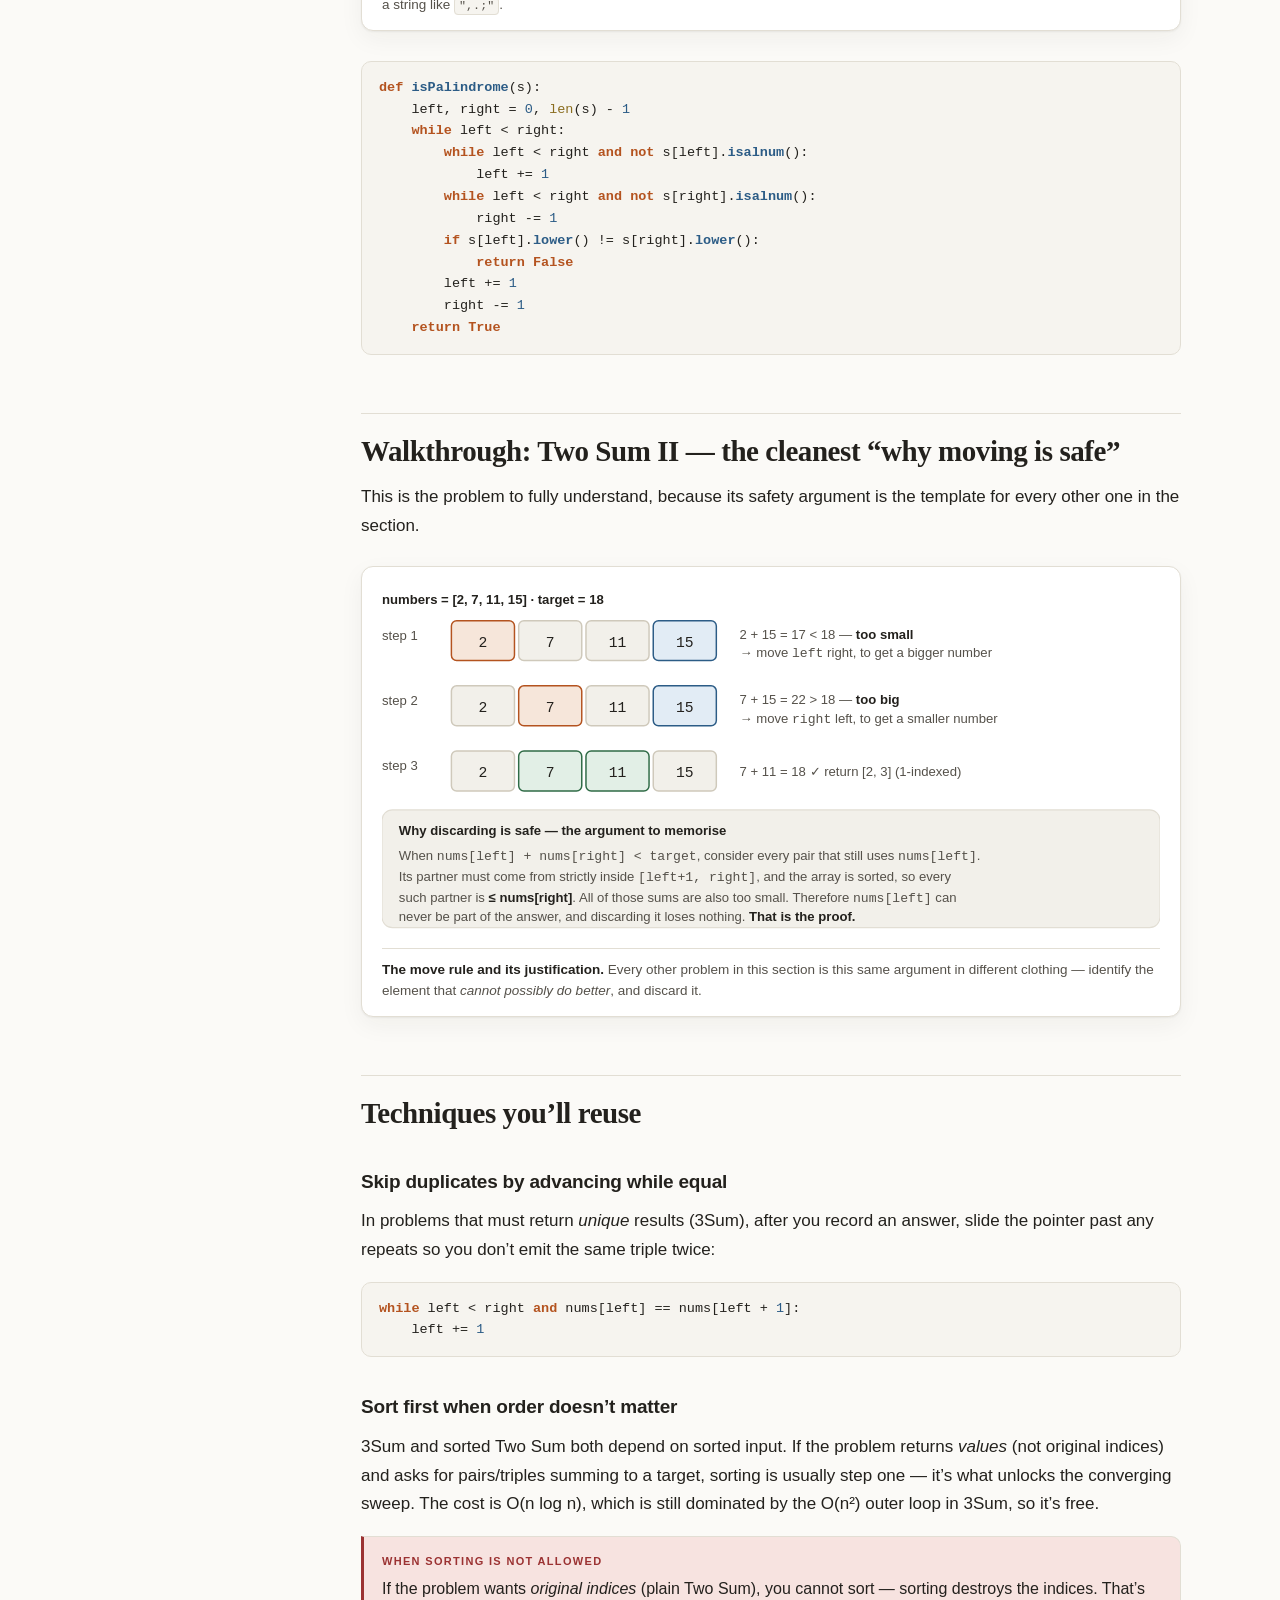
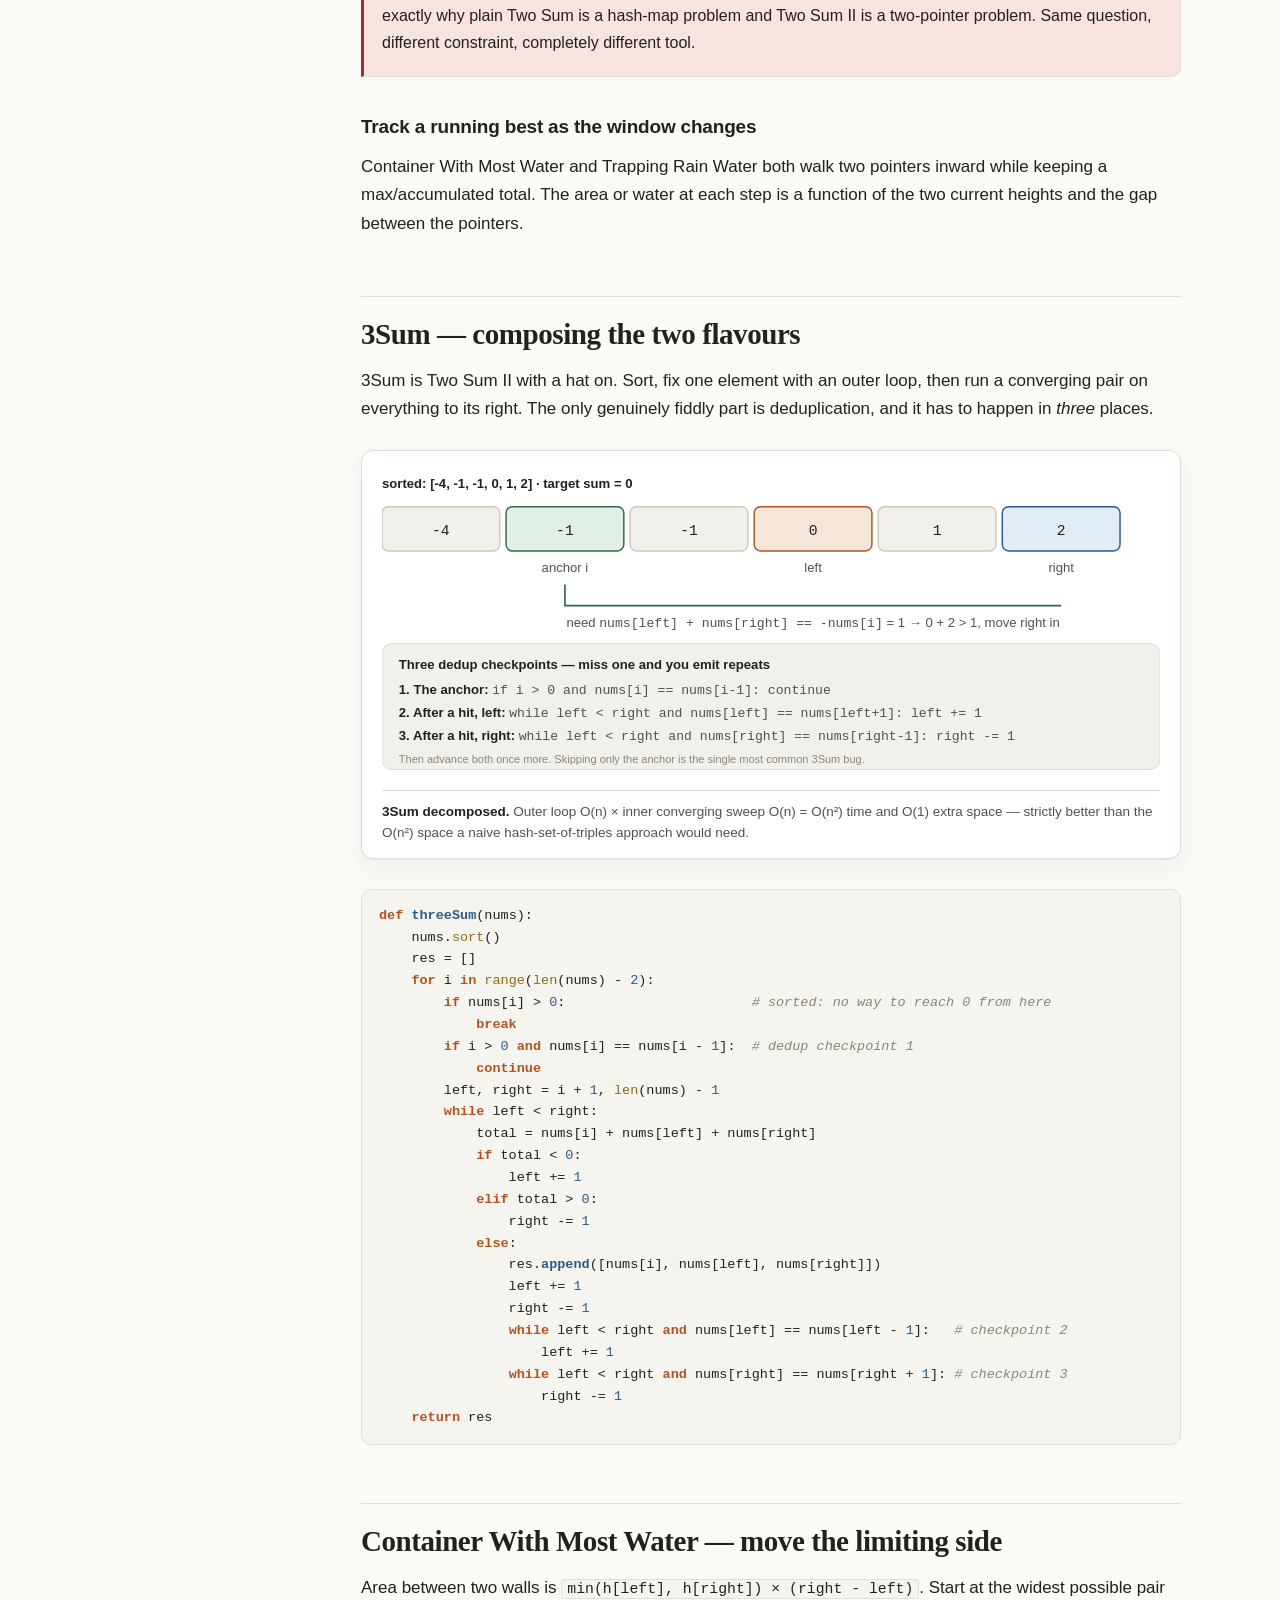
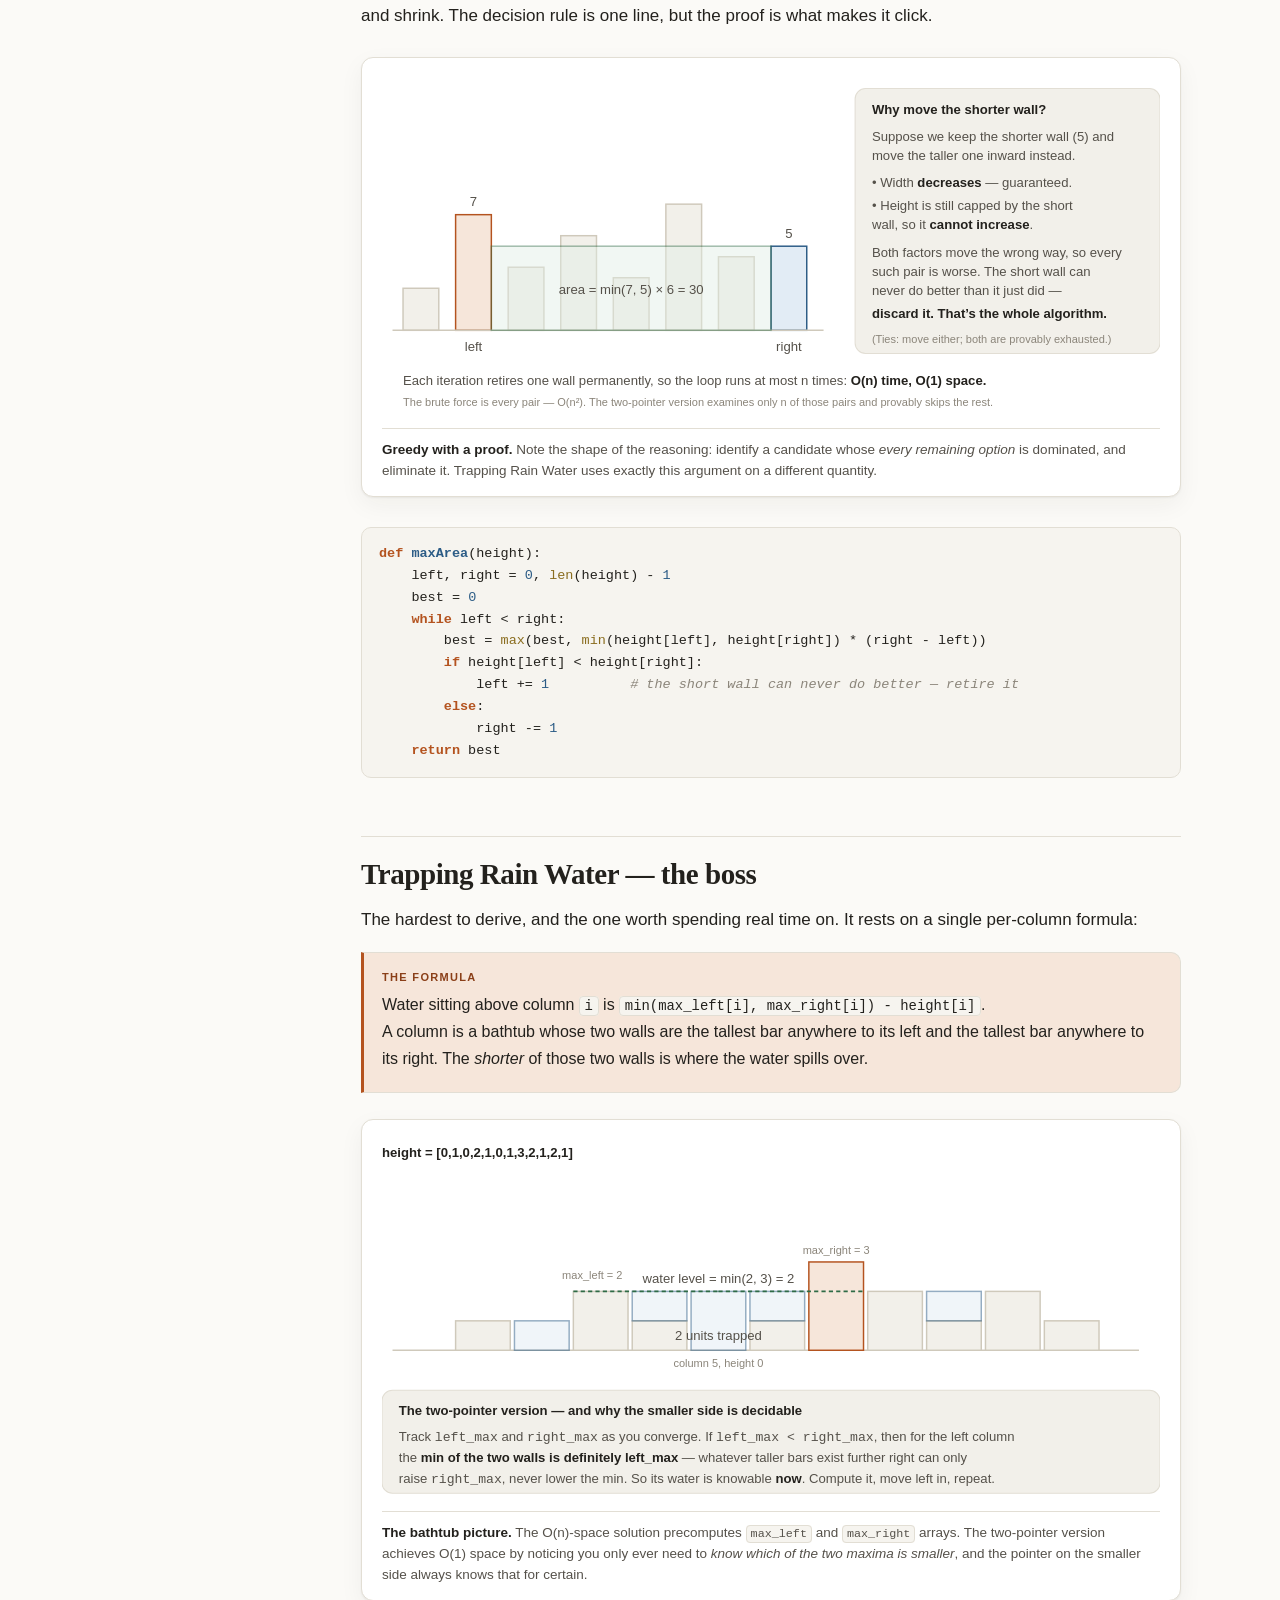
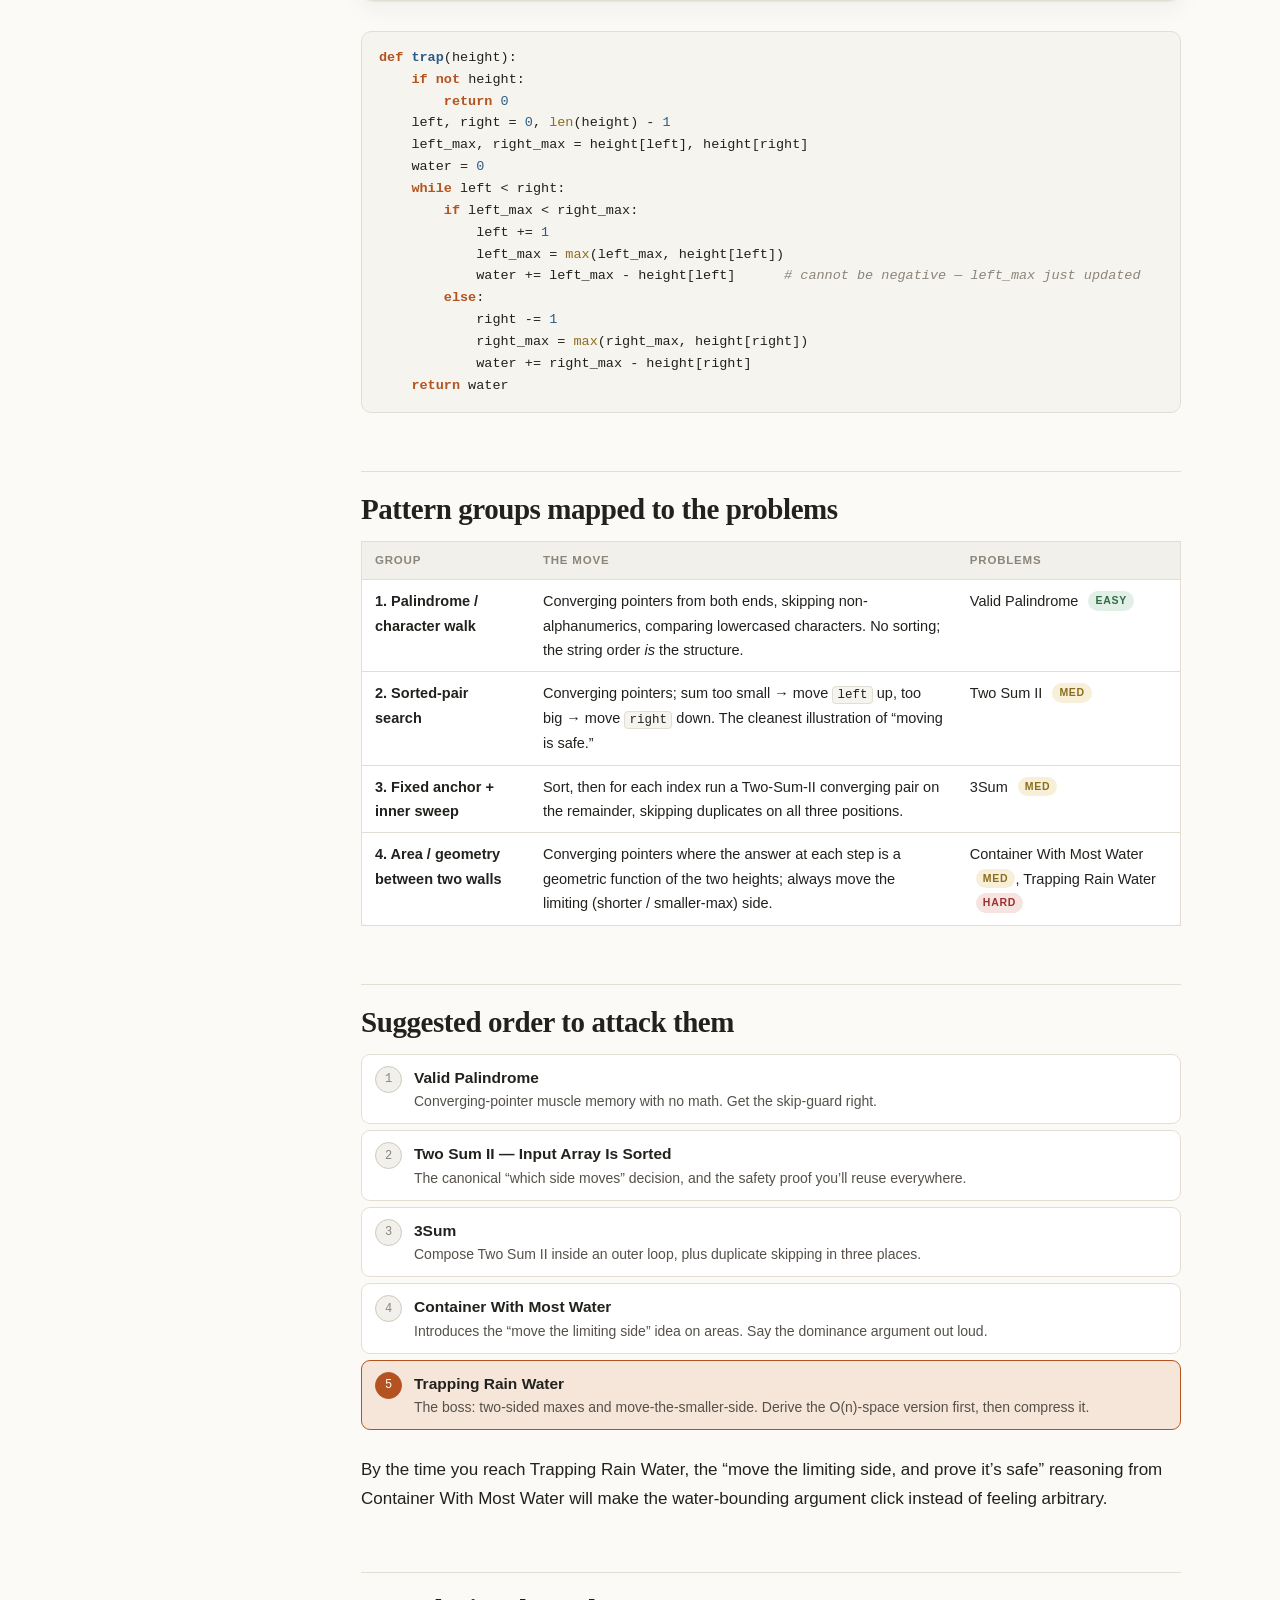
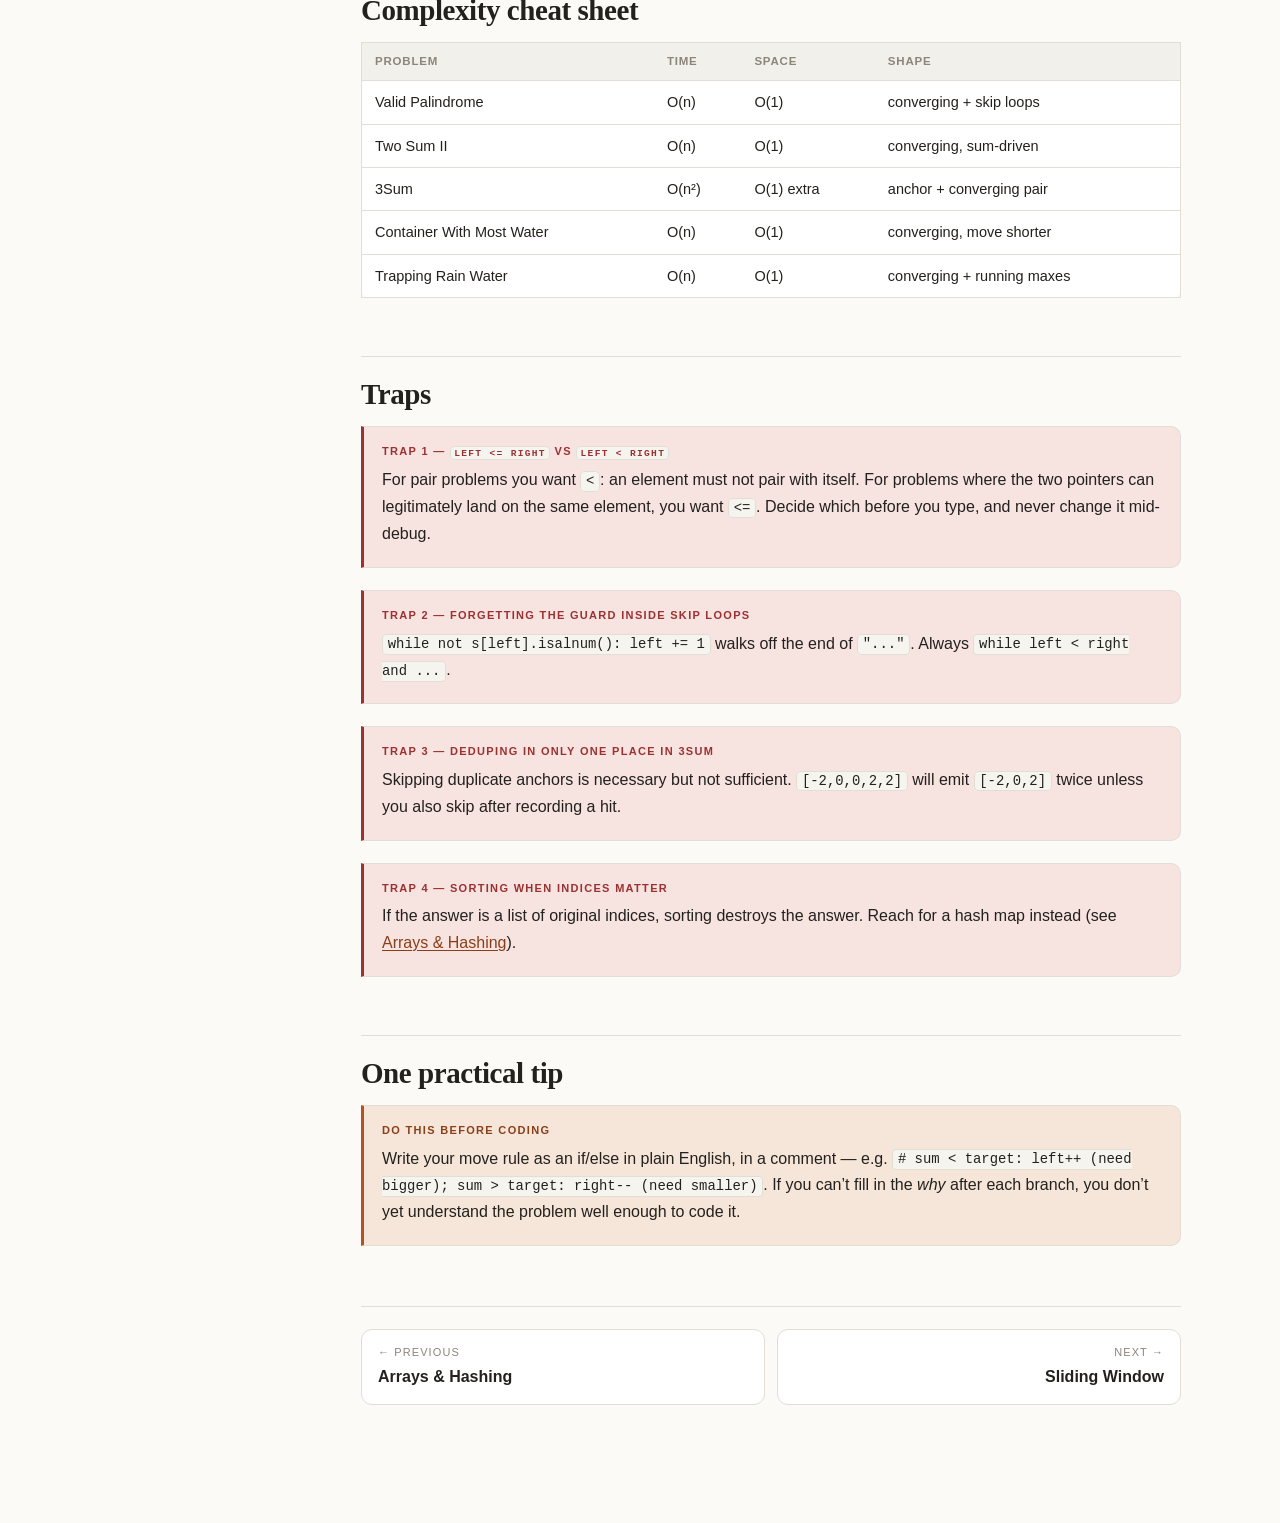
<file: TwoPointers/two_pointers.html>
<!DOCTYPE html>
<html lang="en">
<head>
<meta charset="utf-8">
<meta name="viewport" content="width=device-width, initial-scale=1">
<title>Two Pointers — NeetCode 150 Notes</title>
<link rel="stylesheet" href="../assets/style.css">
</head>
<body data-page="twop" data-root="..">
<div class="layout">
<main class="content">
<article class="article">

<div class="topbar"></div>

<h1>Two Pointers</h1>
<p class="deck">Five problems, one idea: two indices walking a line, and the only real decision is <em>which one moves next &mdash; and why throwing away what it moves past is safe.</em></p>

<div class="facts">
  <div class="fact"><div class="k">Problems</div><div class="v">5</div></div>
  <div class="fact"><div class="k">Extra space</div><div class="v">O(1)</div></div>
  <div class="fact"><div class="k">Beats</div><div class="v">O(n²) → O(n)</div></div>
  <div class="fact"><div class="k">Precondition</div><div class="v" style="font-size:14px">sorted, or symmetric</div></div>
</div>

<div class="toc"></div>

<h2>Why this small section matters so much</h2>

<p class="lead-in">Two Pointers is a small section &mdash; five problems &mdash; but it&rsquo;s one of the highest-leverage patterns in the whole list, because it&rsquo;s the trick that turns an O(n²) scan into an O(n) sweep <strong>without spending any extra memory</strong>. That last clause is what distinguishes it from Arrays &amp; Hashing: hashing buys speed with space, two pointers buys speed with <em>structure</em>.</p>

<p>Nearly every two-pointer problem is the same physical picture: two indices walking a line. Once the decision rule is clear in your head, the code writes itself. The hard part is never the loop &mdash; it&rsquo;s the argument for why the loop is correct.</p>

<h2>The one idea: prove the move is safe</h2>

<div class="callout key">
  <span class="ct">The habit</span>
  <p>&ldquo;At each step, based on comparing the two ends, which pointer should I advance &mdash; and <em>why is it safe</em> to throw away the element I&rsquo;m moving past?&rdquo;</p>
</div>

<p>That word <em>safe</em> is the whole pattern. A two-pointer solution works only because every time you move a pointer inward, you can prove you&rsquo;re not skipping a better answer.</p>

<ul>
<li>In <b>Container With Most Water</b> you move the shorter wall in, because the shorter wall is the bottleneck &mdash; keeping it and shrinking the width can never help.</li>
<li>In <b>sorted Two Sum</b> you move <code>left</code> up when the sum is too small, because every pair using the current <code>left</code> with a <em>smaller</em> partner is also too small.</li>
</ul>

<p>If you can articulate <em>why moving past this element loses nothing</em>, you have the solution. If you can&rsquo;t, two pointers probably isn&rsquo;t the right tool &mdash; and that&rsquo;s a genuinely useful negative signal, not a failure.</p>

<div class="callout note">
  <span class="ct">The counting argument</span>
  <p>A converging two-pointer loop runs at most n iterations, because <em>every</em> iteration moves one pointer one step and the two pointers start n apart. That&rsquo;s the entire O(n) proof, and it&rsquo;s worth saying out loud in an interview &mdash; it takes four seconds and shows you know why the loop terminates.</p>
</div>

<h2>The two flavors</h2>

<figure>
<svg viewBox="0 0 740 300" role="img" aria-label="Converging pointers versus same-direction pointers">
  <!-- converging -->
  <text class="capb" x="0" y="18">Converging (opposite ends) — dominates this section</text>
  <g>
    <rect class="sv-acc" x="0"   y="36" width="72" height="42" rx="6"/><text class="val" x="36"  y="63" text-anchor="middle">a</text>
    <rect class="cell"   x="76"  y="36" width="72" height="42" rx="6"/><text class="val" x="112" y="63" text-anchor="middle">b</text>
    <rect class="cell"   x="152" y="36" width="72" height="42" rx="6"/><text class="val" x="188" y="63" text-anchor="middle">c</text>
    <rect class="cell"   x="228" y="36" width="72" height="42" rx="6"/><text class="val" x="264" y="63" text-anchor="middle">d</text>
    <rect class="cell"   x="304" y="36" width="72" height="42" rx="6"/><text class="val" x="340" y="63" text-anchor="middle">e</text>
    <rect class="cell"   x="380" y="36" width="72" height="42" rx="6"/><text class="val" x="416" y="63" text-anchor="middle">f</text>
    <rect class="sv-info" x="456" y="36" width="72" height="42" rx="6"/><text class="val" x="492" y="63" text-anchor="middle">g</text>
  </g>
  <text class="cap t-acc" x="36" y="98" text-anchor="middle">left</text>
  <text class="cap t-info" x="492" y="98" text-anchor="middle">right</text>
  <path class="s-acc" d="M36 108 L120 108"/><path class="f-acc" d="M128 108 l-9,-5 l0,10 z"/>
  <path class="s-info" d="M492 108 L408 108"/><path class="f-info" d="M400 108 l9,-5 l0,10 z"/>
  <text class="cap" x="556" y="55">they walk toward each other</text>
  <text class="cap" x="556" y="75">until they meet</text>
  <text class="tiny" x="556" y="102">Valid Palindrome · Two Sum II ·</text>
  <text class="tiny" x="556" y="118">Container · Trapping Rain Water</text>

  <line class="sv-line dash" x1="0" y1="146" x2="740" y2="146"/>

  <!-- same direction -->
  <text class="capb" x="0" y="176">Same-direction (anchor + sweep, or fast / slow)</text>
  <g>
    <rect class="sv-good" x="0"   y="194" width="72" height="42" rx="6"/><text class="val" x="36"  y="221" text-anchor="middle">a</text>
    <rect class="sv-acc"  x="76"  y="194" width="72" height="42" rx="6"/><text class="val" x="112" y="221" text-anchor="middle">b</text>
    <rect class="cell"    x="152" y="194" width="72" height="42" rx="6"/><text class="val" x="188" y="221" text-anchor="middle">c</text>
    <rect class="cell"    x="228" y="194" width="72" height="42" rx="6"/><text class="val" x="264" y="221" text-anchor="middle">d</text>
    <rect class="cell"    x="304" y="194" width="72" height="42" rx="6"/><text class="val" x="340" y="221" text-anchor="middle">e</text>
    <rect class="cell"    x="380" y="194" width="72" height="42" rx="6"/><text class="val" x="416" y="221" text-anchor="middle">f</text>
    <rect class="sv-info" x="456" y="194" width="72" height="42" rx="6"/><text class="val" x="492" y="221" text-anchor="middle">g</text>
  </g>
  <text class="cap t-good" x="36" y="256" text-anchor="middle">anchor</text>
  <text class="cap t-acc" x="112" y="256" text-anchor="middle">left</text>
  <text class="cap t-info" x="492" y="256" text-anchor="middle">right</text>
  <text class="cap" x="524" y="213">an outer loop fixes one element,</text>
  <text class="cap" x="524" y="233">a converging pair sweeps the rest</text>
  <text class="tiny" x="524" y="258">3Sum</text>
  <text class="tiny" x="0" y="278">The cue that matters: <tspan class="capb">sorted input + &#8220;find a pair / triple&#8221; almost always means two pointers</tspan> —</text>
  <text class="tiny" x="0" y="294">sorting is what makes &#8220;move past this and never regret it&#8221; provable.</text>
</svg>
<figcaption><b>Two shapes, one idea.</b> The converging flavour dominates this section; the same-direction flavour shows up here only in 3Sum (and again, much more heavily, in the <a href="../SlidingWindow/sliding_window.html">Sliding Window</a> section, which is really two pointers moving the same way).</figcaption>
</figure>

<div class="two-col">
<div>
<h4>Converging template</h4>
<pre><code>left, right = 0, len(arr) - 1
while left &lt; right:
    if condition(arr[left], arr[right]):
        left += 1
    else:
        right -= 1</code></pre>
</div>
<div>
<h4>Anchor + sweep template</h4>
<pre><code>arr.sort()
for i in range(len(arr)):
    left, right = i + 1, len(arr) - 1
    while left &lt; right:
        ...            # converging pair
</code></pre>
</div>
</div>

<h2>Walkthrough: Valid Palindrome</h2>

<p>The gentlest possible converging pair &mdash; no arithmetic, no sorting, just symmetry. The string&rsquo;s order <em>is</em> the structure.</p>

<figure>
<svg viewBox="0 0 740 250" role="img" aria-label="Two pointers converging on a palindrome, skipping non alphanumeric characters">
  <text class="capb" x="0" y="16">"A man, a plan, a canal: Panama"  →  compare only alphanumerics, lowercased</text>

  <g>
    <rect class="sv-acc" x="0"   y="40" width="46" height="42" rx="5"/><text class="val" x="23"  y="67" text-anchor="middle">A</text>
    <rect class="cell"   x="50"  y="40" width="46" height="42" rx="5"/><text class="val" x="73"  y="67" text-anchor="middle">m</text>
    <rect class="cell"   x="100" y="40" width="46" height="42" rx="5"/><text class="val" x="123" y="67" text-anchor="middle">a</text>
    <rect class="cell"   x="150" y="40" width="46" height="42" rx="5"/><text class="val" x="173" y="67" text-anchor="middle">n</text>
    <rect class="sv-bad" x="200" y="40" width="46" height="42" rx="5"/><text class="val" x="223" y="67" text-anchor="middle">,</text>
    <rect class="sv-bad" x="250" y="40" width="46" height="42" rx="5"/><text class="val" x="273" y="67" text-anchor="middle">␣</text>
    <text class="val" x="330" y="67" text-anchor="middle">…</text>
    <rect class="sv-bad" x="380" y="40" width="46" height="42" rx="5"/><text class="val" x="403" y="67" text-anchor="middle">:</text>
    <rect class="sv-bad" x="430" y="40" width="46" height="42" rx="5"/><text class="val" x="453" y="67" text-anchor="middle">␣</text>
    <rect class="cell"   x="480" y="40" width="46" height="42" rx="5"/><text class="val" x="503" y="67" text-anchor="middle">P</text>
    <rect class="cell"   x="530" y="40" width="46" height="42" rx="5"/><text class="val" x="553" y="67" text-anchor="middle">a</text>
    <rect class="cell"   x="580" y="40" width="46" height="42" rx="5"/><text class="val" x="603" y="67" text-anchor="middle">m</text>
    <rect class="sv-info" x="630" y="40" width="46" height="42" rx="5"/><text class="val" x="653" y="67" text-anchor="middle">a</text>
  </g>
  <text class="cap t-acc" x="23"  y="100" text-anchor="middle">left</text>
  <text class="cap t-info" x="653" y="100" text-anchor="middle">right</text>
  <text class="tiny t-bad" x="223" y="100" text-anchor="middle">skip</text>
  <text class="tiny t-bad" x="273" y="100" text-anchor="middle">skip</text>
  <text class="tiny t-bad" x="403" y="100" text-anchor="middle">skip</text>
  <text class="tiny t-bad" x="453" y="100" text-anchor="middle">skip</text>

  <path class="s-good" d="M23 118 C 120 152, 560 152, 645 120"/>
  <path class="f-good" d="M653 116 l-9,4 l3,9 z"/>
  <text class="cap t-good" x="338" y="152" text-anchor="middle">'a' == 'a' &#10003;  both move inward</text>

  <text class="cap" x="0" y="192"><tspan class="capb">The two inner while-loops are the whole problem:</tspan> before comparing, advance <tspan class="sv-mono">left</tspan> past</text>
  <text class="cap" x="0" y="212">anything non-alphanumeric, and retreat <tspan class="sv-mono">right</tspan> the same way. Guard both with</text>
  <text class="cap" x="0" y="232"><tspan class="sv-mono">left &lt; right</tspan> so a string of pure punctuation doesn&#8217;t run a pointer off the end.</text>
</svg>
<figcaption><b>Skip, then compare.</b> The classic bug here is forgetting the <code>left &lt; right</code> guard inside the skip loops, which walks off the end of a string like <code>",.;"</code>.</figcaption>
</figure>

<pre><code>def isPalindrome(s):
    left, right = 0, len(s) - 1
    while left &lt; right:
        while left &lt; right and not s[left].isalnum():
            left += 1
        while left &lt; right and not s[right].isalnum():
            right -= 1
        if s[left].lower() != s[right].lower():
            return False
        left += 1
        right -= 1
    return True
</code></pre>

<h2>Walkthrough: Two Sum II &mdash; the cleanest &ldquo;why moving is safe&rdquo;</h2>

<p>This is the problem to fully understand, because its safety argument is the template for every other one in the section.</p>

<figure>
<svg viewBox="0 0 740 330" role="img" aria-label="Sorted two sum: the decision rule and its proof">
  <text class="capb" x="0" y="16">numbers = [2, 7, 11, 15]   ·   target = 18</text>

  <!-- state 1 -->
  <text class="cap" x="0" y="50">step 1</text>
  <g>
    <rect class="sv-acc" x="66" y="32" width="60" height="38" rx="5"/><text class="val" x="96" y="57" text-anchor="middle">2</text>
    <rect class="cell"   x="130" y="32" width="60" height="38" rx="5"/><text class="val" x="160" y="57" text-anchor="middle">7</text>
    <rect class="cell"   x="194" y="32" width="60" height="38" rx="5"/><text class="val" x="224" y="57" text-anchor="middle">11</text>
    <rect class="sv-info" x="258" y="32" width="60" height="38" rx="5"/><text class="val" x="288" y="57" text-anchor="middle">15</text>
  </g>
  <text class="cap" x="340" y="49">2 + 15 = 17 &lt; 18 &#8212; <tspan class="t-acc capb">too small</tspan></text>
  <text class="cap" x="340" y="67">&#8594; move <tspan class="sv-mono">left</tspan> right, to get a bigger number</text>

  <!-- state 2 -->
  <text class="cap" x="0" y="112">step 2</text>
  <g>
    <rect class="cell"   x="66" y="94" width="60" height="38" rx="5"/><text class="val" x="96" y="119" text-anchor="middle">2</text>
    <rect class="sv-acc" x="130" y="94" width="60" height="38" rx="5"/><text class="val" x="160" y="119" text-anchor="middle">7</text>
    <rect class="cell"   x="194" y="94" width="60" height="38" rx="5"/><text class="val" x="224" y="119" text-anchor="middle">11</text>
    <rect class="sv-info" x="258" y="94" width="60" height="38" rx="5"/><text class="val" x="288" y="119" text-anchor="middle">15</text>
  </g>
  <text class="cap" x="340" y="111">7 + 15 = 22 &gt; 18 &#8212; <tspan class="t-info capb">too big</tspan></text>
  <text class="cap" x="340" y="129">&#8594; move <tspan class="sv-mono">right</tspan> left, to get a smaller number</text>

  <!-- state 3 -->
  <text class="cap" x="0" y="174">step 3</text>
  <g>
    <rect class="cell"   x="66" y="156" width="60" height="38" rx="5"/><text class="val" x="96" y="181" text-anchor="middle">2</text>
    <rect class="sv-good" x="130" y="156" width="60" height="38" rx="5"/><text class="val" x="160" y="181" text-anchor="middle">7</text>
    <rect class="sv-good" x="194" y="156" width="60" height="38" rx="5"/><text class="val" x="224" y="181" text-anchor="middle">11</text>
    <rect class="cell"   x="258" y="156" width="60" height="38" rx="5"/><text class="val" x="288" y="181" text-anchor="middle">15</text>
  </g>
  <text class="cap t-good" x="340" y="180">7 + 11 = 18 &#10003;  return [2, 3]  (1-indexed)</text>

  <!-- proof panel -->
  <rect class="panel" x="0" y="212" width="740" height="112" rx="10"/>
  <text class="capb" x="16" y="236">Why discarding is safe — the argument to memorise</text>
  <text class="cap" x="16" y="260">When <tspan class="sv-mono">nums[left] + nums[right] &lt; target</tspan>, consider every pair that still uses <tspan class="sv-mono">nums[left]</tspan>.</text>
  <text class="cap" x="16" y="280">Its partner must come from strictly inside <tspan class="sv-mono">[left+1, right]</tspan>, and the array is sorted, so every</text>
  <text class="cap" x="16" y="300">such partner is <tspan class="capb">&#8804; nums[right]</tspan>. All of those sums are also too small. Therefore <tspan class="sv-mono">nums[left]</tspan> can</text>
  <text class="cap" x="16" y="318">never be part of the answer, and discarding it loses nothing. <tspan class="t-good capb">That is the proof.</tspan></text>
</svg>
<figcaption><b>The move rule and its justification.</b> Every other problem in this section is this same argument in different clothing &mdash; identify the element that <em>cannot possibly do better</em>, and discard it.</figcaption>
</figure>

<h2>Techniques you&rsquo;ll reuse</h2>

<h3>Skip duplicates by advancing while equal</h3>

<p>In problems that must return <em>unique</em> results (3Sum), after you record an answer, slide the pointer past any repeats so you don&rsquo;t emit the same triple twice:</p>

<pre><code>while left &lt; right and nums[left] == nums[left + 1]:
    left += 1
</code></pre>

<h3>Sort first when order doesn&rsquo;t matter</h3>

<p>3Sum and sorted Two Sum both depend on sorted input. If the problem returns <em>values</em> (not original indices) and asks for pairs/triples summing to a target, sorting is usually step one &mdash; it&rsquo;s what unlocks the converging sweep. The cost is O(n log n), which is still dominated by the O(n²) outer loop in 3Sum, so it&rsquo;s free.</p>

<div class="callout trap">
  <span class="ct">When sorting is NOT allowed</span>
  <p>If the problem wants <em>original indices</em> (plain Two Sum), you cannot sort &mdash; sorting destroys the indices. That&rsquo;s exactly why plain Two Sum is a hash-map problem and Two Sum II is a two-pointer problem. Same question, different constraint, completely different tool.</p>
</div>

<h3>Track a running best as the window changes</h3>

<p>Container With Most Water and Trapping Rain Water both walk two pointers inward while keeping a max/accumulated total. The area or water at each step is a function of the two current heights and the gap between the pointers.</p>

<h2>3Sum &mdash; composing the two flavours</h2>

<p>3Sum is Two Sum II with a hat on. Sort, fix one element with an outer loop, then run a converging pair on everything to its right. The only genuinely fiddly part is deduplication, and it has to happen in <em>three</em> places.</p>

<figure>
<svg viewBox="0 0 740 290" role="img" aria-label="3Sum: an outer anchor with an inner converging pair, and the three places duplicates are skipped">
  <text class="capb" x="0" y="16">sorted: [-4, -1, -1, 0, 1, 2]   ·   target sum = 0</text>

  <g>
    <rect class="cell" x="0"   y="34" width="112" height="42" rx="6"/><text class="val" x="56"  y="61" text-anchor="middle">-4</text>
    <rect class="sv-good" x="118" y="34" width="112" height="42" rx="6"/><text class="val" x="174" y="61" text-anchor="middle">-1</text>
    <rect class="cell" x="236" y="34" width="112" height="42" rx="6"/><text class="val" x="292" y="61" text-anchor="middle">-1</text>
    <rect class="sv-acc" x="354" y="34" width="112" height="42" rx="6"/><text class="val" x="410" y="61" text-anchor="middle">0</text>
    <rect class="cell" x="472" y="34" width="112" height="42" rx="6"/><text class="val" x="528" y="61" text-anchor="middle">1</text>
    <rect class="sv-info" x="590" y="34" width="112" height="42" rx="6"/><text class="val" x="646" y="61" text-anchor="middle">2</text>
  </g>
  <text class="cap t-good" x="174" y="96" text-anchor="middle">anchor i</text>
  <text class="cap t-acc"  x="410" y="96" text-anchor="middle">left</text>
  <text class="cap t-info" x="646" y="96" text-anchor="middle">right</text>

  <path class="s-good" d="M174 108 L174 128 L646 128"/>
  <text class="cap" x="410" y="148" text-anchor="middle">need <tspan class="sv-mono">nums[left] + nums[right] == -nums[i]</tspan> = 1  &#8594;  0 + 2 &gt; 1, move right in</text>

  <rect class="panel" x="0" y="164" width="740" height="120" rx="10"/>
  <text class="capb" x="16" y="188">Three dedup checkpoints — miss one and you emit repeats</text>
  <text class="cap" x="16" y="212"><tspan class="capb">1. The anchor:</tspan> <tspan class="sv-mono">if i &gt; 0 and nums[i] == nums[i-1]: continue</tspan></text>
  <text class="cap" x="16" y="234"><tspan class="capb">2. After a hit, left:</tspan> <tspan class="sv-mono">while left &lt; right and nums[left] == nums[left+1]: left += 1</tspan></text>
  <text class="cap" x="16" y="256"><tspan class="capb">3. After a hit, right:</tspan> <tspan class="sv-mono">while left &lt; right and nums[right] == nums[right-1]: right -= 1</tspan></text>
  <text class="tiny" x="16" y="278">Then advance both once more. Skipping only the anchor is the single most common 3Sum bug.</text>
</svg>
<figcaption><b>3Sum decomposed.</b> Outer loop O(n) × inner converging sweep O(n) = O(n²) time and O(1) extra space &mdash; strictly better than the O(n²) space a naive hash-set-of-triples approach would need.</figcaption>
</figure>

<pre><code>def threeSum(nums):
    nums.sort()
    res = []
    for i in range(len(nums) - 2):
        if nums[i] &gt; 0:                       # sorted: no way to reach 0 from here
            break
        if i &gt; 0 and nums[i] == nums[i - 1]:  # dedup checkpoint 1
            continue
        left, right = i + 1, len(nums) - 1
        while left &lt; right:
            total = nums[i] + nums[left] + nums[right]
            if total &lt; 0:
                left += 1
            elif total &gt; 0:
                right -= 1
            else:
                res.append([nums[i], nums[left], nums[right]])
                left += 1
                right -= 1
                while left &lt; right and nums[left] == nums[left - 1]:   # checkpoint 2
                    left += 1
                while left &lt; right and nums[right] == nums[right + 1]: # checkpoint 3
                    right -= 1
    return res
</code></pre>

<h2>Container With Most Water &mdash; move the limiting side</h2>

<p>Area between two walls is <code>min(h[left], h[right]) × (right - left)</code>. Start at the widest possible pair and shrink. The decision rule is one line, but the proof is what makes it click.</p>

<figure>
<svg viewBox="0 0 740 320" role="img" aria-label="Container with most water: why moving the shorter wall is the only safe move">
  <!-- bars -->
  <g>
    <rect class="cell" x="20"  y="200" width="34" height="40"/>
    <rect class="sv-acc" x="70"  y="130" width="34" height="110"/>
    <rect class="cell" x="120" y="180" width="34" height="60"/>
    <rect class="cell" x="170" y="150" width="34" height="90"/>
    <rect class="cell" x="220" y="190" width="34" height="50"/>
    <rect class="cell" x="270" y="120" width="34" height="120"/>
    <rect class="cell" x="320" y="170" width="34" height="70"/>
    <rect class="sv-info" x="370" y="160" width="34" height="80"/>
    <line class="sv-line" x1="10" y1="240" x2="420" y2="240"/>
  </g>
  <!-- water -->
  <rect x="104" y="160" width="266" height="80" class="sv-good" opacity=".45"/>
  <text class="cap t-good" x="237" y="205" text-anchor="middle">area = min(7, 5) × 6 = 30</text>
  <text class="cap t-acc" x="87" y="122" text-anchor="middle">7</text>
  <text class="cap t-info" x="387" y="152" text-anchor="middle">5</text>
  <text class="cap t-acc" x="87" y="260" text-anchor="middle">left</text>
  <text class="cap t-info" x="387" y="260" text-anchor="middle">right</text>

  <!-- reasoning -->
  <rect class="panel" x="450" y="10" width="290" height="252" rx="10"/>
  <text class="capb" x="466" y="34">Why move the shorter wall?</text>
  <text class="cap" x="466" y="60">Suppose we keep the shorter wall (5) and</text>
  <text class="cap" x="466" y="78">move the taller one inward instead.</text>
  <text class="cap" x="466" y="104">• Width <tspan class="t-bad capb">decreases</tspan> — guaranteed.</text>
  <text class="cap" x="466" y="126">• Height is still capped by the short</text>
  <text class="cap" x="466" y="144">  wall, so it <tspan class="t-bad capb">cannot increase</tspan>.</text>
    <text class="cap" x="466" y="170">Both factors move the wrong way, so every</text>
  <text class="cap" x="466" y="188">such pair is worse. The short wall can</text>
  <text class="cap" x="466" y="206">never do better than it just did &#8212;</text>
  <text class="cap t-good capb" x="466" y="228">discard it. That&#8217;s the whole algorithm.</text>
  <text class="tiny" x="466" y="252">(Ties: move either; both are provably exhausted.)</text>

  <text class="cap" x="20" y="292">Each iteration retires one wall permanently, so the loop runs at most n times: <tspan class="capb t-good">O(n) time, O(1) space.</tspan></text>
  <text class="tiny" x="20" y="312">The brute force is every pair — O(n²). The two-pointer version examines only n of those pairs and provably skips the rest.</text>
</svg>
<figcaption><b>Greedy with a proof.</b> Note the shape of the reasoning: identify a candidate whose <em>every remaining option</em> is dominated, and eliminate it. Trapping Rain Water uses exactly this argument on a different quantity.</figcaption>
</figure>

<pre><code>def maxArea(height):
    left, right = 0, len(height) - 1
    best = 0
    while left &lt; right:
        best = max(best, min(height[left], height[right]) * (right - left))
        if height[left] &lt; height[right]:
            left += 1          # the short wall can never do better — retire it
        else:
            right -= 1
    return best
</code></pre>

<h2>Trapping Rain Water &mdash; the boss</h2>

<p>The hardest to derive, and the one worth spending real time on. It rests on a single per-column formula:</p>

<div class="callout key">
  <span class="ct">The formula</span>
  <p>Water sitting above column <code>i</code> is <code>min(max_left[i], max_right[i]) - height[i]</code>.<br>
  A column is a bathtub whose two walls are the tallest bar anywhere to its left and the tallest bar anywhere to its right. The <em>shorter</em> of those two walls is where the water spills over.</p>
</div>

<figure>
<svg viewBox="0 0 740 340" role="img" aria-label="Trapping rain water: per-column water level determined by the smaller of the two side maxima">
  <text class="capb" x="0" y="16">height = [0,1,0,2,1,0,1,3,2,1,2,1]</text>

  <!-- baseline -->
  <line class="sv-line" x1="10" y1="200" x2="720" y2="200"/>

  <!-- bars, unit = 14px height per level, 52px wide -->
  <g>
    <rect class="cell" x="14"  y="200" width="52" height="0"/>
    <rect class="cell" x="70"  y="172" width="52" height="28"/>
    <rect class="cell" x="126" y="200" width="52" height="0"/>
    <rect class="cell" x="182" y="144" width="52" height="56"/>
    <rect class="cell" x="238" y="172" width="52" height="28"/>
    <rect class="cell" x="294" y="200" width="52" height="0"/>
    <rect class="cell" x="350" y="172" width="52" height="28"/>
    <rect class="sv-acc" x="406" y="116" width="52" height="84"/>
    <rect class="cell" x="462" y="144" width="52" height="56"/>
    <rect class="cell" x="518" y="172" width="52" height="28"/>
    <rect class="cell" x="574" y="144" width="52" height="56"/>
    <rect class="cell" x="630" y="172" width="52" height="28"/>
  </g>

  <!-- water -->
  <g class="sv-info" opacity=".5">
    <rect x="126" y="172" width="52" height="28"/>
    <rect x="238" y="144" width="52" height="28"/>
    <rect x="294" y="144" width="52" height="56"/>
    <rect x="350" y="144" width="52" height="28"/>
    <rect x="518" y="144" width="52" height="28"/>
    <rect x="630" y="144" width="52" height="0"/>
  </g>

  <!-- highlight column 5 -->
  <line class="s-good dash" x1="182" y1="144" x2="320" y2="144"/>
  <line class="s-good dash" x1="320" y1="144" x2="458" y2="144"/>
  <text class="cap t-good" x="320" y="136" text-anchor="middle">water level = min(2, 3) = 2</text>
  <text class="tiny" x="320" y="216" text-anchor="middle">column 5, height 0</text>
  <text class="tiny t-good" x="200" y="132" text-anchor="middle">max_left = 2</text>
  <text class="tiny t-acc" x="432" y="108" text-anchor="middle">max_right = 3</text>
  <text class="cap t-info" x="320" y="190" text-anchor="middle">2 units trapped</text>

  <!-- two pointer logic -->
  <rect class="panel" x="0" y="238" width="740" height="98" rx="10"/>
  <text class="capb" x="16" y="262">The two-pointer version — and why the smaller side is decidable</text>
  <text class="cap" x="16" y="286">Track <tspan class="sv-mono">left_max</tspan> and <tspan class="sv-mono">right_max</tspan> as you converge. If <tspan class="sv-mono">left_max &lt; right_max</tspan>, then for the left column</text>
  <text class="cap" x="16" y="306">the <tspan class="capb">min of the two walls is definitely left_max</tspan> &#8212; whatever taller bars exist further right can only</text>
  <text class="cap" x="16" y="326">raise <tspan class="sv-mono">right_max</tspan>, never lower the min. So its water is knowable <tspan class="capb t-good">now</tspan>. Compute it, move left in, repeat.</text>
</svg>
<figcaption><b>The bathtub picture.</b> The O(n)-space solution precomputes <code>max_left</code> and <code>max_right</code> arrays. The two-pointer version achieves O(1) space by noticing you only ever need to <em>know which of the two maxima is smaller</em>, and the pointer on the smaller side always knows that for certain.</figcaption>
</figure>

<pre><code>def trap(height):
    if not height:
        return 0
    left, right = 0, len(height) - 1
    left_max, right_max = height[left], height[right]
    water = 0
    while left &lt; right:
        if left_max &lt; right_max:
            left += 1
            left_max = max(left_max, height[left])
            water += left_max - height[left]      # cannot be negative — left_max just updated
        else:
            right -= 1
            right_max = max(right_max, height[right])
            water += right_max - height[right]
    return water
</code></pre>

<h2>Pattern groups mapped to the problems</h2>

<div class="table-wrap">
<table>
<thead><tr><th>Group</th><th>The move</th><th>Problems</th></tr></thead>
<tbody>
<tr><td><b>1. Palindrome / character walk</b></td><td>Converging pointers from both ends, skipping non-alphanumerics, comparing lowercased characters. No sorting; the string order <em>is</em> the structure.</td><td>Valid Palindrome <span class="tag easy">easy</span></td></tr>
<tr><td><b>2. Sorted-pair search</b></td><td>Converging pointers; sum too small → move <code>left</code> up, too big → move <code>right</code> down. The cleanest illustration of &ldquo;moving is safe.&rdquo;</td><td>Two Sum II <span class="tag med">med</span></td></tr>
<tr><td><b>3. Fixed anchor + inner sweep</b></td><td>Sort, then for each index run a Two-Sum-II converging pair on the remainder, skipping duplicates on all three positions.</td><td>3Sum <span class="tag med">med</span></td></tr>
<tr><td><b>4. Area / geometry between two walls</b></td><td>Converging pointers where the answer at each step is a geometric function of the two heights; always move the limiting (shorter / smaller-max) side.</td><td>Container With Most Water <span class="tag med">med</span>, Trapping Rain Water <span class="tag hard">hard</span></td></tr>
</tbody>
</table>
</div>

<h2>Suggested order to attack them</h2>

<ol class="problems">
<li><b>Valid Palindrome</b><span class="why">Converging-pointer muscle memory with no math. Get the skip-guard right.</span></li>
<li><b>Two Sum II — Input Array Is Sorted</b><span class="why">The canonical &ldquo;which side moves&rdquo; decision, and the safety proof you&rsquo;ll reuse everywhere.</span></li>
<li><b>3Sum</b><span class="why">Compose Two Sum II inside an outer loop, plus duplicate skipping in three places.</span></li>
<li><b>Container With Most Water</b><span class="why">Introduces the &ldquo;move the limiting side&rdquo; idea on areas. Say the dominance argument out loud.</span></li>
<li class="boss"><b>Trapping Rain Water</b><span class="why">The boss: two-sided maxes and move-the-smaller-side. Derive the O(n)-space version first, then compress it.</span></li>
</ol>

<p>By the time you reach Trapping Rain Water, the &ldquo;move the limiting side, and prove it&rsquo;s safe&rdquo; reasoning from Container With Most Water will make the water-bounding argument click instead of feeling arbitrary.</p>

<h2>Complexity cheat sheet</h2>

<div class="table-wrap">
<table>
<thead><tr><th>Problem</th><th>Time</th><th>Space</th><th>Shape</th></tr></thead>
<tbody>
<tr><td>Valid Palindrome</td><td>O(n)</td><td>O(1)</td><td>converging + skip loops</td></tr>
<tr><td>Two Sum II</td><td>O(n)</td><td>O(1)</td><td>converging, sum-driven</td></tr>
<tr><td>3Sum</td><td>O(n²)</td><td>O(1) extra</td><td>anchor + converging pair</td></tr>
<tr><td>Container With Most Water</td><td>O(n)</td><td>O(1)</td><td>converging, move shorter</td></tr>
<tr><td>Trapping Rain Water</td><td>O(n)</td><td>O(1)</td><td>converging + running maxes</td></tr>
</tbody>
</table>
</div>

<h2>Traps</h2>

<div class="callout trap">
  <span class="ct">Trap 1 — <code>left &lt;= right</code> vs <code>left &lt; right</code></span>
  <p>For pair problems you want <code>&lt;</code>: an element must not pair with itself. For problems where the two pointers can legitimately land on the same element, you want <code>&lt;=</code>. Decide which before you type, and never change it mid-debug.</p>
</div>

<div class="callout trap">
  <span class="ct">Trap 2 — forgetting the guard inside skip loops</span>
  <p><code>while not s[left].isalnum(): left += 1</code> walks off the end of <code>"..."</code>. Always <code>while left &lt; right and ...</code>.</p>
</div>

<div class="callout trap">
  <span class="ct">Trap 3 — deduping in only one place in 3Sum</span>
  <p>Skipping duplicate anchors is necessary but not sufficient. <code>[-2,0,0,2,2]</code> will emit <code>[-2,0,2]</code> twice unless you also skip after recording a hit.</p>
</div>

<div class="callout trap">
  <span class="ct">Trap 4 — sorting when indices matter</span>
  <p>If the answer is a list of original indices, sorting destroys the answer. Reach for a hash map instead (see <a href="../ArraysHashing/arrays_hashing.html">Arrays &amp; Hashing</a>).</p>
</div>

<h2>One practical tip</h2>

<div class="callout key">
  <span class="ct">Do this before coding</span>
  <p>Write your move rule as an if/else in plain English, in a comment &mdash; e.g. <code># sum &lt; target: left++ (need bigger); sum &gt; target: right-- (need smaller)</code>. If you can&rsquo;t fill in the <em>why</em> after each branch, you don&rsquo;t yet understand the problem well enough to code it.</p>
</div>

<div class="pager"></div>
</article>
</main>
</div>
<script src="../assets/site.js"></script>
</body>
</html>
</file>
<file: assets/style.css>
/* ============================================================
   NeetCode 150 Study Notes — shared stylesheet
   ============================================================ */

:root {
  --bg:            #fbfaf7;
  --bg-elevated:   #ffffff;
  --bg-sunken:     #f2f0ea;
  --bg-code:       #f6f4ef;
  --ink:           #23211d;
  --ink-soft:      #55514a;
  --ink-faint:     #8b857a;
  --rule:          #e2ded4;
  --rule-strong:   #cfc9bb;
  --accent:        #b4531f;
  --accent-soft:   #f6e6da;
  --accent-ink:    #8a3f18;
  --good:          #2f6b46;
  --good-soft:     #e2efe6;
  --warn:          #8a6d1f;
  --warn-soft:     #f7efd8;
  --bad:           #9b3232;
  --bad-soft:      #f7e3e0;
  --info:          #2c5c86;
  --info-soft:     #e2ecf5;
  --shadow:        0 1px 2px rgba(35,33,29,.06), 0 8px 24px rgba(35,33,29,.05);
  --mono: ui-monospace, "SF Mono", SFMono-Regular, "JetBrains Mono", Menlo, Consolas, monospace;
  --sans: -apple-system, BlinkMacSystemFont, "Segoe UI", Inter, Roboto, Helvetica, Arial, sans-serif;
  --serif: "Iowan Old Style", "Palatino Linotype", Palatino, Georgia, "Times New Roman", serif;
  color-scheme: light;
}

html[data-theme="dark"] {
  --bg:            #16151a;
  --bg-elevated:   #1e1d23;
  --bg-sunken:     #121116;
  --bg-code:       #1b1a20;
  --ink:           #e6e3dc;
  --ink-soft:      #b3ada2;
  --ink-faint:     #7e7870;
  --rule:          #2e2c35;
  --rule-strong:   #413e4a;
  --accent:        #e0864f;
  --accent-soft:   #33241a;
  --accent-ink:    #f0a878;
  --good:          #79c295;
  --good-soft:     #1a2b21;
  --warn:          #d9bd6a;
  --warn-soft:     #2c2717;
  --bad:           #e08c86;
  --bad-soft:      #2e1d1c;
  --info:          #7fb4de;
  --info-soft:     #17232e;
  --shadow:        0 1px 2px rgba(0,0,0,.3), 0 8px 24px rgba(0,0,0,.25);
  color-scheme: dark;
}

* { box-sizing: border-box; }

body {
  margin: 0;
  background: var(--bg);
  color: var(--ink);
  font-family: var(--sans);
  font-size: 17px;
  line-height: 1.68;
  -webkit-font-smoothing: antialiased;
}

/* ---------- Layout ---------- */

.layout { display: flex; align-items: flex-start; }

.sidebar {
  position: sticky;
  top: 0;
  flex: 0 0 262px;
  width: 262px;
  height: 100vh;
  overflow-y: auto;
  border-right: 1px solid var(--rule);
  background: var(--bg-sunken);
  padding: 22px 0 40px;
}

.sidebar-brand {
  display: block;
  padding: 0 20px 16px;
  text-decoration: none;
  color: var(--ink);
  border-bottom: 1px solid var(--rule);
  margin-bottom: 14px;
}
.sidebar-brand b { display: block; font-size: 15px; letter-spacing: -.01em; }
.sidebar-brand span { display: block; font-size: 12px; color: var(--ink-faint); letter-spacing: .06em; text-transform: uppercase; margin-top: 3px; }

.nav-group-label {
  font-size: 10.5px; letter-spacing: .13em; text-transform: uppercase;
  color: var(--ink-faint); padding: 14px 20px 5px; font-weight: 600;
}
.sidebar a.nav-link {
  display: flex; align-items: baseline; gap: 9px;
  padding: 5px 20px; text-decoration: none;
  color: var(--ink-soft); font-size: 14px; line-height: 1.45;
  border-left: 2px solid transparent;
}
.sidebar a.nav-link:hover { color: var(--ink); background: var(--bg-elevated); }
.sidebar a.nav-link.active {
  color: var(--accent-ink); font-weight: 600;
  border-left-color: var(--accent); background: var(--accent-soft);
}
.nav-num { font-family: var(--mono); font-size: 11px; color: var(--ink-faint); min-width: 15px; }
.sidebar a.nav-link.active .nav-num { color: var(--accent); }

.content { flex: 1 1 auto; min-width: 0; display: flex; justify-content: center; padding: 0 40px 120px; }
.article { width: 100%; max-width: 820px; }

/* ---------- Topbar ---------- */

.topbar {
  display: flex; align-items: center; justify-content: space-between; gap: 12px;
  padding: 14px 0 0; margin-bottom: 8px;
}
.crumbs { font-size: 13px; color: var(--ink-faint); }
.crumbs a { color: var(--ink-faint); text-decoration: none; }
.crumbs a:hover { color: var(--accent); }
.topbar-actions { display: flex; gap: 8px; }
button.ghost {
  font: inherit; font-size: 13px; cursor: pointer;
  background: var(--bg-elevated); color: var(--ink-soft);
  border: 1px solid var(--rule); border-radius: 7px; padding: 5px 11px;
}
button.ghost:hover { border-color: var(--rule-strong); color: var(--ink); }
.menu-btn { display: none; }

/* ---------- Typography ---------- */

h1 {
  font-family: var(--serif);
  font-size: 44px; line-height: 1.12; letter-spacing: -.02em;
  margin: 18px 0 10px; font-weight: 600;
}
.deck { font-size: 20px; line-height: 1.55; color: var(--ink-soft); margin: 0 0 26px; font-family: var(--serif); }

h2 {
  font-family: var(--serif); font-size: 29px; line-height: 1.22; letter-spacing: -.015em;
  margin: 58px 0 14px; padding-top: 20px; border-top: 1px solid var(--rule); font-weight: 600;
}
h3 { font-size: 19px; margin: 34px 0 10px; letter-spacing: -.01em; font-weight: 650; }
h4 { font-size: 15.5px; margin: 24px 0 8px; font-weight: 650; color: var(--ink-soft); }

p { margin: 0 0 17px; }
a { color: var(--accent-ink); text-decoration-thickness: 1px; text-underline-offset: 2px; }

ul, ol { margin: 0 0 18px; padding-left: 24px; }
li { margin-bottom: 8px; }
li::marker { color: var(--ink-faint); }

strong { font-weight: 650; color: var(--ink); }
em { font-style: italic; }

code {
  font-family: var(--mono); font-size: .87em;
  background: var(--bg-code); border: 1px solid var(--rule);
  border-radius: 4px; padding: .08em .34em;
}

hr { border: 0; border-top: 1px solid var(--rule); margin: 40px 0; }

/* ---------- Table of contents ---------- */

.toc {
  background: var(--bg-elevated); border: 1px solid var(--rule);
  border-radius: 12px; padding: 16px 20px; margin: 0 0 38px; box-shadow: var(--shadow);
}
.toc-title { font-size: 11px; letter-spacing: .13em; text-transform: uppercase; color: var(--ink-faint); font-weight: 650; margin-bottom: 8px; }
.toc ol { margin: 0; padding-left: 20px; }
.toc li { margin-bottom: 3px; font-size: 14.5px; }
.toc a { color: var(--ink-soft); text-decoration: none; }
.toc a:hover { color: var(--accent); text-decoration: underline; }

/* ---------- Code blocks ---------- */

pre {
  background: var(--bg-code); border: 1px solid var(--rule); border-radius: 10px;
  padding: 15px 17px; overflow-x: auto; margin: 0 0 20px;
  font-size: 13.5px; line-height: 1.62; position: relative;
}
pre code { background: none; border: 0; padding: 0; font-size: inherit; }
.code-wrap { position: relative; margin-bottom: 20px; }
.code-wrap pre { margin: 0; }
.code-label {
  font-family: var(--mono); font-size: 10.5px; letter-spacing: .08em; text-transform: uppercase;
  color: var(--ink-faint); background: var(--bg-sunken);
  border: 1px solid var(--rule); border-bottom: 0;
  border-radius: 10px 10px 0 0; padding: 5px 12px; display: inline-block;
  position: relative; top: 1px;
}
.code-label + .code-wrap pre,
.code-label + pre { border-top-left-radius: 0; }
.copy-btn {
  position: absolute; top: 8px; right: 8px; opacity: 0; transition: opacity .12s;
  font: inherit; font-size: 11px; cursor: pointer; padding: 3px 8px;
  background: var(--bg-elevated); color: var(--ink-faint);
  border: 1px solid var(--rule); border-radius: 6px;
}
.code-wrap:hover .copy-btn { opacity: 1; }

/* python syntax highlighting */
.tok-kw   { color: var(--accent); font-weight: 600; }
.tok-str  { color: var(--good); }
.tok-num  { color: var(--info); }
.tok-com  { color: var(--ink-faint); font-style: italic; }
.tok-fn   { color: var(--info); font-weight: 600; }
.tok-bi   { color: var(--warn); }

/* ---------- Callouts ---------- */

.callout {
  border: 1px solid var(--rule); border-left: 3px solid var(--ink-faint);
  border-radius: 0 10px 10px 0; padding: 15px 18px 2px; margin: 0 0 22px;
  background: var(--bg-elevated); font-size: 16px;
}
.callout .ct {
  font-size: 11px; letter-spacing: .12em; text-transform: uppercase;
  font-weight: 700; margin-bottom: 6px; display: block;
}
.callout.key    { border-left-color: var(--accent); background: var(--accent-soft); }
.callout.key .ct { color: var(--accent-ink); }
.callout.tip    { border-left-color: var(--good); background: var(--good-soft); }
.callout.tip .ct { color: var(--good); }
.callout.trap   { border-left-color: var(--bad); background: var(--bad-soft); }
.callout.trap .ct { color: var(--bad); }
.callout.note   { border-left-color: var(--info); background: var(--info-soft); }
.callout.note .ct { color: var(--info); }
.callout.watch  { border-left-color: var(--warn); background: var(--warn-soft); }
.callout.watch .ct { color: var(--warn); }

/* ---------- Figures / diagrams ---------- */

figure {
  margin: 26px 0 30px; padding: 20px 20px 14px;
  background: var(--bg-elevated); border: 1px solid var(--rule);
  border-radius: 12px; box-shadow: var(--shadow); overflow-x: auto;
}
figure svg { display: block; margin: 0 auto; max-width: 100%; height: auto; }
figcaption {
  margin-top: 14px; padding-top: 11px; border-top: 1px solid var(--rule);
  font-size: 13.5px; line-height: 1.55; color: var(--ink-soft);
}
figcaption b { color: var(--ink); }

/* SVG theming hooks */
svg text { font-family: var(--sans); fill: var(--ink); }
svg .sv-mono { font-family: var(--mono); }
svg .sv-lbl  { fill: var(--ink-soft); font-size: 12px; }
svg .sv-dim  { fill: var(--ink-faint); font-size: 11px; }
svg .sv-box  { fill: var(--bg-sunken); stroke: var(--rule-strong); }
svg .sv-line { stroke: var(--rule-strong); fill: none; }
svg .sv-ink  { stroke: var(--ink-soft); fill: none; }
svg .sv-acc  { fill: var(--accent-soft); stroke: var(--accent); }
svg .sv-good { fill: var(--good-soft); stroke: var(--good); }
svg .sv-bad  { fill: var(--bad-soft); stroke: var(--bad); }
svg .sv-warn { fill: var(--warn-soft); stroke: var(--warn); }
svg .sv-info { fill: var(--info-soft); stroke: var(--info); }
svg .t-acc { fill: var(--accent-ink); }
svg .t-good{ fill: var(--good); }
svg .t-bad { fill: var(--bad); }
svg .t-info{ fill: var(--info); }
svg .t-warn{ fill: var(--warn); }

/* ---------- Tables ---------- */

.table-wrap { overflow-x: auto; margin: 0 0 26px; }
table {
  border-collapse: collapse; width: 100%; font-size: 14.5px;
  background: var(--bg-elevated); border: 1px solid var(--rule); border-radius: 10px;
}
th, td { text-align: left; padding: 9px 13px; border-bottom: 1px solid var(--rule); vertical-align: top; }
thead th {
  background: var(--bg-sunken); font-size: 11.5px; letter-spacing: .07em;
  text-transform: uppercase; color: var(--ink-faint); font-weight: 650;
}
tbody tr:last-child td { border-bottom: 0; }
tbody tr:hover { background: var(--bg-sunken); }
td code, th code { font-size: 12.5px; }

/* ---------- Problem list ---------- */

ol.problems { list-style: none; padding: 0; counter-reset: prob; margin-bottom: 26px; }
ol.problems li {
  counter-increment: prob; position: relative;
  padding: 11px 14px 11px 52px; margin-bottom: 6px;
  background: var(--bg-elevated); border: 1px solid var(--rule); border-radius: 9px;
  font-size: 15.5px; line-height: 1.5;
}
ol.problems li::before {
  content: counter(prob); position: absolute; left: 13px; top: 11px;
  width: 25px; height: 25px; border-radius: 50%;
  background: var(--bg-sunken); border: 1px solid var(--rule-strong);
  color: var(--ink-faint); font-family: var(--mono); font-size: 12px;
  display: flex; align-items: center; justify-content: center;
}
ol.problems li b { display: block; }
ol.problems li .why { color: var(--ink-soft); font-size: 14px; }
ol.problems li.boss { border-color: var(--accent); background: var(--accent-soft); }
ol.problems li.boss::before { background: var(--accent); border-color: var(--accent); color: #fff; }

.tag {
  display: inline-block; font-size: 10.5px; letter-spacing: .07em; text-transform: uppercase;
  font-weight: 700; padding: 1px 7px; border-radius: 20px; vertical-align: 2px; margin-left: 6px;
}
.tag.easy { background: var(--good-soft); color: var(--good); }
.tag.med  { background: var(--warn-soft); color: var(--warn); }
.tag.hard { background: var(--bad-soft); color: var(--bad); }

/* ---------- Complexity strip ---------- */

.facts {
  display: grid; grid-template-columns: repeat(auto-fit, minmax(150px, 1fr));
  gap: 10px; margin: 0 0 30px;
}
.fact {
  background: var(--bg-elevated); border: 1px solid var(--rule);
  border-radius: 10px; padding: 12px 14px;
}
.fact .k { font-size: 10.5px; letter-spacing: .1em; text-transform: uppercase; color: var(--ink-faint); font-weight: 650; }
.fact .v { font-size: 17px; font-family: var(--mono); margin-top: 3px; color: var(--ink); }
.fact .v small { font-family: var(--sans); font-size: 13px; color: var(--ink-soft); }

/* ---------- Index page ---------- */

.hero { padding: 46px 0 10px; }
.hero h1 { font-size: 56px; margin-bottom: 14px; }
.cards { display: grid; grid-template-columns: repeat(auto-fill, minmax(268px, 1fr)); gap: 14px; margin: 26px 0 40px; }
.card {
  display: block; text-decoration: none; color: inherit;
  background: var(--bg-elevated); border: 1px solid var(--rule); border-radius: 13px;
  padding: 17px 18px; transition: border-color .13s, transform .13s, box-shadow .13s;
}
.card:hover { border-color: var(--accent); transform: translateY(-2px); box-shadow: var(--shadow); }
.card .idx { font-family: var(--mono); font-size: 11px; color: var(--ink-faint); letter-spacing: .08em; }
.card h3 { margin: 5px 0 6px; font-size: 19px; font-family: var(--serif); font-weight: 600; }
.card p { font-size: 14px; color: var(--ink-soft); margin: 0 0 11px; line-height: 1.5; }
.card .meta { font-size: 12px; color: var(--ink-faint); display: flex; gap: 12px; font-family: var(--mono); }

/* ---------- Prev / next ---------- */

.pager { display: flex; gap: 12px; margin-top: 60px; padding-top: 22px; border-top: 1px solid var(--rule); }
.pager a {
  flex: 1 1 0; text-decoration: none; color: inherit;
  border: 1px solid var(--rule); border-radius: 11px; padding: 13px 16px; background: var(--bg-elevated);
}
.pager a:hover { border-color: var(--accent); }
.pager .dir { font-size: 11px; letter-spacing: .1em; text-transform: uppercase; color: var(--ink-faint); }
.pager .ttl { font-size: 16px; font-weight: 600; margin-top: 2px; }
.pager a.next { text-align: right; }

/* ---------- Misc ---------- */

.lead-in { font-size: 18.5px; line-height: 1.6; }
.kbd-steps { counter-reset: st; list-style: none; padding: 0; }
.kbd-steps li { counter-increment: st; padding-left: 40px; position: relative; margin-bottom: 14px; }
.kbd-steps li::before {
  content: counter(st); position: absolute; left: 0; top: 1px;
  width: 26px; height: 26px; border-radius: 7px; background: var(--accent-soft);
  color: var(--accent-ink); font-family: var(--mono); font-size: 13px; font-weight: 700;
  display: flex; align-items: center; justify-content: center;
}
.two-col { display: grid; grid-template-columns: 1fr 1fr; gap: 16px; margin-bottom: 22px; }
.two-col > div { background: var(--bg-elevated); border: 1px solid var(--rule); border-radius: 11px; padding: 14px 16px 2px; }
.two-col h4 { margin-top: 4px; }

/* ---------- Responsive ---------- */

@media (max-width: 1000px) {
  .sidebar {
    position: fixed; z-index: 50; left: 0; top: 0;
    transform: translateX(-100%); transition: transform .2s ease;
    box-shadow: var(--shadow);
  }
  .sidebar.open { transform: translateX(0); }
  .menu-btn { display: inline-block; }
  .content { padding: 0 22px 90px; }
  .two-col { grid-template-columns: 1fr; }
  h1 { font-size: 34px; }
  .hero h1 { font-size: 40px; }
  h2 { font-size: 25px; }
  body { font-size: 16.5px; }
}
@media (max-width: 520px) {
  .content { padding: 0 16px 80px; }
  .pager { flex-direction: column; }
  .pager a.next { text-align: left; }
}

@media print {
  .sidebar, .topbar-actions, .copy-btn, .pager { display: none; }
  body { background: #fff; }
  figure, pre, table { break-inside: avoid; }
}

/* ---------- SVG stroke / fill helpers ---------- */
svg .sv-box, svg .sv-acc, svg .sv-good, svg .sv-bad, svg .sv-warn, svg .sv-info { stroke-width: 1.4; }
svg .sv-line, svg .sv-ink { stroke-width: 1.4; }
svg .dash { stroke-dasharray: 4 3; }
svg .f-ink  { fill: var(--ink-soft); stroke: none; }
svg .f-faint{ fill: var(--ink-faint); stroke: none; }
svg .f-acc  { fill: var(--accent); stroke: none; }
svg .f-good { fill: var(--good); stroke: none; }
svg .f-bad  { fill: var(--bad); stroke: none; }
svg .f-warn { fill: var(--warn); stroke: none; }
svg .f-info { fill: var(--info); stroke: none; }
svg .f-bg   { fill: var(--bg-elevated); stroke: none; }
svg .s-acc  { stroke: var(--accent); fill: none; stroke-width: 1.6; }
svg .s-good { stroke: var(--good); fill: none; stroke-width: 1.6; }
svg .s-bad  { stroke: var(--bad); fill: none; stroke-width: 1.6; }
svg .s-info { stroke: var(--info); fill: none; stroke-width: 1.6; }
svg .s-warn { stroke: var(--warn); fill: none; stroke-width: 1.6; }
svg .cell   { fill: var(--bg-sunken); stroke: var(--rule-strong); stroke-width: 1.4; }
svg .val    { font-family: var(--mono); font-size: 14px; fill: var(--ink); }
svg .idx    { font-family: var(--mono); font-size: 10.5px; fill: var(--ink-faint); }
svg .cap    { font-size: 12.5px; fill: var(--ink-soft); }
svg .capb   { font-size: 12.5px; fill: var(--ink); font-weight: 650; }
svg .tiny   { font-size: 10.5px; fill: var(--ink-faint); }
svg .panel  { fill: var(--bg-sunken); stroke: var(--rule); stroke-width: 1; }
</file>
